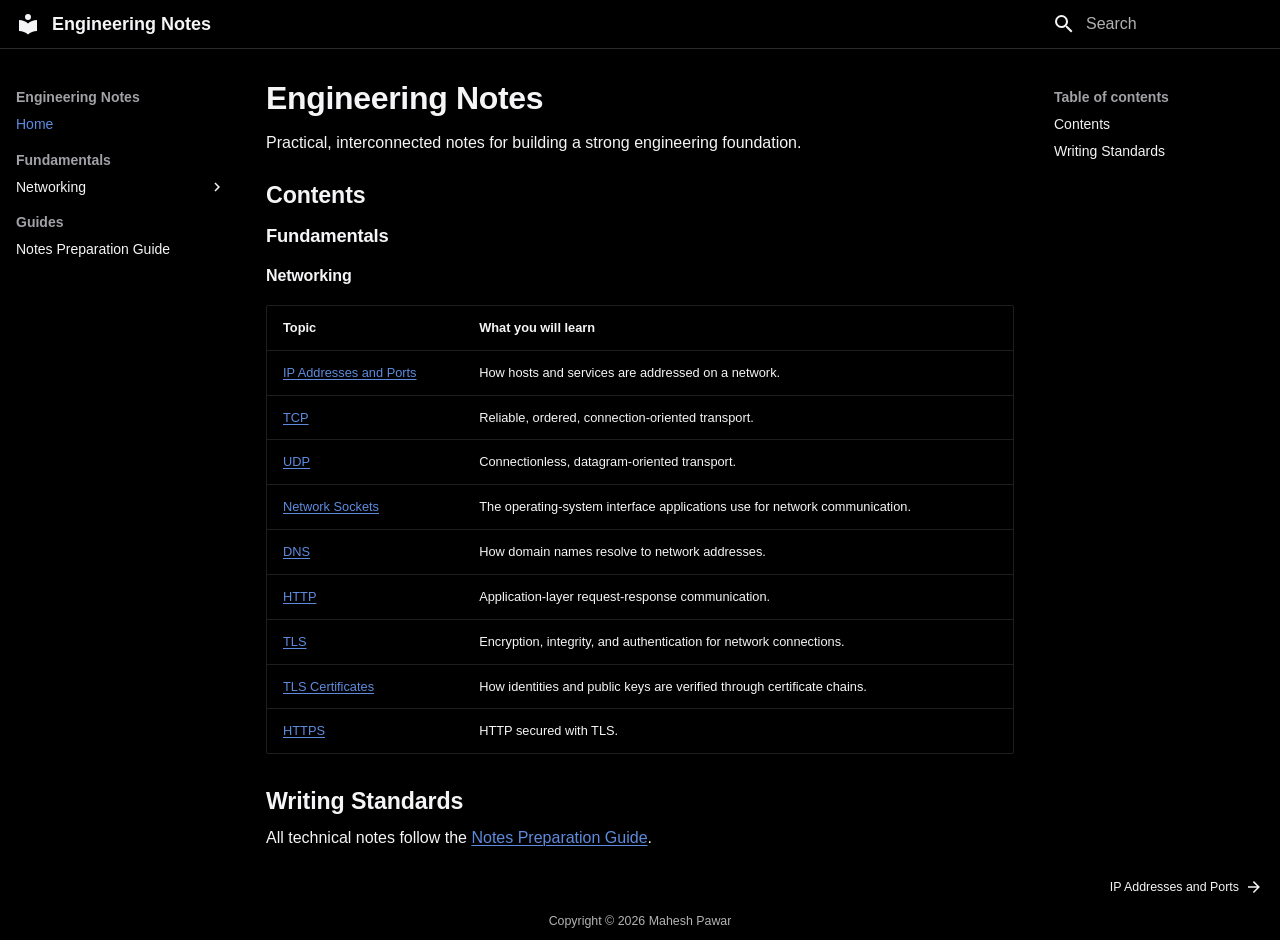
<file: index.html>
<!doctype html>
<html lang="en" class="no-js">
  <head>
    
      <meta charset="utf-8">
      <meta name="viewport" content="width=device-width,initial-scale=1">
      
        <meta name="description" content="Practical, interconnected notes for engineering foundations.">
      
      
        <meta name="author" content="Mahesh Pawar">
      
      
        <link rel="canonical" href="https://pawar-mahesh.github.io/engineering-notes/">
      
      
      
        <link rel="next" href="fundamentals/networking/ip-addresses-and-ports/">
      
      
        
      
      
      <link rel="icon" href="assets/images/favicon.png">
      <meta name="generator" content="mkdocs-1.6.1, mkdocs-material-9.8.0">
    
    
      
        <title>Engineering Notes</title>
      
    
    
      <link rel="stylesheet" href="assets/stylesheets/main.57a0d79d.min.css">
      
        
        <link rel="stylesheet" href="assets/stylesheets/palette.fb2fffe2.min.css">
      
      


    
    
      
    
    
      
    
    
      <link rel="stylesheet" href="assets/stylesheets/extra.css">
    
    <script>__md_scope=new URL(".",location),__md_hash=e=>[...e].reduce(((e,_)=>(e<<5)-e+_.charCodeAt(0)),0),__md_get=(e,_=localStorage,t=__md_scope)=>JSON.parse(_.getItem(t.pathname+"."+e)),__md_set=(e,_,t=localStorage,a=__md_scope)=>{try{t.setItem(a.pathname+"."+e,JSON.stringify(_))}catch(e){}}</script>
    
      

    
    
  </head>
  
  
    
    
    
    
    
    <body dir="ltr" data-md-color-scheme="slate" data-md-color-primary="black" data-md-color-accent="blue">
  
    
    <input class="md-toggle" data-md-toggle="drawer" type="checkbox" id="__drawer" autocomplete="off">
    <input class="md-toggle" data-md-toggle="search" type="checkbox" id="__search" autocomplete="off">
    <label class="md-overlay" for="__drawer"></label>
    <div data-md-component="skip">
      
        
        <a href="#engineering-notes" class="md-skip">
          Skip to content
        </a>
      
    </div>
    <div data-md-component="announce">
      
    </div>
    
    
      

  

<header class="md-header md-header--shadow" data-md-component="header">
  <nav class="md-header__inner md-grid" aria-label="Header">
    <a href="." title="Engineering Notes" class="md-header__button md-logo" aria-label="Engineering Notes" data-md-component="logo">
      
  
  <svg xmlns="http://www.w3.org/2000/svg" viewBox="0 0 24 24"><path d="M12 8a3 3 0 0 0 3-3 3 3 0 0 0-3-3 3 3 0 0 0-3 3 3 3 0 0 0 3 3m0 3.54C9.64 9.35 6.5 8 3 8v11c3.5 0 6.64 1.35 9 3.54 2.36-2.19 5.5-3.54 9-3.54V8c-3.5 0-6.64 1.35-9 3.54"/></svg>

    </a>
    <label class="md-header__button md-icon" for="__drawer">
      
      <svg xmlns="http://www.w3.org/2000/svg" viewBox="0 0 24 24"><path d="M3 6h18v2H3zm0 5h18v2H3zm0 5h18v2H3z"/></svg>
    </label>
    <div class="md-header__title" data-md-component="header-title">
      <div class="md-header__ellipsis">
        <div class="md-header__topic">
          <span class="md-ellipsis">
            Engineering Notes
          </span>
        </div>
        <div class="md-header__topic" data-md-component="header-topic">
          <span class="md-ellipsis">
            
              Home
            
          </span>
        </div>
      </div>
    </div>
    
      
    
    
    
    
      
      
        <label class="md-header__button md-icon" for="__search">
          
          <svg xmlns="http://www.w3.org/2000/svg" viewBox="0 0 24 24"><path d="M9.5 3A6.5 6.5 0 0 1 16 9.5c0 1.61-.59 3.09-1.56 4.23l.27.27h.79l5 5-1.5 1.5-5-5v-.79l-.27-.27A6.52 6.52 0 0 1 9.5 16 6.5 6.5 0 0 1 3 9.5 6.5 6.5 0 0 1 9.5 3m0 2C7 5 5 7 5 9.5S7 14 9.5 14 14 12 14 9.5 12 5 9.5 5"/></svg>
        </label>
        
<div class="md-search" data-md-component="search" role="dialog" aria-label="Search">
  <label class="md-search__overlay" for="__search"></label>
  <div class="md-search__inner" role="search">
    <form class="md-search__form" name="search">
      <input type="text" class="md-search__input" name="query" aria-label="Search" placeholder="Search" autocapitalize="off" autocorrect="off" autocomplete="off" spellcheck="false" data-md-component="search-query" required>
      <label class="md-search__icon md-icon" for="__search">
        
        <svg xmlns="http://www.w3.org/2000/svg" viewBox="0 0 24 24"><path d="M9.5 3A6.5 6.5 0 0 1 16 9.5c0 1.61-.59 3.09-1.56 4.23l.27.27h.79l5 5-1.5 1.5-5-5v-.79l-.27-.27A6.52 6.52 0 0 1 9.5 16 6.5 6.5 0 0 1 3 9.5 6.5 6.5 0 0 1 9.5 3m0 2C7 5 5 7 5 9.5S7 14 9.5 14 14 12 14 9.5 12 5 9.5 5"/></svg>
        
        <svg xmlns="http://www.w3.org/2000/svg" viewBox="0 0 24 24"><path d="M20 11v2H8l5.5 5.5-1.42 1.42L4.16 12l7.92-7.92L13.5 5.5 8 11z"/></svg>
      </label>
      <nav class="md-search__options" aria-label="Search">
        <button type="reset" class="md-search__icon md-icon" title="Clear" aria-label="Clear" tabindex="-1">
          
          <svg xmlns="http://www.w3.org/2000/svg" viewBox="0 0 24 24"><path d="M19 6.41 17.59 5 12 10.59 6.41 5 5 6.41 10.59 12 5 17.59 6.41 19 12 13.41 17.59 19 19 17.59 13.41 12z"/></svg>
        </button>
      </nav>
      
        <div class="md-search__suggest" data-md-component="search-suggest"></div>
      
    </form>
    <div class="md-search__output">
      <div class="md-search__scrollwrap" tabindex="0" data-md-scrollfix>
        <div class="md-search-result" data-md-component="search-result">
          <div class="md-search-result__meta">
            Initializing search
          </div>
          <ol class="md-search-result__list" role="presentation"></ol>
        </div>
      </div>
    </div>
  </div>
</div>
      
    
    
  </nav>
  
</header>
    
    <div class="md-container" data-md-component="container">
      
      
        
          
        
      
      <main class="md-main" data-md-component="main">
        <div class="md-main__inner md-grid">
          
            
              
              <div class="md-sidebar md-sidebar--primary" data-md-component="sidebar" data-md-type="navigation" >
                <div class="md-sidebar__scrollwrap">
                  <div class="md-sidebar__inner">
                    



<nav class="md-nav md-nav--primary" aria-label="Navigation" data-md-level="0">
  <label class="md-nav__title" for="__drawer">
    <a href="." title="Engineering Notes" class="md-nav__button md-logo" aria-label="Engineering Notes" data-md-component="logo">
      
  
  <svg xmlns="http://www.w3.org/2000/svg" viewBox="0 0 24 24"><path d="M12 8a3 3 0 0 0 3-3 3 3 0 0 0-3-3 3 3 0 0 0-3 3 3 3 0 0 0 3 3m0 3.54C9.64 9.35 6.5 8 3 8v11c3.5 0 6.64 1.35 9 3.54 2.36-2.19 5.5-3.54 9-3.54V8c-3.5 0-6.64 1.35-9 3.54"/></svg>

    </a>
    Engineering Notes
  </label>
  
  <ul class="md-nav__list" data-md-scrollfix>
    
      
      
  
  
    
  
  
  
    <li class="md-nav__item md-nav__item--active">
      
      <input class="md-nav__toggle md-toggle" type="checkbox" id="__toc">
      
      
        
      
      
        <label class="md-nav__link md-nav__link--active" for="__toc">
          
  
  
  <span class="md-ellipsis">
    
  
    Home
  

    
  </span>
  
  

          <span class="md-nav__icon md-icon"></span>
        </label>
      
      <a href="." class="md-nav__link md-nav__link--active">
        
  
  
  <span class="md-ellipsis">
    
  
    Home
  

    
  </span>
  
  

      </a>
      
        

<nav class="md-nav md-nav--secondary" aria-label="Table of contents">
  
  
  
    
  
  
    <label class="md-nav__title" for="__toc">
      <span class="md-nav__icon md-icon"></span>
      Table of contents
    </label>
    <ul class="md-nav__list" data-md-component="toc" data-md-scrollfix>
      
        <li class="md-nav__item">
  <a href="#contents" class="md-nav__link">
    <span class="md-ellipsis">
      
        Contents
      
    </span>
  </a>
  
</li>
      
        <li class="md-nav__item">
  <a href="#writing-standards" class="md-nav__link">
    <span class="md-ellipsis">
      
        Writing Standards
      
    </span>
  </a>
  
</li>
      
    </ul>
  
</nav>
      
    </li>
  

    
      
      
  
  
  
  
    
    
    
    
      
        
        
      
    
    
    <li class="md-nav__item md-nav__item--section md-nav__item--nested">
      
        
        
        <input class="md-nav__toggle md-toggle " type="checkbox" id="__nav_2" >
        
          
          <label class="md-nav__link" for="__nav_2" id="__nav_2_label" tabindex="">
            
  
  
  <span class="md-ellipsis">
    
  
    Fundamentals
  

    
  </span>
  
  

            <span class="md-nav__icon md-icon"></span>
          </label>
        
        <nav class="md-nav" data-md-level="1" aria-labelledby="__nav_2_label" aria-expanded="false">
          <label class="md-nav__title" for="__nav_2">
            <span class="md-nav__icon md-icon"></span>
            
  
    Fundamentals
  

          </label>
          <ul class="md-nav__list" data-md-scrollfix>
            
              
                
  
  
  
  
    
    
    
    
      
    
    
    <li class="md-nav__item md-nav__item--nested">
      
        
        
        <input class="md-nav__toggle md-toggle " type="checkbox" id="__nav_2_1" >
        
          
          <label class="md-nav__link" for="__nav_2_1" id="__nav_2_1_label" tabindex="0">
            
  
  
  <span class="md-ellipsis">
    
  
    Networking
  

    
  </span>
  
  

            <span class="md-nav__icon md-icon"></span>
          </label>
        
        <nav class="md-nav" data-md-level="2" aria-labelledby="__nav_2_1_label" aria-expanded="false">
          <label class="md-nav__title" for="__nav_2_1">
            <span class="md-nav__icon md-icon"></span>
            
  
    Networking
  

          </label>
          <ul class="md-nav__list" data-md-scrollfix>
            
              
                
  
  
  
  
    <li class="md-nav__item">
      <a href="fundamentals/networking/ip-addresses-and-ports/" class="md-nav__link">
        
  
  
  <span class="md-ellipsis">
    
  
    IP Addresses and Ports
  

    
  </span>
  
  

      </a>
    </li>
  

              
            
              
                
  
  
  
  
    <li class="md-nav__item">
      <a href="fundamentals/networking/tcp/" class="md-nav__link">
        
  
  
  <span class="md-ellipsis">
    
  
    TCP
  

    
  </span>
  
  

      </a>
    </li>
  

              
            
              
                
  
  
  
  
    <li class="md-nav__item">
      <a href="fundamentals/networking/udp/" class="md-nav__link">
        
  
  
  <span class="md-ellipsis">
    
  
    UDP
  

    
  </span>
  
  

      </a>
    </li>
  

              
            
              
                
  
  
  
  
    <li class="md-nav__item">
      <a href="fundamentals/networking/sockets/" class="md-nav__link">
        
  
  
  <span class="md-ellipsis">
    
  
    Network Sockets
  

    
  </span>
  
  

      </a>
    </li>
  

              
            
              
                
  
  
  
  
    <li class="md-nav__item">
      <a href="fundamentals/networking/dns/" class="md-nav__link">
        
  
  
  <span class="md-ellipsis">
    
  
    DNS
  

    
  </span>
  
  

      </a>
    </li>
  

              
            
              
                
  
  
  
  
    <li class="md-nav__item">
      <a href="fundamentals/networking/http/" class="md-nav__link">
        
  
  
  <span class="md-ellipsis">
    
  
    HTTP
  

    
  </span>
  
  

      </a>
    </li>
  

              
            
              
                
  
  
  
  
    <li class="md-nav__item">
      <a href="fundamentals/networking/tls/" class="md-nav__link">
        
  
  
  <span class="md-ellipsis">
    
  
    TLS
  

    
  </span>
  
  

      </a>
    </li>
  

              
            
              
                
  
  
  
  
    <li class="md-nav__item">
      <a href="fundamentals/networking/certificates/" class="md-nav__link">
        
  
  
  <span class="md-ellipsis">
    
  
    TLS Certificates
  

    
  </span>
  
  

      </a>
    </li>
  

              
            
              
                
  
  
  
  
    <li class="md-nav__item">
      <a href="fundamentals/networking/https/" class="md-nav__link">
        
  
  
  <span class="md-ellipsis">
    
  
    HTTPS
  

    
  </span>
  
  

      </a>
    </li>
  

              
            
          </ul>
        </nav>
      
    </li>
  

              
            
          </ul>
        </nav>
      
    </li>
  

    
      
      
  
  
  
  
    
    
    
    
      
        
        
      
    
    
    <li class="md-nav__item md-nav__item--section md-nav__item--nested">
      
        
        
        <input class="md-nav__toggle md-toggle " type="checkbox" id="__nav_3" >
        
          
          <label class="md-nav__link" for="__nav_3" id="__nav_3_label" tabindex="">
            
  
  
  <span class="md-ellipsis">
    
  
    Guides
  

    
  </span>
  
  

            <span class="md-nav__icon md-icon"></span>
          </label>
        
        <nav class="md-nav" data-md-level="1" aria-labelledby="__nav_3_label" aria-expanded="false">
          <label class="md-nav__title" for="__nav_3">
            <span class="md-nav__icon md-icon"></span>
            
  
    Guides
  

          </label>
          <ul class="md-nav__list" data-md-scrollfix>
            
              
                
  
  
  
  
    <li class="md-nav__item">
      <a href="guides/notes-guide/" class="md-nav__link">
        
  
  
  <span class="md-ellipsis">
    
  
    Notes Preparation Guide
  

    
  </span>
  
  

      </a>
    </li>
  

              
            
          </ul>
        </nav>
      
    </li>
  

    
  </ul>
</nav>
                  </div>
                </div>
              </div>
            
            
              
              <div class="md-sidebar md-sidebar--secondary" data-md-component="sidebar" data-md-type="toc" >
                <div class="md-sidebar__scrollwrap">
                  <div class="md-sidebar__inner">
                    

<nav class="md-nav md-nav--secondary" aria-label="Table of contents">
  
  
  
    
  
  
    <label class="md-nav__title" for="__toc">
      <span class="md-nav__icon md-icon"></span>
      Table of contents
    </label>
    <ul class="md-nav__list" data-md-component="toc" data-md-scrollfix>
      
        <li class="md-nav__item">
  <a href="#contents" class="md-nav__link">
    <span class="md-ellipsis">
      
        Contents
      
    </span>
  </a>
  
</li>
      
        <li class="md-nav__item">
  <a href="#writing-standards" class="md-nav__link">
    <span class="md-ellipsis">
      
        Writing Standards
      
    </span>
  </a>
  
</li>
      
    </ul>
  
</nav>
                  </div>
                </div>
              </div>
            
          
          
            <div class="md-content" data-md-component="content">
              
              <article class="md-content__inner md-typeset">
                
                  



<h1 id="engineering-notes">Engineering Notes</h1>
<p>Practical, interconnected notes for building a strong engineering foundation.</p>
<h2 id="contents">Contents</h2>
<h3 id="fundamentals">Fundamentals</h3>
<h4 id="networking">Networking</h4>
<table>
<thead>
<tr>
<th>Topic</th>
<th>What you will learn</th>
</tr>
</thead>
<tbody>
<tr>
<td><a href="fundamentals/networking/ip-addresses-and-ports/">IP Addresses and Ports</a></td>
<td>How hosts and services are addressed on a network.</td>
</tr>
<tr>
<td><a href="fundamentals/networking/tcp/">TCP</a></td>
<td>Reliable, ordered, connection-oriented transport.</td>
</tr>
<tr>
<td><a href="fundamentals/networking/udp/">UDP</a></td>
<td>Connectionless, datagram-oriented transport.</td>
</tr>
<tr>
<td><a href="fundamentals/networking/sockets/">Network Sockets</a></td>
<td>The operating-system interface applications use for network communication.</td>
</tr>
<tr>
<td><a href="fundamentals/networking/dns/">DNS</a></td>
<td>How domain names resolve to network addresses.</td>
</tr>
<tr>
<td><a href="fundamentals/networking/http/">HTTP</a></td>
<td>Application-layer request-response communication.</td>
</tr>
<tr>
<td><a href="fundamentals/networking/tls/">TLS</a></td>
<td>Encryption, integrity, and authentication for network connections.</td>
</tr>
<tr>
<td><a href="fundamentals/networking/certificates/">TLS Certificates</a></td>
<td>How identities and public keys are verified through certificate chains.</td>
</tr>
<tr>
<td><a href="fundamentals/networking/https/">HTTPS</a></td>
<td>HTTP secured with TLS.</td>
</tr>
</tbody>
</table>
<h2 id="writing-standards">Writing Standards</h2>
<p>All technical notes follow the <a href="guides/notes-guide/">Notes Preparation Guide</a>.</p>












                
              </article>
            </div>
          
          
<script>var target=document.getElementById(location.hash.slice(1));target&&target.name&&(target.checked=target.name.startsWith("__tabbed_"))</script>
        </div>
        
          <button type="button" class="md-top md-icon" data-md-component="top" hidden>
  
  <svg xmlns="http://www.w3.org/2000/svg" viewBox="0 0 24 24"><path d="M13 20h-2V8l-5.5 5.5-1.42-1.42L12 4.16l7.92 7.92-1.42 1.42L13 8z"/></svg>
  Back to top
</button>
        
      </main>
      
        <footer class="md-footer">
  
    
      
      <nav class="md-footer__inner md-grid" aria-label="Footer" >
        
        
          
          <a href="fundamentals/networking/ip-addresses-and-ports/" class="md-footer__link md-footer__link--next" aria-label="Next: IP Addresses and Ports">
            <div class="md-footer__title">
              <span class="md-footer__direction">
                Next
              </span>
              <div class="md-ellipsis">
                IP Addresses and Ports
              </div>
            </div>
            <div class="md-footer__button md-icon">
              
              <svg xmlns="http://www.w3.org/2000/svg" viewBox="0 0 24 24"><path d="M4 11v2h12l-5.5 5.5 1.42 1.42L19.84 12l-7.92-7.92L10.5 5.5 16 11z"/></svg>
            </div>
          </a>
        
      </nav>
    
  
  <div class="md-footer-meta md-typeset">
    <div class="md-footer-meta__inner md-grid">
      <div class="md-copyright">
  
    <div class="md-copyright__highlight">
      Copyright &copy; <span data-current-year></span> Mahesh Pawar
    </div>
  
  
</div>
      
    </div>
  </div>
</footer>
      
    </div>
    <div class="md-dialog" data-md-component="dialog">
      <div class="md-dialog__inner md-typeset"></div>
    </div>
    
    
    
      
      
      <script id="__config" type="application/json">{"annotate": null, "base": ".", "features": ["navigation.sections", "navigation.top", "navigation.footer", "toc.follow", "search.highlight", "search.suggest", "content.code.copy"], "search": "assets/javascripts/workers/search.a7633da7.min.js", "tags": null, "translations": {"clipboard.copied": "Copied to clipboard", "clipboard.copy": "Copy to clipboard", "search.result.more.one": "1 more on this page", "search.result.more.other": "# more on this page", "search.result.none": "No matching documents", "search.result.one": "1 matching document", "search.result.other": "# matching documents", "search.result.placeholder": "Type to start searching", "search.result.term.missing": "Missing", "select.version": "Select version"}, "version": null}</script>
    
    
      <script src="assets/javascripts/bundle.c21346df.min.js"></script>
      
        <script src="assets/javascripts/site.js"></script>
      
    
  </body>
</html>
</file>
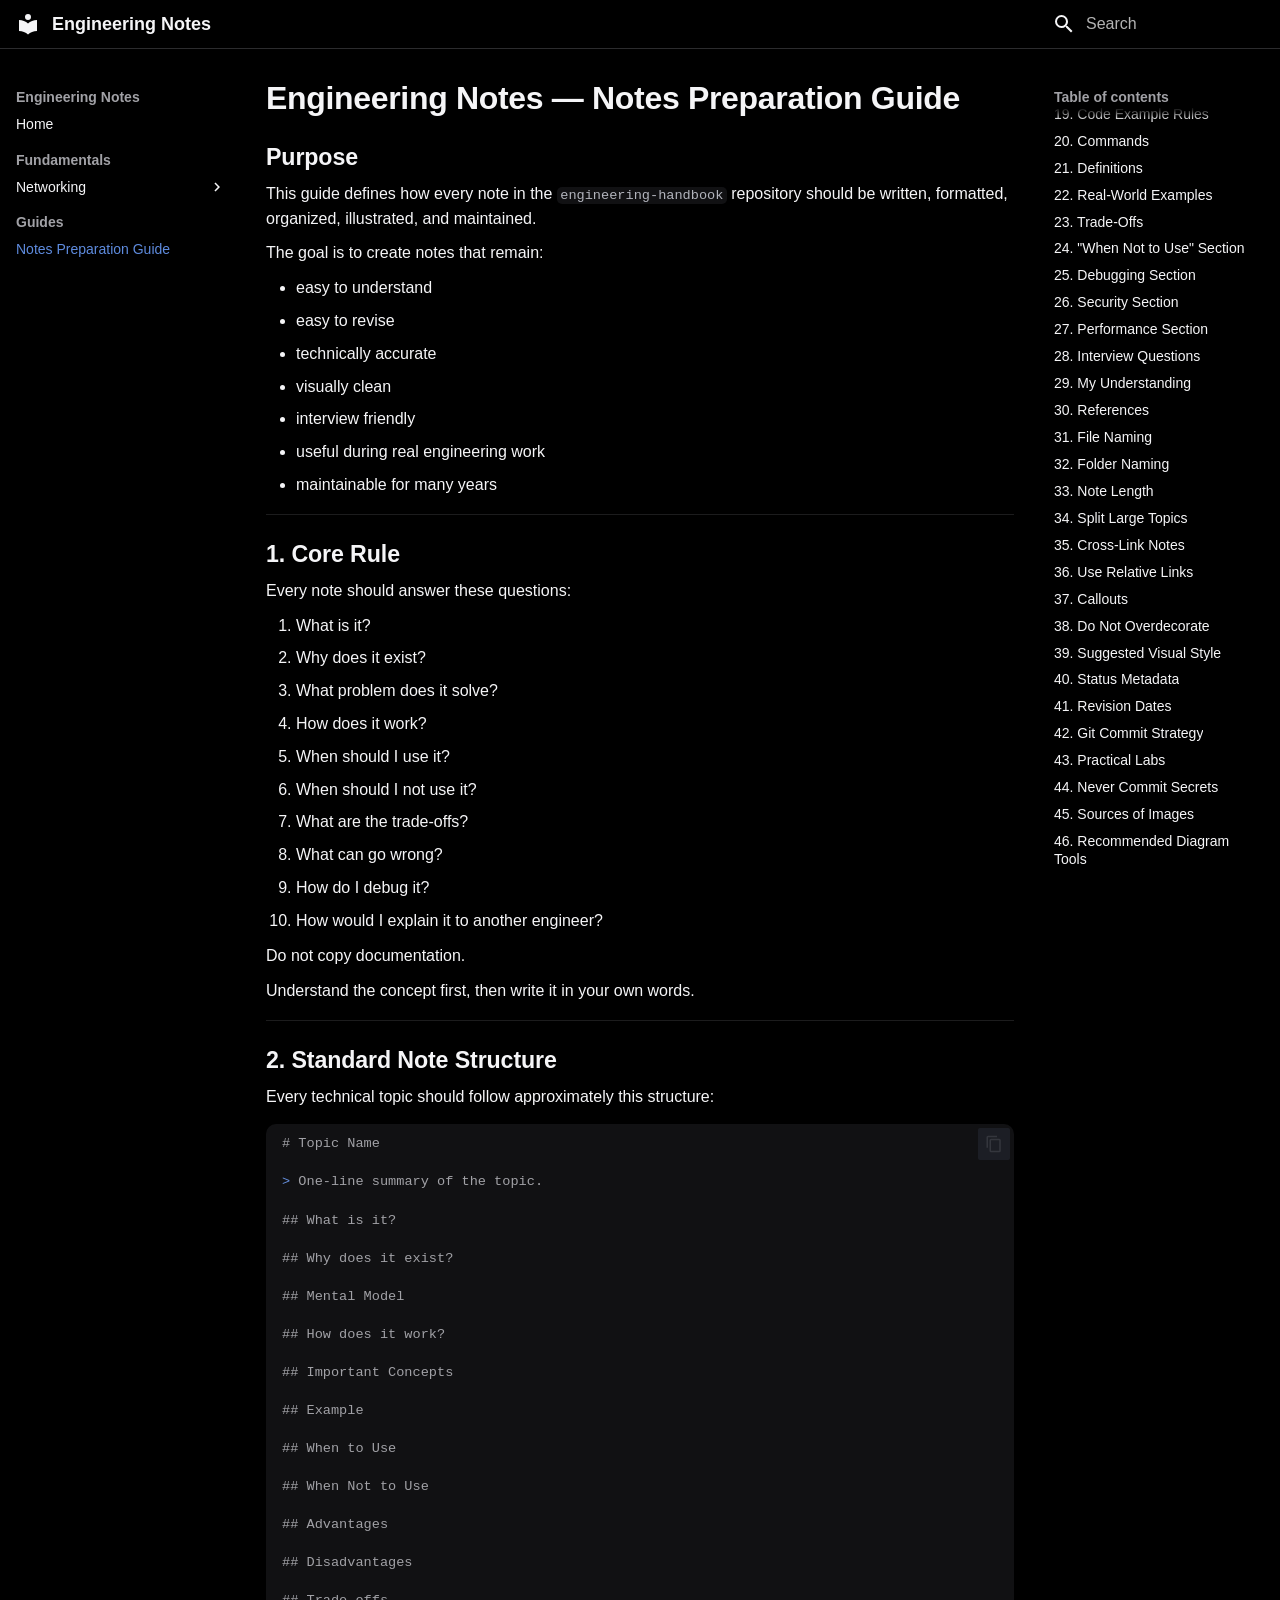
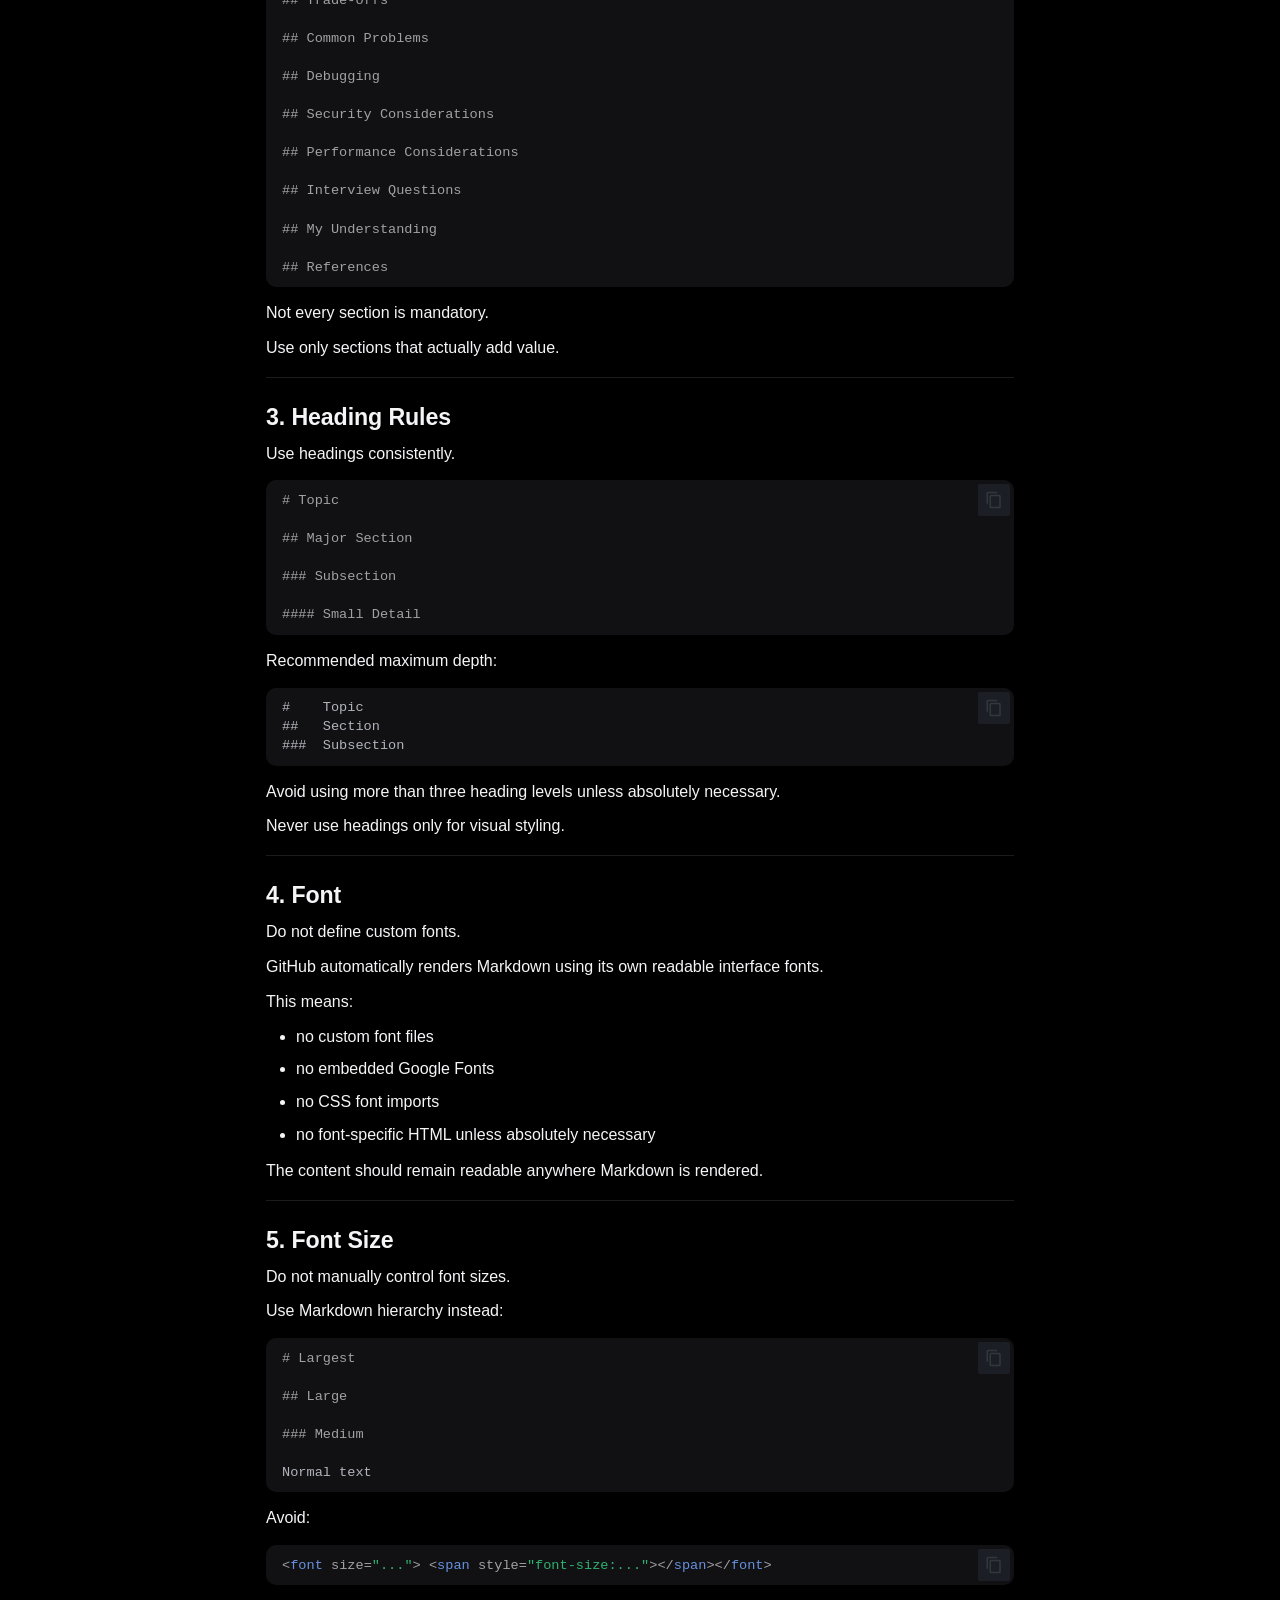
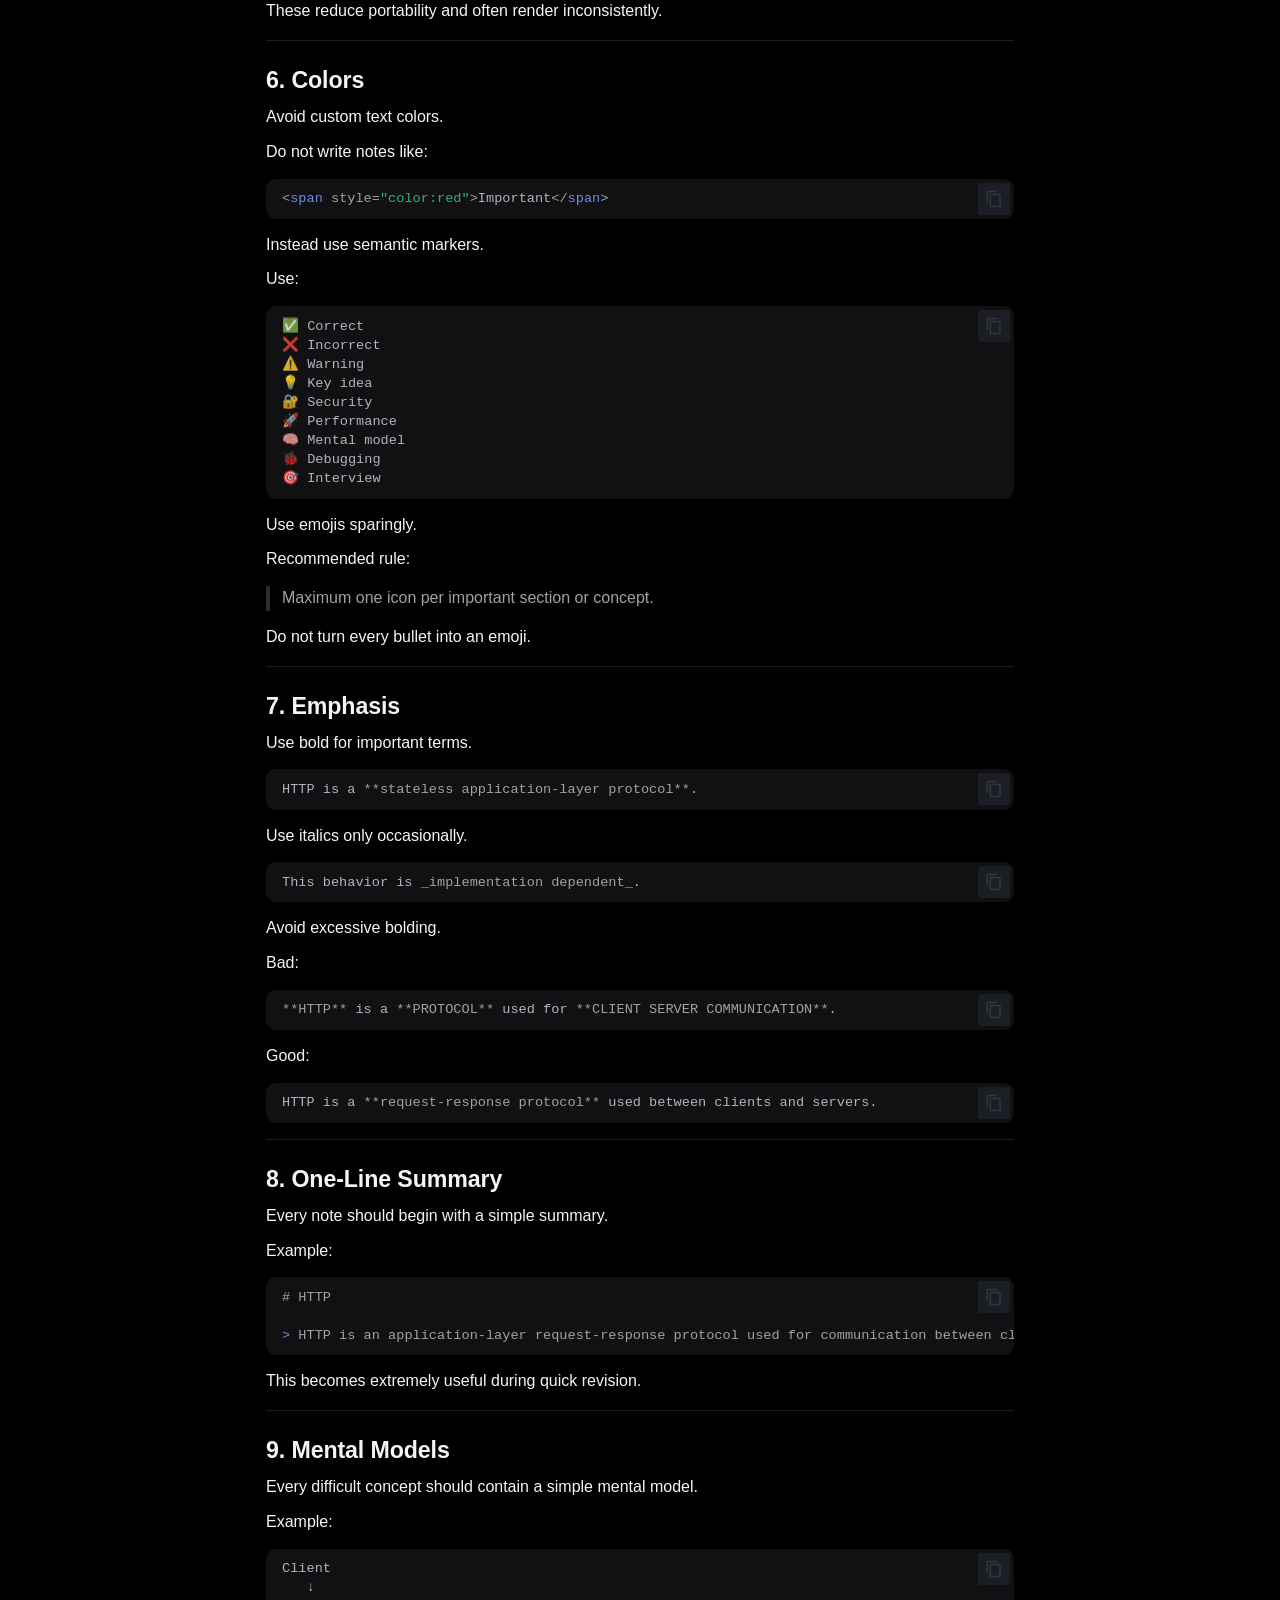
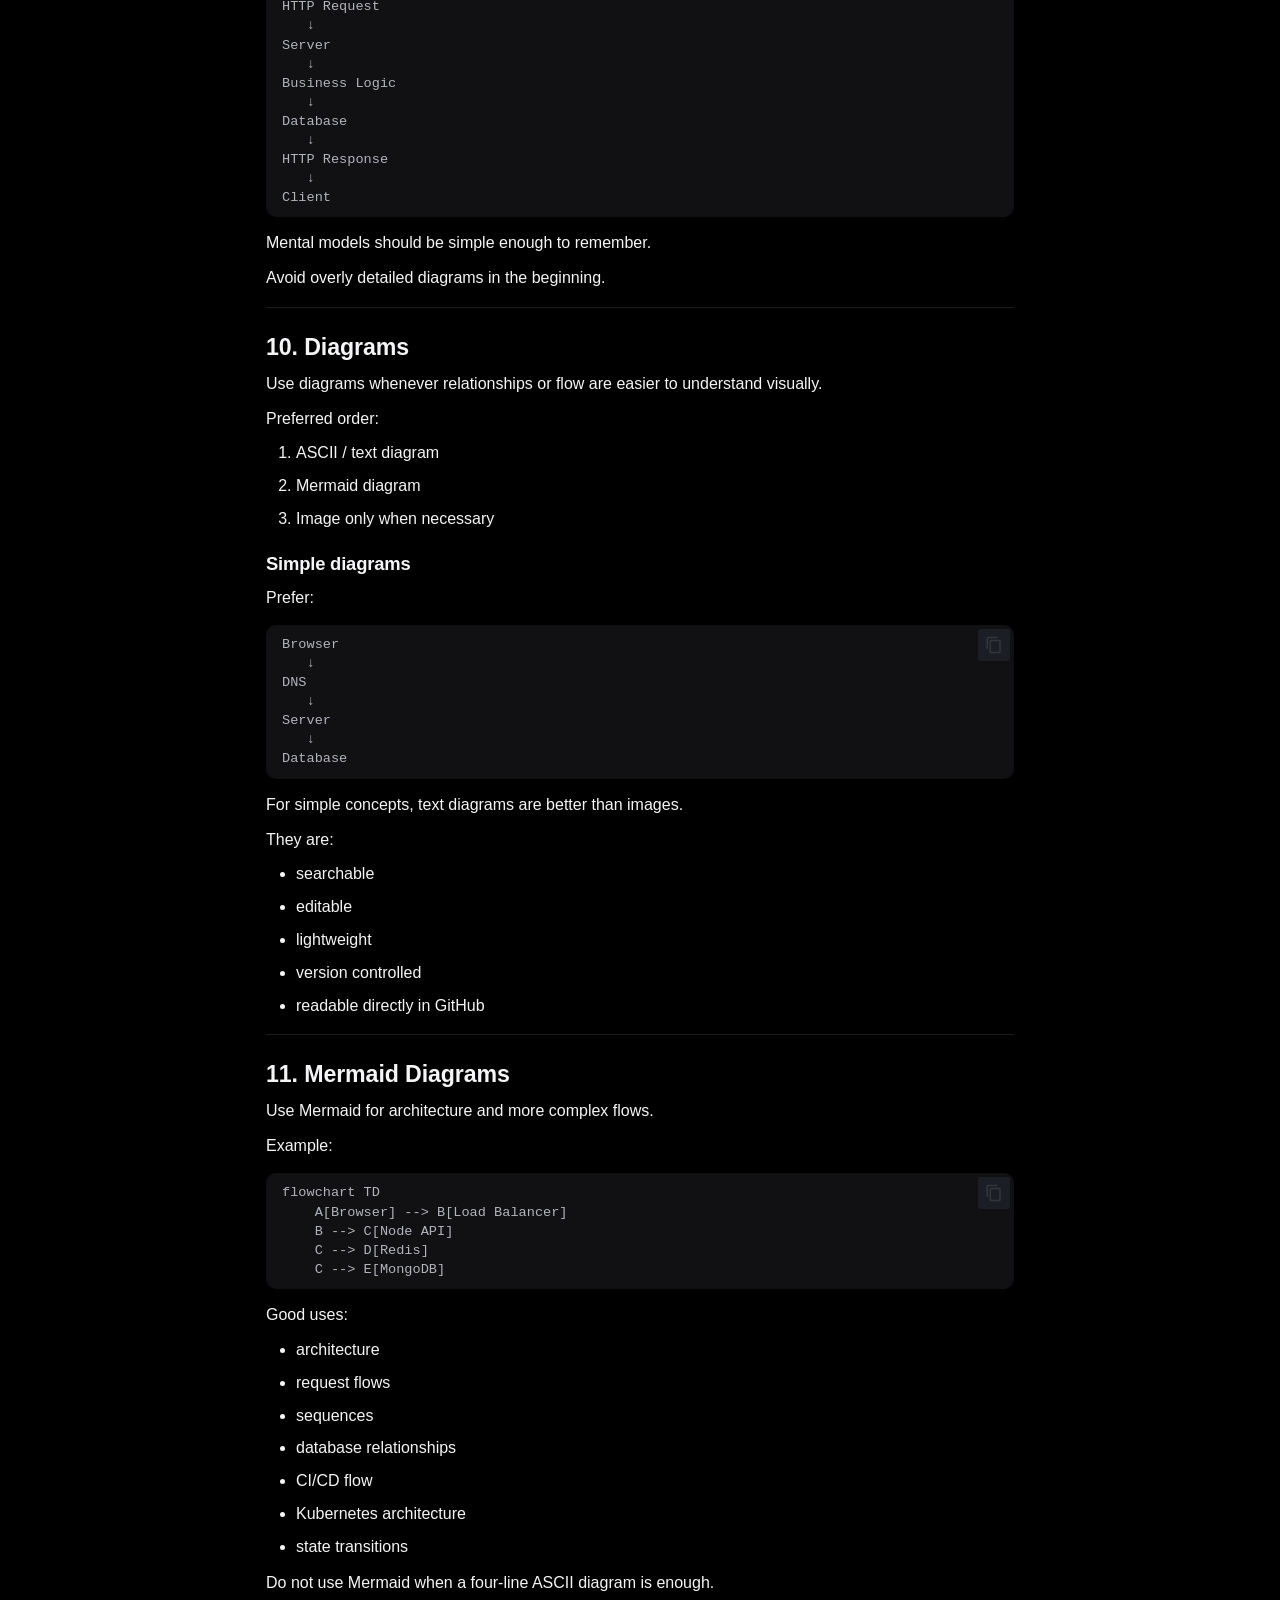
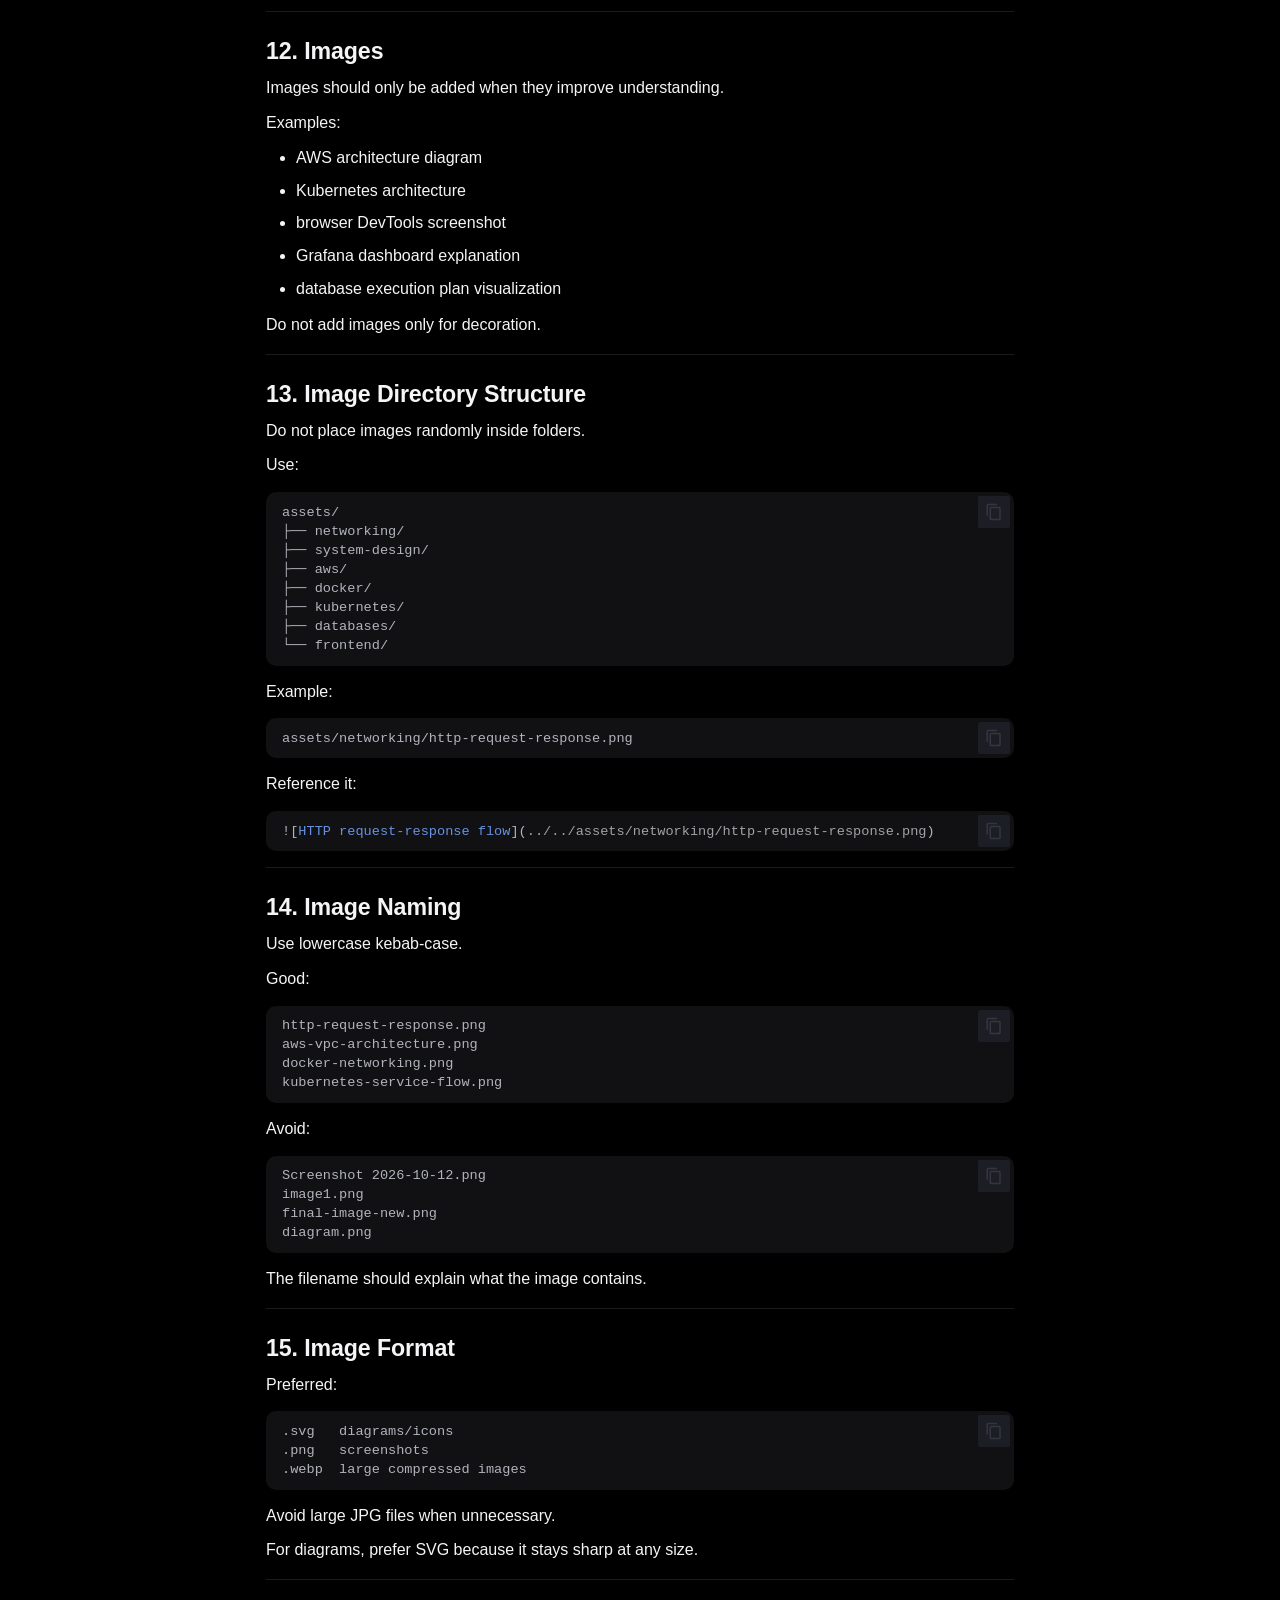
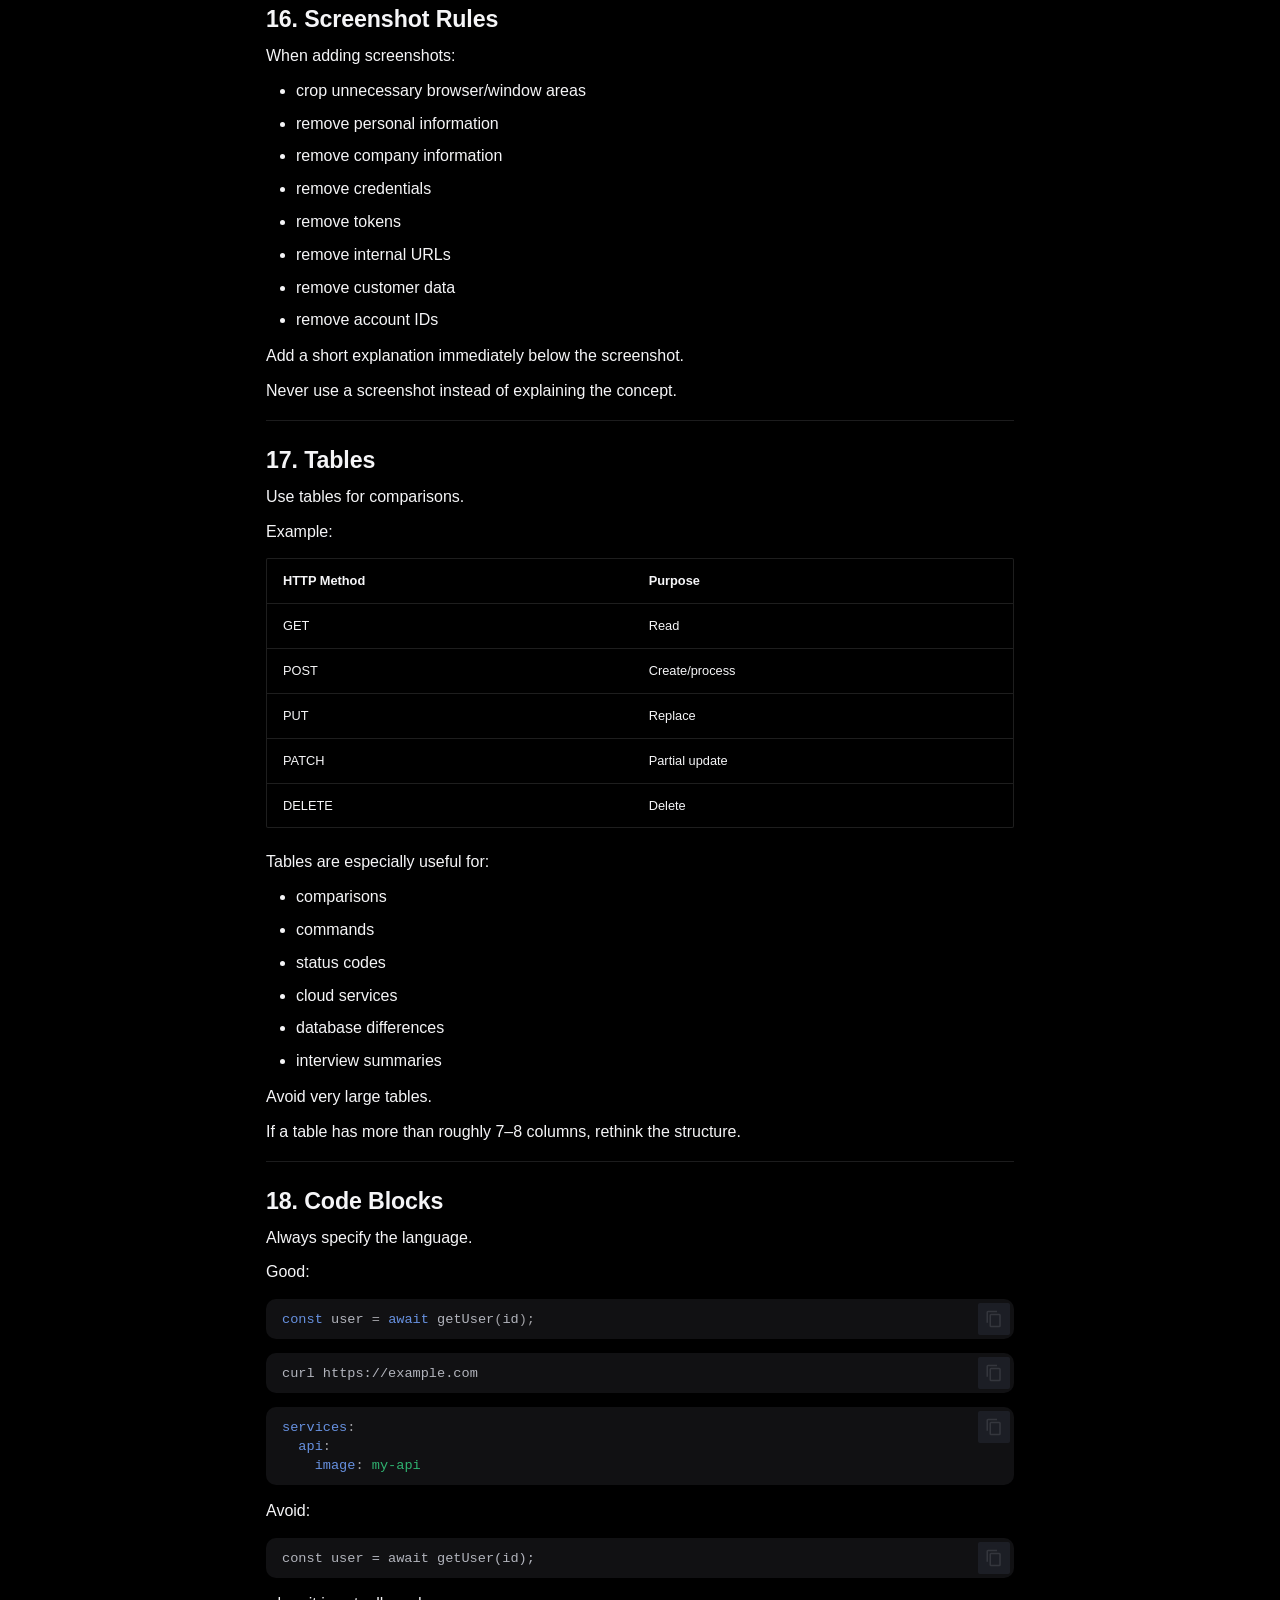
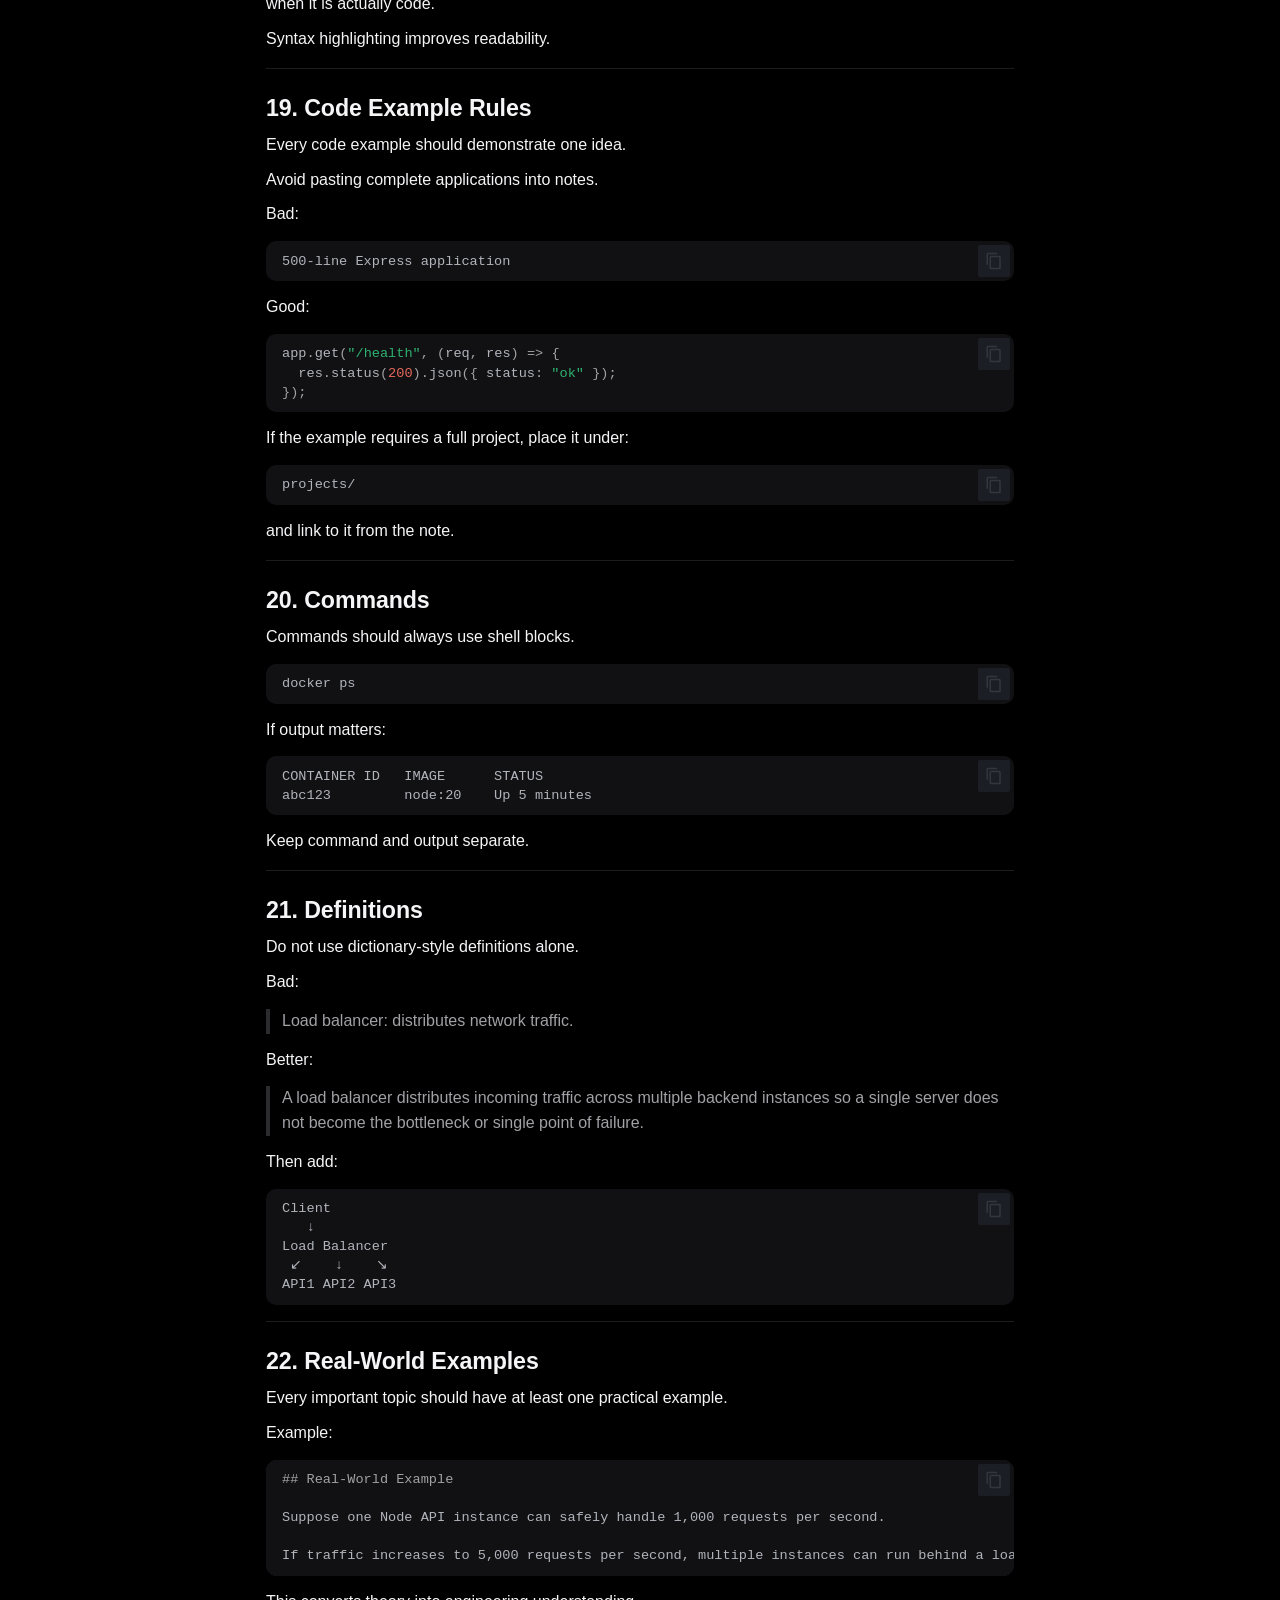
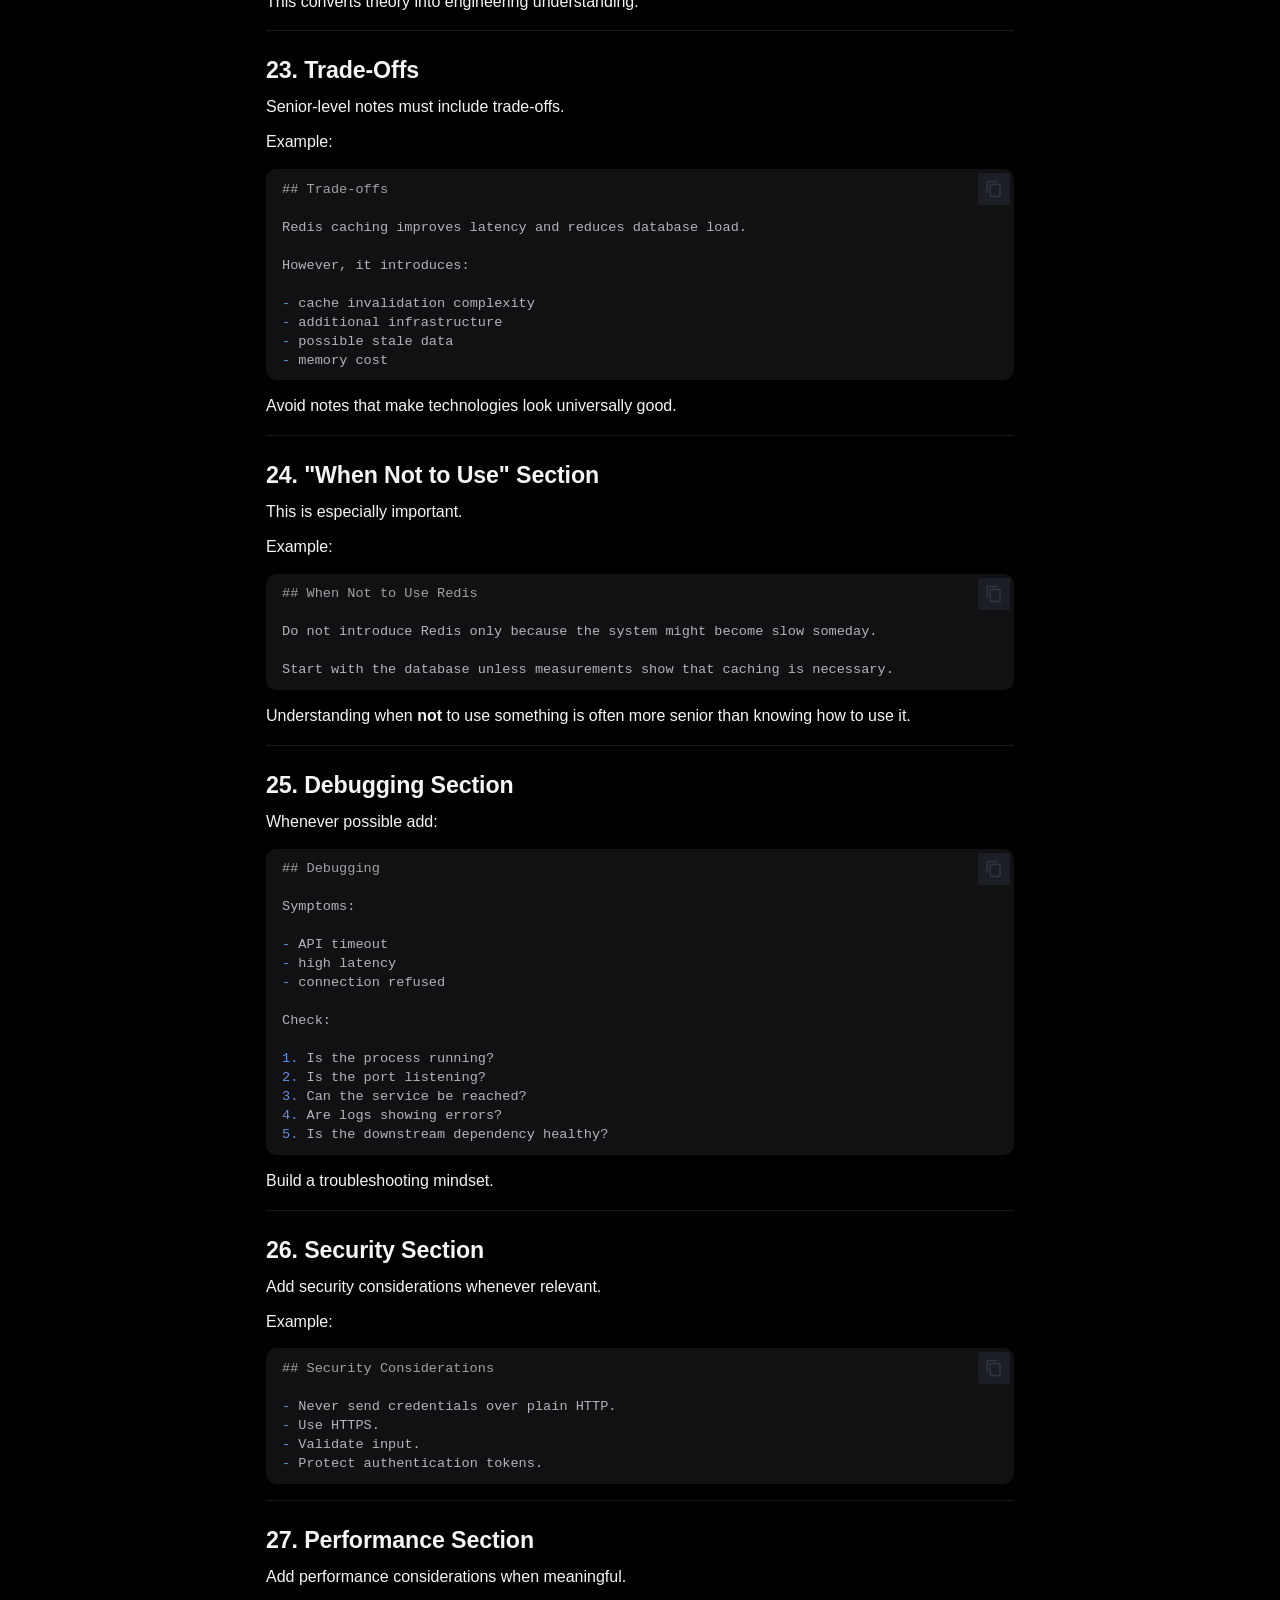
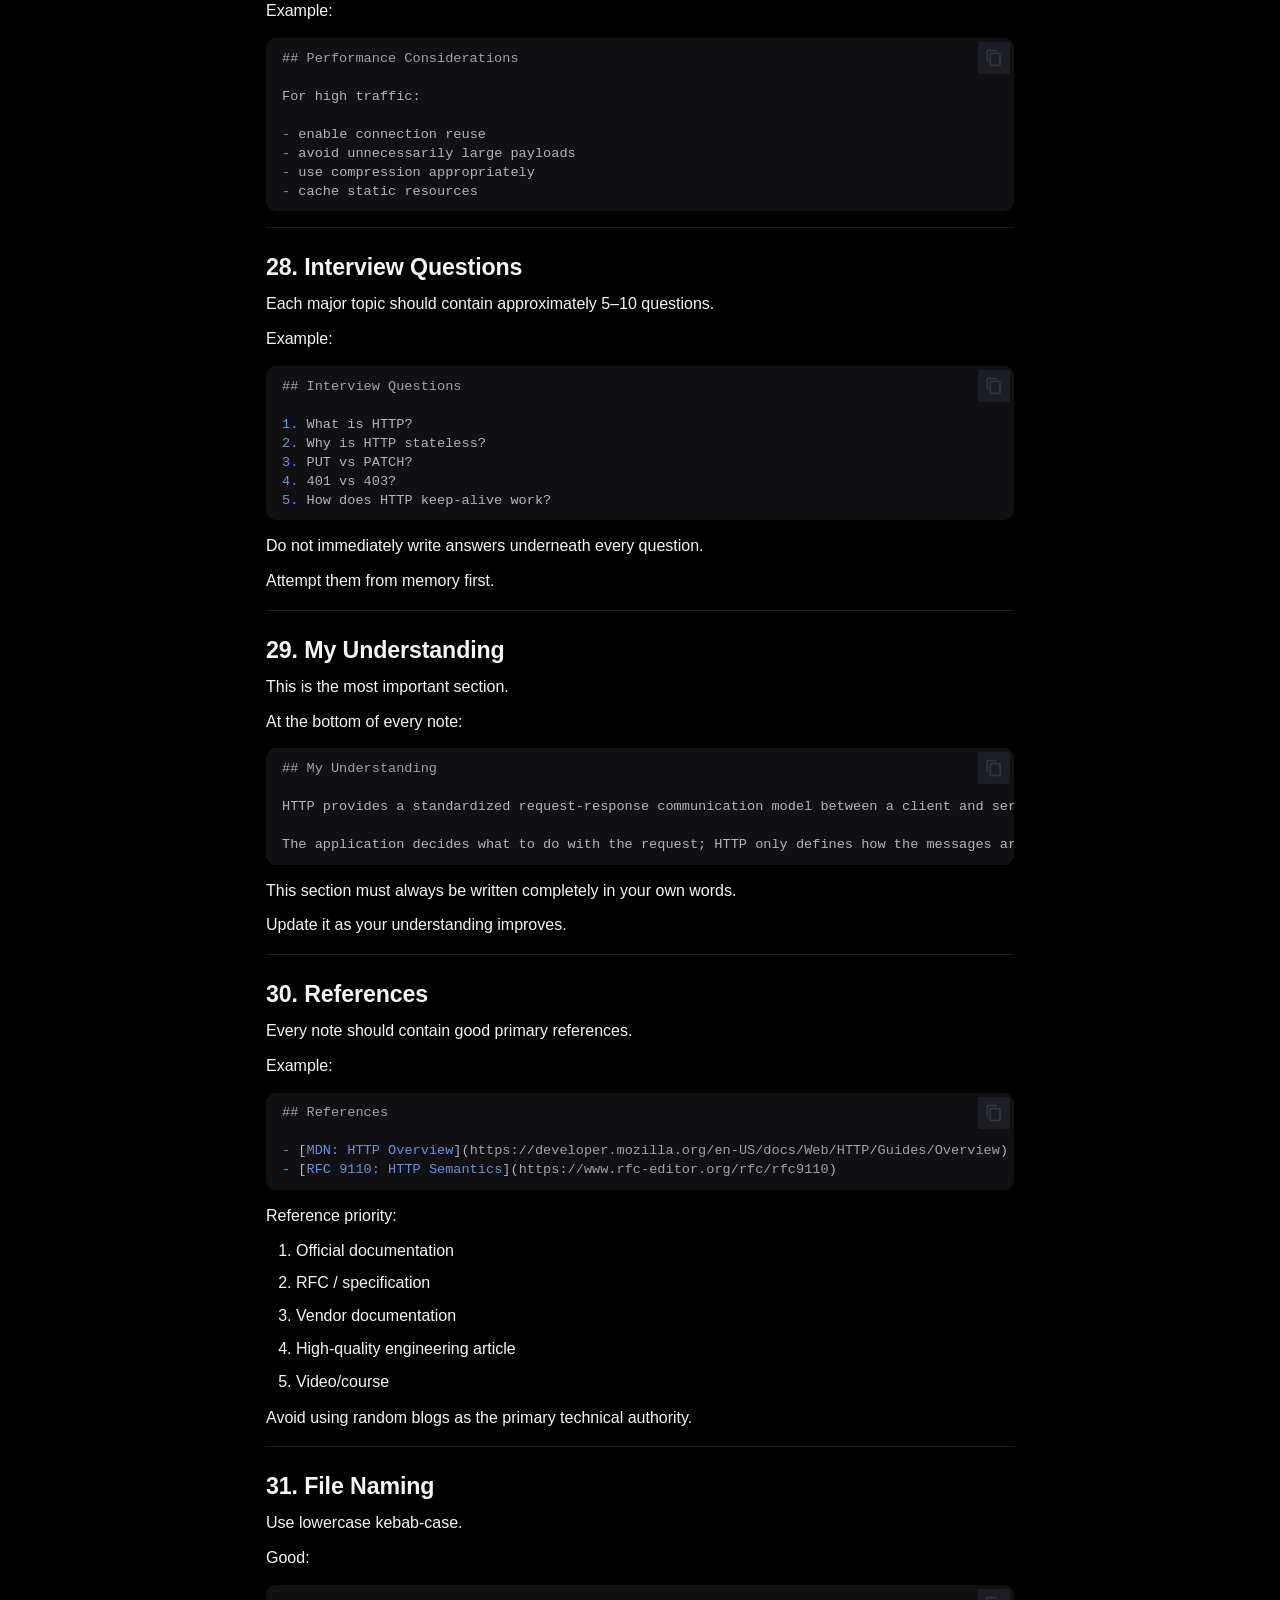
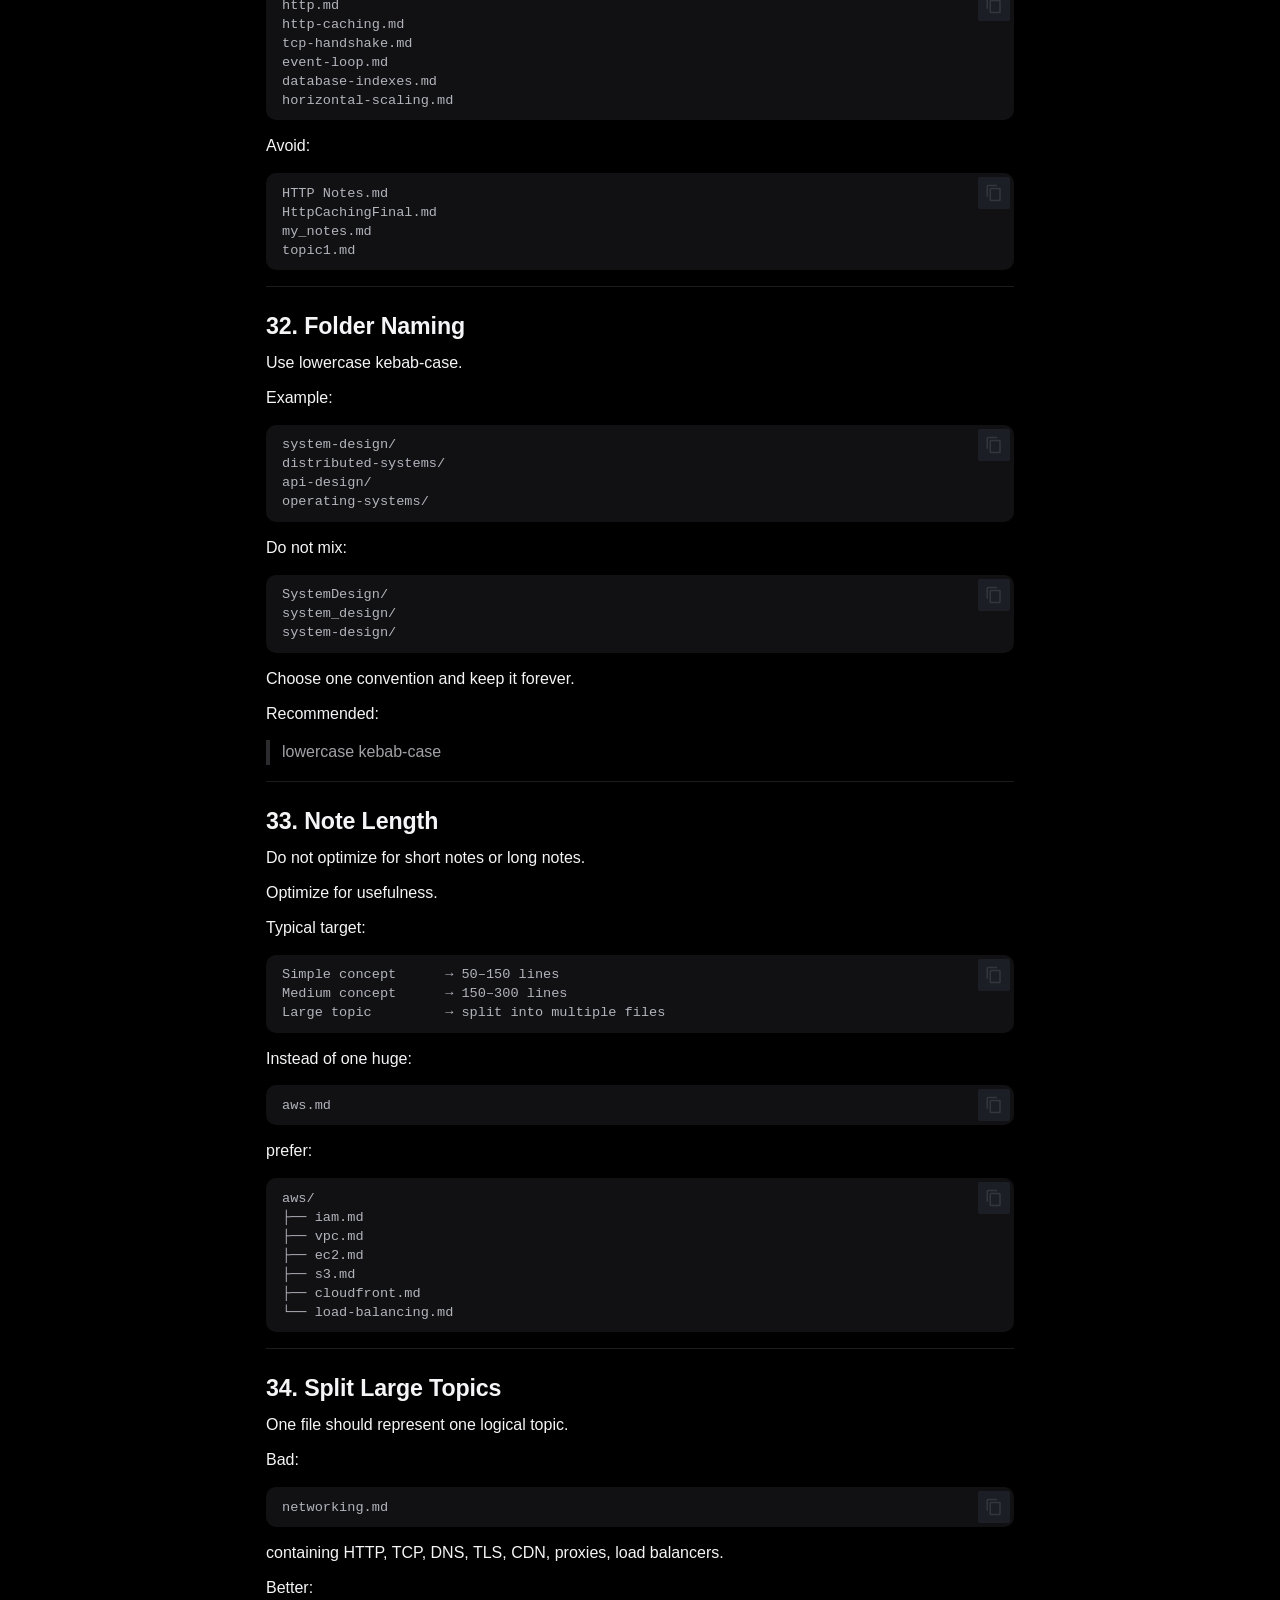
<file: guides/notes-guide/index.html>
<!doctype html>
<html lang="en" class="no-js">
  <head>
    
      <meta charset="utf-8">
      <meta name="viewport" content="width=device-width,initial-scale=1">
      
        <meta name="description" content="Practical, interconnected notes for engineering foundations.">
      
      
        <meta name="author" content="Mahesh Pawar">
      
      
        <link rel="canonical" href="https://pawar-mahesh.github.io/engineering-notes/guides/notes-guide/">
      
      
        <link rel="prev" href="../../fundamentals/networking/https/">
      
      
      
        
      
      
      <link rel="icon" href="../../assets/images/favicon.png">
      <meta name="generator" content="mkdocs-1.6.1, mkdocs-material-9.8.0">
    
    
      
        <title>Notes Preparation Guide - Engineering Notes</title>
      
    
    
      <link rel="stylesheet" href="../../assets/stylesheets/main.57a0d79d.min.css">
      
        
        <link rel="stylesheet" href="../../assets/stylesheets/palette.fb2fffe2.min.css">
      
      


    
    
      
    
    
      
    
    
      <link rel="stylesheet" href="../../assets/stylesheets/extra.css">
    
    <script>__md_scope=new URL("../..",location),__md_hash=e=>[...e].reduce(((e,_)=>(e<<5)-e+_.charCodeAt(0)),0),__md_get=(e,_=localStorage,t=__md_scope)=>JSON.parse(_.getItem(t.pathname+"."+e)),__md_set=(e,_,t=localStorage,a=__md_scope)=>{try{t.setItem(a.pathname+"."+e,JSON.stringify(_))}catch(e){}}</script>
    
      

    
    
  </head>
  
  
    
    
    
    
    
    <body dir="ltr" data-md-color-scheme="slate" data-md-color-primary="black" data-md-color-accent="blue">
  
    
    <input class="md-toggle" data-md-toggle="drawer" type="checkbox" id="__drawer" autocomplete="off">
    <input class="md-toggle" data-md-toggle="search" type="checkbox" id="__search" autocomplete="off">
    <label class="md-overlay" for="__drawer"></label>
    <div data-md-component="skip">
      
        
        <a href="#engineering-notes-notes-preparation-guide" class="md-skip">
          Skip to content
        </a>
      
    </div>
    <div data-md-component="announce">
      
    </div>
    
    
      

  

<header class="md-header md-header--shadow" data-md-component="header">
  <nav class="md-header__inner md-grid" aria-label="Header">
    <a href="../.." title="Engineering Notes" class="md-header__button md-logo" aria-label="Engineering Notes" data-md-component="logo">
      
  
  <svg xmlns="http://www.w3.org/2000/svg" viewBox="0 0 24 24"><path d="M12 8a3 3 0 0 0 3-3 3 3 0 0 0-3-3 3 3 0 0 0-3 3 3 3 0 0 0 3 3m0 3.54C9.64 9.35 6.5 8 3 8v11c3.5 0 6.64 1.35 9 3.54 2.36-2.19 5.5-3.54 9-3.54V8c-3.5 0-6.64 1.35-9 3.54"/></svg>

    </a>
    <label class="md-header__button md-icon" for="__drawer">
      
      <svg xmlns="http://www.w3.org/2000/svg" viewBox="0 0 24 24"><path d="M3 6h18v2H3zm0 5h18v2H3zm0 5h18v2H3z"/></svg>
    </label>
    <div class="md-header__title" data-md-component="header-title">
      <div class="md-header__ellipsis">
        <div class="md-header__topic">
          <span class="md-ellipsis">
            Engineering Notes
          </span>
        </div>
        <div class="md-header__topic" data-md-component="header-topic">
          <span class="md-ellipsis">
            
              Notes Preparation Guide
            
          </span>
        </div>
      </div>
    </div>
    
      
    
    
    
    
      
      
        <label class="md-header__button md-icon" for="__search">
          
          <svg xmlns="http://www.w3.org/2000/svg" viewBox="0 0 24 24"><path d="M9.5 3A6.5 6.5 0 0 1 16 9.5c0 1.61-.59 3.09-1.56 4.23l.27.27h.79l5 5-1.5 1.5-5-5v-.79l-.27-.27A6.52 6.52 0 0 1 9.5 16 6.5 6.5 0 0 1 3 9.5 6.5 6.5 0 0 1 9.5 3m0 2C7 5 5 7 5 9.5S7 14 9.5 14 14 12 14 9.5 12 5 9.5 5"/></svg>
        </label>
        
<div class="md-search" data-md-component="search" role="dialog" aria-label="Search">
  <label class="md-search__overlay" for="__search"></label>
  <div class="md-search__inner" role="search">
    <form class="md-search__form" name="search">
      <input type="text" class="md-search__input" name="query" aria-label="Search" placeholder="Search" autocapitalize="off" autocorrect="off" autocomplete="off" spellcheck="false" data-md-component="search-query" required>
      <label class="md-search__icon md-icon" for="__search">
        
        <svg xmlns="http://www.w3.org/2000/svg" viewBox="0 0 24 24"><path d="M9.5 3A6.5 6.5 0 0 1 16 9.5c0 1.61-.59 3.09-1.56 4.23l.27.27h.79l5 5-1.5 1.5-5-5v-.79l-.27-.27A6.52 6.52 0 0 1 9.5 16 6.5 6.5 0 0 1 3 9.5 6.5 6.5 0 0 1 9.5 3m0 2C7 5 5 7 5 9.5S7 14 9.5 14 14 12 14 9.5 12 5 9.5 5"/></svg>
        
        <svg xmlns="http://www.w3.org/2000/svg" viewBox="0 0 24 24"><path d="M20 11v2H8l5.5 5.5-1.42 1.42L4.16 12l7.92-7.92L13.5 5.5 8 11z"/></svg>
      </label>
      <nav class="md-search__options" aria-label="Search">
        <button type="reset" class="md-search__icon md-icon" title="Clear" aria-label="Clear" tabindex="-1">
          
          <svg xmlns="http://www.w3.org/2000/svg" viewBox="0 0 24 24"><path d="M19 6.41 17.59 5 12 10.59 6.41 5 5 6.41 10.59 12 5 17.59 6.41 19 12 13.41 17.59 19 19 17.59 13.41 12z"/></svg>
        </button>
      </nav>
      
        <div class="md-search__suggest" data-md-component="search-suggest"></div>
      
    </form>
    <div class="md-search__output">
      <div class="md-search__scrollwrap" tabindex="0" data-md-scrollfix>
        <div class="md-search-result" data-md-component="search-result">
          <div class="md-search-result__meta">
            Initializing search
          </div>
          <ol class="md-search-result__list" role="presentation"></ol>
        </div>
      </div>
    </div>
  </div>
</div>
      
    
    
  </nav>
  
</header>
    
    <div class="md-container" data-md-component="container">
      
      
        
          
        
      
      <main class="md-main" data-md-component="main">
        <div class="md-main__inner md-grid">
          
            
              
              <div class="md-sidebar md-sidebar--primary" data-md-component="sidebar" data-md-type="navigation" >
                <div class="md-sidebar__scrollwrap">
                  <div class="md-sidebar__inner">
                    



<nav class="md-nav md-nav--primary" aria-label="Navigation" data-md-level="0">
  <label class="md-nav__title" for="__drawer">
    <a href="../.." title="Engineering Notes" class="md-nav__button md-logo" aria-label="Engineering Notes" data-md-component="logo">
      
  
  <svg xmlns="http://www.w3.org/2000/svg" viewBox="0 0 24 24"><path d="M12 8a3 3 0 0 0 3-3 3 3 0 0 0-3-3 3 3 0 0 0-3 3 3 3 0 0 0 3 3m0 3.54C9.64 9.35 6.5 8 3 8v11c3.5 0 6.64 1.35 9 3.54 2.36-2.19 5.5-3.54 9-3.54V8c-3.5 0-6.64 1.35-9 3.54"/></svg>

    </a>
    Engineering Notes
  </label>
  
  <ul class="md-nav__list" data-md-scrollfix>
    
      
      
  
  
  
  
    <li class="md-nav__item">
      <a href="../.." class="md-nav__link">
        
  
  
  <span class="md-ellipsis">
    
  
    Home
  

    
  </span>
  
  

      </a>
    </li>
  

    
      
      
  
  
  
  
    
    
    
    
      
        
        
      
    
    
    <li class="md-nav__item md-nav__item--section md-nav__item--nested">
      
        
        
        <input class="md-nav__toggle md-toggle " type="checkbox" id="__nav_2" >
        
          
          <label class="md-nav__link" for="__nav_2" id="__nav_2_label" tabindex="">
            
  
  
  <span class="md-ellipsis">
    
  
    Fundamentals
  

    
  </span>
  
  

            <span class="md-nav__icon md-icon"></span>
          </label>
        
        <nav class="md-nav" data-md-level="1" aria-labelledby="__nav_2_label" aria-expanded="false">
          <label class="md-nav__title" for="__nav_2">
            <span class="md-nav__icon md-icon"></span>
            
  
    Fundamentals
  

          </label>
          <ul class="md-nav__list" data-md-scrollfix>
            
              
                
  
  
  
  
    
    
    
    
      
    
    
    <li class="md-nav__item md-nav__item--nested">
      
        
        
        <input class="md-nav__toggle md-toggle " type="checkbox" id="__nav_2_1" >
        
          
          <label class="md-nav__link" for="__nav_2_1" id="__nav_2_1_label" tabindex="0">
            
  
  
  <span class="md-ellipsis">
    
  
    Networking
  

    
  </span>
  
  

            <span class="md-nav__icon md-icon"></span>
          </label>
        
        <nav class="md-nav" data-md-level="2" aria-labelledby="__nav_2_1_label" aria-expanded="false">
          <label class="md-nav__title" for="__nav_2_1">
            <span class="md-nav__icon md-icon"></span>
            
  
    Networking
  

          </label>
          <ul class="md-nav__list" data-md-scrollfix>
            
              
                
  
  
  
  
    <li class="md-nav__item">
      <a href="../../fundamentals/networking/ip-addresses-and-ports/" class="md-nav__link">
        
  
  
  <span class="md-ellipsis">
    
  
    IP Addresses and Ports
  

    
  </span>
  
  

      </a>
    </li>
  

              
            
              
                
  
  
  
  
    <li class="md-nav__item">
      <a href="../../fundamentals/networking/tcp/" class="md-nav__link">
        
  
  
  <span class="md-ellipsis">
    
  
    TCP
  

    
  </span>
  
  

      </a>
    </li>
  

              
            
              
                
  
  
  
  
    <li class="md-nav__item">
      <a href="../../fundamentals/networking/udp/" class="md-nav__link">
        
  
  
  <span class="md-ellipsis">
    
  
    UDP
  

    
  </span>
  
  

      </a>
    </li>
  

              
            
              
                
  
  
  
  
    <li class="md-nav__item">
      <a href="../../fundamentals/networking/sockets/" class="md-nav__link">
        
  
  
  <span class="md-ellipsis">
    
  
    Network Sockets
  

    
  </span>
  
  

      </a>
    </li>
  

              
            
              
                
  
  
  
  
    <li class="md-nav__item">
      <a href="../../fundamentals/networking/dns/" class="md-nav__link">
        
  
  
  <span class="md-ellipsis">
    
  
    DNS
  

    
  </span>
  
  

      </a>
    </li>
  

              
            
              
                
  
  
  
  
    <li class="md-nav__item">
      <a href="../../fundamentals/networking/http/" class="md-nav__link">
        
  
  
  <span class="md-ellipsis">
    
  
    HTTP
  

    
  </span>
  
  

      </a>
    </li>
  

              
            
              
                
  
  
  
  
    <li class="md-nav__item">
      <a href="../../fundamentals/networking/tls/" class="md-nav__link">
        
  
  
  <span class="md-ellipsis">
    
  
    TLS
  

    
  </span>
  
  

      </a>
    </li>
  

              
            
              
                
  
  
  
  
    <li class="md-nav__item">
      <a href="../../fundamentals/networking/certificates/" class="md-nav__link">
        
  
  
  <span class="md-ellipsis">
    
  
    TLS Certificates
  

    
  </span>
  
  

      </a>
    </li>
  

              
            
              
                
  
  
  
  
    <li class="md-nav__item">
      <a href="../../fundamentals/networking/https/" class="md-nav__link">
        
  
  
  <span class="md-ellipsis">
    
  
    HTTPS
  

    
  </span>
  
  

      </a>
    </li>
  

              
            
          </ul>
        </nav>
      
    </li>
  

              
            
          </ul>
        </nav>
      
    </li>
  

    
      
      
  
  
    
  
  
  
    
    
    
    
      
        
        
      
    
    
    <li class="md-nav__item md-nav__item--active md-nav__item--section md-nav__item--nested">
      
        
        
        <input class="md-nav__toggle md-toggle " type="checkbox" id="__nav_3" checked>
        
          
          <label class="md-nav__link" for="__nav_3" id="__nav_3_label" tabindex="">
            
  
  
  <span class="md-ellipsis">
    
  
    Guides
  

    
  </span>
  
  

            <span class="md-nav__icon md-icon"></span>
          </label>
        
        <nav class="md-nav" data-md-level="1" aria-labelledby="__nav_3_label" aria-expanded="true">
          <label class="md-nav__title" for="__nav_3">
            <span class="md-nav__icon md-icon"></span>
            
  
    Guides
  

          </label>
          <ul class="md-nav__list" data-md-scrollfix>
            
              
                
  
  
    
  
  
  
    <li class="md-nav__item md-nav__item--active">
      
      <input class="md-nav__toggle md-toggle" type="checkbox" id="__toc">
      
      
        
      
      
        <label class="md-nav__link md-nav__link--active" for="__toc">
          
  
  
  <span class="md-ellipsis">
    
  
    Notes Preparation Guide
  

    
  </span>
  
  

          <span class="md-nav__icon md-icon"></span>
        </label>
      
      <a href="./" class="md-nav__link md-nav__link--active">
        
  
  
  <span class="md-ellipsis">
    
  
    Notes Preparation Guide
  

    
  </span>
  
  

      </a>
      
        

<nav class="md-nav md-nav--secondary" aria-label="Table of contents">
  
  
  
    
  
  
    <label class="md-nav__title" for="__toc">
      <span class="md-nav__icon md-icon"></span>
      Table of contents
    </label>
    <ul class="md-nav__list" data-md-component="toc" data-md-scrollfix>
      
        <li class="md-nav__item">
  <a href="#purpose" class="md-nav__link">
    <span class="md-ellipsis">
      
        Purpose
      
    </span>
  </a>
  
</li>
      
        <li class="md-nav__item">
  <a href="#1-core-rule" class="md-nav__link">
    <span class="md-ellipsis">
      
        1. Core Rule
      
    </span>
  </a>
  
</li>
      
        <li class="md-nav__item">
  <a href="#2-standard-note-structure" class="md-nav__link">
    <span class="md-ellipsis">
      
        2. Standard Note Structure
      
    </span>
  </a>
  
</li>
      
        <li class="md-nav__item">
  <a href="#3-heading-rules" class="md-nav__link">
    <span class="md-ellipsis">
      
        3. Heading Rules
      
    </span>
  </a>
  
</li>
      
        <li class="md-nav__item">
  <a href="#4-font" class="md-nav__link">
    <span class="md-ellipsis">
      
        4. Font
      
    </span>
  </a>
  
</li>
      
        <li class="md-nav__item">
  <a href="#5-font-size" class="md-nav__link">
    <span class="md-ellipsis">
      
        5. Font Size
      
    </span>
  </a>
  
</li>
      
        <li class="md-nav__item">
  <a href="#6-colors" class="md-nav__link">
    <span class="md-ellipsis">
      
        6. Colors
      
    </span>
  </a>
  
</li>
      
        <li class="md-nav__item">
  <a href="#7-emphasis" class="md-nav__link">
    <span class="md-ellipsis">
      
        7. Emphasis
      
    </span>
  </a>
  
</li>
      
        <li class="md-nav__item">
  <a href="#8-one-line-summary" class="md-nav__link">
    <span class="md-ellipsis">
      
        8. One-Line Summary
      
    </span>
  </a>
  
</li>
      
        <li class="md-nav__item">
  <a href="#9-mental-models" class="md-nav__link">
    <span class="md-ellipsis">
      
        9. Mental Models
      
    </span>
  </a>
  
</li>
      
        <li class="md-nav__item">
  <a href="#10-diagrams" class="md-nav__link">
    <span class="md-ellipsis">
      
        10. Diagrams
      
    </span>
  </a>
  
</li>
      
        <li class="md-nav__item">
  <a href="#11-mermaid-diagrams" class="md-nav__link">
    <span class="md-ellipsis">
      
        11. Mermaid Diagrams
      
    </span>
  </a>
  
</li>
      
        <li class="md-nav__item">
  <a href="#12-images" class="md-nav__link">
    <span class="md-ellipsis">
      
        12. Images
      
    </span>
  </a>
  
</li>
      
        <li class="md-nav__item">
  <a href="#13-image-directory-structure" class="md-nav__link">
    <span class="md-ellipsis">
      
        13. Image Directory Structure
      
    </span>
  </a>
  
</li>
      
        <li class="md-nav__item">
  <a href="#14-image-naming" class="md-nav__link">
    <span class="md-ellipsis">
      
        14. Image Naming
      
    </span>
  </a>
  
</li>
      
        <li class="md-nav__item">
  <a href="#15-image-format" class="md-nav__link">
    <span class="md-ellipsis">
      
        15. Image Format
      
    </span>
  </a>
  
</li>
      
        <li class="md-nav__item">
  <a href="#16-screenshot-rules" class="md-nav__link">
    <span class="md-ellipsis">
      
        16. Screenshot Rules
      
    </span>
  </a>
  
</li>
      
        <li class="md-nav__item">
  <a href="#17-tables" class="md-nav__link">
    <span class="md-ellipsis">
      
        17. Tables
      
    </span>
  </a>
  
</li>
      
        <li class="md-nav__item">
  <a href="#18-code-blocks" class="md-nav__link">
    <span class="md-ellipsis">
      
        18. Code Blocks
      
    </span>
  </a>
  
</li>
      
        <li class="md-nav__item">
  <a href="#19-code-example-rules" class="md-nav__link">
    <span class="md-ellipsis">
      
        19. Code Example Rules
      
    </span>
  </a>
  
</li>
      
        <li class="md-nav__item">
  <a href="#20-commands" class="md-nav__link">
    <span class="md-ellipsis">
      
        20. Commands
      
    </span>
  </a>
  
</li>
      
        <li class="md-nav__item">
  <a href="#21-definitions" class="md-nav__link">
    <span class="md-ellipsis">
      
        21. Definitions
      
    </span>
  </a>
  
</li>
      
        <li class="md-nav__item">
  <a href="#22-real-world-examples" class="md-nav__link">
    <span class="md-ellipsis">
      
        22. Real-World Examples
      
    </span>
  </a>
  
</li>
      
        <li class="md-nav__item">
  <a href="#23-trade-offs" class="md-nav__link">
    <span class="md-ellipsis">
      
        23. Trade-Offs
      
    </span>
  </a>
  
</li>
      
        <li class="md-nav__item">
  <a href="#24-when-not-to-use-section" class="md-nav__link">
    <span class="md-ellipsis">
      
        24. "When Not to Use" Section
      
    </span>
  </a>
  
</li>
      
        <li class="md-nav__item">
  <a href="#25-debugging-section" class="md-nav__link">
    <span class="md-ellipsis">
      
        25. Debugging Section
      
    </span>
  </a>
  
</li>
      
        <li class="md-nav__item">
  <a href="#26-security-section" class="md-nav__link">
    <span class="md-ellipsis">
      
        26. Security Section
      
    </span>
  </a>
  
</li>
      
        <li class="md-nav__item">
  <a href="#27-performance-section" class="md-nav__link">
    <span class="md-ellipsis">
      
        27. Performance Section
      
    </span>
  </a>
  
</li>
      
        <li class="md-nav__item">
  <a href="#28-interview-questions" class="md-nav__link">
    <span class="md-ellipsis">
      
        28. Interview Questions
      
    </span>
  </a>
  
</li>
      
        <li class="md-nav__item">
  <a href="#29-my-understanding" class="md-nav__link">
    <span class="md-ellipsis">
      
        29. My Understanding
      
    </span>
  </a>
  
</li>
      
        <li class="md-nav__item">
  <a href="#30-references" class="md-nav__link">
    <span class="md-ellipsis">
      
        30. References
      
    </span>
  </a>
  
</li>
      
        <li class="md-nav__item">
  <a href="#31-file-naming" class="md-nav__link">
    <span class="md-ellipsis">
      
        31. File Naming
      
    </span>
  </a>
  
</li>
      
        <li class="md-nav__item">
  <a href="#32-folder-naming" class="md-nav__link">
    <span class="md-ellipsis">
      
        32. Folder Naming
      
    </span>
  </a>
  
</li>
      
        <li class="md-nav__item">
  <a href="#33-note-length" class="md-nav__link">
    <span class="md-ellipsis">
      
        33. Note Length
      
    </span>
  </a>
  
</li>
      
        <li class="md-nav__item">
  <a href="#34-split-large-topics" class="md-nav__link">
    <span class="md-ellipsis">
      
        34. Split Large Topics
      
    </span>
  </a>
  
</li>
      
        <li class="md-nav__item">
  <a href="#35-cross-link-notes" class="md-nav__link">
    <span class="md-ellipsis">
      
        35. Cross-Link Notes
      
    </span>
  </a>
  
</li>
      
        <li class="md-nav__item">
  <a href="#36-use-relative-links" class="md-nav__link">
    <span class="md-ellipsis">
      
        36. Use Relative Links
      
    </span>
  </a>
  
</li>
      
        <li class="md-nav__item">
  <a href="#37-callouts" class="md-nav__link">
    <span class="md-ellipsis">
      
        37. Callouts
      
    </span>
  </a>
  
</li>
      
        <li class="md-nav__item">
  <a href="#38-do-not-overdecorate" class="md-nav__link">
    <span class="md-ellipsis">
      
        38. Do Not Overdecorate
      
    </span>
  </a>
  
</li>
      
        <li class="md-nav__item">
  <a href="#39-suggested-visual-style" class="md-nav__link">
    <span class="md-ellipsis">
      
        39. Suggested Visual Style
      
    </span>
  </a>
  
</li>
      
        <li class="md-nav__item">
  <a href="#40-status-metadata" class="md-nav__link">
    <span class="md-ellipsis">
      
        40. Status Metadata
      
    </span>
  </a>
  
</li>
      
        <li class="md-nav__item">
  <a href="#41-revision-dates" class="md-nav__link">
    <span class="md-ellipsis">
      
        41. Revision Dates
      
    </span>
  </a>
  
</li>
      
        <li class="md-nav__item">
  <a href="#42-git-commit-strategy" class="md-nav__link">
    <span class="md-ellipsis">
      
        42. Git Commit Strategy
      
    </span>
  </a>
  
</li>
      
        <li class="md-nav__item">
  <a href="#43-practical-labs" class="md-nav__link">
    <span class="md-ellipsis">
      
        43. Practical Labs
      
    </span>
  </a>
  
</li>
      
        <li class="md-nav__item">
  <a href="#44-never-commit-secrets" class="md-nav__link">
    <span class="md-ellipsis">
      
        44. Never Commit Secrets
      
    </span>
  </a>
  
</li>
      
        <li class="md-nav__item">
  <a href="#45-sources-of-images" class="md-nav__link">
    <span class="md-ellipsis">
      
        45. Sources of Images
      
    </span>
  </a>
  
</li>
      
        <li class="md-nav__item">
  <a href="#46-recommended-diagram-tools" class="md-nav__link">
    <span class="md-ellipsis">
      
        46. Recommended Diagram Tools
      
    </span>
  </a>
  
</li>
      
        <li class="md-nav__item">
  <a href="#47-diagram-naming-example" class="md-nav__link">
    <span class="md-ellipsis">
      
        47. Diagram Naming Example
      
    </span>
  </a>
  
</li>
      
        <li class="md-nav__item">
  <a href="#48-your-note-writing-workflow" class="md-nav__link">
    <span class="md-ellipsis">
      
        48. Your Note-Writing Workflow
      
    </span>
  </a>
  
</li>
      
        <li class="md-nav__item">
  <a href="#49-8020-rule-for-notes" class="md-nav__link">
    <span class="md-ellipsis">
      
        49. 80/20 Rule for Notes
      
    </span>
  </a>
  
</li>
      
        <li class="md-nav__item">
  <a href="#50-definition-of-a-finished-note" class="md-nav__link">
    <span class="md-ellipsis">
      
        50. Definition of a Finished Note
      
    </span>
  </a>
  
</li>
      
        <li class="md-nav__item">
  <a href="#final-standard" class="md-nav__link">
    <span class="md-ellipsis">
      
        Final Standard
      
    </span>
  </a>
  
</li>
      
    </ul>
  
</nav>
      
    </li>
  

              
            
          </ul>
        </nav>
      
    </li>
  

    
  </ul>
</nav>
                  </div>
                </div>
              </div>
            
            
              
              <div class="md-sidebar md-sidebar--secondary" data-md-component="sidebar" data-md-type="toc" >
                <div class="md-sidebar__scrollwrap">
                  <div class="md-sidebar__inner">
                    

<nav class="md-nav md-nav--secondary" aria-label="Table of contents">
  
  
  
    
  
  
    <label class="md-nav__title" for="__toc">
      <span class="md-nav__icon md-icon"></span>
      Table of contents
    </label>
    <ul class="md-nav__list" data-md-component="toc" data-md-scrollfix>
      
        <li class="md-nav__item">
  <a href="#purpose" class="md-nav__link">
    <span class="md-ellipsis">
      
        Purpose
      
    </span>
  </a>
  
</li>
      
        <li class="md-nav__item">
  <a href="#1-core-rule" class="md-nav__link">
    <span class="md-ellipsis">
      
        1. Core Rule
      
    </span>
  </a>
  
</li>
      
        <li class="md-nav__item">
  <a href="#2-standard-note-structure" class="md-nav__link">
    <span class="md-ellipsis">
      
        2. Standard Note Structure
      
    </span>
  </a>
  
</li>
      
        <li class="md-nav__item">
  <a href="#3-heading-rules" class="md-nav__link">
    <span class="md-ellipsis">
      
        3. Heading Rules
      
    </span>
  </a>
  
</li>
      
        <li class="md-nav__item">
  <a href="#4-font" class="md-nav__link">
    <span class="md-ellipsis">
      
        4. Font
      
    </span>
  </a>
  
</li>
      
        <li class="md-nav__item">
  <a href="#5-font-size" class="md-nav__link">
    <span class="md-ellipsis">
      
        5. Font Size
      
    </span>
  </a>
  
</li>
      
        <li class="md-nav__item">
  <a href="#6-colors" class="md-nav__link">
    <span class="md-ellipsis">
      
        6. Colors
      
    </span>
  </a>
  
</li>
      
        <li class="md-nav__item">
  <a href="#7-emphasis" class="md-nav__link">
    <span class="md-ellipsis">
      
        7. Emphasis
      
    </span>
  </a>
  
</li>
      
        <li class="md-nav__item">
  <a href="#8-one-line-summary" class="md-nav__link">
    <span class="md-ellipsis">
      
        8. One-Line Summary
      
    </span>
  </a>
  
</li>
      
        <li class="md-nav__item">
  <a href="#9-mental-models" class="md-nav__link">
    <span class="md-ellipsis">
      
        9. Mental Models
      
    </span>
  </a>
  
</li>
      
        <li class="md-nav__item">
  <a href="#10-diagrams" class="md-nav__link">
    <span class="md-ellipsis">
      
        10. Diagrams
      
    </span>
  </a>
  
</li>
      
        <li class="md-nav__item">
  <a href="#11-mermaid-diagrams" class="md-nav__link">
    <span class="md-ellipsis">
      
        11. Mermaid Diagrams
      
    </span>
  </a>
  
</li>
      
        <li class="md-nav__item">
  <a href="#12-images" class="md-nav__link">
    <span class="md-ellipsis">
      
        12. Images
      
    </span>
  </a>
  
</li>
      
        <li class="md-nav__item">
  <a href="#13-image-directory-structure" class="md-nav__link">
    <span class="md-ellipsis">
      
        13. Image Directory Structure
      
    </span>
  </a>
  
</li>
      
        <li class="md-nav__item">
  <a href="#14-image-naming" class="md-nav__link">
    <span class="md-ellipsis">
      
        14. Image Naming
      
    </span>
  </a>
  
</li>
      
        <li class="md-nav__item">
  <a href="#15-image-format" class="md-nav__link">
    <span class="md-ellipsis">
      
        15. Image Format
      
    </span>
  </a>
  
</li>
      
        <li class="md-nav__item">
  <a href="#16-screenshot-rules" class="md-nav__link">
    <span class="md-ellipsis">
      
        16. Screenshot Rules
      
    </span>
  </a>
  
</li>
      
        <li class="md-nav__item">
  <a href="#17-tables" class="md-nav__link">
    <span class="md-ellipsis">
      
        17. Tables
      
    </span>
  </a>
  
</li>
      
        <li class="md-nav__item">
  <a href="#18-code-blocks" class="md-nav__link">
    <span class="md-ellipsis">
      
        18. Code Blocks
      
    </span>
  </a>
  
</li>
      
        <li class="md-nav__item">
  <a href="#19-code-example-rules" class="md-nav__link">
    <span class="md-ellipsis">
      
        19. Code Example Rules
      
    </span>
  </a>
  
</li>
      
        <li class="md-nav__item">
  <a href="#20-commands" class="md-nav__link">
    <span class="md-ellipsis">
      
        20. Commands
      
    </span>
  </a>
  
</li>
      
        <li class="md-nav__item">
  <a href="#21-definitions" class="md-nav__link">
    <span class="md-ellipsis">
      
        21. Definitions
      
    </span>
  </a>
  
</li>
      
        <li class="md-nav__item">
  <a href="#22-real-world-examples" class="md-nav__link">
    <span class="md-ellipsis">
      
        22. Real-World Examples
      
    </span>
  </a>
  
</li>
      
        <li class="md-nav__item">
  <a href="#23-trade-offs" class="md-nav__link">
    <span class="md-ellipsis">
      
        23. Trade-Offs
      
    </span>
  </a>
  
</li>
      
        <li class="md-nav__item">
  <a href="#24-when-not-to-use-section" class="md-nav__link">
    <span class="md-ellipsis">
      
        24. "When Not to Use" Section
      
    </span>
  </a>
  
</li>
      
        <li class="md-nav__item">
  <a href="#25-debugging-section" class="md-nav__link">
    <span class="md-ellipsis">
      
        25. Debugging Section
      
    </span>
  </a>
  
</li>
      
        <li class="md-nav__item">
  <a href="#26-security-section" class="md-nav__link">
    <span class="md-ellipsis">
      
        26. Security Section
      
    </span>
  </a>
  
</li>
      
        <li class="md-nav__item">
  <a href="#27-performance-section" class="md-nav__link">
    <span class="md-ellipsis">
      
        27. Performance Section
      
    </span>
  </a>
  
</li>
      
        <li class="md-nav__item">
  <a href="#28-interview-questions" class="md-nav__link">
    <span class="md-ellipsis">
      
        28. Interview Questions
      
    </span>
  </a>
  
</li>
      
        <li class="md-nav__item">
  <a href="#29-my-understanding" class="md-nav__link">
    <span class="md-ellipsis">
      
        29. My Understanding
      
    </span>
  </a>
  
</li>
      
        <li class="md-nav__item">
  <a href="#30-references" class="md-nav__link">
    <span class="md-ellipsis">
      
        30. References
      
    </span>
  </a>
  
</li>
      
        <li class="md-nav__item">
  <a href="#31-file-naming" class="md-nav__link">
    <span class="md-ellipsis">
      
        31. File Naming
      
    </span>
  </a>
  
</li>
      
        <li class="md-nav__item">
  <a href="#32-folder-naming" class="md-nav__link">
    <span class="md-ellipsis">
      
        32. Folder Naming
      
    </span>
  </a>
  
</li>
      
        <li class="md-nav__item">
  <a href="#33-note-length" class="md-nav__link">
    <span class="md-ellipsis">
      
        33. Note Length
      
    </span>
  </a>
  
</li>
      
        <li class="md-nav__item">
  <a href="#34-split-large-topics" class="md-nav__link">
    <span class="md-ellipsis">
      
        34. Split Large Topics
      
    </span>
  </a>
  
</li>
      
        <li class="md-nav__item">
  <a href="#35-cross-link-notes" class="md-nav__link">
    <span class="md-ellipsis">
      
        35. Cross-Link Notes
      
    </span>
  </a>
  
</li>
      
        <li class="md-nav__item">
  <a href="#36-use-relative-links" class="md-nav__link">
    <span class="md-ellipsis">
      
        36. Use Relative Links
      
    </span>
  </a>
  
</li>
      
        <li class="md-nav__item">
  <a href="#37-callouts" class="md-nav__link">
    <span class="md-ellipsis">
      
        37. Callouts
      
    </span>
  </a>
  
</li>
      
        <li class="md-nav__item">
  <a href="#38-do-not-overdecorate" class="md-nav__link">
    <span class="md-ellipsis">
      
        38. Do Not Overdecorate
      
    </span>
  </a>
  
</li>
      
        <li class="md-nav__item">
  <a href="#39-suggested-visual-style" class="md-nav__link">
    <span class="md-ellipsis">
      
        39. Suggested Visual Style
      
    </span>
  </a>
  
</li>
      
        <li class="md-nav__item">
  <a href="#40-status-metadata" class="md-nav__link">
    <span class="md-ellipsis">
      
        40. Status Metadata
      
    </span>
  </a>
  
</li>
      
        <li class="md-nav__item">
  <a href="#41-revision-dates" class="md-nav__link">
    <span class="md-ellipsis">
      
        41. Revision Dates
      
    </span>
  </a>
  
</li>
      
        <li class="md-nav__item">
  <a href="#42-git-commit-strategy" class="md-nav__link">
    <span class="md-ellipsis">
      
        42. Git Commit Strategy
      
    </span>
  </a>
  
</li>
      
        <li class="md-nav__item">
  <a href="#43-practical-labs" class="md-nav__link">
    <span class="md-ellipsis">
      
        43. Practical Labs
      
    </span>
  </a>
  
</li>
      
        <li class="md-nav__item">
  <a href="#44-never-commit-secrets" class="md-nav__link">
    <span class="md-ellipsis">
      
        44. Never Commit Secrets
      
    </span>
  </a>
  
</li>
      
        <li class="md-nav__item">
  <a href="#45-sources-of-images" class="md-nav__link">
    <span class="md-ellipsis">
      
        45. Sources of Images
      
    </span>
  </a>
  
</li>
      
        <li class="md-nav__item">
  <a href="#46-recommended-diagram-tools" class="md-nav__link">
    <span class="md-ellipsis">
      
        46. Recommended Diagram Tools
      
    </span>
  </a>
  
</li>
      
        <li class="md-nav__item">
  <a href="#47-diagram-naming-example" class="md-nav__link">
    <span class="md-ellipsis">
      
        47. Diagram Naming Example
      
    </span>
  </a>
  
</li>
      
        <li class="md-nav__item">
  <a href="#48-your-note-writing-workflow" class="md-nav__link">
    <span class="md-ellipsis">
      
        48. Your Note-Writing Workflow
      
    </span>
  </a>
  
</li>
      
        <li class="md-nav__item">
  <a href="#49-8020-rule-for-notes" class="md-nav__link">
    <span class="md-ellipsis">
      
        49. 80/20 Rule for Notes
      
    </span>
  </a>
  
</li>
      
        <li class="md-nav__item">
  <a href="#50-definition-of-a-finished-note" class="md-nav__link">
    <span class="md-ellipsis">
      
        50. Definition of a Finished Note
      
    </span>
  </a>
  
</li>
      
        <li class="md-nav__item">
  <a href="#final-standard" class="md-nav__link">
    <span class="md-ellipsis">
      
        Final Standard
      
    </span>
  </a>
  
</li>
      
    </ul>
  
</nav>
                  </div>
                </div>
              </div>
            
          
          
            <div class="md-content" data-md-component="content">
              
              <article class="md-content__inner md-typeset">
                
                  



<h1 id="engineering-notes-notes-preparation-guide">Engineering Notes — Notes Preparation Guide</h1>
<h2 id="purpose">Purpose</h2>
<p>This guide defines how every note in the <code>engineering-handbook</code> repository should be written, formatted, organized, illustrated, and maintained.</p>
<p>The goal is to create notes that remain:</p>
<ul>
<li>easy to understand</li>
<li>easy to revise</li>
<li>technically accurate</li>
<li>visually clean</li>
<li>interview friendly</li>
<li>useful during real engineering work</li>
<li>maintainable for many years</li>
</ul>
<hr />
<h2 id="1-core-rule">1. Core Rule</h2>
<p>Every note should answer these questions:</p>
<ol>
<li>What is it?</li>
<li>Why does it exist?</li>
<li>What problem does it solve?</li>
<li>How does it work?</li>
<li>When should I use it?</li>
<li>When should I not use it?</li>
<li>What are the trade-offs?</li>
<li>What can go wrong?</li>
<li>How do I debug it?</li>
<li>How would I explain it to another engineer?</li>
</ol>
<p>Do not copy documentation.</p>
<p>Understand the concept first, then write it in your own words.</p>
<hr />
<h2 id="2-standard-note-structure">2. Standard Note Structure</h2>
<p>Every technical topic should follow approximately this structure:</p>
<div class="highlight"><pre><span></span><code><a id="__codelineno-0-1" name="__codelineno-0-1" href="#__codelineno-0-1"></a><span class="gh"># Topic Name</span>
<a id="__codelineno-0-2" name="__codelineno-0-2" href="#__codelineno-0-2"></a>
<a id="__codelineno-0-3" name="__codelineno-0-3" href="#__codelineno-0-3"></a><span class="k">&gt; </span><span class="ge">One-line summary of the topic.</span>
<a id="__codelineno-0-4" name="__codelineno-0-4" href="#__codelineno-0-4"></a>
<a id="__codelineno-0-5" name="__codelineno-0-5" href="#__codelineno-0-5"></a><span class="gu">## What is it?</span>
<a id="__codelineno-0-6" name="__codelineno-0-6" href="#__codelineno-0-6"></a>
<a id="__codelineno-0-7" name="__codelineno-0-7" href="#__codelineno-0-7"></a><span class="gu">## Why does it exist?</span>
<a id="__codelineno-0-8" name="__codelineno-0-8" href="#__codelineno-0-8"></a>
<a id="__codelineno-0-9" name="__codelineno-0-9" href="#__codelineno-0-9"></a><span class="gu">## Mental Model</span>
<a id="__codelineno-0-10" name="__codelineno-0-10" href="#__codelineno-0-10"></a>
<a id="__codelineno-0-11" name="__codelineno-0-11" href="#__codelineno-0-11"></a><span class="gu">## How does it work?</span>
<a id="__codelineno-0-12" name="__codelineno-0-12" href="#__codelineno-0-12"></a>
<a id="__codelineno-0-13" name="__codelineno-0-13" href="#__codelineno-0-13"></a><span class="gu">## Important Concepts</span>
<a id="__codelineno-0-14" name="__codelineno-0-14" href="#__codelineno-0-14"></a>
<a id="__codelineno-0-15" name="__codelineno-0-15" href="#__codelineno-0-15"></a><span class="gu">## Example</span>
<a id="__codelineno-0-16" name="__codelineno-0-16" href="#__codelineno-0-16"></a>
<a id="__codelineno-0-17" name="__codelineno-0-17" href="#__codelineno-0-17"></a><span class="gu">## When to Use</span>
<a id="__codelineno-0-18" name="__codelineno-0-18" href="#__codelineno-0-18"></a>
<a id="__codelineno-0-19" name="__codelineno-0-19" href="#__codelineno-0-19"></a><span class="gu">## When Not to Use</span>
<a id="__codelineno-0-20" name="__codelineno-0-20" href="#__codelineno-0-20"></a>
<a id="__codelineno-0-21" name="__codelineno-0-21" href="#__codelineno-0-21"></a><span class="gu">## Advantages</span>
<a id="__codelineno-0-22" name="__codelineno-0-22" href="#__codelineno-0-22"></a>
<a id="__codelineno-0-23" name="__codelineno-0-23" href="#__codelineno-0-23"></a><span class="gu">## Disadvantages</span>
<a id="__codelineno-0-24" name="__codelineno-0-24" href="#__codelineno-0-24"></a>
<a id="__codelineno-0-25" name="__codelineno-0-25" href="#__codelineno-0-25"></a><span class="gu">## Trade-offs</span>
<a id="__codelineno-0-26" name="__codelineno-0-26" href="#__codelineno-0-26"></a>
<a id="__codelineno-0-27" name="__codelineno-0-27" href="#__codelineno-0-27"></a><span class="gu">## Common Problems</span>
<a id="__codelineno-0-28" name="__codelineno-0-28" href="#__codelineno-0-28"></a>
<a id="__codelineno-0-29" name="__codelineno-0-29" href="#__codelineno-0-29"></a><span class="gu">## Debugging</span>
<a id="__codelineno-0-30" name="__codelineno-0-30" href="#__codelineno-0-30"></a>
<a id="__codelineno-0-31" name="__codelineno-0-31" href="#__codelineno-0-31"></a><span class="gu">## Security Considerations</span>
<a id="__codelineno-0-32" name="__codelineno-0-32" href="#__codelineno-0-32"></a>
<a id="__codelineno-0-33" name="__codelineno-0-33" href="#__codelineno-0-33"></a><span class="gu">## Performance Considerations</span>
<a id="__codelineno-0-34" name="__codelineno-0-34" href="#__codelineno-0-34"></a>
<a id="__codelineno-0-35" name="__codelineno-0-35" href="#__codelineno-0-35"></a><span class="gu">## Interview Questions</span>
<a id="__codelineno-0-36" name="__codelineno-0-36" href="#__codelineno-0-36"></a>
<a id="__codelineno-0-37" name="__codelineno-0-37" href="#__codelineno-0-37"></a><span class="gu">## My Understanding</span>
<a id="__codelineno-0-38" name="__codelineno-0-38" href="#__codelineno-0-38"></a>
<a id="__codelineno-0-39" name="__codelineno-0-39" href="#__codelineno-0-39"></a><span class="gu">## References</span>
</code></pre></div>
<p>Not every section is mandatory.</p>
<p>Use only sections that actually add value.</p>
<hr />
<h2 id="3-heading-rules">3. Heading Rules</h2>
<p>Use headings consistently.</p>
<div class="highlight"><pre><span></span><code><a id="__codelineno-1-1" name="__codelineno-1-1" href="#__codelineno-1-1"></a><span class="gh"># Topic</span>
<a id="__codelineno-1-2" name="__codelineno-1-2" href="#__codelineno-1-2"></a>
<a id="__codelineno-1-3" name="__codelineno-1-3" href="#__codelineno-1-3"></a><span class="gu">## Major Section</span>
<a id="__codelineno-1-4" name="__codelineno-1-4" href="#__codelineno-1-4"></a>
<a id="__codelineno-1-5" name="__codelineno-1-5" href="#__codelineno-1-5"></a><span class="gu">### Subsection</span>
<a id="__codelineno-1-6" name="__codelineno-1-6" href="#__codelineno-1-6"></a>
<a id="__codelineno-1-7" name="__codelineno-1-7" href="#__codelineno-1-7"></a><span class="gu">#### Small Detail</span>
</code></pre></div>
<p>Recommended maximum depth:</p>
<div class="highlight"><pre><span></span><code><a id="__codelineno-2-1" name="__codelineno-2-1" href="#__codelineno-2-1"></a>#    Topic
<a id="__codelineno-2-2" name="__codelineno-2-2" href="#__codelineno-2-2"></a>##   Section
<a id="__codelineno-2-3" name="__codelineno-2-3" href="#__codelineno-2-3"></a>###  Subsection
</code></pre></div>
<p>Avoid using more than three heading levels unless absolutely necessary.</p>
<p>Never use headings only for visual styling.</p>
<hr />
<h2 id="4-font">4. Font</h2>
<p>Do not define custom fonts.</p>
<p>GitHub automatically renders Markdown using its own readable interface fonts.</p>
<p>This means:</p>
<ul>
<li>no custom font files</li>
<li>no embedded Google Fonts</li>
<li>no CSS font imports</li>
<li>no font-specific HTML unless absolutely necessary</li>
</ul>
<p>The content should remain readable anywhere Markdown is rendered.</p>
<hr />
<h2 id="5-font-size">5. Font Size</h2>
<p>Do not manually control font sizes.</p>
<p>Use Markdown hierarchy instead:</p>
<div class="highlight"><pre><span></span><code><a id="__codelineno-3-1" name="__codelineno-3-1" href="#__codelineno-3-1"></a><span class="gh"># Largest</span>
<a id="__codelineno-3-2" name="__codelineno-3-2" href="#__codelineno-3-2"></a>
<a id="__codelineno-3-3" name="__codelineno-3-3" href="#__codelineno-3-3"></a><span class="gu">## Large</span>
<a id="__codelineno-3-4" name="__codelineno-3-4" href="#__codelineno-3-4"></a>
<a id="__codelineno-3-5" name="__codelineno-3-5" href="#__codelineno-3-5"></a><span class="gu">### Medium</span>
<a id="__codelineno-3-6" name="__codelineno-3-6" href="#__codelineno-3-6"></a>
<a id="__codelineno-3-7" name="__codelineno-3-7" href="#__codelineno-3-7"></a>Normal text
</code></pre></div>
<p>Avoid:</p>
<div class="highlight"><pre><span></span><code><a id="__codelineno-4-1" name="__codelineno-4-1" href="#__codelineno-4-1"></a><span class="p">&lt;</span><span class="nt">font</span> <span class="na">size</span><span class="o">=</span><span class="s">"..."</span><span class="p">&gt;</span> <span class="p">&lt;</span><span class="nt">span</span> <span class="na">style</span><span class="o">=</span><span class="s">"font-size:..."</span><span class="p">&gt;&lt;/</span><span class="nt">span</span><span class="p">&gt;&lt;/</span><span class="nt">font</span><span class="p">&gt;</span>
</code></pre></div>
<p>These reduce portability and often render inconsistently.</p>
<hr />
<h2 id="6-colors">6. Colors</h2>
<p>Avoid custom text colors.</p>
<p>Do not write notes like:</p>
<div class="highlight"><pre><span></span><code><a id="__codelineno-5-1" name="__codelineno-5-1" href="#__codelineno-5-1"></a><span class="p">&lt;</span><span class="nt">span</span> <span class="na">style</span><span class="o">=</span><span class="s">"color:red"</span><span class="p">&gt;</span>Important<span class="p">&lt;/</span><span class="nt">span</span><span class="p">&gt;</span>
</code></pre></div>
<p>Instead use semantic markers.</p>
<p>Use:</p>
<div class="highlight"><pre><span></span><code><a id="__codelineno-6-1" name="__codelineno-6-1" href="#__codelineno-6-1"></a>✅ Correct
<a id="__codelineno-6-2" name="__codelineno-6-2" href="#__codelineno-6-2"></a>❌ Incorrect
<a id="__codelineno-6-3" name="__codelineno-6-3" href="#__codelineno-6-3"></a>⚠️ Warning
<a id="__codelineno-6-4" name="__codelineno-6-4" href="#__codelineno-6-4"></a>💡 Key idea
<a id="__codelineno-6-5" name="__codelineno-6-5" href="#__codelineno-6-5"></a>🔐 Security
<a id="__codelineno-6-6" name="__codelineno-6-6" href="#__codelineno-6-6"></a>🚀 Performance
<a id="__codelineno-6-7" name="__codelineno-6-7" href="#__codelineno-6-7"></a>🧠 Mental model
<a id="__codelineno-6-8" name="__codelineno-6-8" href="#__codelineno-6-8"></a>🐞 Debugging
<a id="__codelineno-6-9" name="__codelineno-6-9" href="#__codelineno-6-9"></a>🎯 Interview
</code></pre></div>
<p>Use emojis sparingly.</p>
<p>Recommended rule:</p>
<blockquote>
<p>Maximum one icon per important section or concept.</p>
</blockquote>
<p>Do not turn every bullet into an emoji.</p>
<hr />
<h2 id="7-emphasis">7. Emphasis</h2>
<p>Use bold for important terms.</p>
<div class="highlight"><pre><span></span><code><a id="__codelineno-7-1" name="__codelineno-7-1" href="#__codelineno-7-1"></a>HTTP is a <span class="gs">**stateless application-layer protocol**</span>.
</code></pre></div>
<p>Use italics only occasionally.</p>
<div class="highlight"><pre><span></span><code><a id="__codelineno-8-1" name="__codelineno-8-1" href="#__codelineno-8-1"></a>This behavior is <span class="ge">_implementation dependent_</span>.
</code></pre></div>
<p>Avoid excessive bolding.</p>
<p>Bad:</p>
<div class="highlight"><pre><span></span><code><a id="__codelineno-9-1" name="__codelineno-9-1" href="#__codelineno-9-1"></a><span class="gs">**HTTP**</span> is a <span class="gs">**PROTOCOL**</span> used for <span class="gs">**CLIENT SERVER COMMUNICATION**</span>.
</code></pre></div>
<p>Good:</p>
<div class="highlight"><pre><span></span><code><a id="__codelineno-10-1" name="__codelineno-10-1" href="#__codelineno-10-1"></a>HTTP is a <span class="gs">**request-response protocol**</span> used between clients and servers.
</code></pre></div>
<hr />
<h2 id="8-one-line-summary">8. One-Line Summary</h2>
<p>Every note should begin with a simple summary.</p>
<p>Example:</p>
<div class="highlight"><pre><span></span><code><a id="__codelineno-11-1" name="__codelineno-11-1" href="#__codelineno-11-1"></a><span class="gh"># HTTP</span>
<a id="__codelineno-11-2" name="__codelineno-11-2" href="#__codelineno-11-2"></a>
<a id="__codelineno-11-3" name="__codelineno-11-3" href="#__codelineno-11-3"></a><span class="k">&gt; </span><span class="ge">HTTP is an application-layer request-response protocol used for communication between clients and servers.</span>
</code></pre></div>
<p>This becomes extremely useful during quick revision.</p>
<hr />
<h2 id="9-mental-models">9. Mental Models</h2>
<p>Every difficult concept should contain a simple mental model.</p>
<p>Example:</p>
<div class="highlight"><pre><span></span><code><a id="__codelineno-12-1" name="__codelineno-12-1" href="#__codelineno-12-1"></a>Client
<a id="__codelineno-12-2" name="__codelineno-12-2" href="#__codelineno-12-2"></a>   ↓
<a id="__codelineno-12-3" name="__codelineno-12-3" href="#__codelineno-12-3"></a>HTTP Request
<a id="__codelineno-12-4" name="__codelineno-12-4" href="#__codelineno-12-4"></a>   ↓
<a id="__codelineno-12-5" name="__codelineno-12-5" href="#__codelineno-12-5"></a>Server
<a id="__codelineno-12-6" name="__codelineno-12-6" href="#__codelineno-12-6"></a>   ↓
<a id="__codelineno-12-7" name="__codelineno-12-7" href="#__codelineno-12-7"></a>Business Logic
<a id="__codelineno-12-8" name="__codelineno-12-8" href="#__codelineno-12-8"></a>   ↓
<a id="__codelineno-12-9" name="__codelineno-12-9" href="#__codelineno-12-9"></a>Database
<a id="__codelineno-12-10" name="__codelineno-12-10" href="#__codelineno-12-10"></a>   ↓
<a id="__codelineno-12-11" name="__codelineno-12-11" href="#__codelineno-12-11"></a>HTTP Response
<a id="__codelineno-12-12" name="__codelineno-12-12" href="#__codelineno-12-12"></a>   ↓
<a id="__codelineno-12-13" name="__codelineno-12-13" href="#__codelineno-12-13"></a>Client
</code></pre></div>
<p>Mental models should be simple enough to remember.</p>
<p>Avoid overly detailed diagrams in the beginning.</p>
<hr />
<h2 id="10-diagrams">10. Diagrams</h2>
<p>Use diagrams whenever relationships or flow are easier to understand visually.</p>
<p>Preferred order:</p>
<ol>
<li>ASCII / text diagram</li>
<li>Mermaid diagram</li>
<li>Image only when necessary</li>
</ol>
<h3 id="simple-diagrams">Simple diagrams</h3>
<p>Prefer:</p>
<div class="highlight"><pre><span></span><code><a id="__codelineno-13-1" name="__codelineno-13-1" href="#__codelineno-13-1"></a>Browser
<a id="__codelineno-13-2" name="__codelineno-13-2" href="#__codelineno-13-2"></a>   ↓
<a id="__codelineno-13-3" name="__codelineno-13-3" href="#__codelineno-13-3"></a>DNS
<a id="__codelineno-13-4" name="__codelineno-13-4" href="#__codelineno-13-4"></a>   ↓
<a id="__codelineno-13-5" name="__codelineno-13-5" href="#__codelineno-13-5"></a>Server
<a id="__codelineno-13-6" name="__codelineno-13-6" href="#__codelineno-13-6"></a>   ↓
<a id="__codelineno-13-7" name="__codelineno-13-7" href="#__codelineno-13-7"></a>Database
</code></pre></div>
<p>For simple concepts, text diagrams are better than images.</p>
<p>They are:</p>
<ul>
<li>searchable</li>
<li>editable</li>
<li>lightweight</li>
<li>version controlled</li>
<li>readable directly in GitHub</li>
</ul>
<hr />
<h2 id="11-mermaid-diagrams">11. Mermaid Diagrams</h2>
<p>Use Mermaid for architecture and more complex flows.</p>
<p>Example:</p>
<div class="highlight"><pre><span></span><code><a id="__codelineno-14-1" name="__codelineno-14-1" href="#__codelineno-14-1"></a>flowchart TD
<a id="__codelineno-14-2" name="__codelineno-14-2" href="#__codelineno-14-2"></a>    A[Browser] --&gt; B[Load Balancer]
<a id="__codelineno-14-3" name="__codelineno-14-3" href="#__codelineno-14-3"></a>    B --&gt; C[Node API]
<a id="__codelineno-14-4" name="__codelineno-14-4" href="#__codelineno-14-4"></a>    C --&gt; D[Redis]
<a id="__codelineno-14-5" name="__codelineno-14-5" href="#__codelineno-14-5"></a>    C --&gt; E[MongoDB]
</code></pre></div>
<p>Good uses:</p>
<ul>
<li>architecture</li>
<li>request flows</li>
<li>sequences</li>
<li>database relationships</li>
<li>CI/CD flow</li>
<li>Kubernetes architecture</li>
<li>state transitions</li>
</ul>
<p>Do not use Mermaid when a four-line ASCII diagram is enough.</p>
<hr />
<h2 id="12-images">12. Images</h2>
<p>Images should only be added when they improve understanding.</p>
<p>Examples:</p>
<ul>
<li>AWS architecture diagram</li>
<li>Kubernetes architecture</li>
<li>browser DevTools screenshot</li>
<li>Grafana dashboard explanation</li>
<li>database execution plan visualization</li>
</ul>
<p>Do not add images only for decoration.</p>
<hr />
<h2 id="13-image-directory-structure">13. Image Directory Structure</h2>
<p>Do not place images randomly inside folders.</p>
<p>Use:</p>
<div class="highlight"><pre><span></span><code><a id="__codelineno-15-1" name="__codelineno-15-1" href="#__codelineno-15-1"></a>assets/
<a id="__codelineno-15-2" name="__codelineno-15-2" href="#__codelineno-15-2"></a>├── networking/
<a id="__codelineno-15-3" name="__codelineno-15-3" href="#__codelineno-15-3"></a>├── system-design/
<a id="__codelineno-15-4" name="__codelineno-15-4" href="#__codelineno-15-4"></a>├── aws/
<a id="__codelineno-15-5" name="__codelineno-15-5" href="#__codelineno-15-5"></a>├── docker/
<a id="__codelineno-15-6" name="__codelineno-15-6" href="#__codelineno-15-6"></a>├── kubernetes/
<a id="__codelineno-15-7" name="__codelineno-15-7" href="#__codelineno-15-7"></a>├── databases/
<a id="__codelineno-15-8" name="__codelineno-15-8" href="#__codelineno-15-8"></a>└── frontend/
</code></pre></div>
<p>Example:</p>
<div class="highlight"><pre><span></span><code><a id="__codelineno-16-1" name="__codelineno-16-1" href="#__codelineno-16-1"></a>assets/networking/http-request-response.png
</code></pre></div>
<p>Reference it:</p>
<div class="highlight"><pre><span></span><code><a id="__codelineno-17-1" name="__codelineno-17-1" href="#__codelineno-17-1"></a>![<span class="nt">HTTP request-response flow</span>](<span class="na">../../assets/networking/http-request-response.png</span>)
</code></pre></div>
<hr />
<h2 id="14-image-naming">14. Image Naming</h2>
<p>Use lowercase kebab-case.</p>
<p>Good:</p>
<div class="highlight"><pre><span></span><code><a id="__codelineno-18-1" name="__codelineno-18-1" href="#__codelineno-18-1"></a>http-request-response.png
<a id="__codelineno-18-2" name="__codelineno-18-2" href="#__codelineno-18-2"></a>aws-vpc-architecture.png
<a id="__codelineno-18-3" name="__codelineno-18-3" href="#__codelineno-18-3"></a>docker-networking.png
<a id="__codelineno-18-4" name="__codelineno-18-4" href="#__codelineno-18-4"></a>kubernetes-service-flow.png
</code></pre></div>
<p>Avoid:</p>
<div class="highlight"><pre><span></span><code><a id="__codelineno-19-1" name="__codelineno-19-1" href="#__codelineno-19-1"></a>Screenshot 2026-10-12.png
<a id="__codelineno-19-2" name="__codelineno-19-2" href="#__codelineno-19-2"></a>image1.png
<a id="__codelineno-19-3" name="__codelineno-19-3" href="#__codelineno-19-3"></a>final-image-new.png
<a id="__codelineno-19-4" name="__codelineno-19-4" href="#__codelineno-19-4"></a>diagram.png
</code></pre></div>
<p>The filename should explain what the image contains.</p>
<hr />
<h2 id="15-image-format">15. Image Format</h2>
<p>Preferred:</p>
<div class="highlight"><pre><span></span><code><a id="__codelineno-20-1" name="__codelineno-20-1" href="#__codelineno-20-1"></a>.svg   diagrams/icons
<a id="__codelineno-20-2" name="__codelineno-20-2" href="#__codelineno-20-2"></a>.png   screenshots
<a id="__codelineno-20-3" name="__codelineno-20-3" href="#__codelineno-20-3"></a>.webp  large compressed images
</code></pre></div>
<p>Avoid large JPG files when unnecessary.</p>
<p>For diagrams, prefer SVG because it stays sharp at any size.</p>
<hr />
<h2 id="16-screenshot-rules">16. Screenshot Rules</h2>
<p>When adding screenshots:</p>
<ul>
<li>crop unnecessary browser/window areas</li>
<li>remove personal information</li>
<li>remove company information</li>
<li>remove credentials</li>
<li>remove tokens</li>
<li>remove internal URLs</li>
<li>remove customer data</li>
<li>remove account IDs</li>
</ul>
<p>Add a short explanation immediately below the screenshot.</p>
<p>Never use a screenshot instead of explaining the concept.</p>
<hr />
<h2 id="17-tables">17. Tables</h2>
<p>Use tables for comparisons.</p>
<p>Example:</p>
<table>
<thead>
<tr>
<th>HTTP Method</th>
<th>Purpose</th>
</tr>
</thead>
<tbody>
<tr>
<td>GET</td>
<td>Read</td>
</tr>
<tr>
<td>POST</td>
<td>Create/process</td>
</tr>
<tr>
<td>PUT</td>
<td>Replace</td>
</tr>
<tr>
<td>PATCH</td>
<td>Partial update</td>
</tr>
<tr>
<td>DELETE</td>
<td>Delete</td>
</tr>
</tbody>
</table>
<p>Tables are especially useful for:</p>
<ul>
<li>comparisons</li>
<li>commands</li>
<li>status codes</li>
<li>cloud services</li>
<li>database differences</li>
<li>interview summaries</li>
</ul>
<p>Avoid very large tables.</p>
<p>If a table has more than roughly 7–8 columns, rethink the structure.</p>
<hr />
<h2 id="18-code-blocks">18. Code Blocks</h2>
<p>Always specify the language.</p>
<p>Good:</p>
<div class="highlight"><pre><span></span><code><a id="__codelineno-21-1" name="__codelineno-21-1" href="#__codelineno-21-1"></a><span class="kd">const</span><span class="w"> </span><span class="nx">user</span><span class="w"> </span><span class="o">=</span><span class="w"> </span><span class="k">await</span><span class="w"> </span><span class="nx">getUser</span><span class="p">(</span><span class="nx">id</span><span class="p">);</span>
</code></pre></div>
<div class="highlight"><pre><span></span><code><a id="__codelineno-22-1" name="__codelineno-22-1" href="#__codelineno-22-1"></a>curl<span class="w"> </span>https://example.com
</code></pre></div>
<div class="highlight"><pre><span></span><code><a id="__codelineno-23-1" name="__codelineno-23-1" href="#__codelineno-23-1"></a><span class="nt">services</span><span class="p">:</span>
<a id="__codelineno-23-2" name="__codelineno-23-2" href="#__codelineno-23-2"></a><span class="w">  </span><span class="nt">api</span><span class="p">:</span>
<a id="__codelineno-23-3" name="__codelineno-23-3" href="#__codelineno-23-3"></a><span class="w">    </span><span class="nt">image</span><span class="p">:</span><span class="w"> </span><span class="l l-Scalar l-Scalar-Plain">my-api</span>
</code></pre></div>
<p>Avoid:</p>
<div class="highlight"><pre><span></span><code><a id="__codelineno-24-1" name="__codelineno-24-1" href="#__codelineno-24-1"></a>const user = await getUser(id);
</code></pre></div>
<p>when it is actually code.</p>
<p>Syntax highlighting improves readability.</p>
<hr />
<h2 id="19-code-example-rules">19. Code Example Rules</h2>
<p>Every code example should demonstrate one idea.</p>
<p>Avoid pasting complete applications into notes.</p>
<p>Bad:</p>
<div class="highlight"><pre><span></span><code><a id="__codelineno-25-1" name="__codelineno-25-1" href="#__codelineno-25-1"></a>500-line Express application
</code></pre></div>
<p>Good:</p>
<div class="highlight"><pre><span></span><code><a id="__codelineno-26-1" name="__codelineno-26-1" href="#__codelineno-26-1"></a><span class="nx">app</span><span class="p">.</span><span class="nx">get</span><span class="p">(</span><span class="s2">"/health"</span><span class="p">,</span><span class="w"> </span><span class="p">(</span><span class="nx">req</span><span class="p">,</span><span class="w"> </span><span class="nx">res</span><span class="p">)</span><span class="w"> </span><span class="p">=&gt;</span><span class="w"> </span><span class="p">{</span>
<a id="__codelineno-26-2" name="__codelineno-26-2" href="#__codelineno-26-2"></a><span class="w">  </span><span class="nx">res</span><span class="p">.</span><span class="nx">status</span><span class="p">(</span><span class="mf">200</span><span class="p">).</span><span class="nx">json</span><span class="p">({</span><span class="w"> </span><span class="nx">status</span><span class="o">:</span><span class="w"> </span><span class="s2">"ok"</span><span class="w"> </span><span class="p">});</span>
<a id="__codelineno-26-3" name="__codelineno-26-3" href="#__codelineno-26-3"></a><span class="p">});</span>
</code></pre></div>
<p>If the example requires a full project, place it under:</p>
<div class="highlight"><pre><span></span><code><a id="__codelineno-27-1" name="__codelineno-27-1" href="#__codelineno-27-1"></a>projects/
</code></pre></div>
<p>and link to it from the note.</p>
<hr />
<h2 id="20-commands">20. Commands</h2>
<p>Commands should always use shell blocks.</p>
<div class="highlight"><pre><span></span><code><a id="__codelineno-28-1" name="__codelineno-28-1" href="#__codelineno-28-1"></a>docker<span class="w"> </span>ps
</code></pre></div>
<p>If output matters:</p>
<div class="highlight"><pre><span></span><code><a id="__codelineno-29-1" name="__codelineno-29-1" href="#__codelineno-29-1"></a>CONTAINER ID   IMAGE      STATUS
<a id="__codelineno-29-2" name="__codelineno-29-2" href="#__codelineno-29-2"></a>abc123         node:20    Up 5 minutes
</code></pre></div>
<p>Keep command and output separate.</p>
<hr />
<h2 id="21-definitions">21. Definitions</h2>
<p>Do not use dictionary-style definitions alone.</p>
<p>Bad:</p>
<blockquote>
<p>Load balancer: distributes network traffic.</p>
</blockquote>
<p>Better:</p>
<blockquote>
<p>A load balancer distributes incoming traffic across multiple backend instances so a single server does not become the bottleneck or single point of failure.</p>
</blockquote>
<p>Then add:</p>
<div class="highlight"><pre><span></span><code><a id="__codelineno-30-1" name="__codelineno-30-1" href="#__codelineno-30-1"></a>Client
<a id="__codelineno-30-2" name="__codelineno-30-2" href="#__codelineno-30-2"></a>   ↓
<a id="__codelineno-30-3" name="__codelineno-30-3" href="#__codelineno-30-3"></a>Load Balancer
<a id="__codelineno-30-4" name="__codelineno-30-4" href="#__codelineno-30-4"></a> ↙    ↓    ↘
<a id="__codelineno-30-5" name="__codelineno-30-5" href="#__codelineno-30-5"></a>API1 API2 API3
</code></pre></div>
<hr />
<h2 id="22-real-world-examples">22. Real-World Examples</h2>
<p>Every important topic should have at least one practical example.</p>
<p>Example:</p>
<div class="highlight"><pre><span></span><code><a id="__codelineno-31-1" name="__codelineno-31-1" href="#__codelineno-31-1"></a><span class="gu">## Real-World Example</span>
<a id="__codelineno-31-2" name="__codelineno-31-2" href="#__codelineno-31-2"></a>
<a id="__codelineno-31-3" name="__codelineno-31-3" href="#__codelineno-31-3"></a>Suppose one Node API instance can safely handle 1,000 requests per second.
<a id="__codelineno-31-4" name="__codelineno-31-4" href="#__codelineno-31-4"></a>
<a id="__codelineno-31-5" name="__codelineno-31-5" href="#__codelineno-31-5"></a>If traffic increases to 5,000 requests per second, multiple instances can run behind a load balancer.
</code></pre></div>
<p>This converts theory into engineering understanding.</p>
<hr />
<h2 id="23-trade-offs">23. Trade-Offs</h2>
<p>Senior-level notes must include trade-offs.</p>
<p>Example:</p>
<div class="highlight"><pre><span></span><code><a id="__codelineno-32-1" name="__codelineno-32-1" href="#__codelineno-32-1"></a><span class="gu">## Trade-offs</span>
<a id="__codelineno-32-2" name="__codelineno-32-2" href="#__codelineno-32-2"></a>
<a id="__codelineno-32-3" name="__codelineno-32-3" href="#__codelineno-32-3"></a>Redis caching improves latency and reduces database load.
<a id="__codelineno-32-4" name="__codelineno-32-4" href="#__codelineno-32-4"></a>
<a id="__codelineno-32-5" name="__codelineno-32-5" href="#__codelineno-32-5"></a>However, it introduces:
<a id="__codelineno-32-6" name="__codelineno-32-6" href="#__codelineno-32-6"></a>
<a id="__codelineno-32-7" name="__codelineno-32-7" href="#__codelineno-32-7"></a><span class="k">-</span><span class="w"> </span>cache invalidation complexity
<a id="__codelineno-32-8" name="__codelineno-32-8" href="#__codelineno-32-8"></a><span class="k">-</span><span class="w"> </span>additional infrastructure
<a id="__codelineno-32-9" name="__codelineno-32-9" href="#__codelineno-32-9"></a><span class="k">-</span><span class="w"> </span>possible stale data
<a id="__codelineno-32-10" name="__codelineno-32-10" href="#__codelineno-32-10"></a><span class="k">-</span><span class="w"> </span>memory cost
</code></pre></div>
<p>Avoid notes that make technologies look universally good.</p>
<hr />
<h2 id="24-when-not-to-use-section">24. "When Not to Use" Section</h2>
<p>This is especially important.</p>
<p>Example:</p>
<div class="highlight"><pre><span></span><code><a id="__codelineno-33-1" name="__codelineno-33-1" href="#__codelineno-33-1"></a><span class="gu">## When Not to Use Redis</span>
<a id="__codelineno-33-2" name="__codelineno-33-2" href="#__codelineno-33-2"></a>
<a id="__codelineno-33-3" name="__codelineno-33-3" href="#__codelineno-33-3"></a>Do not introduce Redis only because the system might become slow someday.
<a id="__codelineno-33-4" name="__codelineno-33-4" href="#__codelineno-33-4"></a>
<a id="__codelineno-33-5" name="__codelineno-33-5" href="#__codelineno-33-5"></a>Start with the database unless measurements show that caching is necessary.
</code></pre></div>
<p>Understanding when <strong>not</strong> to use something is often more senior than knowing how to use it.</p>
<hr />
<h2 id="25-debugging-section">25. Debugging Section</h2>
<p>Whenever possible add:</p>
<div class="highlight"><pre><span></span><code><a id="__codelineno-34-1" name="__codelineno-34-1" href="#__codelineno-34-1"></a><span class="gu">## Debugging</span>
<a id="__codelineno-34-2" name="__codelineno-34-2" href="#__codelineno-34-2"></a>
<a id="__codelineno-34-3" name="__codelineno-34-3" href="#__codelineno-34-3"></a>Symptoms:
<a id="__codelineno-34-4" name="__codelineno-34-4" href="#__codelineno-34-4"></a>
<a id="__codelineno-34-5" name="__codelineno-34-5" href="#__codelineno-34-5"></a><span class="k">-</span><span class="w"> </span>API timeout
<a id="__codelineno-34-6" name="__codelineno-34-6" href="#__codelineno-34-6"></a><span class="k">-</span><span class="w"> </span>high latency
<a id="__codelineno-34-7" name="__codelineno-34-7" href="#__codelineno-34-7"></a><span class="k">-</span><span class="w"> </span>connection refused
<a id="__codelineno-34-8" name="__codelineno-34-8" href="#__codelineno-34-8"></a>
<a id="__codelineno-34-9" name="__codelineno-34-9" href="#__codelineno-34-9"></a>Check:
<a id="__codelineno-34-10" name="__codelineno-34-10" href="#__codelineno-34-10"></a>
<a id="__codelineno-34-11" name="__codelineno-34-11" href="#__codelineno-34-11"></a><span class="k">1.</span> Is the process running?
<a id="__codelineno-34-12" name="__codelineno-34-12" href="#__codelineno-34-12"></a><span class="k">2.</span> Is the port listening?
<a id="__codelineno-34-13" name="__codelineno-34-13" href="#__codelineno-34-13"></a><span class="k">3.</span> Can the service be reached?
<a id="__codelineno-34-14" name="__codelineno-34-14" href="#__codelineno-34-14"></a><span class="k">4.</span> Are logs showing errors?
<a id="__codelineno-34-15" name="__codelineno-34-15" href="#__codelineno-34-15"></a><span class="k">5.</span> Is the downstream dependency healthy?
</code></pre></div>
<p>Build a troubleshooting mindset.</p>
<hr />
<h2 id="26-security-section">26. Security Section</h2>
<p>Add security considerations whenever relevant.</p>
<p>Example:</p>
<div class="highlight"><pre><span></span><code><a id="__codelineno-35-1" name="__codelineno-35-1" href="#__codelineno-35-1"></a><span class="gu">## Security Considerations</span>
<a id="__codelineno-35-2" name="__codelineno-35-2" href="#__codelineno-35-2"></a>
<a id="__codelineno-35-3" name="__codelineno-35-3" href="#__codelineno-35-3"></a><span class="k">-</span><span class="w"> </span>Never send credentials over plain HTTP.
<a id="__codelineno-35-4" name="__codelineno-35-4" href="#__codelineno-35-4"></a><span class="k">-</span><span class="w"> </span>Use HTTPS.
<a id="__codelineno-35-5" name="__codelineno-35-5" href="#__codelineno-35-5"></a><span class="k">-</span><span class="w"> </span>Validate input.
<a id="__codelineno-35-6" name="__codelineno-35-6" href="#__codelineno-35-6"></a><span class="k">-</span><span class="w"> </span>Protect authentication tokens.
</code></pre></div>
<hr />
<h2 id="27-performance-section">27. Performance Section</h2>
<p>Add performance considerations when meaningful.</p>
<p>Example:</p>
<div class="highlight"><pre><span></span><code><a id="__codelineno-36-1" name="__codelineno-36-1" href="#__codelineno-36-1"></a><span class="gu">## Performance Considerations</span>
<a id="__codelineno-36-2" name="__codelineno-36-2" href="#__codelineno-36-2"></a>
<a id="__codelineno-36-3" name="__codelineno-36-3" href="#__codelineno-36-3"></a>For high traffic:
<a id="__codelineno-36-4" name="__codelineno-36-4" href="#__codelineno-36-4"></a>
<a id="__codelineno-36-5" name="__codelineno-36-5" href="#__codelineno-36-5"></a><span class="k">-</span><span class="w"> </span>enable connection reuse
<a id="__codelineno-36-6" name="__codelineno-36-6" href="#__codelineno-36-6"></a><span class="k">-</span><span class="w"> </span>avoid unnecessarily large payloads
<a id="__codelineno-36-7" name="__codelineno-36-7" href="#__codelineno-36-7"></a><span class="k">-</span><span class="w"> </span>use compression appropriately
<a id="__codelineno-36-8" name="__codelineno-36-8" href="#__codelineno-36-8"></a><span class="k">-</span><span class="w"> </span>cache static resources
</code></pre></div>
<hr />
<h2 id="28-interview-questions">28. Interview Questions</h2>
<p>Each major topic should contain approximately 5–10 questions.</p>
<p>Example:</p>
<div class="highlight"><pre><span></span><code><a id="__codelineno-37-1" name="__codelineno-37-1" href="#__codelineno-37-1"></a><span class="gu">## Interview Questions</span>
<a id="__codelineno-37-2" name="__codelineno-37-2" href="#__codelineno-37-2"></a>
<a id="__codelineno-37-3" name="__codelineno-37-3" href="#__codelineno-37-3"></a><span class="k">1.</span> What is HTTP?
<a id="__codelineno-37-4" name="__codelineno-37-4" href="#__codelineno-37-4"></a><span class="k">2.</span> Why is HTTP stateless?
<a id="__codelineno-37-5" name="__codelineno-37-5" href="#__codelineno-37-5"></a><span class="k">3.</span> PUT vs PATCH?
<a id="__codelineno-37-6" name="__codelineno-37-6" href="#__codelineno-37-6"></a><span class="k">4.</span> 401 vs 403?
<a id="__codelineno-37-7" name="__codelineno-37-7" href="#__codelineno-37-7"></a><span class="k">5.</span> How does HTTP keep-alive work?
</code></pre></div>
<p>Do not immediately write answers underneath every question.</p>
<p>Attempt them from memory first.</p>
<hr />
<h2 id="29-my-understanding">29. My Understanding</h2>
<p>This is the most important section.</p>
<p>At the bottom of every note:</p>
<div class="highlight"><pre><span></span><code><a id="__codelineno-38-1" name="__codelineno-38-1" href="#__codelineno-38-1"></a><span class="gu">## My Understanding</span>
<a id="__codelineno-38-2" name="__codelineno-38-2" href="#__codelineno-38-2"></a>
<a id="__codelineno-38-3" name="__codelineno-38-3" href="#__codelineno-38-3"></a>HTTP provides a standardized request-response communication model between a client and server.
<a id="__codelineno-38-4" name="__codelineno-38-4" href="#__codelineno-38-4"></a>
<a id="__codelineno-38-5" name="__codelineno-38-5" href="#__codelineno-38-5"></a>The application decides what to do with the request; HTTP only defines how the messages are exchanged.
</code></pre></div>
<p>This section must always be written completely in your own words.</p>
<p>Update it as your understanding improves.</p>
<hr />
<h2 id="30-references">30. References</h2>
<p>Every note should contain good primary references.</p>
<p>Example:</p>
<div class="highlight"><pre><span></span><code><a id="__codelineno-39-1" name="__codelineno-39-1" href="#__codelineno-39-1"></a><span class="gu">## References</span>
<a id="__codelineno-39-2" name="__codelineno-39-2" href="#__codelineno-39-2"></a>
<a id="__codelineno-39-3" name="__codelineno-39-3" href="#__codelineno-39-3"></a><span class="k">-</span><span class="w"> </span>[<span class="nt">MDN: HTTP Overview</span>](<span class="na">https://developer.mozilla.org/en-US/docs/Web/HTTP/Guides/Overview</span>)
<a id="__codelineno-39-4" name="__codelineno-39-4" href="#__codelineno-39-4"></a><span class="k">-</span><span class="w"> </span>[<span class="nt">RFC 9110: HTTP Semantics</span>](<span class="na">https://www.rfc-editor.org/rfc/rfc9110</span>)
</code></pre></div>
<p>Reference priority:</p>
<ol>
<li>Official documentation</li>
<li>RFC / specification</li>
<li>Vendor documentation</li>
<li>High-quality engineering article</li>
<li>Video/course</li>
</ol>
<p>Avoid using random blogs as the primary technical authority.</p>
<hr />
<h2 id="31-file-naming">31. File Naming</h2>
<p>Use lowercase kebab-case.</p>
<p>Good:</p>
<div class="highlight"><pre><span></span><code><a id="__codelineno-40-1" name="__codelineno-40-1" href="#__codelineno-40-1"></a>http.md
<a id="__codelineno-40-2" name="__codelineno-40-2" href="#__codelineno-40-2"></a>http-caching.md
<a id="__codelineno-40-3" name="__codelineno-40-3" href="#__codelineno-40-3"></a>tcp-handshake.md
<a id="__codelineno-40-4" name="__codelineno-40-4" href="#__codelineno-40-4"></a>event-loop.md
<a id="__codelineno-40-5" name="__codelineno-40-5" href="#__codelineno-40-5"></a>database-indexes.md
<a id="__codelineno-40-6" name="__codelineno-40-6" href="#__codelineno-40-6"></a>horizontal-scaling.md
</code></pre></div>
<p>Avoid:</p>
<div class="highlight"><pre><span></span><code><a id="__codelineno-41-1" name="__codelineno-41-1" href="#__codelineno-41-1"></a>HTTP Notes.md
<a id="__codelineno-41-2" name="__codelineno-41-2" href="#__codelineno-41-2"></a>HttpCachingFinal.md
<a id="__codelineno-41-3" name="__codelineno-41-3" href="#__codelineno-41-3"></a>my_notes.md
<a id="__codelineno-41-4" name="__codelineno-41-4" href="#__codelineno-41-4"></a>topic1.md
</code></pre></div>
<hr />
<h2 id="32-folder-naming">32. Folder Naming</h2>
<p>Use lowercase kebab-case.</p>
<p>Example:</p>
<div class="highlight"><pre><span></span><code><a id="__codelineno-42-1" name="__codelineno-42-1" href="#__codelineno-42-1"></a>system-design/
<a id="__codelineno-42-2" name="__codelineno-42-2" href="#__codelineno-42-2"></a>distributed-systems/
<a id="__codelineno-42-3" name="__codelineno-42-3" href="#__codelineno-42-3"></a>api-design/
<a id="__codelineno-42-4" name="__codelineno-42-4" href="#__codelineno-42-4"></a>operating-systems/
</code></pre></div>
<p>Do not mix:</p>
<div class="highlight"><pre><span></span><code><a id="__codelineno-43-1" name="__codelineno-43-1" href="#__codelineno-43-1"></a>SystemDesign/
<a id="__codelineno-43-2" name="__codelineno-43-2" href="#__codelineno-43-2"></a>system_design/
<a id="__codelineno-43-3" name="__codelineno-43-3" href="#__codelineno-43-3"></a>system-design/
</code></pre></div>
<p>Choose one convention and keep it forever.</p>
<p>Recommended:</p>
<blockquote>
<p>lowercase kebab-case</p>
</blockquote>
<hr />
<h2 id="33-note-length">33. Note Length</h2>
<p>Do not optimize for short notes or long notes.</p>
<p>Optimize for usefulness.</p>
<p>Typical target:</p>
<div class="highlight"><pre><span></span><code><a id="__codelineno-44-1" name="__codelineno-44-1" href="#__codelineno-44-1"></a>Simple concept      → 50–150 lines
<a id="__codelineno-44-2" name="__codelineno-44-2" href="#__codelineno-44-2"></a>Medium concept      → 150–300 lines
<a id="__codelineno-44-3" name="__codelineno-44-3" href="#__codelineno-44-3"></a>Large topic         → split into multiple files
</code></pre></div>
<p>Instead of one huge:</p>
<div class="highlight"><pre><span></span><code><a id="__codelineno-45-1" name="__codelineno-45-1" href="#__codelineno-45-1"></a>aws.md
</code></pre></div>
<p>prefer:</p>
<div class="highlight"><pre><span></span><code><a id="__codelineno-46-1" name="__codelineno-46-1" href="#__codelineno-46-1"></a>aws/
<a id="__codelineno-46-2" name="__codelineno-46-2" href="#__codelineno-46-2"></a>├── iam.md
<a id="__codelineno-46-3" name="__codelineno-46-3" href="#__codelineno-46-3"></a>├── vpc.md
<a id="__codelineno-46-4" name="__codelineno-46-4" href="#__codelineno-46-4"></a>├── ec2.md
<a id="__codelineno-46-5" name="__codelineno-46-5" href="#__codelineno-46-5"></a>├── s3.md
<a id="__codelineno-46-6" name="__codelineno-46-6" href="#__codelineno-46-6"></a>├── cloudfront.md
<a id="__codelineno-46-7" name="__codelineno-46-7" href="#__codelineno-46-7"></a>└── load-balancing.md
</code></pre></div>
<hr />
<h2 id="34-split-large-topics">34. Split Large Topics</h2>
<p>One file should represent one logical topic.</p>
<p>Bad:</p>
<div class="highlight"><pre><span></span><code><a id="__codelineno-47-1" name="__codelineno-47-1" href="#__codelineno-47-1"></a>networking.md
</code></pre></div>
<p>containing HTTP, TCP, DNS, TLS, CDN, proxies, load balancers.</p>
<p>Better:</p>
<div class="highlight"><pre><span></span><code><a id="__codelineno-48-1" name="__codelineno-48-1" href="#__codelineno-48-1"></a>networking/
<a id="__codelineno-48-2" name="__codelineno-48-2" href="#__codelineno-48-2"></a>├── http.md
<a id="__codelineno-48-3" name="__codelineno-48-3" href="#__codelineno-48-3"></a>├── dns.md
<a id="__codelineno-48-4" name="__codelineno-48-4" href="#__codelineno-48-4"></a>├── tcp.md
<a id="__codelineno-48-5" name="__codelineno-48-5" href="#__codelineno-48-5"></a>├── tls.md
<a id="__codelineno-48-6" name="__codelineno-48-6" href="#__codelineno-48-6"></a>├── proxy.md
<a id="__codelineno-48-7" name="__codelineno-48-7" href="#__codelineno-48-7"></a>├── load-balancer.md
<a id="__codelineno-48-8" name="__codelineno-48-8" href="#__codelineno-48-8"></a>└── cdn.md
</code></pre></div>
<p>This improves search and revision.</p>
<hr />
<h2 id="35-cross-link-notes">35. Cross-Link Notes</h2>
<p>Your handbook should become interconnected.</p>
<p>Example:</p>
<div class="highlight"><pre><span></span><code><a id="__codelineno-49-1" name="__codelineno-49-1" href="#__codelineno-49-1"></a>HTTP typically relies on TCP for HTTP/1.1 and HTTP/2.
<a id="__codelineno-49-2" name="__codelineno-49-2" href="#__codelineno-49-2"></a>
<a id="__codelineno-49-3" name="__codelineno-49-3" href="#__codelineno-49-3"></a>See: [<span class="nt">TCP</span>](<span class="na">./tcp.md</span>)
</code></pre></div>
<p>Later:</p>
<div class="highlight"><pre><span></span><code><a id="__codelineno-50-1" name="__codelineno-50-1" href="#__codelineno-50-1"></a>For caching strategies, see:
<a id="__codelineno-50-2" name="__codelineno-50-2" href="#__codelineno-50-2"></a>[<span class="nt">Cache Aside</span>](<span class="na">../../system-design/patterns/cache-aside.md</span>)
</code></pre></div>
<p>Over time, the repository becomes your personal engineering wiki.</p>
<hr />
<h2 id="36-use-relative-links">36. Use Relative Links</h2>
<p>Prefer:</p>
<div class="highlight"><pre><span></span><code><a id="__codelineno-51-1" name="__codelineno-51-1" href="#__codelineno-51-1"></a>[<span class="nt">DNS</span>](<span class="na">./dns.md</span>)
</code></pre></div>
<p>instead of links tied to GitHub URLs.</p>
<p>Relative links continue to work:</p>
<ul>
<li>locally</li>
<li>on GitHub</li>
<li>if repository name changes</li>
<li>if repository becomes public/private</li>
</ul>
<hr />
<h2 id="37-callouts">37. Callouts</h2>
<p>GitHub supports useful blockquotes.</p>
<p>Use:</p>
<div class="highlight"><pre><span></span><code><a id="__codelineno-52-1" name="__codelineno-52-1" href="#__codelineno-52-1"></a><span class="k">&gt; </span><span class="ge">[!NOTE]</span>
<a id="__codelineno-52-2" name="__codelineno-52-2" href="#__codelineno-52-2"></a><span class="k">&gt; </span><span class="ge">HTTP itself is stateless.</span>
</code></pre></div>
<div class="highlight"><pre><span></span><code><a id="__codelineno-53-1" name="__codelineno-53-1" href="#__codelineno-53-1"></a><span class="k">&gt; </span><span class="ge">[!IMPORTANT]</span>
<a id="__codelineno-53-2" name="__codelineno-53-2" href="#__codelineno-53-2"></a><span class="k">&gt; </span><span class="ge">Never store passwords in plaintext.</span>
</code></pre></div>
<div class="highlight"><pre><span></span><code><a id="__codelineno-54-1" name="__codelineno-54-1" href="#__codelineno-54-1"></a><span class="k">&gt; </span><span class="ge">[!WARNING]</span>
<a id="__codelineno-54-2" name="__codelineno-54-2" href="#__codelineno-54-2"></a><span class="k">&gt; </span><span class="ge">Never commit AWS access keys.</span>
</code></pre></div>
<div class="highlight"><pre><span></span><code><a id="__codelineno-55-1" name="__codelineno-55-1" href="#__codelineno-55-1"></a><span class="k">&gt; </span><span class="ge">[!TIP]</span>
<a id="__codelineno-55-2" name="__codelineno-55-2" href="#__codelineno-55-2"></a><span class="k">&gt; </span><span class="ge">Use `curl -v` to inspect request and connection details.</span>
</code></pre></div>
<p>Use callouts only for genuinely important information.</p>
<hr />
<h2 id="38-do-not-overdecorate">38. Do Not Overdecorate</h2>
<p>Avoid:</p>
<ul>
<li>excessive emojis</li>
<li>giant banners</li>
<li>GIFs</li>
<li>decorative screenshots</li>
<li>unnecessary badges</li>
<li>multiple text colors</li>
<li>huge ASCII art</li>
<li>unnecessary HTML</li>
<li>complicated CSS</li>
</ul>
<p>The handbook should look like professional engineering documentation.</p>
<hr />
<h2 id="39-suggested-visual-style">39. Suggested Visual Style</h2>
<p>Use this visual hierarchy:</p>
<div class="highlight"><pre><span></span><code><a id="__codelineno-56-1" name="__codelineno-56-1" href="#__codelineno-56-1"></a># Topic
<a id="__codelineno-56-2" name="__codelineno-56-2" href="#__codelineno-56-2"></a>
<a id="__codelineno-56-3" name="__codelineno-56-3" href="#__codelineno-56-3"></a>&gt; One-line summary.
<a id="__codelineno-56-4" name="__codelineno-56-4" href="#__codelineno-56-4"></a>
<a id="__codelineno-56-5" name="__codelineno-56-5" href="#__codelineno-56-5"></a>Short introduction.
<a id="__codelineno-56-6" name="__codelineno-56-6" href="#__codelineno-56-6"></a>
<a id="__codelineno-56-7" name="__codelineno-56-7" href="#__codelineno-56-7"></a>## Core Concept
<a id="__codelineno-56-8" name="__codelineno-56-8" href="#__codelineno-56-8"></a>
<a id="__codelineno-56-9" name="__codelineno-56-9" href="#__codelineno-56-9"></a>Explanation.
<a id="__codelineno-56-10" name="__codelineno-56-10" href="#__codelineno-56-10"></a>
<a id="__codelineno-56-11" name="__codelineno-56-11" href="#__codelineno-56-11"></a>### Example
<a id="__codelineno-56-12" name="__codelineno-56-12" href="#__codelineno-56-12"></a>
<a id="__codelineno-56-13" name="__codelineno-56-13" href="#__codelineno-56-13"></a>Code/diagram.
<a id="__codelineno-56-14" name="__codelineno-56-14" href="#__codelineno-56-14"></a>
<a id="__codelineno-56-15" name="__codelineno-56-15" href="#__codelineno-56-15"></a>## How It Works
<a id="__codelineno-56-16" name="__codelineno-56-16" href="#__codelineno-56-16"></a>
<a id="__codelineno-56-17" name="__codelineno-56-17" href="#__codelineno-56-17"></a>Flow.
<a id="__codelineno-56-18" name="__codelineno-56-18" href="#__codelineno-56-18"></a>
<a id="__codelineno-56-19" name="__codelineno-56-19" href="#__codelineno-56-19"></a>## Trade-offs
<a id="__codelineno-56-20" name="__codelineno-56-20" href="#__codelineno-56-20"></a>
<a id="__codelineno-56-21" name="__codelineno-56-21" href="#__codelineno-56-21"></a>Table/list.
<a id="__codelineno-56-22" name="__codelineno-56-22" href="#__codelineno-56-22"></a>
<a id="__codelineno-56-23" name="__codelineno-56-23" href="#__codelineno-56-23"></a>&gt; [!IMPORTANT]
<a id="__codelineno-56-24" name="__codelineno-56-24" href="#__codelineno-56-24"></a>&gt; Important point.
<a id="__codelineno-56-25" name="__codelineno-56-25" href="#__codelineno-56-25"></a>
<a id="__codelineno-56-26" name="__codelineno-56-26" href="#__codelineno-56-26"></a>## Interview Questions
<a id="__codelineno-56-27" name="__codelineno-56-27" href="#__codelineno-56-27"></a>
<a id="__codelineno-56-28" name="__codelineno-56-28" href="#__codelineno-56-28"></a>Questions.
<a id="__codelineno-56-29" name="__codelineno-56-29" href="#__codelineno-56-29"></a>
<a id="__codelineno-56-30" name="__codelineno-56-30" href="#__codelineno-56-30"></a>## My Understanding
<a id="__codelineno-56-31" name="__codelineno-56-31" href="#__codelineno-56-31"></a>
<a id="__codelineno-56-32" name="__codelineno-56-32" href="#__codelineno-56-32"></a>Short final explanation.
<a id="__codelineno-56-33" name="__codelineno-56-33" href="#__codelineno-56-33"></a>
<a id="__codelineno-56-34" name="__codelineno-56-34" href="#__codelineno-56-34"></a>## References
<a id="__codelineno-56-35" name="__codelineno-56-35" href="#__codelineno-56-35"></a>
<a id="__codelineno-56-36" name="__codelineno-56-36" href="#__codelineno-56-36"></a>Sources.
</code></pre></div>
<p>This creates a predictable reading experience.</p>
<hr />
<h2 id="40-status-metadata">40. Status Metadata</h2>
<p>Optionally place this near the top:</p>
<div class="highlight"><pre><span></span><code><a id="__codelineno-57-1" name="__codelineno-57-1" href="#__codelineno-57-1"></a><span class="gs">**Status:**</span> 🟡 Learning  
<a id="__codelineno-57-2" name="__codelineno-57-2" href="#__codelineno-57-2"></a><span class="gs">**Last reviewed:**</span> 2026-10-12  
<a id="__codelineno-57-3" name="__codelineno-57-3" href="#__codelineno-57-3"></a><span class="gs">**Confidence:**</span> Beginner
</code></pre></div>
<p>Recommended confidence values:</p>
<div class="highlight"><pre><span></span><code><a id="__codelineno-58-1" name="__codelineno-58-1" href="#__codelineno-58-1"></a>Beginner
<a id="__codelineno-58-2" name="__codelineno-58-2" href="#__codelineno-58-2"></a>Comfortable
<a id="__codelineno-58-3" name="__codelineno-58-3" href="#__codelineno-58-3"></a>Strong
<a id="__codelineno-58-4" name="__codelineno-58-4" href="#__codelineno-58-4"></a>Needs Revision
</code></pre></div>
<p>Avoid percentages like:</p>
<div class="highlight"><pre><span></span><code><a id="__codelineno-59-1" name="__codelineno-59-1" href="#__codelineno-59-1"></a>HTTP — 63%
</code></pre></div>
<p>They are difficult to measure meaningfully.</p>
<hr />
<h2 id="41-revision-dates">41. Revision Dates</h2>
<p>Use:</p>
<div class="highlight"><pre><span></span><code><a id="__codelineno-60-1" name="__codelineno-60-1" href="#__codelineno-60-1"></a><span class="gs">**Last reviewed:**</span> 2026-10-12
</code></pre></div>
<p>Update it when you genuinely revise the topic.</p>
<p>This tells you which knowledge may have become stale.</p>
<p>This is especially useful for:</p>
<ul>
<li>React</li>
<li>AWS</li>
<li>Kubernetes</li>
<li>Node.js</li>
<li>security</li>
<li>AI</li>
<li>cloud services</li>
</ul>
<hr />
<h2 id="42-git-commit-strategy">42. Git Commit Strategy</h2>
<p>Commit notes based on meaningful learning.</p>
<p>Examples:</p>
<div class="highlight"><pre><span></span><code><a id="__codelineno-61-1" name="__codelineno-61-1" href="#__codelineno-61-1"></a>learn(networking): add HTTP request-response fundamentals
<a id="__codelineno-61-2" name="__codelineno-61-2" href="#__codelineno-61-2"></a>
<a id="__codelineno-61-3" name="__codelineno-61-3" href="#__codelineno-61-3"></a>learn(networking): add DNS resolution notes
<a id="__codelineno-61-4" name="__codelineno-61-4" href="#__codelineno-61-4"></a>
<a id="__codelineno-61-5" name="__codelineno-61-5" href="#__codelineno-61-5"></a>learn(docker): document container networking
<a id="__codelineno-61-6" name="__codelineno-61-6" href="#__codelineno-61-6"></a>
<a id="__codelineno-61-7" name="__codelineno-61-7" href="#__codelineno-61-7"></a>lab(aws): add VPC experiment
<a id="__codelineno-61-8" name="__codelineno-61-8" href="#__codelineno-61-8"></a>
<a id="__codelineno-61-9" name="__codelineno-61-9" href="#__codelineno-61-9"></a>revise(node): improve event loop explanation
<a id="__codelineno-61-10" name="__codelineno-61-10" href="#__codelineno-61-10"></a>
<a id="__codelineno-61-11" name="__codelineno-61-11" href="#__codelineno-61-11"></a>fix(kubernetes): correct service networking notes
</code></pre></div>
<p>Avoid:</p>
<div class="highlight"><pre><span></span><code><a id="__codelineno-62-1" name="__codelineno-62-1" href="#__codelineno-62-1"></a>update notes
<a id="__codelineno-62-2" name="__codelineno-62-2" href="#__codelineno-62-2"></a>changes
<a id="__codelineno-62-3" name="__codelineno-62-3" href="#__codelineno-62-3"></a>new
<a id="__codelineno-62-4" name="__codelineno-62-4" href="#__codelineno-62-4"></a>final
<a id="__codelineno-62-5" name="__codelineno-62-5" href="#__codelineno-62-5"></a>final2
</code></pre></div>
<p>The Git history should tell the story of your learning.</p>
<hr />
<h2 id="43-practical-labs">43. Practical Labs</h2>
<p>Theory files should live with practical experimentation.</p>
<p>Example:</p>
<div class="highlight"><pre><span></span><code><a id="__codelineno-63-1" name="__codelineno-63-1" href="#__codelineno-63-1"></a>fundamentals/networking/
<a id="__codelineno-63-2" name="__codelineno-63-2" href="#__codelineno-63-2"></a>├── http.md
<a id="__codelineno-63-3" name="__codelineno-63-3" href="#__codelineno-63-3"></a>├── dns.md
<a id="__codelineno-63-4" name="__codelineno-63-4" href="#__codelineno-63-4"></a>└── labs/
<a id="__codelineno-63-5" name="__codelineno-63-5" href="#__codelineno-63-5"></a>    ├── curl/
<a id="__codelineno-63-6" name="__codelineno-63-6" href="#__codelineno-63-6"></a>    └── node-http-server/
</code></pre></div>
<p>Or larger labs can live under:</p>
<div class="highlight"><pre><span></span><code><a id="__codelineno-64-1" name="__codelineno-64-1" href="#__codelineno-64-1"></a>projects/
</code></pre></div>
<p>Choose based on size.</p>
<hr />
<h2 id="44-never-commit-secrets">44. Never Commit Secrets</h2>
<p>Never include:</p>
<div class="highlight"><pre><span></span><code><a id="__codelineno-65-1" name="__codelineno-65-1" href="#__codelineno-65-1"></a>AWS keys
<a id="__codelineno-65-2" name="__codelineno-65-2" href="#__codelineno-65-2"></a>API tokens
<a id="__codelineno-65-3" name="__codelineno-65-3" href="#__codelineno-65-3"></a>JWT signing secrets
<a id="__codelineno-65-4" name="__codelineno-65-4" href="#__codelineno-65-4"></a>passwords
<a id="__codelineno-65-5" name="__codelineno-65-5" href="#__codelineno-65-5"></a>database credentials
<a id="__codelineno-65-6" name="__codelineno-65-6" href="#__codelineno-65-6"></a>company URLs
<a id="__codelineno-65-7" name="__codelineno-65-7" href="#__codelineno-65-7"></a>internal code
<a id="__codelineno-65-8" name="__codelineno-65-8" href="#__codelineno-65-8"></a>customer information
<a id="__codelineno-65-9" name="__codelineno-65-9" href="#__codelineno-65-9"></a>private certificates
</code></pre></div>
<p>Use:</p>
<div class="highlight"><pre><span></span><code><a id="__codelineno-66-1" name="__codelineno-66-1" href="#__codelineno-66-1"></a>YOUR_API_KEY
<a id="__codelineno-66-2" name="__codelineno-66-2" href="#__codelineno-66-2"></a>example.com
<a id="__codelineno-66-3" name="__codelineno-66-3" href="#__codelineno-66-3"></a>user@example.com
</code></pre></div>
<p>instead.</p>
<hr />
<h2 id="45-sources-of-images">45. Sources of Images</h2>
<p>When possible, create diagrams yourself.</p>
<p>If using external diagrams:</p>
<ul>
<li>verify license</li>
<li>link to the original source</li>
<li>prefer official documentation</li>
<li>avoid copying copyrighted diagrams unnecessarily</li>
</ul>
<p>For architecture diagrams, recreating the concept yourself is usually better because it proves understanding.</p>
<hr />
<h2 id="46-recommended-diagram-tools">46. Recommended Diagram Tools</h2>
<p>Preferred:</p>
<h3 id="mermaid">Mermaid</h3>
<p>Best for diagrams directly stored as text in Git.</p>
<h3 id="excalidraw">Excalidraw</h3>
<p>Best for hand-drawn architecture explanations.</p>
<p>Store source files if useful:</p>
<div class="highlight"><pre><span></span><code><a id="__codelineno-67-1" name="__codelineno-67-1" href="#__codelineno-67-1"></a>diagrams/source/
</code></pre></div>
<p>and exported SVGs:</p>
<div class="highlight"><pre><span></span><code><a id="__codelineno-68-1" name="__codelineno-68-1" href="#__codelineno-68-1"></a>assets/system-design/
</code></pre></div>
<h3 id="drawio">draw.io</h3>
<p>Useful for larger architecture diagrams.</p>
<p>Again, keep both source and exported version when worthwhile.</p>
<hr />
<h2 id="47-diagram-naming-example">47. Diagram Naming Example</h2>
<div class="highlight"><pre><span></span><code><a id="__codelineno-69-1" name="__codelineno-69-1" href="#__codelineno-69-1"></a>diagrams/
<a id="__codelineno-69-2" name="__codelineno-69-2" href="#__codelineno-69-2"></a>├── source/
<a id="__codelineno-69-3" name="__codelineno-69-3" href="#__codelineno-69-3"></a>│   └── url-shortener.drawio
<a id="__codelineno-69-4" name="__codelineno-69-4" href="#__codelineno-69-4"></a>│
<a id="__codelineno-69-5" name="__codelineno-69-5" href="#__codelineno-69-5"></a>└── exported/
<a id="__codelineno-69-6" name="__codelineno-69-6" href="#__codelineno-69-6"></a>    └── url-shortener.svg
</code></pre></div>
<p>Or:</p>
<div class="highlight"><pre><span></span><code><a id="__codelineno-70-1" name="__codelineno-70-1" href="#__codelineno-70-1"></a>assets/system-design/url-shortener.svg
</code></pre></div>
<hr />
<h2 id="48-your-note-writing-workflow">48. Your Note-Writing Workflow</h2>
<p>For every topic:</p>
<div class="highlight"><pre><span></span><code><a id="__codelineno-71-1" name="__codelineno-71-1" href="#__codelineno-71-1"></a>1. Read official material
<a id="__codelineno-71-2" name="__codelineno-71-2" href="#__codelineno-71-2"></a>
<a id="__codelineno-71-3" name="__codelineno-71-3" href="#__codelineno-71-3"></a>        ↓
<a id="__codelineno-71-4" name="__codelineno-71-4" href="#__codelineno-71-4"></a>
<a id="__codelineno-71-5" name="__codelineno-71-5" href="#__codelineno-71-5"></a>2. Understand concept
<a id="__codelineno-71-6" name="__codelineno-71-6" href="#__codelineno-71-6"></a>
<a id="__codelineno-71-7" name="__codelineno-71-7" href="#__codelineno-71-7"></a>        ↓
<a id="__codelineno-71-8" name="__codelineno-71-8" href="#__codelineno-71-8"></a>
<a id="__codelineno-71-9" name="__codelineno-71-9" href="#__codelineno-71-9"></a>3. Close documentation
<a id="__codelineno-71-10" name="__codelineno-71-10" href="#__codelineno-71-10"></a>
<a id="__codelineno-71-11" name="__codelineno-71-11" href="#__codelineno-71-11"></a>        ↓
<a id="__codelineno-71-12" name="__codelineno-71-12" href="#__codelineno-71-12"></a>
<a id="__codelineno-71-13" name="__codelineno-71-13" href="#__codelineno-71-13"></a>4. Write from memory
<a id="__codelineno-71-14" name="__codelineno-71-14" href="#__codelineno-71-14"></a>
<a id="__codelineno-71-15" name="__codelineno-71-15" href="#__codelineno-71-15"></a>        ↓
<a id="__codelineno-71-16" name="__codelineno-71-16" href="#__codelineno-71-16"></a>
<a id="__codelineno-71-17" name="__codelineno-71-17" href="#__codelineno-71-17"></a>5. Reopen reference
<a id="__codelineno-71-18" name="__codelineno-71-18" href="#__codelineno-71-18"></a>
<a id="__codelineno-71-19" name="__codelineno-71-19" href="#__codelineno-71-19"></a>        ↓
<a id="__codelineno-71-20" name="__codelineno-71-20" href="#__codelineno-71-20"></a>
<a id="__codelineno-71-21" name="__codelineno-71-21" href="#__codelineno-71-21"></a>6. Correct gaps
<a id="__codelineno-71-22" name="__codelineno-71-22" href="#__codelineno-71-22"></a>
<a id="__codelineno-71-23" name="__codelineno-71-23" href="#__codelineno-71-23"></a>        ↓
<a id="__codelineno-71-24" name="__codelineno-71-24" href="#__codelineno-71-24"></a>
<a id="__codelineno-71-25" name="__codelineno-71-25" href="#__codelineno-71-25"></a>7. Add example
<a id="__codelineno-71-26" name="__codelineno-71-26" href="#__codelineno-71-26"></a>
<a id="__codelineno-71-27" name="__codelineno-71-27" href="#__codelineno-71-27"></a>        ↓
<a id="__codelineno-71-28" name="__codelineno-71-28" href="#__codelineno-71-28"></a>
<a id="__codelineno-71-29" name="__codelineno-71-29" href="#__codelineno-71-29"></a>8. Add diagram
<a id="__codelineno-71-30" name="__codelineno-71-30" href="#__codelineno-71-30"></a>
<a id="__codelineno-71-31" name="__codelineno-71-31" href="#__codelineno-71-31"></a>        ↓
<a id="__codelineno-71-32" name="__codelineno-71-32" href="#__codelineno-71-32"></a>
<a id="__codelineno-71-33" name="__codelineno-71-33" href="#__codelineno-71-33"></a>9. Add trade-offs
<a id="__codelineno-71-34" name="__codelineno-71-34" href="#__codelineno-71-34"></a>
<a id="__codelineno-71-35" name="__codelineno-71-35" href="#__codelineno-71-35"></a>        ↓
<a id="__codelineno-71-36" name="__codelineno-71-36" href="#__codelineno-71-36"></a>
<a id="__codelineno-71-37" name="__codelineno-71-37" href="#__codelineno-71-37"></a>10. Add interview questions
<a id="__codelineno-71-38" name="__codelineno-71-38" href="#__codelineno-71-38"></a>
<a id="__codelineno-71-39" name="__codelineno-71-39" href="#__codelineno-71-39"></a>        ↓
<a id="__codelineno-71-40" name="__codelineno-71-40" href="#__codelineno-71-40"></a>
<a id="__codelineno-71-41" name="__codelineno-71-41" href="#__codelineno-71-41"></a>11. Write "My Understanding"
<a id="__codelineno-71-42" name="__codelineno-71-42" href="#__codelineno-71-42"></a>
<a id="__codelineno-71-43" name="__codelineno-71-43" href="#__codelineno-71-43"></a>        ↓
<a id="__codelineno-71-44" name="__codelineno-71-44" href="#__codelineno-71-44"></a>
<a id="__codelineno-71-45" name="__codelineno-71-45" href="#__codelineno-71-45"></a>12. Commit
</code></pre></div>
<p>The critical step is:</p>
<blockquote>
<p>Close documentation before initially writing your explanation.</p>
</blockquote>
<p>That prevents your notes from becoming copied documentation.</p>
<hr />
<h2 id="49-8020-rule-for-notes">49. 80/20 Rule for Notes</h2>
<p>Spend roughly:</p>
<div class="highlight"><pre><span></span><code><a id="__codelineno-72-1" name="__codelineno-72-1" href="#__codelineno-72-1"></a>70% learning / experimenting
<a id="__codelineno-72-2" name="__codelineno-72-2" href="#__codelineno-72-2"></a>
<a id="__codelineno-72-3" name="__codelineno-72-3" href="#__codelineno-72-3"></a>30% documenting
</code></pre></div>
<p>Do not spend more time making the note beautiful than learning the concept.</p>
<p>Your handbook is a tool for engineering growth, not a design portfolio.</p>
<hr />
<h2 id="50-definition-of-a-finished-note">50. Definition of a Finished Note</h2>
<p>A note is sufficiently complete when you can:</p>
<ul>
<li>explain the concept without reading it</li>
<li>give a practical example</li>
<li>identify key trade-offs</li>
<li>identify common problems</li>
<li>answer its main interview questions</li>
<li>find additional detail quickly from references</li>
</ul>
<p>A note does not need to contain everything known about the topic.</p>
<hr />
<h2 id="final-standard">Final Standard</h2>
<p>Every good engineering note should make it possible to answer:</p>
<div class="highlight"><pre><span></span><code><a id="__codelineno-73-1" name="__codelineno-73-1" href="#__codelineno-73-1"></a>WHAT?
<a id="__codelineno-73-2" name="__codelineno-73-2" href="#__codelineno-73-2"></a>WHY?
<a id="__codelineno-73-3" name="__codelineno-73-3" href="#__codelineno-73-3"></a>HOW?
<a id="__codelineno-73-4" name="__codelineno-73-4" href="#__codelineno-73-4"></a>WHEN?
<a id="__codelineno-73-5" name="__codelineno-73-5" href="#__codelineno-73-5"></a>WHEN NOT?
<a id="__codelineno-73-6" name="__codelineno-73-6" href="#__codelineno-73-6"></a>TRADE-OFF?
<a id="__codelineno-73-7" name="__codelineno-73-7" href="#__codelineno-73-7"></a>FAILURE?
<a id="__codelineno-73-8" name="__codelineno-73-8" href="#__codelineno-73-8"></a>DEBUG?
<a id="__codelineno-73-9" name="__codelineno-73-9" href="#__codelineno-73-9"></a>EXAMPLE?
<a id="__codelineno-73-10" name="__codelineno-73-10" href="#__codelineno-73-10"></a>INTERVIEW?
</code></pre></div>
<p>If the note answers those clearly, it is useful.</p>
<p>If it only contains definitions copied from documentation, it is not.</p>












                
              </article>
            </div>
          
          
<script>var target=document.getElementById(location.hash.slice(1));target&&target.name&&(target.checked=target.name.startsWith("__tabbed_"))</script>
        </div>
        
          <button type="button" class="md-top md-icon" data-md-component="top" hidden>
  
  <svg xmlns="http://www.w3.org/2000/svg" viewBox="0 0 24 24"><path d="M13 20h-2V8l-5.5 5.5-1.42-1.42L12 4.16l7.92 7.92-1.42 1.42L13 8z"/></svg>
  Back to top
</button>
        
      </main>
      
        <footer class="md-footer">
  
    
      
      <nav class="md-footer__inner md-grid" aria-label="Footer" >
        
          
          <a href="../../fundamentals/networking/https/" class="md-footer__link md-footer__link--prev" aria-label="Previous: HTTPS">
            <div class="md-footer__button md-icon">
              
              <svg xmlns="http://www.w3.org/2000/svg" viewBox="0 0 24 24"><path d="M20 11v2H8l5.5 5.5-1.42 1.42L4.16 12l7.92-7.92L13.5 5.5 8 11z"/></svg>
            </div>
            <div class="md-footer__title">
              <span class="md-footer__direction">
                Previous
              </span>
              <div class="md-ellipsis">
                HTTPS
              </div>
            </div>
          </a>
        
        
      </nav>
    
  
  <div class="md-footer-meta md-typeset">
    <div class="md-footer-meta__inner md-grid">
      <div class="md-copyright">
  
    <div class="md-copyright__highlight">
      Copyright &copy; <span data-current-year></span> Mahesh Pawar
    </div>
  
  
</div>
      
    </div>
  </div>
</footer>
      
    </div>
    <div class="md-dialog" data-md-component="dialog">
      <div class="md-dialog__inner md-typeset"></div>
    </div>
    
    
    
      
      
      <script id="__config" type="application/json">{"annotate": null, "base": "../..", "features": ["navigation.sections", "navigation.top", "navigation.footer", "toc.follow", "search.highlight", "search.suggest", "content.code.copy"], "search": "../../assets/javascripts/workers/search.a7633da7.min.js", "tags": null, "translations": {"clipboard.copied": "Copied to clipboard", "clipboard.copy": "Copy to clipboard", "search.result.more.one": "1 more on this page", "search.result.more.other": "# more on this page", "search.result.none": "No matching documents", "search.result.one": "1 matching document", "search.result.other": "# matching documents", "search.result.placeholder": "Type to start searching", "search.result.term.missing": "Missing", "select.version": "Select version"}, "version": null}</script>
    
    
      <script src="../../assets/javascripts/bundle.c21346df.min.js"></script>
      
        <script src="../../assets/javascripts/site.js"></script>
      
    
  </body>
</html>
</file>
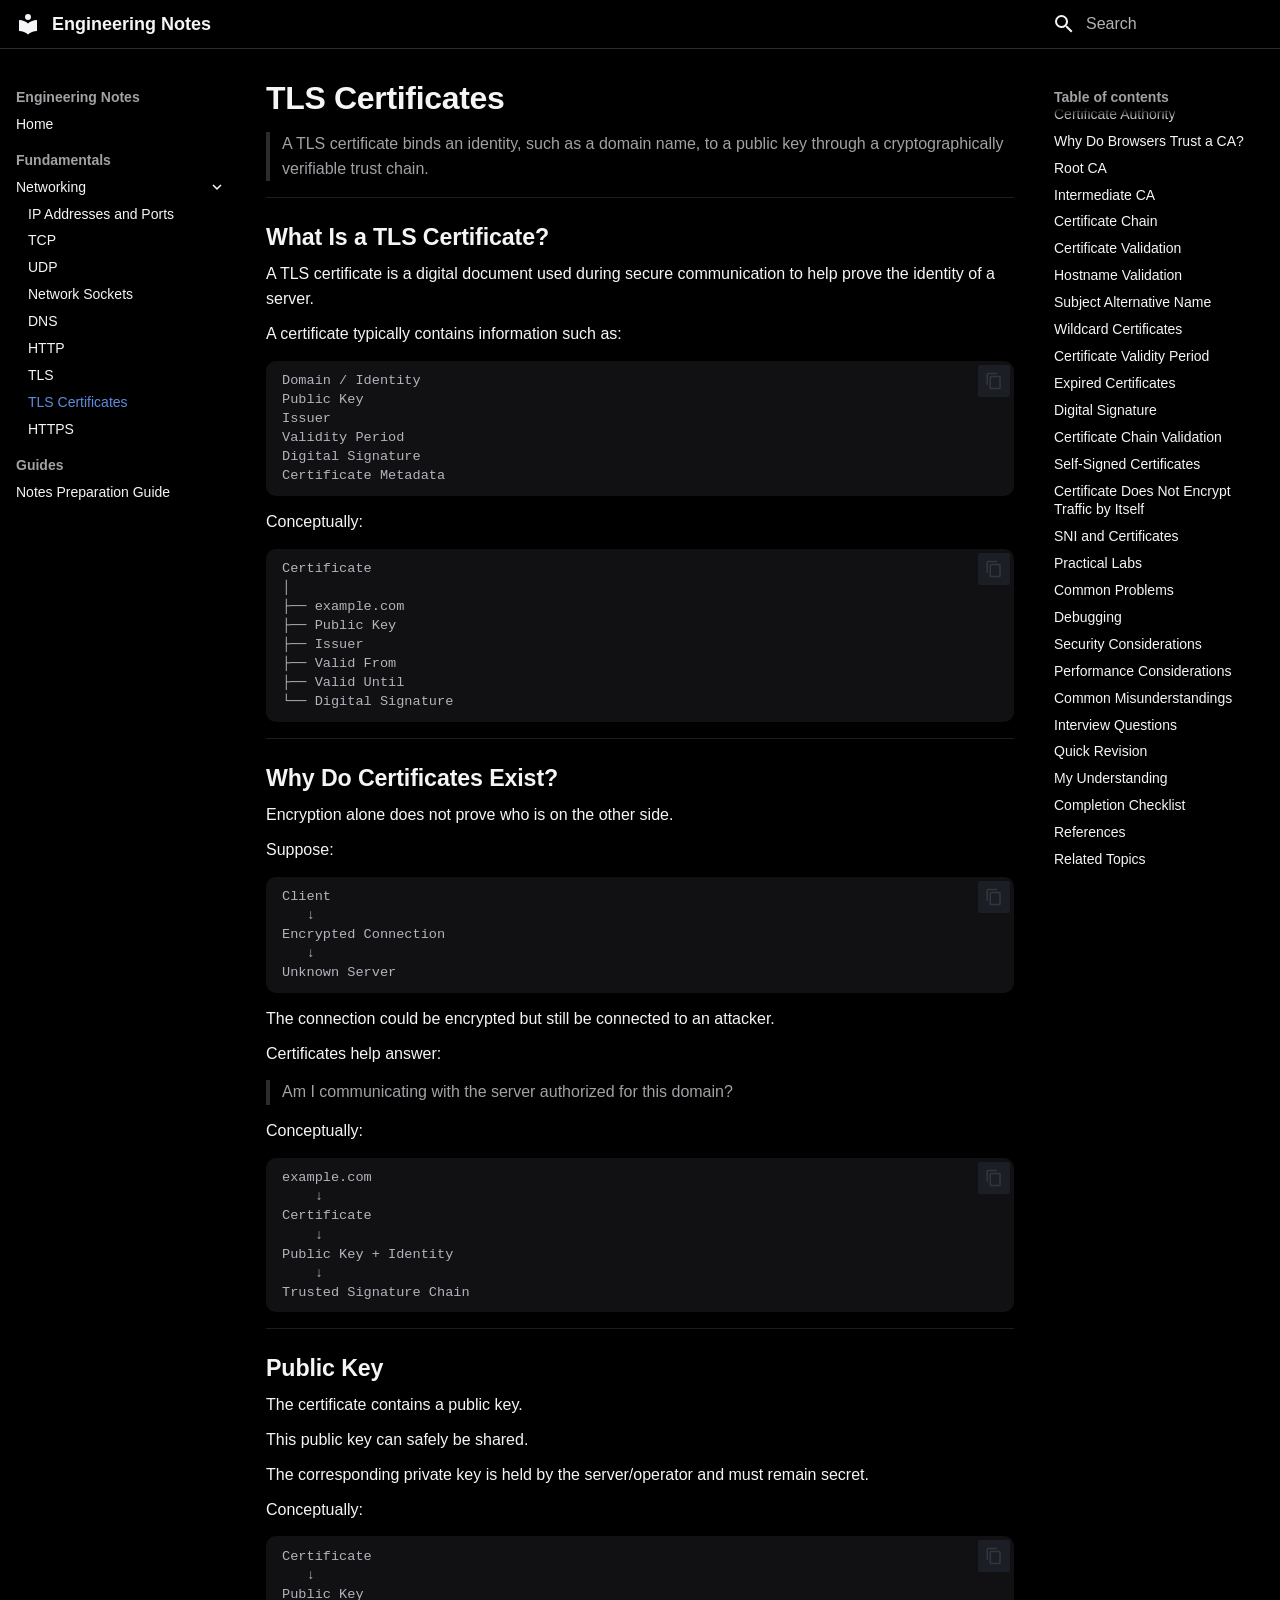
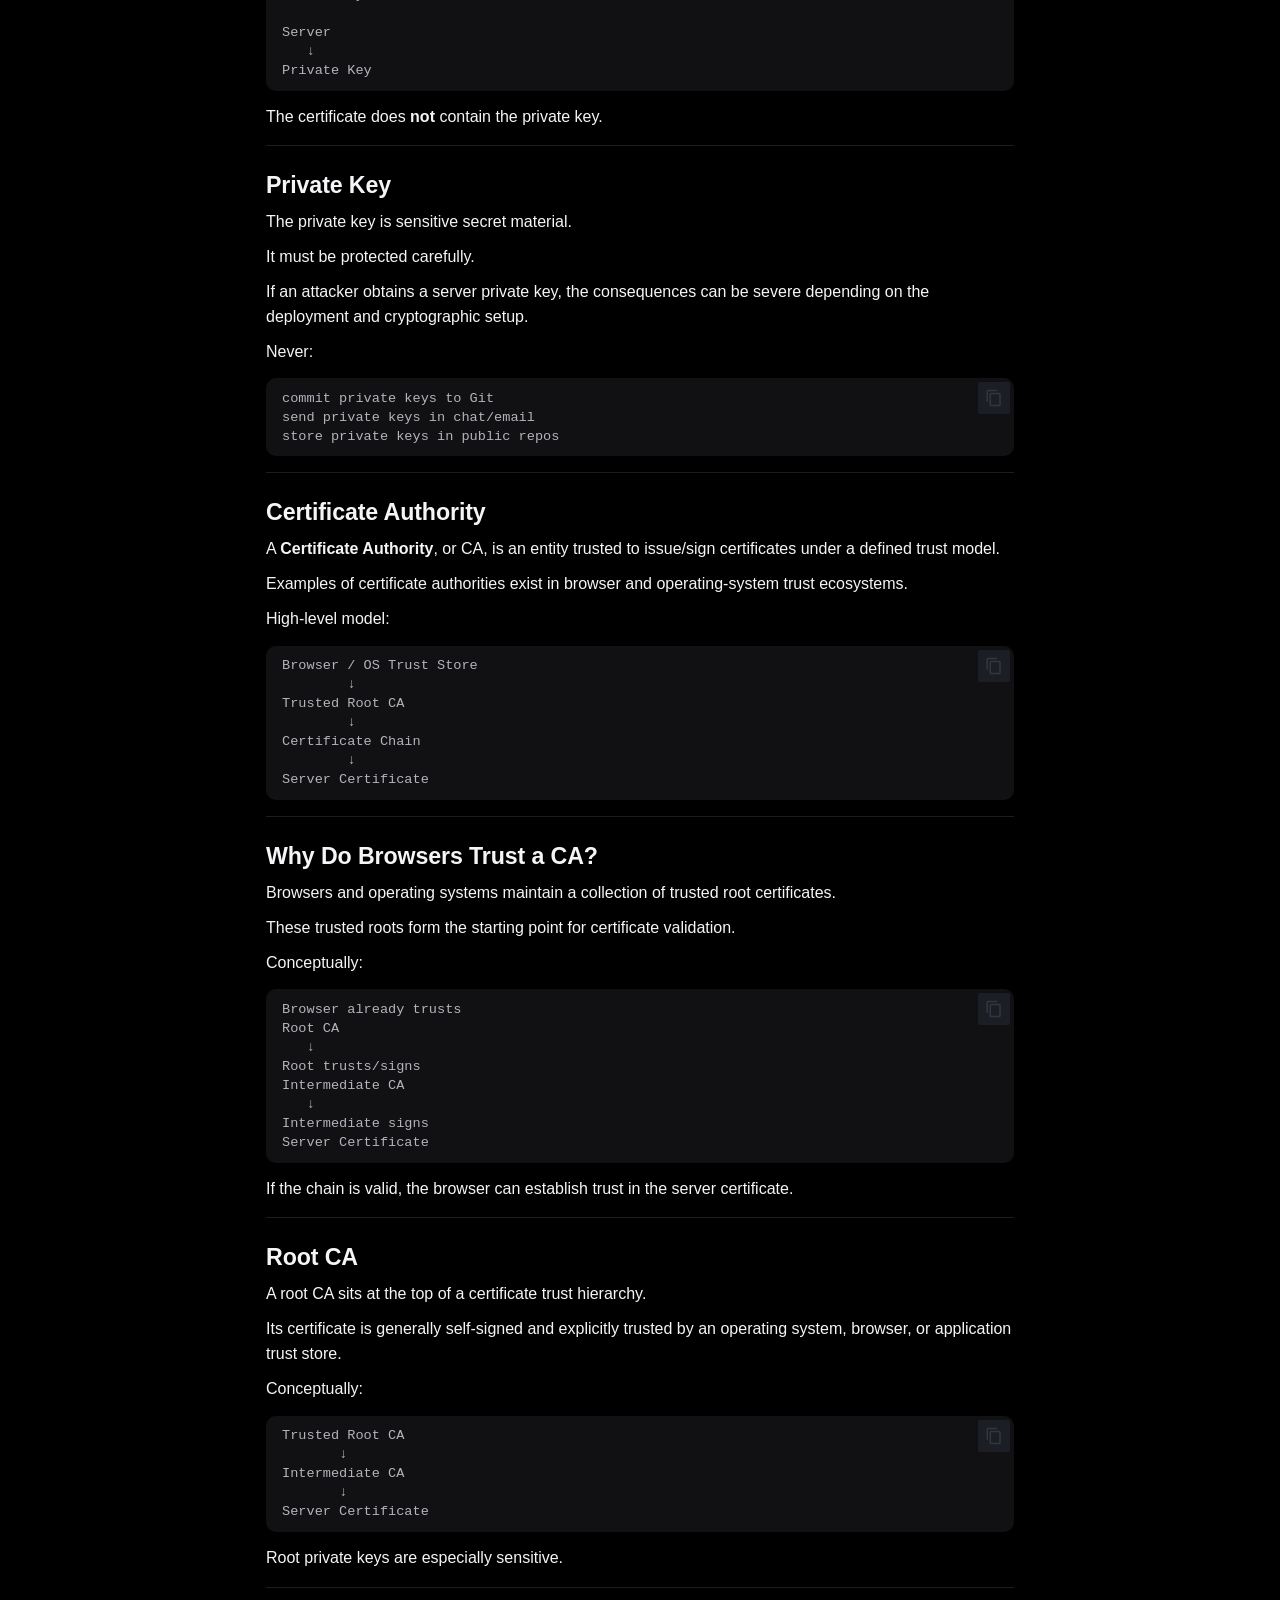
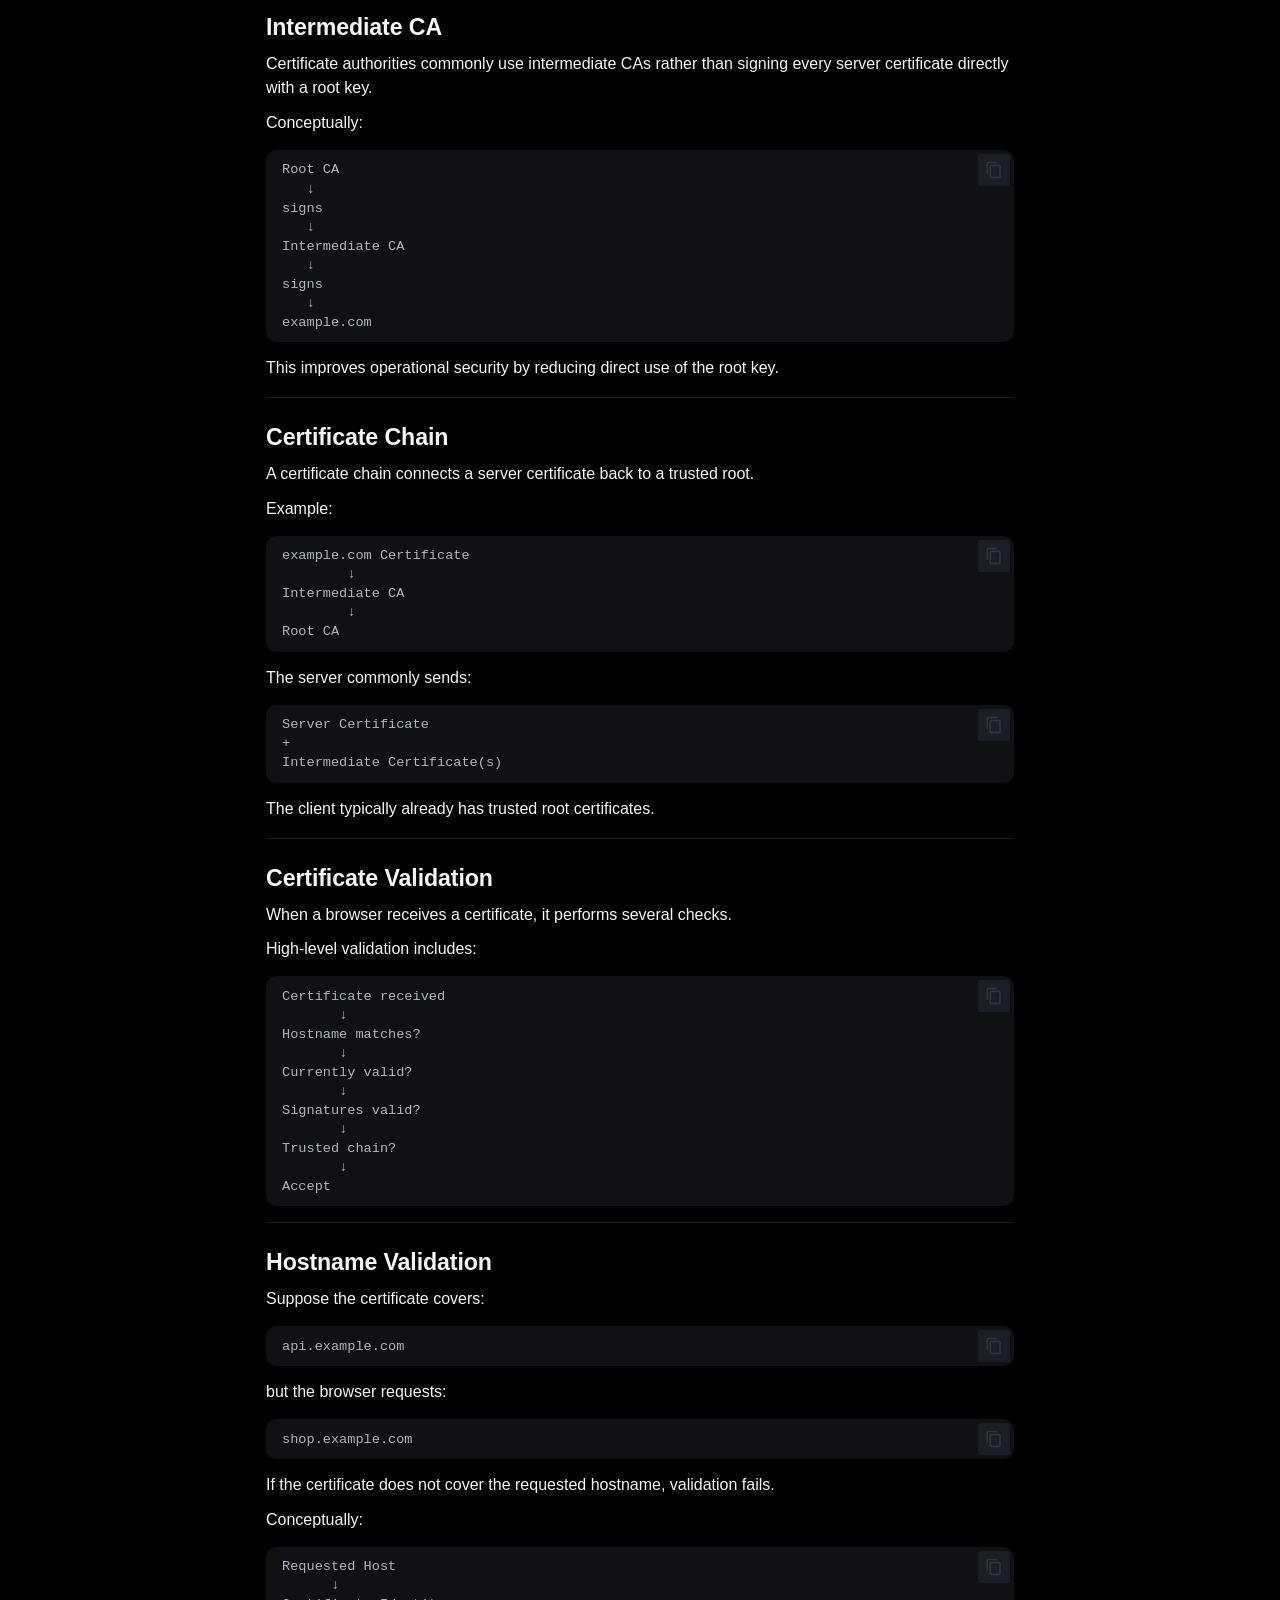
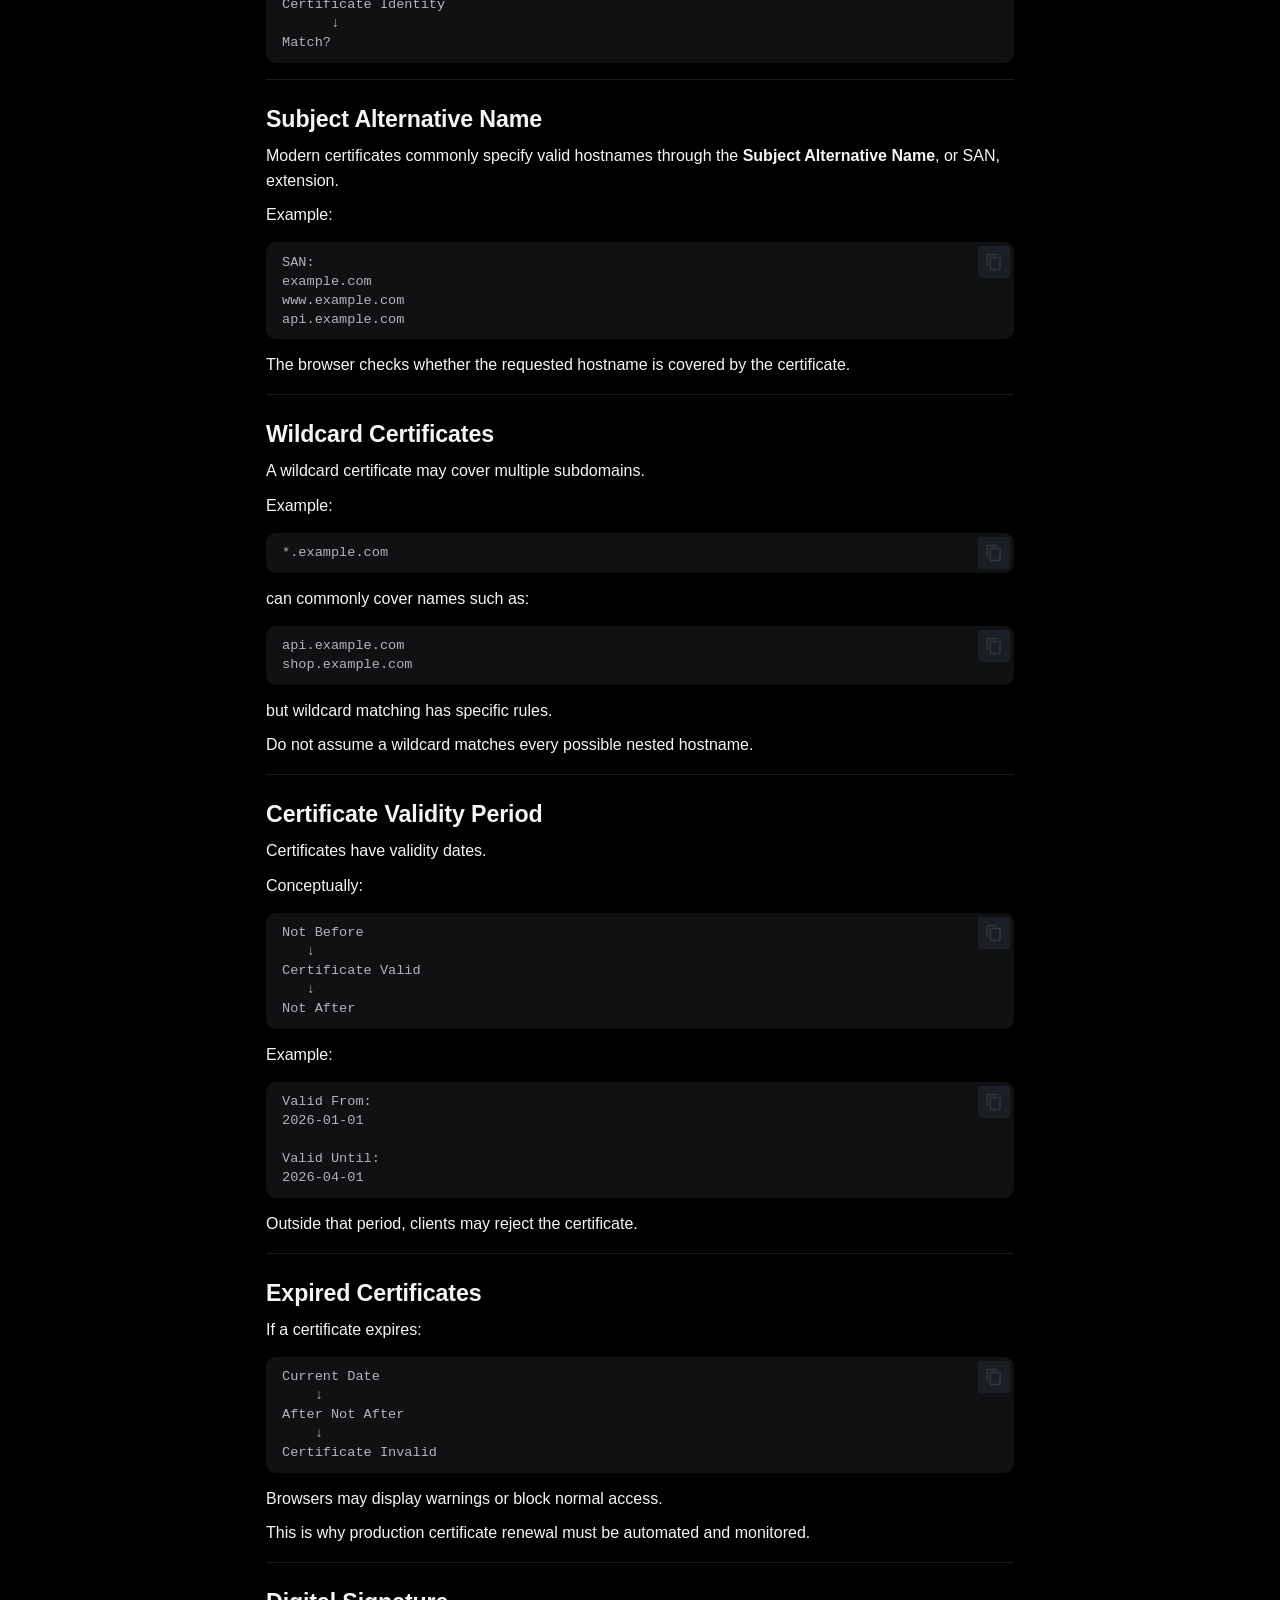
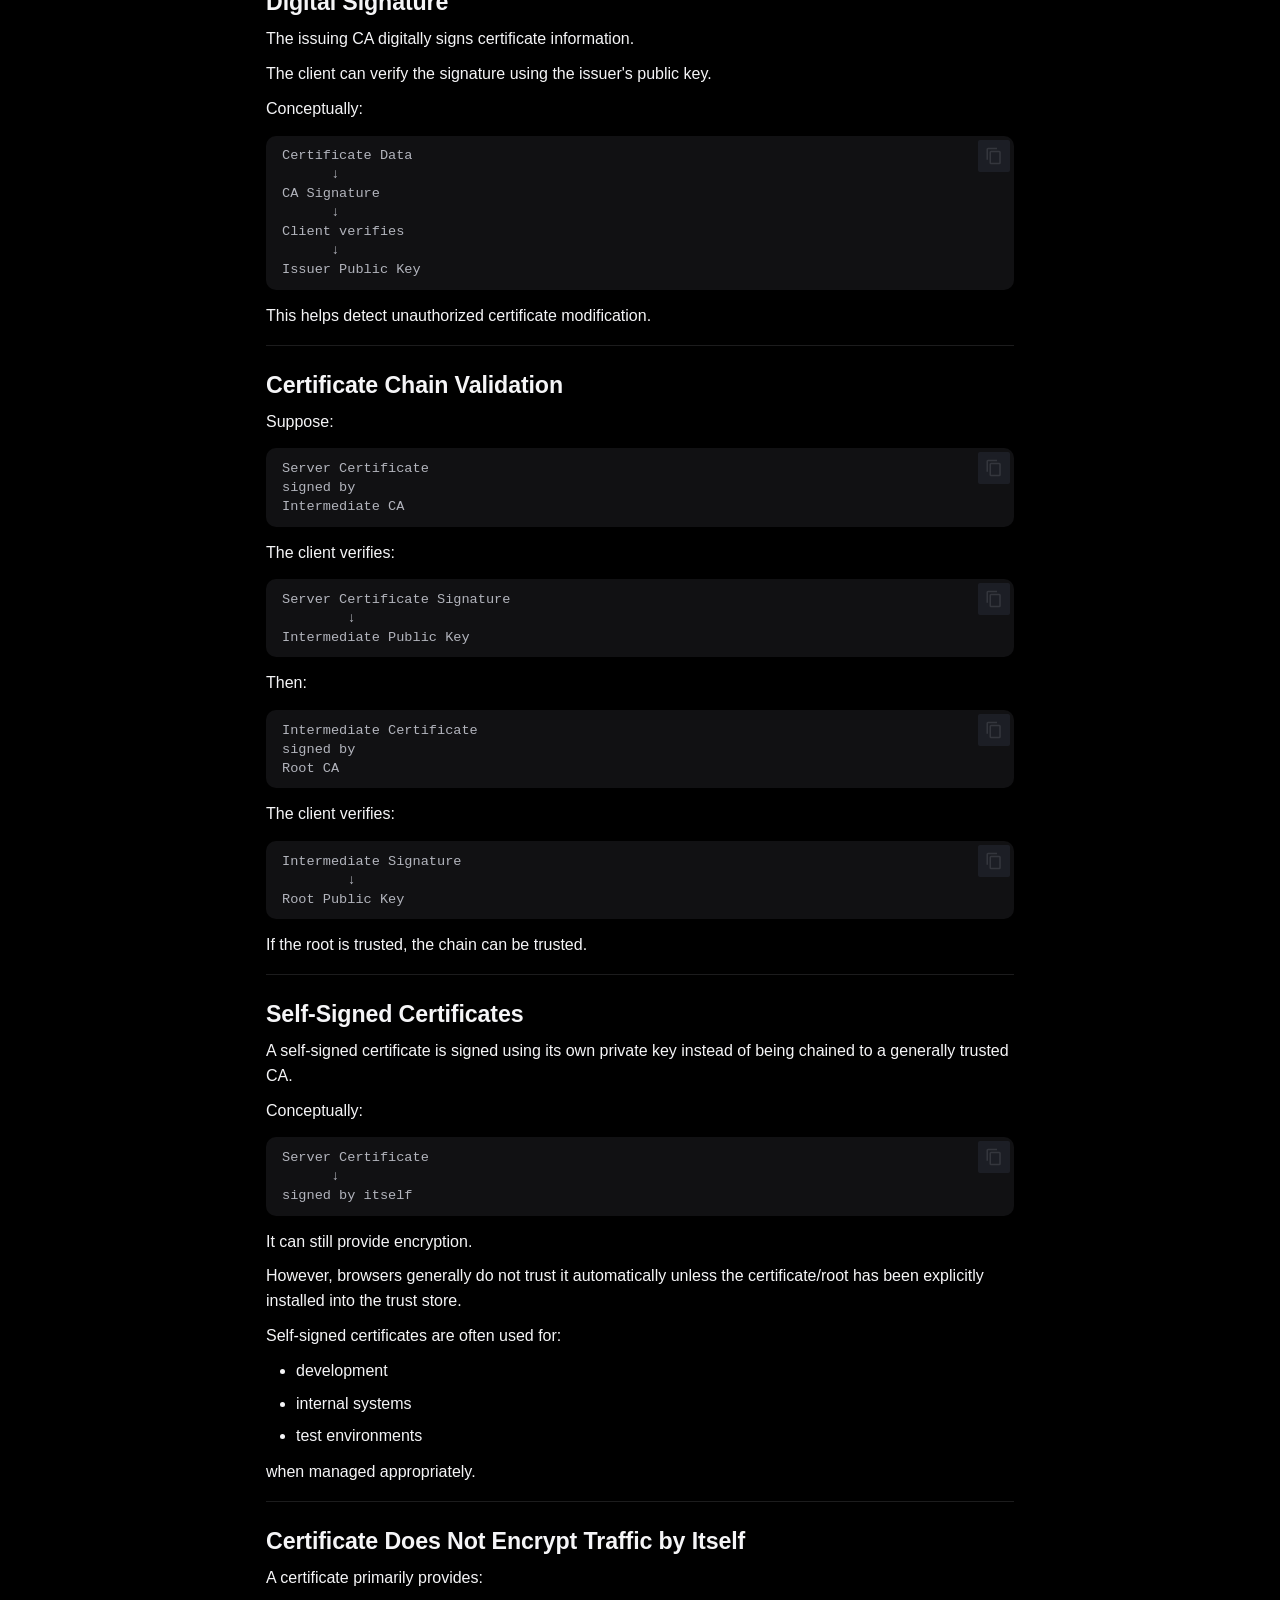
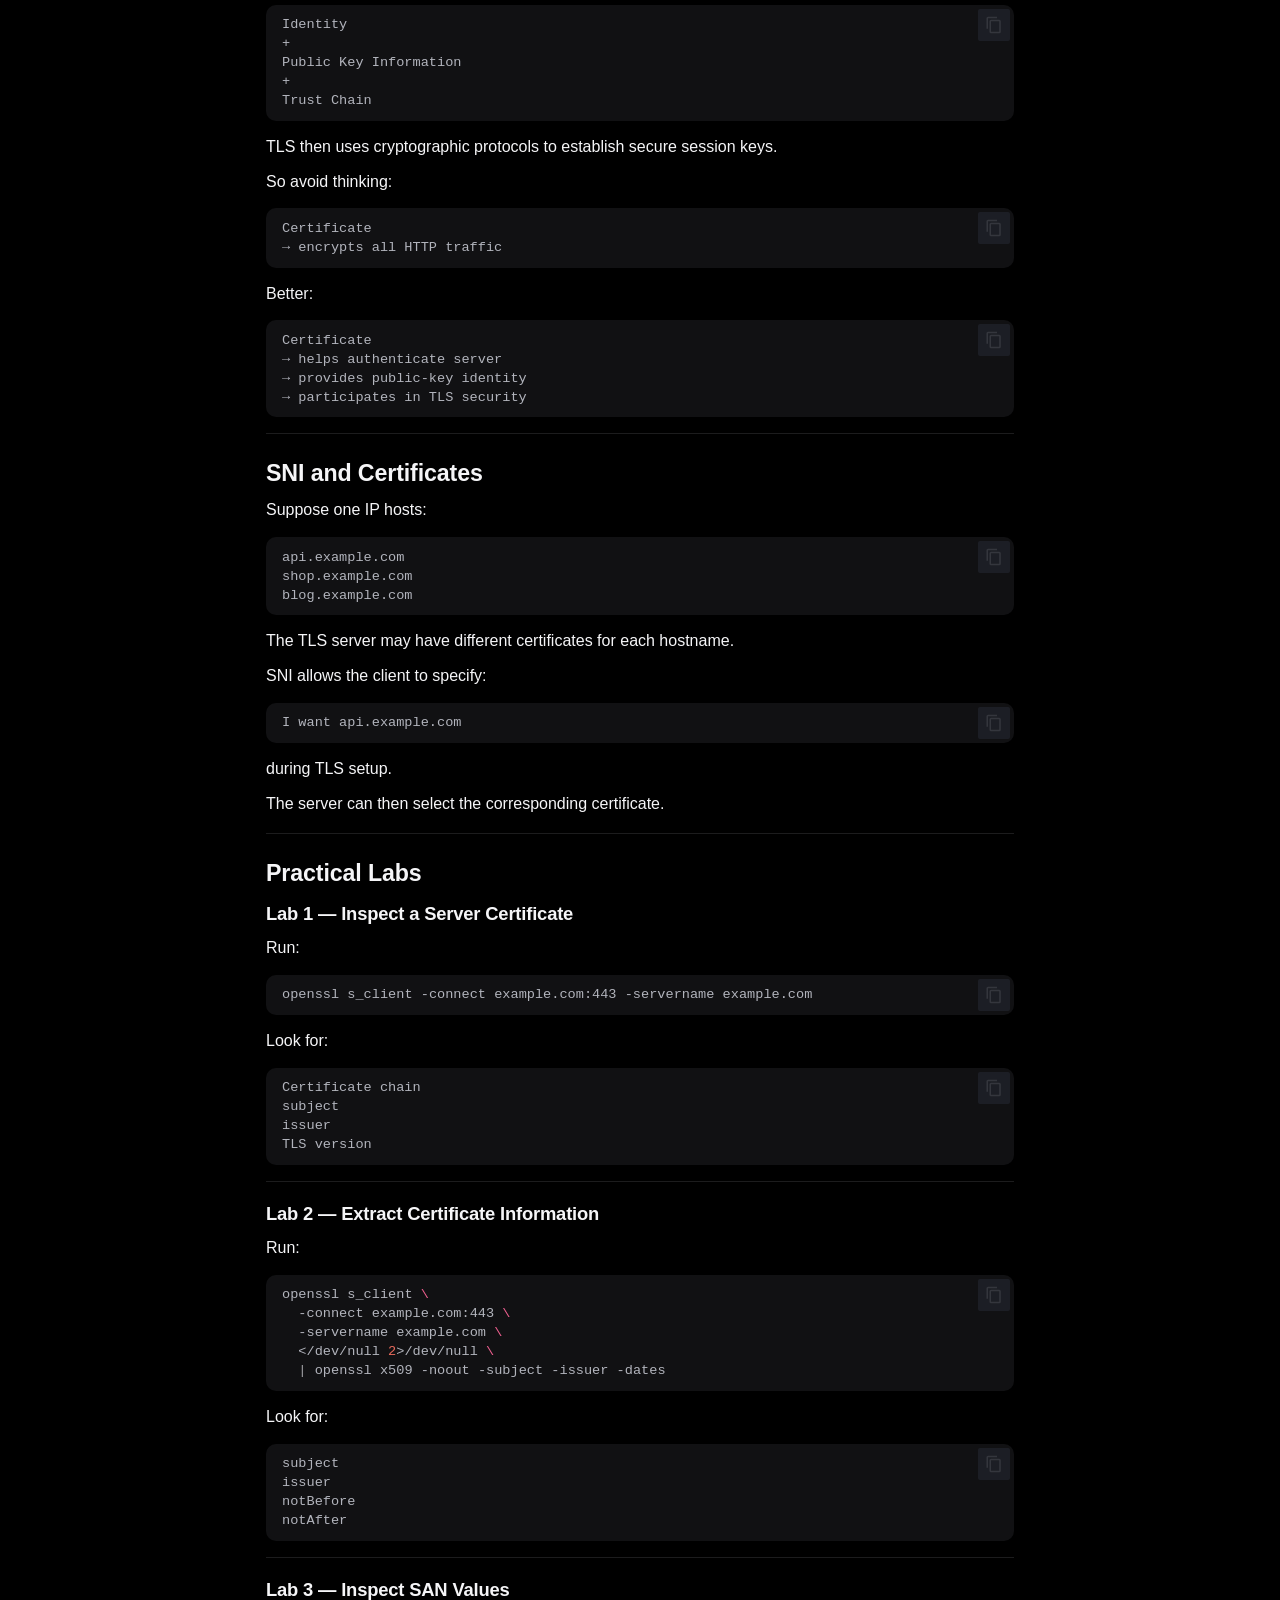
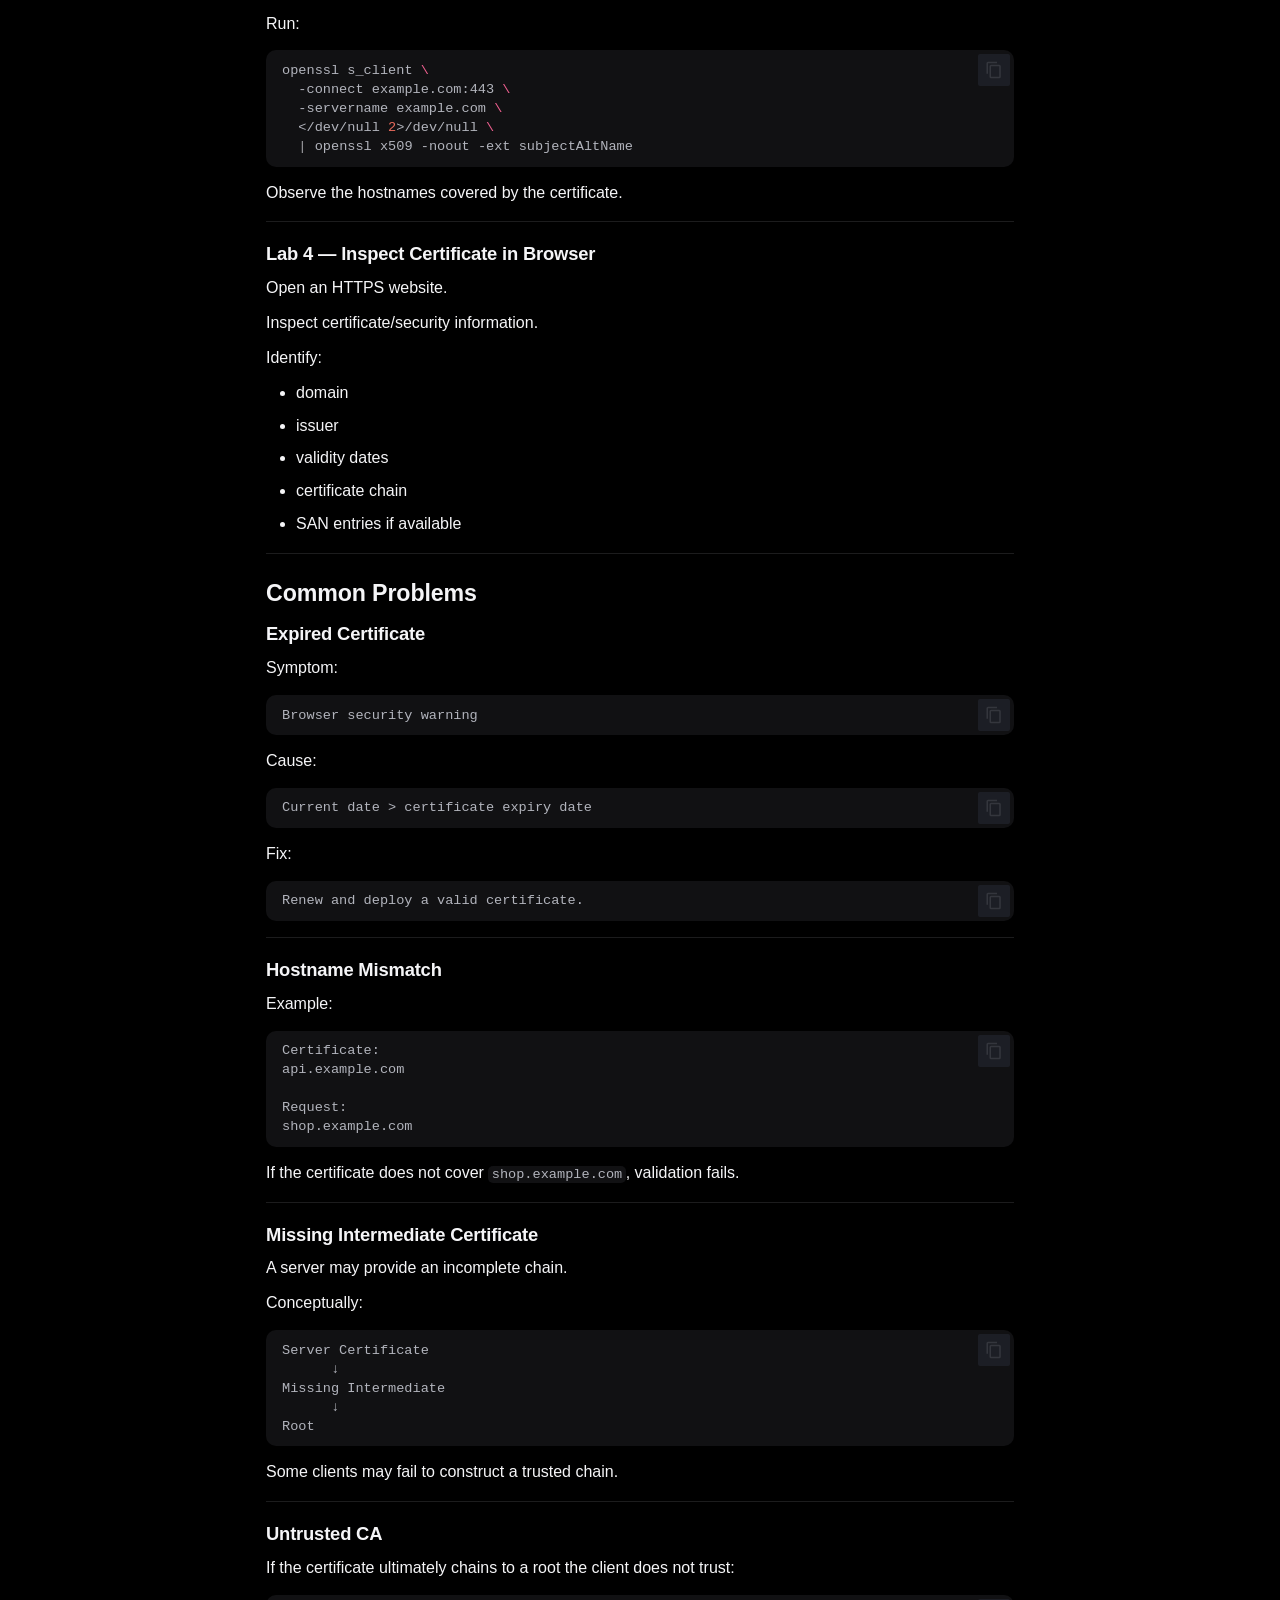
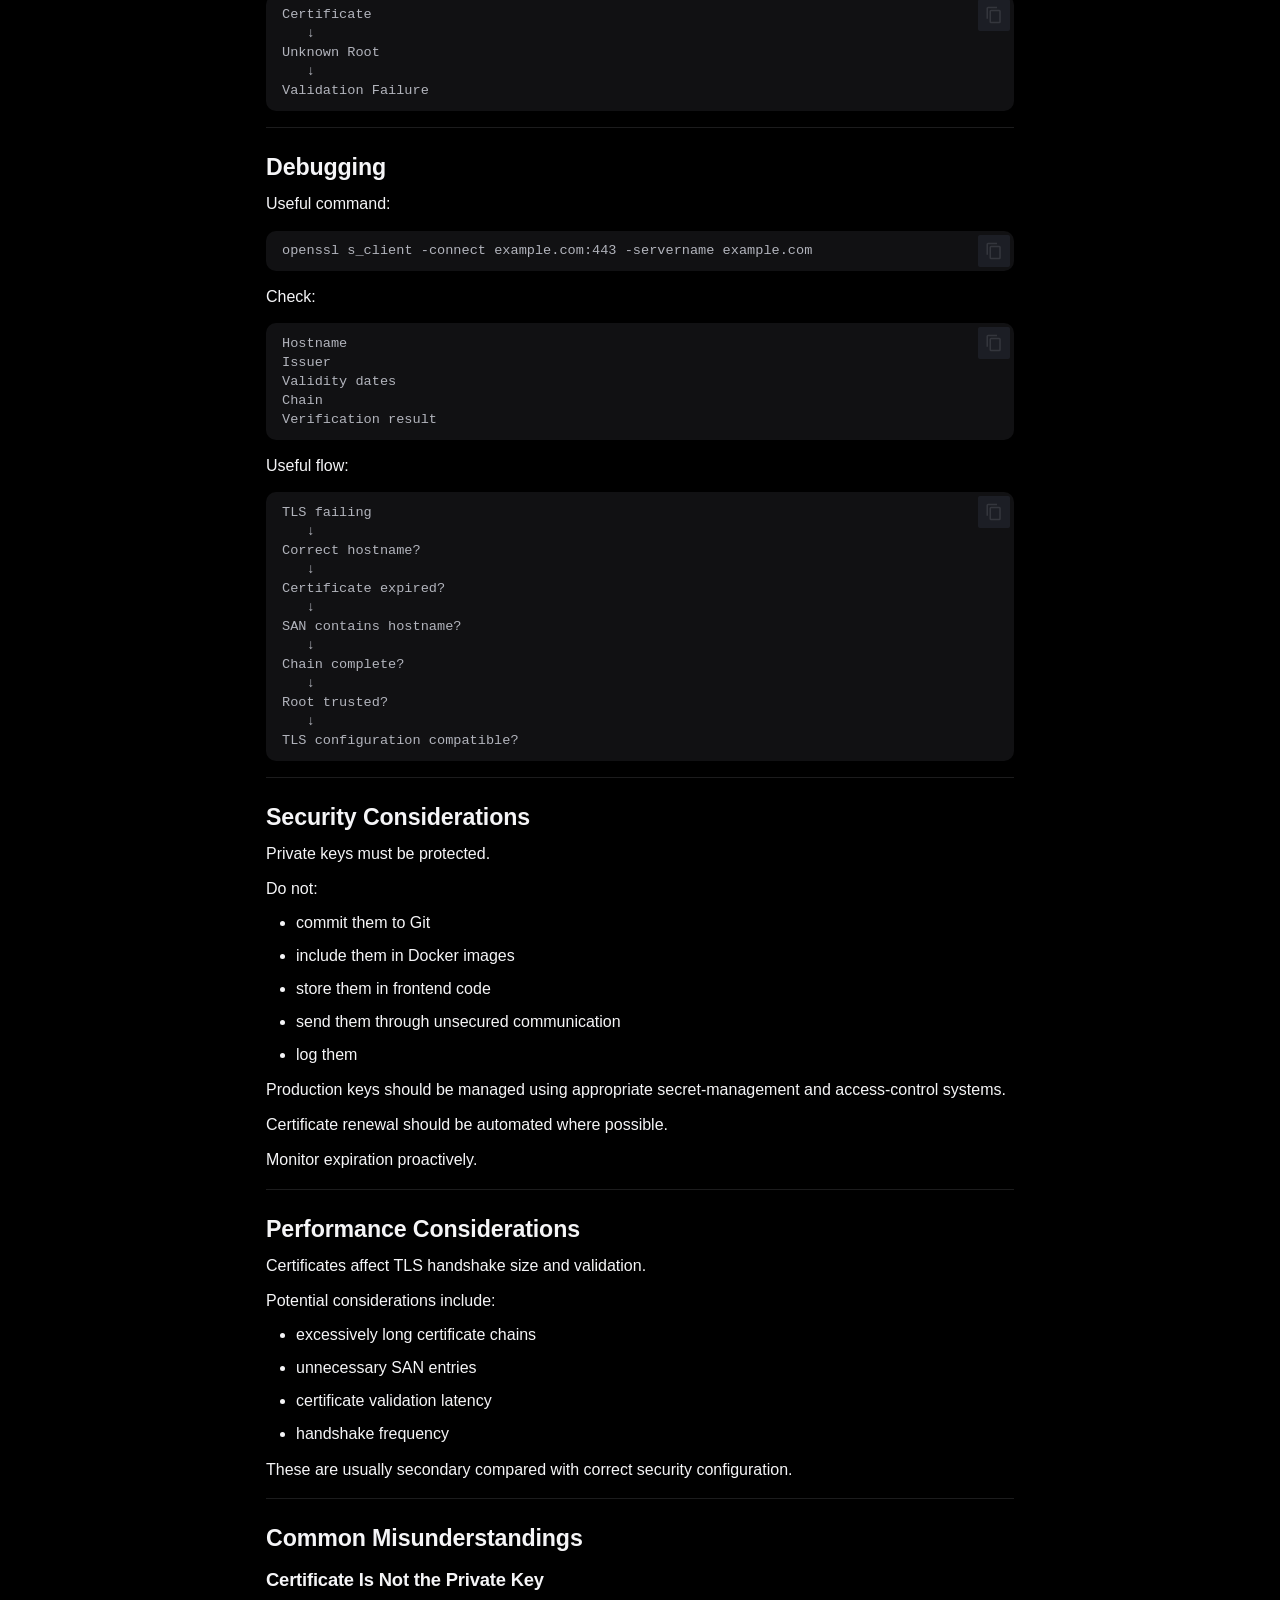
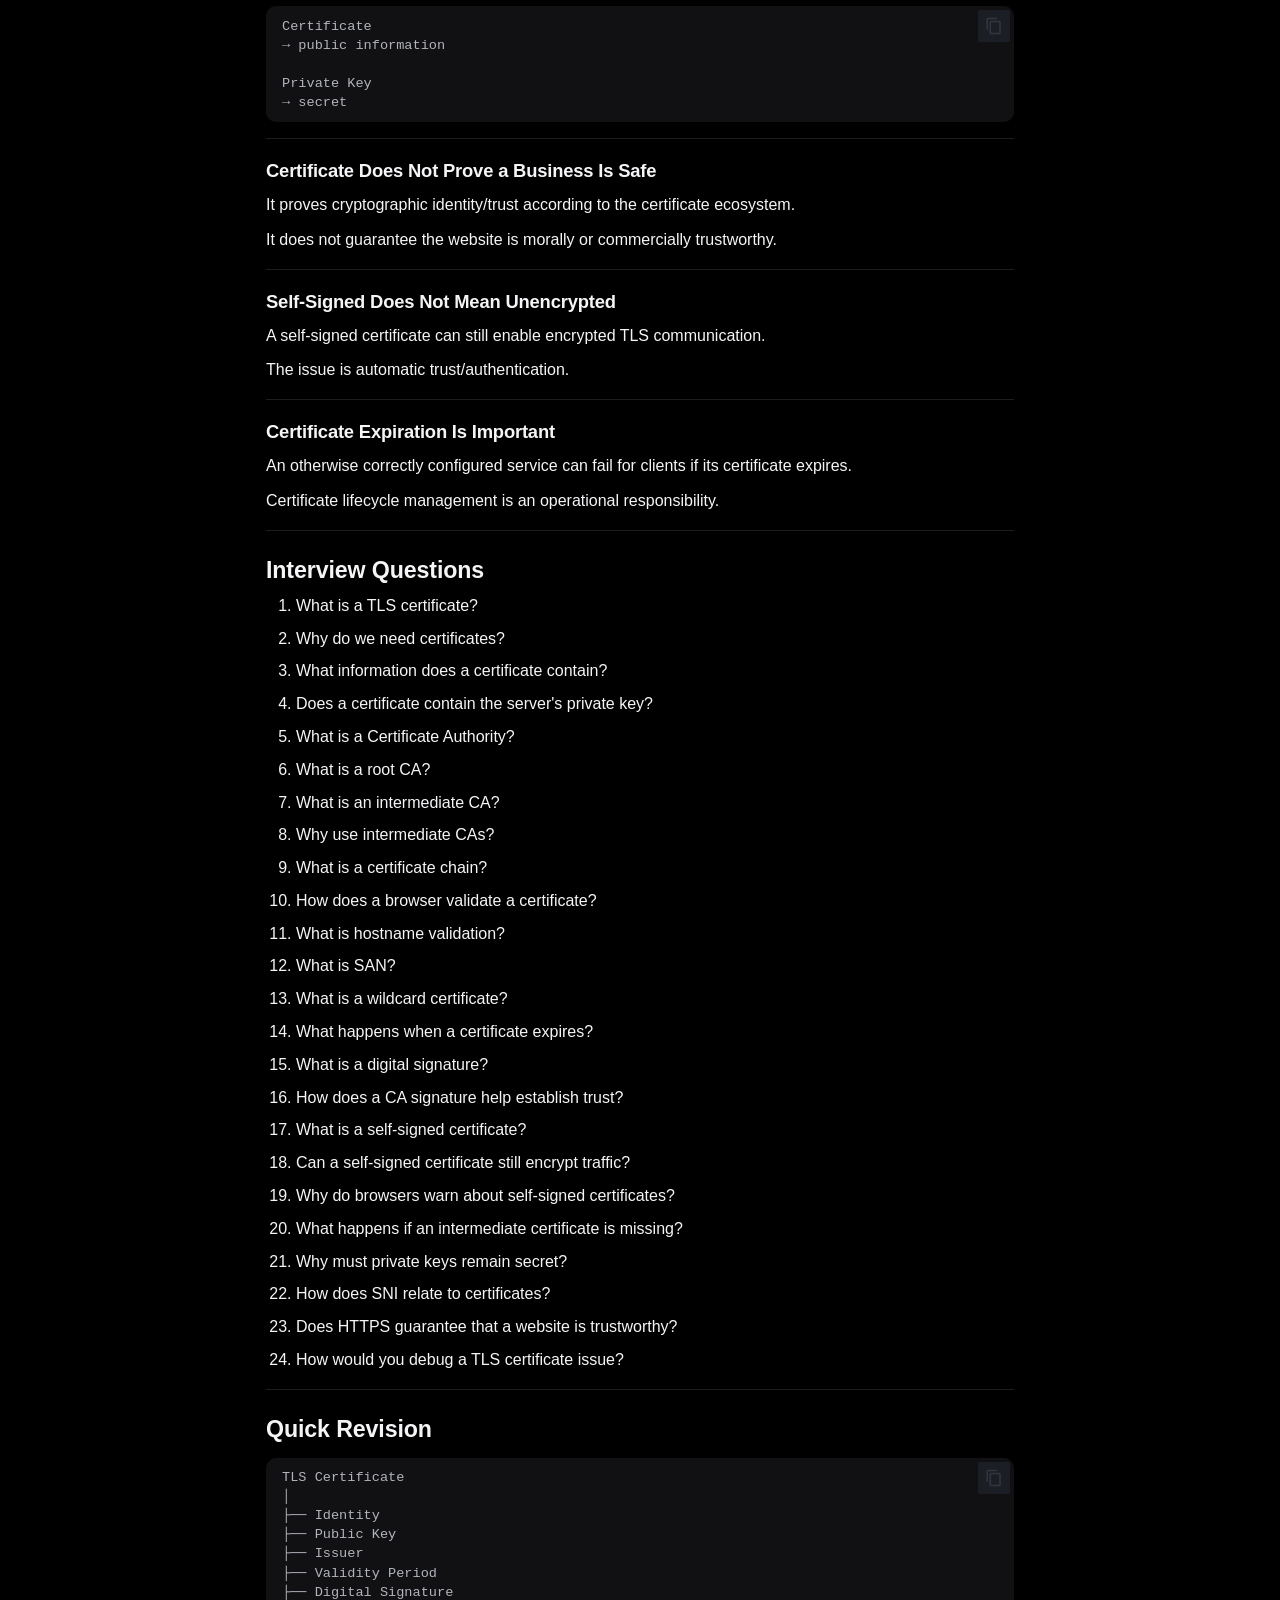
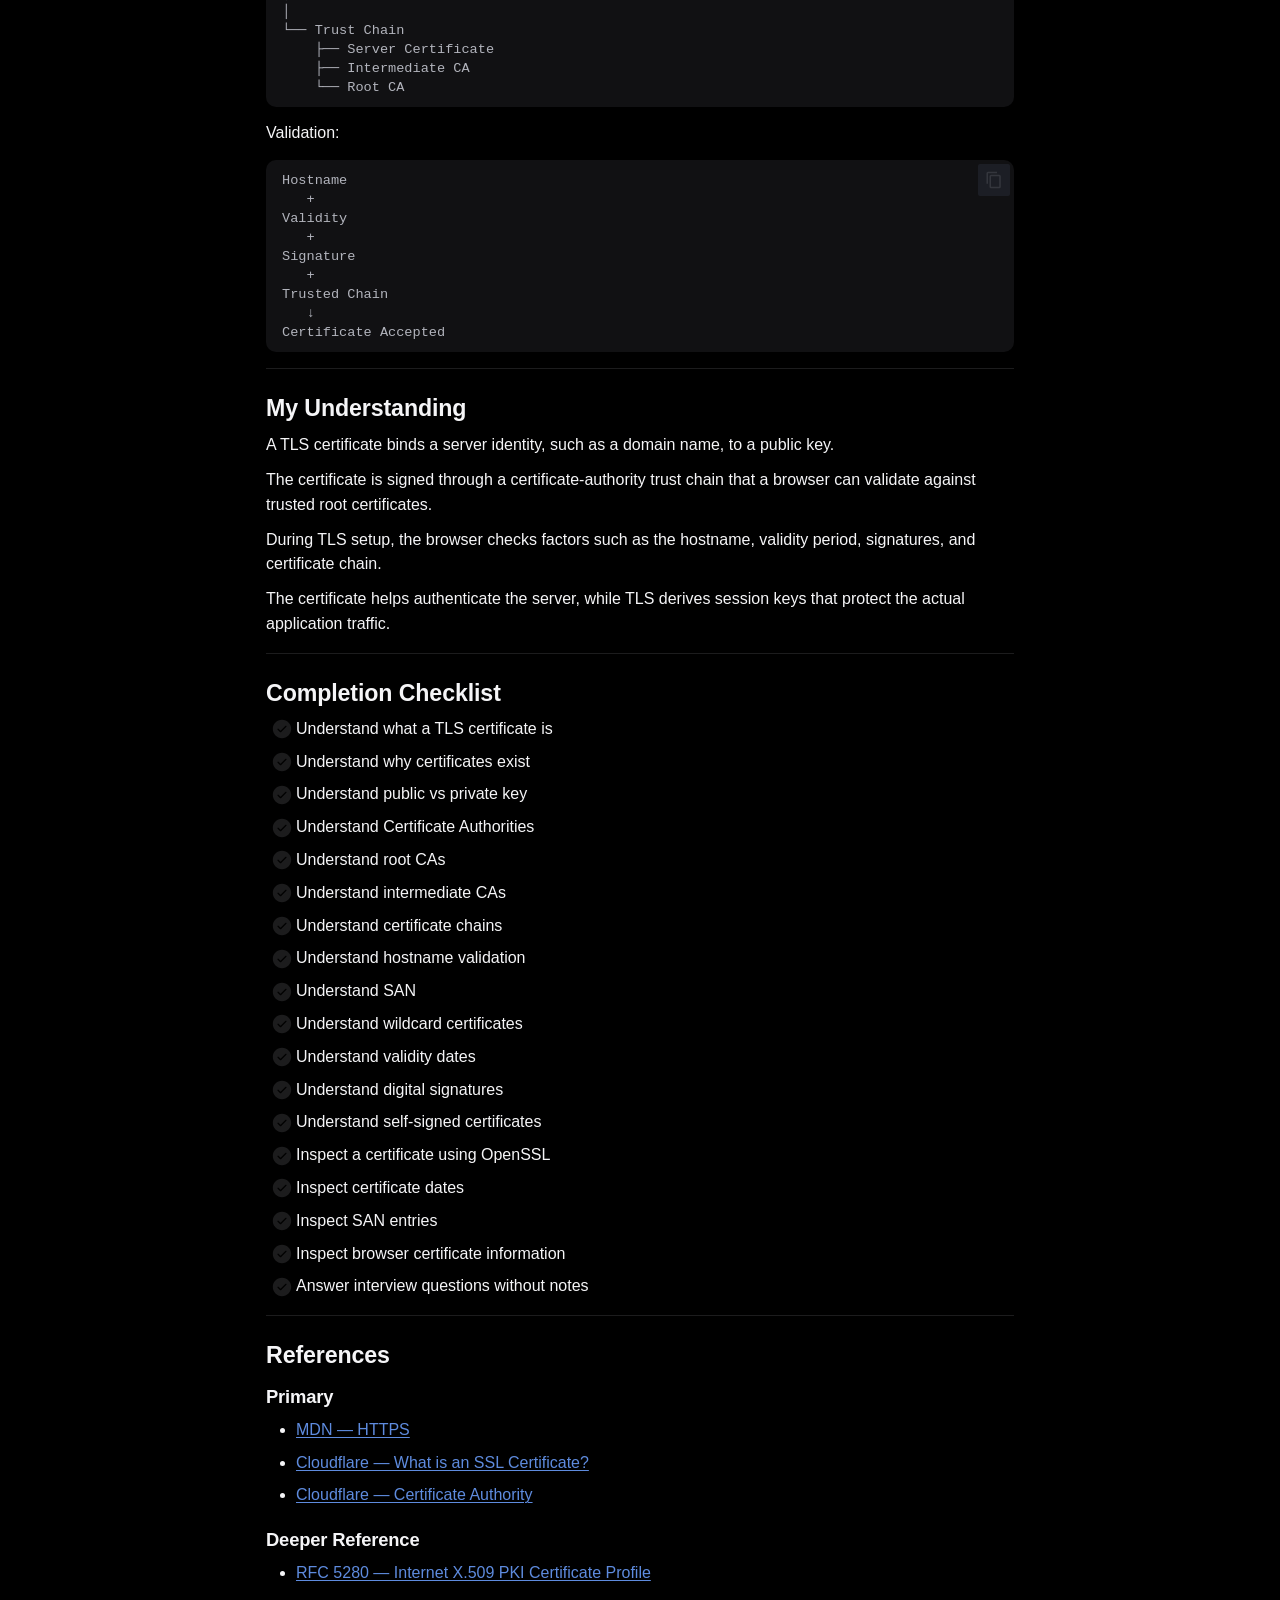
<file: fundamentals/networking/certificates/index.html>
<!doctype html>
<html lang="en" class="no-js">
  <head>
    
      <meta charset="utf-8">
      <meta name="viewport" content="width=device-width,initial-scale=1">
      
        <meta name="description" content="Practical, interconnected notes for engineering foundations.">
      
      
        <meta name="author" content="Mahesh Pawar">
      
      
        <link rel="canonical" href="https://pawar-mahesh.github.io/engineering-notes/fundamentals/networking/certificates/">
      
      
        <link rel="prev" href="../tls/">
      
      
        <link rel="next" href="../https/">
      
      
        
      
      
      <link rel="icon" href="../../../assets/images/favicon.png">
      <meta name="generator" content="mkdocs-1.6.1, mkdocs-material-9.8.0">
    
    
      
        <title>TLS Certificates - Engineering Notes</title>
      
    
    
      <link rel="stylesheet" href="../../../assets/stylesheets/main.57a0d79d.min.css">
      
        
        <link rel="stylesheet" href="../../../assets/stylesheets/palette.fb2fffe2.min.css">
      
      


    
    
      
    
    
      
    
    
      <link rel="stylesheet" href="../../../assets/stylesheets/extra.css">
    
    <script>__md_scope=new URL("../../..",location),__md_hash=e=>[...e].reduce(((e,_)=>(e<<5)-e+_.charCodeAt(0)),0),__md_get=(e,_=localStorage,t=__md_scope)=>JSON.parse(_.getItem(t.pathname+"."+e)),__md_set=(e,_,t=localStorage,a=__md_scope)=>{try{t.setItem(a.pathname+"."+e,JSON.stringify(_))}catch(e){}}</script>
    
      

    
    
  </head>
  
  
    
    
    
    
    
    <body dir="ltr" data-md-color-scheme="slate" data-md-color-primary="black" data-md-color-accent="blue">
  
    
    <input class="md-toggle" data-md-toggle="drawer" type="checkbox" id="__drawer" autocomplete="off">
    <input class="md-toggle" data-md-toggle="search" type="checkbox" id="__search" autocomplete="off">
    <label class="md-overlay" for="__drawer"></label>
    <div data-md-component="skip">
      
        
        <a href="#tls-certificates" class="md-skip">
          Skip to content
        </a>
      
    </div>
    <div data-md-component="announce">
      
    </div>
    
    
      

  

<header class="md-header md-header--shadow" data-md-component="header">
  <nav class="md-header__inner md-grid" aria-label="Header">
    <a href="../../.." title="Engineering Notes" class="md-header__button md-logo" aria-label="Engineering Notes" data-md-component="logo">
      
  
  <svg xmlns="http://www.w3.org/2000/svg" viewBox="0 0 24 24"><path d="M12 8a3 3 0 0 0 3-3 3 3 0 0 0-3-3 3 3 0 0 0-3 3 3 3 0 0 0 3 3m0 3.54C9.64 9.35 6.5 8 3 8v11c3.5 0 6.64 1.35 9 3.54 2.36-2.19 5.5-3.54 9-3.54V8c-3.5 0-6.64 1.35-9 3.54"/></svg>

    </a>
    <label class="md-header__button md-icon" for="__drawer">
      
      <svg xmlns="http://www.w3.org/2000/svg" viewBox="0 0 24 24"><path d="M3 6h18v2H3zm0 5h18v2H3zm0 5h18v2H3z"/></svg>
    </label>
    <div class="md-header__title" data-md-component="header-title">
      <div class="md-header__ellipsis">
        <div class="md-header__topic">
          <span class="md-ellipsis">
            Engineering Notes
          </span>
        </div>
        <div class="md-header__topic" data-md-component="header-topic">
          <span class="md-ellipsis">
            
              TLS Certificates
            
          </span>
        </div>
      </div>
    </div>
    
      
    
    
    
    
      
      
        <label class="md-header__button md-icon" for="__search">
          
          <svg xmlns="http://www.w3.org/2000/svg" viewBox="0 0 24 24"><path d="M9.5 3A6.5 6.5 0 0 1 16 9.5c0 1.61-.59 3.09-1.56 4.23l.27.27h.79l5 5-1.5 1.5-5-5v-.79l-.27-.27A6.52 6.52 0 0 1 9.5 16 6.5 6.5 0 0 1 3 9.5 6.5 6.5 0 0 1 9.5 3m0 2C7 5 5 7 5 9.5S7 14 9.5 14 14 12 14 9.5 12 5 9.5 5"/></svg>
        </label>
        
<div class="md-search" data-md-component="search" role="dialog" aria-label="Search">
  <label class="md-search__overlay" for="__search"></label>
  <div class="md-search__inner" role="search">
    <form class="md-search__form" name="search">
      <input type="text" class="md-search__input" name="query" aria-label="Search" placeholder="Search" autocapitalize="off" autocorrect="off" autocomplete="off" spellcheck="false" data-md-component="search-query" required>
      <label class="md-search__icon md-icon" for="__search">
        
        <svg xmlns="http://www.w3.org/2000/svg" viewBox="0 0 24 24"><path d="M9.5 3A6.5 6.5 0 0 1 16 9.5c0 1.61-.59 3.09-1.56 4.23l.27.27h.79l5 5-1.5 1.5-5-5v-.79l-.27-.27A6.52 6.52 0 0 1 9.5 16 6.5 6.5 0 0 1 3 9.5 6.5 6.5 0 0 1 9.5 3m0 2C7 5 5 7 5 9.5S7 14 9.5 14 14 12 14 9.5 12 5 9.5 5"/></svg>
        
        <svg xmlns="http://www.w3.org/2000/svg" viewBox="0 0 24 24"><path d="M20 11v2H8l5.5 5.5-1.42 1.42L4.16 12l7.92-7.92L13.5 5.5 8 11z"/></svg>
      </label>
      <nav class="md-search__options" aria-label="Search">
        <button type="reset" class="md-search__icon md-icon" title="Clear" aria-label="Clear" tabindex="-1">
          
          <svg xmlns="http://www.w3.org/2000/svg" viewBox="0 0 24 24"><path d="M19 6.41 17.59 5 12 10.59 6.41 5 5 6.41 10.59 12 5 17.59 6.41 19 12 13.41 17.59 19 19 17.59 13.41 12z"/></svg>
        </button>
      </nav>
      
        <div class="md-search__suggest" data-md-component="search-suggest"></div>
      
    </form>
    <div class="md-search__output">
      <div class="md-search__scrollwrap" tabindex="0" data-md-scrollfix>
        <div class="md-search-result" data-md-component="search-result">
          <div class="md-search-result__meta">
            Initializing search
          </div>
          <ol class="md-search-result__list" role="presentation"></ol>
        </div>
      </div>
    </div>
  </div>
</div>
      
    
    
  </nav>
  
</header>
    
    <div class="md-container" data-md-component="container">
      
      
        
          
        
      
      <main class="md-main" data-md-component="main">
        <div class="md-main__inner md-grid">
          
            
              
              <div class="md-sidebar md-sidebar--primary" data-md-component="sidebar" data-md-type="navigation" >
                <div class="md-sidebar__scrollwrap">
                  <div class="md-sidebar__inner">
                    



<nav class="md-nav md-nav--primary" aria-label="Navigation" data-md-level="0">
  <label class="md-nav__title" for="__drawer">
    <a href="../../.." title="Engineering Notes" class="md-nav__button md-logo" aria-label="Engineering Notes" data-md-component="logo">
      
  
  <svg xmlns="http://www.w3.org/2000/svg" viewBox="0 0 24 24"><path d="M12 8a3 3 0 0 0 3-3 3 3 0 0 0-3-3 3 3 0 0 0-3 3 3 3 0 0 0 3 3m0 3.54C9.64 9.35 6.5 8 3 8v11c3.5 0 6.64 1.35 9 3.54 2.36-2.19 5.5-3.54 9-3.54V8c-3.5 0-6.64 1.35-9 3.54"/></svg>

    </a>
    Engineering Notes
  </label>
  
  <ul class="md-nav__list" data-md-scrollfix>
    
      
      
  
  
  
  
    <li class="md-nav__item">
      <a href="../../.." class="md-nav__link">
        
  
  
  <span class="md-ellipsis">
    
  
    Home
  

    
  </span>
  
  

      </a>
    </li>
  

    
      
      
  
  
    
  
  
  
    
    
    
    
      
        
        
      
    
    
    <li class="md-nav__item md-nav__item--active md-nav__item--section md-nav__item--nested">
      
        
        
        <input class="md-nav__toggle md-toggle " type="checkbox" id="__nav_2" checked>
        
          
          <label class="md-nav__link" for="__nav_2" id="__nav_2_label" tabindex="">
            
  
  
  <span class="md-ellipsis">
    
  
    Fundamentals
  

    
  </span>
  
  

            <span class="md-nav__icon md-icon"></span>
          </label>
        
        <nav class="md-nav" data-md-level="1" aria-labelledby="__nav_2_label" aria-expanded="true">
          <label class="md-nav__title" for="__nav_2">
            <span class="md-nav__icon md-icon"></span>
            
  
    Fundamentals
  

          </label>
          <ul class="md-nav__list" data-md-scrollfix>
            
              
                
  
  
    
  
  
  
    
    
    
    
      
    
    
    <li class="md-nav__item md-nav__item--active md-nav__item--nested">
      
        
        
        <input class="md-nav__toggle md-toggle " type="checkbox" id="__nav_2_1" checked>
        
          
          <label class="md-nav__link" for="__nav_2_1" id="__nav_2_1_label" tabindex="0">
            
  
  
  <span class="md-ellipsis">
    
  
    Networking
  

    
  </span>
  
  

            <span class="md-nav__icon md-icon"></span>
          </label>
        
        <nav class="md-nav" data-md-level="2" aria-labelledby="__nav_2_1_label" aria-expanded="true">
          <label class="md-nav__title" for="__nav_2_1">
            <span class="md-nav__icon md-icon"></span>
            
  
    Networking
  

          </label>
          <ul class="md-nav__list" data-md-scrollfix>
            
              
                
  
  
  
  
    <li class="md-nav__item">
      <a href="../ip-addresses-and-ports/" class="md-nav__link">
        
  
  
  <span class="md-ellipsis">
    
  
    IP Addresses and Ports
  

    
  </span>
  
  

      </a>
    </li>
  

              
            
              
                
  
  
  
  
    <li class="md-nav__item">
      <a href="../tcp/" class="md-nav__link">
        
  
  
  <span class="md-ellipsis">
    
  
    TCP
  

    
  </span>
  
  

      </a>
    </li>
  

              
            
              
                
  
  
  
  
    <li class="md-nav__item">
      <a href="../udp/" class="md-nav__link">
        
  
  
  <span class="md-ellipsis">
    
  
    UDP
  

    
  </span>
  
  

      </a>
    </li>
  

              
            
              
                
  
  
  
  
    <li class="md-nav__item">
      <a href="../sockets/" class="md-nav__link">
        
  
  
  <span class="md-ellipsis">
    
  
    Network Sockets
  

    
  </span>
  
  

      </a>
    </li>
  

              
            
              
                
  
  
  
  
    <li class="md-nav__item">
      <a href="../dns/" class="md-nav__link">
        
  
  
  <span class="md-ellipsis">
    
  
    DNS
  

    
  </span>
  
  

      </a>
    </li>
  

              
            
              
                
  
  
  
  
    <li class="md-nav__item">
      <a href="../http/" class="md-nav__link">
        
  
  
  <span class="md-ellipsis">
    
  
    HTTP
  

    
  </span>
  
  

      </a>
    </li>
  

              
            
              
                
  
  
  
  
    <li class="md-nav__item">
      <a href="../tls/" class="md-nav__link">
        
  
  
  <span class="md-ellipsis">
    
  
    TLS
  

    
  </span>
  
  

      </a>
    </li>
  

              
            
              
                
  
  
    
  
  
  
    <li class="md-nav__item md-nav__item--active">
      
      <input class="md-nav__toggle md-toggle" type="checkbox" id="__toc">
      
      
        
      
      
        <label class="md-nav__link md-nav__link--active" for="__toc">
          
  
  
  <span class="md-ellipsis">
    
  
    TLS Certificates
  

    
  </span>
  
  

          <span class="md-nav__icon md-icon"></span>
        </label>
      
      <a href="./" class="md-nav__link md-nav__link--active">
        
  
  
  <span class="md-ellipsis">
    
  
    TLS Certificates
  

    
  </span>
  
  

      </a>
      
        

<nav class="md-nav md-nav--secondary" aria-label="Table of contents">
  
  
  
    
  
  
    <label class="md-nav__title" for="__toc">
      <span class="md-nav__icon md-icon"></span>
      Table of contents
    </label>
    <ul class="md-nav__list" data-md-component="toc" data-md-scrollfix>
      
        <li class="md-nav__item">
  <a href="#what-is-a-tls-certificate" class="md-nav__link">
    <span class="md-ellipsis">
      
        What Is a TLS Certificate?
      
    </span>
  </a>
  
</li>
      
        <li class="md-nav__item">
  <a href="#why-do-certificates-exist" class="md-nav__link">
    <span class="md-ellipsis">
      
        Why Do Certificates Exist?
      
    </span>
  </a>
  
</li>
      
        <li class="md-nav__item">
  <a href="#public-key" class="md-nav__link">
    <span class="md-ellipsis">
      
        Public Key
      
    </span>
  </a>
  
</li>
      
        <li class="md-nav__item">
  <a href="#private-key" class="md-nav__link">
    <span class="md-ellipsis">
      
        Private Key
      
    </span>
  </a>
  
</li>
      
        <li class="md-nav__item">
  <a href="#certificate-authority" class="md-nav__link">
    <span class="md-ellipsis">
      
        Certificate Authority
      
    </span>
  </a>
  
</li>
      
        <li class="md-nav__item">
  <a href="#why-do-browsers-trust-a-ca" class="md-nav__link">
    <span class="md-ellipsis">
      
        Why Do Browsers Trust a CA?
      
    </span>
  </a>
  
</li>
      
        <li class="md-nav__item">
  <a href="#root-ca" class="md-nav__link">
    <span class="md-ellipsis">
      
        Root CA
      
    </span>
  </a>
  
</li>
      
        <li class="md-nav__item">
  <a href="#intermediate-ca" class="md-nav__link">
    <span class="md-ellipsis">
      
        Intermediate CA
      
    </span>
  </a>
  
</li>
      
        <li class="md-nav__item">
  <a href="#certificate-chain" class="md-nav__link">
    <span class="md-ellipsis">
      
        Certificate Chain
      
    </span>
  </a>
  
</li>
      
        <li class="md-nav__item">
  <a href="#certificate-validation" class="md-nav__link">
    <span class="md-ellipsis">
      
        Certificate Validation
      
    </span>
  </a>
  
</li>
      
        <li class="md-nav__item">
  <a href="#hostname-validation" class="md-nav__link">
    <span class="md-ellipsis">
      
        Hostname Validation
      
    </span>
  </a>
  
</li>
      
        <li class="md-nav__item">
  <a href="#subject-alternative-name" class="md-nav__link">
    <span class="md-ellipsis">
      
        Subject Alternative Name
      
    </span>
  </a>
  
</li>
      
        <li class="md-nav__item">
  <a href="#wildcard-certificates" class="md-nav__link">
    <span class="md-ellipsis">
      
        Wildcard Certificates
      
    </span>
  </a>
  
</li>
      
        <li class="md-nav__item">
  <a href="#certificate-validity-period" class="md-nav__link">
    <span class="md-ellipsis">
      
        Certificate Validity Period
      
    </span>
  </a>
  
</li>
      
        <li class="md-nav__item">
  <a href="#expired-certificates" class="md-nav__link">
    <span class="md-ellipsis">
      
        Expired Certificates
      
    </span>
  </a>
  
</li>
      
        <li class="md-nav__item">
  <a href="#digital-signature" class="md-nav__link">
    <span class="md-ellipsis">
      
        Digital Signature
      
    </span>
  </a>
  
</li>
      
        <li class="md-nav__item">
  <a href="#certificate-chain-validation" class="md-nav__link">
    <span class="md-ellipsis">
      
        Certificate Chain Validation
      
    </span>
  </a>
  
</li>
      
        <li class="md-nav__item">
  <a href="#self-signed-certificates" class="md-nav__link">
    <span class="md-ellipsis">
      
        Self-Signed Certificates
      
    </span>
  </a>
  
</li>
      
        <li class="md-nav__item">
  <a href="#certificate-does-not-encrypt-traffic-by-itself" class="md-nav__link">
    <span class="md-ellipsis">
      
        Certificate Does Not Encrypt Traffic by Itself
      
    </span>
  </a>
  
</li>
      
        <li class="md-nav__item">
  <a href="#sni-and-certificates" class="md-nav__link">
    <span class="md-ellipsis">
      
        SNI and Certificates
      
    </span>
  </a>
  
</li>
      
        <li class="md-nav__item">
  <a href="#practical-labs" class="md-nav__link">
    <span class="md-ellipsis">
      
        Practical Labs
      
    </span>
  </a>
  
</li>
      
        <li class="md-nav__item">
  <a href="#common-problems" class="md-nav__link">
    <span class="md-ellipsis">
      
        Common Problems
      
    </span>
  </a>
  
</li>
      
        <li class="md-nav__item">
  <a href="#debugging" class="md-nav__link">
    <span class="md-ellipsis">
      
        Debugging
      
    </span>
  </a>
  
</li>
      
        <li class="md-nav__item">
  <a href="#security-considerations" class="md-nav__link">
    <span class="md-ellipsis">
      
        Security Considerations
      
    </span>
  </a>
  
</li>
      
        <li class="md-nav__item">
  <a href="#performance-considerations" class="md-nav__link">
    <span class="md-ellipsis">
      
        Performance Considerations
      
    </span>
  </a>
  
</li>
      
        <li class="md-nav__item">
  <a href="#common-misunderstandings" class="md-nav__link">
    <span class="md-ellipsis">
      
        Common Misunderstandings
      
    </span>
  </a>
  
</li>
      
        <li class="md-nav__item">
  <a href="#interview-questions" class="md-nav__link">
    <span class="md-ellipsis">
      
        Interview Questions
      
    </span>
  </a>
  
</li>
      
        <li class="md-nav__item">
  <a href="#quick-revision" class="md-nav__link">
    <span class="md-ellipsis">
      
        Quick Revision
      
    </span>
  </a>
  
</li>
      
        <li class="md-nav__item">
  <a href="#my-understanding" class="md-nav__link">
    <span class="md-ellipsis">
      
        My Understanding
      
    </span>
  </a>
  
</li>
      
        <li class="md-nav__item">
  <a href="#completion-checklist" class="md-nav__link">
    <span class="md-ellipsis">
      
        Completion Checklist
      
    </span>
  </a>
  
</li>
      
        <li class="md-nav__item">
  <a href="#references" class="md-nav__link">
    <span class="md-ellipsis">
      
        References
      
    </span>
  </a>
  
</li>
      
        <li class="md-nav__item">
  <a href="#related-topics" class="md-nav__link">
    <span class="md-ellipsis">
      
        Related Topics
      
    </span>
  </a>
  
</li>
      
    </ul>
  
</nav>
      
    </li>
  

              
            
              
                
  
  
  
  
    <li class="md-nav__item">
      <a href="../https/" class="md-nav__link">
        
  
  
  <span class="md-ellipsis">
    
  
    HTTPS
  

    
  </span>
  
  

      </a>
    </li>
  

              
            
          </ul>
        </nav>
      
    </li>
  

              
            
          </ul>
        </nav>
      
    </li>
  

    
      
      
  
  
  
  
    
    
    
    
      
        
        
      
    
    
    <li class="md-nav__item md-nav__item--section md-nav__item--nested">
      
        
        
        <input class="md-nav__toggle md-toggle " type="checkbox" id="__nav_3" >
        
          
          <label class="md-nav__link" for="__nav_3" id="__nav_3_label" tabindex="">
            
  
  
  <span class="md-ellipsis">
    
  
    Guides
  

    
  </span>
  
  

            <span class="md-nav__icon md-icon"></span>
          </label>
        
        <nav class="md-nav" data-md-level="1" aria-labelledby="__nav_3_label" aria-expanded="false">
          <label class="md-nav__title" for="__nav_3">
            <span class="md-nav__icon md-icon"></span>
            
  
    Guides
  

          </label>
          <ul class="md-nav__list" data-md-scrollfix>
            
              
                
  
  
  
  
    <li class="md-nav__item">
      <a href="../../../guides/notes-guide/" class="md-nav__link">
        
  
  
  <span class="md-ellipsis">
    
  
    Notes Preparation Guide
  

    
  </span>
  
  

      </a>
    </li>
  

              
            
          </ul>
        </nav>
      
    </li>
  

    
  </ul>
</nav>
                  </div>
                </div>
              </div>
            
            
              
              <div class="md-sidebar md-sidebar--secondary" data-md-component="sidebar" data-md-type="toc" >
                <div class="md-sidebar__scrollwrap">
                  <div class="md-sidebar__inner">
                    

<nav class="md-nav md-nav--secondary" aria-label="Table of contents">
  
  
  
    
  
  
    <label class="md-nav__title" for="__toc">
      <span class="md-nav__icon md-icon"></span>
      Table of contents
    </label>
    <ul class="md-nav__list" data-md-component="toc" data-md-scrollfix>
      
        <li class="md-nav__item">
  <a href="#what-is-a-tls-certificate" class="md-nav__link">
    <span class="md-ellipsis">
      
        What Is a TLS Certificate?
      
    </span>
  </a>
  
</li>
      
        <li class="md-nav__item">
  <a href="#why-do-certificates-exist" class="md-nav__link">
    <span class="md-ellipsis">
      
        Why Do Certificates Exist?
      
    </span>
  </a>
  
</li>
      
        <li class="md-nav__item">
  <a href="#public-key" class="md-nav__link">
    <span class="md-ellipsis">
      
        Public Key
      
    </span>
  </a>
  
</li>
      
        <li class="md-nav__item">
  <a href="#private-key" class="md-nav__link">
    <span class="md-ellipsis">
      
        Private Key
      
    </span>
  </a>
  
</li>
      
        <li class="md-nav__item">
  <a href="#certificate-authority" class="md-nav__link">
    <span class="md-ellipsis">
      
        Certificate Authority
      
    </span>
  </a>
  
</li>
      
        <li class="md-nav__item">
  <a href="#why-do-browsers-trust-a-ca" class="md-nav__link">
    <span class="md-ellipsis">
      
        Why Do Browsers Trust a CA?
      
    </span>
  </a>
  
</li>
      
        <li class="md-nav__item">
  <a href="#root-ca" class="md-nav__link">
    <span class="md-ellipsis">
      
        Root CA
      
    </span>
  </a>
  
</li>
      
        <li class="md-nav__item">
  <a href="#intermediate-ca" class="md-nav__link">
    <span class="md-ellipsis">
      
        Intermediate CA
      
    </span>
  </a>
  
</li>
      
        <li class="md-nav__item">
  <a href="#certificate-chain" class="md-nav__link">
    <span class="md-ellipsis">
      
        Certificate Chain
      
    </span>
  </a>
  
</li>
      
        <li class="md-nav__item">
  <a href="#certificate-validation" class="md-nav__link">
    <span class="md-ellipsis">
      
        Certificate Validation
      
    </span>
  </a>
  
</li>
      
        <li class="md-nav__item">
  <a href="#hostname-validation" class="md-nav__link">
    <span class="md-ellipsis">
      
        Hostname Validation
      
    </span>
  </a>
  
</li>
      
        <li class="md-nav__item">
  <a href="#subject-alternative-name" class="md-nav__link">
    <span class="md-ellipsis">
      
        Subject Alternative Name
      
    </span>
  </a>
  
</li>
      
        <li class="md-nav__item">
  <a href="#wildcard-certificates" class="md-nav__link">
    <span class="md-ellipsis">
      
        Wildcard Certificates
      
    </span>
  </a>
  
</li>
      
        <li class="md-nav__item">
  <a href="#certificate-validity-period" class="md-nav__link">
    <span class="md-ellipsis">
      
        Certificate Validity Period
      
    </span>
  </a>
  
</li>
      
        <li class="md-nav__item">
  <a href="#expired-certificates" class="md-nav__link">
    <span class="md-ellipsis">
      
        Expired Certificates
      
    </span>
  </a>
  
</li>
      
        <li class="md-nav__item">
  <a href="#digital-signature" class="md-nav__link">
    <span class="md-ellipsis">
      
        Digital Signature
      
    </span>
  </a>
  
</li>
      
        <li class="md-nav__item">
  <a href="#certificate-chain-validation" class="md-nav__link">
    <span class="md-ellipsis">
      
        Certificate Chain Validation
      
    </span>
  </a>
  
</li>
      
        <li class="md-nav__item">
  <a href="#self-signed-certificates" class="md-nav__link">
    <span class="md-ellipsis">
      
        Self-Signed Certificates
      
    </span>
  </a>
  
</li>
      
        <li class="md-nav__item">
  <a href="#certificate-does-not-encrypt-traffic-by-itself" class="md-nav__link">
    <span class="md-ellipsis">
      
        Certificate Does Not Encrypt Traffic by Itself
      
    </span>
  </a>
  
</li>
      
        <li class="md-nav__item">
  <a href="#sni-and-certificates" class="md-nav__link">
    <span class="md-ellipsis">
      
        SNI and Certificates
      
    </span>
  </a>
  
</li>
      
        <li class="md-nav__item">
  <a href="#practical-labs" class="md-nav__link">
    <span class="md-ellipsis">
      
        Practical Labs
      
    </span>
  </a>
  
</li>
      
        <li class="md-nav__item">
  <a href="#common-problems" class="md-nav__link">
    <span class="md-ellipsis">
      
        Common Problems
      
    </span>
  </a>
  
</li>
      
        <li class="md-nav__item">
  <a href="#debugging" class="md-nav__link">
    <span class="md-ellipsis">
      
        Debugging
      
    </span>
  </a>
  
</li>
      
        <li class="md-nav__item">
  <a href="#security-considerations" class="md-nav__link">
    <span class="md-ellipsis">
      
        Security Considerations
      
    </span>
  </a>
  
</li>
      
        <li class="md-nav__item">
  <a href="#performance-considerations" class="md-nav__link">
    <span class="md-ellipsis">
      
        Performance Considerations
      
    </span>
  </a>
  
</li>
      
        <li class="md-nav__item">
  <a href="#common-misunderstandings" class="md-nav__link">
    <span class="md-ellipsis">
      
        Common Misunderstandings
      
    </span>
  </a>
  
</li>
      
        <li class="md-nav__item">
  <a href="#interview-questions" class="md-nav__link">
    <span class="md-ellipsis">
      
        Interview Questions
      
    </span>
  </a>
  
</li>
      
        <li class="md-nav__item">
  <a href="#quick-revision" class="md-nav__link">
    <span class="md-ellipsis">
      
        Quick Revision
      
    </span>
  </a>
  
</li>
      
        <li class="md-nav__item">
  <a href="#my-understanding" class="md-nav__link">
    <span class="md-ellipsis">
      
        My Understanding
      
    </span>
  </a>
  
</li>
      
        <li class="md-nav__item">
  <a href="#completion-checklist" class="md-nav__link">
    <span class="md-ellipsis">
      
        Completion Checklist
      
    </span>
  </a>
  
</li>
      
        <li class="md-nav__item">
  <a href="#references" class="md-nav__link">
    <span class="md-ellipsis">
      
        References
      
    </span>
  </a>
  
</li>
      
        <li class="md-nav__item">
  <a href="#related-topics" class="md-nav__link">
    <span class="md-ellipsis">
      
        Related Topics
      
    </span>
  </a>
  
</li>
      
    </ul>
  
</nav>
                  </div>
                </div>
              </div>
            
          
          
            <div class="md-content" data-md-component="content">
              
              <article class="md-content__inner md-typeset">
                
                  



<h1 id="tls-certificates">TLS Certificates</h1>
<blockquote>
<p>A TLS certificate binds an identity, such as a domain name, to a public key through a cryptographically verifiable trust chain.</p>
</blockquote>
<hr />
<h2 id="what-is-a-tls-certificate">What Is a TLS Certificate?</h2>
<p>A TLS certificate is a digital document used during secure communication to help prove the identity of a server.</p>
<p>A certificate typically contains information such as:</p>
<div class="highlight"><pre><span></span><code><a id="__codelineno-0-1" name="__codelineno-0-1" href="#__codelineno-0-1"></a>Domain / Identity
<a id="__codelineno-0-2" name="__codelineno-0-2" href="#__codelineno-0-2"></a>Public Key
<a id="__codelineno-0-3" name="__codelineno-0-3" href="#__codelineno-0-3"></a>Issuer
<a id="__codelineno-0-4" name="__codelineno-0-4" href="#__codelineno-0-4"></a>Validity Period
<a id="__codelineno-0-5" name="__codelineno-0-5" href="#__codelineno-0-5"></a>Digital Signature
<a id="__codelineno-0-6" name="__codelineno-0-6" href="#__codelineno-0-6"></a>Certificate Metadata
</code></pre></div>
<p>Conceptually:</p>
<div class="highlight"><pre><span></span><code><a id="__codelineno-1-1" name="__codelineno-1-1" href="#__codelineno-1-1"></a>Certificate
<a id="__codelineno-1-2" name="__codelineno-1-2" href="#__codelineno-1-2"></a>│
<a id="__codelineno-1-3" name="__codelineno-1-3" href="#__codelineno-1-3"></a>├── example.com
<a id="__codelineno-1-4" name="__codelineno-1-4" href="#__codelineno-1-4"></a>├── Public Key
<a id="__codelineno-1-5" name="__codelineno-1-5" href="#__codelineno-1-5"></a>├── Issuer
<a id="__codelineno-1-6" name="__codelineno-1-6" href="#__codelineno-1-6"></a>├── Valid From
<a id="__codelineno-1-7" name="__codelineno-1-7" href="#__codelineno-1-7"></a>├── Valid Until
<a id="__codelineno-1-8" name="__codelineno-1-8" href="#__codelineno-1-8"></a>└── Digital Signature
</code></pre></div>
<hr />
<h2 id="why-do-certificates-exist">Why Do Certificates Exist?</h2>
<p>Encryption alone does not prove who is on the other side.</p>
<p>Suppose:</p>
<div class="highlight"><pre><span></span><code><a id="__codelineno-2-1" name="__codelineno-2-1" href="#__codelineno-2-1"></a>Client
<a id="__codelineno-2-2" name="__codelineno-2-2" href="#__codelineno-2-2"></a>   ↓
<a id="__codelineno-2-3" name="__codelineno-2-3" href="#__codelineno-2-3"></a>Encrypted Connection
<a id="__codelineno-2-4" name="__codelineno-2-4" href="#__codelineno-2-4"></a>   ↓
<a id="__codelineno-2-5" name="__codelineno-2-5" href="#__codelineno-2-5"></a>Unknown Server
</code></pre></div>
<p>The connection could be encrypted but still be connected to an attacker.</p>
<p>Certificates help answer:</p>
<blockquote>
<p>Am I communicating with the server authorized for this domain?</p>
</blockquote>
<p>Conceptually:</p>
<div class="highlight"><pre><span></span><code><a id="__codelineno-3-1" name="__codelineno-3-1" href="#__codelineno-3-1"></a>example.com
<a id="__codelineno-3-2" name="__codelineno-3-2" href="#__codelineno-3-2"></a>    ↓
<a id="__codelineno-3-3" name="__codelineno-3-3" href="#__codelineno-3-3"></a>Certificate
<a id="__codelineno-3-4" name="__codelineno-3-4" href="#__codelineno-3-4"></a>    ↓
<a id="__codelineno-3-5" name="__codelineno-3-5" href="#__codelineno-3-5"></a>Public Key + Identity
<a id="__codelineno-3-6" name="__codelineno-3-6" href="#__codelineno-3-6"></a>    ↓
<a id="__codelineno-3-7" name="__codelineno-3-7" href="#__codelineno-3-7"></a>Trusted Signature Chain
</code></pre></div>
<hr />
<h2 id="public-key">Public Key</h2>
<p>The certificate contains a public key.</p>
<p>This public key can safely be shared.</p>
<p>The corresponding private key is held by the server/operator and must remain secret.</p>
<p>Conceptually:</p>
<div class="highlight"><pre><span></span><code><a id="__codelineno-4-1" name="__codelineno-4-1" href="#__codelineno-4-1"></a>Certificate
<a id="__codelineno-4-2" name="__codelineno-4-2" href="#__codelineno-4-2"></a>   ↓
<a id="__codelineno-4-3" name="__codelineno-4-3" href="#__codelineno-4-3"></a>Public Key
<a id="__codelineno-4-4" name="__codelineno-4-4" href="#__codelineno-4-4"></a>
<a id="__codelineno-4-5" name="__codelineno-4-5" href="#__codelineno-4-5"></a>Server
<a id="__codelineno-4-6" name="__codelineno-4-6" href="#__codelineno-4-6"></a>   ↓
<a id="__codelineno-4-7" name="__codelineno-4-7" href="#__codelineno-4-7"></a>Private Key
</code></pre></div>
<p>The certificate does <strong>not</strong> contain the private key.</p>
<hr />
<h2 id="private-key">Private Key</h2>
<p>The private key is sensitive secret material.</p>
<p>It must be protected carefully.</p>
<p>If an attacker obtains a server private key, the consequences can be severe depending on the deployment and cryptographic setup.</p>
<p>Never:</p>
<div class="highlight"><pre><span></span><code><a id="__codelineno-5-1" name="__codelineno-5-1" href="#__codelineno-5-1"></a>commit private keys to Git
<a id="__codelineno-5-2" name="__codelineno-5-2" href="#__codelineno-5-2"></a>send private keys in chat/email
<a id="__codelineno-5-3" name="__codelineno-5-3" href="#__codelineno-5-3"></a>store private keys in public repos
</code></pre></div>
<hr />
<h2 id="certificate-authority">Certificate Authority</h2>
<p>A <strong>Certificate Authority</strong>, or CA, is an entity trusted to issue/sign certificates under a defined trust model.</p>
<p>Examples of certificate authorities exist in browser and operating-system trust ecosystems.</p>
<p>High-level model:</p>
<div class="highlight"><pre><span></span><code><a id="__codelineno-6-1" name="__codelineno-6-1" href="#__codelineno-6-1"></a>Browser / OS Trust Store
<a id="__codelineno-6-2" name="__codelineno-6-2" href="#__codelineno-6-2"></a>        ↓
<a id="__codelineno-6-3" name="__codelineno-6-3" href="#__codelineno-6-3"></a>Trusted Root CA
<a id="__codelineno-6-4" name="__codelineno-6-4" href="#__codelineno-6-4"></a>        ↓
<a id="__codelineno-6-5" name="__codelineno-6-5" href="#__codelineno-6-5"></a>Certificate Chain
<a id="__codelineno-6-6" name="__codelineno-6-6" href="#__codelineno-6-6"></a>        ↓
<a id="__codelineno-6-7" name="__codelineno-6-7" href="#__codelineno-6-7"></a>Server Certificate
</code></pre></div>
<hr />
<h2 id="why-do-browsers-trust-a-ca">Why Do Browsers Trust a CA?</h2>
<p>Browsers and operating systems maintain a collection of trusted root certificates.</p>
<p>These trusted roots form the starting point for certificate validation.</p>
<p>Conceptually:</p>
<div class="highlight"><pre><span></span><code><a id="__codelineno-7-1" name="__codelineno-7-1" href="#__codelineno-7-1"></a>Browser already trusts
<a id="__codelineno-7-2" name="__codelineno-7-2" href="#__codelineno-7-2"></a>Root CA
<a id="__codelineno-7-3" name="__codelineno-7-3" href="#__codelineno-7-3"></a>   ↓
<a id="__codelineno-7-4" name="__codelineno-7-4" href="#__codelineno-7-4"></a>Root trusts/signs
<a id="__codelineno-7-5" name="__codelineno-7-5" href="#__codelineno-7-5"></a>Intermediate CA
<a id="__codelineno-7-6" name="__codelineno-7-6" href="#__codelineno-7-6"></a>   ↓
<a id="__codelineno-7-7" name="__codelineno-7-7" href="#__codelineno-7-7"></a>Intermediate signs
<a id="__codelineno-7-8" name="__codelineno-7-8" href="#__codelineno-7-8"></a>Server Certificate
</code></pre></div>
<p>If the chain is valid, the browser can establish trust in the server certificate.</p>
<hr />
<h2 id="root-ca">Root CA</h2>
<p>A root CA sits at the top of a certificate trust hierarchy.</p>
<p>Its certificate is generally self-signed and explicitly trusted by an operating system, browser, or application trust store.</p>
<p>Conceptually:</p>
<div class="highlight"><pre><span></span><code><a id="__codelineno-8-1" name="__codelineno-8-1" href="#__codelineno-8-1"></a>Trusted Root CA
<a id="__codelineno-8-2" name="__codelineno-8-2" href="#__codelineno-8-2"></a>       ↓
<a id="__codelineno-8-3" name="__codelineno-8-3" href="#__codelineno-8-3"></a>Intermediate CA
<a id="__codelineno-8-4" name="__codelineno-8-4" href="#__codelineno-8-4"></a>       ↓
<a id="__codelineno-8-5" name="__codelineno-8-5" href="#__codelineno-8-5"></a>Server Certificate
</code></pre></div>
<p>Root private keys are especially sensitive.</p>
<hr />
<h2 id="intermediate-ca">Intermediate CA</h2>
<p>Certificate authorities commonly use intermediate CAs rather than signing every server certificate directly with a root key.</p>
<p>Conceptually:</p>
<div class="highlight"><pre><span></span><code><a id="__codelineno-9-1" name="__codelineno-9-1" href="#__codelineno-9-1"></a>Root CA
<a id="__codelineno-9-2" name="__codelineno-9-2" href="#__codelineno-9-2"></a>   ↓
<a id="__codelineno-9-3" name="__codelineno-9-3" href="#__codelineno-9-3"></a>signs
<a id="__codelineno-9-4" name="__codelineno-9-4" href="#__codelineno-9-4"></a>   ↓
<a id="__codelineno-9-5" name="__codelineno-9-5" href="#__codelineno-9-5"></a>Intermediate CA
<a id="__codelineno-9-6" name="__codelineno-9-6" href="#__codelineno-9-6"></a>   ↓
<a id="__codelineno-9-7" name="__codelineno-9-7" href="#__codelineno-9-7"></a>signs
<a id="__codelineno-9-8" name="__codelineno-9-8" href="#__codelineno-9-8"></a>   ↓
<a id="__codelineno-9-9" name="__codelineno-9-9" href="#__codelineno-9-9"></a>example.com
</code></pre></div>
<p>This improves operational security by reducing direct use of the root key.</p>
<hr />
<h2 id="certificate-chain">Certificate Chain</h2>
<p>A certificate chain connects a server certificate back to a trusted root.</p>
<p>Example:</p>
<div class="highlight"><pre><span></span><code><a id="__codelineno-10-1" name="__codelineno-10-1" href="#__codelineno-10-1"></a>example.com Certificate
<a id="__codelineno-10-2" name="__codelineno-10-2" href="#__codelineno-10-2"></a>        ↓
<a id="__codelineno-10-3" name="__codelineno-10-3" href="#__codelineno-10-3"></a>Intermediate CA
<a id="__codelineno-10-4" name="__codelineno-10-4" href="#__codelineno-10-4"></a>        ↓
<a id="__codelineno-10-5" name="__codelineno-10-5" href="#__codelineno-10-5"></a>Root CA
</code></pre></div>
<p>The server commonly sends:</p>
<div class="highlight"><pre><span></span><code><a id="__codelineno-11-1" name="__codelineno-11-1" href="#__codelineno-11-1"></a>Server Certificate
<a id="__codelineno-11-2" name="__codelineno-11-2" href="#__codelineno-11-2"></a>+
<a id="__codelineno-11-3" name="__codelineno-11-3" href="#__codelineno-11-3"></a>Intermediate Certificate(s)
</code></pre></div>
<p>The client typically already has trusted root certificates.</p>
<hr />
<h2 id="certificate-validation">Certificate Validation</h2>
<p>When a browser receives a certificate, it performs several checks.</p>
<p>High-level validation includes:</p>
<div class="highlight"><pre><span></span><code><a id="__codelineno-12-1" name="__codelineno-12-1" href="#__codelineno-12-1"></a>Certificate received
<a id="__codelineno-12-2" name="__codelineno-12-2" href="#__codelineno-12-2"></a>       ↓
<a id="__codelineno-12-3" name="__codelineno-12-3" href="#__codelineno-12-3"></a>Hostname matches?
<a id="__codelineno-12-4" name="__codelineno-12-4" href="#__codelineno-12-4"></a>       ↓
<a id="__codelineno-12-5" name="__codelineno-12-5" href="#__codelineno-12-5"></a>Currently valid?
<a id="__codelineno-12-6" name="__codelineno-12-6" href="#__codelineno-12-6"></a>       ↓
<a id="__codelineno-12-7" name="__codelineno-12-7" href="#__codelineno-12-7"></a>Signatures valid?
<a id="__codelineno-12-8" name="__codelineno-12-8" href="#__codelineno-12-8"></a>       ↓
<a id="__codelineno-12-9" name="__codelineno-12-9" href="#__codelineno-12-9"></a>Trusted chain?
<a id="__codelineno-12-10" name="__codelineno-12-10" href="#__codelineno-12-10"></a>       ↓
<a id="__codelineno-12-11" name="__codelineno-12-11" href="#__codelineno-12-11"></a>Accept
</code></pre></div>
<hr />
<h2 id="hostname-validation">Hostname Validation</h2>
<p>Suppose the certificate covers:</p>
<div class="highlight"><pre><span></span><code><a id="__codelineno-13-1" name="__codelineno-13-1" href="#__codelineno-13-1"></a>api.example.com
</code></pre></div>
<p>but the browser requests:</p>
<div class="highlight"><pre><span></span><code><a id="__codelineno-14-1" name="__codelineno-14-1" href="#__codelineno-14-1"></a>shop.example.com
</code></pre></div>
<p>If the certificate does not cover the requested hostname, validation fails.</p>
<p>Conceptually:</p>
<div class="highlight"><pre><span></span><code><a id="__codelineno-15-1" name="__codelineno-15-1" href="#__codelineno-15-1"></a>Requested Host
<a id="__codelineno-15-2" name="__codelineno-15-2" href="#__codelineno-15-2"></a>      ↓
<a id="__codelineno-15-3" name="__codelineno-15-3" href="#__codelineno-15-3"></a>Certificate Identity
<a id="__codelineno-15-4" name="__codelineno-15-4" href="#__codelineno-15-4"></a>      ↓
<a id="__codelineno-15-5" name="__codelineno-15-5" href="#__codelineno-15-5"></a>Match?
</code></pre></div>
<hr />
<h2 id="subject-alternative-name">Subject Alternative Name</h2>
<p>Modern certificates commonly specify valid hostnames through the <strong>Subject Alternative Name</strong>, or SAN, extension.</p>
<p>Example:</p>
<div class="highlight"><pre><span></span><code><a id="__codelineno-16-1" name="__codelineno-16-1" href="#__codelineno-16-1"></a>SAN:
<a id="__codelineno-16-2" name="__codelineno-16-2" href="#__codelineno-16-2"></a>example.com
<a id="__codelineno-16-3" name="__codelineno-16-3" href="#__codelineno-16-3"></a>www.example.com
<a id="__codelineno-16-4" name="__codelineno-16-4" href="#__codelineno-16-4"></a>api.example.com
</code></pre></div>
<p>The browser checks whether the requested hostname is covered by the certificate.</p>
<hr />
<h2 id="wildcard-certificates">Wildcard Certificates</h2>
<p>A wildcard certificate may cover multiple subdomains.</p>
<p>Example:</p>
<div class="highlight"><pre><span></span><code><a id="__codelineno-17-1" name="__codelineno-17-1" href="#__codelineno-17-1"></a>*.example.com
</code></pre></div>
<p>can commonly cover names such as:</p>
<div class="highlight"><pre><span></span><code><a id="__codelineno-18-1" name="__codelineno-18-1" href="#__codelineno-18-1"></a>api.example.com
<a id="__codelineno-18-2" name="__codelineno-18-2" href="#__codelineno-18-2"></a>shop.example.com
</code></pre></div>
<p>but wildcard matching has specific rules.</p>
<p>Do not assume a wildcard matches every possible nested hostname.</p>
<hr />
<h2 id="certificate-validity-period">Certificate Validity Period</h2>
<p>Certificates have validity dates.</p>
<p>Conceptually:</p>
<div class="highlight"><pre><span></span><code><a id="__codelineno-19-1" name="__codelineno-19-1" href="#__codelineno-19-1"></a>Not Before
<a id="__codelineno-19-2" name="__codelineno-19-2" href="#__codelineno-19-2"></a>   ↓
<a id="__codelineno-19-3" name="__codelineno-19-3" href="#__codelineno-19-3"></a>Certificate Valid
<a id="__codelineno-19-4" name="__codelineno-19-4" href="#__codelineno-19-4"></a>   ↓
<a id="__codelineno-19-5" name="__codelineno-19-5" href="#__codelineno-19-5"></a>Not After
</code></pre></div>
<p>Example:</p>
<div class="highlight"><pre><span></span><code><a id="__codelineno-20-1" name="__codelineno-20-1" href="#__codelineno-20-1"></a>Valid From:
<a id="__codelineno-20-2" name="__codelineno-20-2" href="#__codelineno-20-2"></a>2026-01-01
<a id="__codelineno-20-3" name="__codelineno-20-3" href="#__codelineno-20-3"></a>
<a id="__codelineno-20-4" name="__codelineno-20-4" href="#__codelineno-20-4"></a>Valid Until:
<a id="__codelineno-20-5" name="__codelineno-20-5" href="#__codelineno-20-5"></a>2026-04-01
</code></pre></div>
<p>Outside that period, clients may reject the certificate.</p>
<hr />
<h2 id="expired-certificates">Expired Certificates</h2>
<p>If a certificate expires:</p>
<div class="highlight"><pre><span></span><code><a id="__codelineno-21-1" name="__codelineno-21-1" href="#__codelineno-21-1"></a>Current Date
<a id="__codelineno-21-2" name="__codelineno-21-2" href="#__codelineno-21-2"></a>    ↓
<a id="__codelineno-21-3" name="__codelineno-21-3" href="#__codelineno-21-3"></a>After Not After
<a id="__codelineno-21-4" name="__codelineno-21-4" href="#__codelineno-21-4"></a>    ↓
<a id="__codelineno-21-5" name="__codelineno-21-5" href="#__codelineno-21-5"></a>Certificate Invalid
</code></pre></div>
<p>Browsers may display warnings or block normal access.</p>
<p>This is why production certificate renewal must be automated and monitored.</p>
<hr />
<h2 id="digital-signature">Digital Signature</h2>
<p>The issuing CA digitally signs certificate information.</p>
<p>The client can verify the signature using the issuer's public key.</p>
<p>Conceptually:</p>
<div class="highlight"><pre><span></span><code><a id="__codelineno-22-1" name="__codelineno-22-1" href="#__codelineno-22-1"></a>Certificate Data
<a id="__codelineno-22-2" name="__codelineno-22-2" href="#__codelineno-22-2"></a>      ↓
<a id="__codelineno-22-3" name="__codelineno-22-3" href="#__codelineno-22-3"></a>CA Signature
<a id="__codelineno-22-4" name="__codelineno-22-4" href="#__codelineno-22-4"></a>      ↓
<a id="__codelineno-22-5" name="__codelineno-22-5" href="#__codelineno-22-5"></a>Client verifies
<a id="__codelineno-22-6" name="__codelineno-22-6" href="#__codelineno-22-6"></a>      ↓
<a id="__codelineno-22-7" name="__codelineno-22-7" href="#__codelineno-22-7"></a>Issuer Public Key
</code></pre></div>
<p>This helps detect unauthorized certificate modification.</p>
<hr />
<h2 id="certificate-chain-validation">Certificate Chain Validation</h2>
<p>Suppose:</p>
<div class="highlight"><pre><span></span><code><a id="__codelineno-23-1" name="__codelineno-23-1" href="#__codelineno-23-1"></a>Server Certificate
<a id="__codelineno-23-2" name="__codelineno-23-2" href="#__codelineno-23-2"></a>signed by
<a id="__codelineno-23-3" name="__codelineno-23-3" href="#__codelineno-23-3"></a>Intermediate CA
</code></pre></div>
<p>The client verifies:</p>
<div class="highlight"><pre><span></span><code><a id="__codelineno-24-1" name="__codelineno-24-1" href="#__codelineno-24-1"></a>Server Certificate Signature
<a id="__codelineno-24-2" name="__codelineno-24-2" href="#__codelineno-24-2"></a>        ↓
<a id="__codelineno-24-3" name="__codelineno-24-3" href="#__codelineno-24-3"></a>Intermediate Public Key
</code></pre></div>
<p>Then:</p>
<div class="highlight"><pre><span></span><code><a id="__codelineno-25-1" name="__codelineno-25-1" href="#__codelineno-25-1"></a>Intermediate Certificate
<a id="__codelineno-25-2" name="__codelineno-25-2" href="#__codelineno-25-2"></a>signed by
<a id="__codelineno-25-3" name="__codelineno-25-3" href="#__codelineno-25-3"></a>Root CA
</code></pre></div>
<p>The client verifies:</p>
<div class="highlight"><pre><span></span><code><a id="__codelineno-26-1" name="__codelineno-26-1" href="#__codelineno-26-1"></a>Intermediate Signature
<a id="__codelineno-26-2" name="__codelineno-26-2" href="#__codelineno-26-2"></a>        ↓
<a id="__codelineno-26-3" name="__codelineno-26-3" href="#__codelineno-26-3"></a>Root Public Key
</code></pre></div>
<p>If the root is trusted, the chain can be trusted.</p>
<hr />
<h2 id="self-signed-certificates">Self-Signed Certificates</h2>
<p>A self-signed certificate is signed using its own private key instead of being chained to a generally trusted CA.</p>
<p>Conceptually:</p>
<div class="highlight"><pre><span></span><code><a id="__codelineno-27-1" name="__codelineno-27-1" href="#__codelineno-27-1"></a>Server Certificate
<a id="__codelineno-27-2" name="__codelineno-27-2" href="#__codelineno-27-2"></a>      ↓
<a id="__codelineno-27-3" name="__codelineno-27-3" href="#__codelineno-27-3"></a>signed by itself
</code></pre></div>
<p>It can still provide encryption.</p>
<p>However, browsers generally do not trust it automatically unless the certificate/root has been explicitly installed into the trust store.</p>
<p>Self-signed certificates are often used for:</p>
<ul>
<li>development</li>
<li>internal systems</li>
<li>test environments</li>
</ul>
<p>when managed appropriately.</p>
<hr />
<h2 id="certificate-does-not-encrypt-traffic-by-itself">Certificate Does Not Encrypt Traffic by Itself</h2>
<p>A certificate primarily provides:</p>
<div class="highlight"><pre><span></span><code><a id="__codelineno-28-1" name="__codelineno-28-1" href="#__codelineno-28-1"></a>Identity
<a id="__codelineno-28-2" name="__codelineno-28-2" href="#__codelineno-28-2"></a>+
<a id="__codelineno-28-3" name="__codelineno-28-3" href="#__codelineno-28-3"></a>Public Key Information
<a id="__codelineno-28-4" name="__codelineno-28-4" href="#__codelineno-28-4"></a>+
<a id="__codelineno-28-5" name="__codelineno-28-5" href="#__codelineno-28-5"></a>Trust Chain
</code></pre></div>
<p>TLS then uses cryptographic protocols to establish secure session keys.</p>
<p>So avoid thinking:</p>
<div class="highlight"><pre><span></span><code><a id="__codelineno-29-1" name="__codelineno-29-1" href="#__codelineno-29-1"></a>Certificate
<a id="__codelineno-29-2" name="__codelineno-29-2" href="#__codelineno-29-2"></a>→ encrypts all HTTP traffic
</code></pre></div>
<p>Better:</p>
<div class="highlight"><pre><span></span><code><a id="__codelineno-30-1" name="__codelineno-30-1" href="#__codelineno-30-1"></a>Certificate
<a id="__codelineno-30-2" name="__codelineno-30-2" href="#__codelineno-30-2"></a>→ helps authenticate server
<a id="__codelineno-30-3" name="__codelineno-30-3" href="#__codelineno-30-3"></a>→ provides public-key identity
<a id="__codelineno-30-4" name="__codelineno-30-4" href="#__codelineno-30-4"></a>→ participates in TLS security
</code></pre></div>
<hr />
<h2 id="sni-and-certificates">SNI and Certificates</h2>
<p>Suppose one IP hosts:</p>
<div class="highlight"><pre><span></span><code><a id="__codelineno-31-1" name="__codelineno-31-1" href="#__codelineno-31-1"></a>api.example.com
<a id="__codelineno-31-2" name="__codelineno-31-2" href="#__codelineno-31-2"></a>shop.example.com
<a id="__codelineno-31-3" name="__codelineno-31-3" href="#__codelineno-31-3"></a>blog.example.com
</code></pre></div>
<p>The TLS server may have different certificates for each hostname.</p>
<p>SNI allows the client to specify:</p>
<div class="highlight"><pre><span></span><code><a id="__codelineno-32-1" name="__codelineno-32-1" href="#__codelineno-32-1"></a>I want api.example.com
</code></pre></div>
<p>during TLS setup.</p>
<p>The server can then select the corresponding certificate.</p>
<hr />
<h2 id="practical-labs">Practical Labs</h2>
<h3 id="lab-1-inspect-a-server-certificate">Lab 1 — Inspect a Server Certificate</h3>
<p>Run:</p>
<div class="highlight"><pre><span></span><code><a id="__codelineno-33-1" name="__codelineno-33-1" href="#__codelineno-33-1"></a>openssl<span class="w"> </span>s_client<span class="w"> </span>-connect<span class="w"> </span>example.com:443<span class="w"> </span>-servername<span class="w"> </span>example.com
</code></pre></div>
<p>Look for:</p>
<div class="highlight"><pre><span></span><code><a id="__codelineno-34-1" name="__codelineno-34-1" href="#__codelineno-34-1"></a>Certificate chain
<a id="__codelineno-34-2" name="__codelineno-34-2" href="#__codelineno-34-2"></a>subject
<a id="__codelineno-34-3" name="__codelineno-34-3" href="#__codelineno-34-3"></a>issuer
<a id="__codelineno-34-4" name="__codelineno-34-4" href="#__codelineno-34-4"></a>TLS version
</code></pre></div>
<hr />
<h3 id="lab-2-extract-certificate-information">Lab 2 — Extract Certificate Information</h3>
<p>Run:</p>
<div class="highlight"><pre><span></span><code><a id="__codelineno-35-1" name="__codelineno-35-1" href="#__codelineno-35-1"></a>openssl<span class="w"> </span>s_client<span class="w"> </span><span class="se">\</span>
<a id="__codelineno-35-2" name="__codelineno-35-2" href="#__codelineno-35-2"></a><span class="w">  </span>-connect<span class="w"> </span>example.com:443<span class="w"> </span><span class="se">\</span>
<a id="__codelineno-35-3" name="__codelineno-35-3" href="#__codelineno-35-3"></a><span class="w">  </span>-servername<span class="w"> </span>example.com<span class="w"> </span><span class="se">\</span>
<a id="__codelineno-35-4" name="__codelineno-35-4" href="#__codelineno-35-4"></a><span class="w">  </span>&lt;/dev/null<span class="w"> </span><span class="m">2</span>&gt;/dev/null<span class="w"> </span><span class="se">\</span>
<a id="__codelineno-35-5" name="__codelineno-35-5" href="#__codelineno-35-5"></a><span class="w">  </span><span class="p">|</span><span class="w"> </span>openssl<span class="w"> </span>x509<span class="w"> </span>-noout<span class="w"> </span>-subject<span class="w"> </span>-issuer<span class="w"> </span>-dates
</code></pre></div>
<p>Look for:</p>
<div class="highlight"><pre><span></span><code><a id="__codelineno-36-1" name="__codelineno-36-1" href="#__codelineno-36-1"></a>subject
<a id="__codelineno-36-2" name="__codelineno-36-2" href="#__codelineno-36-2"></a>issuer
<a id="__codelineno-36-3" name="__codelineno-36-3" href="#__codelineno-36-3"></a>notBefore
<a id="__codelineno-36-4" name="__codelineno-36-4" href="#__codelineno-36-4"></a>notAfter
</code></pre></div>
<hr />
<h3 id="lab-3-inspect-san-values">Lab 3 — Inspect SAN Values</h3>
<p>Run:</p>
<div class="highlight"><pre><span></span><code><a id="__codelineno-37-1" name="__codelineno-37-1" href="#__codelineno-37-1"></a>openssl<span class="w"> </span>s_client<span class="w"> </span><span class="se">\</span>
<a id="__codelineno-37-2" name="__codelineno-37-2" href="#__codelineno-37-2"></a><span class="w">  </span>-connect<span class="w"> </span>example.com:443<span class="w"> </span><span class="se">\</span>
<a id="__codelineno-37-3" name="__codelineno-37-3" href="#__codelineno-37-3"></a><span class="w">  </span>-servername<span class="w"> </span>example.com<span class="w"> </span><span class="se">\</span>
<a id="__codelineno-37-4" name="__codelineno-37-4" href="#__codelineno-37-4"></a><span class="w">  </span>&lt;/dev/null<span class="w"> </span><span class="m">2</span>&gt;/dev/null<span class="w"> </span><span class="se">\</span>
<a id="__codelineno-37-5" name="__codelineno-37-5" href="#__codelineno-37-5"></a><span class="w">  </span><span class="p">|</span><span class="w"> </span>openssl<span class="w"> </span>x509<span class="w"> </span>-noout<span class="w"> </span>-ext<span class="w"> </span>subjectAltName
</code></pre></div>
<p>Observe the hostnames covered by the certificate.</p>
<hr />
<h3 id="lab-4-inspect-certificate-in-browser">Lab 4 — Inspect Certificate in Browser</h3>
<p>Open an HTTPS website.</p>
<p>Inspect certificate/security information.</p>
<p>Identify:</p>
<ul>
<li>domain</li>
<li>issuer</li>
<li>validity dates</li>
<li>certificate chain</li>
<li>SAN entries if available</li>
</ul>
<hr />
<h2 id="common-problems">Common Problems</h2>
<h3 id="expired-certificate">Expired Certificate</h3>
<p>Symptom:</p>
<div class="highlight"><pre><span></span><code><a id="__codelineno-38-1" name="__codelineno-38-1" href="#__codelineno-38-1"></a>Browser security warning
</code></pre></div>
<p>Cause:</p>
<div class="highlight"><pre><span></span><code><a id="__codelineno-39-1" name="__codelineno-39-1" href="#__codelineno-39-1"></a>Current date &gt; certificate expiry date
</code></pre></div>
<p>Fix:</p>
<div class="highlight"><pre><span></span><code><a id="__codelineno-40-1" name="__codelineno-40-1" href="#__codelineno-40-1"></a>Renew and deploy a valid certificate.
</code></pre></div>
<hr />
<h3 id="hostname-mismatch">Hostname Mismatch</h3>
<p>Example:</p>
<div class="highlight"><pre><span></span><code><a id="__codelineno-41-1" name="__codelineno-41-1" href="#__codelineno-41-1"></a>Certificate:
<a id="__codelineno-41-2" name="__codelineno-41-2" href="#__codelineno-41-2"></a>api.example.com
<a id="__codelineno-41-3" name="__codelineno-41-3" href="#__codelineno-41-3"></a>
<a id="__codelineno-41-4" name="__codelineno-41-4" href="#__codelineno-41-4"></a>Request:
<a id="__codelineno-41-5" name="__codelineno-41-5" href="#__codelineno-41-5"></a>shop.example.com
</code></pre></div>
<p>If the certificate does not cover <code>shop.example.com</code>, validation fails.</p>
<hr />
<h3 id="missing-intermediate-certificate">Missing Intermediate Certificate</h3>
<p>A server may provide an incomplete chain.</p>
<p>Conceptually:</p>
<div class="highlight"><pre><span></span><code><a id="__codelineno-42-1" name="__codelineno-42-1" href="#__codelineno-42-1"></a>Server Certificate
<a id="__codelineno-42-2" name="__codelineno-42-2" href="#__codelineno-42-2"></a>      ↓
<a id="__codelineno-42-3" name="__codelineno-42-3" href="#__codelineno-42-3"></a>Missing Intermediate
<a id="__codelineno-42-4" name="__codelineno-42-4" href="#__codelineno-42-4"></a>      ↓
<a id="__codelineno-42-5" name="__codelineno-42-5" href="#__codelineno-42-5"></a>Root
</code></pre></div>
<p>Some clients may fail to construct a trusted chain.</p>
<hr />
<h3 id="untrusted-ca">Untrusted CA</h3>
<p>If the certificate ultimately chains to a root the client does not trust:</p>
<div class="highlight"><pre><span></span><code><a id="__codelineno-43-1" name="__codelineno-43-1" href="#__codelineno-43-1"></a>Certificate
<a id="__codelineno-43-2" name="__codelineno-43-2" href="#__codelineno-43-2"></a>   ↓
<a id="__codelineno-43-3" name="__codelineno-43-3" href="#__codelineno-43-3"></a>Unknown Root
<a id="__codelineno-43-4" name="__codelineno-43-4" href="#__codelineno-43-4"></a>   ↓
<a id="__codelineno-43-5" name="__codelineno-43-5" href="#__codelineno-43-5"></a>Validation Failure
</code></pre></div>
<hr />
<h2 id="debugging">Debugging</h2>
<p>Useful command:</p>
<div class="highlight"><pre><span></span><code><a id="__codelineno-44-1" name="__codelineno-44-1" href="#__codelineno-44-1"></a>openssl<span class="w"> </span>s_client<span class="w"> </span>-connect<span class="w"> </span>example.com:443<span class="w"> </span>-servername<span class="w"> </span>example.com
</code></pre></div>
<p>Check:</p>
<div class="highlight"><pre><span></span><code><a id="__codelineno-45-1" name="__codelineno-45-1" href="#__codelineno-45-1"></a>Hostname
<a id="__codelineno-45-2" name="__codelineno-45-2" href="#__codelineno-45-2"></a>Issuer
<a id="__codelineno-45-3" name="__codelineno-45-3" href="#__codelineno-45-3"></a>Validity dates
<a id="__codelineno-45-4" name="__codelineno-45-4" href="#__codelineno-45-4"></a>Chain
<a id="__codelineno-45-5" name="__codelineno-45-5" href="#__codelineno-45-5"></a>Verification result
</code></pre></div>
<p>Useful flow:</p>
<div class="highlight"><pre><span></span><code><a id="__codelineno-46-1" name="__codelineno-46-1" href="#__codelineno-46-1"></a>TLS failing
<a id="__codelineno-46-2" name="__codelineno-46-2" href="#__codelineno-46-2"></a>   ↓
<a id="__codelineno-46-3" name="__codelineno-46-3" href="#__codelineno-46-3"></a>Correct hostname?
<a id="__codelineno-46-4" name="__codelineno-46-4" href="#__codelineno-46-4"></a>   ↓
<a id="__codelineno-46-5" name="__codelineno-46-5" href="#__codelineno-46-5"></a>Certificate expired?
<a id="__codelineno-46-6" name="__codelineno-46-6" href="#__codelineno-46-6"></a>   ↓
<a id="__codelineno-46-7" name="__codelineno-46-7" href="#__codelineno-46-7"></a>SAN contains hostname?
<a id="__codelineno-46-8" name="__codelineno-46-8" href="#__codelineno-46-8"></a>   ↓
<a id="__codelineno-46-9" name="__codelineno-46-9" href="#__codelineno-46-9"></a>Chain complete?
<a id="__codelineno-46-10" name="__codelineno-46-10" href="#__codelineno-46-10"></a>   ↓
<a id="__codelineno-46-11" name="__codelineno-46-11" href="#__codelineno-46-11"></a>Root trusted?
<a id="__codelineno-46-12" name="__codelineno-46-12" href="#__codelineno-46-12"></a>   ↓
<a id="__codelineno-46-13" name="__codelineno-46-13" href="#__codelineno-46-13"></a>TLS configuration compatible?
</code></pre></div>
<hr />
<h2 id="security-considerations">Security Considerations</h2>
<p>Private keys must be protected.</p>
<p>Do not:</p>
<ul>
<li>commit them to Git</li>
<li>include them in Docker images</li>
<li>store them in frontend code</li>
<li>send them through unsecured communication</li>
<li>log them</li>
</ul>
<p>Production keys should be managed using appropriate secret-management and access-control systems.</p>
<p>Certificate renewal should be automated where possible.</p>
<p>Monitor expiration proactively.</p>
<hr />
<h2 id="performance-considerations">Performance Considerations</h2>
<p>Certificates affect TLS handshake size and validation.</p>
<p>Potential considerations include:</p>
<ul>
<li>excessively long certificate chains</li>
<li>unnecessary SAN entries</li>
<li>certificate validation latency</li>
<li>handshake frequency</li>
</ul>
<p>These are usually secondary compared with correct security configuration.</p>
<hr />
<h2 id="common-misunderstandings">Common Misunderstandings</h2>
<h3 id="certificate-is-not-the-private-key">Certificate Is Not the Private Key</h3>
<div class="highlight"><pre><span></span><code><a id="__codelineno-47-1" name="__codelineno-47-1" href="#__codelineno-47-1"></a>Certificate
<a id="__codelineno-47-2" name="__codelineno-47-2" href="#__codelineno-47-2"></a>→ public information
<a id="__codelineno-47-3" name="__codelineno-47-3" href="#__codelineno-47-3"></a>
<a id="__codelineno-47-4" name="__codelineno-47-4" href="#__codelineno-47-4"></a>Private Key
<a id="__codelineno-47-5" name="__codelineno-47-5" href="#__codelineno-47-5"></a>→ secret
</code></pre></div>
<hr />
<h3 id="certificate-does-not-prove-a-business-is-safe">Certificate Does Not Prove a Business Is Safe</h3>
<p>It proves cryptographic identity/trust according to the certificate ecosystem.</p>
<p>It does not guarantee the website is morally or commercially trustworthy.</p>
<hr />
<h3 id="self-signed-does-not-mean-unencrypted">Self-Signed Does Not Mean Unencrypted</h3>
<p>A self-signed certificate can still enable encrypted TLS communication.</p>
<p>The issue is automatic trust/authentication.</p>
<hr />
<h3 id="certificate-expiration-is-important">Certificate Expiration Is Important</h3>
<p>An otherwise correctly configured service can fail for clients if its certificate expires.</p>
<p>Certificate lifecycle management is an operational responsibility.</p>
<hr />
<h2 id="interview-questions">Interview Questions</h2>
<ol>
<li>What is a TLS certificate?</li>
<li>Why do we need certificates?</li>
<li>What information does a certificate contain?</li>
<li>Does a certificate contain the server's private key?</li>
<li>What is a Certificate Authority?</li>
<li>What is a root CA?</li>
<li>What is an intermediate CA?</li>
<li>Why use intermediate CAs?</li>
<li>What is a certificate chain?</li>
<li>How does a browser validate a certificate?</li>
<li>What is hostname validation?</li>
<li>What is SAN?</li>
<li>What is a wildcard certificate?</li>
<li>What happens when a certificate expires?</li>
<li>What is a digital signature?</li>
<li>How does a CA signature help establish trust?</li>
<li>What is a self-signed certificate?</li>
<li>Can a self-signed certificate still encrypt traffic?</li>
<li>Why do browsers warn about self-signed certificates?</li>
<li>What happens if an intermediate certificate is missing?</li>
<li>Why must private keys remain secret?</li>
<li>How does SNI relate to certificates?</li>
<li>Does HTTPS guarantee that a website is trustworthy?</li>
<li>How would you debug a TLS certificate issue?</li>
</ol>
<hr />
<h2 id="quick-revision">Quick Revision</h2>
<div class="highlight"><pre><span></span><code><a id="__codelineno-48-1" name="__codelineno-48-1" href="#__codelineno-48-1"></a>TLS Certificate
<a id="__codelineno-48-2" name="__codelineno-48-2" href="#__codelineno-48-2"></a>│
<a id="__codelineno-48-3" name="__codelineno-48-3" href="#__codelineno-48-3"></a>├── Identity
<a id="__codelineno-48-4" name="__codelineno-48-4" href="#__codelineno-48-4"></a>├── Public Key
<a id="__codelineno-48-5" name="__codelineno-48-5" href="#__codelineno-48-5"></a>├── Issuer
<a id="__codelineno-48-6" name="__codelineno-48-6" href="#__codelineno-48-6"></a>├── Validity Period
<a id="__codelineno-48-7" name="__codelineno-48-7" href="#__codelineno-48-7"></a>├── Digital Signature
<a id="__codelineno-48-8" name="__codelineno-48-8" href="#__codelineno-48-8"></a>│
<a id="__codelineno-48-9" name="__codelineno-48-9" href="#__codelineno-48-9"></a>└── Trust Chain
<a id="__codelineno-48-10" name="__codelineno-48-10" href="#__codelineno-48-10"></a>    ├── Server Certificate
<a id="__codelineno-48-11" name="__codelineno-48-11" href="#__codelineno-48-11"></a>    ├── Intermediate CA
<a id="__codelineno-48-12" name="__codelineno-48-12" href="#__codelineno-48-12"></a>    └── Root CA
</code></pre></div>
<p>Validation:</p>
<div class="highlight"><pre><span></span><code><a id="__codelineno-49-1" name="__codelineno-49-1" href="#__codelineno-49-1"></a>Hostname
<a id="__codelineno-49-2" name="__codelineno-49-2" href="#__codelineno-49-2"></a>   +
<a id="__codelineno-49-3" name="__codelineno-49-3" href="#__codelineno-49-3"></a>Validity
<a id="__codelineno-49-4" name="__codelineno-49-4" href="#__codelineno-49-4"></a>   +
<a id="__codelineno-49-5" name="__codelineno-49-5" href="#__codelineno-49-5"></a>Signature
<a id="__codelineno-49-6" name="__codelineno-49-6" href="#__codelineno-49-6"></a>   +
<a id="__codelineno-49-7" name="__codelineno-49-7" href="#__codelineno-49-7"></a>Trusted Chain
<a id="__codelineno-49-8" name="__codelineno-49-8" href="#__codelineno-49-8"></a>   ↓
<a id="__codelineno-49-9" name="__codelineno-49-9" href="#__codelineno-49-9"></a>Certificate Accepted
</code></pre></div>
<hr />
<h2 id="my-understanding">My Understanding</h2>
<p>A TLS certificate binds a server identity, such as a domain name, to a public key.</p>
<p>The certificate is signed through a certificate-authority trust chain that a browser can validate against trusted root certificates.</p>
<p>During TLS setup, the browser checks factors such as the hostname, validity period, signatures, and certificate chain.</p>
<p>The certificate helps authenticate the server, while TLS derives session keys that protect the actual application traffic.</p>
<hr />
<h2 id="completion-checklist">Completion Checklist</h2>
<ul class="task-list">
<li class="task-list-item"><label class="task-list-control" aria-hidden="true"><input type="checkbox" disabled/><span class="task-list-indicator"></span></label><span class="md-sr-only">Not completed: </span> Understand what a TLS certificate is</li>
<li class="task-list-item"><label class="task-list-control" aria-hidden="true"><input type="checkbox" disabled/><span class="task-list-indicator"></span></label><span class="md-sr-only">Not completed: </span> Understand why certificates exist</li>
<li class="task-list-item"><label class="task-list-control" aria-hidden="true"><input type="checkbox" disabled/><span class="task-list-indicator"></span></label><span class="md-sr-only">Not completed: </span> Understand public vs private key</li>
<li class="task-list-item"><label class="task-list-control" aria-hidden="true"><input type="checkbox" disabled/><span class="task-list-indicator"></span></label><span class="md-sr-only">Not completed: </span> Understand Certificate Authorities</li>
<li class="task-list-item"><label class="task-list-control" aria-hidden="true"><input type="checkbox" disabled/><span class="task-list-indicator"></span></label><span class="md-sr-only">Not completed: </span> Understand root CAs</li>
<li class="task-list-item"><label class="task-list-control" aria-hidden="true"><input type="checkbox" disabled/><span class="task-list-indicator"></span></label><span class="md-sr-only">Not completed: </span> Understand intermediate CAs</li>
<li class="task-list-item"><label class="task-list-control" aria-hidden="true"><input type="checkbox" disabled/><span class="task-list-indicator"></span></label><span class="md-sr-only">Not completed: </span> Understand certificate chains</li>
<li class="task-list-item"><label class="task-list-control" aria-hidden="true"><input type="checkbox" disabled/><span class="task-list-indicator"></span></label><span class="md-sr-only">Not completed: </span> Understand hostname validation</li>
<li class="task-list-item"><label class="task-list-control" aria-hidden="true"><input type="checkbox" disabled/><span class="task-list-indicator"></span></label><span class="md-sr-only">Not completed: </span> Understand SAN</li>
<li class="task-list-item"><label class="task-list-control" aria-hidden="true"><input type="checkbox" disabled/><span class="task-list-indicator"></span></label><span class="md-sr-only">Not completed: </span> Understand wildcard certificates</li>
<li class="task-list-item"><label class="task-list-control" aria-hidden="true"><input type="checkbox" disabled/><span class="task-list-indicator"></span></label><span class="md-sr-only">Not completed: </span> Understand validity dates</li>
<li class="task-list-item"><label class="task-list-control" aria-hidden="true"><input type="checkbox" disabled/><span class="task-list-indicator"></span></label><span class="md-sr-only">Not completed: </span> Understand digital signatures</li>
<li class="task-list-item"><label class="task-list-control" aria-hidden="true"><input type="checkbox" disabled/><span class="task-list-indicator"></span></label><span class="md-sr-only">Not completed: </span> Understand self-signed certificates</li>
<li class="task-list-item"><label class="task-list-control" aria-hidden="true"><input type="checkbox" disabled/><span class="task-list-indicator"></span></label><span class="md-sr-only">Not completed: </span> Inspect a certificate using OpenSSL</li>
<li class="task-list-item"><label class="task-list-control" aria-hidden="true"><input type="checkbox" disabled/><span class="task-list-indicator"></span></label><span class="md-sr-only">Not completed: </span> Inspect certificate dates</li>
<li class="task-list-item"><label class="task-list-control" aria-hidden="true"><input type="checkbox" disabled/><span class="task-list-indicator"></span></label><span class="md-sr-only">Not completed: </span> Inspect SAN entries</li>
<li class="task-list-item"><label class="task-list-control" aria-hidden="true"><input type="checkbox" disabled/><span class="task-list-indicator"></span></label><span class="md-sr-only">Not completed: </span> Inspect browser certificate information</li>
<li class="task-list-item"><label class="task-list-control" aria-hidden="true"><input type="checkbox" disabled/><span class="task-list-indicator"></span></label><span class="md-sr-only">Not completed: </span> Answer interview questions without notes</li>
</ul>
<hr />
<h2 id="references">References</h2>
<h3 id="primary">Primary</h3>
<ul>
<li><a href="https://developer.mozilla.org/en-US/docs/Glossary/HTTPS">MDN — HTTPS</a></li>
<li><a href="https://www.cloudflare.com/learning/ssl/what-is-an-ssl-certificate/">Cloudflare — What is an SSL Certificate?</a></li>
<li><a href="https://www.cloudflare.com/learning/ssl/what-is-a-certificate-authority/">Cloudflare — Certificate Authority</a></li>
</ul>
<h3 id="deeper-reference">Deeper Reference</h3>
<ul>
<li><a href="https://www.rfc-editor.org/rfc/rfc5280">RFC 5280 — Internet X.509 PKI Certificate Profile</a></li>
</ul>
<hr />
<h2 id="related-topics">Related Topics</h2>
<ul>
<li><a href="../tls/">TLS</a></li>
<li><a href="../https/">HTTPS</a></li>
<li>Public-Key Cryptography</li>
<li>Certificate Authority</li>
<li>SNI</li>
<li>Reverse Proxy</li>
<li>TLS Termination</li>
<li>AWS Certificate Manager</li>
</ul>












                
              </article>
            </div>
          
          
<script>var target=document.getElementById(location.hash.slice(1));target&&target.name&&(target.checked=target.name.startsWith("__tabbed_"))</script>
        </div>
        
          <button type="button" class="md-top md-icon" data-md-component="top" hidden>
  
  <svg xmlns="http://www.w3.org/2000/svg" viewBox="0 0 24 24"><path d="M13 20h-2V8l-5.5 5.5-1.42-1.42L12 4.16l7.92 7.92-1.42 1.42L13 8z"/></svg>
  Back to top
</button>
        
      </main>
      
        <footer class="md-footer">
  
    
      
      <nav class="md-footer__inner md-grid" aria-label="Footer" >
        
          
          <a href="../tls/" class="md-footer__link md-footer__link--prev" aria-label="Previous: TLS">
            <div class="md-footer__button md-icon">
              
              <svg xmlns="http://www.w3.org/2000/svg" viewBox="0 0 24 24"><path d="M20 11v2H8l5.5 5.5-1.42 1.42L4.16 12l7.92-7.92L13.5 5.5 8 11z"/></svg>
            </div>
            <div class="md-footer__title">
              <span class="md-footer__direction">
                Previous
              </span>
              <div class="md-ellipsis">
                TLS
              </div>
            </div>
          </a>
        
        
          
          <a href="../https/" class="md-footer__link md-footer__link--next" aria-label="Next: HTTPS">
            <div class="md-footer__title">
              <span class="md-footer__direction">
                Next
              </span>
              <div class="md-ellipsis">
                HTTPS
              </div>
            </div>
            <div class="md-footer__button md-icon">
              
              <svg xmlns="http://www.w3.org/2000/svg" viewBox="0 0 24 24"><path d="M4 11v2h12l-5.5 5.5 1.42 1.42L19.84 12l-7.92-7.92L10.5 5.5 16 11z"/></svg>
            </div>
          </a>
        
      </nav>
    
  
  <div class="md-footer-meta md-typeset">
    <div class="md-footer-meta__inner md-grid">
      <div class="md-copyright">
  
    <div class="md-copyright__highlight">
      Copyright &copy; <span data-current-year></span> Mahesh Pawar
    </div>
  
  
</div>
      
    </div>
  </div>
</footer>
      
    </div>
    <div class="md-dialog" data-md-component="dialog">
      <div class="md-dialog__inner md-typeset"></div>
    </div>
    
    
    
      
      
      <script id="__config" type="application/json">{"annotate": null, "base": "../../..", "features": ["navigation.sections", "navigation.top", "navigation.footer", "toc.follow", "search.highlight", "search.suggest", "content.code.copy"], "search": "../../../assets/javascripts/workers/search.a7633da7.min.js", "tags": null, "translations": {"clipboard.copied": "Copied to clipboard", "clipboard.copy": "Copy to clipboard", "search.result.more.one": "1 more on this page", "search.result.more.other": "# more on this page", "search.result.none": "No matching documents", "search.result.one": "1 matching document", "search.result.other": "# matching documents", "search.result.placeholder": "Type to start searching", "search.result.term.missing": "Missing", "select.version": "Select version"}, "version": null}</script>
    
    
      <script src="../../../assets/javascripts/bundle.c21346df.min.js"></script>
      
        <script src="../../../assets/javascripts/site.js"></script>
      
    
  </body>
</html>
</file>
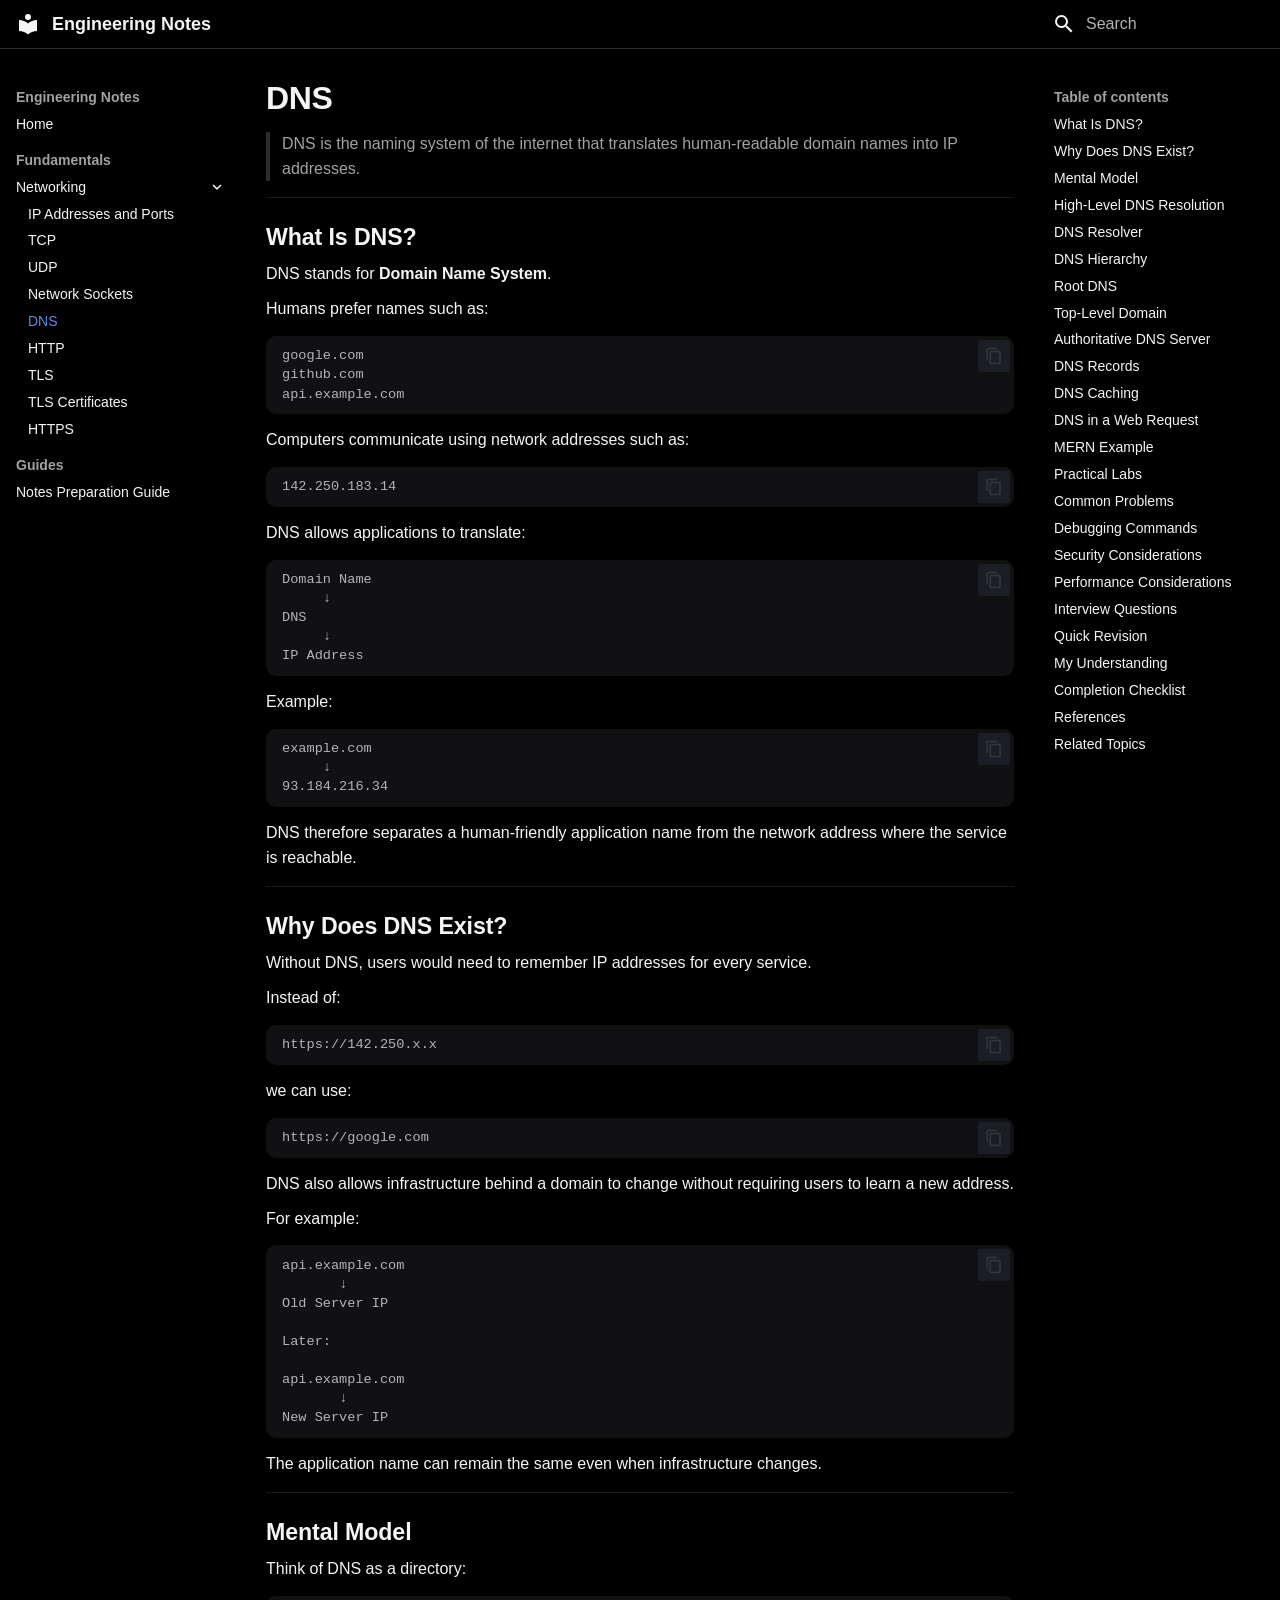
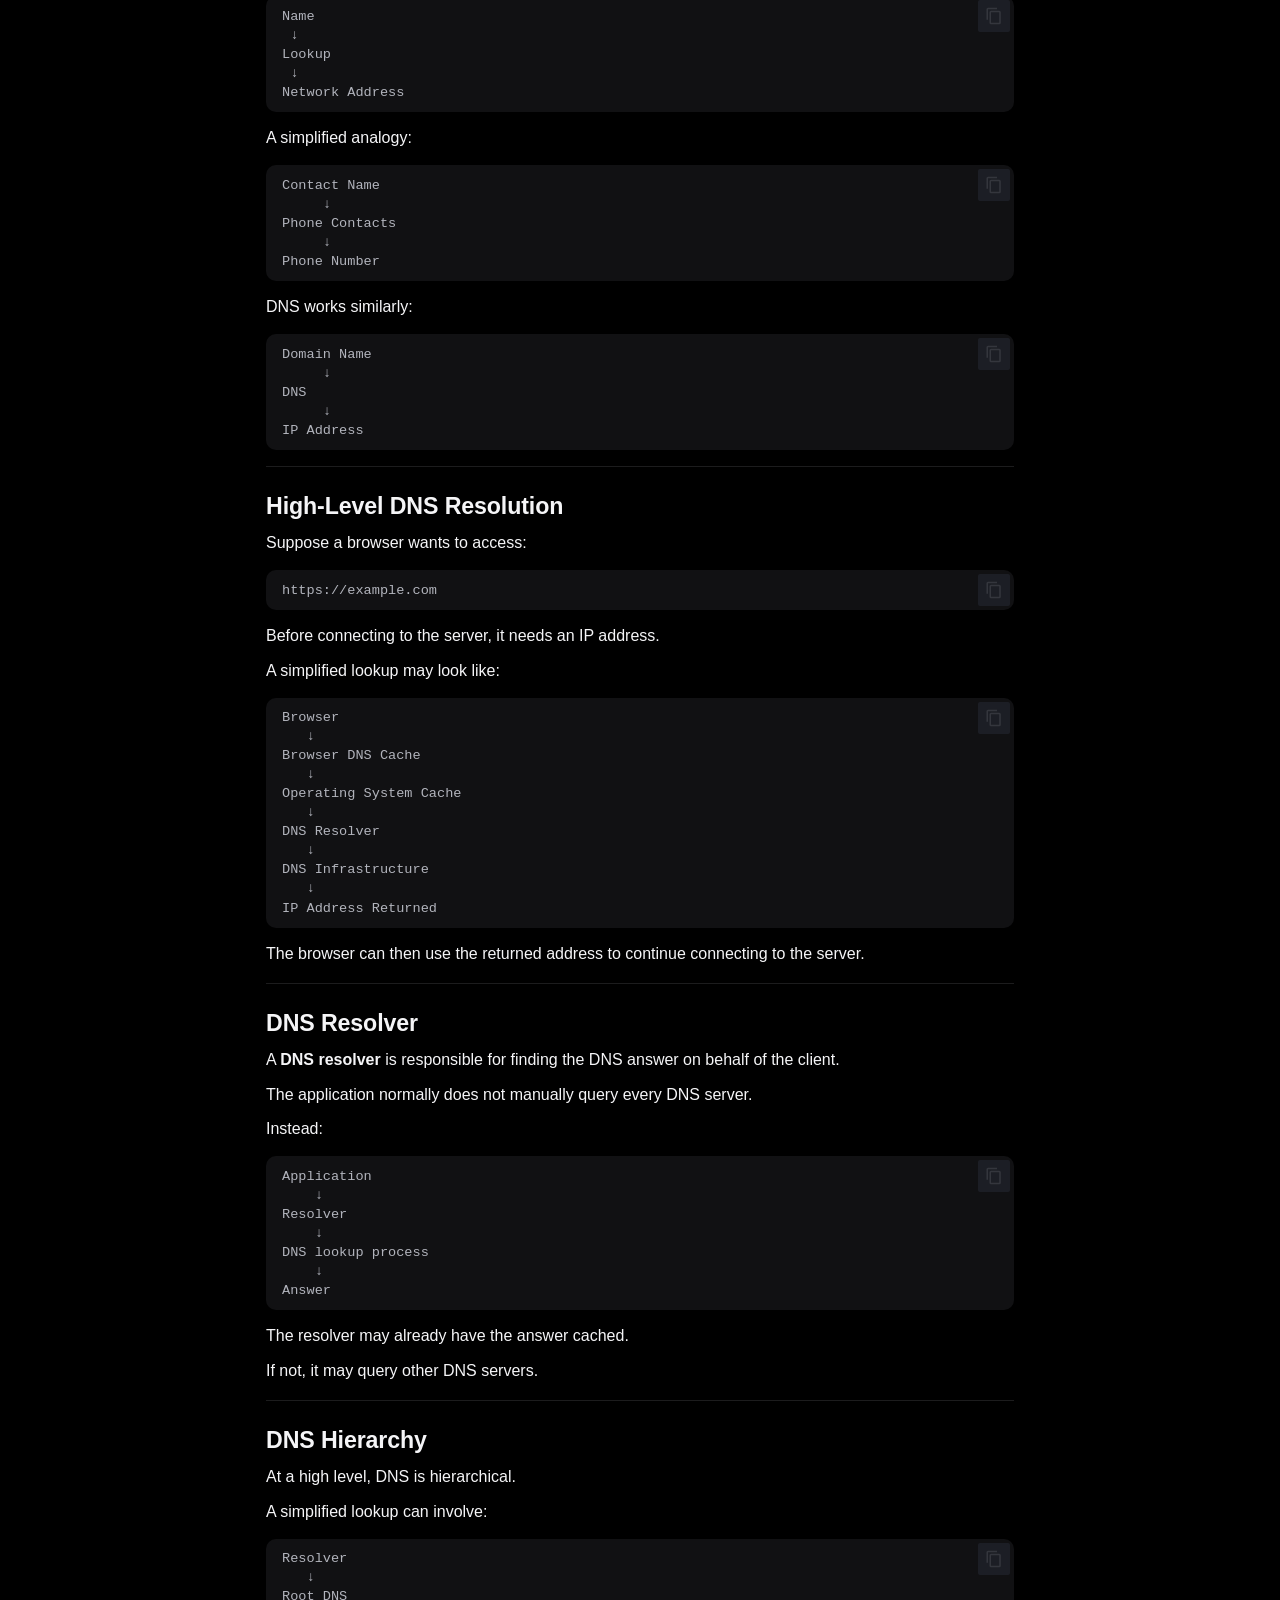
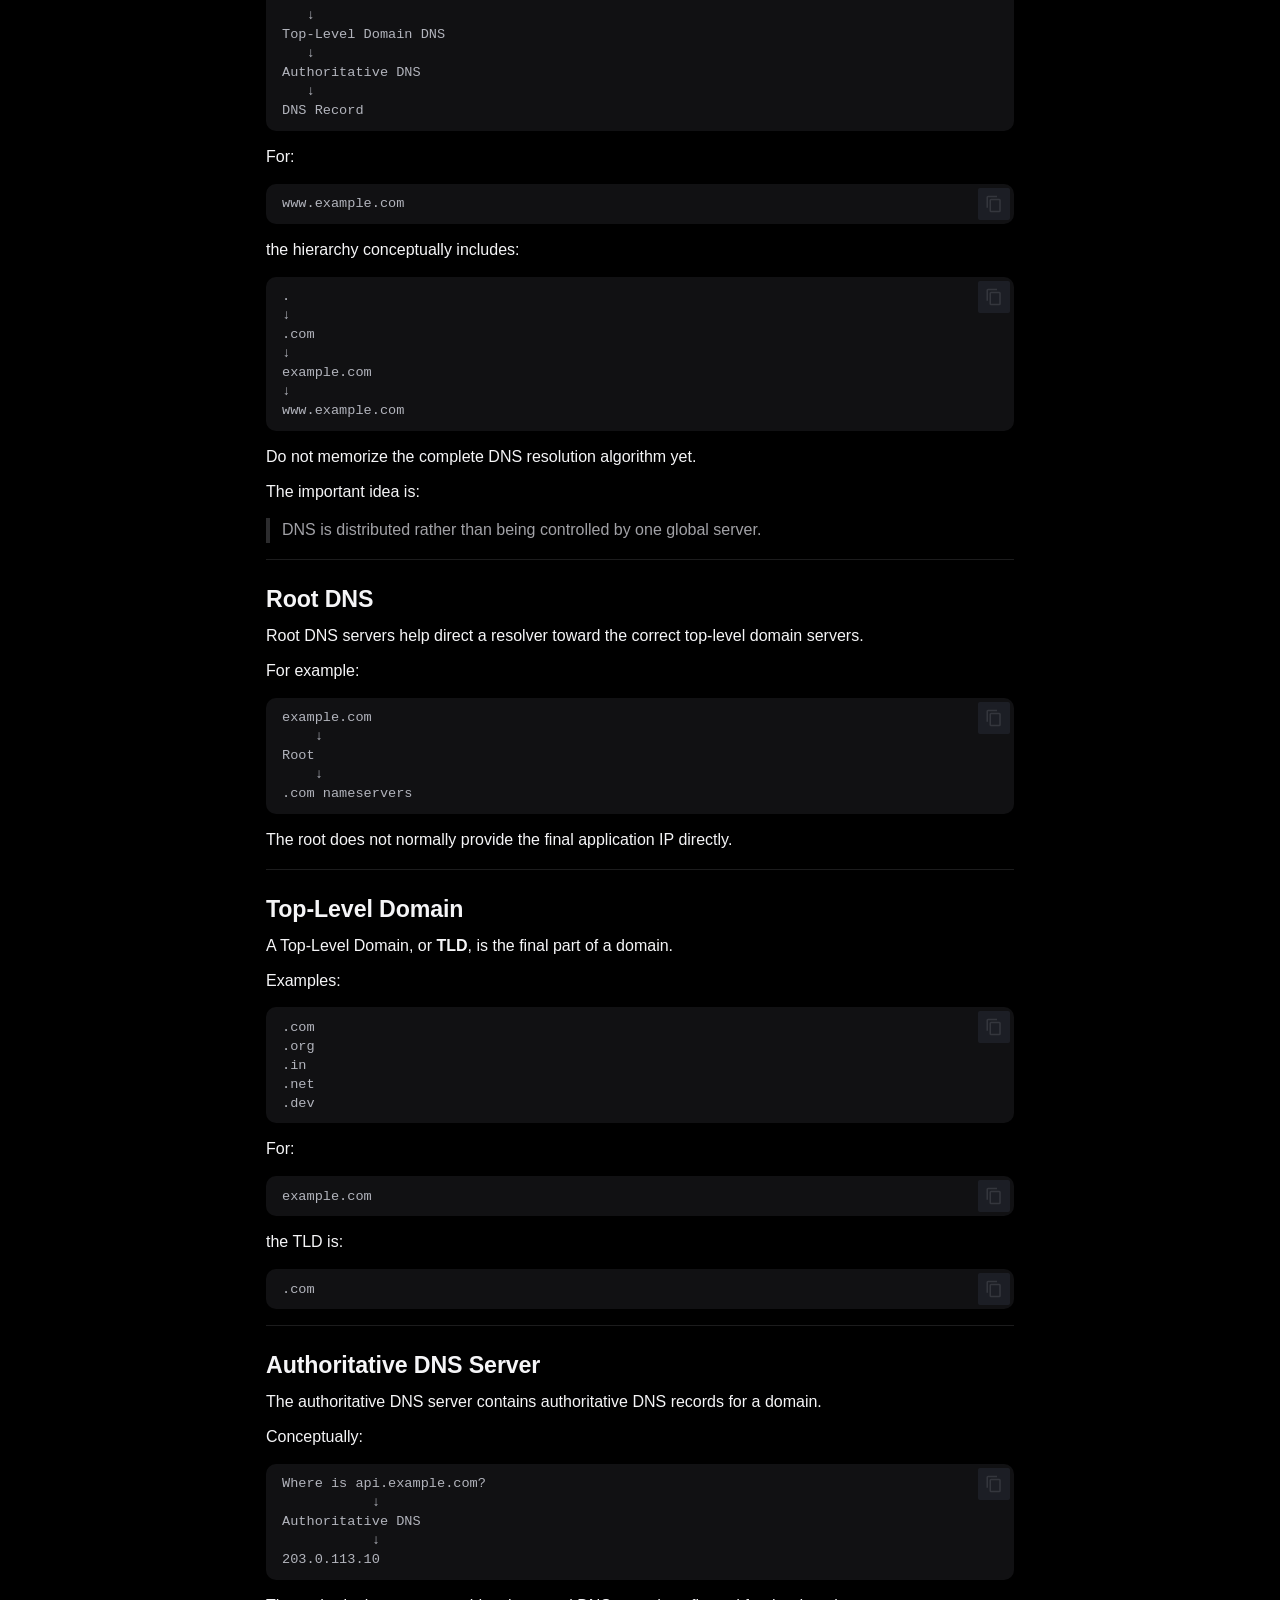
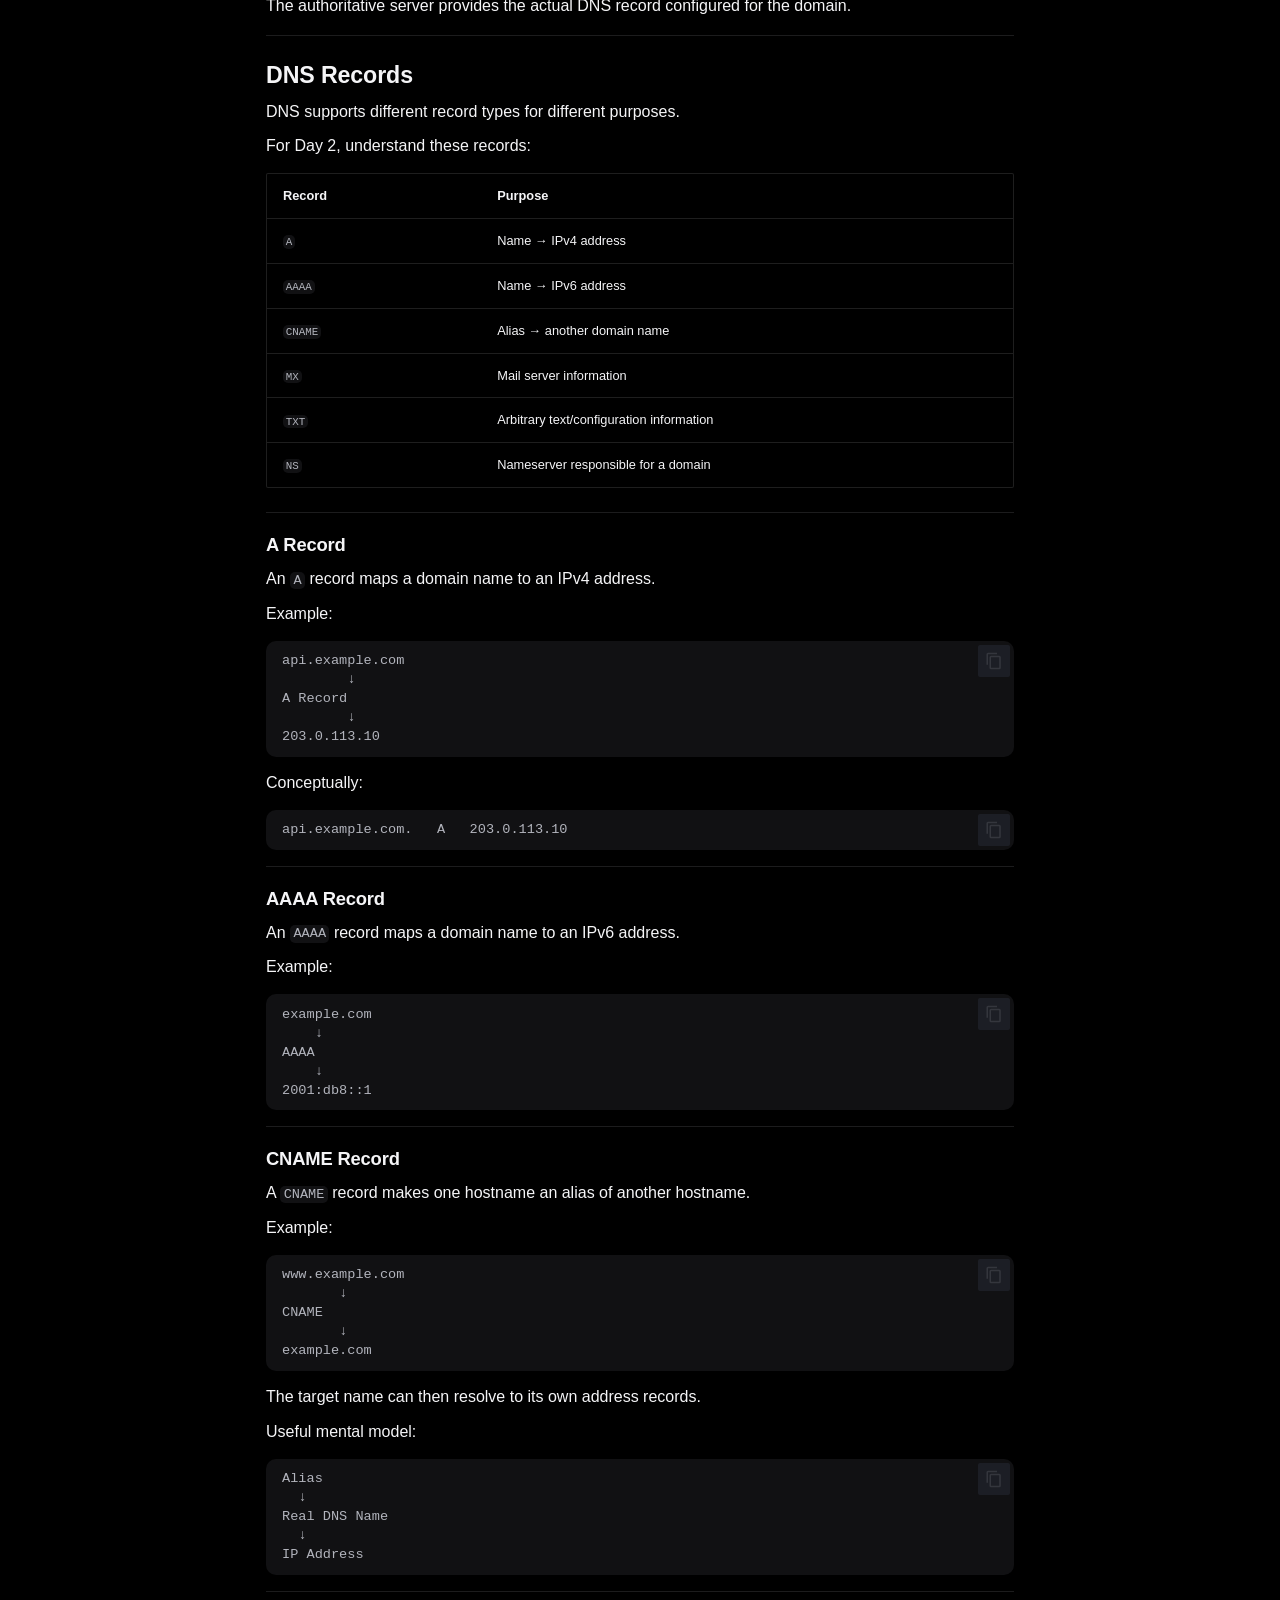
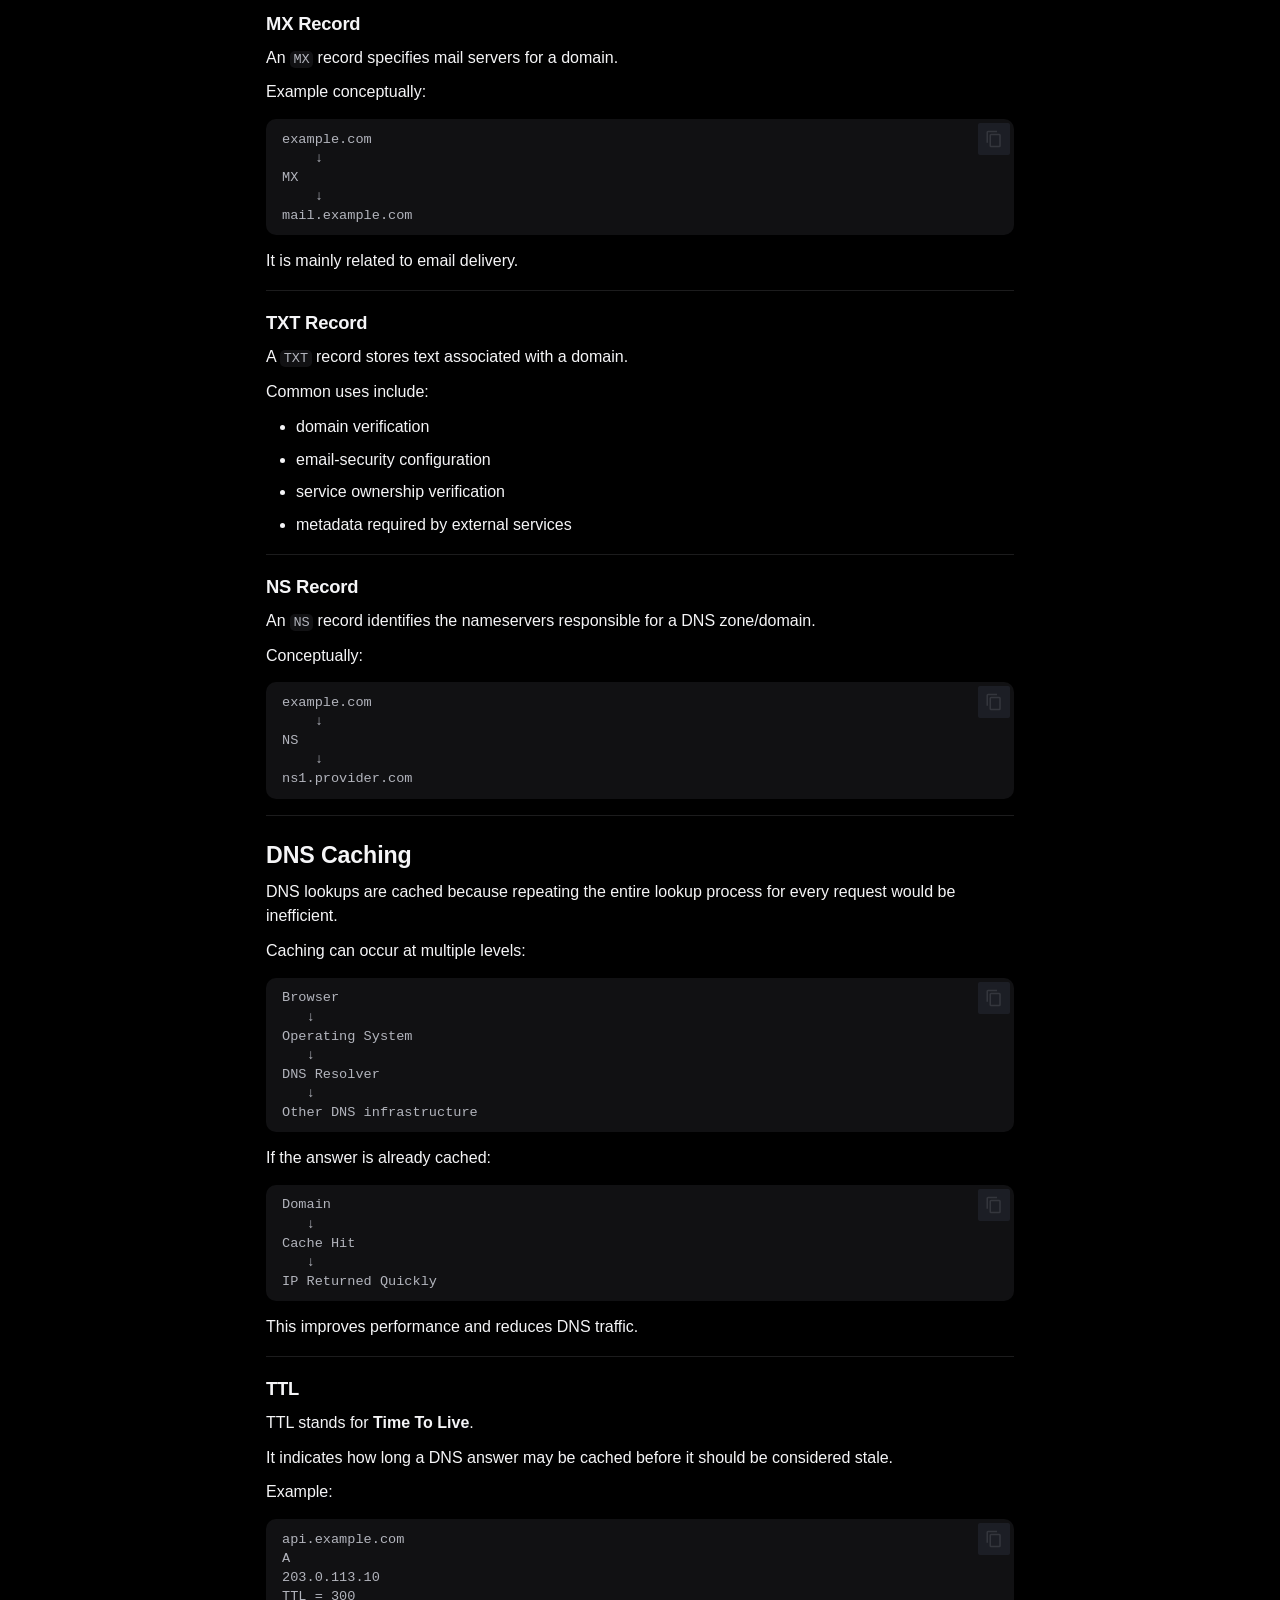
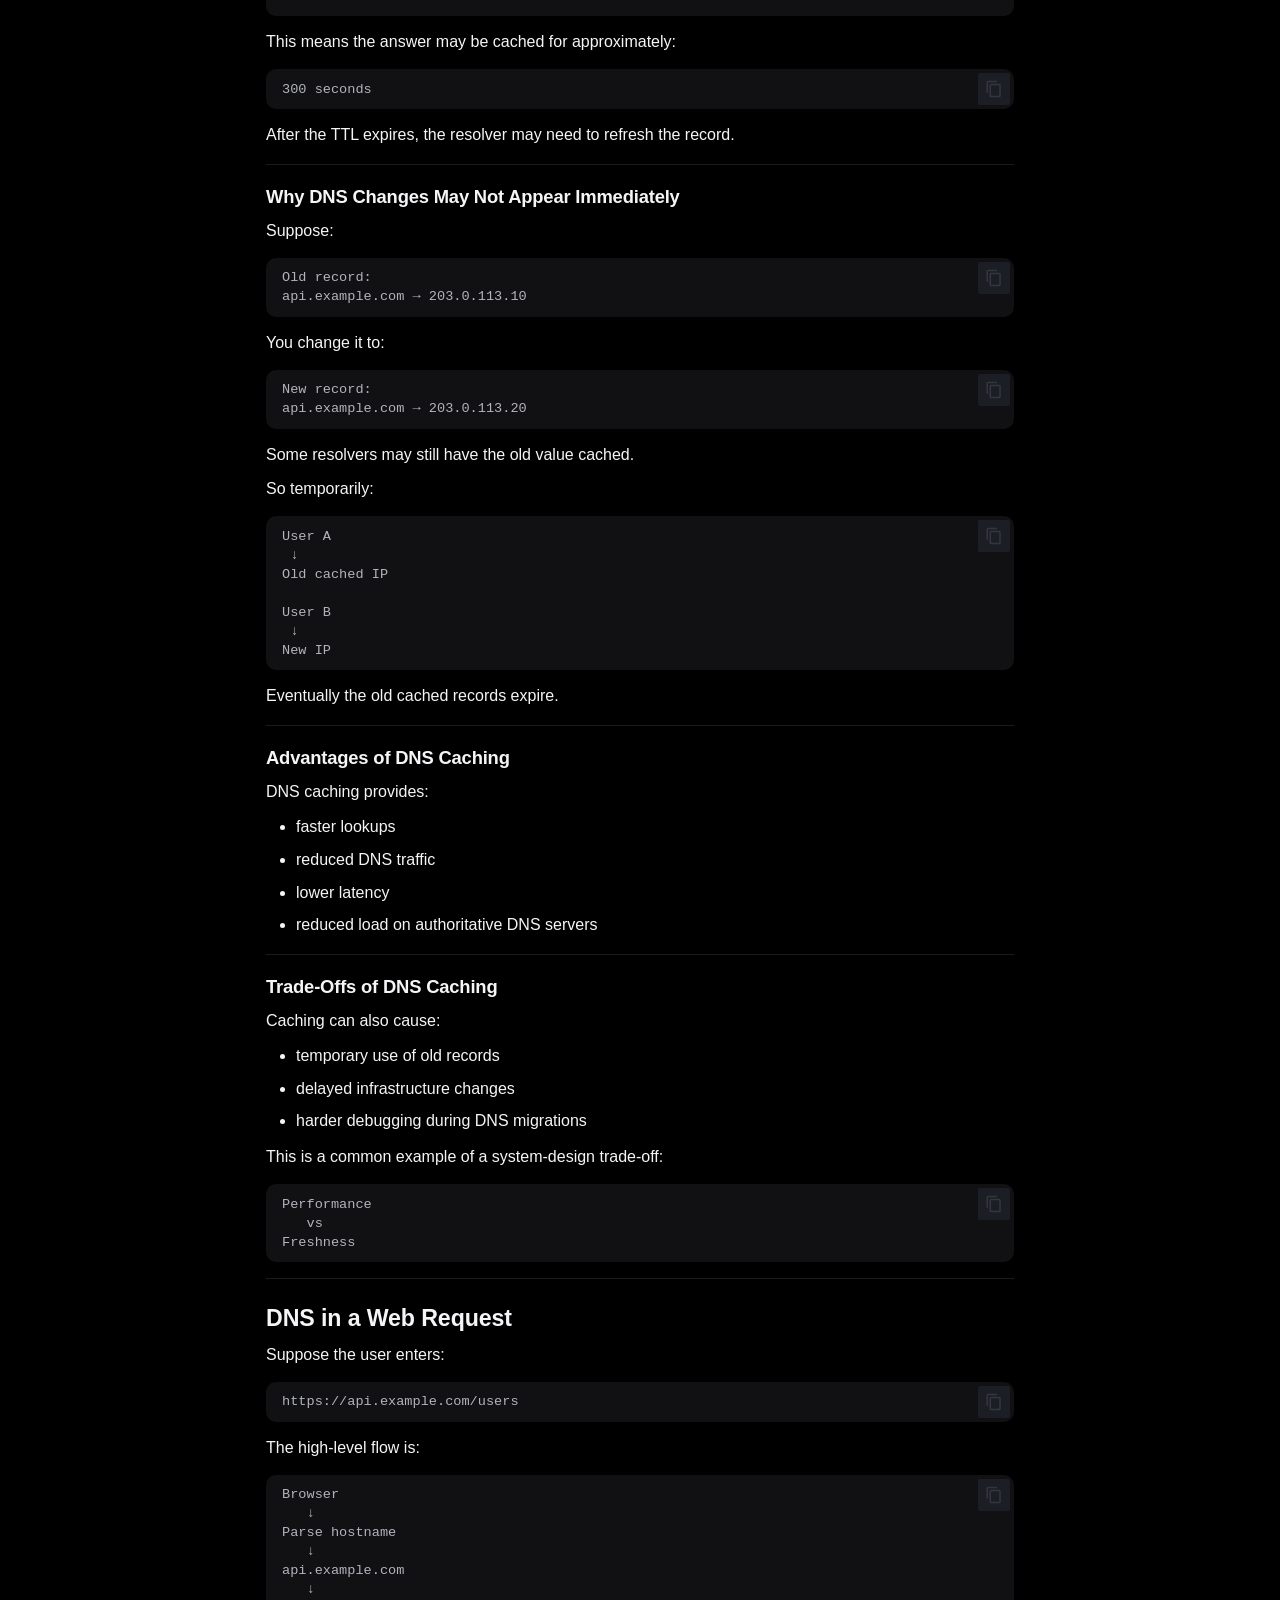
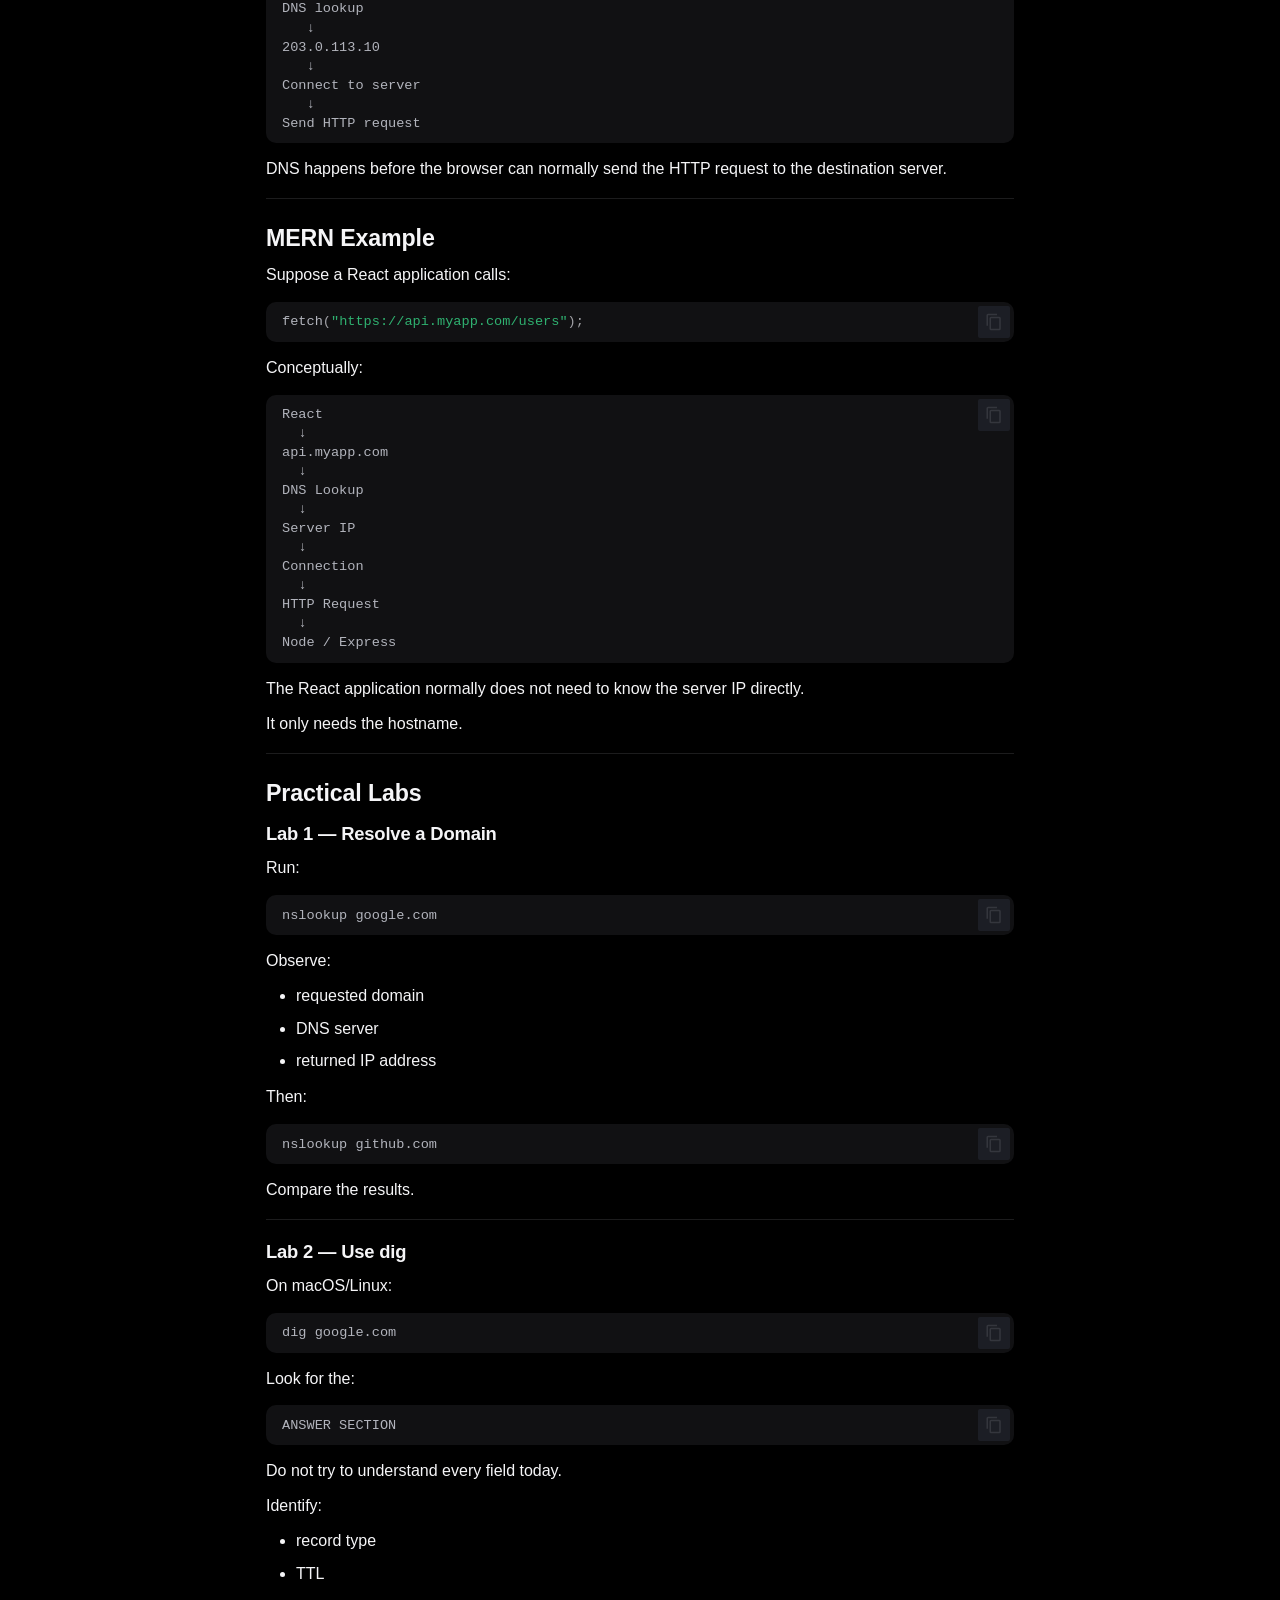
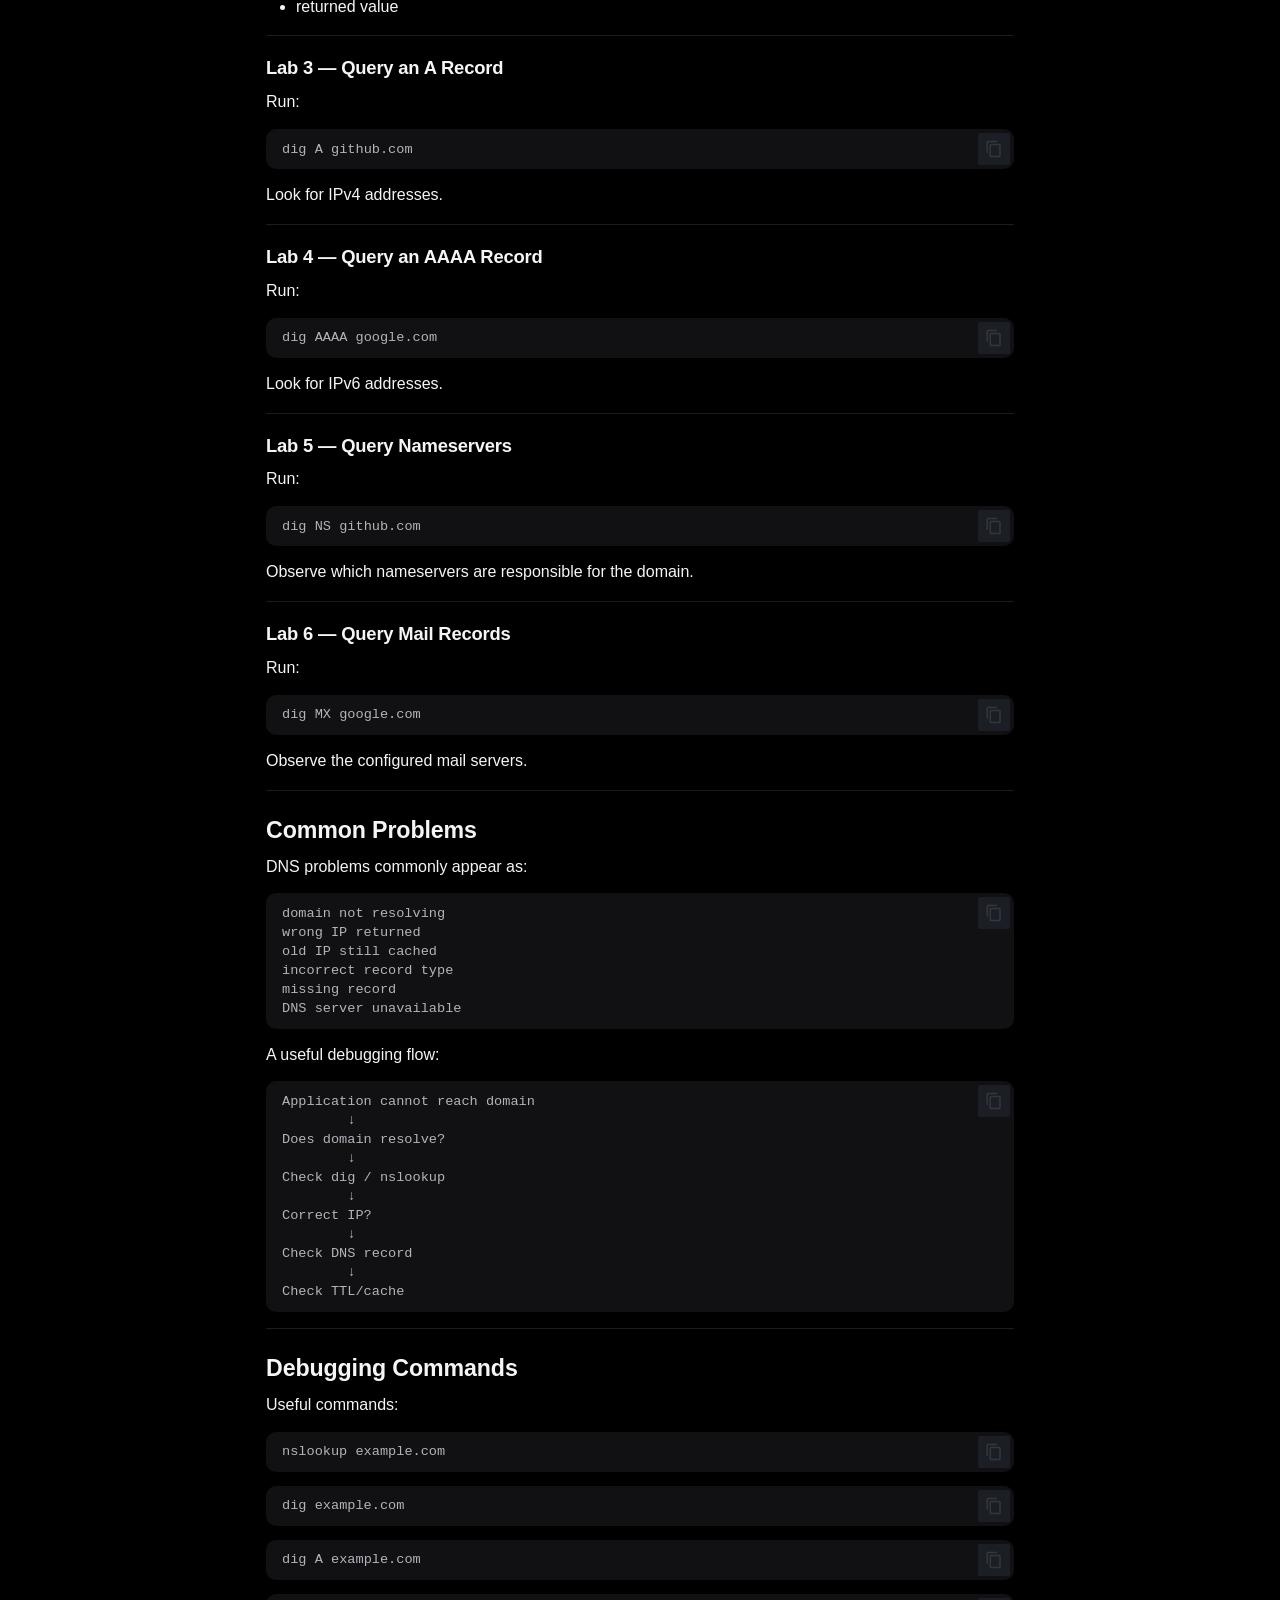
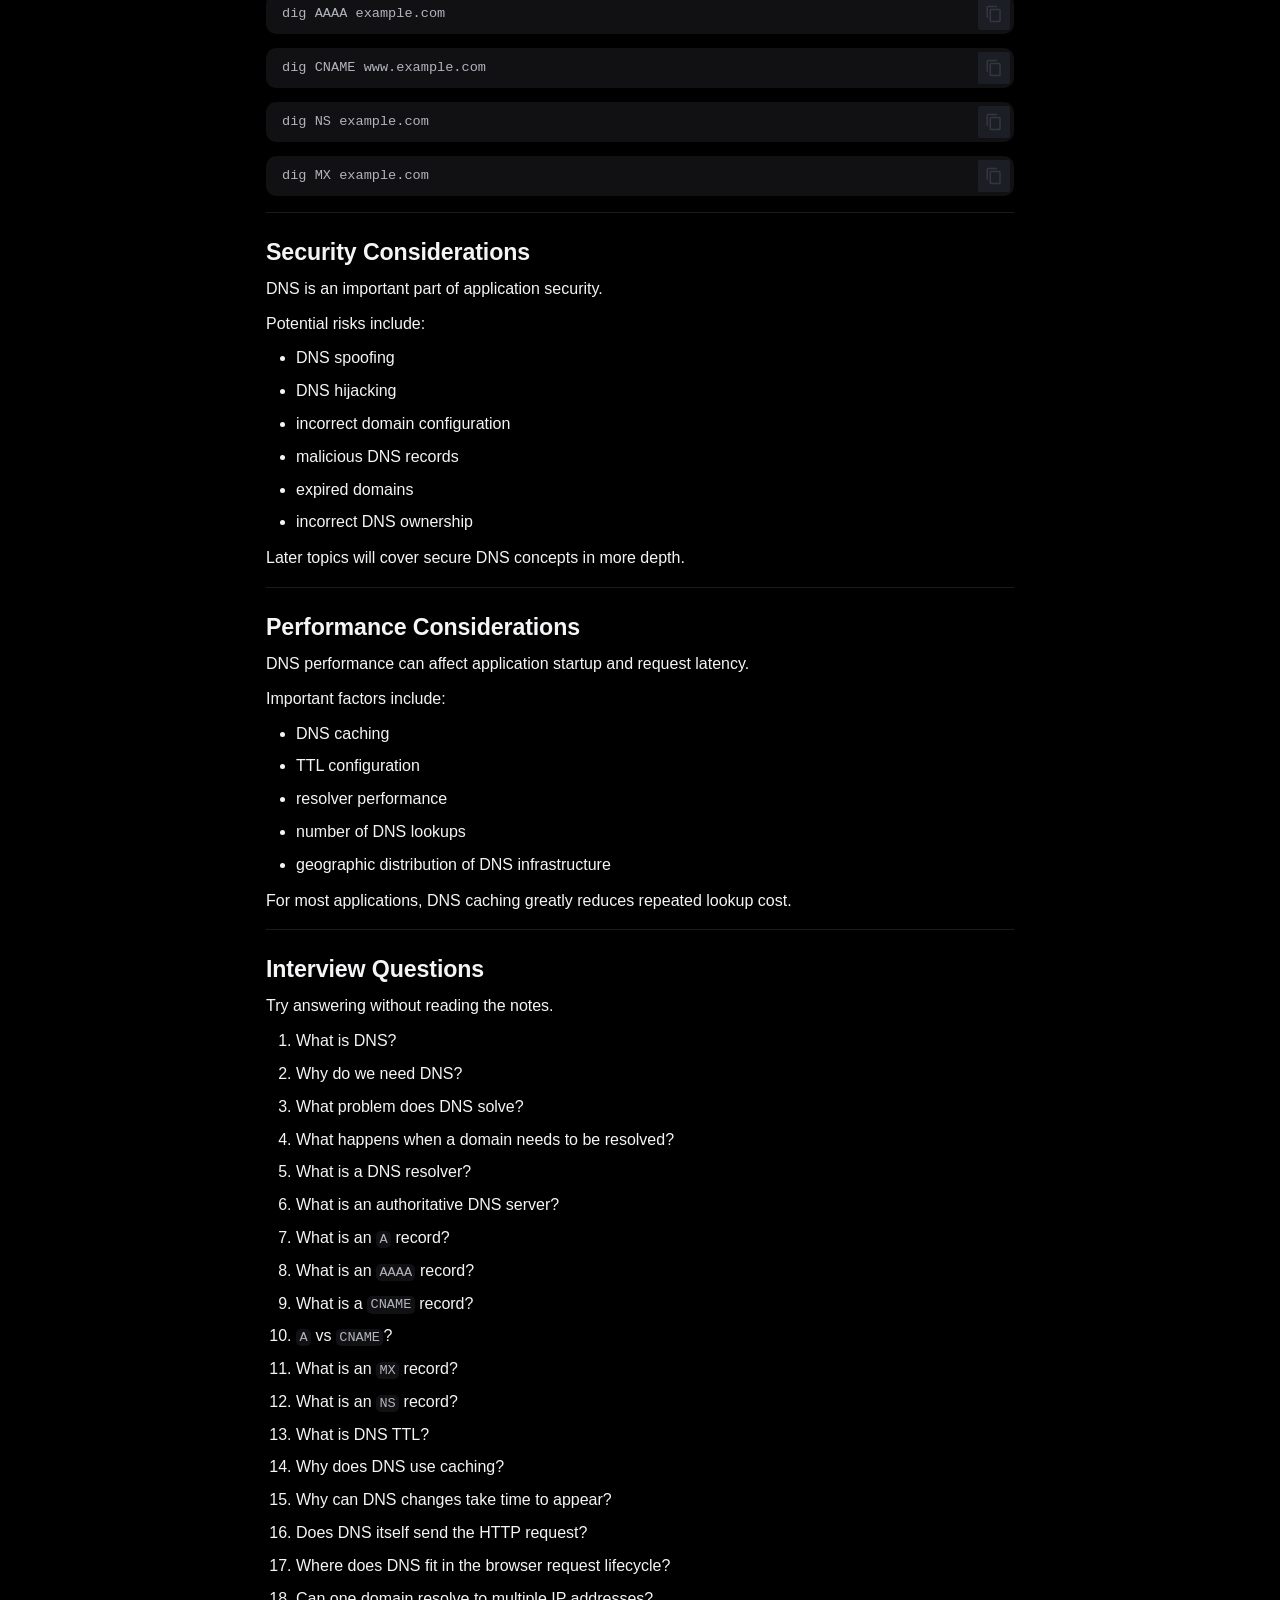
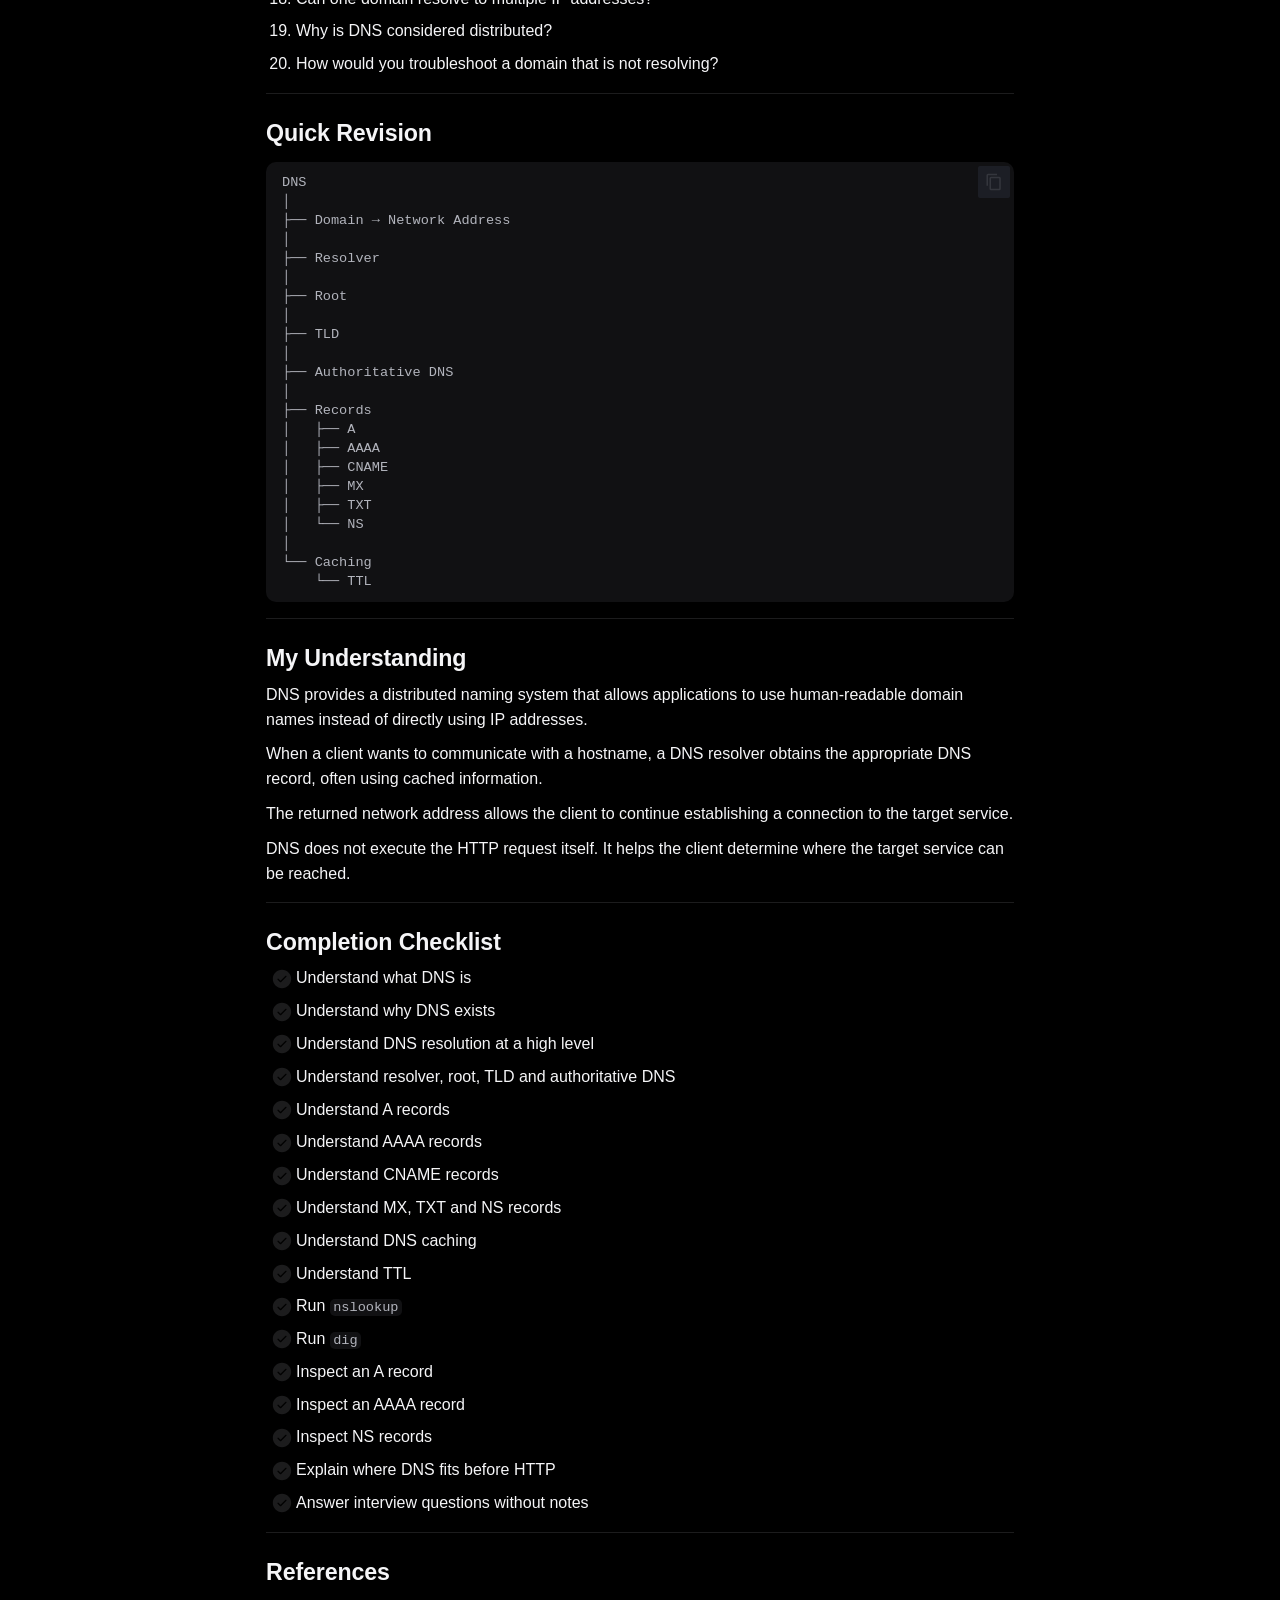
<file: fundamentals/networking/dns/index.html>
<!doctype html>
<html lang="en" class="no-js">
  <head>
    
      <meta charset="utf-8">
      <meta name="viewport" content="width=device-width,initial-scale=1">
      
        <meta name="description" content="Practical, interconnected notes for engineering foundations.">
      
      
        <meta name="author" content="Mahesh Pawar">
      
      
        <link rel="canonical" href="https://pawar-mahesh.github.io/engineering-notes/fundamentals/networking/dns/">
      
      
        <link rel="prev" href="../sockets/">
      
      
        <link rel="next" href="../http/">
      
      
        
      
      
      <link rel="icon" href="../../../assets/images/favicon.png">
      <meta name="generator" content="mkdocs-1.6.1, mkdocs-material-9.8.0">
    
    
      
        <title>DNS - Engineering Notes</title>
      
    
    
      <link rel="stylesheet" href="../../../assets/stylesheets/main.57a0d79d.min.css">
      
        
        <link rel="stylesheet" href="../../../assets/stylesheets/palette.fb2fffe2.min.css">
      
      


    
    
      
    
    
      
    
    
      <link rel="stylesheet" href="../../../assets/stylesheets/extra.css">
    
    <script>__md_scope=new URL("../../..",location),__md_hash=e=>[...e].reduce(((e,_)=>(e<<5)-e+_.charCodeAt(0)),0),__md_get=(e,_=localStorage,t=__md_scope)=>JSON.parse(_.getItem(t.pathname+"."+e)),__md_set=(e,_,t=localStorage,a=__md_scope)=>{try{t.setItem(a.pathname+"."+e,JSON.stringify(_))}catch(e){}}</script>
    
      

    
    
  </head>
  
  
    
    
    
    
    
    <body dir="ltr" data-md-color-scheme="slate" data-md-color-primary="black" data-md-color-accent="blue">
  
    
    <input class="md-toggle" data-md-toggle="drawer" type="checkbox" id="__drawer" autocomplete="off">
    <input class="md-toggle" data-md-toggle="search" type="checkbox" id="__search" autocomplete="off">
    <label class="md-overlay" for="__drawer"></label>
    <div data-md-component="skip">
      
        
        <a href="#dns" class="md-skip">
          Skip to content
        </a>
      
    </div>
    <div data-md-component="announce">
      
    </div>
    
    
      

  

<header class="md-header md-header--shadow" data-md-component="header">
  <nav class="md-header__inner md-grid" aria-label="Header">
    <a href="../../.." title="Engineering Notes" class="md-header__button md-logo" aria-label="Engineering Notes" data-md-component="logo">
      
  
  <svg xmlns="http://www.w3.org/2000/svg" viewBox="0 0 24 24"><path d="M12 8a3 3 0 0 0 3-3 3 3 0 0 0-3-3 3 3 0 0 0-3 3 3 3 0 0 0 3 3m0 3.54C9.64 9.35 6.5 8 3 8v11c3.5 0 6.64 1.35 9 3.54 2.36-2.19 5.5-3.54 9-3.54V8c-3.5 0-6.64 1.35-9 3.54"/></svg>

    </a>
    <label class="md-header__button md-icon" for="__drawer">
      
      <svg xmlns="http://www.w3.org/2000/svg" viewBox="0 0 24 24"><path d="M3 6h18v2H3zm0 5h18v2H3zm0 5h18v2H3z"/></svg>
    </label>
    <div class="md-header__title" data-md-component="header-title">
      <div class="md-header__ellipsis">
        <div class="md-header__topic">
          <span class="md-ellipsis">
            Engineering Notes
          </span>
        </div>
        <div class="md-header__topic" data-md-component="header-topic">
          <span class="md-ellipsis">
            
              DNS
            
          </span>
        </div>
      </div>
    </div>
    
      
    
    
    
    
      
      
        <label class="md-header__button md-icon" for="__search">
          
          <svg xmlns="http://www.w3.org/2000/svg" viewBox="0 0 24 24"><path d="M9.5 3A6.5 6.5 0 0 1 16 9.5c0 1.61-.59 3.09-1.56 4.23l.27.27h.79l5 5-1.5 1.5-5-5v-.79l-.27-.27A6.52 6.52 0 0 1 9.5 16 6.5 6.5 0 0 1 3 9.5 6.5 6.5 0 0 1 9.5 3m0 2C7 5 5 7 5 9.5S7 14 9.5 14 14 12 14 9.5 12 5 9.5 5"/></svg>
        </label>
        
<div class="md-search" data-md-component="search" role="dialog" aria-label="Search">
  <label class="md-search__overlay" for="__search"></label>
  <div class="md-search__inner" role="search">
    <form class="md-search__form" name="search">
      <input type="text" class="md-search__input" name="query" aria-label="Search" placeholder="Search" autocapitalize="off" autocorrect="off" autocomplete="off" spellcheck="false" data-md-component="search-query" required>
      <label class="md-search__icon md-icon" for="__search">
        
        <svg xmlns="http://www.w3.org/2000/svg" viewBox="0 0 24 24"><path d="M9.5 3A6.5 6.5 0 0 1 16 9.5c0 1.61-.59 3.09-1.56 4.23l.27.27h.79l5 5-1.5 1.5-5-5v-.79l-.27-.27A6.52 6.52 0 0 1 9.5 16 6.5 6.5 0 0 1 3 9.5 6.5 6.5 0 0 1 9.5 3m0 2C7 5 5 7 5 9.5S7 14 9.5 14 14 12 14 9.5 12 5 9.5 5"/></svg>
        
        <svg xmlns="http://www.w3.org/2000/svg" viewBox="0 0 24 24"><path d="M20 11v2H8l5.5 5.5-1.42 1.42L4.16 12l7.92-7.92L13.5 5.5 8 11z"/></svg>
      </label>
      <nav class="md-search__options" aria-label="Search">
        <button type="reset" class="md-search__icon md-icon" title="Clear" aria-label="Clear" tabindex="-1">
          
          <svg xmlns="http://www.w3.org/2000/svg" viewBox="0 0 24 24"><path d="M19 6.41 17.59 5 12 10.59 6.41 5 5 6.41 10.59 12 5 17.59 6.41 19 12 13.41 17.59 19 19 17.59 13.41 12z"/></svg>
        </button>
      </nav>
      
        <div class="md-search__suggest" data-md-component="search-suggest"></div>
      
    </form>
    <div class="md-search__output">
      <div class="md-search__scrollwrap" tabindex="0" data-md-scrollfix>
        <div class="md-search-result" data-md-component="search-result">
          <div class="md-search-result__meta">
            Initializing search
          </div>
          <ol class="md-search-result__list" role="presentation"></ol>
        </div>
      </div>
    </div>
  </div>
</div>
      
    
    
  </nav>
  
</header>
    
    <div class="md-container" data-md-component="container">
      
      
        
          
        
      
      <main class="md-main" data-md-component="main">
        <div class="md-main__inner md-grid">
          
            
              
              <div class="md-sidebar md-sidebar--primary" data-md-component="sidebar" data-md-type="navigation" >
                <div class="md-sidebar__scrollwrap">
                  <div class="md-sidebar__inner">
                    



<nav class="md-nav md-nav--primary" aria-label="Navigation" data-md-level="0">
  <label class="md-nav__title" for="__drawer">
    <a href="../../.." title="Engineering Notes" class="md-nav__button md-logo" aria-label="Engineering Notes" data-md-component="logo">
      
  
  <svg xmlns="http://www.w3.org/2000/svg" viewBox="0 0 24 24"><path d="M12 8a3 3 0 0 0 3-3 3 3 0 0 0-3-3 3 3 0 0 0-3 3 3 3 0 0 0 3 3m0 3.54C9.64 9.35 6.5 8 3 8v11c3.5 0 6.64 1.35 9 3.54 2.36-2.19 5.5-3.54 9-3.54V8c-3.5 0-6.64 1.35-9 3.54"/></svg>

    </a>
    Engineering Notes
  </label>
  
  <ul class="md-nav__list" data-md-scrollfix>
    
      
      
  
  
  
  
    <li class="md-nav__item">
      <a href="../../.." class="md-nav__link">
        
  
  
  <span class="md-ellipsis">
    
  
    Home
  

    
  </span>
  
  

      </a>
    </li>
  

    
      
      
  
  
    
  
  
  
    
    
    
    
      
        
        
      
    
    
    <li class="md-nav__item md-nav__item--active md-nav__item--section md-nav__item--nested">
      
        
        
        <input class="md-nav__toggle md-toggle " type="checkbox" id="__nav_2" checked>
        
          
          <label class="md-nav__link" for="__nav_2" id="__nav_2_label" tabindex="">
            
  
  
  <span class="md-ellipsis">
    
  
    Fundamentals
  

    
  </span>
  
  

            <span class="md-nav__icon md-icon"></span>
          </label>
        
        <nav class="md-nav" data-md-level="1" aria-labelledby="__nav_2_label" aria-expanded="true">
          <label class="md-nav__title" for="__nav_2">
            <span class="md-nav__icon md-icon"></span>
            
  
    Fundamentals
  

          </label>
          <ul class="md-nav__list" data-md-scrollfix>
            
              
                
  
  
    
  
  
  
    
    
    
    
      
    
    
    <li class="md-nav__item md-nav__item--active md-nav__item--nested">
      
        
        
        <input class="md-nav__toggle md-toggle " type="checkbox" id="__nav_2_1" checked>
        
          
          <label class="md-nav__link" for="__nav_2_1" id="__nav_2_1_label" tabindex="0">
            
  
  
  <span class="md-ellipsis">
    
  
    Networking
  

    
  </span>
  
  

            <span class="md-nav__icon md-icon"></span>
          </label>
        
        <nav class="md-nav" data-md-level="2" aria-labelledby="__nav_2_1_label" aria-expanded="true">
          <label class="md-nav__title" for="__nav_2_1">
            <span class="md-nav__icon md-icon"></span>
            
  
    Networking
  

          </label>
          <ul class="md-nav__list" data-md-scrollfix>
            
              
                
  
  
  
  
    <li class="md-nav__item">
      <a href="../ip-addresses-and-ports/" class="md-nav__link">
        
  
  
  <span class="md-ellipsis">
    
  
    IP Addresses and Ports
  

    
  </span>
  
  

      </a>
    </li>
  

              
            
              
                
  
  
  
  
    <li class="md-nav__item">
      <a href="../tcp/" class="md-nav__link">
        
  
  
  <span class="md-ellipsis">
    
  
    TCP
  

    
  </span>
  
  

      </a>
    </li>
  

              
            
              
                
  
  
  
  
    <li class="md-nav__item">
      <a href="../udp/" class="md-nav__link">
        
  
  
  <span class="md-ellipsis">
    
  
    UDP
  

    
  </span>
  
  

      </a>
    </li>
  

              
            
              
                
  
  
  
  
    <li class="md-nav__item">
      <a href="../sockets/" class="md-nav__link">
        
  
  
  <span class="md-ellipsis">
    
  
    Network Sockets
  

    
  </span>
  
  

      </a>
    </li>
  

              
            
              
                
  
  
    
  
  
  
    <li class="md-nav__item md-nav__item--active">
      
      <input class="md-nav__toggle md-toggle" type="checkbox" id="__toc">
      
      
        
      
      
        <label class="md-nav__link md-nav__link--active" for="__toc">
          
  
  
  <span class="md-ellipsis">
    
  
    DNS
  

    
  </span>
  
  

          <span class="md-nav__icon md-icon"></span>
        </label>
      
      <a href="./" class="md-nav__link md-nav__link--active">
        
  
  
  <span class="md-ellipsis">
    
  
    DNS
  

    
  </span>
  
  

      </a>
      
        

<nav class="md-nav md-nav--secondary" aria-label="Table of contents">
  
  
  
    
  
  
    <label class="md-nav__title" for="__toc">
      <span class="md-nav__icon md-icon"></span>
      Table of contents
    </label>
    <ul class="md-nav__list" data-md-component="toc" data-md-scrollfix>
      
        <li class="md-nav__item">
  <a href="#what-is-dns" class="md-nav__link">
    <span class="md-ellipsis">
      
        What Is DNS?
      
    </span>
  </a>
  
</li>
      
        <li class="md-nav__item">
  <a href="#why-does-dns-exist" class="md-nav__link">
    <span class="md-ellipsis">
      
        Why Does DNS Exist?
      
    </span>
  </a>
  
</li>
      
        <li class="md-nav__item">
  <a href="#mental-model" class="md-nav__link">
    <span class="md-ellipsis">
      
        Mental Model
      
    </span>
  </a>
  
</li>
      
        <li class="md-nav__item">
  <a href="#high-level-dns-resolution" class="md-nav__link">
    <span class="md-ellipsis">
      
        High-Level DNS Resolution
      
    </span>
  </a>
  
</li>
      
        <li class="md-nav__item">
  <a href="#dns-resolver" class="md-nav__link">
    <span class="md-ellipsis">
      
        DNS Resolver
      
    </span>
  </a>
  
</li>
      
        <li class="md-nav__item">
  <a href="#dns-hierarchy" class="md-nav__link">
    <span class="md-ellipsis">
      
        DNS Hierarchy
      
    </span>
  </a>
  
</li>
      
        <li class="md-nav__item">
  <a href="#root-dns" class="md-nav__link">
    <span class="md-ellipsis">
      
        Root DNS
      
    </span>
  </a>
  
</li>
      
        <li class="md-nav__item">
  <a href="#top-level-domain" class="md-nav__link">
    <span class="md-ellipsis">
      
        Top-Level Domain
      
    </span>
  </a>
  
</li>
      
        <li class="md-nav__item">
  <a href="#authoritative-dns-server" class="md-nav__link">
    <span class="md-ellipsis">
      
        Authoritative DNS Server
      
    </span>
  </a>
  
</li>
      
        <li class="md-nav__item">
  <a href="#dns-records" class="md-nav__link">
    <span class="md-ellipsis">
      
        DNS Records
      
    </span>
  </a>
  
</li>
      
        <li class="md-nav__item">
  <a href="#dns-caching" class="md-nav__link">
    <span class="md-ellipsis">
      
        DNS Caching
      
    </span>
  </a>
  
</li>
      
        <li class="md-nav__item">
  <a href="#dns-in-a-web-request" class="md-nav__link">
    <span class="md-ellipsis">
      
        DNS in a Web Request
      
    </span>
  </a>
  
</li>
      
        <li class="md-nav__item">
  <a href="#mern-example" class="md-nav__link">
    <span class="md-ellipsis">
      
        MERN Example
      
    </span>
  </a>
  
</li>
      
        <li class="md-nav__item">
  <a href="#practical-labs" class="md-nav__link">
    <span class="md-ellipsis">
      
        Practical Labs
      
    </span>
  </a>
  
</li>
      
        <li class="md-nav__item">
  <a href="#common-problems" class="md-nav__link">
    <span class="md-ellipsis">
      
        Common Problems
      
    </span>
  </a>
  
</li>
      
        <li class="md-nav__item">
  <a href="#debugging-commands" class="md-nav__link">
    <span class="md-ellipsis">
      
        Debugging Commands
      
    </span>
  </a>
  
</li>
      
        <li class="md-nav__item">
  <a href="#security-considerations" class="md-nav__link">
    <span class="md-ellipsis">
      
        Security Considerations
      
    </span>
  </a>
  
</li>
      
        <li class="md-nav__item">
  <a href="#performance-considerations" class="md-nav__link">
    <span class="md-ellipsis">
      
        Performance Considerations
      
    </span>
  </a>
  
</li>
      
        <li class="md-nav__item">
  <a href="#interview-questions" class="md-nav__link">
    <span class="md-ellipsis">
      
        Interview Questions
      
    </span>
  </a>
  
</li>
      
        <li class="md-nav__item">
  <a href="#quick-revision" class="md-nav__link">
    <span class="md-ellipsis">
      
        Quick Revision
      
    </span>
  </a>
  
</li>
      
        <li class="md-nav__item">
  <a href="#my-understanding" class="md-nav__link">
    <span class="md-ellipsis">
      
        My Understanding
      
    </span>
  </a>
  
</li>
      
        <li class="md-nav__item">
  <a href="#completion-checklist" class="md-nav__link">
    <span class="md-ellipsis">
      
        Completion Checklist
      
    </span>
  </a>
  
</li>
      
        <li class="md-nav__item">
  <a href="#references" class="md-nav__link">
    <span class="md-ellipsis">
      
        References
      
    </span>
  </a>
  
</li>
      
        <li class="md-nav__item">
  <a href="#related-topics" class="md-nav__link">
    <span class="md-ellipsis">
      
        Related Topics
      
    </span>
  </a>
  
</li>
      
    </ul>
  
</nav>
      
    </li>
  

              
            
              
                
  
  
  
  
    <li class="md-nav__item">
      <a href="../http/" class="md-nav__link">
        
  
  
  <span class="md-ellipsis">
    
  
    HTTP
  

    
  </span>
  
  

      </a>
    </li>
  

              
            
              
                
  
  
  
  
    <li class="md-nav__item">
      <a href="../tls/" class="md-nav__link">
        
  
  
  <span class="md-ellipsis">
    
  
    TLS
  

    
  </span>
  
  

      </a>
    </li>
  

              
            
              
                
  
  
  
  
    <li class="md-nav__item">
      <a href="../certificates/" class="md-nav__link">
        
  
  
  <span class="md-ellipsis">
    
  
    TLS Certificates
  

    
  </span>
  
  

      </a>
    </li>
  

              
            
              
                
  
  
  
  
    <li class="md-nav__item">
      <a href="../https/" class="md-nav__link">
        
  
  
  <span class="md-ellipsis">
    
  
    HTTPS
  

    
  </span>
  
  

      </a>
    </li>
  

              
            
          </ul>
        </nav>
      
    </li>
  

              
            
          </ul>
        </nav>
      
    </li>
  

    
      
      
  
  
  
  
    
    
    
    
      
        
        
      
    
    
    <li class="md-nav__item md-nav__item--section md-nav__item--nested">
      
        
        
        <input class="md-nav__toggle md-toggle " type="checkbox" id="__nav_3" >
        
          
          <label class="md-nav__link" for="__nav_3" id="__nav_3_label" tabindex="">
            
  
  
  <span class="md-ellipsis">
    
  
    Guides
  

    
  </span>
  
  

            <span class="md-nav__icon md-icon"></span>
          </label>
        
        <nav class="md-nav" data-md-level="1" aria-labelledby="__nav_3_label" aria-expanded="false">
          <label class="md-nav__title" for="__nav_3">
            <span class="md-nav__icon md-icon"></span>
            
  
    Guides
  

          </label>
          <ul class="md-nav__list" data-md-scrollfix>
            
              
                
  
  
  
  
    <li class="md-nav__item">
      <a href="../../../guides/notes-guide/" class="md-nav__link">
        
  
  
  <span class="md-ellipsis">
    
  
    Notes Preparation Guide
  

    
  </span>
  
  

      </a>
    </li>
  

              
            
          </ul>
        </nav>
      
    </li>
  

    
  </ul>
</nav>
                  </div>
                </div>
              </div>
            
            
              
              <div class="md-sidebar md-sidebar--secondary" data-md-component="sidebar" data-md-type="toc" >
                <div class="md-sidebar__scrollwrap">
                  <div class="md-sidebar__inner">
                    

<nav class="md-nav md-nav--secondary" aria-label="Table of contents">
  
  
  
    
  
  
    <label class="md-nav__title" for="__toc">
      <span class="md-nav__icon md-icon"></span>
      Table of contents
    </label>
    <ul class="md-nav__list" data-md-component="toc" data-md-scrollfix>
      
        <li class="md-nav__item">
  <a href="#what-is-dns" class="md-nav__link">
    <span class="md-ellipsis">
      
        What Is DNS?
      
    </span>
  </a>
  
</li>
      
        <li class="md-nav__item">
  <a href="#why-does-dns-exist" class="md-nav__link">
    <span class="md-ellipsis">
      
        Why Does DNS Exist?
      
    </span>
  </a>
  
</li>
      
        <li class="md-nav__item">
  <a href="#mental-model" class="md-nav__link">
    <span class="md-ellipsis">
      
        Mental Model
      
    </span>
  </a>
  
</li>
      
        <li class="md-nav__item">
  <a href="#high-level-dns-resolution" class="md-nav__link">
    <span class="md-ellipsis">
      
        High-Level DNS Resolution
      
    </span>
  </a>
  
</li>
      
        <li class="md-nav__item">
  <a href="#dns-resolver" class="md-nav__link">
    <span class="md-ellipsis">
      
        DNS Resolver
      
    </span>
  </a>
  
</li>
      
        <li class="md-nav__item">
  <a href="#dns-hierarchy" class="md-nav__link">
    <span class="md-ellipsis">
      
        DNS Hierarchy
      
    </span>
  </a>
  
</li>
      
        <li class="md-nav__item">
  <a href="#root-dns" class="md-nav__link">
    <span class="md-ellipsis">
      
        Root DNS
      
    </span>
  </a>
  
</li>
      
        <li class="md-nav__item">
  <a href="#top-level-domain" class="md-nav__link">
    <span class="md-ellipsis">
      
        Top-Level Domain
      
    </span>
  </a>
  
</li>
      
        <li class="md-nav__item">
  <a href="#authoritative-dns-server" class="md-nav__link">
    <span class="md-ellipsis">
      
        Authoritative DNS Server
      
    </span>
  </a>
  
</li>
      
        <li class="md-nav__item">
  <a href="#dns-records" class="md-nav__link">
    <span class="md-ellipsis">
      
        DNS Records
      
    </span>
  </a>
  
</li>
      
        <li class="md-nav__item">
  <a href="#dns-caching" class="md-nav__link">
    <span class="md-ellipsis">
      
        DNS Caching
      
    </span>
  </a>
  
</li>
      
        <li class="md-nav__item">
  <a href="#dns-in-a-web-request" class="md-nav__link">
    <span class="md-ellipsis">
      
        DNS in a Web Request
      
    </span>
  </a>
  
</li>
      
        <li class="md-nav__item">
  <a href="#mern-example" class="md-nav__link">
    <span class="md-ellipsis">
      
        MERN Example
      
    </span>
  </a>
  
</li>
      
        <li class="md-nav__item">
  <a href="#practical-labs" class="md-nav__link">
    <span class="md-ellipsis">
      
        Practical Labs
      
    </span>
  </a>
  
</li>
      
        <li class="md-nav__item">
  <a href="#common-problems" class="md-nav__link">
    <span class="md-ellipsis">
      
        Common Problems
      
    </span>
  </a>
  
</li>
      
        <li class="md-nav__item">
  <a href="#debugging-commands" class="md-nav__link">
    <span class="md-ellipsis">
      
        Debugging Commands
      
    </span>
  </a>
  
</li>
      
        <li class="md-nav__item">
  <a href="#security-considerations" class="md-nav__link">
    <span class="md-ellipsis">
      
        Security Considerations
      
    </span>
  </a>
  
</li>
      
        <li class="md-nav__item">
  <a href="#performance-considerations" class="md-nav__link">
    <span class="md-ellipsis">
      
        Performance Considerations
      
    </span>
  </a>
  
</li>
      
        <li class="md-nav__item">
  <a href="#interview-questions" class="md-nav__link">
    <span class="md-ellipsis">
      
        Interview Questions
      
    </span>
  </a>
  
</li>
      
        <li class="md-nav__item">
  <a href="#quick-revision" class="md-nav__link">
    <span class="md-ellipsis">
      
        Quick Revision
      
    </span>
  </a>
  
</li>
      
        <li class="md-nav__item">
  <a href="#my-understanding" class="md-nav__link">
    <span class="md-ellipsis">
      
        My Understanding
      
    </span>
  </a>
  
</li>
      
        <li class="md-nav__item">
  <a href="#completion-checklist" class="md-nav__link">
    <span class="md-ellipsis">
      
        Completion Checklist
      
    </span>
  </a>
  
</li>
      
        <li class="md-nav__item">
  <a href="#references" class="md-nav__link">
    <span class="md-ellipsis">
      
        References
      
    </span>
  </a>
  
</li>
      
        <li class="md-nav__item">
  <a href="#related-topics" class="md-nav__link">
    <span class="md-ellipsis">
      
        Related Topics
      
    </span>
  </a>
  
</li>
      
    </ul>
  
</nav>
                  </div>
                </div>
              </div>
            
          
          
            <div class="md-content" data-md-component="content">
              
              <article class="md-content__inner md-typeset">
                
                  



<h1 id="dns">DNS</h1>
<blockquote>
<p>DNS is the naming system of the internet that translates human-readable domain names into IP addresses.</p>
</blockquote>
<hr />
<h2 id="what-is-dns">What Is DNS?</h2>
<p>DNS stands for <strong>Domain Name System</strong>.</p>
<p>Humans prefer names such as:</p>
<div class="highlight"><pre><span></span><code><a id="__codelineno-0-1" name="__codelineno-0-1" href="#__codelineno-0-1"></a>google.com
<a id="__codelineno-0-2" name="__codelineno-0-2" href="#__codelineno-0-2"></a>github.com
<a id="__codelineno-0-3" name="__codelineno-0-3" href="#__codelineno-0-3"></a>api.example.com
</code></pre></div>
<p>Computers communicate using network addresses such as:</p>
<div class="highlight"><pre><span></span><code><a id="__codelineno-1-1" name="__codelineno-1-1" href="#__codelineno-1-1"></a>142.250.183.14
</code></pre></div>
<p>DNS allows applications to translate:</p>
<div class="highlight"><pre><span></span><code><a id="__codelineno-2-1" name="__codelineno-2-1" href="#__codelineno-2-1"></a>Domain Name
<a id="__codelineno-2-2" name="__codelineno-2-2" href="#__codelineno-2-2"></a>     ↓
<a id="__codelineno-2-3" name="__codelineno-2-3" href="#__codelineno-2-3"></a>DNS
<a id="__codelineno-2-4" name="__codelineno-2-4" href="#__codelineno-2-4"></a>     ↓
<a id="__codelineno-2-5" name="__codelineno-2-5" href="#__codelineno-2-5"></a>IP Address
</code></pre></div>
<p>Example:</p>
<div class="highlight"><pre><span></span><code><a id="__codelineno-3-1" name="__codelineno-3-1" href="#__codelineno-3-1"></a>example.com
<a id="__codelineno-3-2" name="__codelineno-3-2" href="#__codelineno-3-2"></a>     ↓
<a id="__codelineno-3-3" name="__codelineno-3-3" href="#__codelineno-3-3"></a>93.184.216.34
</code></pre></div>
<p>DNS therefore separates a human-friendly application name from the network address where the service is reachable.</p>
<hr />
<h2 id="why-does-dns-exist">Why Does DNS Exist?</h2>
<p>Without DNS, users would need to remember IP addresses for every service.</p>
<p>Instead of:</p>
<div class="highlight"><pre><span></span><code><a id="__codelineno-4-1" name="__codelineno-4-1" href="#__codelineno-4-1"></a>https://142.250.x.x
</code></pre></div>
<p>we can use:</p>
<div class="highlight"><pre><span></span><code><a id="__codelineno-5-1" name="__codelineno-5-1" href="#__codelineno-5-1"></a>https://google.com
</code></pre></div>
<p>DNS also allows infrastructure behind a domain to change without requiring users to learn a new address.</p>
<p>For example:</p>
<div class="highlight"><pre><span></span><code><a id="__codelineno-6-1" name="__codelineno-6-1" href="#__codelineno-6-1"></a>api.example.com
<a id="__codelineno-6-2" name="__codelineno-6-2" href="#__codelineno-6-2"></a>       ↓
<a id="__codelineno-6-3" name="__codelineno-6-3" href="#__codelineno-6-3"></a>Old Server IP
<a id="__codelineno-6-4" name="__codelineno-6-4" href="#__codelineno-6-4"></a>
<a id="__codelineno-6-5" name="__codelineno-6-5" href="#__codelineno-6-5"></a>Later:
<a id="__codelineno-6-6" name="__codelineno-6-6" href="#__codelineno-6-6"></a>
<a id="__codelineno-6-7" name="__codelineno-6-7" href="#__codelineno-6-7"></a>api.example.com
<a id="__codelineno-6-8" name="__codelineno-6-8" href="#__codelineno-6-8"></a>       ↓
<a id="__codelineno-6-9" name="__codelineno-6-9" href="#__codelineno-6-9"></a>New Server IP
</code></pre></div>
<p>The application name can remain the same even when infrastructure changes.</p>
<hr />
<h2 id="mental-model">Mental Model</h2>
<p>Think of DNS as a directory:</p>
<div class="highlight"><pre><span></span><code><a id="__codelineno-7-1" name="__codelineno-7-1" href="#__codelineno-7-1"></a>Name
<a id="__codelineno-7-2" name="__codelineno-7-2" href="#__codelineno-7-2"></a> ↓
<a id="__codelineno-7-3" name="__codelineno-7-3" href="#__codelineno-7-3"></a>Lookup
<a id="__codelineno-7-4" name="__codelineno-7-4" href="#__codelineno-7-4"></a> ↓
<a id="__codelineno-7-5" name="__codelineno-7-5" href="#__codelineno-7-5"></a>Network Address
</code></pre></div>
<p>A simplified analogy:</p>
<div class="highlight"><pre><span></span><code><a id="__codelineno-8-1" name="__codelineno-8-1" href="#__codelineno-8-1"></a>Contact Name
<a id="__codelineno-8-2" name="__codelineno-8-2" href="#__codelineno-8-2"></a>     ↓
<a id="__codelineno-8-3" name="__codelineno-8-3" href="#__codelineno-8-3"></a>Phone Contacts
<a id="__codelineno-8-4" name="__codelineno-8-4" href="#__codelineno-8-4"></a>     ↓
<a id="__codelineno-8-5" name="__codelineno-8-5" href="#__codelineno-8-5"></a>Phone Number
</code></pre></div>
<p>DNS works similarly:</p>
<div class="highlight"><pre><span></span><code><a id="__codelineno-9-1" name="__codelineno-9-1" href="#__codelineno-9-1"></a>Domain Name
<a id="__codelineno-9-2" name="__codelineno-9-2" href="#__codelineno-9-2"></a>     ↓
<a id="__codelineno-9-3" name="__codelineno-9-3" href="#__codelineno-9-3"></a>DNS
<a id="__codelineno-9-4" name="__codelineno-9-4" href="#__codelineno-9-4"></a>     ↓
<a id="__codelineno-9-5" name="__codelineno-9-5" href="#__codelineno-9-5"></a>IP Address
</code></pre></div>
<hr />
<h2 id="high-level-dns-resolution">High-Level DNS Resolution</h2>
<p>Suppose a browser wants to access:</p>
<div class="highlight"><pre><span></span><code><a id="__codelineno-10-1" name="__codelineno-10-1" href="#__codelineno-10-1"></a>https://example.com
</code></pre></div>
<p>Before connecting to the server, it needs an IP address.</p>
<p>A simplified lookup may look like:</p>
<div class="highlight"><pre><span></span><code><a id="__codelineno-11-1" name="__codelineno-11-1" href="#__codelineno-11-1"></a>Browser
<a id="__codelineno-11-2" name="__codelineno-11-2" href="#__codelineno-11-2"></a>   ↓
<a id="__codelineno-11-3" name="__codelineno-11-3" href="#__codelineno-11-3"></a>Browser DNS Cache
<a id="__codelineno-11-4" name="__codelineno-11-4" href="#__codelineno-11-4"></a>   ↓
<a id="__codelineno-11-5" name="__codelineno-11-5" href="#__codelineno-11-5"></a>Operating System Cache
<a id="__codelineno-11-6" name="__codelineno-11-6" href="#__codelineno-11-6"></a>   ↓
<a id="__codelineno-11-7" name="__codelineno-11-7" href="#__codelineno-11-7"></a>DNS Resolver
<a id="__codelineno-11-8" name="__codelineno-11-8" href="#__codelineno-11-8"></a>   ↓
<a id="__codelineno-11-9" name="__codelineno-11-9" href="#__codelineno-11-9"></a>DNS Infrastructure
<a id="__codelineno-11-10" name="__codelineno-11-10" href="#__codelineno-11-10"></a>   ↓
<a id="__codelineno-11-11" name="__codelineno-11-11" href="#__codelineno-11-11"></a>IP Address Returned
</code></pre></div>
<p>The browser can then use the returned address to continue connecting to the server.</p>
<hr />
<h2 id="dns-resolver">DNS Resolver</h2>
<p>A <strong>DNS resolver</strong> is responsible for finding the DNS answer on behalf of the client.</p>
<p>The application normally does not manually query every DNS server.</p>
<p>Instead:</p>
<div class="highlight"><pre><span></span><code><a id="__codelineno-12-1" name="__codelineno-12-1" href="#__codelineno-12-1"></a>Application
<a id="__codelineno-12-2" name="__codelineno-12-2" href="#__codelineno-12-2"></a>    ↓
<a id="__codelineno-12-3" name="__codelineno-12-3" href="#__codelineno-12-3"></a>Resolver
<a id="__codelineno-12-4" name="__codelineno-12-4" href="#__codelineno-12-4"></a>    ↓
<a id="__codelineno-12-5" name="__codelineno-12-5" href="#__codelineno-12-5"></a>DNS lookup process
<a id="__codelineno-12-6" name="__codelineno-12-6" href="#__codelineno-12-6"></a>    ↓
<a id="__codelineno-12-7" name="__codelineno-12-7" href="#__codelineno-12-7"></a>Answer
</code></pre></div>
<p>The resolver may already have the answer cached.</p>
<p>If not, it may query other DNS servers.</p>
<hr />
<h2 id="dns-hierarchy">DNS Hierarchy</h2>
<p>At a high level, DNS is hierarchical.</p>
<p>A simplified lookup can involve:</p>
<div class="highlight"><pre><span></span><code><a id="__codelineno-13-1" name="__codelineno-13-1" href="#__codelineno-13-1"></a>Resolver
<a id="__codelineno-13-2" name="__codelineno-13-2" href="#__codelineno-13-2"></a>   ↓
<a id="__codelineno-13-3" name="__codelineno-13-3" href="#__codelineno-13-3"></a>Root DNS
<a id="__codelineno-13-4" name="__codelineno-13-4" href="#__codelineno-13-4"></a>   ↓
<a id="__codelineno-13-5" name="__codelineno-13-5" href="#__codelineno-13-5"></a>Top-Level Domain DNS
<a id="__codelineno-13-6" name="__codelineno-13-6" href="#__codelineno-13-6"></a>   ↓
<a id="__codelineno-13-7" name="__codelineno-13-7" href="#__codelineno-13-7"></a>Authoritative DNS
<a id="__codelineno-13-8" name="__codelineno-13-8" href="#__codelineno-13-8"></a>   ↓
<a id="__codelineno-13-9" name="__codelineno-13-9" href="#__codelineno-13-9"></a>DNS Record
</code></pre></div>
<p>For:</p>
<div class="highlight"><pre><span></span><code><a id="__codelineno-14-1" name="__codelineno-14-1" href="#__codelineno-14-1"></a>www.example.com
</code></pre></div>
<p>the hierarchy conceptually includes:</p>
<div class="highlight"><pre><span></span><code><a id="__codelineno-15-1" name="__codelineno-15-1" href="#__codelineno-15-1"></a>.
<a id="__codelineno-15-2" name="__codelineno-15-2" href="#__codelineno-15-2"></a>↓
<a id="__codelineno-15-3" name="__codelineno-15-3" href="#__codelineno-15-3"></a>.com
<a id="__codelineno-15-4" name="__codelineno-15-4" href="#__codelineno-15-4"></a>↓
<a id="__codelineno-15-5" name="__codelineno-15-5" href="#__codelineno-15-5"></a>example.com
<a id="__codelineno-15-6" name="__codelineno-15-6" href="#__codelineno-15-6"></a>↓
<a id="__codelineno-15-7" name="__codelineno-15-7" href="#__codelineno-15-7"></a>www.example.com
</code></pre></div>
<p>Do not memorize the complete DNS resolution algorithm yet.</p>
<p>The important idea is:</p>
<blockquote>
<p>DNS is distributed rather than being controlled by one global server.</p>
</blockquote>
<hr />
<h2 id="root-dns">Root DNS</h2>
<p>Root DNS servers help direct a resolver toward the correct top-level domain servers.</p>
<p>For example:</p>
<div class="highlight"><pre><span></span><code><a id="__codelineno-16-1" name="__codelineno-16-1" href="#__codelineno-16-1"></a>example.com
<a id="__codelineno-16-2" name="__codelineno-16-2" href="#__codelineno-16-2"></a>    ↓
<a id="__codelineno-16-3" name="__codelineno-16-3" href="#__codelineno-16-3"></a>Root
<a id="__codelineno-16-4" name="__codelineno-16-4" href="#__codelineno-16-4"></a>    ↓
<a id="__codelineno-16-5" name="__codelineno-16-5" href="#__codelineno-16-5"></a>.com nameservers
</code></pre></div>
<p>The root does not normally provide the final application IP directly.</p>
<hr />
<h2 id="top-level-domain">Top-Level Domain</h2>
<p>A Top-Level Domain, or <strong>TLD</strong>, is the final part of a domain.</p>
<p>Examples:</p>
<div class="highlight"><pre><span></span><code><a id="__codelineno-17-1" name="__codelineno-17-1" href="#__codelineno-17-1"></a>.com
<a id="__codelineno-17-2" name="__codelineno-17-2" href="#__codelineno-17-2"></a>.org
<a id="__codelineno-17-3" name="__codelineno-17-3" href="#__codelineno-17-3"></a>.in
<a id="__codelineno-17-4" name="__codelineno-17-4" href="#__codelineno-17-4"></a>.net
<a id="__codelineno-17-5" name="__codelineno-17-5" href="#__codelineno-17-5"></a>.dev
</code></pre></div>
<p>For:</p>
<div class="highlight"><pre><span></span><code><a id="__codelineno-18-1" name="__codelineno-18-1" href="#__codelineno-18-1"></a>example.com
</code></pre></div>
<p>the TLD is:</p>
<div class="highlight"><pre><span></span><code><a id="__codelineno-19-1" name="__codelineno-19-1" href="#__codelineno-19-1"></a>.com
</code></pre></div>
<hr />
<h2 id="authoritative-dns-server">Authoritative DNS Server</h2>
<p>The authoritative DNS server contains authoritative DNS records for a domain.</p>
<p>Conceptually:</p>
<div class="highlight"><pre><span></span><code><a id="__codelineno-20-1" name="__codelineno-20-1" href="#__codelineno-20-1"></a>Where is api.example.com?
<a id="__codelineno-20-2" name="__codelineno-20-2" href="#__codelineno-20-2"></a>           ↓
<a id="__codelineno-20-3" name="__codelineno-20-3" href="#__codelineno-20-3"></a>Authoritative DNS
<a id="__codelineno-20-4" name="__codelineno-20-4" href="#__codelineno-20-4"></a>           ↓
<a id="__codelineno-20-5" name="__codelineno-20-5" href="#__codelineno-20-5"></a>203.0.113.10
</code></pre></div>
<p>The authoritative server provides the actual DNS record configured for the domain.</p>
<hr />
<h2 id="dns-records">DNS Records</h2>
<p>DNS supports different record types for different purposes.</p>
<p>For Day 2, understand these records:</p>
<table>
<thead>
<tr>
<th>Record</th>
<th>Purpose</th>
</tr>
</thead>
<tbody>
<tr>
<td><code>A</code></td>
<td>Name → IPv4 address</td>
</tr>
<tr>
<td><code>AAAA</code></td>
<td>Name → IPv6 address</td>
</tr>
<tr>
<td><code>CNAME</code></td>
<td>Alias → another domain name</td>
</tr>
<tr>
<td><code>MX</code></td>
<td>Mail server information</td>
</tr>
<tr>
<td><code>TXT</code></td>
<td>Arbitrary text/configuration information</td>
</tr>
<tr>
<td><code>NS</code></td>
<td>Nameserver responsible for a domain</td>
</tr>
</tbody>
</table>
<hr />
<h3 id="a-record">A Record</h3>
<p>An <code>A</code> record maps a domain name to an IPv4 address.</p>
<p>Example:</p>
<div class="highlight"><pre><span></span><code><a id="__codelineno-21-1" name="__codelineno-21-1" href="#__codelineno-21-1"></a>api.example.com
<a id="__codelineno-21-2" name="__codelineno-21-2" href="#__codelineno-21-2"></a>        ↓
<a id="__codelineno-21-3" name="__codelineno-21-3" href="#__codelineno-21-3"></a>A Record
<a id="__codelineno-21-4" name="__codelineno-21-4" href="#__codelineno-21-4"></a>        ↓
<a id="__codelineno-21-5" name="__codelineno-21-5" href="#__codelineno-21-5"></a>203.0.113.10
</code></pre></div>
<p>Conceptually:</p>
<div class="highlight"><pre><span></span><code><a id="__codelineno-22-1" name="__codelineno-22-1" href="#__codelineno-22-1"></a>api.example.com.   A   203.0.113.10
</code></pre></div>
<hr />
<h3 id="aaaa-record">AAAA Record</h3>
<p>An <code>AAAA</code> record maps a domain name to an IPv6 address.</p>
<p>Example:</p>
<div class="highlight"><pre><span></span><code><a id="__codelineno-23-1" name="__codelineno-23-1" href="#__codelineno-23-1"></a>example.com
<a id="__codelineno-23-2" name="__codelineno-23-2" href="#__codelineno-23-2"></a>    ↓
<a id="__codelineno-23-3" name="__codelineno-23-3" href="#__codelineno-23-3"></a>AAAA
<a id="__codelineno-23-4" name="__codelineno-23-4" href="#__codelineno-23-4"></a>    ↓
<a id="__codelineno-23-5" name="__codelineno-23-5" href="#__codelineno-23-5"></a>2001:db8::1
</code></pre></div>
<hr />
<h3 id="cname-record">CNAME Record</h3>
<p>A <code>CNAME</code> record makes one hostname an alias of another hostname.</p>
<p>Example:</p>
<div class="highlight"><pre><span></span><code><a id="__codelineno-24-1" name="__codelineno-24-1" href="#__codelineno-24-1"></a>www.example.com
<a id="__codelineno-24-2" name="__codelineno-24-2" href="#__codelineno-24-2"></a>       ↓
<a id="__codelineno-24-3" name="__codelineno-24-3" href="#__codelineno-24-3"></a>CNAME
<a id="__codelineno-24-4" name="__codelineno-24-4" href="#__codelineno-24-4"></a>       ↓
<a id="__codelineno-24-5" name="__codelineno-24-5" href="#__codelineno-24-5"></a>example.com
</code></pre></div>
<p>The target name can then resolve to its own address records.</p>
<p>Useful mental model:</p>
<div class="highlight"><pre><span></span><code><a id="__codelineno-25-1" name="__codelineno-25-1" href="#__codelineno-25-1"></a>Alias
<a id="__codelineno-25-2" name="__codelineno-25-2" href="#__codelineno-25-2"></a>  ↓
<a id="__codelineno-25-3" name="__codelineno-25-3" href="#__codelineno-25-3"></a>Real DNS Name
<a id="__codelineno-25-4" name="__codelineno-25-4" href="#__codelineno-25-4"></a>  ↓
<a id="__codelineno-25-5" name="__codelineno-25-5" href="#__codelineno-25-5"></a>IP Address
</code></pre></div>
<hr />
<h3 id="mx-record">MX Record</h3>
<p>An <code>MX</code> record specifies mail servers for a domain.</p>
<p>Example conceptually:</p>
<div class="highlight"><pre><span></span><code><a id="__codelineno-26-1" name="__codelineno-26-1" href="#__codelineno-26-1"></a>example.com
<a id="__codelineno-26-2" name="__codelineno-26-2" href="#__codelineno-26-2"></a>    ↓
<a id="__codelineno-26-3" name="__codelineno-26-3" href="#__codelineno-26-3"></a>MX
<a id="__codelineno-26-4" name="__codelineno-26-4" href="#__codelineno-26-4"></a>    ↓
<a id="__codelineno-26-5" name="__codelineno-26-5" href="#__codelineno-26-5"></a>mail.example.com
</code></pre></div>
<p>It is mainly related to email delivery.</p>
<hr />
<h3 id="txt-record">TXT Record</h3>
<p>A <code>TXT</code> record stores text associated with a domain.</p>
<p>Common uses include:</p>
<ul>
<li>domain verification</li>
<li>email-security configuration</li>
<li>service ownership verification</li>
<li>metadata required by external services</li>
</ul>
<hr />
<h3 id="ns-record">NS Record</h3>
<p>An <code>NS</code> record identifies the nameservers responsible for a DNS zone/domain.</p>
<p>Conceptually:</p>
<div class="highlight"><pre><span></span><code><a id="__codelineno-27-1" name="__codelineno-27-1" href="#__codelineno-27-1"></a>example.com
<a id="__codelineno-27-2" name="__codelineno-27-2" href="#__codelineno-27-2"></a>    ↓
<a id="__codelineno-27-3" name="__codelineno-27-3" href="#__codelineno-27-3"></a>NS
<a id="__codelineno-27-4" name="__codelineno-27-4" href="#__codelineno-27-4"></a>    ↓
<a id="__codelineno-27-5" name="__codelineno-27-5" href="#__codelineno-27-5"></a>ns1.provider.com
</code></pre></div>
<hr />
<h2 id="dns-caching">DNS Caching</h2>
<p>DNS lookups are cached because repeating the entire lookup process for every request would be inefficient.</p>
<p>Caching can occur at multiple levels:</p>
<div class="highlight"><pre><span></span><code><a id="__codelineno-28-1" name="__codelineno-28-1" href="#__codelineno-28-1"></a>Browser
<a id="__codelineno-28-2" name="__codelineno-28-2" href="#__codelineno-28-2"></a>   ↓
<a id="__codelineno-28-3" name="__codelineno-28-3" href="#__codelineno-28-3"></a>Operating System
<a id="__codelineno-28-4" name="__codelineno-28-4" href="#__codelineno-28-4"></a>   ↓
<a id="__codelineno-28-5" name="__codelineno-28-5" href="#__codelineno-28-5"></a>DNS Resolver
<a id="__codelineno-28-6" name="__codelineno-28-6" href="#__codelineno-28-6"></a>   ↓
<a id="__codelineno-28-7" name="__codelineno-28-7" href="#__codelineno-28-7"></a>Other DNS infrastructure
</code></pre></div>
<p>If the answer is already cached:</p>
<div class="highlight"><pre><span></span><code><a id="__codelineno-29-1" name="__codelineno-29-1" href="#__codelineno-29-1"></a>Domain
<a id="__codelineno-29-2" name="__codelineno-29-2" href="#__codelineno-29-2"></a>   ↓
<a id="__codelineno-29-3" name="__codelineno-29-3" href="#__codelineno-29-3"></a>Cache Hit
<a id="__codelineno-29-4" name="__codelineno-29-4" href="#__codelineno-29-4"></a>   ↓
<a id="__codelineno-29-5" name="__codelineno-29-5" href="#__codelineno-29-5"></a>IP Returned Quickly
</code></pre></div>
<p>This improves performance and reduces DNS traffic.</p>
<hr />
<h3 id="ttl">TTL</h3>
<p>TTL stands for <strong>Time To Live</strong>.</p>
<p>It indicates how long a DNS answer may be cached before it should be considered stale.</p>
<p>Example:</p>
<div class="highlight"><pre><span></span><code><a id="__codelineno-30-1" name="__codelineno-30-1" href="#__codelineno-30-1"></a>api.example.com
<a id="__codelineno-30-2" name="__codelineno-30-2" href="#__codelineno-30-2"></a>A
<a id="__codelineno-30-3" name="__codelineno-30-3" href="#__codelineno-30-3"></a>203.0.113.10
<a id="__codelineno-30-4" name="__codelineno-30-4" href="#__codelineno-30-4"></a>TTL = 300
</code></pre></div>
<p>This means the answer may be cached for approximately:</p>
<div class="highlight"><pre><span></span><code><a id="__codelineno-31-1" name="__codelineno-31-1" href="#__codelineno-31-1"></a>300 seconds
</code></pre></div>
<p>After the TTL expires, the resolver may need to refresh the record.</p>
<hr />
<h3 id="why-dns-changes-may-not-appear-immediately">Why DNS Changes May Not Appear Immediately</h3>
<p>Suppose:</p>
<div class="highlight"><pre><span></span><code><a id="__codelineno-32-1" name="__codelineno-32-1" href="#__codelineno-32-1"></a>Old record:
<a id="__codelineno-32-2" name="__codelineno-32-2" href="#__codelineno-32-2"></a>api.example.com → 203.0.113.10
</code></pre></div>
<p>You change it to:</p>
<div class="highlight"><pre><span></span><code><a id="__codelineno-33-1" name="__codelineno-33-1" href="#__codelineno-33-1"></a>New record:
<a id="__codelineno-33-2" name="__codelineno-33-2" href="#__codelineno-33-2"></a>api.example.com → 203.0.113.20
</code></pre></div>
<p>Some resolvers may still have the old value cached.</p>
<p>So temporarily:</p>
<div class="highlight"><pre><span></span><code><a id="__codelineno-34-1" name="__codelineno-34-1" href="#__codelineno-34-1"></a>User A
<a id="__codelineno-34-2" name="__codelineno-34-2" href="#__codelineno-34-2"></a> ↓
<a id="__codelineno-34-3" name="__codelineno-34-3" href="#__codelineno-34-3"></a>Old cached IP
<a id="__codelineno-34-4" name="__codelineno-34-4" href="#__codelineno-34-4"></a>
<a id="__codelineno-34-5" name="__codelineno-34-5" href="#__codelineno-34-5"></a>User B
<a id="__codelineno-34-6" name="__codelineno-34-6" href="#__codelineno-34-6"></a> ↓
<a id="__codelineno-34-7" name="__codelineno-34-7" href="#__codelineno-34-7"></a>New IP
</code></pre></div>
<p>Eventually the old cached records expire.</p>
<hr />
<h3 id="advantages-of-dns-caching">Advantages of DNS Caching</h3>
<p>DNS caching provides:</p>
<ul>
<li>faster lookups</li>
<li>reduced DNS traffic</li>
<li>lower latency</li>
<li>reduced load on authoritative DNS servers</li>
</ul>
<hr />
<h3 id="trade-offs-of-dns-caching">Trade-Offs of DNS Caching</h3>
<p>Caching can also cause:</p>
<ul>
<li>temporary use of old records</li>
<li>delayed infrastructure changes</li>
<li>harder debugging during DNS migrations</li>
</ul>
<p>This is a common example of a system-design trade-off:</p>
<div class="highlight"><pre><span></span><code><a id="__codelineno-35-1" name="__codelineno-35-1" href="#__codelineno-35-1"></a>Performance
<a id="__codelineno-35-2" name="__codelineno-35-2" href="#__codelineno-35-2"></a>   vs
<a id="__codelineno-35-3" name="__codelineno-35-3" href="#__codelineno-35-3"></a>Freshness
</code></pre></div>
<hr />
<h2 id="dns-in-a-web-request">DNS in a Web Request</h2>
<p>Suppose the user enters:</p>
<div class="highlight"><pre><span></span><code><a id="__codelineno-36-1" name="__codelineno-36-1" href="#__codelineno-36-1"></a>https://api.example.com/users
</code></pre></div>
<p>The high-level flow is:</p>
<div class="highlight"><pre><span></span><code><a id="__codelineno-37-1" name="__codelineno-37-1" href="#__codelineno-37-1"></a>Browser
<a id="__codelineno-37-2" name="__codelineno-37-2" href="#__codelineno-37-2"></a>   ↓
<a id="__codelineno-37-3" name="__codelineno-37-3" href="#__codelineno-37-3"></a>Parse hostname
<a id="__codelineno-37-4" name="__codelineno-37-4" href="#__codelineno-37-4"></a>   ↓
<a id="__codelineno-37-5" name="__codelineno-37-5" href="#__codelineno-37-5"></a>api.example.com
<a id="__codelineno-37-6" name="__codelineno-37-6" href="#__codelineno-37-6"></a>   ↓
<a id="__codelineno-37-7" name="__codelineno-37-7" href="#__codelineno-37-7"></a>DNS lookup
<a id="__codelineno-37-8" name="__codelineno-37-8" href="#__codelineno-37-8"></a>   ↓
<a id="__codelineno-37-9" name="__codelineno-37-9" href="#__codelineno-37-9"></a>203.0.113.10
<a id="__codelineno-37-10" name="__codelineno-37-10" href="#__codelineno-37-10"></a>   ↓
<a id="__codelineno-37-11" name="__codelineno-37-11" href="#__codelineno-37-11"></a>Connect to server
<a id="__codelineno-37-12" name="__codelineno-37-12" href="#__codelineno-37-12"></a>   ↓
<a id="__codelineno-37-13" name="__codelineno-37-13" href="#__codelineno-37-13"></a>Send HTTP request
</code></pre></div>
<p>DNS happens before the browser can normally send the HTTP request to the destination server.</p>
<hr />
<h2 id="mern-example">MERN Example</h2>
<p>Suppose a React application calls:</p>
<div class="highlight"><pre><span></span><code><a id="__codelineno-38-1" name="__codelineno-38-1" href="#__codelineno-38-1"></a><span class="nx">fetch</span><span class="p">(</span><span class="s2">"https://api.myapp.com/users"</span><span class="p">);</span>
</code></pre></div>
<p>Conceptually:</p>
<div class="highlight"><pre><span></span><code><a id="__codelineno-39-1" name="__codelineno-39-1" href="#__codelineno-39-1"></a>React
<a id="__codelineno-39-2" name="__codelineno-39-2" href="#__codelineno-39-2"></a>  ↓
<a id="__codelineno-39-3" name="__codelineno-39-3" href="#__codelineno-39-3"></a>api.myapp.com
<a id="__codelineno-39-4" name="__codelineno-39-4" href="#__codelineno-39-4"></a>  ↓
<a id="__codelineno-39-5" name="__codelineno-39-5" href="#__codelineno-39-5"></a>DNS Lookup
<a id="__codelineno-39-6" name="__codelineno-39-6" href="#__codelineno-39-6"></a>  ↓
<a id="__codelineno-39-7" name="__codelineno-39-7" href="#__codelineno-39-7"></a>Server IP
<a id="__codelineno-39-8" name="__codelineno-39-8" href="#__codelineno-39-8"></a>  ↓
<a id="__codelineno-39-9" name="__codelineno-39-9" href="#__codelineno-39-9"></a>Connection
<a id="__codelineno-39-10" name="__codelineno-39-10" href="#__codelineno-39-10"></a>  ↓
<a id="__codelineno-39-11" name="__codelineno-39-11" href="#__codelineno-39-11"></a>HTTP Request
<a id="__codelineno-39-12" name="__codelineno-39-12" href="#__codelineno-39-12"></a>  ↓
<a id="__codelineno-39-13" name="__codelineno-39-13" href="#__codelineno-39-13"></a>Node / Express
</code></pre></div>
<p>The React application normally does not need to know the server IP directly.</p>
<p>It only needs the hostname.</p>
<hr />
<h2 id="practical-labs">Practical Labs</h2>
<h3 id="lab-1-resolve-a-domain">Lab 1 — Resolve a Domain</h3>
<p>Run:</p>
<div class="highlight"><pre><span></span><code><a id="__codelineno-40-1" name="__codelineno-40-1" href="#__codelineno-40-1"></a>nslookup<span class="w"> </span>google.com
</code></pre></div>
<p>Observe:</p>
<ul>
<li>requested domain</li>
<li>DNS server</li>
<li>returned IP address</li>
</ul>
<p>Then:</p>
<div class="highlight"><pre><span></span><code><a id="__codelineno-41-1" name="__codelineno-41-1" href="#__codelineno-41-1"></a>nslookup<span class="w"> </span>github.com
</code></pre></div>
<p>Compare the results.</p>
<hr />
<h3 id="lab-2-use-dig">Lab 2 — Use dig</h3>
<p>On macOS/Linux:</p>
<div class="highlight"><pre><span></span><code><a id="__codelineno-42-1" name="__codelineno-42-1" href="#__codelineno-42-1"></a>dig<span class="w"> </span>google.com
</code></pre></div>
<p>Look for the:</p>
<div class="highlight"><pre><span></span><code><a id="__codelineno-43-1" name="__codelineno-43-1" href="#__codelineno-43-1"></a>ANSWER SECTION
</code></pre></div>
<p>Do not try to understand every field today.</p>
<p>Identify:</p>
<ul>
<li>record type</li>
<li>TTL</li>
<li>returned value</li>
</ul>
<hr />
<h3 id="lab-3-query-an-a-record">Lab 3 — Query an A Record</h3>
<p>Run:</p>
<div class="highlight"><pre><span></span><code><a id="__codelineno-44-1" name="__codelineno-44-1" href="#__codelineno-44-1"></a>dig<span class="w"> </span>A<span class="w"> </span>github.com
</code></pre></div>
<p>Look for IPv4 addresses.</p>
<hr />
<h3 id="lab-4-query-an-aaaa-record">Lab 4 — Query an AAAA Record</h3>
<p>Run:</p>
<div class="highlight"><pre><span></span><code><a id="__codelineno-45-1" name="__codelineno-45-1" href="#__codelineno-45-1"></a>dig<span class="w"> </span>AAAA<span class="w"> </span>google.com
</code></pre></div>
<p>Look for IPv6 addresses.</p>
<hr />
<h3 id="lab-5-query-nameservers">Lab 5 — Query Nameservers</h3>
<p>Run:</p>
<div class="highlight"><pre><span></span><code><a id="__codelineno-46-1" name="__codelineno-46-1" href="#__codelineno-46-1"></a>dig<span class="w"> </span>NS<span class="w"> </span>github.com
</code></pre></div>
<p>Observe which nameservers are responsible for the domain.</p>
<hr />
<h3 id="lab-6-query-mail-records">Lab 6 — Query Mail Records</h3>
<p>Run:</p>
<div class="highlight"><pre><span></span><code><a id="__codelineno-47-1" name="__codelineno-47-1" href="#__codelineno-47-1"></a>dig<span class="w"> </span>MX<span class="w"> </span>google.com
</code></pre></div>
<p>Observe the configured mail servers.</p>
<hr />
<h2 id="common-problems">Common Problems</h2>
<p>DNS problems commonly appear as:</p>
<div class="highlight"><pre><span></span><code><a id="__codelineno-48-1" name="__codelineno-48-1" href="#__codelineno-48-1"></a>domain not resolving
<a id="__codelineno-48-2" name="__codelineno-48-2" href="#__codelineno-48-2"></a>wrong IP returned
<a id="__codelineno-48-3" name="__codelineno-48-3" href="#__codelineno-48-3"></a>old IP still cached
<a id="__codelineno-48-4" name="__codelineno-48-4" href="#__codelineno-48-4"></a>incorrect record type
<a id="__codelineno-48-5" name="__codelineno-48-5" href="#__codelineno-48-5"></a>missing record
<a id="__codelineno-48-6" name="__codelineno-48-6" href="#__codelineno-48-6"></a>DNS server unavailable
</code></pre></div>
<p>A useful debugging flow:</p>
<div class="highlight"><pre><span></span><code><a id="__codelineno-49-1" name="__codelineno-49-1" href="#__codelineno-49-1"></a>Application cannot reach domain
<a id="__codelineno-49-2" name="__codelineno-49-2" href="#__codelineno-49-2"></a>        ↓
<a id="__codelineno-49-3" name="__codelineno-49-3" href="#__codelineno-49-3"></a>Does domain resolve?
<a id="__codelineno-49-4" name="__codelineno-49-4" href="#__codelineno-49-4"></a>        ↓
<a id="__codelineno-49-5" name="__codelineno-49-5" href="#__codelineno-49-5"></a>Check dig / nslookup
<a id="__codelineno-49-6" name="__codelineno-49-6" href="#__codelineno-49-6"></a>        ↓
<a id="__codelineno-49-7" name="__codelineno-49-7" href="#__codelineno-49-7"></a>Correct IP?
<a id="__codelineno-49-8" name="__codelineno-49-8" href="#__codelineno-49-8"></a>        ↓
<a id="__codelineno-49-9" name="__codelineno-49-9" href="#__codelineno-49-9"></a>Check DNS record
<a id="__codelineno-49-10" name="__codelineno-49-10" href="#__codelineno-49-10"></a>        ↓
<a id="__codelineno-49-11" name="__codelineno-49-11" href="#__codelineno-49-11"></a>Check TTL/cache
</code></pre></div>
<hr />
<h2 id="debugging-commands">Debugging Commands</h2>
<p>Useful commands:</p>
<div class="highlight"><pre><span></span><code><a id="__codelineno-50-1" name="__codelineno-50-1" href="#__codelineno-50-1"></a>nslookup<span class="w"> </span>example.com
</code></pre></div>
<div class="highlight"><pre><span></span><code><a id="__codelineno-51-1" name="__codelineno-51-1" href="#__codelineno-51-1"></a>dig<span class="w"> </span>example.com
</code></pre></div>
<div class="highlight"><pre><span></span><code><a id="__codelineno-52-1" name="__codelineno-52-1" href="#__codelineno-52-1"></a>dig<span class="w"> </span>A<span class="w"> </span>example.com
</code></pre></div>
<div class="highlight"><pre><span></span><code><a id="__codelineno-53-1" name="__codelineno-53-1" href="#__codelineno-53-1"></a>dig<span class="w"> </span>AAAA<span class="w"> </span>example.com
</code></pre></div>
<div class="highlight"><pre><span></span><code><a id="__codelineno-54-1" name="__codelineno-54-1" href="#__codelineno-54-1"></a>dig<span class="w"> </span>CNAME<span class="w"> </span>www.example.com
</code></pre></div>
<div class="highlight"><pre><span></span><code><a id="__codelineno-55-1" name="__codelineno-55-1" href="#__codelineno-55-1"></a>dig<span class="w"> </span>NS<span class="w"> </span>example.com
</code></pre></div>
<div class="highlight"><pre><span></span><code><a id="__codelineno-56-1" name="__codelineno-56-1" href="#__codelineno-56-1"></a>dig<span class="w"> </span>MX<span class="w"> </span>example.com
</code></pre></div>
<hr />
<h2 id="security-considerations">Security Considerations</h2>
<p>DNS is an important part of application security.</p>
<p>Potential risks include:</p>
<ul>
<li>DNS spoofing</li>
<li>DNS hijacking</li>
<li>incorrect domain configuration</li>
<li>malicious DNS records</li>
<li>expired domains</li>
<li>incorrect DNS ownership</li>
</ul>
<p>Later topics will cover secure DNS concepts in more depth.</p>
<hr />
<h2 id="performance-considerations">Performance Considerations</h2>
<p>DNS performance can affect application startup and request latency.</p>
<p>Important factors include:</p>
<ul>
<li>DNS caching</li>
<li>TTL configuration</li>
<li>resolver performance</li>
<li>number of DNS lookups</li>
<li>geographic distribution of DNS infrastructure</li>
</ul>
<p>For most applications, DNS caching greatly reduces repeated lookup cost.</p>
<hr />
<h2 id="interview-questions">Interview Questions</h2>
<p>Try answering without reading the notes.</p>
<ol>
<li>What is DNS?</li>
<li>Why do we need DNS?</li>
<li>What problem does DNS solve?</li>
<li>What happens when a domain needs to be resolved?</li>
<li>What is a DNS resolver?</li>
<li>What is an authoritative DNS server?</li>
<li>What is an <code>A</code> record?</li>
<li>What is an <code>AAAA</code> record?</li>
<li>What is a <code>CNAME</code> record?</li>
<li><code>A</code> vs <code>CNAME</code>?</li>
<li>What is an <code>MX</code> record?</li>
<li>What is an <code>NS</code> record?</li>
<li>What is DNS TTL?</li>
<li>Why does DNS use caching?</li>
<li>Why can DNS changes take time to appear?</li>
<li>Does DNS itself send the HTTP request?</li>
<li>Where does DNS fit in the browser request lifecycle?</li>
<li>Can one domain resolve to multiple IP addresses?</li>
<li>Why is DNS considered distributed?</li>
<li>How would you troubleshoot a domain that is not resolving?</li>
</ol>
<hr />
<h2 id="quick-revision">Quick Revision</h2>
<div class="highlight"><pre><span></span><code><a id="__codelineno-57-1" name="__codelineno-57-1" href="#__codelineno-57-1"></a>DNS
<a id="__codelineno-57-2" name="__codelineno-57-2" href="#__codelineno-57-2"></a>│
<a id="__codelineno-57-3" name="__codelineno-57-3" href="#__codelineno-57-3"></a>├── Domain → Network Address
<a id="__codelineno-57-4" name="__codelineno-57-4" href="#__codelineno-57-4"></a>│
<a id="__codelineno-57-5" name="__codelineno-57-5" href="#__codelineno-57-5"></a>├── Resolver
<a id="__codelineno-57-6" name="__codelineno-57-6" href="#__codelineno-57-6"></a>│
<a id="__codelineno-57-7" name="__codelineno-57-7" href="#__codelineno-57-7"></a>├── Root
<a id="__codelineno-57-8" name="__codelineno-57-8" href="#__codelineno-57-8"></a>│
<a id="__codelineno-57-9" name="__codelineno-57-9" href="#__codelineno-57-9"></a>├── TLD
<a id="__codelineno-57-10" name="__codelineno-57-10" href="#__codelineno-57-10"></a>│
<a id="__codelineno-57-11" name="__codelineno-57-11" href="#__codelineno-57-11"></a>├── Authoritative DNS
<a id="__codelineno-57-12" name="__codelineno-57-12" href="#__codelineno-57-12"></a>│
<a id="__codelineno-57-13" name="__codelineno-57-13" href="#__codelineno-57-13"></a>├── Records
<a id="__codelineno-57-14" name="__codelineno-57-14" href="#__codelineno-57-14"></a>│   ├── A
<a id="__codelineno-57-15" name="__codelineno-57-15" href="#__codelineno-57-15"></a>│   ├── AAAA
<a id="__codelineno-57-16" name="__codelineno-57-16" href="#__codelineno-57-16"></a>│   ├── CNAME
<a id="__codelineno-57-17" name="__codelineno-57-17" href="#__codelineno-57-17"></a>│   ├── MX
<a id="__codelineno-57-18" name="__codelineno-57-18" href="#__codelineno-57-18"></a>│   ├── TXT
<a id="__codelineno-57-19" name="__codelineno-57-19" href="#__codelineno-57-19"></a>│   └── NS
<a id="__codelineno-57-20" name="__codelineno-57-20" href="#__codelineno-57-20"></a>│
<a id="__codelineno-57-21" name="__codelineno-57-21" href="#__codelineno-57-21"></a>└── Caching
<a id="__codelineno-57-22" name="__codelineno-57-22" href="#__codelineno-57-22"></a>    └── TTL
</code></pre></div>
<hr />
<h2 id="my-understanding">My Understanding</h2>
<p>DNS provides a distributed naming system that allows applications to use human-readable domain names instead of directly using IP addresses.</p>
<p>When a client wants to communicate with a hostname, a DNS resolver obtains the appropriate DNS record, often using cached information.</p>
<p>The returned network address allows the client to continue establishing a connection to the target service.</p>
<p>DNS does not execute the HTTP request itself. It helps the client determine where the target service can be reached.</p>
<hr />
<h2 id="completion-checklist">Completion Checklist</h2>
<ul class="task-list">
<li class="task-list-item"><label class="task-list-control" aria-hidden="true"><input type="checkbox" disabled/><span class="task-list-indicator"></span></label><span class="md-sr-only">Not completed: </span> Understand what DNS is</li>
<li class="task-list-item"><label class="task-list-control" aria-hidden="true"><input type="checkbox" disabled/><span class="task-list-indicator"></span></label><span class="md-sr-only">Not completed: </span> Understand why DNS exists</li>
<li class="task-list-item"><label class="task-list-control" aria-hidden="true"><input type="checkbox" disabled/><span class="task-list-indicator"></span></label><span class="md-sr-only">Not completed: </span> Understand DNS resolution at a high level</li>
<li class="task-list-item"><label class="task-list-control" aria-hidden="true"><input type="checkbox" disabled/><span class="task-list-indicator"></span></label><span class="md-sr-only">Not completed: </span> Understand resolver, root, TLD and authoritative DNS</li>
<li class="task-list-item"><label class="task-list-control" aria-hidden="true"><input type="checkbox" disabled/><span class="task-list-indicator"></span></label><span class="md-sr-only">Not completed: </span> Understand A records</li>
<li class="task-list-item"><label class="task-list-control" aria-hidden="true"><input type="checkbox" disabled/><span class="task-list-indicator"></span></label><span class="md-sr-only">Not completed: </span> Understand AAAA records</li>
<li class="task-list-item"><label class="task-list-control" aria-hidden="true"><input type="checkbox" disabled/><span class="task-list-indicator"></span></label><span class="md-sr-only">Not completed: </span> Understand CNAME records</li>
<li class="task-list-item"><label class="task-list-control" aria-hidden="true"><input type="checkbox" disabled/><span class="task-list-indicator"></span></label><span class="md-sr-only">Not completed: </span> Understand MX, TXT and NS records</li>
<li class="task-list-item"><label class="task-list-control" aria-hidden="true"><input type="checkbox" disabled/><span class="task-list-indicator"></span></label><span class="md-sr-only">Not completed: </span> Understand DNS caching</li>
<li class="task-list-item"><label class="task-list-control" aria-hidden="true"><input type="checkbox" disabled/><span class="task-list-indicator"></span></label><span class="md-sr-only">Not completed: </span> Understand TTL</li>
<li class="task-list-item"><label class="task-list-control" aria-hidden="true"><input type="checkbox" disabled/><span class="task-list-indicator"></span></label><span class="md-sr-only">Not completed: </span> Run <code>nslookup</code></li>
<li class="task-list-item"><label class="task-list-control" aria-hidden="true"><input type="checkbox" disabled/><span class="task-list-indicator"></span></label><span class="md-sr-only">Not completed: </span> Run <code>dig</code></li>
<li class="task-list-item"><label class="task-list-control" aria-hidden="true"><input type="checkbox" disabled/><span class="task-list-indicator"></span></label><span class="md-sr-only">Not completed: </span> Inspect an A record</li>
<li class="task-list-item"><label class="task-list-control" aria-hidden="true"><input type="checkbox" disabled/><span class="task-list-indicator"></span></label><span class="md-sr-only">Not completed: </span> Inspect an AAAA record</li>
<li class="task-list-item"><label class="task-list-control" aria-hidden="true"><input type="checkbox" disabled/><span class="task-list-indicator"></span></label><span class="md-sr-only">Not completed: </span> Inspect NS records</li>
<li class="task-list-item"><label class="task-list-control" aria-hidden="true"><input type="checkbox" disabled/><span class="task-list-indicator"></span></label><span class="md-sr-only">Not completed: </span> Explain where DNS fits before HTTP</li>
<li class="task-list-item"><label class="task-list-control" aria-hidden="true"><input type="checkbox" disabled/><span class="task-list-indicator"></span></label><span class="md-sr-only">Not completed: </span> Answer interview questions without notes</li>
</ul>
<hr />
<h2 id="references">References</h2>
<h3 id="primary">Primary</h3>
<ul>
<li><a href="https://www.cloudflare.com/learning/dns/what-is-dns/">Cloudflare Learning Center — What is DNS?</a></li>
<li><a href="https://www.cloudflare.com/learning/dns/dns-records/">Cloudflare Learning Center — DNS Records</a></li>
<li><a href="https://developer.mozilla.org/en-US/docs/Learn_web_development/Getting_started/Web_standards/How_the_web_works">MDN — How the Web Works</a></li>
</ul>
<h3 id="deeper-reference">Deeper Reference</h3>
<ul>
<li><a href="https://www.icann.org/resources/pages/dns-2012-02-25-en">ICANN — DNS</a></li>
</ul>
<hr />
<h2 id="related-topics">Related Topics</h2>
<ul>
<li><a href="../ip-addresses-and-ports/">IP Addresses and Ports</a></li>
<li><a href="../tcp/">TCP</a></li>
<li><a href="../udp/">UDP</a></li>
<li><a href="../http/">HTTP</a></li>
<li>TLS</li>
<li>CDN</li>
<li>Load Balancing</li>
<li>AWS Route 53</li>
</ul>












                
              </article>
            </div>
          
          
<script>var target=document.getElementById(location.hash.slice(1));target&&target.name&&(target.checked=target.name.startsWith("__tabbed_"))</script>
        </div>
        
          <button type="button" class="md-top md-icon" data-md-component="top" hidden>
  
  <svg xmlns="http://www.w3.org/2000/svg" viewBox="0 0 24 24"><path d="M13 20h-2V8l-5.5 5.5-1.42-1.42L12 4.16l7.92 7.92-1.42 1.42L13 8z"/></svg>
  Back to top
</button>
        
      </main>
      
        <footer class="md-footer">
  
    
      
      <nav class="md-footer__inner md-grid" aria-label="Footer" >
        
          
          <a href="../sockets/" class="md-footer__link md-footer__link--prev" aria-label="Previous: Network Sockets">
            <div class="md-footer__button md-icon">
              
              <svg xmlns="http://www.w3.org/2000/svg" viewBox="0 0 24 24"><path d="M20 11v2H8l5.5 5.5-1.42 1.42L4.16 12l7.92-7.92L13.5 5.5 8 11z"/></svg>
            </div>
            <div class="md-footer__title">
              <span class="md-footer__direction">
                Previous
              </span>
              <div class="md-ellipsis">
                Network Sockets
              </div>
            </div>
          </a>
        
        
          
          <a href="../http/" class="md-footer__link md-footer__link--next" aria-label="Next: HTTP">
            <div class="md-footer__title">
              <span class="md-footer__direction">
                Next
              </span>
              <div class="md-ellipsis">
                HTTP
              </div>
            </div>
            <div class="md-footer__button md-icon">
              
              <svg xmlns="http://www.w3.org/2000/svg" viewBox="0 0 24 24"><path d="M4 11v2h12l-5.5 5.5 1.42 1.42L19.84 12l-7.92-7.92L10.5 5.5 16 11z"/></svg>
            </div>
          </a>
        
      </nav>
    
  
  <div class="md-footer-meta md-typeset">
    <div class="md-footer-meta__inner md-grid">
      <div class="md-copyright">
  
    <div class="md-copyright__highlight">
      Copyright &copy; <span data-current-year></span> Mahesh Pawar
    </div>
  
  
</div>
      
    </div>
  </div>
</footer>
      
    </div>
    <div class="md-dialog" data-md-component="dialog">
      <div class="md-dialog__inner md-typeset"></div>
    </div>
    
    
    
      
      
      <script id="__config" type="application/json">{"annotate": null, "base": "../../..", "features": ["navigation.sections", "navigation.top", "navigation.footer", "toc.follow", "search.highlight", "search.suggest", "content.code.copy"], "search": "../../../assets/javascripts/workers/search.a7633da7.min.js", "tags": null, "translations": {"clipboard.copied": "Copied to clipboard", "clipboard.copy": "Copy to clipboard", "search.result.more.one": "1 more on this page", "search.result.more.other": "# more on this page", "search.result.none": "No matching documents", "search.result.one": "1 matching document", "search.result.other": "# matching documents", "search.result.placeholder": "Type to start searching", "search.result.term.missing": "Missing", "select.version": "Select version"}, "version": null}</script>
    
    
      <script src="../../../assets/javascripts/bundle.c21346df.min.js"></script>
      
        <script src="../../../assets/javascripts/site.js"></script>
      
    
  </body>
</html>
</file>
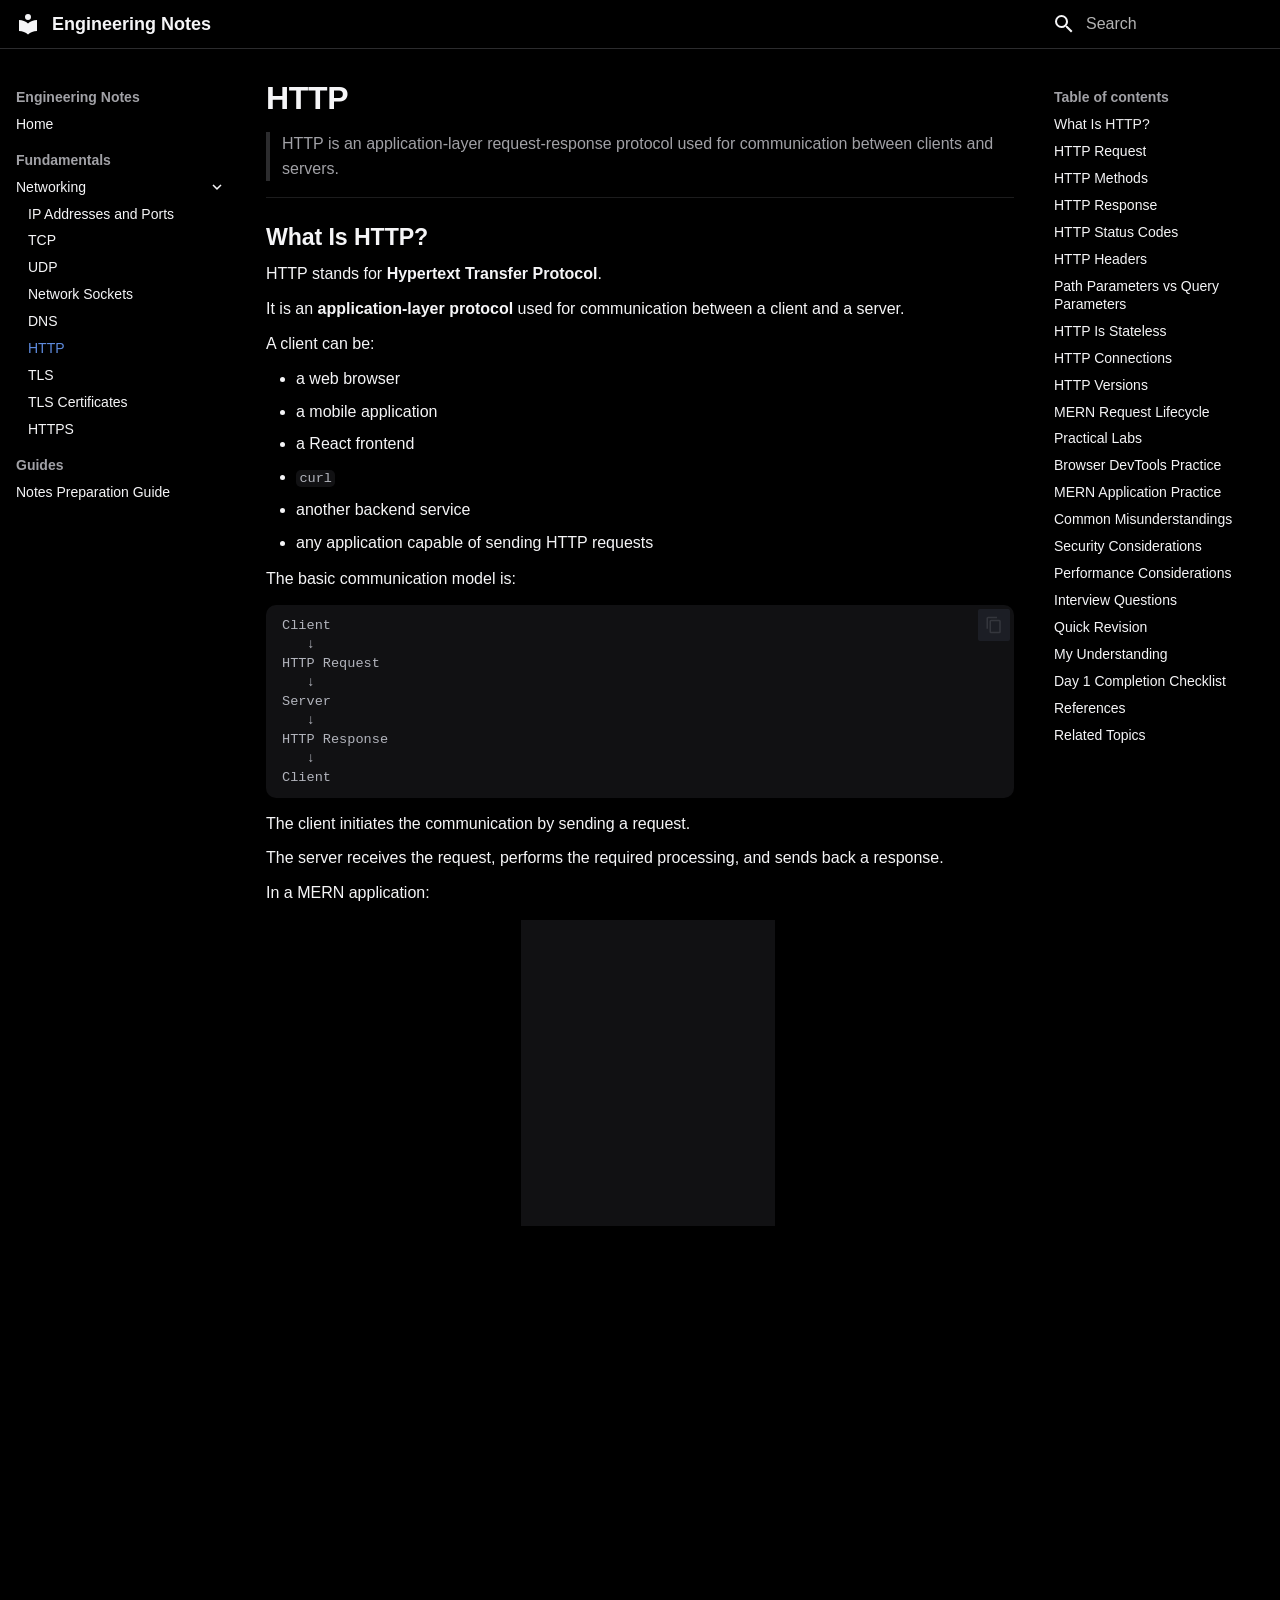
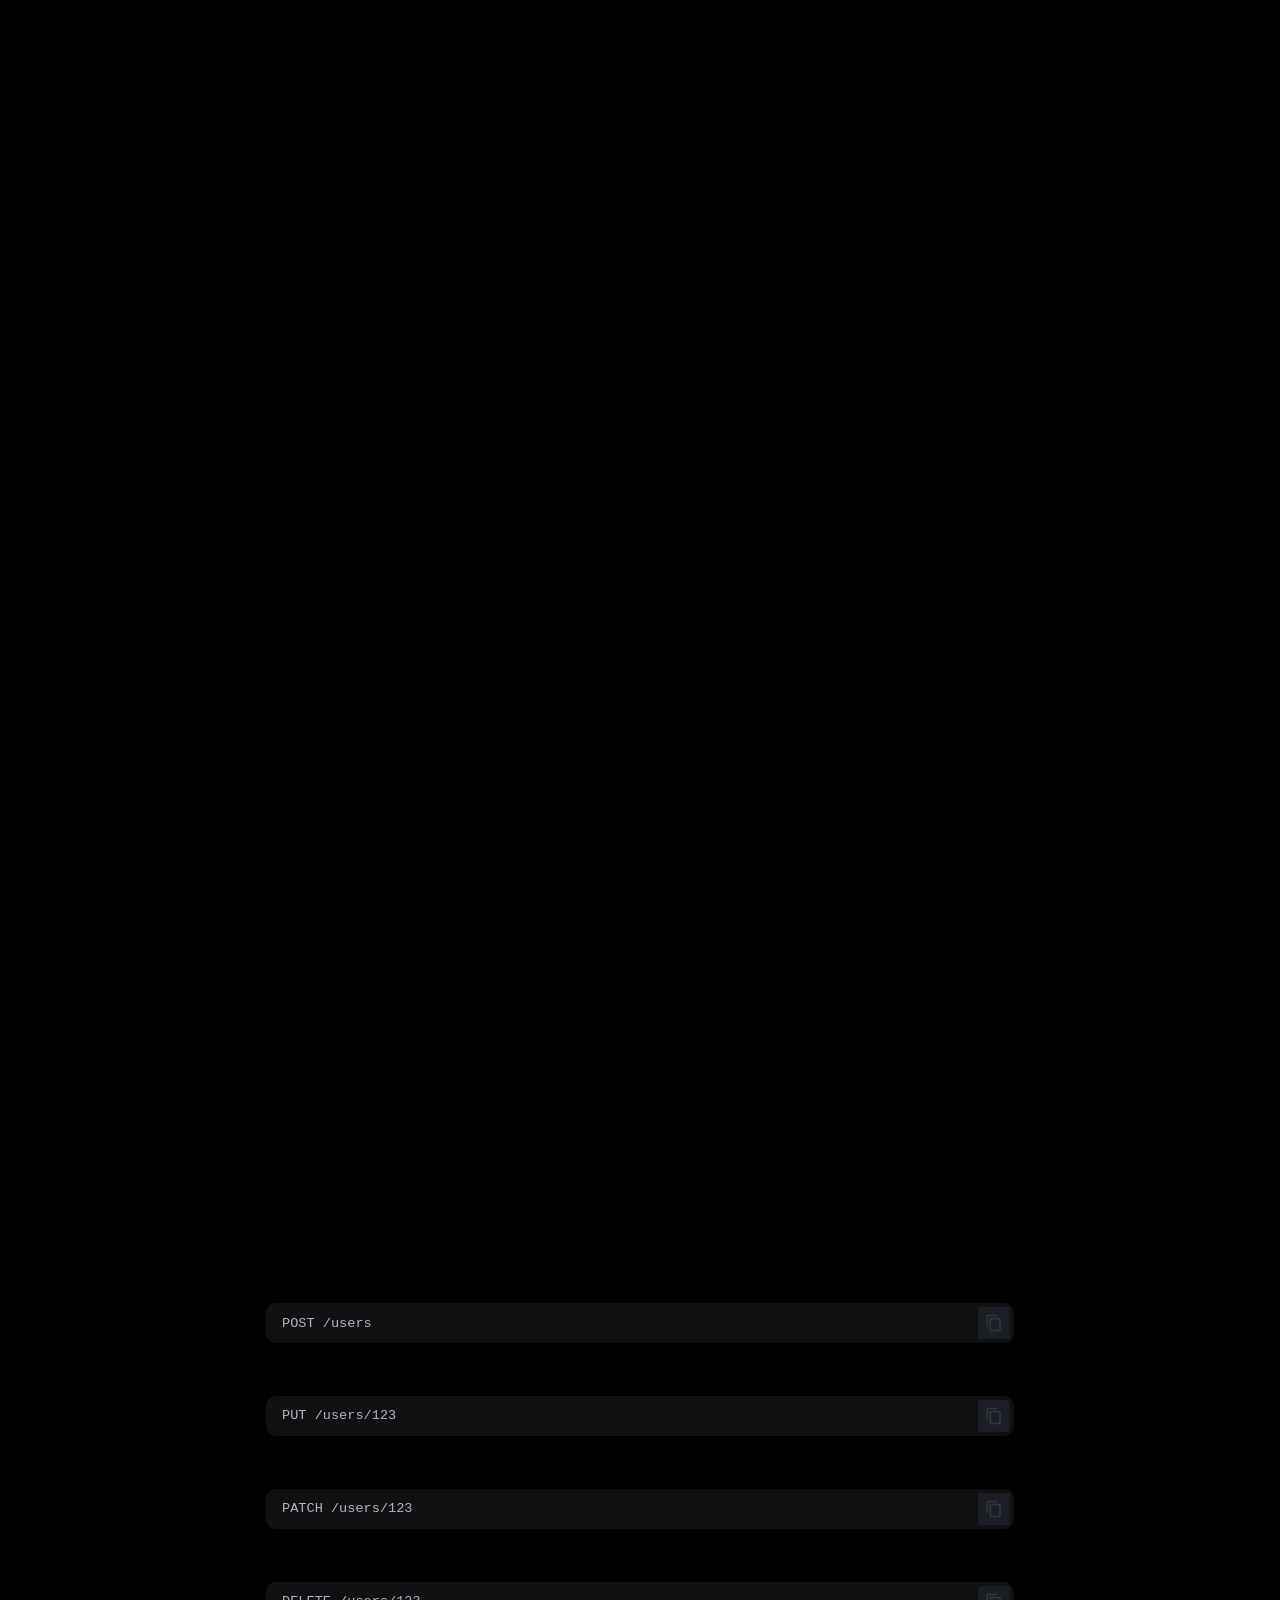
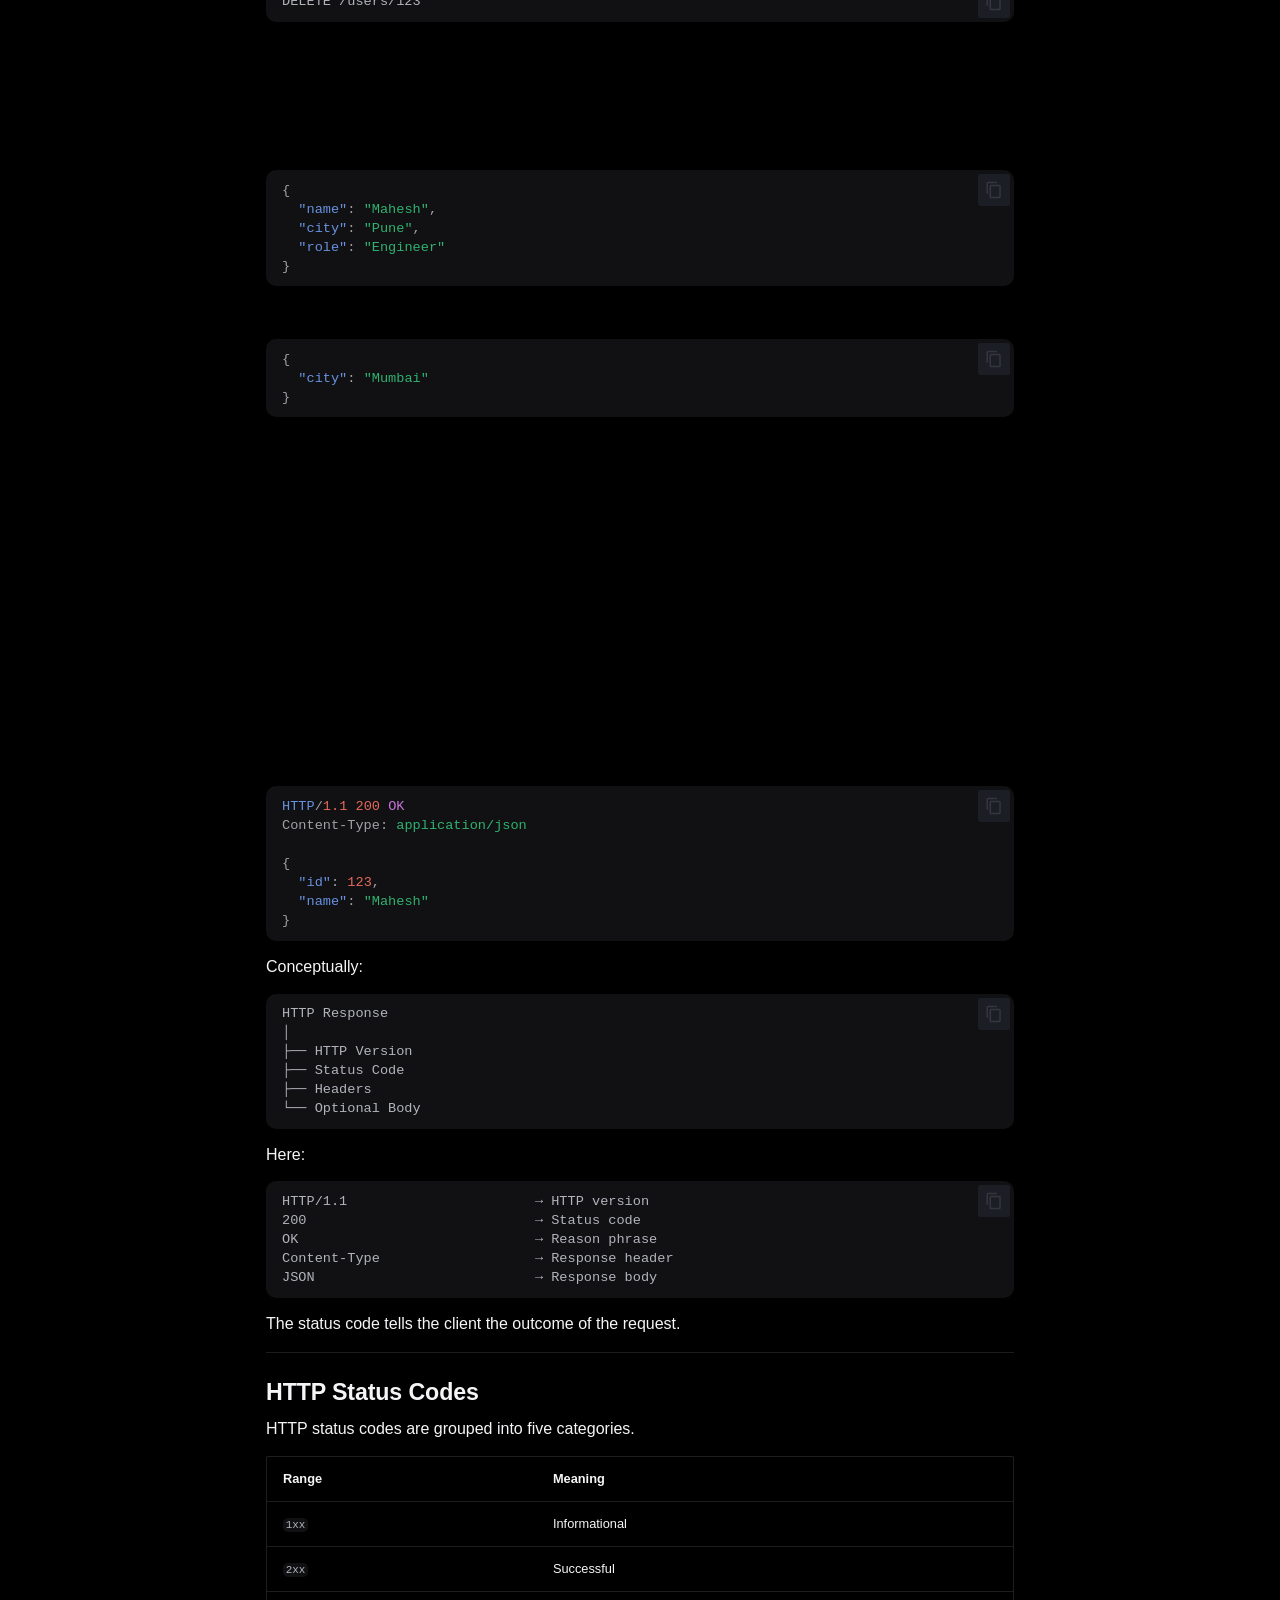
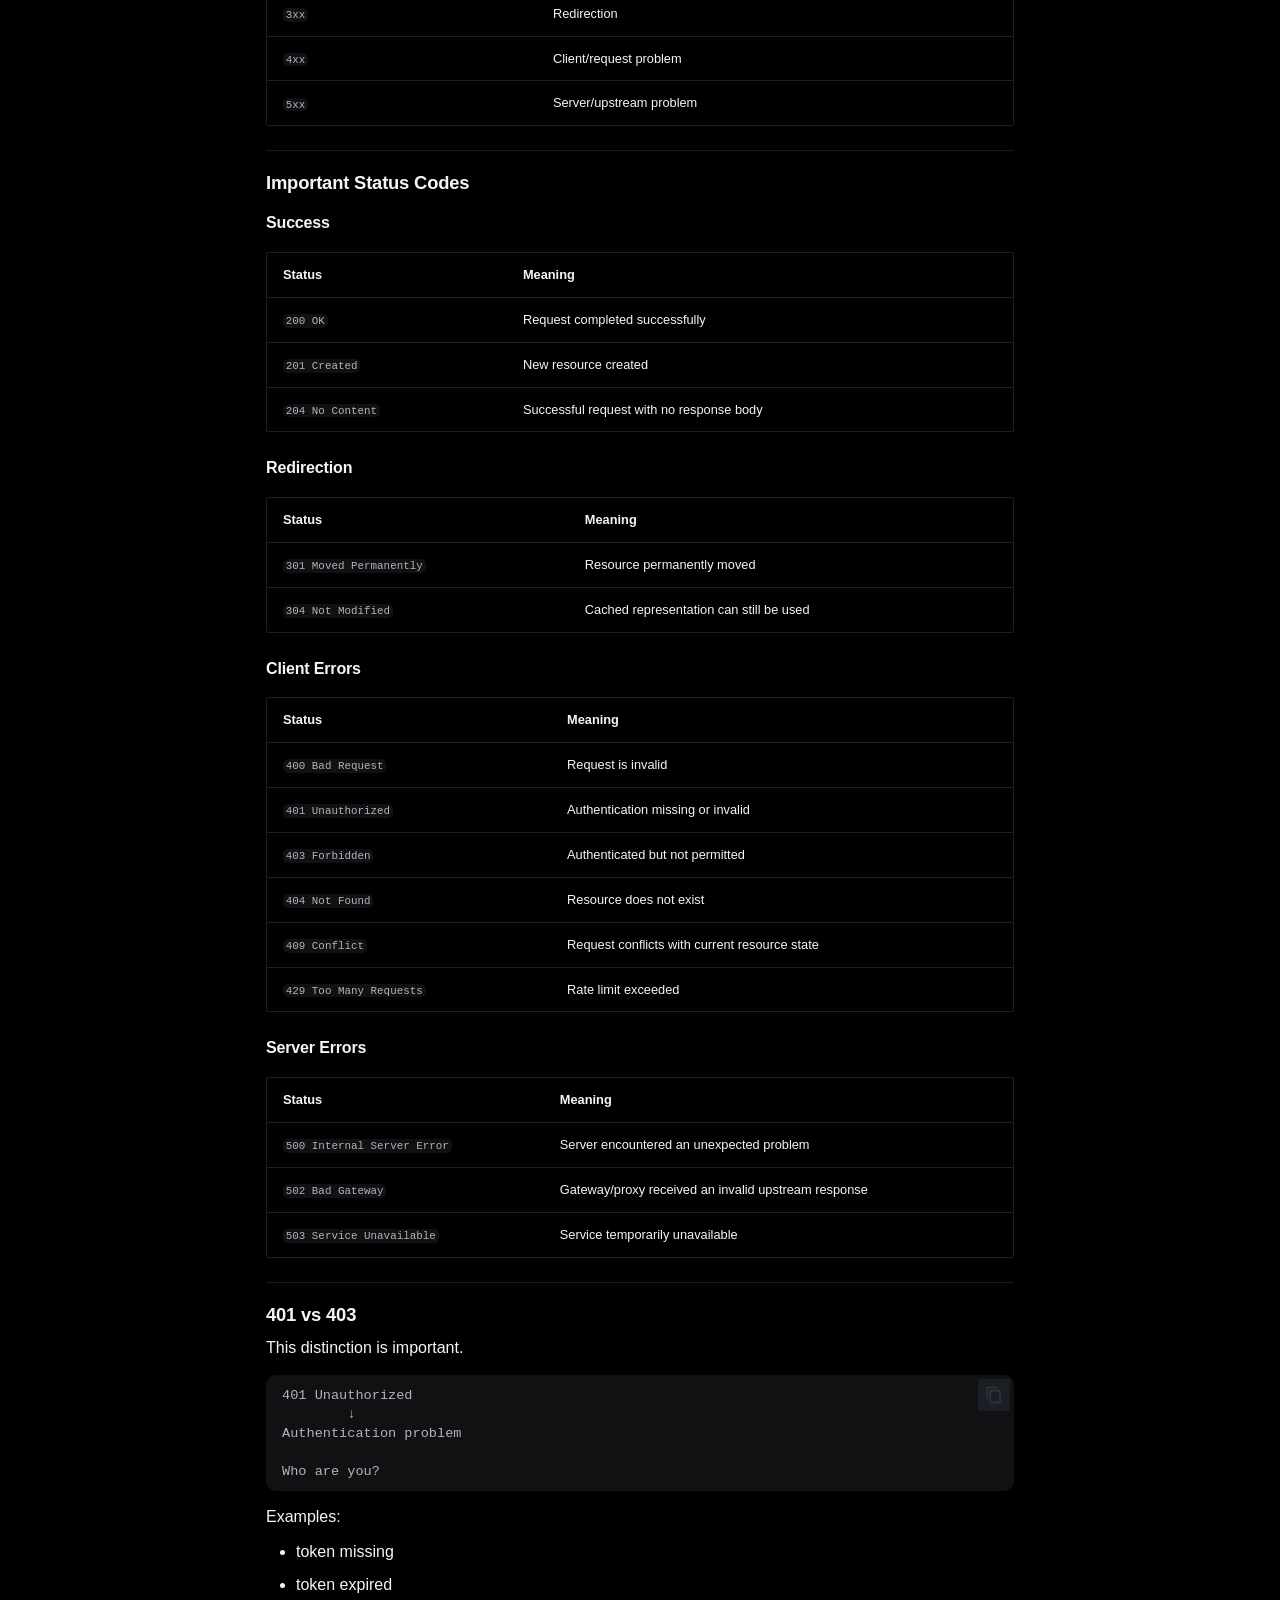
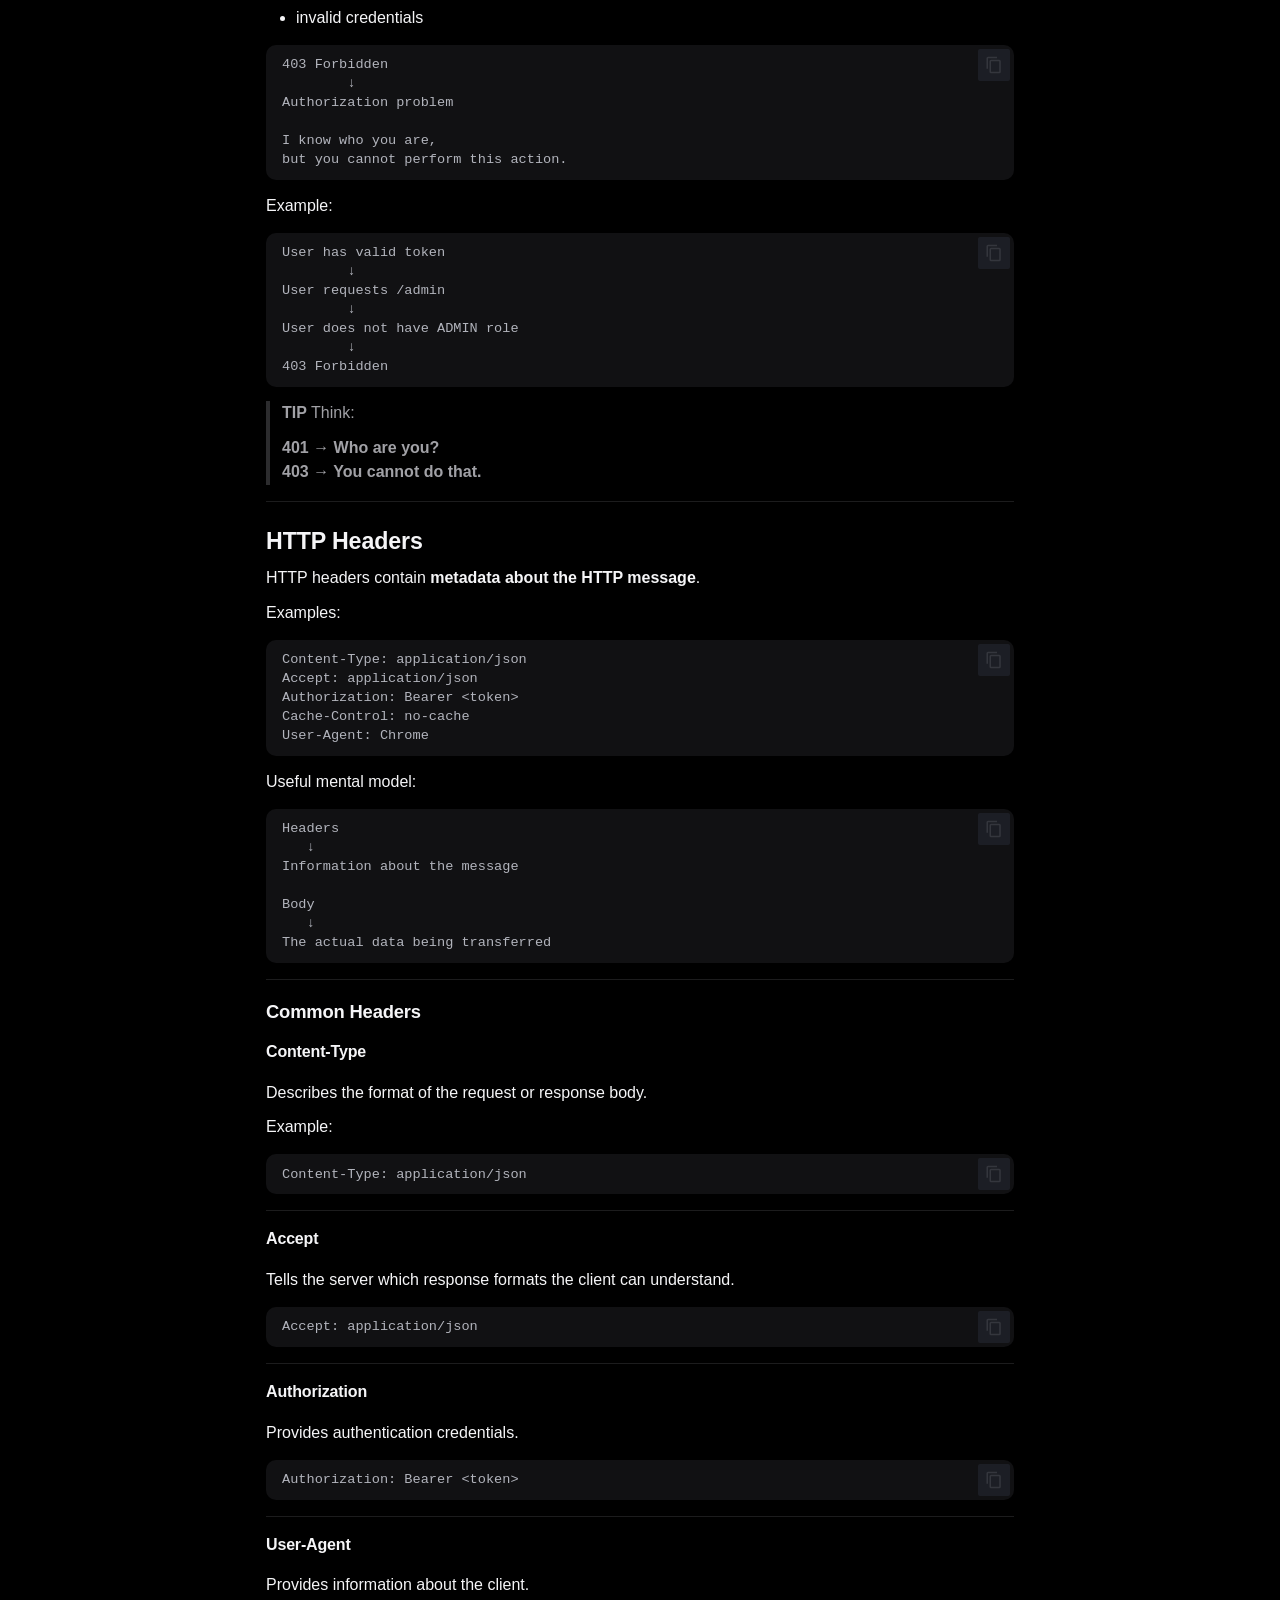
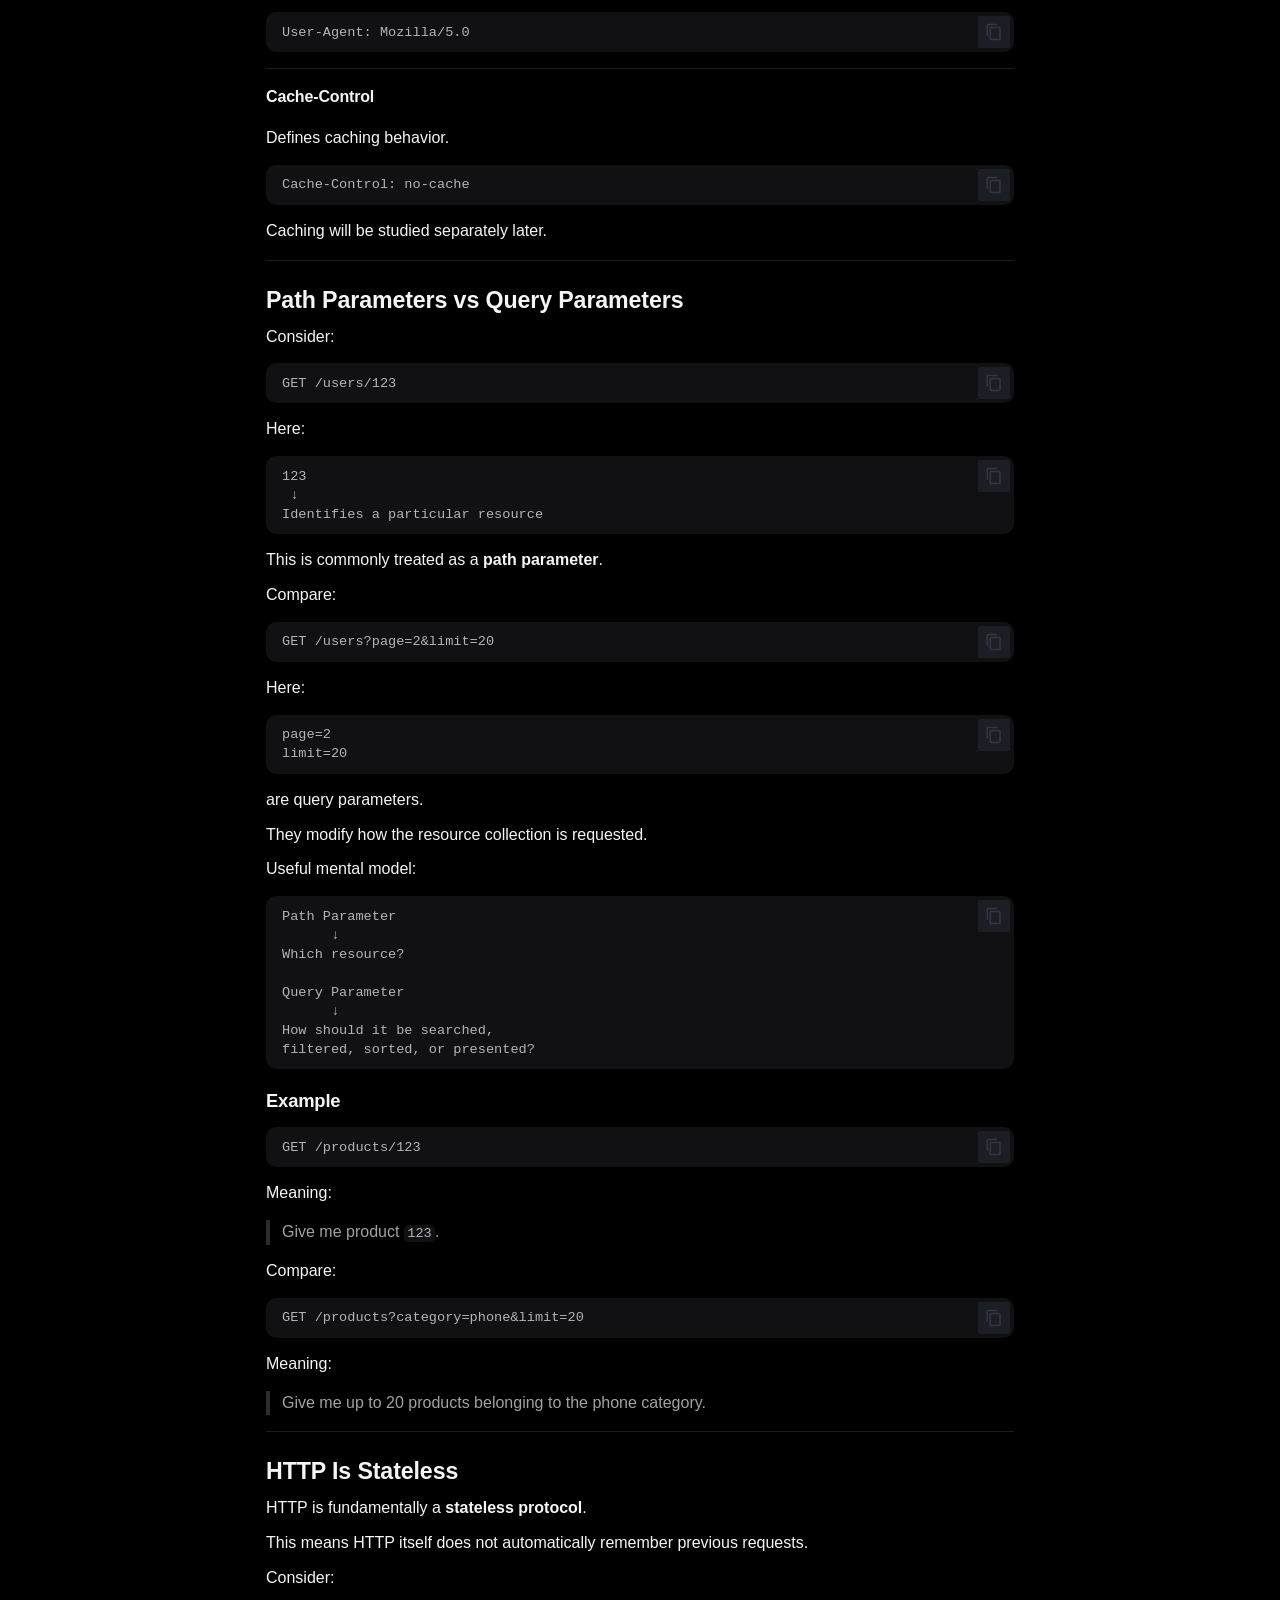
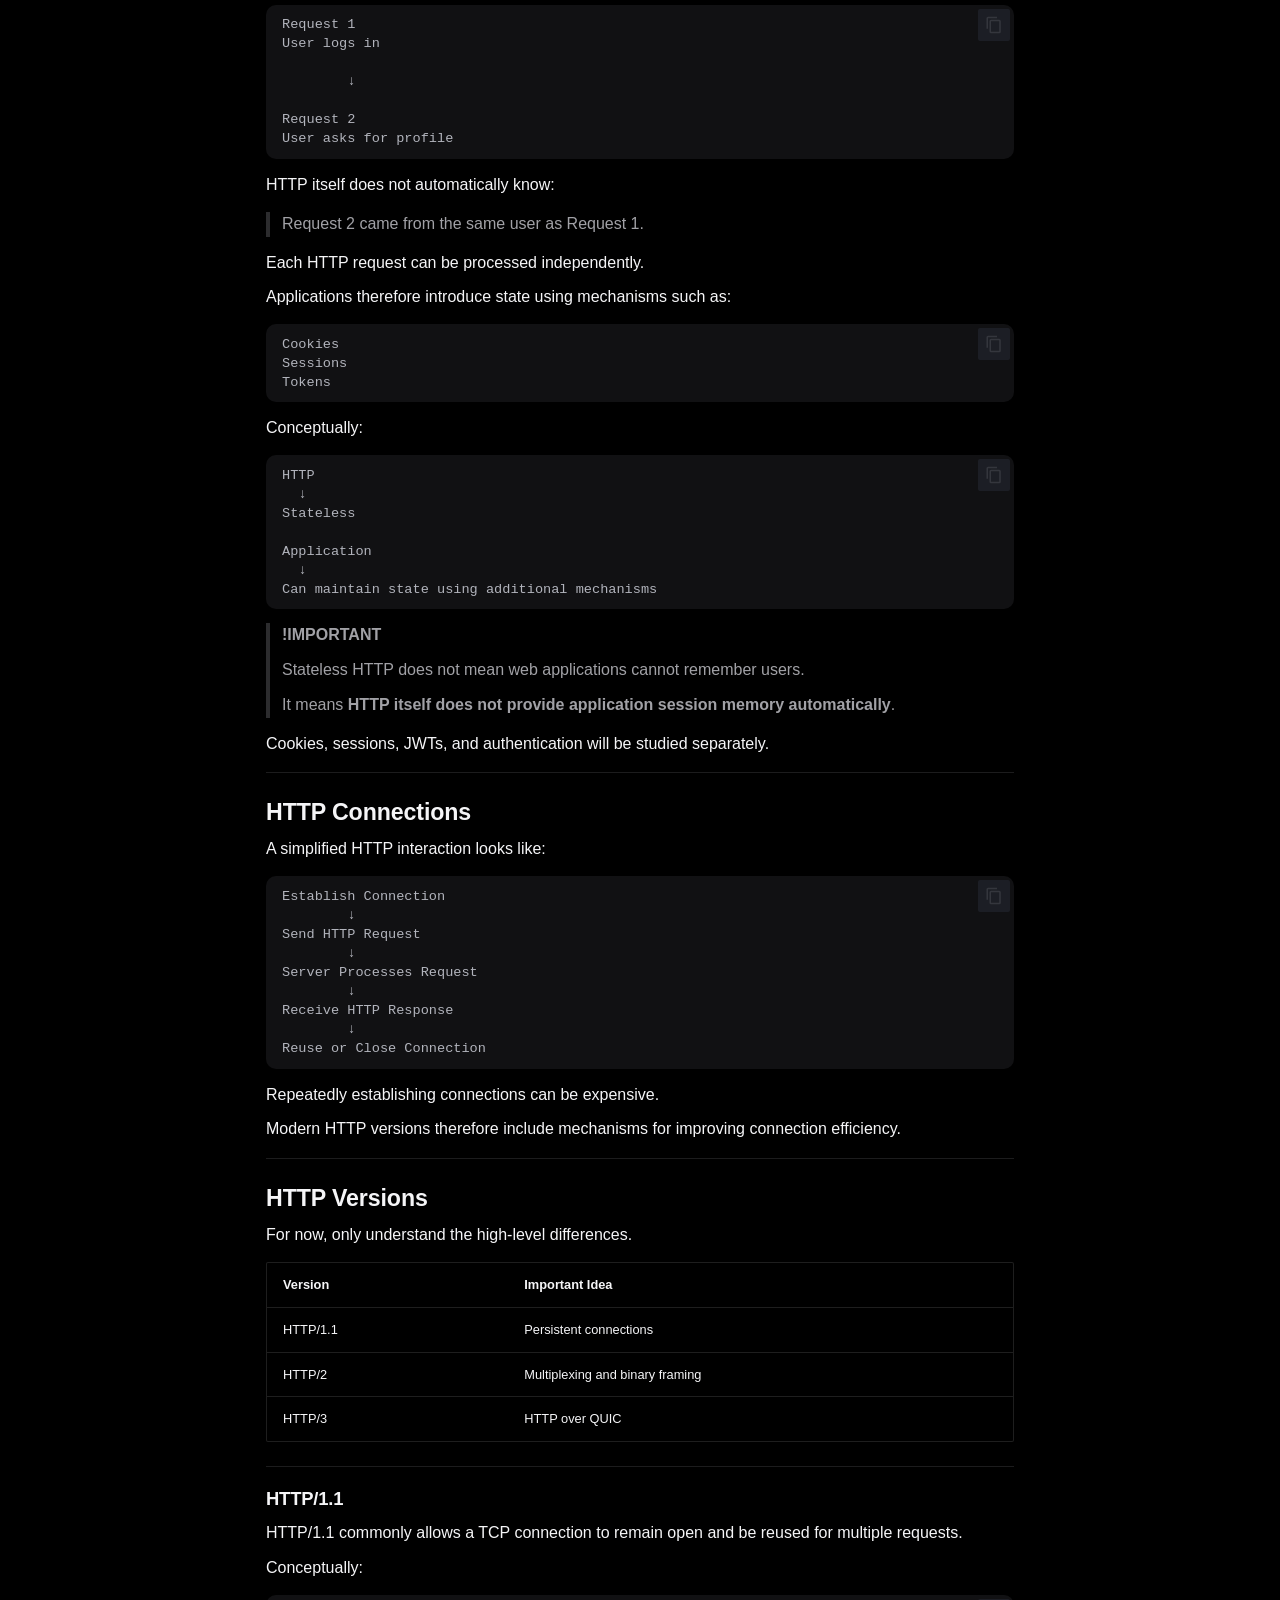
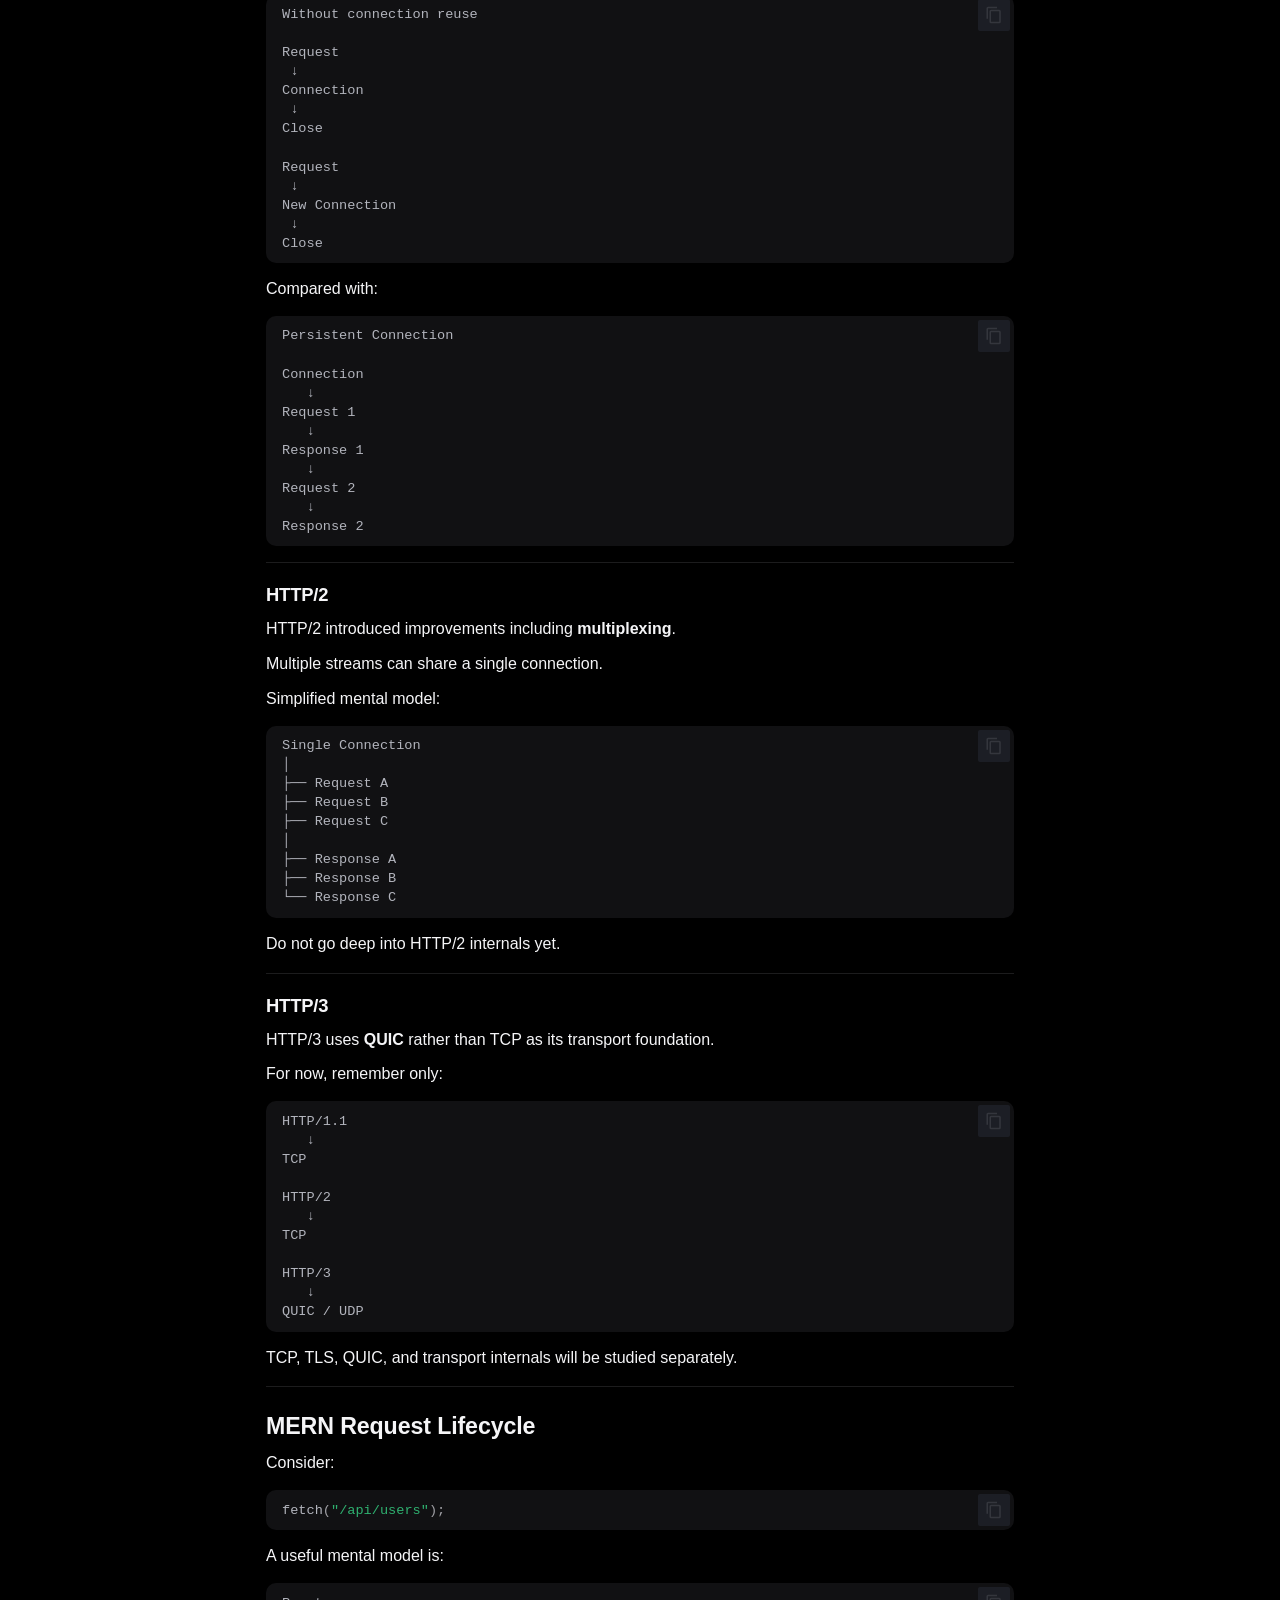
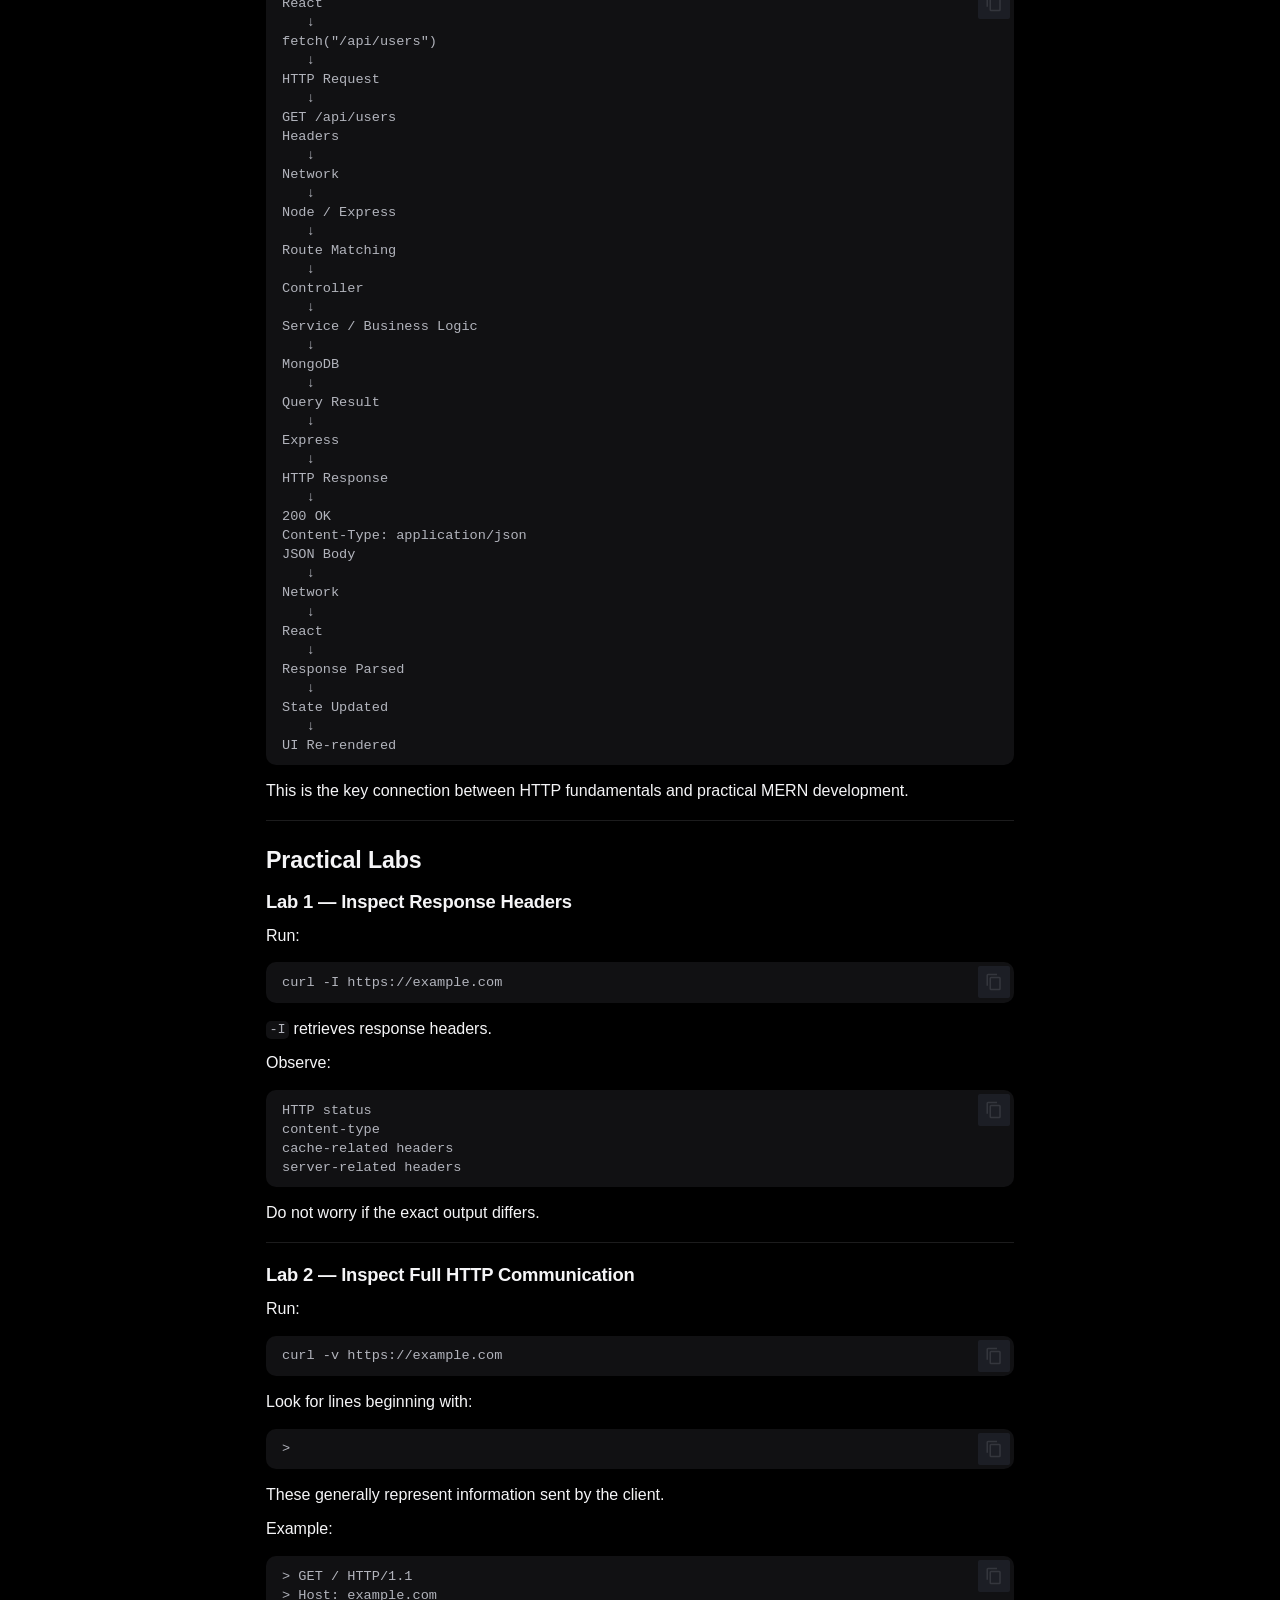
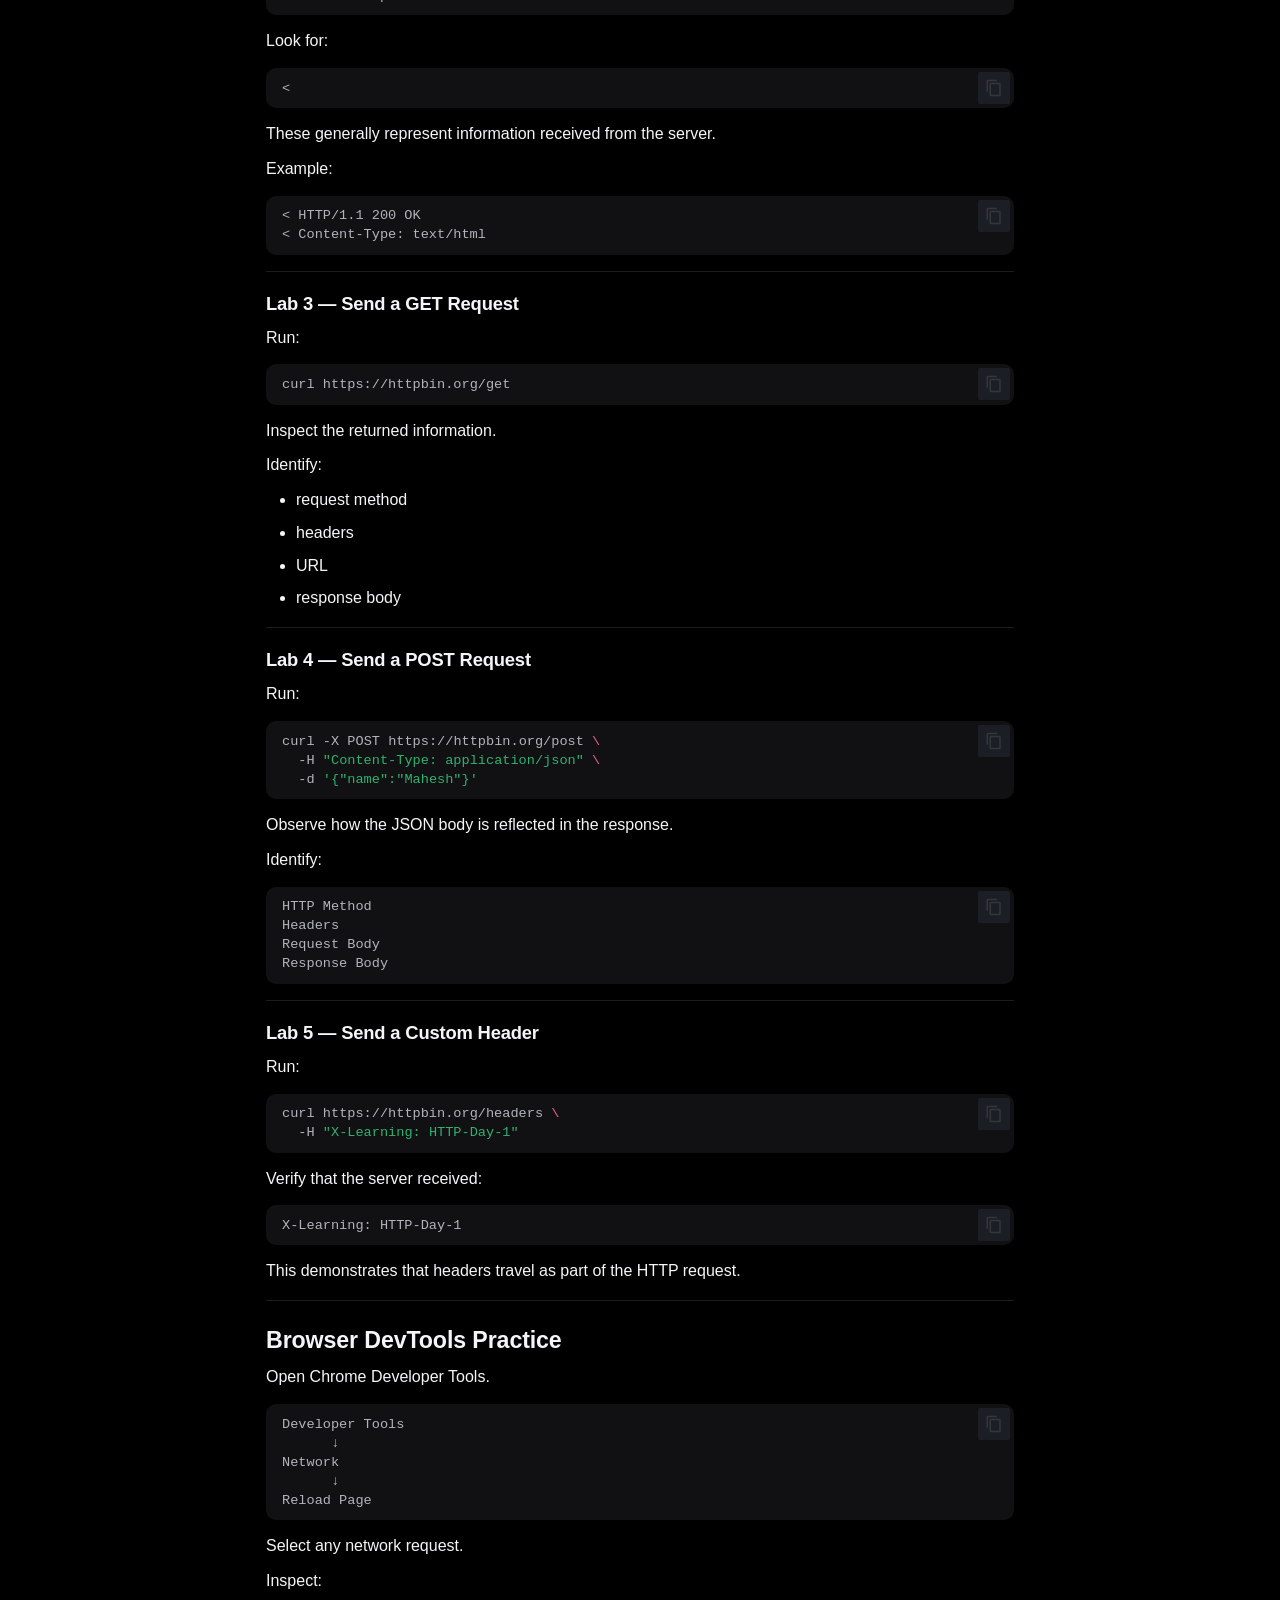
<file: fundamentals/networking/http/index.html>
<!doctype html>
<html lang="en" class="no-js">
  <head>
    
      <meta charset="utf-8">
      <meta name="viewport" content="width=device-width,initial-scale=1">
      
        <meta name="description" content="Practical, interconnected notes for engineering foundations.">
      
      
        <meta name="author" content="Mahesh Pawar">
      
      
        <link rel="canonical" href="https://pawar-mahesh.github.io/engineering-notes/fundamentals/networking/http/">
      
      
        <link rel="prev" href="../dns/">
      
      
        <link rel="next" href="../tls/">
      
      
        
      
      
      <link rel="icon" href="../../../assets/images/favicon.png">
      <meta name="generator" content="mkdocs-1.6.1, mkdocs-material-9.8.0">
    
    
      
        <title>HTTP - Engineering Notes</title>
      
    
    
      <link rel="stylesheet" href="../../../assets/stylesheets/main.57a0d79d.min.css">
      
        
        <link rel="stylesheet" href="../../../assets/stylesheets/palette.fb2fffe2.min.css">
      
      


    
    
      
    
    
      
    
    
      <link rel="stylesheet" href="../../../assets/stylesheets/extra.css">
    
    <script>__md_scope=new URL("../../..",location),__md_hash=e=>[...e].reduce(((e,_)=>(e<<5)-e+_.charCodeAt(0)),0),__md_get=(e,_=localStorage,t=__md_scope)=>JSON.parse(_.getItem(t.pathname+"."+e)),__md_set=(e,_,t=localStorage,a=__md_scope)=>{try{t.setItem(a.pathname+"."+e,JSON.stringify(_))}catch(e){}}</script>
    
      

    
    
  </head>
  
  
    
    
    
    
    
    <body dir="ltr" data-md-color-scheme="slate" data-md-color-primary="black" data-md-color-accent="blue">
  
    
    <input class="md-toggle" data-md-toggle="drawer" type="checkbox" id="__drawer" autocomplete="off">
    <input class="md-toggle" data-md-toggle="search" type="checkbox" id="__search" autocomplete="off">
    <label class="md-overlay" for="__drawer"></label>
    <div data-md-component="skip">
      
        
        <a href="#http" class="md-skip">
          Skip to content
        </a>
      
    </div>
    <div data-md-component="announce">
      
    </div>
    
    
      

  

<header class="md-header md-header--shadow" data-md-component="header">
  <nav class="md-header__inner md-grid" aria-label="Header">
    <a href="../../.." title="Engineering Notes" class="md-header__button md-logo" aria-label="Engineering Notes" data-md-component="logo">
      
  
  <svg xmlns="http://www.w3.org/2000/svg" viewBox="0 0 24 24"><path d="M12 8a3 3 0 0 0 3-3 3 3 0 0 0-3-3 3 3 0 0 0-3 3 3 3 0 0 0 3 3m0 3.54C9.64 9.35 6.5 8 3 8v11c3.5 0 6.64 1.35 9 3.54 2.36-2.19 5.5-3.54 9-3.54V8c-3.5 0-6.64 1.35-9 3.54"/></svg>

    </a>
    <label class="md-header__button md-icon" for="__drawer">
      
      <svg xmlns="http://www.w3.org/2000/svg" viewBox="0 0 24 24"><path d="M3 6h18v2H3zm0 5h18v2H3zm0 5h18v2H3z"/></svg>
    </label>
    <div class="md-header__title" data-md-component="header-title">
      <div class="md-header__ellipsis">
        <div class="md-header__topic">
          <span class="md-ellipsis">
            Engineering Notes
          </span>
        </div>
        <div class="md-header__topic" data-md-component="header-topic">
          <span class="md-ellipsis">
            
              HTTP
            
          </span>
        </div>
      </div>
    </div>
    
      
    
    
    
    
      
      
        <label class="md-header__button md-icon" for="__search">
          
          <svg xmlns="http://www.w3.org/2000/svg" viewBox="0 0 24 24"><path d="M9.5 3A6.5 6.5 0 0 1 16 9.5c0 1.61-.59 3.09-1.56 4.23l.27.27h.79l5 5-1.5 1.5-5-5v-.79l-.27-.27A6.52 6.52 0 0 1 9.5 16 6.5 6.5 0 0 1 3 9.5 6.5 6.5 0 0 1 9.5 3m0 2C7 5 5 7 5 9.5S7 14 9.5 14 14 12 14 9.5 12 5 9.5 5"/></svg>
        </label>
        
<div class="md-search" data-md-component="search" role="dialog" aria-label="Search">
  <label class="md-search__overlay" for="__search"></label>
  <div class="md-search__inner" role="search">
    <form class="md-search__form" name="search">
      <input type="text" class="md-search__input" name="query" aria-label="Search" placeholder="Search" autocapitalize="off" autocorrect="off" autocomplete="off" spellcheck="false" data-md-component="search-query" required>
      <label class="md-search__icon md-icon" for="__search">
        
        <svg xmlns="http://www.w3.org/2000/svg" viewBox="0 0 24 24"><path d="M9.5 3A6.5 6.5 0 0 1 16 9.5c0 1.61-.59 3.09-1.56 4.23l.27.27h.79l5 5-1.5 1.5-5-5v-.79l-.27-.27A6.52 6.52 0 0 1 9.5 16 6.5 6.5 0 0 1 3 9.5 6.5 6.5 0 0 1 9.5 3m0 2C7 5 5 7 5 9.5S7 14 9.5 14 14 12 14 9.5 12 5 9.5 5"/></svg>
        
        <svg xmlns="http://www.w3.org/2000/svg" viewBox="0 0 24 24"><path d="M20 11v2H8l5.5 5.5-1.42 1.42L4.16 12l7.92-7.92L13.5 5.5 8 11z"/></svg>
      </label>
      <nav class="md-search__options" aria-label="Search">
        <button type="reset" class="md-search__icon md-icon" title="Clear" aria-label="Clear" tabindex="-1">
          
          <svg xmlns="http://www.w3.org/2000/svg" viewBox="0 0 24 24"><path d="M19 6.41 17.59 5 12 10.59 6.41 5 5 6.41 10.59 12 5 17.59 6.41 19 12 13.41 17.59 19 19 17.59 13.41 12z"/></svg>
        </button>
      </nav>
      
        <div class="md-search__suggest" data-md-component="search-suggest"></div>
      
    </form>
    <div class="md-search__output">
      <div class="md-search__scrollwrap" tabindex="0" data-md-scrollfix>
        <div class="md-search-result" data-md-component="search-result">
          <div class="md-search-result__meta">
            Initializing search
          </div>
          <ol class="md-search-result__list" role="presentation"></ol>
        </div>
      </div>
    </div>
  </div>
</div>
      
    
    
  </nav>
  
</header>
    
    <div class="md-container" data-md-component="container">
      
      
        
          
        
      
      <main class="md-main" data-md-component="main">
        <div class="md-main__inner md-grid">
          
            
              
              <div class="md-sidebar md-sidebar--primary" data-md-component="sidebar" data-md-type="navigation" >
                <div class="md-sidebar__scrollwrap">
                  <div class="md-sidebar__inner">
                    



<nav class="md-nav md-nav--primary" aria-label="Navigation" data-md-level="0">
  <label class="md-nav__title" for="__drawer">
    <a href="../../.." title="Engineering Notes" class="md-nav__button md-logo" aria-label="Engineering Notes" data-md-component="logo">
      
  
  <svg xmlns="http://www.w3.org/2000/svg" viewBox="0 0 24 24"><path d="M12 8a3 3 0 0 0 3-3 3 3 0 0 0-3-3 3 3 0 0 0-3 3 3 3 0 0 0 3 3m0 3.54C9.64 9.35 6.5 8 3 8v11c3.5 0 6.64 1.35 9 3.54 2.36-2.19 5.5-3.54 9-3.54V8c-3.5 0-6.64 1.35-9 3.54"/></svg>

    </a>
    Engineering Notes
  </label>
  
  <ul class="md-nav__list" data-md-scrollfix>
    
      
      
  
  
  
  
    <li class="md-nav__item">
      <a href="../../.." class="md-nav__link">
        
  
  
  <span class="md-ellipsis">
    
  
    Home
  

    
  </span>
  
  

      </a>
    </li>
  

    
      
      
  
  
    
  
  
  
    
    
    
    
      
        
        
      
    
    
    <li class="md-nav__item md-nav__item--active md-nav__item--section md-nav__item--nested">
      
        
        
        <input class="md-nav__toggle md-toggle " type="checkbox" id="__nav_2" checked>
        
          
          <label class="md-nav__link" for="__nav_2" id="__nav_2_label" tabindex="">
            
  
  
  <span class="md-ellipsis">
    
  
    Fundamentals
  

    
  </span>
  
  

            <span class="md-nav__icon md-icon"></span>
          </label>
        
        <nav class="md-nav" data-md-level="1" aria-labelledby="__nav_2_label" aria-expanded="true">
          <label class="md-nav__title" for="__nav_2">
            <span class="md-nav__icon md-icon"></span>
            
  
    Fundamentals
  

          </label>
          <ul class="md-nav__list" data-md-scrollfix>
            
              
                
  
  
    
  
  
  
    
    
    
    
      
    
    
    <li class="md-nav__item md-nav__item--active md-nav__item--nested">
      
        
        
        <input class="md-nav__toggle md-toggle " type="checkbox" id="__nav_2_1" checked>
        
          
          <label class="md-nav__link" for="__nav_2_1" id="__nav_2_1_label" tabindex="0">
            
  
  
  <span class="md-ellipsis">
    
  
    Networking
  

    
  </span>
  
  

            <span class="md-nav__icon md-icon"></span>
          </label>
        
        <nav class="md-nav" data-md-level="2" aria-labelledby="__nav_2_1_label" aria-expanded="true">
          <label class="md-nav__title" for="__nav_2_1">
            <span class="md-nav__icon md-icon"></span>
            
  
    Networking
  

          </label>
          <ul class="md-nav__list" data-md-scrollfix>
            
              
                
  
  
  
  
    <li class="md-nav__item">
      <a href="../ip-addresses-and-ports/" class="md-nav__link">
        
  
  
  <span class="md-ellipsis">
    
  
    IP Addresses and Ports
  

    
  </span>
  
  

      </a>
    </li>
  

              
            
              
                
  
  
  
  
    <li class="md-nav__item">
      <a href="../tcp/" class="md-nav__link">
        
  
  
  <span class="md-ellipsis">
    
  
    TCP
  

    
  </span>
  
  

      </a>
    </li>
  

              
            
              
                
  
  
  
  
    <li class="md-nav__item">
      <a href="../udp/" class="md-nav__link">
        
  
  
  <span class="md-ellipsis">
    
  
    UDP
  

    
  </span>
  
  

      </a>
    </li>
  

              
            
              
                
  
  
  
  
    <li class="md-nav__item">
      <a href="../sockets/" class="md-nav__link">
        
  
  
  <span class="md-ellipsis">
    
  
    Network Sockets
  

    
  </span>
  
  

      </a>
    </li>
  

              
            
              
                
  
  
  
  
    <li class="md-nav__item">
      <a href="../dns/" class="md-nav__link">
        
  
  
  <span class="md-ellipsis">
    
  
    DNS
  

    
  </span>
  
  

      </a>
    </li>
  

              
            
              
                
  
  
    
  
  
  
    <li class="md-nav__item md-nav__item--active">
      
      <input class="md-nav__toggle md-toggle" type="checkbox" id="__toc">
      
      
        
      
      
        <label class="md-nav__link md-nav__link--active" for="__toc">
          
  
  
  <span class="md-ellipsis">
    
  
    HTTP
  

    
  </span>
  
  

          <span class="md-nav__icon md-icon"></span>
        </label>
      
      <a href="./" class="md-nav__link md-nav__link--active">
        
  
  
  <span class="md-ellipsis">
    
  
    HTTP
  

    
  </span>
  
  

      </a>
      
        

<nav class="md-nav md-nav--secondary" aria-label="Table of contents">
  
  
  
    
  
  
    <label class="md-nav__title" for="__toc">
      <span class="md-nav__icon md-icon"></span>
      Table of contents
    </label>
    <ul class="md-nav__list" data-md-component="toc" data-md-scrollfix>
      
        <li class="md-nav__item">
  <a href="#what-is-http" class="md-nav__link">
    <span class="md-ellipsis">
      
        What Is HTTP?
      
    </span>
  </a>
  
</li>
      
        <li class="md-nav__item">
  <a href="#http-request" class="md-nav__link">
    <span class="md-ellipsis">
      
        HTTP Request
      
    </span>
  </a>
  
</li>
      
        <li class="md-nav__item">
  <a href="#http-methods" class="md-nav__link">
    <span class="md-ellipsis">
      
        HTTP Methods
      
    </span>
  </a>
  
</li>
      
        <li class="md-nav__item">
  <a href="#http-response" class="md-nav__link">
    <span class="md-ellipsis">
      
        HTTP Response
      
    </span>
  </a>
  
</li>
      
        <li class="md-nav__item">
  <a href="#http-status-codes" class="md-nav__link">
    <span class="md-ellipsis">
      
        HTTP Status Codes
      
    </span>
  </a>
  
</li>
      
        <li class="md-nav__item">
  <a href="#http-headers" class="md-nav__link">
    <span class="md-ellipsis">
      
        HTTP Headers
      
    </span>
  </a>
  
</li>
      
        <li class="md-nav__item">
  <a href="#path-parameters-vs-query-parameters" class="md-nav__link">
    <span class="md-ellipsis">
      
        Path Parameters vs Query Parameters
      
    </span>
  </a>
  
</li>
      
        <li class="md-nav__item">
  <a href="#http-is-stateless" class="md-nav__link">
    <span class="md-ellipsis">
      
        HTTP Is Stateless
      
    </span>
  </a>
  
</li>
      
        <li class="md-nav__item">
  <a href="#http-connections" class="md-nav__link">
    <span class="md-ellipsis">
      
        HTTP Connections
      
    </span>
  </a>
  
</li>
      
        <li class="md-nav__item">
  <a href="#http-versions" class="md-nav__link">
    <span class="md-ellipsis">
      
        HTTP Versions
      
    </span>
  </a>
  
</li>
      
        <li class="md-nav__item">
  <a href="#mern-request-lifecycle" class="md-nav__link">
    <span class="md-ellipsis">
      
        MERN Request Lifecycle
      
    </span>
  </a>
  
</li>
      
        <li class="md-nav__item">
  <a href="#practical-labs" class="md-nav__link">
    <span class="md-ellipsis">
      
        Practical Labs
      
    </span>
  </a>
  
</li>
      
        <li class="md-nav__item">
  <a href="#browser-devtools-practice" class="md-nav__link">
    <span class="md-ellipsis">
      
        Browser DevTools Practice
      
    </span>
  </a>
  
</li>
      
        <li class="md-nav__item">
  <a href="#mern-application-practice" class="md-nav__link">
    <span class="md-ellipsis">
      
        MERN Application Practice
      
    </span>
  </a>
  
</li>
      
        <li class="md-nav__item">
  <a href="#common-misunderstandings" class="md-nav__link">
    <span class="md-ellipsis">
      
        Common Misunderstandings
      
    </span>
  </a>
  
</li>
      
        <li class="md-nav__item">
  <a href="#security-considerations" class="md-nav__link">
    <span class="md-ellipsis">
      
        Security Considerations
      
    </span>
  </a>
  
</li>
      
        <li class="md-nav__item">
  <a href="#performance-considerations" class="md-nav__link">
    <span class="md-ellipsis">
      
        Performance Considerations
      
    </span>
  </a>
  
</li>
      
        <li class="md-nav__item">
  <a href="#interview-questions" class="md-nav__link">
    <span class="md-ellipsis">
      
        Interview Questions
      
    </span>
  </a>
  
</li>
      
        <li class="md-nav__item">
  <a href="#quick-revision" class="md-nav__link">
    <span class="md-ellipsis">
      
        Quick Revision
      
    </span>
  </a>
  
</li>
      
        <li class="md-nav__item">
  <a href="#my-understanding" class="md-nav__link">
    <span class="md-ellipsis">
      
        My Understanding
      
    </span>
  </a>
  
</li>
      
        <li class="md-nav__item">
  <a href="#day-1-completion-checklist" class="md-nav__link">
    <span class="md-ellipsis">
      
        Day 1 Completion Checklist
      
    </span>
  </a>
  
</li>
      
        <li class="md-nav__item">
  <a href="#references" class="md-nav__link">
    <span class="md-ellipsis">
      
        References
      
    </span>
  </a>
  
</li>
      
        <li class="md-nav__item">
  <a href="#related-topics" class="md-nav__link">
    <span class="md-ellipsis">
      
        Related Topics
      
    </span>
  </a>
  
</li>
      
    </ul>
  
</nav>
      
    </li>
  

              
            
              
                
  
  
  
  
    <li class="md-nav__item">
      <a href="../tls/" class="md-nav__link">
        
  
  
  <span class="md-ellipsis">
    
  
    TLS
  

    
  </span>
  
  

      </a>
    </li>
  

              
            
              
                
  
  
  
  
    <li class="md-nav__item">
      <a href="../certificates/" class="md-nav__link">
        
  
  
  <span class="md-ellipsis">
    
  
    TLS Certificates
  

    
  </span>
  
  

      </a>
    </li>
  

              
            
              
                
  
  
  
  
    <li class="md-nav__item">
      <a href="../https/" class="md-nav__link">
        
  
  
  <span class="md-ellipsis">
    
  
    HTTPS
  

    
  </span>
  
  

      </a>
    </li>
  

              
            
          </ul>
        </nav>
      
    </li>
  

              
            
          </ul>
        </nav>
      
    </li>
  

    
      
      
  
  
  
  
    
    
    
    
      
        
        
      
    
    
    <li class="md-nav__item md-nav__item--section md-nav__item--nested">
      
        
        
        <input class="md-nav__toggle md-toggle " type="checkbox" id="__nav_3" >
        
          
          <label class="md-nav__link" for="__nav_3" id="__nav_3_label" tabindex="">
            
  
  
  <span class="md-ellipsis">
    
  
    Guides
  

    
  </span>
  
  

            <span class="md-nav__icon md-icon"></span>
          </label>
        
        <nav class="md-nav" data-md-level="1" aria-labelledby="__nav_3_label" aria-expanded="false">
          <label class="md-nav__title" for="__nav_3">
            <span class="md-nav__icon md-icon"></span>
            
  
    Guides
  

          </label>
          <ul class="md-nav__list" data-md-scrollfix>
            
              
                
  
  
  
  
    <li class="md-nav__item">
      <a href="../../../guides/notes-guide/" class="md-nav__link">
        
  
  
  <span class="md-ellipsis">
    
  
    Notes Preparation Guide
  

    
  </span>
  
  

      </a>
    </li>
  

              
            
          </ul>
        </nav>
      
    </li>
  

    
  </ul>
</nav>
                  </div>
                </div>
              </div>
            
            
              
              <div class="md-sidebar md-sidebar--secondary" data-md-component="sidebar" data-md-type="toc" >
                <div class="md-sidebar__scrollwrap">
                  <div class="md-sidebar__inner">
                    

<nav class="md-nav md-nav--secondary" aria-label="Table of contents">
  
  
  
    
  
  
    <label class="md-nav__title" for="__toc">
      <span class="md-nav__icon md-icon"></span>
      Table of contents
    </label>
    <ul class="md-nav__list" data-md-component="toc" data-md-scrollfix>
      
        <li class="md-nav__item">
  <a href="#what-is-http" class="md-nav__link">
    <span class="md-ellipsis">
      
        What Is HTTP?
      
    </span>
  </a>
  
</li>
      
        <li class="md-nav__item">
  <a href="#http-request" class="md-nav__link">
    <span class="md-ellipsis">
      
        HTTP Request
      
    </span>
  </a>
  
</li>
      
        <li class="md-nav__item">
  <a href="#http-methods" class="md-nav__link">
    <span class="md-ellipsis">
      
        HTTP Methods
      
    </span>
  </a>
  
</li>
      
        <li class="md-nav__item">
  <a href="#http-response" class="md-nav__link">
    <span class="md-ellipsis">
      
        HTTP Response
      
    </span>
  </a>
  
</li>
      
        <li class="md-nav__item">
  <a href="#http-status-codes" class="md-nav__link">
    <span class="md-ellipsis">
      
        HTTP Status Codes
      
    </span>
  </a>
  
</li>
      
        <li class="md-nav__item">
  <a href="#http-headers" class="md-nav__link">
    <span class="md-ellipsis">
      
        HTTP Headers
      
    </span>
  </a>
  
</li>
      
        <li class="md-nav__item">
  <a href="#path-parameters-vs-query-parameters" class="md-nav__link">
    <span class="md-ellipsis">
      
        Path Parameters vs Query Parameters
      
    </span>
  </a>
  
</li>
      
        <li class="md-nav__item">
  <a href="#http-is-stateless" class="md-nav__link">
    <span class="md-ellipsis">
      
        HTTP Is Stateless
      
    </span>
  </a>
  
</li>
      
        <li class="md-nav__item">
  <a href="#http-connections" class="md-nav__link">
    <span class="md-ellipsis">
      
        HTTP Connections
      
    </span>
  </a>
  
</li>
      
        <li class="md-nav__item">
  <a href="#http-versions" class="md-nav__link">
    <span class="md-ellipsis">
      
        HTTP Versions
      
    </span>
  </a>
  
</li>
      
        <li class="md-nav__item">
  <a href="#mern-request-lifecycle" class="md-nav__link">
    <span class="md-ellipsis">
      
        MERN Request Lifecycle
      
    </span>
  </a>
  
</li>
      
        <li class="md-nav__item">
  <a href="#practical-labs" class="md-nav__link">
    <span class="md-ellipsis">
      
        Practical Labs
      
    </span>
  </a>
  
</li>
      
        <li class="md-nav__item">
  <a href="#browser-devtools-practice" class="md-nav__link">
    <span class="md-ellipsis">
      
        Browser DevTools Practice
      
    </span>
  </a>
  
</li>
      
        <li class="md-nav__item">
  <a href="#mern-application-practice" class="md-nav__link">
    <span class="md-ellipsis">
      
        MERN Application Practice
      
    </span>
  </a>
  
</li>
      
        <li class="md-nav__item">
  <a href="#common-misunderstandings" class="md-nav__link">
    <span class="md-ellipsis">
      
        Common Misunderstandings
      
    </span>
  </a>
  
</li>
      
        <li class="md-nav__item">
  <a href="#security-considerations" class="md-nav__link">
    <span class="md-ellipsis">
      
        Security Considerations
      
    </span>
  </a>
  
</li>
      
        <li class="md-nav__item">
  <a href="#performance-considerations" class="md-nav__link">
    <span class="md-ellipsis">
      
        Performance Considerations
      
    </span>
  </a>
  
</li>
      
        <li class="md-nav__item">
  <a href="#interview-questions" class="md-nav__link">
    <span class="md-ellipsis">
      
        Interview Questions
      
    </span>
  </a>
  
</li>
      
        <li class="md-nav__item">
  <a href="#quick-revision" class="md-nav__link">
    <span class="md-ellipsis">
      
        Quick Revision
      
    </span>
  </a>
  
</li>
      
        <li class="md-nav__item">
  <a href="#my-understanding" class="md-nav__link">
    <span class="md-ellipsis">
      
        My Understanding
      
    </span>
  </a>
  
</li>
      
        <li class="md-nav__item">
  <a href="#day-1-completion-checklist" class="md-nav__link">
    <span class="md-ellipsis">
      
        Day 1 Completion Checklist
      
    </span>
  </a>
  
</li>
      
        <li class="md-nav__item">
  <a href="#references" class="md-nav__link">
    <span class="md-ellipsis">
      
        References
      
    </span>
  </a>
  
</li>
      
        <li class="md-nav__item">
  <a href="#related-topics" class="md-nav__link">
    <span class="md-ellipsis">
      
        Related Topics
      
    </span>
  </a>
  
</li>
      
    </ul>
  
</nav>
                  </div>
                </div>
              </div>
            
          
          
            <div class="md-content" data-md-component="content">
              
              <article class="md-content__inner md-typeset">
                
                  



<h1 id="http">HTTP</h1>
<blockquote>
<p>HTTP is an application-layer request-response protocol used for communication between clients and servers.</p>
</blockquote>
<hr />
<h2 id="what-is-http">What Is HTTP?</h2>
<p>HTTP stands for <strong>Hypertext Transfer Protocol</strong>.</p>
<p>It is an <strong>application-layer protocol</strong> used for communication between a client and a server.</p>
<p>A client can be:</p>
<ul>
<li>a web browser</li>
<li>a mobile application</li>
<li>a React frontend</li>
<li><code>curl</code></li>
<li>another backend service</li>
<li>any application capable of sending HTTP requests</li>
</ul>
<p>The basic communication model is:</p>
<div class="highlight"><pre><span></span><code><a id="__codelineno-0-1" name="__codelineno-0-1" href="#__codelineno-0-1"></a>Client
<a id="__codelineno-0-2" name="__codelineno-0-2" href="#__codelineno-0-2"></a>   ↓
<a id="__codelineno-0-3" name="__codelineno-0-3" href="#__codelineno-0-3"></a>HTTP Request
<a id="__codelineno-0-4" name="__codelineno-0-4" href="#__codelineno-0-4"></a>   ↓
<a id="__codelineno-0-5" name="__codelineno-0-5" href="#__codelineno-0-5"></a>Server
<a id="__codelineno-0-6" name="__codelineno-0-6" href="#__codelineno-0-6"></a>   ↓
<a id="__codelineno-0-7" name="__codelineno-0-7" href="#__codelineno-0-7"></a>HTTP Response
<a id="__codelineno-0-8" name="__codelineno-0-8" href="#__codelineno-0-8"></a>   ↓
<a id="__codelineno-0-9" name="__codelineno-0-9" href="#__codelineno-0-9"></a>Client
</code></pre></div>
<p>The client initiates the communication by sending a request.</p>
<p>The server receives the request, performs the required processing, and sends back a response.</p>
<p>In a MERN application:</p>
<div class="highlight"><pre><span></span><code><a id="__codelineno-1-1" name="__codelineno-1-1" href="#__codelineno-1-1"></a>React
<a id="__codelineno-1-2" name="__codelineno-1-2" href="#__codelineno-1-2"></a>   ↓
<a id="__codelineno-1-3" name="__codelineno-1-3" href="#__codelineno-1-3"></a>GET /api/users
<a id="__codelineno-1-4" name="__codelineno-1-4" href="#__codelineno-1-4"></a>   ↓
<a id="__codelineno-1-5" name="__codelineno-1-5" href="#__codelineno-1-5"></a>Node / Express
<a id="__codelineno-1-6" name="__codelineno-1-6" href="#__codelineno-1-6"></a>   ↓
<a id="__codelineno-1-7" name="__codelineno-1-7" href="#__codelineno-1-7"></a>Business Logic
<a id="__codelineno-1-8" name="__codelineno-1-8" href="#__codelineno-1-8"></a>   ↓
<a id="__codelineno-1-9" name="__codelineno-1-9" href="#__codelineno-1-9"></a>MongoDB
<a id="__codelineno-1-10" name="__codelineno-1-10" href="#__codelineno-1-10"></a>   ↓
<a id="__codelineno-1-11" name="__codelineno-1-11" href="#__codelineno-1-11"></a>Result
<a id="__codelineno-1-12" name="__codelineno-1-12" href="#__codelineno-1-12"></a>   ↓
<a id="__codelineno-1-13" name="__codelineno-1-13" href="#__codelineno-1-13"></a>200 OK + JSON
<a id="__codelineno-1-14" name="__codelineno-1-14" href="#__codelineno-1-14"></a>   ↓
<a id="__codelineno-1-15" name="__codelineno-1-15" href="#__codelineno-1-15"></a>React
</code></pre></div>
<blockquote>
<p><strong>Important</strong></p>
<p>HTTP does not contain your application business logic.</p>
<p>HTTP defines <strong>how messages are exchanged</strong> between systems.</p>
<p>Node/Express contains the application logic that decides what to do with the request.</p>
</blockquote>
<hr />
<h2 id="http-request">HTTP Request</h2>
<p>An HTTP request represents something that a client wants the server to do.</p>
<p>Example:</p>
<div class="highlight"><pre><span></span><code><a id="__codelineno-2-1" name="__codelineno-2-1" href="#__codelineno-2-1"></a><span class="nf">GET</span> <span class="nn">/api/users/123</span> <span class="kr">HTTP</span><span class="o">/</span><span class="m">1.1</span>
<a id="__codelineno-2-2" name="__codelineno-2-2" href="#__codelineno-2-2"></a><span class="na">Host</span><span class="o">:</span> <span class="l">api.example.com</span>
<a id="__codelineno-2-3" name="__codelineno-2-3" href="#__codelineno-2-3"></a><span class="na">Accept</span><span class="o">:</span> <span class="l">application/json</span>
<a id="__codelineno-2-4" name="__codelineno-2-4" href="#__codelineno-2-4"></a><span class="na">Authorization</span><span class="o">:</span> <span class="l">Bearer &lt;token&gt;</span>
</code></pre></div>
<p>Conceptually, an HTTP request can contain:</p>
<div class="highlight"><pre><span></span><code><a id="__codelineno-3-1" name="__codelineno-3-1" href="#__codelineno-3-1"></a>HTTP Request
<a id="__codelineno-3-2" name="__codelineno-3-2" href="#__codelineno-3-2"></a>│
<a id="__codelineno-3-3" name="__codelineno-3-3" href="#__codelineno-3-3"></a>├── Method
<a id="__codelineno-3-4" name="__codelineno-3-4" href="#__codelineno-3-4"></a>├── Path / URL
<a id="__codelineno-3-5" name="__codelineno-3-5" href="#__codelineno-3-5"></a>├── Headers
<a id="__codelineno-3-6" name="__codelineno-3-6" href="#__codelineno-3-6"></a>├── Query Parameters
<a id="__codelineno-3-7" name="__codelineno-3-7" href="#__codelineno-3-7"></a>└── Optional Body
</code></pre></div>
<p>A request generally consists of:</p>
<ol>
<li>Request method</li>
<li>Headers</li>
<li>Optional body</li>
</ol>
<p>Example:</p>
<div class="highlight"><pre><span></span><code><a id="__codelineno-4-1" name="__codelineno-4-1" href="#__codelineno-4-1"></a><span class="nf">POST</span> <span class="nn">/api/users</span> <span class="kr">HTTP</span><span class="o">/</span><span class="m">1.1</span>
<a id="__codelineno-4-2" name="__codelineno-4-2" href="#__codelineno-4-2"></a><span class="na">Host</span><span class="o">:</span> <span class="l">api.example.com</span>
<a id="__codelineno-4-3" name="__codelineno-4-3" href="#__codelineno-4-3"></a><span class="na">Content-Type</span><span class="o">:</span> <span class="l">application/json</span>
<a id="__codelineno-4-4" name="__codelineno-4-4" href="#__codelineno-4-4"></a>
<a id="__codelineno-4-5" name="__codelineno-4-5" href="#__codelineno-4-5"></a><span class="p">{</span>
<a id="__codelineno-4-6" name="__codelineno-4-6" href="#__codelineno-4-6"></a><span class="w">  </span><span class="nt">"name"</span><span class="p">:</span><span class="w"> </span><span class="s2">"Mahesh"</span>
<a id="__codelineno-4-7" name="__codelineno-4-7" href="#__codelineno-4-7"></a><span class="p">}</span>
</code></pre></div>
<p>Here:</p>
<div class="highlight"><pre><span></span><code><a id="__codelineno-5-1" name="__codelineno-5-1" href="#__codelineno-5-1"></a>POST                    → HTTP method
<a id="__codelineno-5-2" name="__codelineno-5-2" href="#__codelineno-5-2"></a>/api/users              → Resource path
<a id="__codelineno-5-3" name="__codelineno-5-3" href="#__codelineno-5-3"></a>HTTP/1.1                → HTTP version
<a id="__codelineno-5-4" name="__codelineno-5-4" href="#__codelineno-5-4"></a>Host                    → Request header
<a id="__codelineno-5-5" name="__codelineno-5-5" href="#__codelineno-5-5"></a>Content-Type            → Request header
<a id="__codelineno-5-6" name="__codelineno-5-6" href="#__codelineno-5-6"></a>JSON                    → Request body
</code></pre></div>
<hr />
<h2 id="http-methods">HTTP Methods</h2>
<p>HTTP methods communicate the <strong>intention of the request</strong>.</p>
<table>
<thead>
<tr>
<th>Method</th>
<th>Typical Purpose</th>
</tr>
</thead>
<tbody>
<tr>
<td><code>GET</code></td>
<td>Retrieve a resource</td>
</tr>
<tr>
<td><code>POST</code></td>
<td>Create or submit something</td>
</tr>
<tr>
<td><code>PUT</code></td>
<td>Replace a resource</td>
</tr>
<tr>
<td><code>PATCH</code></td>
<td>Partially update a resource</td>
</tr>
<tr>
<td><code>DELETE</code></td>
<td>Remove a resource</td>
</tr>
</tbody>
</table>
<p>Examples:</p>
<div class="highlight"><pre><span></span><code><a id="__codelineno-6-1" name="__codelineno-6-1" href="#__codelineno-6-1"></a><span class="err">GET /users/123</span>
</code></pre></div>
<p>Retrieve user <code>123</code>.</p>
<div class="highlight"><pre><span></span><code><a id="__codelineno-7-1" name="__codelineno-7-1" href="#__codelineno-7-1"></a><span class="err">POST /users</span>
</code></pre></div>
<p>Create a new user.</p>
<div class="highlight"><pre><span></span><code><a id="__codelineno-8-1" name="__codelineno-8-1" href="#__codelineno-8-1"></a><span class="err">PUT /users/123</span>
</code></pre></div>
<p>Replace the representation of user <code>123</code>.</p>
<div class="highlight"><pre><span></span><code><a id="__codelineno-9-1" name="__codelineno-9-1" href="#__codelineno-9-1"></a><span class="err">PATCH /users/123</span>
</code></pre></div>
<p>Modify part of user <code>123</code>.</p>
<div class="highlight"><pre><span></span><code><a id="__codelineno-10-1" name="__codelineno-10-1" href="#__codelineno-10-1"></a><span class="err">DELETE /users/123</span>
</code></pre></div>
<p>Delete user <code>123</code>.</p>
<hr />
<h3 id="put-vs-patch">PUT vs PATCH</h3>
<p>Consider this resource:</p>
<div class="highlight"><pre><span></span><code><a id="__codelineno-11-1" name="__codelineno-11-1" href="#__codelineno-11-1"></a><span class="p">{</span>
<a id="__codelineno-11-2" name="__codelineno-11-2" href="#__codelineno-11-2"></a><span class="w">  </span><span class="nt">"name"</span><span class="p">:</span><span class="w"> </span><span class="s2">"Mahesh"</span><span class="p">,</span>
<a id="__codelineno-11-3" name="__codelineno-11-3" href="#__codelineno-11-3"></a><span class="w">  </span><span class="nt">"city"</span><span class="p">:</span><span class="w"> </span><span class="s2">"Pune"</span><span class="p">,</span>
<a id="__codelineno-11-4" name="__codelineno-11-4" href="#__codelineno-11-4"></a><span class="w">  </span><span class="nt">"role"</span><span class="p">:</span><span class="w"> </span><span class="s2">"Engineer"</span>
<a id="__codelineno-11-5" name="__codelineno-11-5" href="#__codelineno-11-5"></a><span class="p">}</span>
</code></pre></div>
<p>A <code>PATCH</code> request may send:</p>
<div class="highlight"><pre><span></span><code><a id="__codelineno-12-1" name="__codelineno-12-1" href="#__codelineno-12-1"></a><span class="p">{</span>
<a id="__codelineno-12-2" name="__codelineno-12-2" href="#__codelineno-12-2"></a><span class="w">  </span><span class="nt">"city"</span><span class="p">:</span><span class="w"> </span><span class="s2">"Mumbai"</span>
<a id="__codelineno-12-3" name="__codelineno-12-3" href="#__codelineno-12-3"></a><span class="p">}</span>
</code></pre></div>
<p>Meaning:</p>
<blockquote>
<p>Update only the <code>city</code> field.</p>
</blockquote>
<p>A <code>PUT</code> request generally represents replacing the resource representation with the supplied representation.</p>
<blockquote>
<p><strong>NOTE</strong></p>
<p>Real-world APIs sometimes implement <code>PUT</code> differently, so always check the API contract.</p>
</blockquote>
<hr />
<h2 id="http-response">HTTP Response</h2>
<p>After processing a request, the server sends an HTTP response.</p>
<p>Example:</p>
<div class="highlight"><pre><span></span><code><a id="__codelineno-13-1" name="__codelineno-13-1" href="#__codelineno-13-1"></a><span class="kr">HTTP</span><span class="o">/</span><span class="m">1.1</span> <span class="m">200</span> <span class="ne">OK</span>
<a id="__codelineno-13-2" name="__codelineno-13-2" href="#__codelineno-13-2"></a><span class="na">Content-Type</span><span class="o">:</span> <span class="l">application/json</span>
<a id="__codelineno-13-3" name="__codelineno-13-3" href="#__codelineno-13-3"></a>
<a id="__codelineno-13-4" name="__codelineno-13-4" href="#__codelineno-13-4"></a><span class="p">{</span>
<a id="__codelineno-13-5" name="__codelineno-13-5" href="#__codelineno-13-5"></a><span class="w">  </span><span class="nt">"id"</span><span class="p">:</span><span class="w"> </span><span class="mi">123</span><span class="p">,</span>
<a id="__codelineno-13-6" name="__codelineno-13-6" href="#__codelineno-13-6"></a><span class="w">  </span><span class="nt">"name"</span><span class="p">:</span><span class="w"> </span><span class="s2">"Mahesh"</span>
<a id="__codelineno-13-7" name="__codelineno-13-7" href="#__codelineno-13-7"></a><span class="p">}</span>
</code></pre></div>
<p>Conceptually:</p>
<div class="highlight"><pre><span></span><code><a id="__codelineno-14-1" name="__codelineno-14-1" href="#__codelineno-14-1"></a>HTTP Response
<a id="__codelineno-14-2" name="__codelineno-14-2" href="#__codelineno-14-2"></a>│
<a id="__codelineno-14-3" name="__codelineno-14-3" href="#__codelineno-14-3"></a>├── HTTP Version
<a id="__codelineno-14-4" name="__codelineno-14-4" href="#__codelineno-14-4"></a>├── Status Code
<a id="__codelineno-14-5" name="__codelineno-14-5" href="#__codelineno-14-5"></a>├── Headers
<a id="__codelineno-14-6" name="__codelineno-14-6" href="#__codelineno-14-6"></a>└── Optional Body
</code></pre></div>
<p>Here:</p>
<div class="highlight"><pre><span></span><code><a id="__codelineno-15-1" name="__codelineno-15-1" href="#__codelineno-15-1"></a>HTTP/1.1                       → HTTP version
<a id="__codelineno-15-2" name="__codelineno-15-2" href="#__codelineno-15-2"></a>200                            → Status code
<a id="__codelineno-15-3" name="__codelineno-15-3" href="#__codelineno-15-3"></a>OK                             → Reason phrase
<a id="__codelineno-15-4" name="__codelineno-15-4" href="#__codelineno-15-4"></a>Content-Type                   → Response header
<a id="__codelineno-15-5" name="__codelineno-15-5" href="#__codelineno-15-5"></a>JSON                           → Response body
</code></pre></div>
<p>The status code tells the client the outcome of the request.</p>
<hr />
<h2 id="http-status-codes">HTTP Status Codes</h2>
<p>HTTP status codes are grouped into five categories.</p>
<table>
<thead>
<tr>
<th>Range</th>
<th>Meaning</th>
</tr>
</thead>
<tbody>
<tr>
<td><code>1xx</code></td>
<td>Informational</td>
</tr>
<tr>
<td><code>2xx</code></td>
<td>Successful</td>
</tr>
<tr>
<td><code>3xx</code></td>
<td>Redirection</td>
</tr>
<tr>
<td><code>4xx</code></td>
<td>Client/request problem</td>
</tr>
<tr>
<td><code>5xx</code></td>
<td>Server/upstream problem</td>
</tr>
</tbody>
</table>
<hr />
<h3 id="important-status-codes">Important Status Codes</h3>
<h4 id="success">Success</h4>
<table>
<thead>
<tr>
<th>Status</th>
<th>Meaning</th>
</tr>
</thead>
<tbody>
<tr>
<td><code>200 OK</code></td>
<td>Request completed successfully</td>
</tr>
<tr>
<td><code>201 Created</code></td>
<td>New resource created</td>
</tr>
<tr>
<td><code>204 No Content</code></td>
<td>Successful request with no response body</td>
</tr>
</tbody>
</table>
<h4 id="redirection">Redirection</h4>
<table>
<thead>
<tr>
<th>Status</th>
<th>Meaning</th>
</tr>
</thead>
<tbody>
<tr>
<td><code>301 Moved Permanently</code></td>
<td>Resource permanently moved</td>
</tr>
<tr>
<td><code>304 Not Modified</code></td>
<td>Cached representation can still be used</td>
</tr>
</tbody>
</table>
<h4 id="client-errors">Client Errors</h4>
<table>
<thead>
<tr>
<th>Status</th>
<th>Meaning</th>
</tr>
</thead>
<tbody>
<tr>
<td><code>400 Bad Request</code></td>
<td>Request is invalid</td>
</tr>
<tr>
<td><code>401 Unauthorized</code></td>
<td>Authentication missing or invalid</td>
</tr>
<tr>
<td><code>403 Forbidden</code></td>
<td>Authenticated but not permitted</td>
</tr>
<tr>
<td><code>404 Not Found</code></td>
<td>Resource does not exist</td>
</tr>
<tr>
<td><code>409 Conflict</code></td>
<td>Request conflicts with current resource state</td>
</tr>
<tr>
<td><code>429 Too Many Requests</code></td>
<td>Rate limit exceeded</td>
</tr>
</tbody>
</table>
<h4 id="server-errors">Server Errors</h4>
<table>
<thead>
<tr>
<th>Status</th>
<th>Meaning</th>
</tr>
</thead>
<tbody>
<tr>
<td><code>500 Internal Server Error</code></td>
<td>Server encountered an unexpected problem</td>
</tr>
<tr>
<td><code>502 Bad Gateway</code></td>
<td>Gateway/proxy received an invalid upstream response</td>
</tr>
<tr>
<td><code>503 Service Unavailable</code></td>
<td>Service temporarily unavailable</td>
</tr>
</tbody>
</table>
<hr />
<h3 id="401-vs-403">401 vs 403</h3>
<p>This distinction is important.</p>
<div class="highlight"><pre><span></span><code><a id="__codelineno-16-1" name="__codelineno-16-1" href="#__codelineno-16-1"></a>401 Unauthorized
<a id="__codelineno-16-2" name="__codelineno-16-2" href="#__codelineno-16-2"></a>        ↓
<a id="__codelineno-16-3" name="__codelineno-16-3" href="#__codelineno-16-3"></a>Authentication problem
<a id="__codelineno-16-4" name="__codelineno-16-4" href="#__codelineno-16-4"></a>
<a id="__codelineno-16-5" name="__codelineno-16-5" href="#__codelineno-16-5"></a>Who are you?
</code></pre></div>
<p>Examples:</p>
<ul>
<li>token missing</li>
<li>token expired</li>
<li>invalid credentials</li>
</ul>
<div class="highlight"><pre><span></span><code><a id="__codelineno-17-1" name="__codelineno-17-1" href="#__codelineno-17-1"></a>403 Forbidden
<a id="__codelineno-17-2" name="__codelineno-17-2" href="#__codelineno-17-2"></a>        ↓
<a id="__codelineno-17-3" name="__codelineno-17-3" href="#__codelineno-17-3"></a>Authorization problem
<a id="__codelineno-17-4" name="__codelineno-17-4" href="#__codelineno-17-4"></a>
<a id="__codelineno-17-5" name="__codelineno-17-5" href="#__codelineno-17-5"></a>I know who you are,
<a id="__codelineno-17-6" name="__codelineno-17-6" href="#__codelineno-17-6"></a>but you cannot perform this action.
</code></pre></div>
<p>Example:</p>
<div class="highlight"><pre><span></span><code><a id="__codelineno-18-1" name="__codelineno-18-1" href="#__codelineno-18-1"></a>User has valid token
<a id="__codelineno-18-2" name="__codelineno-18-2" href="#__codelineno-18-2"></a>        ↓
<a id="__codelineno-18-3" name="__codelineno-18-3" href="#__codelineno-18-3"></a>User requests /admin
<a id="__codelineno-18-4" name="__codelineno-18-4" href="#__codelineno-18-4"></a>        ↓
<a id="__codelineno-18-5" name="__codelineno-18-5" href="#__codelineno-18-5"></a>User does not have ADMIN role
<a id="__codelineno-18-6" name="__codelineno-18-6" href="#__codelineno-18-6"></a>        ↓
<a id="__codelineno-18-7" name="__codelineno-18-7" href="#__codelineno-18-7"></a>403 Forbidden
</code></pre></div>
<blockquote>
<p><strong>TIP</strong>
Think:</p>
<p><strong>401 → Who are you?</strong><br />
<strong>403 → You cannot do that.</strong></p>
</blockquote>
<hr />
<h2 id="http-headers">HTTP Headers</h2>
<p>HTTP headers contain <strong>metadata about the HTTP message</strong>.</p>
<p>Examples:</p>
<div class="highlight"><pre><span></span><code><a id="__codelineno-19-1" name="__codelineno-19-1" href="#__codelineno-19-1"></a><span class="err">Content-Type: application/json</span>
<a id="__codelineno-19-2" name="__codelineno-19-2" href="#__codelineno-19-2"></a><span class="err">Accept: application/json</span>
<a id="__codelineno-19-3" name="__codelineno-19-3" href="#__codelineno-19-3"></a><span class="err">Authorization: Bearer &lt;token&gt;</span>
<a id="__codelineno-19-4" name="__codelineno-19-4" href="#__codelineno-19-4"></a><span class="err">Cache-Control: no-cache</span>
<a id="__codelineno-19-5" name="__codelineno-19-5" href="#__codelineno-19-5"></a><span class="err">User-Agent: Chrome</span>
</code></pre></div>
<p>Useful mental model:</p>
<div class="highlight"><pre><span></span><code><a id="__codelineno-20-1" name="__codelineno-20-1" href="#__codelineno-20-1"></a>Headers
<a id="__codelineno-20-2" name="__codelineno-20-2" href="#__codelineno-20-2"></a>   ↓
<a id="__codelineno-20-3" name="__codelineno-20-3" href="#__codelineno-20-3"></a>Information about the message
<a id="__codelineno-20-4" name="__codelineno-20-4" href="#__codelineno-20-4"></a>
<a id="__codelineno-20-5" name="__codelineno-20-5" href="#__codelineno-20-5"></a>Body
<a id="__codelineno-20-6" name="__codelineno-20-6" href="#__codelineno-20-6"></a>   ↓
<a id="__codelineno-20-7" name="__codelineno-20-7" href="#__codelineno-20-7"></a>The actual data being transferred
</code></pre></div>
<hr />
<h3 id="common-headers">Common Headers</h3>
<h4 id="content-type">Content-Type</h4>
<p>Describes the format of the request or response body.</p>
<p>Example:</p>
<div class="highlight"><pre><span></span><code><a id="__codelineno-21-1" name="__codelineno-21-1" href="#__codelineno-21-1"></a><span class="err">Content-Type: application/json</span>
</code></pre></div>
<hr />
<h4 id="accept">Accept</h4>
<p>Tells the server which response formats the client can understand.</p>
<div class="highlight"><pre><span></span><code><a id="__codelineno-22-1" name="__codelineno-22-1" href="#__codelineno-22-1"></a><span class="err">Accept: application/json</span>
</code></pre></div>
<hr />
<h4 id="authorization">Authorization</h4>
<p>Provides authentication credentials.</p>
<div class="highlight"><pre><span></span><code><a id="__codelineno-23-1" name="__codelineno-23-1" href="#__codelineno-23-1"></a><span class="err">Authorization: Bearer &lt;token&gt;</span>
</code></pre></div>
<hr />
<h4 id="user-agent">User-Agent</h4>
<p>Provides information about the client.</p>
<div class="highlight"><pre><span></span><code><a id="__codelineno-24-1" name="__codelineno-24-1" href="#__codelineno-24-1"></a><span class="err">User-Agent: Mozilla/5.0</span>
</code></pre></div>
<hr />
<h4 id="cache-control">Cache-Control</h4>
<p>Defines caching behavior.</p>
<div class="highlight"><pre><span></span><code><a id="__codelineno-25-1" name="__codelineno-25-1" href="#__codelineno-25-1"></a><span class="err">Cache-Control: no-cache</span>
</code></pre></div>
<p>Caching will be studied separately later.</p>
<hr />
<h2 id="path-parameters-vs-query-parameters">Path Parameters vs Query Parameters</h2>
<p>Consider:</p>
<div class="highlight"><pre><span></span><code><a id="__codelineno-26-1" name="__codelineno-26-1" href="#__codelineno-26-1"></a><span class="err">GET /users/123</span>
</code></pre></div>
<p>Here:</p>
<div class="highlight"><pre><span></span><code><a id="__codelineno-27-1" name="__codelineno-27-1" href="#__codelineno-27-1"></a>123
<a id="__codelineno-27-2" name="__codelineno-27-2" href="#__codelineno-27-2"></a> ↓
<a id="__codelineno-27-3" name="__codelineno-27-3" href="#__codelineno-27-3"></a>Identifies a particular resource
</code></pre></div>
<p>This is commonly treated as a <strong>path parameter</strong>.</p>
<p>Compare:</p>
<div class="highlight"><pre><span></span><code><a id="__codelineno-28-1" name="__codelineno-28-1" href="#__codelineno-28-1"></a><span class="err">GET /users?page=2&amp;limit=20</span>
</code></pre></div>
<p>Here:</p>
<div class="highlight"><pre><span></span><code><a id="__codelineno-29-1" name="__codelineno-29-1" href="#__codelineno-29-1"></a>page=2
<a id="__codelineno-29-2" name="__codelineno-29-2" href="#__codelineno-29-2"></a>limit=20
</code></pre></div>
<p>are query parameters.</p>
<p>They modify how the resource collection is requested.</p>
<p>Useful mental model:</p>
<div class="highlight"><pre><span></span><code><a id="__codelineno-30-1" name="__codelineno-30-1" href="#__codelineno-30-1"></a>Path Parameter
<a id="__codelineno-30-2" name="__codelineno-30-2" href="#__codelineno-30-2"></a>      ↓
<a id="__codelineno-30-3" name="__codelineno-30-3" href="#__codelineno-30-3"></a>Which resource?
<a id="__codelineno-30-4" name="__codelineno-30-4" href="#__codelineno-30-4"></a>
<a id="__codelineno-30-5" name="__codelineno-30-5" href="#__codelineno-30-5"></a>Query Parameter
<a id="__codelineno-30-6" name="__codelineno-30-6" href="#__codelineno-30-6"></a>      ↓
<a id="__codelineno-30-7" name="__codelineno-30-7" href="#__codelineno-30-7"></a>How should it be searched,
<a id="__codelineno-30-8" name="__codelineno-30-8" href="#__codelineno-30-8"></a>filtered, sorted, or presented?
</code></pre></div>
<h3 id="example">Example</h3>
<div class="highlight"><pre><span></span><code><a id="__codelineno-31-1" name="__codelineno-31-1" href="#__codelineno-31-1"></a><span class="err">GET /products/123</span>
</code></pre></div>
<p>Meaning:</p>
<blockquote>
<p>Give me product <code>123</code>.</p>
</blockquote>
<p>Compare:</p>
<div class="highlight"><pre><span></span><code><a id="__codelineno-32-1" name="__codelineno-32-1" href="#__codelineno-32-1"></a><span class="err">GET /products?category=phone&amp;limit=20</span>
</code></pre></div>
<p>Meaning:</p>
<blockquote>
<p>Give me up to 20 products belonging to the phone category.</p>
</blockquote>
<hr />
<h2 id="http-is-stateless">HTTP Is Stateless</h2>
<p>HTTP is fundamentally a <strong>stateless protocol</strong>.</p>
<p>This means HTTP itself does not automatically remember previous requests.</p>
<p>Consider:</p>
<div class="highlight"><pre><span></span><code><a id="__codelineno-33-1" name="__codelineno-33-1" href="#__codelineno-33-1"></a>Request 1
<a id="__codelineno-33-2" name="__codelineno-33-2" href="#__codelineno-33-2"></a>User logs in
<a id="__codelineno-33-3" name="__codelineno-33-3" href="#__codelineno-33-3"></a>
<a id="__codelineno-33-4" name="__codelineno-33-4" href="#__codelineno-33-4"></a>        ↓
<a id="__codelineno-33-5" name="__codelineno-33-5" href="#__codelineno-33-5"></a>
<a id="__codelineno-33-6" name="__codelineno-33-6" href="#__codelineno-33-6"></a>Request 2
<a id="__codelineno-33-7" name="__codelineno-33-7" href="#__codelineno-33-7"></a>User asks for profile
</code></pre></div>
<p>HTTP itself does not automatically know:</p>
<blockquote>
<p>Request 2 came from the same user as Request 1.</p>
</blockquote>
<p>Each HTTP request can be processed independently.</p>
<p>Applications therefore introduce state using mechanisms such as:</p>
<div class="highlight"><pre><span></span><code><a id="__codelineno-34-1" name="__codelineno-34-1" href="#__codelineno-34-1"></a>Cookies
<a id="__codelineno-34-2" name="__codelineno-34-2" href="#__codelineno-34-2"></a>Sessions
<a id="__codelineno-34-3" name="__codelineno-34-3" href="#__codelineno-34-3"></a>Tokens
</code></pre></div>
<p>Conceptually:</p>
<div class="highlight"><pre><span></span><code><a id="__codelineno-35-1" name="__codelineno-35-1" href="#__codelineno-35-1"></a>HTTP
<a id="__codelineno-35-2" name="__codelineno-35-2" href="#__codelineno-35-2"></a>  ↓
<a id="__codelineno-35-3" name="__codelineno-35-3" href="#__codelineno-35-3"></a>Stateless
<a id="__codelineno-35-4" name="__codelineno-35-4" href="#__codelineno-35-4"></a>
<a id="__codelineno-35-5" name="__codelineno-35-5" href="#__codelineno-35-5"></a>Application
<a id="__codelineno-35-6" name="__codelineno-35-6" href="#__codelineno-35-6"></a>  ↓
<a id="__codelineno-35-7" name="__codelineno-35-7" href="#__codelineno-35-7"></a>Can maintain state using additional mechanisms
</code></pre></div>
<blockquote>
<p><strong>!IMPORTANT</strong></p>
<p>Stateless HTTP does not mean web applications cannot remember users.</p>
<p>It means <strong>HTTP itself does not provide application session memory automatically</strong>.</p>
</blockquote>
<p>Cookies, sessions, JWTs, and authentication will be studied separately.</p>
<hr />
<h2 id="http-connections">HTTP Connections</h2>
<p>A simplified HTTP interaction looks like:</p>
<div class="highlight"><pre><span></span><code><a id="__codelineno-36-1" name="__codelineno-36-1" href="#__codelineno-36-1"></a>Establish Connection
<a id="__codelineno-36-2" name="__codelineno-36-2" href="#__codelineno-36-2"></a>        ↓
<a id="__codelineno-36-3" name="__codelineno-36-3" href="#__codelineno-36-3"></a>Send HTTP Request
<a id="__codelineno-36-4" name="__codelineno-36-4" href="#__codelineno-36-4"></a>        ↓
<a id="__codelineno-36-5" name="__codelineno-36-5" href="#__codelineno-36-5"></a>Server Processes Request
<a id="__codelineno-36-6" name="__codelineno-36-6" href="#__codelineno-36-6"></a>        ↓
<a id="__codelineno-36-7" name="__codelineno-36-7" href="#__codelineno-36-7"></a>Receive HTTP Response
<a id="__codelineno-36-8" name="__codelineno-36-8" href="#__codelineno-36-8"></a>        ↓
<a id="__codelineno-36-9" name="__codelineno-36-9" href="#__codelineno-36-9"></a>Reuse or Close Connection
</code></pre></div>
<p>Repeatedly establishing connections can be expensive.</p>
<p>Modern HTTP versions therefore include mechanisms for improving connection efficiency.</p>
<hr />
<h2 id="http-versions">HTTP Versions</h2>
<p>For now, only understand the high-level differences.</p>
<table>
<thead>
<tr>
<th>Version</th>
<th>Important Idea</th>
</tr>
</thead>
<tbody>
<tr>
<td>HTTP/1.1</td>
<td>Persistent connections</td>
</tr>
<tr>
<td>HTTP/2</td>
<td>Multiplexing and binary framing</td>
</tr>
<tr>
<td>HTTP/3</td>
<td>HTTP over QUIC</td>
</tr>
</tbody>
</table>
<hr />
<h3 id="http11">HTTP/1.1</h3>
<p>HTTP/1.1 commonly allows a TCP connection to remain open and be reused for multiple requests.</p>
<p>Conceptually:</p>
<div class="highlight"><pre><span></span><code><a id="__codelineno-37-1" name="__codelineno-37-1" href="#__codelineno-37-1"></a>Without connection reuse
<a id="__codelineno-37-2" name="__codelineno-37-2" href="#__codelineno-37-2"></a>
<a id="__codelineno-37-3" name="__codelineno-37-3" href="#__codelineno-37-3"></a>Request
<a id="__codelineno-37-4" name="__codelineno-37-4" href="#__codelineno-37-4"></a> ↓
<a id="__codelineno-37-5" name="__codelineno-37-5" href="#__codelineno-37-5"></a>Connection
<a id="__codelineno-37-6" name="__codelineno-37-6" href="#__codelineno-37-6"></a> ↓
<a id="__codelineno-37-7" name="__codelineno-37-7" href="#__codelineno-37-7"></a>Close
<a id="__codelineno-37-8" name="__codelineno-37-8" href="#__codelineno-37-8"></a>
<a id="__codelineno-37-9" name="__codelineno-37-9" href="#__codelineno-37-9"></a>Request
<a id="__codelineno-37-10" name="__codelineno-37-10" href="#__codelineno-37-10"></a> ↓
<a id="__codelineno-37-11" name="__codelineno-37-11" href="#__codelineno-37-11"></a>New Connection
<a id="__codelineno-37-12" name="__codelineno-37-12" href="#__codelineno-37-12"></a> ↓
<a id="__codelineno-37-13" name="__codelineno-37-13" href="#__codelineno-37-13"></a>Close
</code></pre></div>
<p>Compared with:</p>
<div class="highlight"><pre><span></span><code><a id="__codelineno-38-1" name="__codelineno-38-1" href="#__codelineno-38-1"></a>Persistent Connection
<a id="__codelineno-38-2" name="__codelineno-38-2" href="#__codelineno-38-2"></a>
<a id="__codelineno-38-3" name="__codelineno-38-3" href="#__codelineno-38-3"></a>Connection
<a id="__codelineno-38-4" name="__codelineno-38-4" href="#__codelineno-38-4"></a>   ↓
<a id="__codelineno-38-5" name="__codelineno-38-5" href="#__codelineno-38-5"></a>Request 1
<a id="__codelineno-38-6" name="__codelineno-38-6" href="#__codelineno-38-6"></a>   ↓
<a id="__codelineno-38-7" name="__codelineno-38-7" href="#__codelineno-38-7"></a>Response 1
<a id="__codelineno-38-8" name="__codelineno-38-8" href="#__codelineno-38-8"></a>   ↓
<a id="__codelineno-38-9" name="__codelineno-38-9" href="#__codelineno-38-9"></a>Request 2
<a id="__codelineno-38-10" name="__codelineno-38-10" href="#__codelineno-38-10"></a>   ↓
<a id="__codelineno-38-11" name="__codelineno-38-11" href="#__codelineno-38-11"></a>Response 2
</code></pre></div>
<hr />
<h3 id="http2">HTTP/2</h3>
<p>HTTP/2 introduced improvements including <strong>multiplexing</strong>.</p>
<p>Multiple streams can share a single connection.</p>
<p>Simplified mental model:</p>
<div class="highlight"><pre><span></span><code><a id="__codelineno-39-1" name="__codelineno-39-1" href="#__codelineno-39-1"></a>Single Connection
<a id="__codelineno-39-2" name="__codelineno-39-2" href="#__codelineno-39-2"></a>│
<a id="__codelineno-39-3" name="__codelineno-39-3" href="#__codelineno-39-3"></a>├── Request A
<a id="__codelineno-39-4" name="__codelineno-39-4" href="#__codelineno-39-4"></a>├── Request B
<a id="__codelineno-39-5" name="__codelineno-39-5" href="#__codelineno-39-5"></a>├── Request C
<a id="__codelineno-39-6" name="__codelineno-39-6" href="#__codelineno-39-6"></a>│
<a id="__codelineno-39-7" name="__codelineno-39-7" href="#__codelineno-39-7"></a>├── Response A
<a id="__codelineno-39-8" name="__codelineno-39-8" href="#__codelineno-39-8"></a>├── Response B
<a id="__codelineno-39-9" name="__codelineno-39-9" href="#__codelineno-39-9"></a>└── Response C
</code></pre></div>
<p>Do not go deep into HTTP/2 internals yet.</p>
<hr />
<h3 id="http3">HTTP/3</h3>
<p>HTTP/3 uses <strong>QUIC</strong> rather than TCP as its transport foundation.</p>
<p>For now, remember only:</p>
<div class="highlight"><pre><span></span><code><a id="__codelineno-40-1" name="__codelineno-40-1" href="#__codelineno-40-1"></a>HTTP/1.1
<a id="__codelineno-40-2" name="__codelineno-40-2" href="#__codelineno-40-2"></a>   ↓
<a id="__codelineno-40-3" name="__codelineno-40-3" href="#__codelineno-40-3"></a>TCP
<a id="__codelineno-40-4" name="__codelineno-40-4" href="#__codelineno-40-4"></a>
<a id="__codelineno-40-5" name="__codelineno-40-5" href="#__codelineno-40-5"></a>HTTP/2
<a id="__codelineno-40-6" name="__codelineno-40-6" href="#__codelineno-40-6"></a>   ↓
<a id="__codelineno-40-7" name="__codelineno-40-7" href="#__codelineno-40-7"></a>TCP
<a id="__codelineno-40-8" name="__codelineno-40-8" href="#__codelineno-40-8"></a>
<a id="__codelineno-40-9" name="__codelineno-40-9" href="#__codelineno-40-9"></a>HTTP/3
<a id="__codelineno-40-10" name="__codelineno-40-10" href="#__codelineno-40-10"></a>   ↓
<a id="__codelineno-40-11" name="__codelineno-40-11" href="#__codelineno-40-11"></a>QUIC / UDP
</code></pre></div>
<p>TCP, TLS, QUIC, and transport internals will be studied separately.</p>
<hr />
<h2 id="mern-request-lifecycle">MERN Request Lifecycle</h2>
<p>Consider:</p>
<div class="highlight"><pre><span></span><code><a id="__codelineno-41-1" name="__codelineno-41-1" href="#__codelineno-41-1"></a><span class="nx">fetch</span><span class="p">(</span><span class="s2">"/api/users"</span><span class="p">);</span>
</code></pre></div>
<p>A useful mental model is:</p>
<div class="highlight"><pre><span></span><code><a id="__codelineno-42-1" name="__codelineno-42-1" href="#__codelineno-42-1"></a>React
<a id="__codelineno-42-2" name="__codelineno-42-2" href="#__codelineno-42-2"></a>   ↓
<a id="__codelineno-42-3" name="__codelineno-42-3" href="#__codelineno-42-3"></a>fetch("/api/users")
<a id="__codelineno-42-4" name="__codelineno-42-4" href="#__codelineno-42-4"></a>   ↓
<a id="__codelineno-42-5" name="__codelineno-42-5" href="#__codelineno-42-5"></a>HTTP Request
<a id="__codelineno-42-6" name="__codelineno-42-6" href="#__codelineno-42-6"></a>   ↓
<a id="__codelineno-42-7" name="__codelineno-42-7" href="#__codelineno-42-7"></a>GET /api/users
<a id="__codelineno-42-8" name="__codelineno-42-8" href="#__codelineno-42-8"></a>Headers
<a id="__codelineno-42-9" name="__codelineno-42-9" href="#__codelineno-42-9"></a>   ↓
<a id="__codelineno-42-10" name="__codelineno-42-10" href="#__codelineno-42-10"></a>Network
<a id="__codelineno-42-11" name="__codelineno-42-11" href="#__codelineno-42-11"></a>   ↓
<a id="__codelineno-42-12" name="__codelineno-42-12" href="#__codelineno-42-12"></a>Node / Express
<a id="__codelineno-42-13" name="__codelineno-42-13" href="#__codelineno-42-13"></a>   ↓
<a id="__codelineno-42-14" name="__codelineno-42-14" href="#__codelineno-42-14"></a>Route Matching
<a id="__codelineno-42-15" name="__codelineno-42-15" href="#__codelineno-42-15"></a>   ↓
<a id="__codelineno-42-16" name="__codelineno-42-16" href="#__codelineno-42-16"></a>Controller
<a id="__codelineno-42-17" name="__codelineno-42-17" href="#__codelineno-42-17"></a>   ↓
<a id="__codelineno-42-18" name="__codelineno-42-18" href="#__codelineno-42-18"></a>Service / Business Logic
<a id="__codelineno-42-19" name="__codelineno-42-19" href="#__codelineno-42-19"></a>   ↓
<a id="__codelineno-42-20" name="__codelineno-42-20" href="#__codelineno-42-20"></a>MongoDB
<a id="__codelineno-42-21" name="__codelineno-42-21" href="#__codelineno-42-21"></a>   ↓
<a id="__codelineno-42-22" name="__codelineno-42-22" href="#__codelineno-42-22"></a>Query Result
<a id="__codelineno-42-23" name="__codelineno-42-23" href="#__codelineno-42-23"></a>   ↓
<a id="__codelineno-42-24" name="__codelineno-42-24" href="#__codelineno-42-24"></a>Express
<a id="__codelineno-42-25" name="__codelineno-42-25" href="#__codelineno-42-25"></a>   ↓
<a id="__codelineno-42-26" name="__codelineno-42-26" href="#__codelineno-42-26"></a>HTTP Response
<a id="__codelineno-42-27" name="__codelineno-42-27" href="#__codelineno-42-27"></a>   ↓
<a id="__codelineno-42-28" name="__codelineno-42-28" href="#__codelineno-42-28"></a>200 OK
<a id="__codelineno-42-29" name="__codelineno-42-29" href="#__codelineno-42-29"></a>Content-Type: application/json
<a id="__codelineno-42-30" name="__codelineno-42-30" href="#__codelineno-42-30"></a>JSON Body
<a id="__codelineno-42-31" name="__codelineno-42-31" href="#__codelineno-42-31"></a>   ↓
<a id="__codelineno-42-32" name="__codelineno-42-32" href="#__codelineno-42-32"></a>Network
<a id="__codelineno-42-33" name="__codelineno-42-33" href="#__codelineno-42-33"></a>   ↓
<a id="__codelineno-42-34" name="__codelineno-42-34" href="#__codelineno-42-34"></a>React
<a id="__codelineno-42-35" name="__codelineno-42-35" href="#__codelineno-42-35"></a>   ↓
<a id="__codelineno-42-36" name="__codelineno-42-36" href="#__codelineno-42-36"></a>Response Parsed
<a id="__codelineno-42-37" name="__codelineno-42-37" href="#__codelineno-42-37"></a>   ↓
<a id="__codelineno-42-38" name="__codelineno-42-38" href="#__codelineno-42-38"></a>State Updated
<a id="__codelineno-42-39" name="__codelineno-42-39" href="#__codelineno-42-39"></a>   ↓
<a id="__codelineno-42-40" name="__codelineno-42-40" href="#__codelineno-42-40"></a>UI Re-rendered
</code></pre></div>
<p>This is the key connection between HTTP fundamentals and practical MERN development.</p>
<hr />
<h2 id="practical-labs">Practical Labs</h2>
<h3 id="lab-1-inspect-response-headers">Lab 1 — Inspect Response Headers</h3>
<p>Run:</p>
<div class="highlight"><pre><span></span><code><a id="__codelineno-43-1" name="__codelineno-43-1" href="#__codelineno-43-1"></a>curl<span class="w"> </span>-I<span class="w"> </span>https://example.com
</code></pre></div>
<p><code>-I</code> retrieves response headers.</p>
<p>Observe:</p>
<div class="highlight"><pre><span></span><code><a id="__codelineno-44-1" name="__codelineno-44-1" href="#__codelineno-44-1"></a>HTTP status
<a id="__codelineno-44-2" name="__codelineno-44-2" href="#__codelineno-44-2"></a>content-type
<a id="__codelineno-44-3" name="__codelineno-44-3" href="#__codelineno-44-3"></a>cache-related headers
<a id="__codelineno-44-4" name="__codelineno-44-4" href="#__codelineno-44-4"></a>server-related headers
</code></pre></div>
<p>Do not worry if the exact output differs.</p>
<hr />
<h3 id="lab-2-inspect-full-http-communication">Lab 2 — Inspect Full HTTP Communication</h3>
<p>Run:</p>
<div class="highlight"><pre><span></span><code><a id="__codelineno-45-1" name="__codelineno-45-1" href="#__codelineno-45-1"></a>curl<span class="w"> </span>-v<span class="w"> </span>https://example.com
</code></pre></div>
<p>Look for lines beginning with:</p>
<div class="highlight"><pre><span></span><code><a id="__codelineno-46-1" name="__codelineno-46-1" href="#__codelineno-46-1"></a>&gt;
</code></pre></div>
<p>These generally represent information sent by the client.</p>
<p>Example:</p>
<div class="highlight"><pre><span></span><code><a id="__codelineno-47-1" name="__codelineno-47-1" href="#__codelineno-47-1"></a>&gt; GET / HTTP/1.1
<a id="__codelineno-47-2" name="__codelineno-47-2" href="#__codelineno-47-2"></a>&gt; Host: example.com
</code></pre></div>
<p>Look for:</p>
<div class="highlight"><pre><span></span><code><a id="__codelineno-48-1" name="__codelineno-48-1" href="#__codelineno-48-1"></a>&lt;
</code></pre></div>
<p>These generally represent information received from the server.</p>
<p>Example:</p>
<div class="highlight"><pre><span></span><code><a id="__codelineno-49-1" name="__codelineno-49-1" href="#__codelineno-49-1"></a>&lt; HTTP/1.1 200 OK
<a id="__codelineno-49-2" name="__codelineno-49-2" href="#__codelineno-49-2"></a>&lt; Content-Type: text/html
</code></pre></div>
<hr />
<h3 id="lab-3-send-a-get-request">Lab 3 — Send a GET Request</h3>
<p>Run:</p>
<div class="highlight"><pre><span></span><code><a id="__codelineno-50-1" name="__codelineno-50-1" href="#__codelineno-50-1"></a>curl<span class="w"> </span>https://httpbin.org/get
</code></pre></div>
<p>Inspect the returned information.</p>
<p>Identify:</p>
<ul>
<li>request method</li>
<li>headers</li>
<li>URL</li>
<li>response body</li>
</ul>
<hr />
<h3 id="lab-4-send-a-post-request">Lab 4 — Send a POST Request</h3>
<p>Run:</p>
<div class="highlight"><pre><span></span><code><a id="__codelineno-51-1" name="__codelineno-51-1" href="#__codelineno-51-1"></a>curl<span class="w"> </span>-X<span class="w"> </span>POST<span class="w"> </span>https://httpbin.org/post<span class="w"> </span><span class="se">\</span>
<a id="__codelineno-51-2" name="__codelineno-51-2" href="#__codelineno-51-2"></a><span class="w">  </span>-H<span class="w"> </span><span class="s2">"Content-Type: application/json"</span><span class="w"> </span><span class="se">\</span>
<a id="__codelineno-51-3" name="__codelineno-51-3" href="#__codelineno-51-3"></a><span class="w">  </span>-d<span class="w"> </span><span class="s1">'{"name":"Mahesh"}'</span>
</code></pre></div>
<p>Observe how the JSON body is reflected in the response.</p>
<p>Identify:</p>
<div class="highlight"><pre><span></span><code><a id="__codelineno-52-1" name="__codelineno-52-1" href="#__codelineno-52-1"></a>HTTP Method
<a id="__codelineno-52-2" name="__codelineno-52-2" href="#__codelineno-52-2"></a>Headers
<a id="__codelineno-52-3" name="__codelineno-52-3" href="#__codelineno-52-3"></a>Request Body
<a id="__codelineno-52-4" name="__codelineno-52-4" href="#__codelineno-52-4"></a>Response Body
</code></pre></div>
<hr />
<h3 id="lab-5-send-a-custom-header">Lab 5 — Send a Custom Header</h3>
<p>Run:</p>
<div class="highlight"><pre><span></span><code><a id="__codelineno-53-1" name="__codelineno-53-1" href="#__codelineno-53-1"></a>curl<span class="w"> </span>https://httpbin.org/headers<span class="w"> </span><span class="se">\</span>
<a id="__codelineno-53-2" name="__codelineno-53-2" href="#__codelineno-53-2"></a><span class="w">  </span>-H<span class="w"> </span><span class="s2">"X-Learning: HTTP-Day-1"</span>
</code></pre></div>
<p>Verify that the server received:</p>
<div class="highlight"><pre><span></span><code><a id="__codelineno-54-1" name="__codelineno-54-1" href="#__codelineno-54-1"></a>X-Learning: HTTP-Day-1
</code></pre></div>
<p>This demonstrates that headers travel as part of the HTTP request.</p>
<hr />
<h2 id="browser-devtools-practice">Browser DevTools Practice</h2>
<p>Open Chrome Developer Tools.</p>
<div class="highlight"><pre><span></span><code><a id="__codelineno-55-1" name="__codelineno-55-1" href="#__codelineno-55-1"></a>Developer Tools
<a id="__codelineno-55-2" name="__codelineno-55-2" href="#__codelineno-55-2"></a>      ↓
<a id="__codelineno-55-3" name="__codelineno-55-3" href="#__codelineno-55-3"></a>Network
<a id="__codelineno-55-4" name="__codelineno-55-4" href="#__codelineno-55-4"></a>      ↓
<a id="__codelineno-55-5" name="__codelineno-55-5" href="#__codelineno-55-5"></a>Reload Page
</code></pre></div>
<p>Select any network request.</p>
<p>Inspect:</p>
<div class="highlight"><pre><span></span><code><a id="__codelineno-56-1" name="__codelineno-56-1" href="#__codelineno-56-1"></a>Headers
<a id="__codelineno-56-2" name="__codelineno-56-2" href="#__codelineno-56-2"></a>Payload
<a id="__codelineno-56-3" name="__codelineno-56-3" href="#__codelineno-56-3"></a>Response
<a id="__codelineno-56-4" name="__codelineno-56-4" href="#__codelineno-56-4"></a>Timing
</code></pre></div>
<p>Pay attention to:</p>
<div class="highlight"><pre><span></span><code><a id="__codelineno-57-1" name="__codelineno-57-1" href="#__codelineno-57-1"></a>Request URL
<a id="__codelineno-57-2" name="__codelineno-57-2" href="#__codelineno-57-2"></a>Request Method
<a id="__codelineno-57-3" name="__codelineno-57-3" href="#__codelineno-57-3"></a>Status Code
<a id="__codelineno-57-4" name="__codelineno-57-4" href="#__codelineno-57-4"></a>
<a id="__codelineno-57-5" name="__codelineno-57-5" href="#__codelineno-57-5"></a>Request Headers
<a id="__codelineno-57-6" name="__codelineno-57-6" href="#__codelineno-57-6"></a>Response Headers
<a id="__codelineno-57-7" name="__codelineno-57-7" href="#__codelineno-57-7"></a>
<a id="__codelineno-57-8" name="__codelineno-57-8" href="#__codelineno-57-8"></a>Query String Parameters
<a id="__codelineno-57-9" name="__codelineno-57-9" href="#__codelineno-57-9"></a>Request Payload
<a id="__codelineno-57-10" name="__codelineno-57-10" href="#__codelineno-57-10"></a>Response Body
</code></pre></div>
<p>Ask yourself:</p>
<div class="highlight"><pre><span></span><code><a id="__codelineno-58-1" name="__codelineno-58-1" href="#__codelineno-58-1"></a>Which information came from the browser?
<a id="__codelineno-58-2" name="__codelineno-58-2" href="#__codelineno-58-2"></a>
<a id="__codelineno-58-3" name="__codelineno-58-3" href="#__codelineno-58-3"></a>Which information was sent to the server?
<a id="__codelineno-58-4" name="__codelineno-58-4" href="#__codelineno-58-4"></a>
<a id="__codelineno-58-5" name="__codelineno-58-5" href="#__codelineno-58-5"></a>Which information came from the server?
<a id="__codelineno-58-6" name="__codelineno-58-6" href="#__codelineno-58-6"></a>
<a id="__codelineno-58-7" name="__codelineno-58-7" href="#__codelineno-58-7"></a>Where is the HTTP method?
<a id="__codelineno-58-8" name="__codelineno-58-8" href="#__codelineno-58-8"></a>
<a id="__codelineno-58-9" name="__codelineno-58-9" href="#__codelineno-58-9"></a>Where is the status code?
<a id="__codelineno-58-10" name="__codelineno-58-10" href="#__codelineno-58-10"></a>
<a id="__codelineno-58-11" name="__codelineno-58-11" href="#__codelineno-58-11"></a>Where are the headers?
<a id="__codelineno-58-12" name="__codelineno-58-12" href="#__codelineno-58-12"></a>
<a id="__codelineno-58-13" name="__codelineno-58-13" href="#__codelineno-58-13"></a>Where is the request body?
<a id="__codelineno-58-14" name="__codelineno-58-14" href="#__codelineno-58-14"></a>
<a id="__codelineno-58-15" name="__codelineno-58-15" href="#__codelineno-58-15"></a>Where is the response body?
</code></pre></div>
<hr />
<h2 id="mern-application-practice">MERN Application Practice</h2>
<p>Open any existing React + Node application.</p>
<p>Use:</p>
<div class="highlight"><pre><span></span><code><a id="__codelineno-59-1" name="__codelineno-59-1" href="#__codelineno-59-1"></a>Chrome DevTools
<a id="__codelineno-59-2" name="__codelineno-59-2" href="#__codelineno-59-2"></a>   ↓
<a id="__codelineno-59-3" name="__codelineno-59-3" href="#__codelineno-59-3"></a>Network
</code></pre></div>
<p>Trigger one API call.</p>
<p>For example:</p>
<div class="highlight"><pre><span></span><code><a id="__codelineno-60-1" name="__codelineno-60-1" href="#__codelineno-60-1"></a><span class="err">GET /api/music/123</span>
</code></pre></div>
<p>Identify:</p>
<ul>
<li>HTTP method</li>
<li>URL</li>
<li>path parameters</li>
<li>query parameters</li>
<li>request headers</li>
<li>request body, if any</li>
<li>response headers</li>
<li>status code</li>
<li>response body</li>
<li>request duration</li>
</ul>
<p>Then identify the corresponding backend route.</p>
<p>Example:</p>
<div class="highlight"><pre><span></span><code><a id="__codelineno-61-1" name="__codelineno-61-1" href="#__codelineno-61-1"></a><span class="nx">app</span><span class="p">.</span><span class="nx">get</span><span class="p">(</span><span class="s2">"/api/music/:id"</span><span class="p">,</span><span class="w"> </span><span class="nx">handler</span><span class="p">);</span>
</code></pre></div>
<p>Connect:</p>
<div class="highlight"><pre><span></span><code><a id="__codelineno-62-1" name="__codelineno-62-1" href="#__codelineno-62-1"></a>Browser Network Request
<a id="__codelineno-62-2" name="__codelineno-62-2" href="#__codelineno-62-2"></a>        ↕
<a id="__codelineno-62-3" name="__codelineno-62-3" href="#__codelineno-62-3"></a>Express Route
</code></pre></div>
<p>This is one of the best exercises for connecting theory with existing development experience.</p>
<hr />
<h2 id="common-misunderstandings">Common Misunderstandings</h2>
<h3 id="http-and-rest-are-not-the-same-thing">HTTP and REST Are Not the Same Thing</h3>
<p>HTTP is a communication protocol.</p>
<p>REST is an architectural style that commonly uses HTTP.</p>
<div class="highlight"><pre><span></span><code><a id="__codelineno-63-1" name="__codelineno-63-1" href="#__codelineno-63-1"></a>HTTP
<a id="__codelineno-63-2" name="__codelineno-63-2" href="#__codelineno-63-2"></a>    → protocol
<a id="__codelineno-63-3" name="__codelineno-63-3" href="#__codelineno-63-3"></a>
<a id="__codelineno-63-4" name="__codelineno-63-4" href="#__codelineno-63-4"></a>REST
<a id="__codelineno-63-5" name="__codelineno-63-5" href="#__codelineno-63-5"></a>    → architectural style
</code></pre></div>
<p>REST will be studied separately.</p>
<hr />
<h3 id="http-does-not-mean-json">HTTP Does Not Mean JSON</h3>
<p>HTTP can transport many types of content.</p>
<p>Examples:</p>
<div class="highlight"><pre><span></span><code><a id="__codelineno-64-1" name="__codelineno-64-1" href="#__codelineno-64-1"></a>JSON
<a id="__codelineno-64-2" name="__codelineno-64-2" href="#__codelineno-64-2"></a>HTML
<a id="__codelineno-64-3" name="__codelineno-64-3" href="#__codelineno-64-3"></a>XML
<a id="__codelineno-64-4" name="__codelineno-64-4" href="#__codelineno-64-4"></a>plain text
<a id="__codelineno-64-5" name="__codelineno-64-5" href="#__codelineno-64-5"></a>images
<a id="__codelineno-64-6" name="__codelineno-64-6" href="#__codelineno-64-6"></a>video
<a id="__codelineno-64-7" name="__codelineno-64-7" href="#__codelineno-64-7"></a>binary files
</code></pre></div>
<p>The format is usually communicated using headers such as:</p>
<div class="highlight"><pre><span></span><code><a id="__codelineno-65-1" name="__codelineno-65-1" href="#__codelineno-65-1"></a><span class="err">Content-Type: application/json</span>
</code></pre></div>
<hr />
<h3 id="http-does-not-execute-business-logic">HTTP Does Not Execute Business Logic</h3>
<p>HTTP transports messages.</p>
<p>Your application performs the actual processing.</p>
<div class="highlight"><pre><span></span><code><a id="__codelineno-66-1" name="__codelineno-66-1" href="#__codelineno-66-1"></a>HTTP Request
<a id="__codelineno-66-2" name="__codelineno-66-2" href="#__codelineno-66-2"></a>     ↓
<a id="__codelineno-66-3" name="__codelineno-66-3" href="#__codelineno-66-3"></a>Node / Express
<a id="__codelineno-66-4" name="__codelineno-66-4" href="#__codelineno-66-4"></a>     ↓
<a id="__codelineno-66-5" name="__codelineno-66-5" href="#__codelineno-66-5"></a>Business Logic
<a id="__codelineno-66-6" name="__codelineno-66-6" href="#__codelineno-66-6"></a>     ↓
<a id="__codelineno-66-7" name="__codelineno-66-7" href="#__codelineno-66-7"></a>Database
</code></pre></div>
<hr />
<h2 id="security-considerations">Security Considerations</h2>
<p>At this stage, remember:</p>
<ul>
<li>HTTP by itself does not encrypt traffic.</li>
<li>HTTPS adds TLS protection.</li>
<li>Authentication credentials should not be sent over insecure HTTP.</li>
<li>Sensitive tokens should be handled carefully.</li>
<li>Request input must never automatically be trusted.</li>
</ul>
<p>HTTPS and TLS will be studied separately.</p>
<hr />
<h2 id="performance-considerations">Performance Considerations</h2>
<p>HTTP performance can be influenced by:</p>
<ul>
<li>connection establishment</li>
<li>request/response size</li>
<li>network latency</li>
<li>server processing time</li>
<li>connection reuse</li>
<li>caching</li>
<li>compression</li>
<li>HTTP version</li>
</ul>
<p>These topics will be explored later.</p>
<hr />
<h2 id="interview-questions">Interview Questions</h2>
<p>Try answering these without referring to the notes.</p>
<h3 id="fundamentals">Fundamentals</h3>
<ol>
<li>What is HTTP?</li>
<li>Why do we need HTTP?</li>
<li>Is HTTP stateful or stateless?</li>
<li>What does an HTTP request contain?</li>
<li>What does an HTTP response contain?</li>
<li>What are HTTP headers?</li>
<li>Can HTTP transport something other than JSON?</li>
</ol>
<h3 id="methods">Methods</h3>
<ol>
<li>GET vs POST?</li>
<li>PUT vs PATCH?</li>
<li>When would you use DELETE?</li>
</ol>
<h3 id="status-codes">Status Codes</h3>
<ol>
<li>What do <code>2xx</code>, <code>4xx</code>, and <code>5xx</code> represent?</li>
<li><code>200</code> vs <code>201</code>?</li>
<li><code>401</code> vs <code>403</code>?</li>
<li><code>500</code> vs <code>502</code>?</li>
<li>What does <code>429</code> mean?</li>
</ol>
<h3 id="api-design">API Design</h3>
<ol>
<li>Path parameter vs query parameter?</li>
<li>What is the role of <code>Content-Type</code>?</li>
<li>What is the role of <code>Accept</code>?</li>
<li>Where does HTTP fit between React and Express?</li>
<li>Does HTTP execute application business logic?</li>
</ol>
<h3 id="connections">Connections</h3>
<ol>
<li>Why are persistent connections useful?</li>
<li>What is the high-level difference between HTTP/1.1 and HTTP/2?</li>
<li>What transport does HTTP/3 use?</li>
</ol>
<hr />
<h2 id="quick-revision">Quick Revision</h2>
<div class="highlight"><pre><span></span><code><a id="__codelineno-67-1" name="__codelineno-67-1" href="#__codelineno-67-1"></a>HTTP
<a id="__codelineno-67-2" name="__codelineno-67-2" href="#__codelineno-67-2"></a>│
<a id="__codelineno-67-3" name="__codelineno-67-3" href="#__codelineno-67-3"></a>├── Application-layer protocol
<a id="__codelineno-67-4" name="__codelineno-67-4" href="#__codelineno-67-4"></a>├── Client → Request
<a id="__codelineno-67-5" name="__codelineno-67-5" href="#__codelineno-67-5"></a>├── Server → Response
<a id="__codelineno-67-6" name="__codelineno-67-6" href="#__codelineno-67-6"></a>├── Stateless
<a id="__codelineno-67-7" name="__codelineno-67-7" href="#__codelineno-67-7"></a>│
<a id="__codelineno-67-8" name="__codelineno-67-8" href="#__codelineno-67-8"></a>├── Request
<a id="__codelineno-67-9" name="__codelineno-67-9" href="#__codelineno-67-9"></a>│   ├── Method
<a id="__codelineno-67-10" name="__codelineno-67-10" href="#__codelineno-67-10"></a>│   ├── URL
<a id="__codelineno-67-11" name="__codelineno-67-11" href="#__codelineno-67-11"></a>│   ├── Headers
<a id="__codelineno-67-12" name="__codelineno-67-12" href="#__codelineno-67-12"></a>│   └── Optional Body
<a id="__codelineno-67-13" name="__codelineno-67-13" href="#__codelineno-67-13"></a>│
<a id="__codelineno-67-14" name="__codelineno-67-14" href="#__codelineno-67-14"></a>├── Response
<a id="__codelineno-67-15" name="__codelineno-67-15" href="#__codelineno-67-15"></a>│   ├── Status Code
<a id="__codelineno-67-16" name="__codelineno-67-16" href="#__codelineno-67-16"></a>│   ├── Headers
<a id="__codelineno-67-17" name="__codelineno-67-17" href="#__codelineno-67-17"></a>│   └── Optional Body
<a id="__codelineno-67-18" name="__codelineno-67-18" href="#__codelineno-67-18"></a>│
<a id="__codelineno-67-19" name="__codelineno-67-19" href="#__codelineno-67-19"></a>├── Methods
<a id="__codelineno-67-20" name="__codelineno-67-20" href="#__codelineno-67-20"></a>│   ├── GET
<a id="__codelineno-67-21" name="__codelineno-67-21" href="#__codelineno-67-21"></a>│   ├── POST
<a id="__codelineno-67-22" name="__codelineno-67-22" href="#__codelineno-67-22"></a>│   ├── PUT
<a id="__codelineno-67-23" name="__codelineno-67-23" href="#__codelineno-67-23"></a>│   ├── PATCH
<a id="__codelineno-67-24" name="__codelineno-67-24" href="#__codelineno-67-24"></a>│   └── DELETE
<a id="__codelineno-67-25" name="__codelineno-67-25" href="#__codelineno-67-25"></a>│
<a id="__codelineno-67-26" name="__codelineno-67-26" href="#__codelineno-67-26"></a>├── Status
<a id="__codelineno-67-27" name="__codelineno-67-27" href="#__codelineno-67-27"></a>│   ├── 2xx Success
<a id="__codelineno-67-28" name="__codelineno-67-28" href="#__codelineno-67-28"></a>│   ├── 3xx Redirect
<a id="__codelineno-67-29" name="__codelineno-67-29" href="#__codelineno-67-29"></a>│   ├── 4xx Client Problem
<a id="__codelineno-67-30" name="__codelineno-67-30" href="#__codelineno-67-30"></a>│   └── 5xx Server Problem
<a id="__codelineno-67-31" name="__codelineno-67-31" href="#__codelineno-67-31"></a>│
<a id="__codelineno-67-32" name="__codelineno-67-32" href="#__codelineno-67-32"></a>└── Versions
<a id="__codelineno-67-33" name="__codelineno-67-33" href="#__codelineno-67-33"></a>    ├── HTTP/1.1
<a id="__codelineno-67-34" name="__codelineno-67-34" href="#__codelineno-67-34"></a>    ├── HTTP/2
<a id="__codelineno-67-35" name="__codelineno-67-35" href="#__codelineno-67-35"></a>    └── HTTP/3
</code></pre></div>
<hr />
<h2 id="my-understanding">My Understanding</h2>
<p>HTTP is an application-layer protocol that provides a standard request-response communication model between clients and servers.</p>
<p>A client sends an HTTP request containing information such as the method, URL, headers, and optionally a body.</p>
<p>The server processes the request using application logic and returns an HTTP response containing a status code, headers, and optionally a response body.</p>
<p>HTTP itself is stateless. Applications maintain user state through additional mechanisms such as cookies, sessions, and tokens.</p>
<p>In a MERN application, HTTP provides the communication layer between the React frontend and the Node/Express backend, while the application code and database perform the actual business processing.</p>
<hr />
<h2 id="day-1-completion-checklist">Day 1 Completion Checklist</h2>
<p>Before marking this topic complete:</p>
<ul class="task-list">
<li class="task-list-item"><label class="task-list-control" aria-hidden="true"><input type="checkbox" disabled/><span class="task-list-indicator"></span></label><span class="md-sr-only">Not completed: </span> Understand the client-server request-response model</li>
<li class="task-list-item"><label class="task-list-control" aria-hidden="true"><input type="checkbox" disabled/><span class="task-list-indicator"></span></label><span class="md-sr-only">Not completed: </span> Understand HTTP request structure</li>
<li class="task-list-item"><label class="task-list-control" aria-hidden="true"><input type="checkbox" disabled/><span class="task-list-indicator"></span></label><span class="md-sr-only">Not completed: </span> Understand HTTP response structure</li>
<li class="task-list-item"><label class="task-list-control" aria-hidden="true"><input type="checkbox" disabled/><span class="task-list-indicator"></span></label><span class="md-sr-only">Not completed: </span> Understand GET, POST, PUT, PATCH, DELETE</li>
<li class="task-list-item"><label class="task-list-control" aria-hidden="true"><input type="checkbox" disabled/><span class="task-list-indicator"></span></label><span class="md-sr-only">Not completed: </span> Understand status-code categories</li>
<li class="task-list-item"><label class="task-list-control" aria-hidden="true"><input type="checkbox" disabled/><span class="task-list-indicator"></span></label><span class="md-sr-only">Not completed: </span> Explain <code>401</code> vs <code>403</code></li>
<li class="task-list-item"><label class="task-list-control" aria-hidden="true"><input type="checkbox" disabled/><span class="task-list-indicator"></span></label><span class="md-sr-only">Not completed: </span> Understand headers vs body</li>
<li class="task-list-item"><label class="task-list-control" aria-hidden="true"><input type="checkbox" disabled/><span class="task-list-indicator"></span></label><span class="md-sr-only">Not completed: </span> Understand path vs query parameters</li>
<li class="task-list-item"><label class="task-list-control" aria-hidden="true"><input type="checkbox" disabled/><span class="task-list-indicator"></span></label><span class="md-sr-only">Not completed: </span> Explain why HTTP is stateless</li>
<li class="task-list-item"><label class="task-list-control" aria-hidden="true"><input type="checkbox" disabled/><span class="task-list-indicator"></span></label><span class="md-sr-only">Not completed: </span> Understand HTTP/1.1, HTTP/2, HTTP/3 at a high level</li>
<li class="task-list-item"><label class="task-list-control" aria-hidden="true"><input type="checkbox" disabled/><span class="task-list-indicator"></span></label><span class="md-sr-only">Not completed: </span> Run <code>curl -I</code></li>
<li class="task-list-item"><label class="task-list-control" aria-hidden="true"><input type="checkbox" disabled/><span class="task-list-indicator"></span></label><span class="md-sr-only">Not completed: </span> Run <code>curl -v</code></li>
<li class="task-list-item"><label class="task-list-control" aria-hidden="true"><input type="checkbox" disabled/><span class="task-list-indicator"></span></label><span class="md-sr-only">Not completed: </span> Perform GET and POST using <code>httpbin</code></li>
<li class="task-list-item"><label class="task-list-control" aria-hidden="true"><input type="checkbox" disabled/><span class="task-list-indicator"></span></label><span class="md-sr-only">Not completed: </span> Inspect an HTTP request using Chrome DevTools</li>
<li class="task-list-item"><label class="task-list-control" aria-hidden="true"><input type="checkbox" disabled/><span class="task-list-indicator"></span></label><span class="md-sr-only">Not completed: </span> Inspect one request in an existing MERN application</li>
<li class="task-list-item"><label class="task-list-control" aria-hidden="true"><input type="checkbox" disabled/><span class="task-list-indicator"></span></label><span class="md-sr-only">Not completed: </span> Answer the interview questions without notes</li>
</ul>
<hr />
<h2 id="references">References</h2>
<h3 id="primary-reading">Primary Reading</h3>
<ul>
<li><a href="https://developer.mozilla.org/en-US/docs/Web/HTTP/Guides/Overview">MDN — Overview of HTTP</a></li>
<li><a href="https://developer.mozilla.org/en-US/docs/Web/HTTP/Guides/Messages">MDN — HTTP Messages</a></li>
<li><a href="https://developer.mozilla.org/en-US/docs/Web/HTTP/Reference">MDN — HTTP Reference</a></li>
<li><a href="https://developer.mozilla.org/en-US/docs/Web/HTTP/Guides/Session">MDN — A Typical HTTP Session</a></li>
</ul>
<h3 id="deeper-reference">Deeper Reference</h3>
<ul>
<li><a href="https://www.rfc-editor.org/rfc/rfc9110">RFC 9110 — HTTP Semantics</a></li>
</ul>
<blockquote>
<p>[!NOTE]
The RFC is primarily a reference. It does not need to be read end-to-end while learning HTTP fundamentals.</p>
</blockquote>
<hr />
<h2 id="related-topics">Related Topics</h2>
<p>Study these separately after completing HTTP fundamentals:</p>
<ul class="task-list">
<li class="task-list-item"><label class="task-list-control" aria-hidden="true"><input type="checkbox" disabled/><span class="task-list-indicator"></span></label><span class="md-sr-only">Not completed: </span> <a href="../dns/">DNS</a></li>
<li class="task-list-item"><label class="task-list-control" aria-hidden="true"><input type="checkbox" disabled/><span class="task-list-indicator"></span></label><span class="md-sr-only">Not completed: </span> <a href="../ip-addresses-and-ports/">IP addresses and ports</a></li>
<li class="task-list-item"><label class="task-list-control" aria-hidden="true"><input type="checkbox" disabled/><span class="task-list-indicator"></span></label><span class="md-sr-only">Not completed: </span> <a href="../tcp/">TCP</a></li>
<li class="task-list-item"><label class="task-list-control" aria-hidden="true"><input type="checkbox" disabled/><span class="task-list-indicator"></span></label><span class="md-sr-only">Not completed: </span> <a href="../udp/">UDP</a></li>
<li class="task-list-item"><label class="task-list-control" aria-hidden="true"><input type="checkbox" disabled/><span class="task-list-indicator"></span></label><span class="md-sr-only">Not completed: </span> <a href="../sockets/">Network sockets</a></li>
<li class="task-list-item"><label class="task-list-control" aria-hidden="true"><input type="checkbox" disabled/><span class="task-list-indicator"></span></label><span class="md-sr-only">Not completed: </span> <a href="../tls/">TLS</a></li>
<li class="task-list-item"><label class="task-list-control" aria-hidden="true"><input type="checkbox" disabled/><span class="task-list-indicator"></span></label><span class="md-sr-only">Not completed: </span> <a href="../certificates/">TLS Certificates</a></li>
<li class="task-list-item"><label class="task-list-control" aria-hidden="true"><input type="checkbox" disabled/><span class="task-list-indicator"></span></label><span class="md-sr-only">Not completed: </span> <a href="../https/">HTTPS</a></li>
<li class="task-list-item"><label class="task-list-control" aria-hidden="true"><input type="checkbox" disabled/><span class="task-list-indicator"></span></label><span class="md-sr-only">Not completed: </span> Cookies</li>
<li class="task-list-item"><label class="task-list-control" aria-hidden="true"><input type="checkbox" disabled/><span class="task-list-indicator"></span></label><span class="md-sr-only">Not completed: </span> Sessions</li>
<li class="task-list-item"><label class="task-list-control" aria-hidden="true"><input type="checkbox" disabled/><span class="task-list-indicator"></span></label><span class="md-sr-only">Not completed: </span> Authentication</li>
<li class="task-list-item"><label class="task-list-control" aria-hidden="true"><input type="checkbox" disabled/><span class="task-list-indicator"></span></label><span class="md-sr-only">Not completed: </span> CORS</li>
<li class="task-list-item"><label class="task-list-control" aria-hidden="true"><input type="checkbox" disabled/><span class="task-list-indicator"></span></label><span class="md-sr-only">Not completed: </span> HTTP caching</li>
<li class="task-list-item"><label class="task-list-control" aria-hidden="true"><input type="checkbox" disabled/><span class="task-list-indicator"></span></label><span class="md-sr-only">Not completed: </span> Reverse proxies</li>
<li class="task-list-item"><label class="task-list-control" aria-hidden="true"><input type="checkbox" disabled/><span class="task-list-indicator"></span></label><span class="md-sr-only">Not completed: </span> Load balancing</li>
<li class="task-list-item"><label class="task-list-control" aria-hidden="true"><input type="checkbox" disabled/><span class="task-list-indicator"></span></label><span class="md-sr-only">Not completed: </span> CDN</li>
<li class="task-list-item"><label class="task-list-control" aria-hidden="true"><input type="checkbox" disabled/><span class="task-list-indicator"></span></label><span class="md-sr-only">Not completed: </span> WebSockets</li>
</ul>
<hr />
<h3 id="not-required-yet">Not Required Yet</h3>
<p>Do not go deep into these while completing this note:</p>
<ul>
<li>TCP internals</li>
<li>TLS cryptography</li>
<li>QUIC internals</li>
<li>HTTP/3 internals</li>
<li>DNS internals</li>
<li>OAuth</li>
<li>JWT</li>
<li>Nginx</li>
<li>advanced caching algorithms</li>
</ul>
<p>They will make much more sense after the networking foundations are complete.</p>












                
              </article>
            </div>
          
          
<script>var target=document.getElementById(location.hash.slice(1));target&&target.name&&(target.checked=target.name.startsWith("__tabbed_"))</script>
        </div>
        
          <button type="button" class="md-top md-icon" data-md-component="top" hidden>
  
  <svg xmlns="http://www.w3.org/2000/svg" viewBox="0 0 24 24"><path d="M13 20h-2V8l-5.5 5.5-1.42-1.42L12 4.16l7.92 7.92-1.42 1.42L13 8z"/></svg>
  Back to top
</button>
        
      </main>
      
        <footer class="md-footer">
  
    
      
      <nav class="md-footer__inner md-grid" aria-label="Footer" >
        
          
          <a href="../dns/" class="md-footer__link md-footer__link--prev" aria-label="Previous: DNS">
            <div class="md-footer__button md-icon">
              
              <svg xmlns="http://www.w3.org/2000/svg" viewBox="0 0 24 24"><path d="M20 11v2H8l5.5 5.5-1.42 1.42L4.16 12l7.92-7.92L13.5 5.5 8 11z"/></svg>
            </div>
            <div class="md-footer__title">
              <span class="md-footer__direction">
                Previous
              </span>
              <div class="md-ellipsis">
                DNS
              </div>
            </div>
          </a>
        
        
          
          <a href="../tls/" class="md-footer__link md-footer__link--next" aria-label="Next: TLS">
            <div class="md-footer__title">
              <span class="md-footer__direction">
                Next
              </span>
              <div class="md-ellipsis">
                TLS
              </div>
            </div>
            <div class="md-footer__button md-icon">
              
              <svg xmlns="http://www.w3.org/2000/svg" viewBox="0 0 24 24"><path d="M4 11v2h12l-5.5 5.5 1.42 1.42L19.84 12l-7.92-7.92L10.5 5.5 16 11z"/></svg>
            </div>
          </a>
        
      </nav>
    
  
  <div class="md-footer-meta md-typeset">
    <div class="md-footer-meta__inner md-grid">
      <div class="md-copyright">
  
    <div class="md-copyright__highlight">
      Copyright &copy; <span data-current-year></span> Mahesh Pawar
    </div>
  
  
</div>
      
    </div>
  </div>
</footer>
      
    </div>
    <div class="md-dialog" data-md-component="dialog">
      <div class="md-dialog__inner md-typeset"></div>
    </div>
    
    
    
      
      
      <script id="__config" type="application/json">{"annotate": null, "base": "../../..", "features": ["navigation.sections", "navigation.top", "navigation.footer", "toc.follow", "search.highlight", "search.suggest", "content.code.copy"], "search": "../../../assets/javascripts/workers/search.a7633da7.min.js", "tags": null, "translations": {"clipboard.copied": "Copied to clipboard", "clipboard.copy": "Copy to clipboard", "search.result.more.one": "1 more on this page", "search.result.more.other": "# more on this page", "search.result.none": "No matching documents", "search.result.one": "1 matching document", "search.result.other": "# matching documents", "search.result.placeholder": "Type to start searching", "search.result.term.missing": "Missing", "select.version": "Select version"}, "version": null}</script>
    
    
      <script src="../../../assets/javascripts/bundle.c21346df.min.js"></script>
      
        <script src="../../../assets/javascripts/site.js"></script>
      
    
  </body>
</html>
</file>
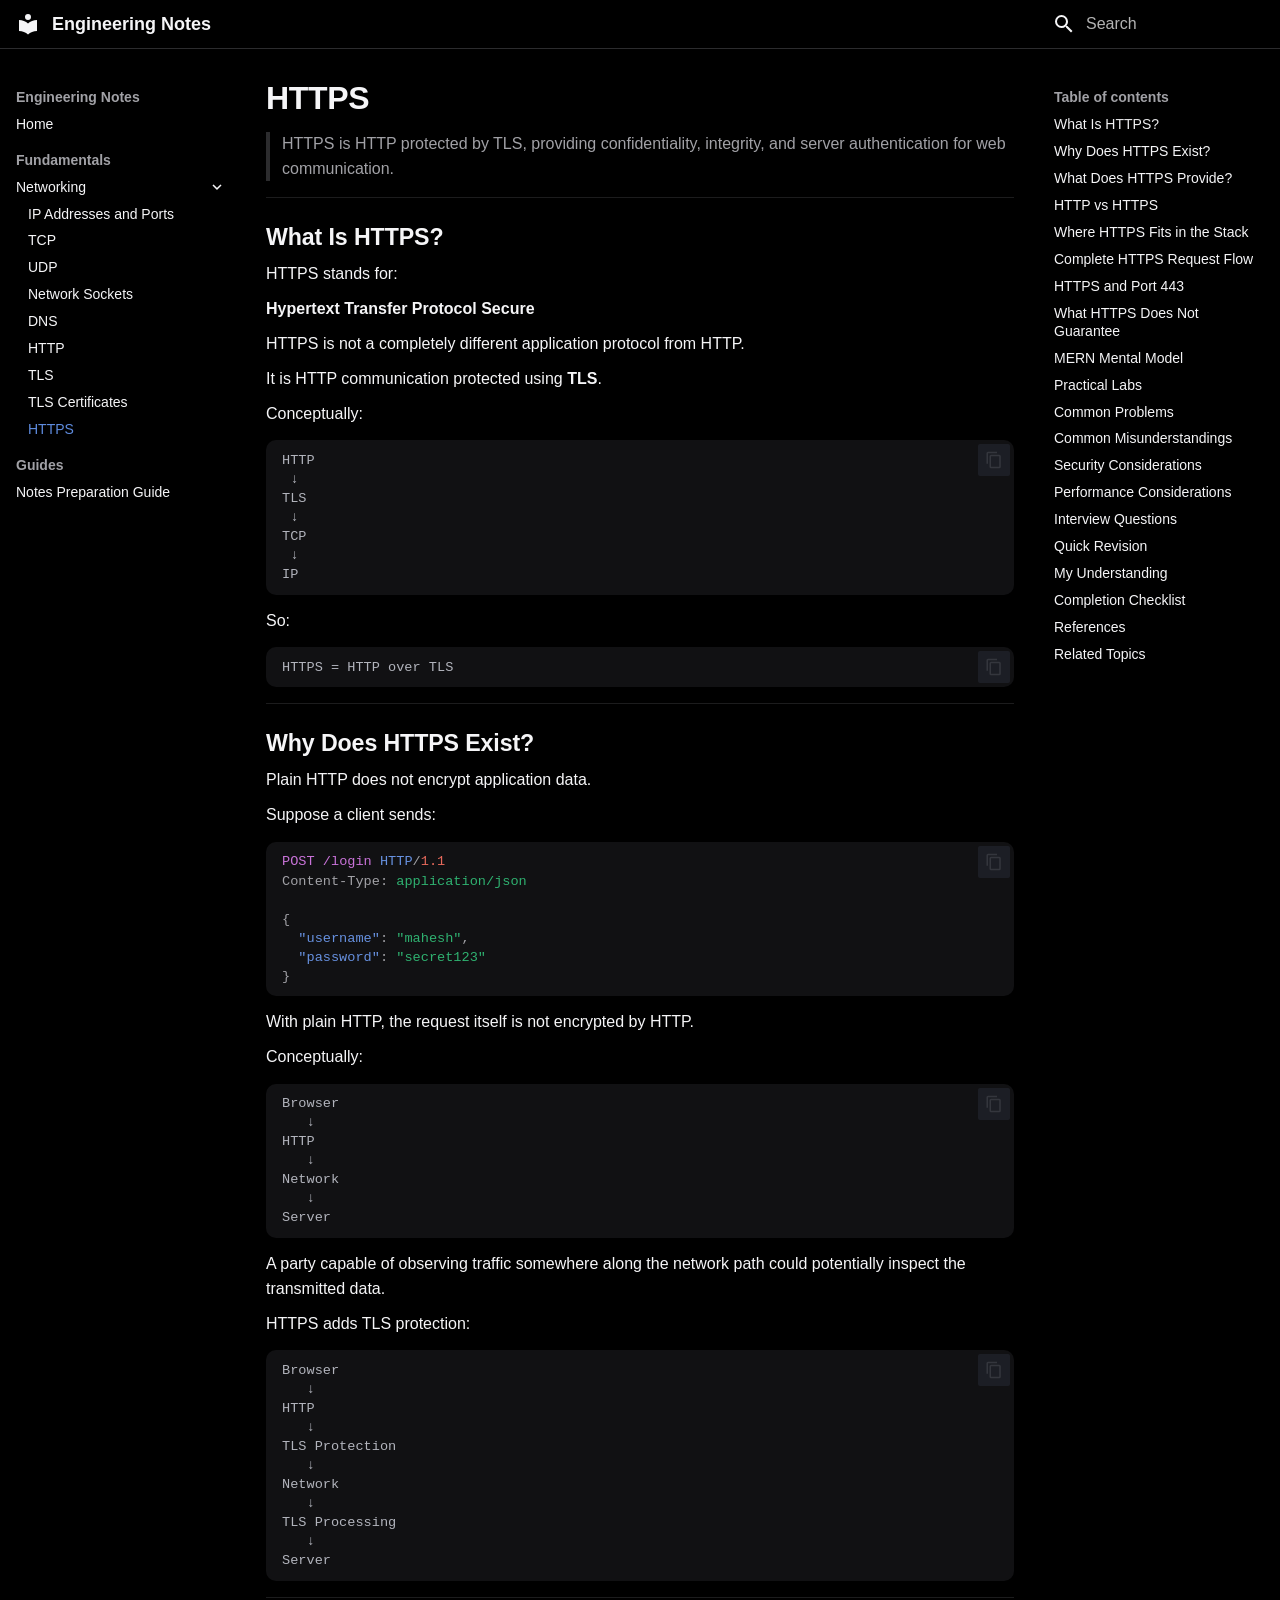
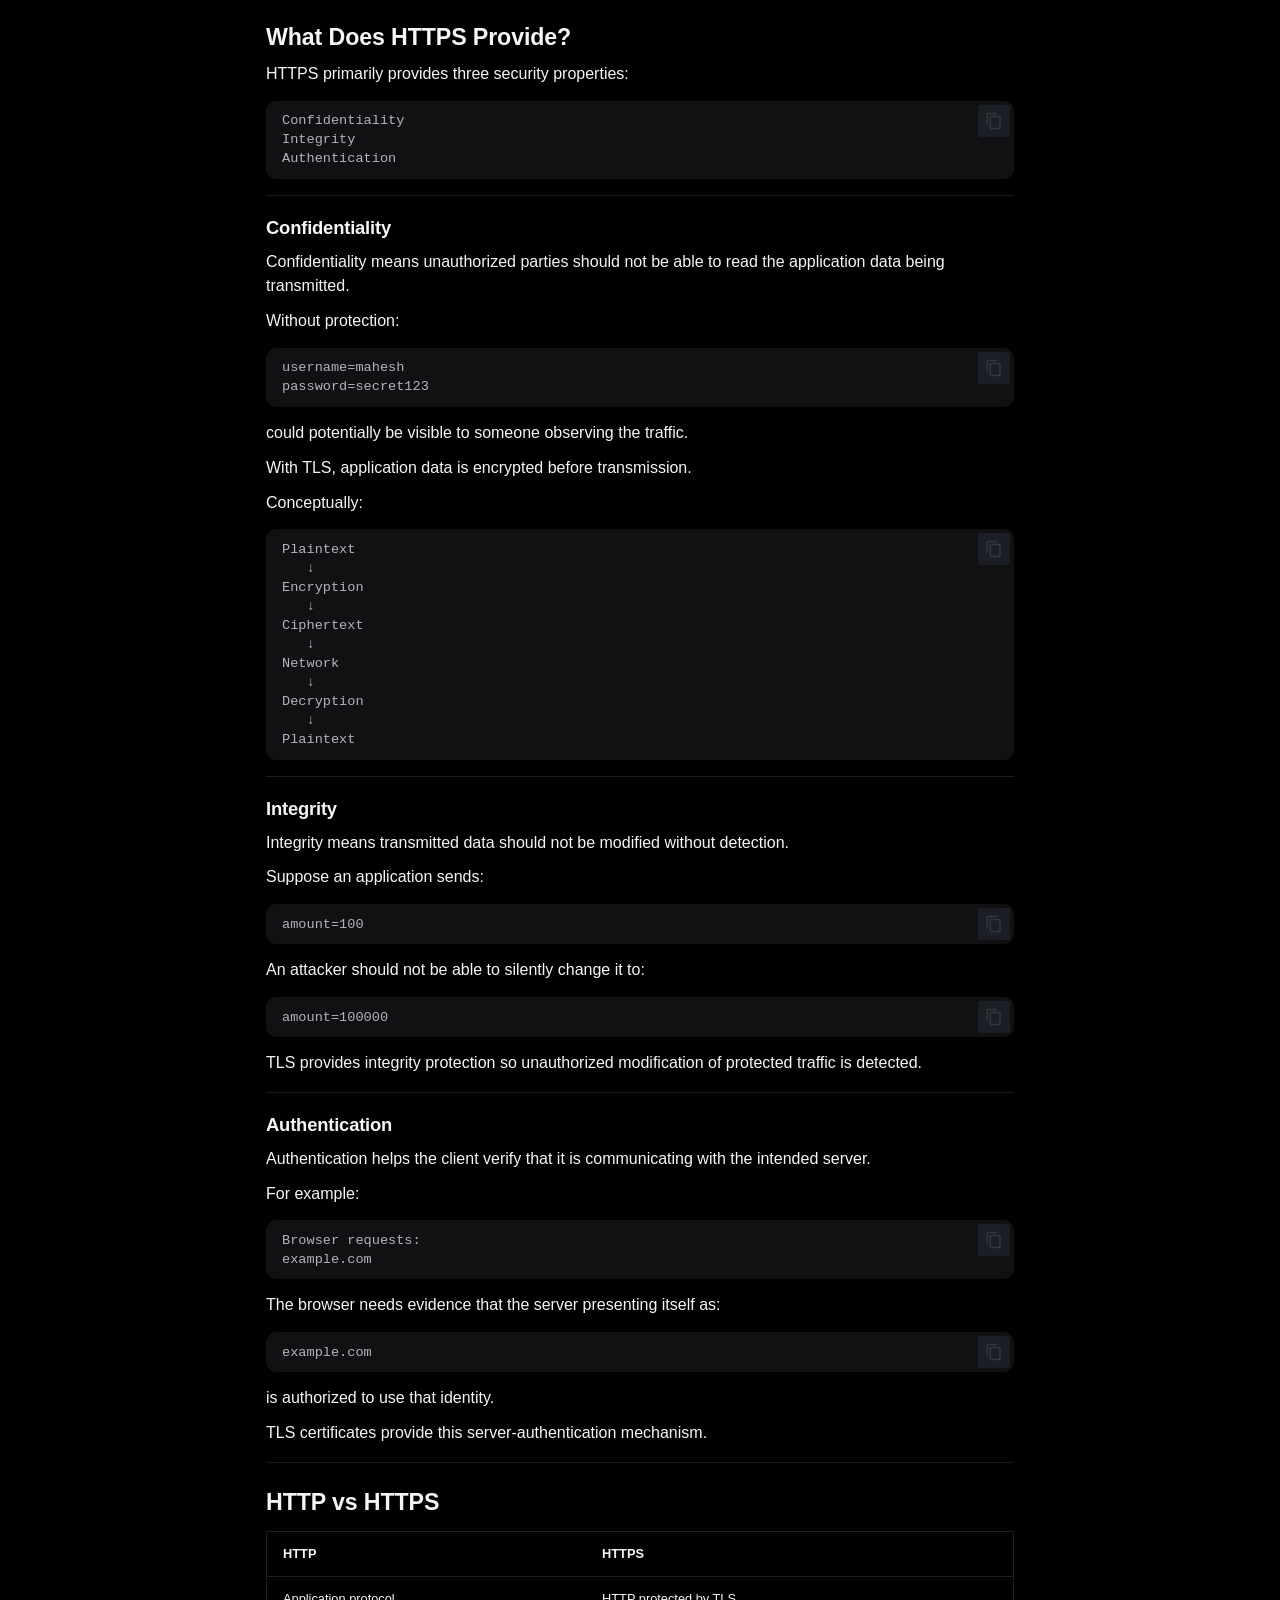
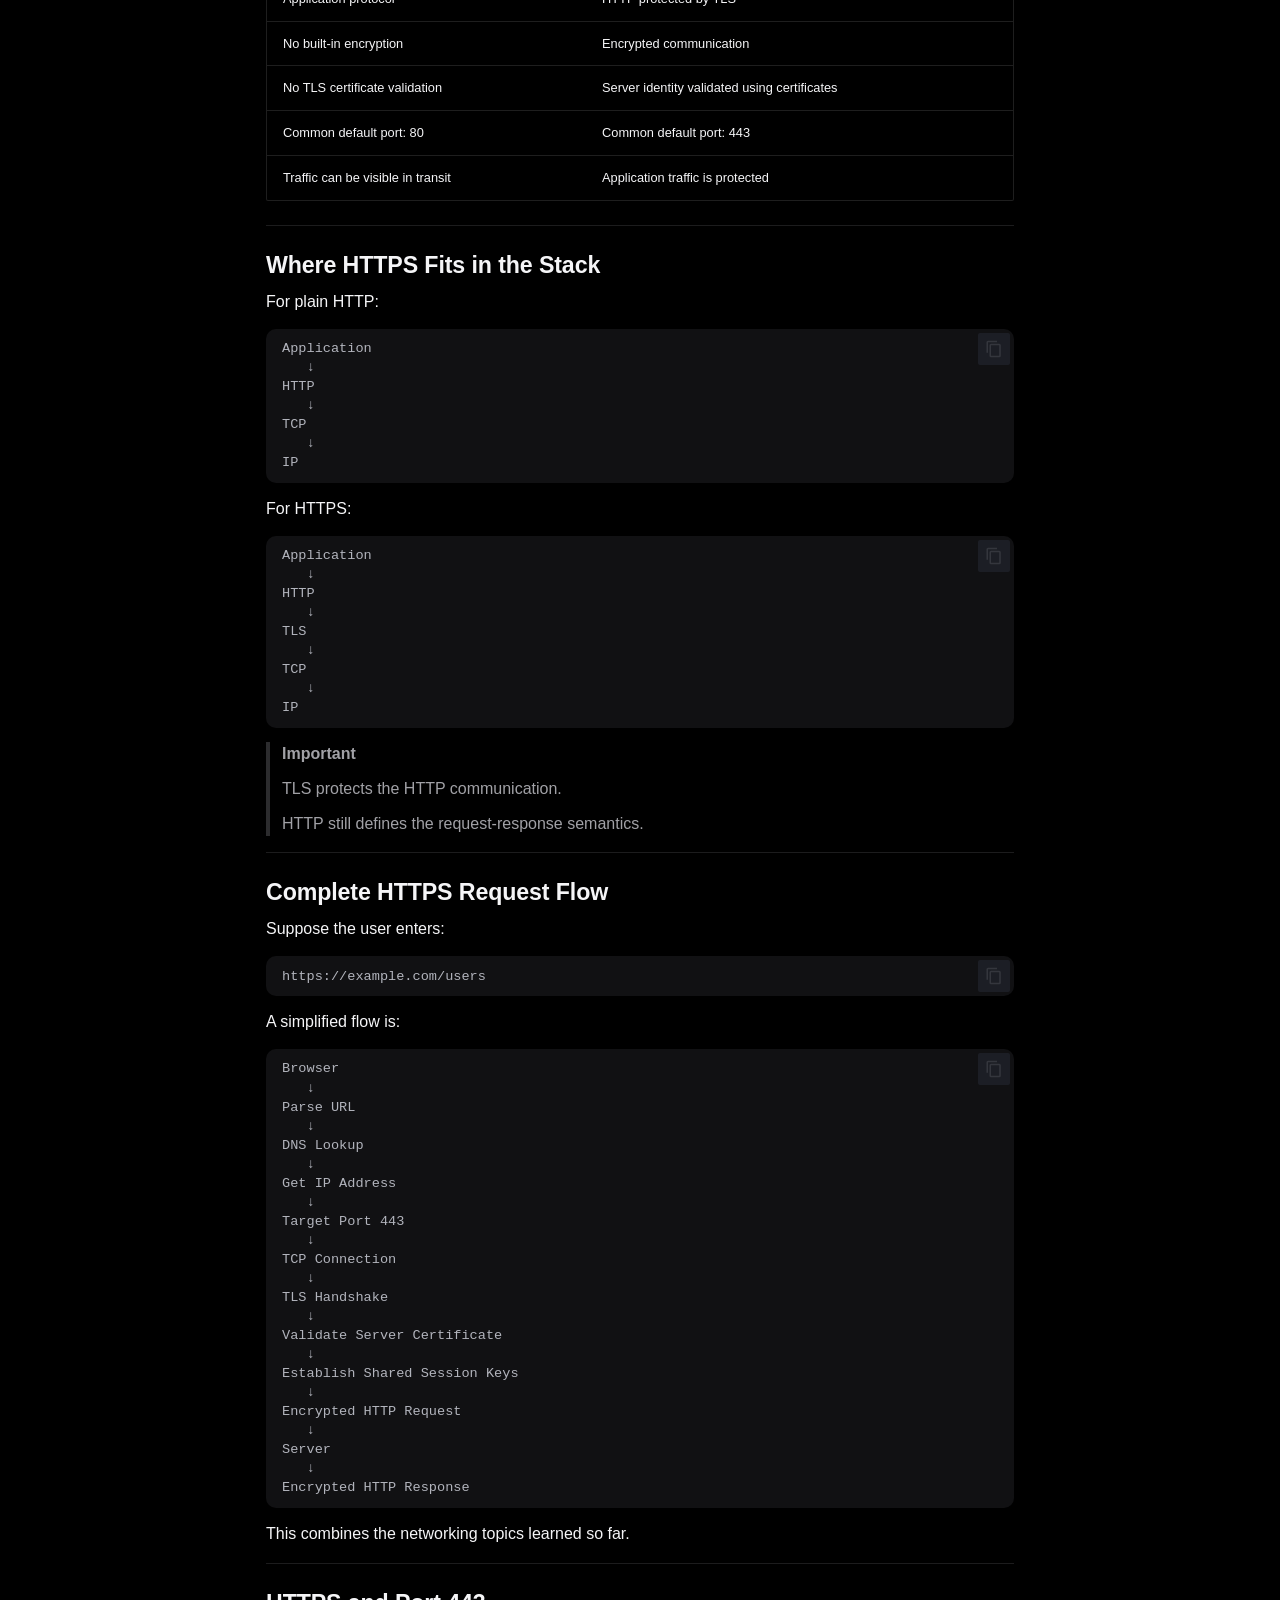
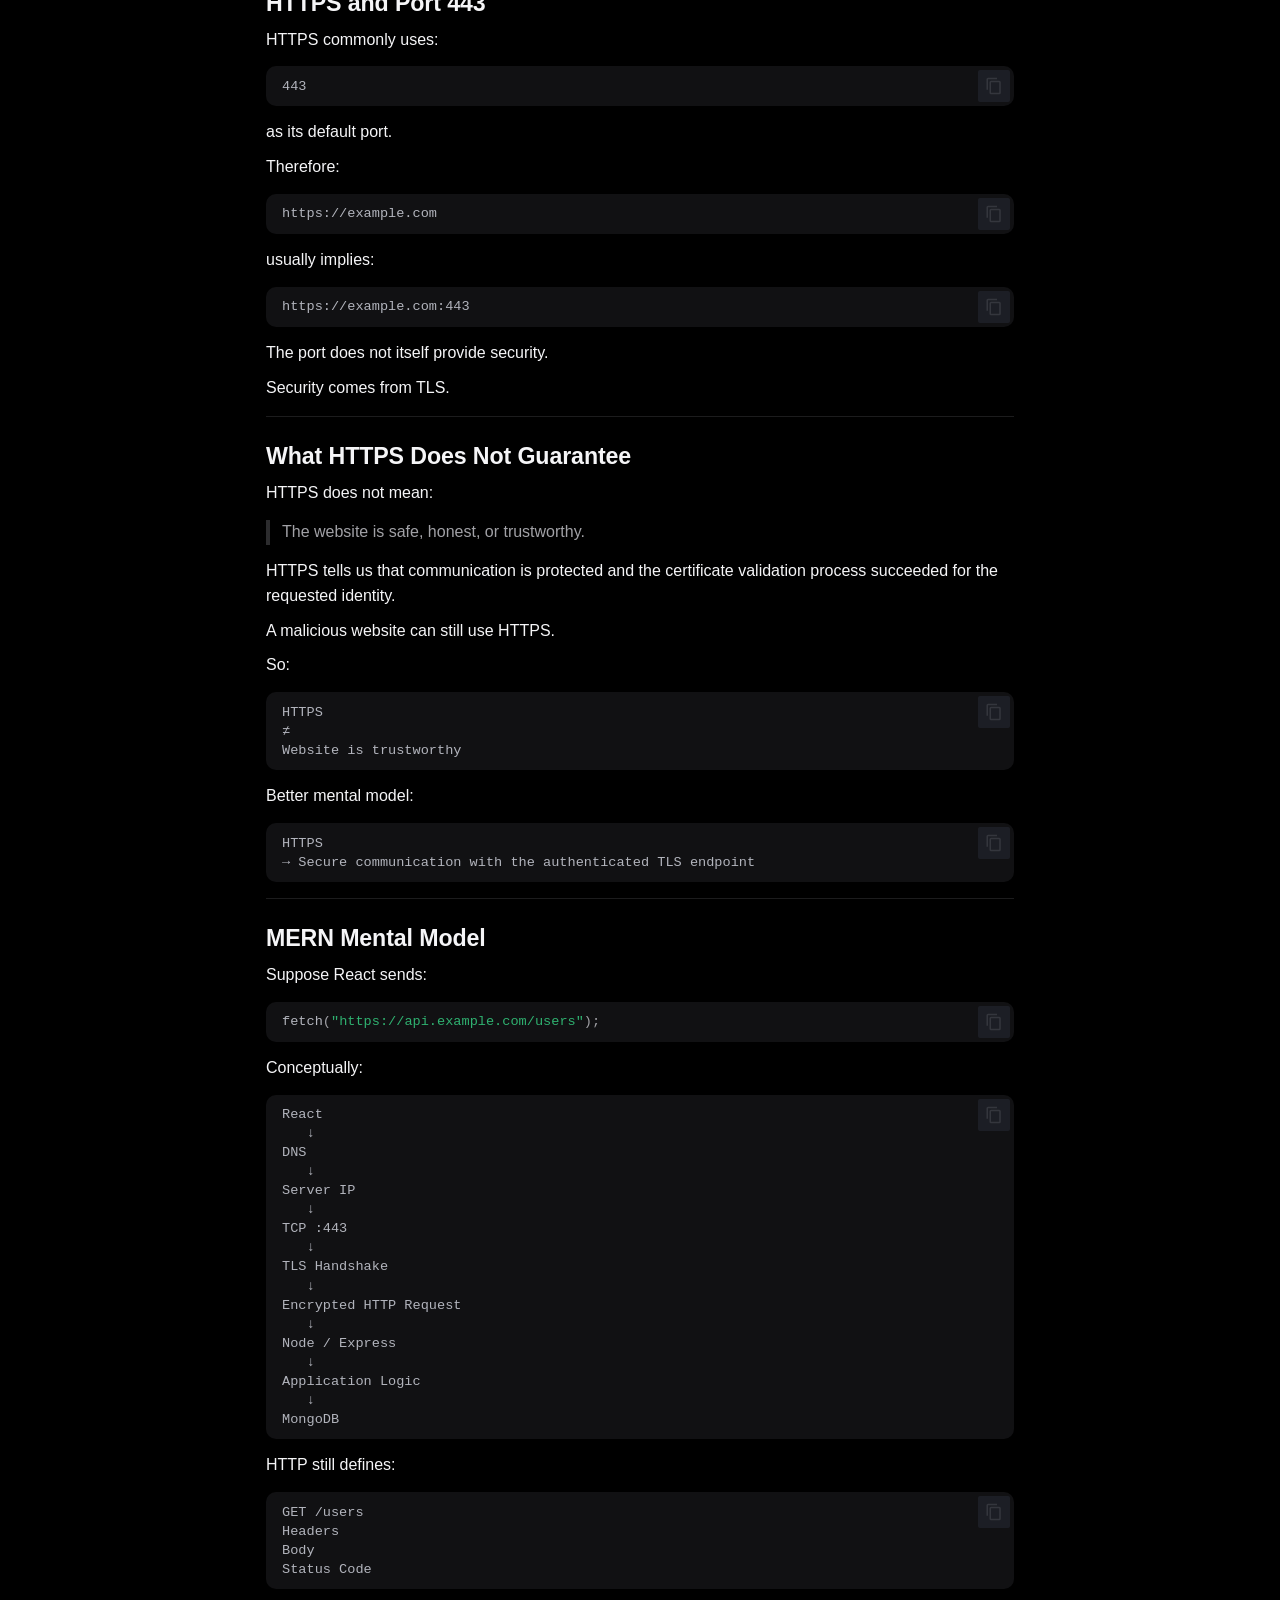
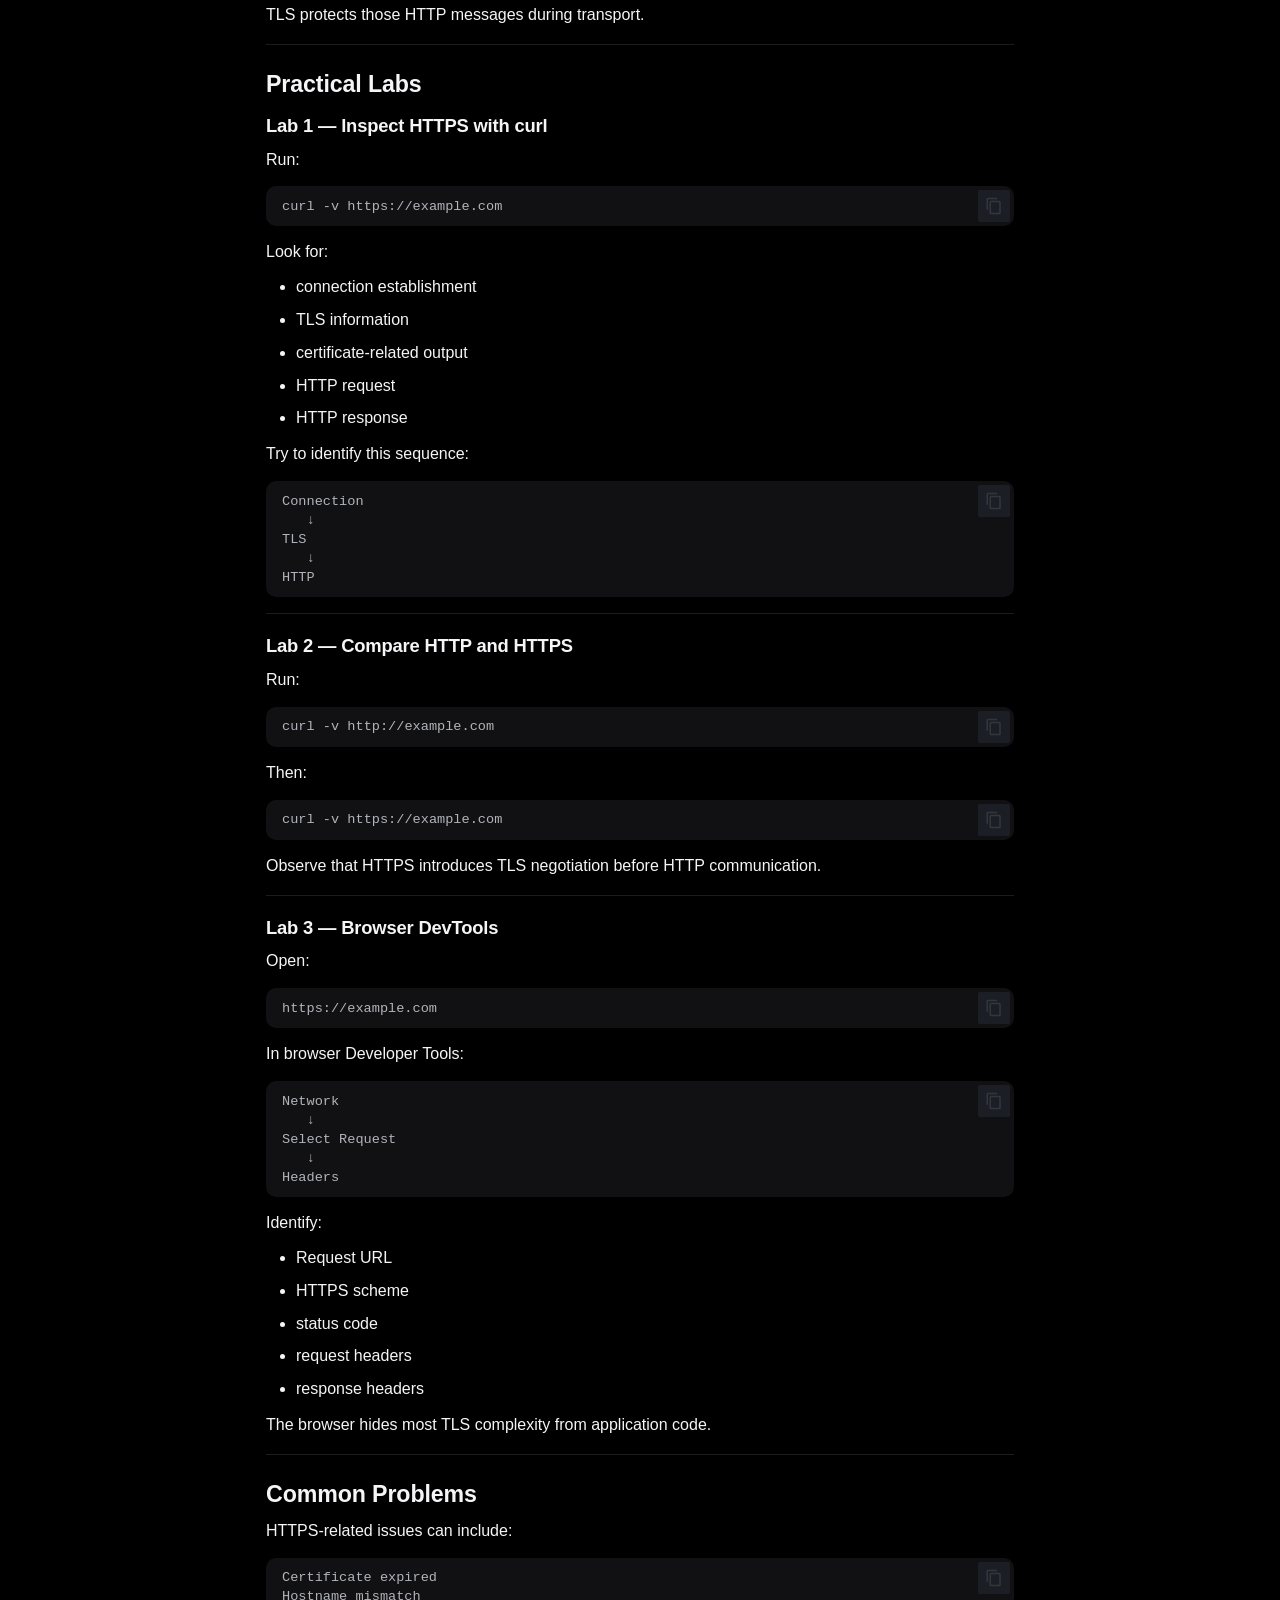
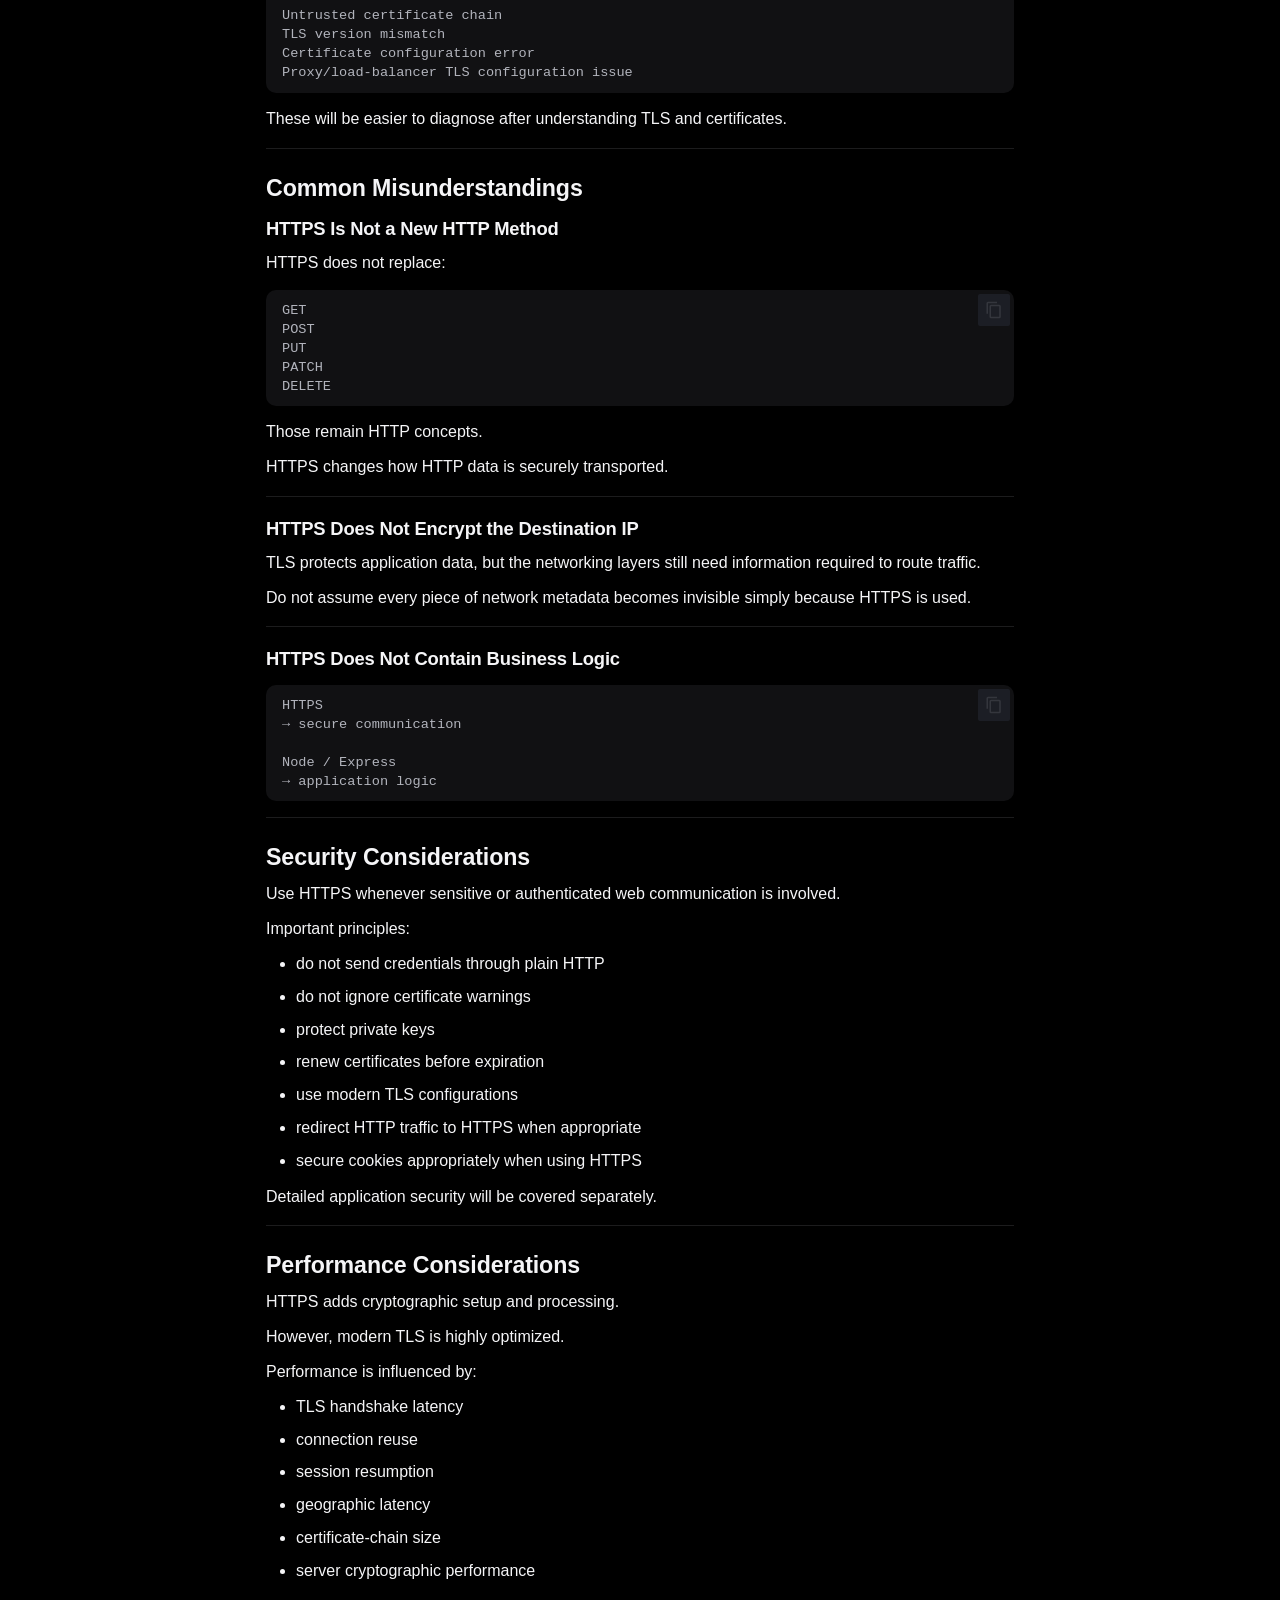
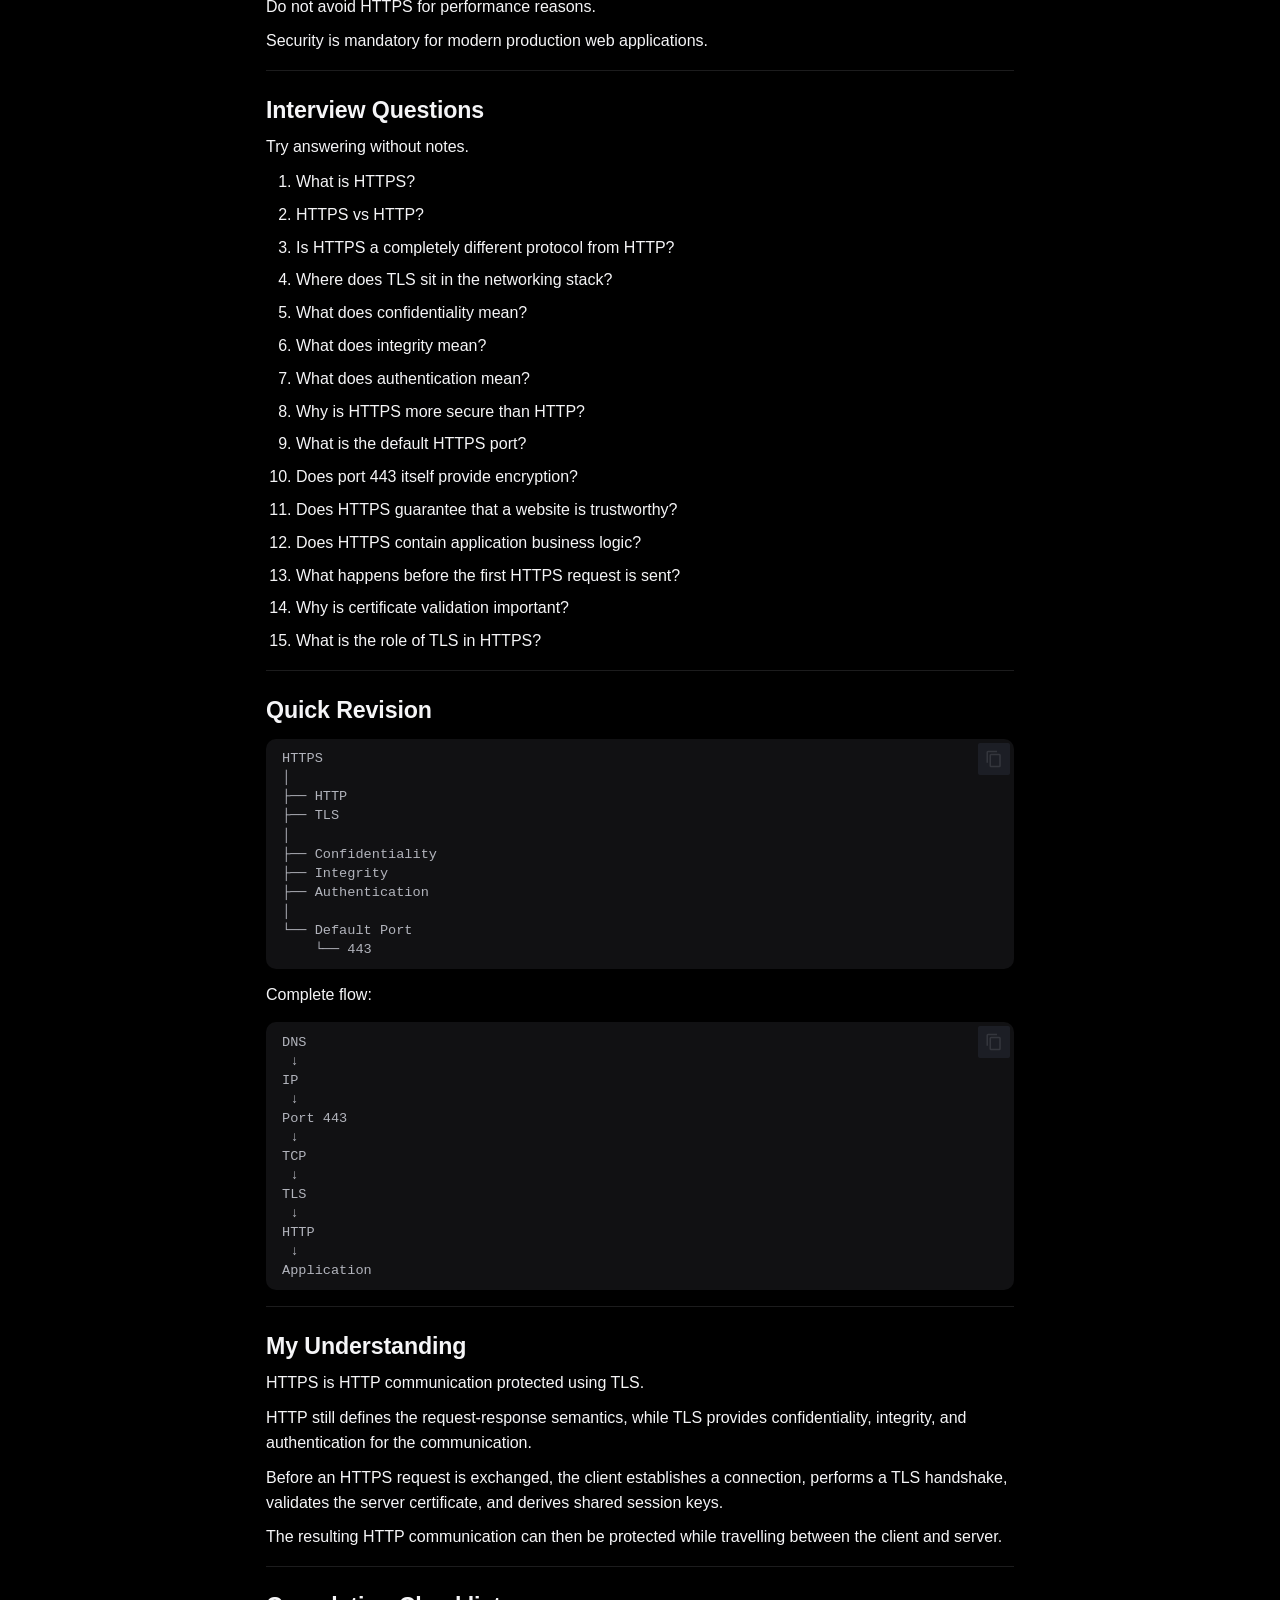
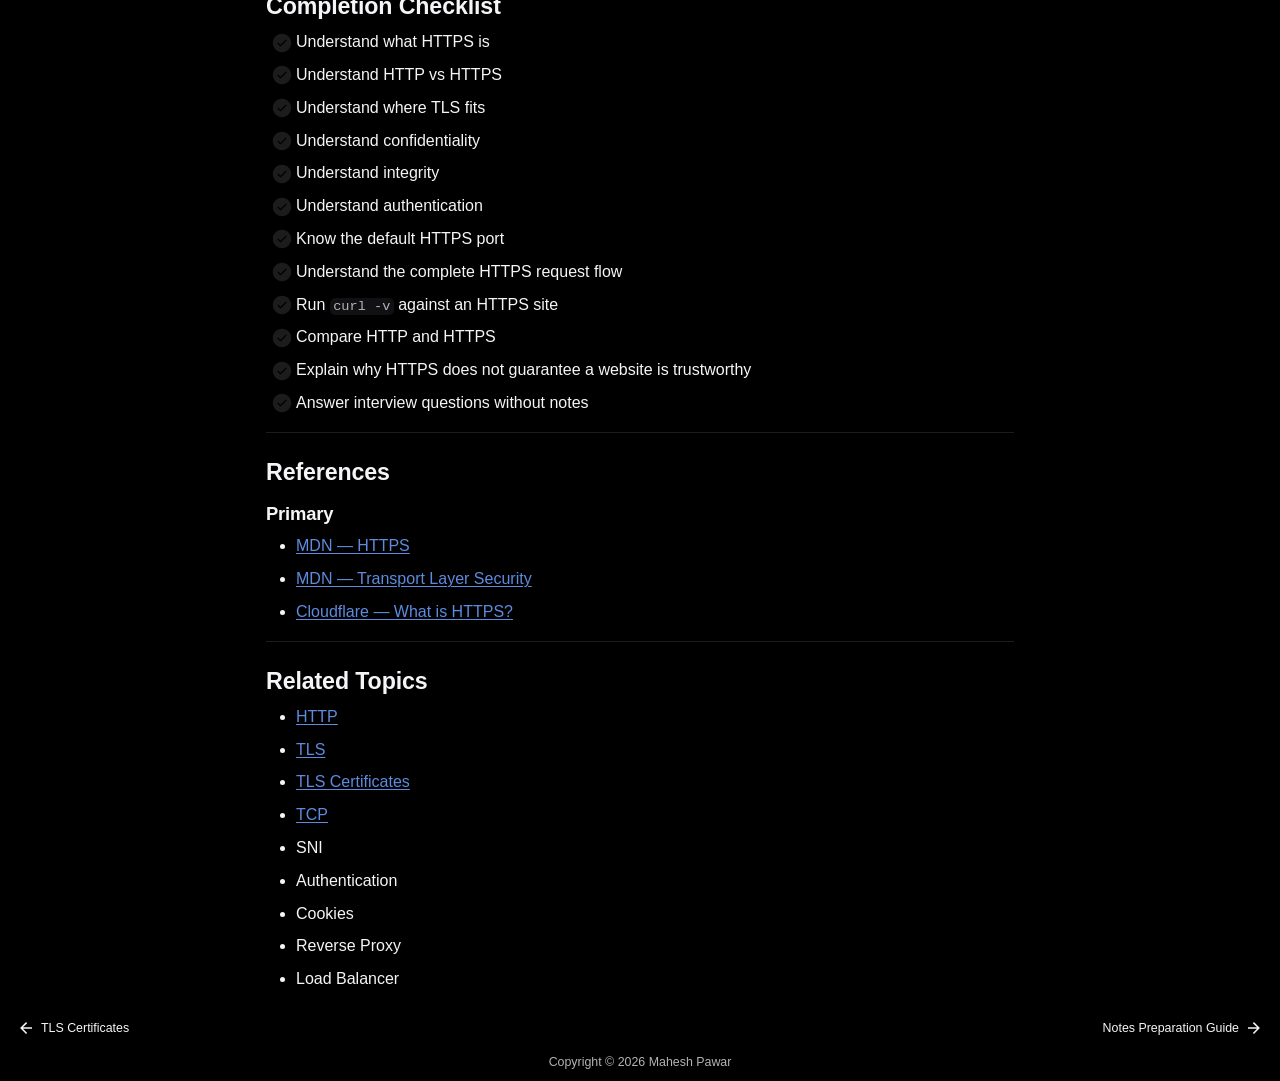
<file: fundamentals/networking/https/index.html>
<!doctype html>
<html lang="en" class="no-js">
  <head>
    
      <meta charset="utf-8">
      <meta name="viewport" content="width=device-width,initial-scale=1">
      
        <meta name="description" content="Practical, interconnected notes for engineering foundations.">
      
      
        <meta name="author" content="Mahesh Pawar">
      
      
        <link rel="canonical" href="https://pawar-mahesh.github.io/engineering-notes/fundamentals/networking/https/">
      
      
        <link rel="prev" href="../certificates/">
      
      
        <link rel="next" href="../../../guides/notes-guide/">
      
      
        
      
      
      <link rel="icon" href="../../../assets/images/favicon.png">
      <meta name="generator" content="mkdocs-1.6.1, mkdocs-material-9.8.0">
    
    
      
        <title>HTTPS - Engineering Notes</title>
      
    
    
      <link rel="stylesheet" href="../../../assets/stylesheets/main.57a0d79d.min.css">
      
        
        <link rel="stylesheet" href="../../../assets/stylesheets/palette.fb2fffe2.min.css">
      
      


    
    
      
    
    
      
    
    
      <link rel="stylesheet" href="../../../assets/stylesheets/extra.css">
    
    <script>__md_scope=new URL("../../..",location),__md_hash=e=>[...e].reduce(((e,_)=>(e<<5)-e+_.charCodeAt(0)),0),__md_get=(e,_=localStorage,t=__md_scope)=>JSON.parse(_.getItem(t.pathname+"."+e)),__md_set=(e,_,t=localStorage,a=__md_scope)=>{try{t.setItem(a.pathname+"."+e,JSON.stringify(_))}catch(e){}}</script>
    
      

    
    
  </head>
  
  
    
    
    
    
    
    <body dir="ltr" data-md-color-scheme="slate" data-md-color-primary="black" data-md-color-accent="blue">
  
    
    <input class="md-toggle" data-md-toggle="drawer" type="checkbox" id="__drawer" autocomplete="off">
    <input class="md-toggle" data-md-toggle="search" type="checkbox" id="__search" autocomplete="off">
    <label class="md-overlay" for="__drawer"></label>
    <div data-md-component="skip">
      
        
        <a href="#https" class="md-skip">
          Skip to content
        </a>
      
    </div>
    <div data-md-component="announce">
      
    </div>
    
    
      

  

<header class="md-header md-header--shadow" data-md-component="header">
  <nav class="md-header__inner md-grid" aria-label="Header">
    <a href="../../.." title="Engineering Notes" class="md-header__button md-logo" aria-label="Engineering Notes" data-md-component="logo">
      
  
  <svg xmlns="http://www.w3.org/2000/svg" viewBox="0 0 24 24"><path d="M12 8a3 3 0 0 0 3-3 3 3 0 0 0-3-3 3 3 0 0 0-3 3 3 3 0 0 0 3 3m0 3.54C9.64 9.35 6.5 8 3 8v11c3.5 0 6.64 1.35 9 3.54 2.36-2.19 5.5-3.54 9-3.54V8c-3.5 0-6.64 1.35-9 3.54"/></svg>

    </a>
    <label class="md-header__button md-icon" for="__drawer">
      
      <svg xmlns="http://www.w3.org/2000/svg" viewBox="0 0 24 24"><path d="M3 6h18v2H3zm0 5h18v2H3zm0 5h18v2H3z"/></svg>
    </label>
    <div class="md-header__title" data-md-component="header-title">
      <div class="md-header__ellipsis">
        <div class="md-header__topic">
          <span class="md-ellipsis">
            Engineering Notes
          </span>
        </div>
        <div class="md-header__topic" data-md-component="header-topic">
          <span class="md-ellipsis">
            
              HTTPS
            
          </span>
        </div>
      </div>
    </div>
    
      
    
    
    
    
      
      
        <label class="md-header__button md-icon" for="__search">
          
          <svg xmlns="http://www.w3.org/2000/svg" viewBox="0 0 24 24"><path d="M9.5 3A6.5 6.5 0 0 1 16 9.5c0 1.61-.59 3.09-1.56 4.23l.27.27h.79l5 5-1.5 1.5-5-5v-.79l-.27-.27A6.52 6.52 0 0 1 9.5 16 6.5 6.5 0 0 1 3 9.5 6.5 6.5 0 0 1 9.5 3m0 2C7 5 5 7 5 9.5S7 14 9.5 14 14 12 14 9.5 12 5 9.5 5"/></svg>
        </label>
        
<div class="md-search" data-md-component="search" role="dialog" aria-label="Search">
  <label class="md-search__overlay" for="__search"></label>
  <div class="md-search__inner" role="search">
    <form class="md-search__form" name="search">
      <input type="text" class="md-search__input" name="query" aria-label="Search" placeholder="Search" autocapitalize="off" autocorrect="off" autocomplete="off" spellcheck="false" data-md-component="search-query" required>
      <label class="md-search__icon md-icon" for="__search">
        
        <svg xmlns="http://www.w3.org/2000/svg" viewBox="0 0 24 24"><path d="M9.5 3A6.5 6.5 0 0 1 16 9.5c0 1.61-.59 3.09-1.56 4.23l.27.27h.79l5 5-1.5 1.5-5-5v-.79l-.27-.27A6.52 6.52 0 0 1 9.5 16 6.5 6.5 0 0 1 3 9.5 6.5 6.5 0 0 1 9.5 3m0 2C7 5 5 7 5 9.5S7 14 9.5 14 14 12 14 9.5 12 5 9.5 5"/></svg>
        
        <svg xmlns="http://www.w3.org/2000/svg" viewBox="0 0 24 24"><path d="M20 11v2H8l5.5 5.5-1.42 1.42L4.16 12l7.92-7.92L13.5 5.5 8 11z"/></svg>
      </label>
      <nav class="md-search__options" aria-label="Search">
        <button type="reset" class="md-search__icon md-icon" title="Clear" aria-label="Clear" tabindex="-1">
          
          <svg xmlns="http://www.w3.org/2000/svg" viewBox="0 0 24 24"><path d="M19 6.41 17.59 5 12 10.59 6.41 5 5 6.41 10.59 12 5 17.59 6.41 19 12 13.41 17.59 19 19 17.59 13.41 12z"/></svg>
        </button>
      </nav>
      
        <div class="md-search__suggest" data-md-component="search-suggest"></div>
      
    </form>
    <div class="md-search__output">
      <div class="md-search__scrollwrap" tabindex="0" data-md-scrollfix>
        <div class="md-search-result" data-md-component="search-result">
          <div class="md-search-result__meta">
            Initializing search
          </div>
          <ol class="md-search-result__list" role="presentation"></ol>
        </div>
      </div>
    </div>
  </div>
</div>
      
    
    
  </nav>
  
</header>
    
    <div class="md-container" data-md-component="container">
      
      
        
          
        
      
      <main class="md-main" data-md-component="main">
        <div class="md-main__inner md-grid">
          
            
              
              <div class="md-sidebar md-sidebar--primary" data-md-component="sidebar" data-md-type="navigation" >
                <div class="md-sidebar__scrollwrap">
                  <div class="md-sidebar__inner">
                    



<nav class="md-nav md-nav--primary" aria-label="Navigation" data-md-level="0">
  <label class="md-nav__title" for="__drawer">
    <a href="../../.." title="Engineering Notes" class="md-nav__button md-logo" aria-label="Engineering Notes" data-md-component="logo">
      
  
  <svg xmlns="http://www.w3.org/2000/svg" viewBox="0 0 24 24"><path d="M12 8a3 3 0 0 0 3-3 3 3 0 0 0-3-3 3 3 0 0 0-3 3 3 3 0 0 0 3 3m0 3.54C9.64 9.35 6.5 8 3 8v11c3.5 0 6.64 1.35 9 3.54 2.36-2.19 5.5-3.54 9-3.54V8c-3.5 0-6.64 1.35-9 3.54"/></svg>

    </a>
    Engineering Notes
  </label>
  
  <ul class="md-nav__list" data-md-scrollfix>
    
      
      
  
  
  
  
    <li class="md-nav__item">
      <a href="../../.." class="md-nav__link">
        
  
  
  <span class="md-ellipsis">
    
  
    Home
  

    
  </span>
  
  

      </a>
    </li>
  

    
      
      
  
  
    
  
  
  
    
    
    
    
      
        
        
      
    
    
    <li class="md-nav__item md-nav__item--active md-nav__item--section md-nav__item--nested">
      
        
        
        <input class="md-nav__toggle md-toggle " type="checkbox" id="__nav_2" checked>
        
          
          <label class="md-nav__link" for="__nav_2" id="__nav_2_label" tabindex="">
            
  
  
  <span class="md-ellipsis">
    
  
    Fundamentals
  

    
  </span>
  
  

            <span class="md-nav__icon md-icon"></span>
          </label>
        
        <nav class="md-nav" data-md-level="1" aria-labelledby="__nav_2_label" aria-expanded="true">
          <label class="md-nav__title" for="__nav_2">
            <span class="md-nav__icon md-icon"></span>
            
  
    Fundamentals
  

          </label>
          <ul class="md-nav__list" data-md-scrollfix>
            
              
                
  
  
    
  
  
  
    
    
    
    
      
    
    
    <li class="md-nav__item md-nav__item--active md-nav__item--nested">
      
        
        
        <input class="md-nav__toggle md-toggle " type="checkbox" id="__nav_2_1" checked>
        
          
          <label class="md-nav__link" for="__nav_2_1" id="__nav_2_1_label" tabindex="0">
            
  
  
  <span class="md-ellipsis">
    
  
    Networking
  

    
  </span>
  
  

            <span class="md-nav__icon md-icon"></span>
          </label>
        
        <nav class="md-nav" data-md-level="2" aria-labelledby="__nav_2_1_label" aria-expanded="true">
          <label class="md-nav__title" for="__nav_2_1">
            <span class="md-nav__icon md-icon"></span>
            
  
    Networking
  

          </label>
          <ul class="md-nav__list" data-md-scrollfix>
            
              
                
  
  
  
  
    <li class="md-nav__item">
      <a href="../ip-addresses-and-ports/" class="md-nav__link">
        
  
  
  <span class="md-ellipsis">
    
  
    IP Addresses and Ports
  

    
  </span>
  
  

      </a>
    </li>
  

              
            
              
                
  
  
  
  
    <li class="md-nav__item">
      <a href="../tcp/" class="md-nav__link">
        
  
  
  <span class="md-ellipsis">
    
  
    TCP
  

    
  </span>
  
  

      </a>
    </li>
  

              
            
              
                
  
  
  
  
    <li class="md-nav__item">
      <a href="../udp/" class="md-nav__link">
        
  
  
  <span class="md-ellipsis">
    
  
    UDP
  

    
  </span>
  
  

      </a>
    </li>
  

              
            
              
                
  
  
  
  
    <li class="md-nav__item">
      <a href="../sockets/" class="md-nav__link">
        
  
  
  <span class="md-ellipsis">
    
  
    Network Sockets
  

    
  </span>
  
  

      </a>
    </li>
  

              
            
              
                
  
  
  
  
    <li class="md-nav__item">
      <a href="../dns/" class="md-nav__link">
        
  
  
  <span class="md-ellipsis">
    
  
    DNS
  

    
  </span>
  
  

      </a>
    </li>
  

              
            
              
                
  
  
  
  
    <li class="md-nav__item">
      <a href="../http/" class="md-nav__link">
        
  
  
  <span class="md-ellipsis">
    
  
    HTTP
  

    
  </span>
  
  

      </a>
    </li>
  

              
            
              
                
  
  
  
  
    <li class="md-nav__item">
      <a href="../tls/" class="md-nav__link">
        
  
  
  <span class="md-ellipsis">
    
  
    TLS
  

    
  </span>
  
  

      </a>
    </li>
  

              
            
              
                
  
  
  
  
    <li class="md-nav__item">
      <a href="../certificates/" class="md-nav__link">
        
  
  
  <span class="md-ellipsis">
    
  
    TLS Certificates
  

    
  </span>
  
  

      </a>
    </li>
  

              
            
              
                
  
  
    
  
  
  
    <li class="md-nav__item md-nav__item--active">
      
      <input class="md-nav__toggle md-toggle" type="checkbox" id="__toc">
      
      
        
      
      
        <label class="md-nav__link md-nav__link--active" for="__toc">
          
  
  
  <span class="md-ellipsis">
    
  
    HTTPS
  

    
  </span>
  
  

          <span class="md-nav__icon md-icon"></span>
        </label>
      
      <a href="./" class="md-nav__link md-nav__link--active">
        
  
  
  <span class="md-ellipsis">
    
  
    HTTPS
  

    
  </span>
  
  

      </a>
      
        

<nav class="md-nav md-nav--secondary" aria-label="Table of contents">
  
  
  
    
  
  
    <label class="md-nav__title" for="__toc">
      <span class="md-nav__icon md-icon"></span>
      Table of contents
    </label>
    <ul class="md-nav__list" data-md-component="toc" data-md-scrollfix>
      
        <li class="md-nav__item">
  <a href="#what-is-https" class="md-nav__link">
    <span class="md-ellipsis">
      
        What Is HTTPS?
      
    </span>
  </a>
  
</li>
      
        <li class="md-nav__item">
  <a href="#why-does-https-exist" class="md-nav__link">
    <span class="md-ellipsis">
      
        Why Does HTTPS Exist?
      
    </span>
  </a>
  
</li>
      
        <li class="md-nav__item">
  <a href="#what-does-https-provide" class="md-nav__link">
    <span class="md-ellipsis">
      
        What Does HTTPS Provide?
      
    </span>
  </a>
  
</li>
      
        <li class="md-nav__item">
  <a href="#http-vs-https" class="md-nav__link">
    <span class="md-ellipsis">
      
        HTTP vs HTTPS
      
    </span>
  </a>
  
</li>
      
        <li class="md-nav__item">
  <a href="#where-https-fits-in-the-stack" class="md-nav__link">
    <span class="md-ellipsis">
      
        Where HTTPS Fits in the Stack
      
    </span>
  </a>
  
</li>
      
        <li class="md-nav__item">
  <a href="#complete-https-request-flow" class="md-nav__link">
    <span class="md-ellipsis">
      
        Complete HTTPS Request Flow
      
    </span>
  </a>
  
</li>
      
        <li class="md-nav__item">
  <a href="#https-and-port-443" class="md-nav__link">
    <span class="md-ellipsis">
      
        HTTPS and Port 443
      
    </span>
  </a>
  
</li>
      
        <li class="md-nav__item">
  <a href="#what-https-does-not-guarantee" class="md-nav__link">
    <span class="md-ellipsis">
      
        What HTTPS Does Not Guarantee
      
    </span>
  </a>
  
</li>
      
        <li class="md-nav__item">
  <a href="#mern-mental-model" class="md-nav__link">
    <span class="md-ellipsis">
      
        MERN Mental Model
      
    </span>
  </a>
  
</li>
      
        <li class="md-nav__item">
  <a href="#practical-labs" class="md-nav__link">
    <span class="md-ellipsis">
      
        Practical Labs
      
    </span>
  </a>
  
</li>
      
        <li class="md-nav__item">
  <a href="#common-problems" class="md-nav__link">
    <span class="md-ellipsis">
      
        Common Problems
      
    </span>
  </a>
  
</li>
      
        <li class="md-nav__item">
  <a href="#common-misunderstandings" class="md-nav__link">
    <span class="md-ellipsis">
      
        Common Misunderstandings
      
    </span>
  </a>
  
</li>
      
        <li class="md-nav__item">
  <a href="#security-considerations" class="md-nav__link">
    <span class="md-ellipsis">
      
        Security Considerations
      
    </span>
  </a>
  
</li>
      
        <li class="md-nav__item">
  <a href="#performance-considerations" class="md-nav__link">
    <span class="md-ellipsis">
      
        Performance Considerations
      
    </span>
  </a>
  
</li>
      
        <li class="md-nav__item">
  <a href="#interview-questions" class="md-nav__link">
    <span class="md-ellipsis">
      
        Interview Questions
      
    </span>
  </a>
  
</li>
      
        <li class="md-nav__item">
  <a href="#quick-revision" class="md-nav__link">
    <span class="md-ellipsis">
      
        Quick Revision
      
    </span>
  </a>
  
</li>
      
        <li class="md-nav__item">
  <a href="#my-understanding" class="md-nav__link">
    <span class="md-ellipsis">
      
        My Understanding
      
    </span>
  </a>
  
</li>
      
        <li class="md-nav__item">
  <a href="#completion-checklist" class="md-nav__link">
    <span class="md-ellipsis">
      
        Completion Checklist
      
    </span>
  </a>
  
</li>
      
        <li class="md-nav__item">
  <a href="#references" class="md-nav__link">
    <span class="md-ellipsis">
      
        References
      
    </span>
  </a>
  
</li>
      
        <li class="md-nav__item">
  <a href="#related-topics" class="md-nav__link">
    <span class="md-ellipsis">
      
        Related Topics
      
    </span>
  </a>
  
</li>
      
    </ul>
  
</nav>
      
    </li>
  

              
            
          </ul>
        </nav>
      
    </li>
  

              
            
          </ul>
        </nav>
      
    </li>
  

    
      
      
  
  
  
  
    
    
    
    
      
        
        
      
    
    
    <li class="md-nav__item md-nav__item--section md-nav__item--nested">
      
        
        
        <input class="md-nav__toggle md-toggle " type="checkbox" id="__nav_3" >
        
          
          <label class="md-nav__link" for="__nav_3" id="__nav_3_label" tabindex="">
            
  
  
  <span class="md-ellipsis">
    
  
    Guides
  

    
  </span>
  
  

            <span class="md-nav__icon md-icon"></span>
          </label>
        
        <nav class="md-nav" data-md-level="1" aria-labelledby="__nav_3_label" aria-expanded="false">
          <label class="md-nav__title" for="__nav_3">
            <span class="md-nav__icon md-icon"></span>
            
  
    Guides
  

          </label>
          <ul class="md-nav__list" data-md-scrollfix>
            
              
                
  
  
  
  
    <li class="md-nav__item">
      <a href="../../../guides/notes-guide/" class="md-nav__link">
        
  
  
  <span class="md-ellipsis">
    
  
    Notes Preparation Guide
  

    
  </span>
  
  

      </a>
    </li>
  

              
            
          </ul>
        </nav>
      
    </li>
  

    
  </ul>
</nav>
                  </div>
                </div>
              </div>
            
            
              
              <div class="md-sidebar md-sidebar--secondary" data-md-component="sidebar" data-md-type="toc" >
                <div class="md-sidebar__scrollwrap">
                  <div class="md-sidebar__inner">
                    

<nav class="md-nav md-nav--secondary" aria-label="Table of contents">
  
  
  
    
  
  
    <label class="md-nav__title" for="__toc">
      <span class="md-nav__icon md-icon"></span>
      Table of contents
    </label>
    <ul class="md-nav__list" data-md-component="toc" data-md-scrollfix>
      
        <li class="md-nav__item">
  <a href="#what-is-https" class="md-nav__link">
    <span class="md-ellipsis">
      
        What Is HTTPS?
      
    </span>
  </a>
  
</li>
      
        <li class="md-nav__item">
  <a href="#why-does-https-exist" class="md-nav__link">
    <span class="md-ellipsis">
      
        Why Does HTTPS Exist?
      
    </span>
  </a>
  
</li>
      
        <li class="md-nav__item">
  <a href="#what-does-https-provide" class="md-nav__link">
    <span class="md-ellipsis">
      
        What Does HTTPS Provide?
      
    </span>
  </a>
  
</li>
      
        <li class="md-nav__item">
  <a href="#http-vs-https" class="md-nav__link">
    <span class="md-ellipsis">
      
        HTTP vs HTTPS
      
    </span>
  </a>
  
</li>
      
        <li class="md-nav__item">
  <a href="#where-https-fits-in-the-stack" class="md-nav__link">
    <span class="md-ellipsis">
      
        Where HTTPS Fits in the Stack
      
    </span>
  </a>
  
</li>
      
        <li class="md-nav__item">
  <a href="#complete-https-request-flow" class="md-nav__link">
    <span class="md-ellipsis">
      
        Complete HTTPS Request Flow
      
    </span>
  </a>
  
</li>
      
        <li class="md-nav__item">
  <a href="#https-and-port-443" class="md-nav__link">
    <span class="md-ellipsis">
      
        HTTPS and Port 443
      
    </span>
  </a>
  
</li>
      
        <li class="md-nav__item">
  <a href="#what-https-does-not-guarantee" class="md-nav__link">
    <span class="md-ellipsis">
      
        What HTTPS Does Not Guarantee
      
    </span>
  </a>
  
</li>
      
        <li class="md-nav__item">
  <a href="#mern-mental-model" class="md-nav__link">
    <span class="md-ellipsis">
      
        MERN Mental Model
      
    </span>
  </a>
  
</li>
      
        <li class="md-nav__item">
  <a href="#practical-labs" class="md-nav__link">
    <span class="md-ellipsis">
      
        Practical Labs
      
    </span>
  </a>
  
</li>
      
        <li class="md-nav__item">
  <a href="#common-problems" class="md-nav__link">
    <span class="md-ellipsis">
      
        Common Problems
      
    </span>
  </a>
  
</li>
      
        <li class="md-nav__item">
  <a href="#common-misunderstandings" class="md-nav__link">
    <span class="md-ellipsis">
      
        Common Misunderstandings
      
    </span>
  </a>
  
</li>
      
        <li class="md-nav__item">
  <a href="#security-considerations" class="md-nav__link">
    <span class="md-ellipsis">
      
        Security Considerations
      
    </span>
  </a>
  
</li>
      
        <li class="md-nav__item">
  <a href="#performance-considerations" class="md-nav__link">
    <span class="md-ellipsis">
      
        Performance Considerations
      
    </span>
  </a>
  
</li>
      
        <li class="md-nav__item">
  <a href="#interview-questions" class="md-nav__link">
    <span class="md-ellipsis">
      
        Interview Questions
      
    </span>
  </a>
  
</li>
      
        <li class="md-nav__item">
  <a href="#quick-revision" class="md-nav__link">
    <span class="md-ellipsis">
      
        Quick Revision
      
    </span>
  </a>
  
</li>
      
        <li class="md-nav__item">
  <a href="#my-understanding" class="md-nav__link">
    <span class="md-ellipsis">
      
        My Understanding
      
    </span>
  </a>
  
</li>
      
        <li class="md-nav__item">
  <a href="#completion-checklist" class="md-nav__link">
    <span class="md-ellipsis">
      
        Completion Checklist
      
    </span>
  </a>
  
</li>
      
        <li class="md-nav__item">
  <a href="#references" class="md-nav__link">
    <span class="md-ellipsis">
      
        References
      
    </span>
  </a>
  
</li>
      
        <li class="md-nav__item">
  <a href="#related-topics" class="md-nav__link">
    <span class="md-ellipsis">
      
        Related Topics
      
    </span>
  </a>
  
</li>
      
    </ul>
  
</nav>
                  </div>
                </div>
              </div>
            
          
          
            <div class="md-content" data-md-component="content">
              
              <article class="md-content__inner md-typeset">
                
                  



<h1 id="https">HTTPS</h1>
<blockquote>
<p>HTTPS is HTTP protected by TLS, providing confidentiality, integrity, and server authentication for web communication.</p>
</blockquote>
<hr />
<h2 id="what-is-https">What Is HTTPS?</h2>
<p>HTTPS stands for:</p>
<p><strong>Hypertext Transfer Protocol Secure</strong></p>
<p>HTTPS is not a completely different application protocol from HTTP.</p>
<p>It is HTTP communication protected using <strong>TLS</strong>.</p>
<p>Conceptually:</p>
<div class="highlight"><pre><span></span><code><a id="__codelineno-0-1" name="__codelineno-0-1" href="#__codelineno-0-1"></a>HTTP
<a id="__codelineno-0-2" name="__codelineno-0-2" href="#__codelineno-0-2"></a> ↓
<a id="__codelineno-0-3" name="__codelineno-0-3" href="#__codelineno-0-3"></a>TLS
<a id="__codelineno-0-4" name="__codelineno-0-4" href="#__codelineno-0-4"></a> ↓
<a id="__codelineno-0-5" name="__codelineno-0-5" href="#__codelineno-0-5"></a>TCP
<a id="__codelineno-0-6" name="__codelineno-0-6" href="#__codelineno-0-6"></a> ↓
<a id="__codelineno-0-7" name="__codelineno-0-7" href="#__codelineno-0-7"></a>IP
</code></pre></div>
<p>So:</p>
<div class="highlight"><pre><span></span><code><a id="__codelineno-1-1" name="__codelineno-1-1" href="#__codelineno-1-1"></a>HTTPS = HTTP over TLS
</code></pre></div>
<hr />
<h2 id="why-does-https-exist">Why Does HTTPS Exist?</h2>
<p>Plain HTTP does not encrypt application data.</p>
<p>Suppose a client sends:</p>
<div class="highlight"><pre><span></span><code><a id="__codelineno-2-1" name="__codelineno-2-1" href="#__codelineno-2-1"></a><span class="nf">POST</span> <span class="nn">/login</span> <span class="kr">HTTP</span><span class="o">/</span><span class="m">1.1</span>
<a id="__codelineno-2-2" name="__codelineno-2-2" href="#__codelineno-2-2"></a><span class="na">Content-Type</span><span class="o">:</span> <span class="l">application/json</span>
<a id="__codelineno-2-3" name="__codelineno-2-3" href="#__codelineno-2-3"></a>
<a id="__codelineno-2-4" name="__codelineno-2-4" href="#__codelineno-2-4"></a><span class="p">{</span>
<a id="__codelineno-2-5" name="__codelineno-2-5" href="#__codelineno-2-5"></a><span class="w">  </span><span class="nt">"username"</span><span class="p">:</span><span class="w"> </span><span class="s2">"mahesh"</span><span class="p">,</span>
<a id="__codelineno-2-6" name="__codelineno-2-6" href="#__codelineno-2-6"></a><span class="w">  </span><span class="nt">"password"</span><span class="p">:</span><span class="w"> </span><span class="s2">"secret123"</span>
<a id="__codelineno-2-7" name="__codelineno-2-7" href="#__codelineno-2-7"></a><span class="p">}</span>
</code></pre></div>
<p>With plain HTTP, the request itself is not encrypted by HTTP.</p>
<p>Conceptually:</p>
<div class="highlight"><pre><span></span><code><a id="__codelineno-3-1" name="__codelineno-3-1" href="#__codelineno-3-1"></a>Browser
<a id="__codelineno-3-2" name="__codelineno-3-2" href="#__codelineno-3-2"></a>   ↓
<a id="__codelineno-3-3" name="__codelineno-3-3" href="#__codelineno-3-3"></a>HTTP
<a id="__codelineno-3-4" name="__codelineno-3-4" href="#__codelineno-3-4"></a>   ↓
<a id="__codelineno-3-5" name="__codelineno-3-5" href="#__codelineno-3-5"></a>Network
<a id="__codelineno-3-6" name="__codelineno-3-6" href="#__codelineno-3-6"></a>   ↓
<a id="__codelineno-3-7" name="__codelineno-3-7" href="#__codelineno-3-7"></a>Server
</code></pre></div>
<p>A party capable of observing traffic somewhere along the network path could potentially inspect the transmitted data.</p>
<p>HTTPS adds TLS protection:</p>
<div class="highlight"><pre><span></span><code><a id="__codelineno-4-1" name="__codelineno-4-1" href="#__codelineno-4-1"></a>Browser
<a id="__codelineno-4-2" name="__codelineno-4-2" href="#__codelineno-4-2"></a>   ↓
<a id="__codelineno-4-3" name="__codelineno-4-3" href="#__codelineno-4-3"></a>HTTP
<a id="__codelineno-4-4" name="__codelineno-4-4" href="#__codelineno-4-4"></a>   ↓
<a id="__codelineno-4-5" name="__codelineno-4-5" href="#__codelineno-4-5"></a>TLS Protection
<a id="__codelineno-4-6" name="__codelineno-4-6" href="#__codelineno-4-6"></a>   ↓
<a id="__codelineno-4-7" name="__codelineno-4-7" href="#__codelineno-4-7"></a>Network
<a id="__codelineno-4-8" name="__codelineno-4-8" href="#__codelineno-4-8"></a>   ↓
<a id="__codelineno-4-9" name="__codelineno-4-9" href="#__codelineno-4-9"></a>TLS Processing
<a id="__codelineno-4-10" name="__codelineno-4-10" href="#__codelineno-4-10"></a>   ↓
<a id="__codelineno-4-11" name="__codelineno-4-11" href="#__codelineno-4-11"></a>Server
</code></pre></div>
<hr />
<h2 id="what-does-https-provide">What Does HTTPS Provide?</h2>
<p>HTTPS primarily provides three security properties:</p>
<div class="highlight"><pre><span></span><code><a id="__codelineno-5-1" name="__codelineno-5-1" href="#__codelineno-5-1"></a>Confidentiality
<a id="__codelineno-5-2" name="__codelineno-5-2" href="#__codelineno-5-2"></a>Integrity
<a id="__codelineno-5-3" name="__codelineno-5-3" href="#__codelineno-5-3"></a>Authentication
</code></pre></div>
<hr />
<h3 id="confidentiality">Confidentiality</h3>
<p>Confidentiality means unauthorized parties should not be able to read the application data being transmitted.</p>
<p>Without protection:</p>
<div class="highlight"><pre><span></span><code><a id="__codelineno-6-1" name="__codelineno-6-1" href="#__codelineno-6-1"></a>username=mahesh
<a id="__codelineno-6-2" name="__codelineno-6-2" href="#__codelineno-6-2"></a>password=secret123
</code></pre></div>
<p>could potentially be visible to someone observing the traffic.</p>
<p>With TLS, application data is encrypted before transmission.</p>
<p>Conceptually:</p>
<div class="highlight"><pre><span></span><code><a id="__codelineno-7-1" name="__codelineno-7-1" href="#__codelineno-7-1"></a>Plaintext
<a id="__codelineno-7-2" name="__codelineno-7-2" href="#__codelineno-7-2"></a>   ↓
<a id="__codelineno-7-3" name="__codelineno-7-3" href="#__codelineno-7-3"></a>Encryption
<a id="__codelineno-7-4" name="__codelineno-7-4" href="#__codelineno-7-4"></a>   ↓
<a id="__codelineno-7-5" name="__codelineno-7-5" href="#__codelineno-7-5"></a>Ciphertext
<a id="__codelineno-7-6" name="__codelineno-7-6" href="#__codelineno-7-6"></a>   ↓
<a id="__codelineno-7-7" name="__codelineno-7-7" href="#__codelineno-7-7"></a>Network
<a id="__codelineno-7-8" name="__codelineno-7-8" href="#__codelineno-7-8"></a>   ↓
<a id="__codelineno-7-9" name="__codelineno-7-9" href="#__codelineno-7-9"></a>Decryption
<a id="__codelineno-7-10" name="__codelineno-7-10" href="#__codelineno-7-10"></a>   ↓
<a id="__codelineno-7-11" name="__codelineno-7-11" href="#__codelineno-7-11"></a>Plaintext
</code></pre></div>
<hr />
<h3 id="integrity">Integrity</h3>
<p>Integrity means transmitted data should not be modified without detection.</p>
<p>Suppose an application sends:</p>
<div class="highlight"><pre><span></span><code><a id="__codelineno-8-1" name="__codelineno-8-1" href="#__codelineno-8-1"></a>amount=100
</code></pre></div>
<p>An attacker should not be able to silently change it to:</p>
<div class="highlight"><pre><span></span><code><a id="__codelineno-9-1" name="__codelineno-9-1" href="#__codelineno-9-1"></a>amount=100000
</code></pre></div>
<p>TLS provides integrity protection so unauthorized modification of protected traffic is detected.</p>
<hr />
<h3 id="authentication">Authentication</h3>
<p>Authentication helps the client verify that it is communicating with the intended server.</p>
<p>For example:</p>
<div class="highlight"><pre><span></span><code><a id="__codelineno-10-1" name="__codelineno-10-1" href="#__codelineno-10-1"></a>Browser requests:
<a id="__codelineno-10-2" name="__codelineno-10-2" href="#__codelineno-10-2"></a>example.com
</code></pre></div>
<p>The browser needs evidence that the server presenting itself as:</p>
<div class="highlight"><pre><span></span><code><a id="__codelineno-11-1" name="__codelineno-11-1" href="#__codelineno-11-1"></a>example.com
</code></pre></div>
<p>is authorized to use that identity.</p>
<p>TLS certificates provide this server-authentication mechanism.</p>
<hr />
<h2 id="http-vs-https">HTTP vs HTTPS</h2>
<table>
<thead>
<tr>
<th>HTTP</th>
<th>HTTPS</th>
</tr>
</thead>
<tbody>
<tr>
<td>Application protocol</td>
<td>HTTP protected by TLS</td>
</tr>
<tr>
<td>No built-in encryption</td>
<td>Encrypted communication</td>
</tr>
<tr>
<td>No TLS certificate validation</td>
<td>Server identity validated using certificates</td>
</tr>
<tr>
<td>Common default port: 80</td>
<td>Common default port: 443</td>
</tr>
<tr>
<td>Traffic can be visible in transit</td>
<td>Application traffic is protected</td>
</tr>
</tbody>
</table>
<hr />
<h2 id="where-https-fits-in-the-stack">Where HTTPS Fits in the Stack</h2>
<p>For plain HTTP:</p>
<div class="highlight"><pre><span></span><code><a id="__codelineno-12-1" name="__codelineno-12-1" href="#__codelineno-12-1"></a>Application
<a id="__codelineno-12-2" name="__codelineno-12-2" href="#__codelineno-12-2"></a>   ↓
<a id="__codelineno-12-3" name="__codelineno-12-3" href="#__codelineno-12-3"></a>HTTP
<a id="__codelineno-12-4" name="__codelineno-12-4" href="#__codelineno-12-4"></a>   ↓
<a id="__codelineno-12-5" name="__codelineno-12-5" href="#__codelineno-12-5"></a>TCP
<a id="__codelineno-12-6" name="__codelineno-12-6" href="#__codelineno-12-6"></a>   ↓
<a id="__codelineno-12-7" name="__codelineno-12-7" href="#__codelineno-12-7"></a>IP
</code></pre></div>
<p>For HTTPS:</p>
<div class="highlight"><pre><span></span><code><a id="__codelineno-13-1" name="__codelineno-13-1" href="#__codelineno-13-1"></a>Application
<a id="__codelineno-13-2" name="__codelineno-13-2" href="#__codelineno-13-2"></a>   ↓
<a id="__codelineno-13-3" name="__codelineno-13-3" href="#__codelineno-13-3"></a>HTTP
<a id="__codelineno-13-4" name="__codelineno-13-4" href="#__codelineno-13-4"></a>   ↓
<a id="__codelineno-13-5" name="__codelineno-13-5" href="#__codelineno-13-5"></a>TLS
<a id="__codelineno-13-6" name="__codelineno-13-6" href="#__codelineno-13-6"></a>   ↓
<a id="__codelineno-13-7" name="__codelineno-13-7" href="#__codelineno-13-7"></a>TCP
<a id="__codelineno-13-8" name="__codelineno-13-8" href="#__codelineno-13-8"></a>   ↓
<a id="__codelineno-13-9" name="__codelineno-13-9" href="#__codelineno-13-9"></a>IP
</code></pre></div>
<blockquote>
<p><strong>Important</strong></p>
<p>TLS protects the HTTP communication.</p>
<p>HTTP still defines the request-response semantics.</p>
</blockquote>
<hr />
<h2 id="complete-https-request-flow">Complete HTTPS Request Flow</h2>
<p>Suppose the user enters:</p>
<div class="highlight"><pre><span></span><code><a id="__codelineno-14-1" name="__codelineno-14-1" href="#__codelineno-14-1"></a>https://example.com/users
</code></pre></div>
<p>A simplified flow is:</p>
<div class="highlight"><pre><span></span><code><a id="__codelineno-15-1" name="__codelineno-15-1" href="#__codelineno-15-1"></a>Browser
<a id="__codelineno-15-2" name="__codelineno-15-2" href="#__codelineno-15-2"></a>   ↓
<a id="__codelineno-15-3" name="__codelineno-15-3" href="#__codelineno-15-3"></a>Parse URL
<a id="__codelineno-15-4" name="__codelineno-15-4" href="#__codelineno-15-4"></a>   ↓
<a id="__codelineno-15-5" name="__codelineno-15-5" href="#__codelineno-15-5"></a>DNS Lookup
<a id="__codelineno-15-6" name="__codelineno-15-6" href="#__codelineno-15-6"></a>   ↓
<a id="__codelineno-15-7" name="__codelineno-15-7" href="#__codelineno-15-7"></a>Get IP Address
<a id="__codelineno-15-8" name="__codelineno-15-8" href="#__codelineno-15-8"></a>   ↓
<a id="__codelineno-15-9" name="__codelineno-15-9" href="#__codelineno-15-9"></a>Target Port 443
<a id="__codelineno-15-10" name="__codelineno-15-10" href="#__codelineno-15-10"></a>   ↓
<a id="__codelineno-15-11" name="__codelineno-15-11" href="#__codelineno-15-11"></a>TCP Connection
<a id="__codelineno-15-12" name="__codelineno-15-12" href="#__codelineno-15-12"></a>   ↓
<a id="__codelineno-15-13" name="__codelineno-15-13" href="#__codelineno-15-13"></a>TLS Handshake
<a id="__codelineno-15-14" name="__codelineno-15-14" href="#__codelineno-15-14"></a>   ↓
<a id="__codelineno-15-15" name="__codelineno-15-15" href="#__codelineno-15-15"></a>Validate Server Certificate
<a id="__codelineno-15-16" name="__codelineno-15-16" href="#__codelineno-15-16"></a>   ↓
<a id="__codelineno-15-17" name="__codelineno-15-17" href="#__codelineno-15-17"></a>Establish Shared Session Keys
<a id="__codelineno-15-18" name="__codelineno-15-18" href="#__codelineno-15-18"></a>   ↓
<a id="__codelineno-15-19" name="__codelineno-15-19" href="#__codelineno-15-19"></a>Encrypted HTTP Request
<a id="__codelineno-15-20" name="__codelineno-15-20" href="#__codelineno-15-20"></a>   ↓
<a id="__codelineno-15-21" name="__codelineno-15-21" href="#__codelineno-15-21"></a>Server
<a id="__codelineno-15-22" name="__codelineno-15-22" href="#__codelineno-15-22"></a>   ↓
<a id="__codelineno-15-23" name="__codelineno-15-23" href="#__codelineno-15-23"></a>Encrypted HTTP Response
</code></pre></div>
<p>This combines the networking topics learned so far.</p>
<hr />
<h2 id="https-and-port-443">HTTPS and Port 443</h2>
<p>HTTPS commonly uses:</p>
<div class="highlight"><pre><span></span><code><a id="__codelineno-16-1" name="__codelineno-16-1" href="#__codelineno-16-1"></a>443
</code></pre></div>
<p>as its default port.</p>
<p>Therefore:</p>
<div class="highlight"><pre><span></span><code><a id="__codelineno-17-1" name="__codelineno-17-1" href="#__codelineno-17-1"></a>https://example.com
</code></pre></div>
<p>usually implies:</p>
<div class="highlight"><pre><span></span><code><a id="__codelineno-18-1" name="__codelineno-18-1" href="#__codelineno-18-1"></a>https://example.com:443
</code></pre></div>
<p>The port does not itself provide security.</p>
<p>Security comes from TLS.</p>
<hr />
<h2 id="what-https-does-not-guarantee">What HTTPS Does Not Guarantee</h2>
<p>HTTPS does not mean:</p>
<blockquote>
<p>The website is safe, honest, or trustworthy.</p>
</blockquote>
<p>HTTPS tells us that communication is protected and the certificate validation process succeeded for the requested identity.</p>
<p>A malicious website can still use HTTPS.</p>
<p>So:</p>
<div class="highlight"><pre><span></span><code><a id="__codelineno-19-1" name="__codelineno-19-1" href="#__codelineno-19-1"></a>HTTPS
<a id="__codelineno-19-2" name="__codelineno-19-2" href="#__codelineno-19-2"></a>≠
<a id="__codelineno-19-3" name="__codelineno-19-3" href="#__codelineno-19-3"></a>Website is trustworthy
</code></pre></div>
<p>Better mental model:</p>
<div class="highlight"><pre><span></span><code><a id="__codelineno-20-1" name="__codelineno-20-1" href="#__codelineno-20-1"></a>HTTPS
<a id="__codelineno-20-2" name="__codelineno-20-2" href="#__codelineno-20-2"></a>→ Secure communication with the authenticated TLS endpoint
</code></pre></div>
<hr />
<h2 id="mern-mental-model">MERN Mental Model</h2>
<p>Suppose React sends:</p>
<div class="highlight"><pre><span></span><code><a id="__codelineno-21-1" name="__codelineno-21-1" href="#__codelineno-21-1"></a><span class="nx">fetch</span><span class="p">(</span><span class="s2">"https://api.example.com/users"</span><span class="p">);</span>
</code></pre></div>
<p>Conceptually:</p>
<div class="highlight"><pre><span></span><code><a id="__codelineno-22-1" name="__codelineno-22-1" href="#__codelineno-22-1"></a>React
<a id="__codelineno-22-2" name="__codelineno-22-2" href="#__codelineno-22-2"></a>   ↓
<a id="__codelineno-22-3" name="__codelineno-22-3" href="#__codelineno-22-3"></a>DNS
<a id="__codelineno-22-4" name="__codelineno-22-4" href="#__codelineno-22-4"></a>   ↓
<a id="__codelineno-22-5" name="__codelineno-22-5" href="#__codelineno-22-5"></a>Server IP
<a id="__codelineno-22-6" name="__codelineno-22-6" href="#__codelineno-22-6"></a>   ↓
<a id="__codelineno-22-7" name="__codelineno-22-7" href="#__codelineno-22-7"></a>TCP :443
<a id="__codelineno-22-8" name="__codelineno-22-8" href="#__codelineno-22-8"></a>   ↓
<a id="__codelineno-22-9" name="__codelineno-22-9" href="#__codelineno-22-9"></a>TLS Handshake
<a id="__codelineno-22-10" name="__codelineno-22-10" href="#__codelineno-22-10"></a>   ↓
<a id="__codelineno-22-11" name="__codelineno-22-11" href="#__codelineno-22-11"></a>Encrypted HTTP Request
<a id="__codelineno-22-12" name="__codelineno-22-12" href="#__codelineno-22-12"></a>   ↓
<a id="__codelineno-22-13" name="__codelineno-22-13" href="#__codelineno-22-13"></a>Node / Express
<a id="__codelineno-22-14" name="__codelineno-22-14" href="#__codelineno-22-14"></a>   ↓
<a id="__codelineno-22-15" name="__codelineno-22-15" href="#__codelineno-22-15"></a>Application Logic
<a id="__codelineno-22-16" name="__codelineno-22-16" href="#__codelineno-22-16"></a>   ↓
<a id="__codelineno-22-17" name="__codelineno-22-17" href="#__codelineno-22-17"></a>MongoDB
</code></pre></div>
<p>HTTP still defines:</p>
<div class="highlight"><pre><span></span><code><a id="__codelineno-23-1" name="__codelineno-23-1" href="#__codelineno-23-1"></a>GET /users
<a id="__codelineno-23-2" name="__codelineno-23-2" href="#__codelineno-23-2"></a>Headers
<a id="__codelineno-23-3" name="__codelineno-23-3" href="#__codelineno-23-3"></a>Body
<a id="__codelineno-23-4" name="__codelineno-23-4" href="#__codelineno-23-4"></a>Status Code
</code></pre></div>
<p>TLS protects those HTTP messages during transport.</p>
<hr />
<h2 id="practical-labs">Practical Labs</h2>
<h3 id="lab-1-inspect-https-with-curl">Lab 1 — Inspect HTTPS with curl</h3>
<p>Run:</p>
<div class="highlight"><pre><span></span><code><a id="__codelineno-24-1" name="__codelineno-24-1" href="#__codelineno-24-1"></a>curl<span class="w"> </span>-v<span class="w"> </span>https://example.com
</code></pre></div>
<p>Look for:</p>
<ul>
<li>connection establishment</li>
<li>TLS information</li>
<li>certificate-related output</li>
<li>HTTP request</li>
<li>HTTP response</li>
</ul>
<p>Try to identify this sequence:</p>
<div class="highlight"><pre><span></span><code><a id="__codelineno-25-1" name="__codelineno-25-1" href="#__codelineno-25-1"></a>Connection
<a id="__codelineno-25-2" name="__codelineno-25-2" href="#__codelineno-25-2"></a>   ↓
<a id="__codelineno-25-3" name="__codelineno-25-3" href="#__codelineno-25-3"></a>TLS
<a id="__codelineno-25-4" name="__codelineno-25-4" href="#__codelineno-25-4"></a>   ↓
<a id="__codelineno-25-5" name="__codelineno-25-5" href="#__codelineno-25-5"></a>HTTP
</code></pre></div>
<hr />
<h3 id="lab-2-compare-http-and-https">Lab 2 — Compare HTTP and HTTPS</h3>
<p>Run:</p>
<div class="highlight"><pre><span></span><code><a id="__codelineno-26-1" name="__codelineno-26-1" href="#__codelineno-26-1"></a>curl<span class="w"> </span>-v<span class="w"> </span>http://example.com
</code></pre></div>
<p>Then:</p>
<div class="highlight"><pre><span></span><code><a id="__codelineno-27-1" name="__codelineno-27-1" href="#__codelineno-27-1"></a>curl<span class="w"> </span>-v<span class="w"> </span>https://example.com
</code></pre></div>
<p>Observe that HTTPS introduces TLS negotiation before HTTP communication.</p>
<hr />
<h3 id="lab-3-browser-devtools">Lab 3 — Browser DevTools</h3>
<p>Open:</p>
<div class="highlight"><pre><span></span><code><a id="__codelineno-28-1" name="__codelineno-28-1" href="#__codelineno-28-1"></a>https://example.com
</code></pre></div>
<p>In browser Developer Tools:</p>
<div class="highlight"><pre><span></span><code><a id="__codelineno-29-1" name="__codelineno-29-1" href="#__codelineno-29-1"></a>Network
<a id="__codelineno-29-2" name="__codelineno-29-2" href="#__codelineno-29-2"></a>   ↓
<a id="__codelineno-29-3" name="__codelineno-29-3" href="#__codelineno-29-3"></a>Select Request
<a id="__codelineno-29-4" name="__codelineno-29-4" href="#__codelineno-29-4"></a>   ↓
<a id="__codelineno-29-5" name="__codelineno-29-5" href="#__codelineno-29-5"></a>Headers
</code></pre></div>
<p>Identify:</p>
<ul>
<li>Request URL</li>
<li>HTTPS scheme</li>
<li>status code</li>
<li>request headers</li>
<li>response headers</li>
</ul>
<p>The browser hides most TLS complexity from application code.</p>
<hr />
<h2 id="common-problems">Common Problems</h2>
<p>HTTPS-related issues can include:</p>
<div class="highlight"><pre><span></span><code><a id="__codelineno-30-1" name="__codelineno-30-1" href="#__codelineno-30-1"></a>Certificate expired
<a id="__codelineno-30-2" name="__codelineno-30-2" href="#__codelineno-30-2"></a>Hostname mismatch
<a id="__codelineno-30-3" name="__codelineno-30-3" href="#__codelineno-30-3"></a>Untrusted certificate chain
<a id="__codelineno-30-4" name="__codelineno-30-4" href="#__codelineno-30-4"></a>TLS version mismatch
<a id="__codelineno-30-5" name="__codelineno-30-5" href="#__codelineno-30-5"></a>Certificate configuration error
<a id="__codelineno-30-6" name="__codelineno-30-6" href="#__codelineno-30-6"></a>Proxy/load-balancer TLS configuration issue
</code></pre></div>
<p>These will be easier to diagnose after understanding TLS and certificates.</p>
<hr />
<h2 id="common-misunderstandings">Common Misunderstandings</h2>
<h3 id="https-is-not-a-new-http-method">HTTPS Is Not a New HTTP Method</h3>
<p>HTTPS does not replace:</p>
<div class="highlight"><pre><span></span><code><a id="__codelineno-31-1" name="__codelineno-31-1" href="#__codelineno-31-1"></a>GET
<a id="__codelineno-31-2" name="__codelineno-31-2" href="#__codelineno-31-2"></a>POST
<a id="__codelineno-31-3" name="__codelineno-31-3" href="#__codelineno-31-3"></a>PUT
<a id="__codelineno-31-4" name="__codelineno-31-4" href="#__codelineno-31-4"></a>PATCH
<a id="__codelineno-31-5" name="__codelineno-31-5" href="#__codelineno-31-5"></a>DELETE
</code></pre></div>
<p>Those remain HTTP concepts.</p>
<p>HTTPS changes how HTTP data is securely transported.</p>
<hr />
<h3 id="https-does-not-encrypt-the-destination-ip">HTTPS Does Not Encrypt the Destination IP</h3>
<p>TLS protects application data, but the networking layers still need information required to route traffic.</p>
<p>Do not assume every piece of network metadata becomes invisible simply because HTTPS is used.</p>
<hr />
<h3 id="https-does-not-contain-business-logic">HTTPS Does Not Contain Business Logic</h3>
<div class="highlight"><pre><span></span><code><a id="__codelineno-32-1" name="__codelineno-32-1" href="#__codelineno-32-1"></a>HTTPS
<a id="__codelineno-32-2" name="__codelineno-32-2" href="#__codelineno-32-2"></a>→ secure communication
<a id="__codelineno-32-3" name="__codelineno-32-3" href="#__codelineno-32-3"></a>
<a id="__codelineno-32-4" name="__codelineno-32-4" href="#__codelineno-32-4"></a>Node / Express
<a id="__codelineno-32-5" name="__codelineno-32-5" href="#__codelineno-32-5"></a>→ application logic
</code></pre></div>
<hr />
<h2 id="security-considerations">Security Considerations</h2>
<p>Use HTTPS whenever sensitive or authenticated web communication is involved.</p>
<p>Important principles:</p>
<ul>
<li>do not send credentials through plain HTTP</li>
<li>do not ignore certificate warnings</li>
<li>protect private keys</li>
<li>renew certificates before expiration</li>
<li>use modern TLS configurations</li>
<li>redirect HTTP traffic to HTTPS when appropriate</li>
<li>secure cookies appropriately when using HTTPS</li>
</ul>
<p>Detailed application security will be covered separately.</p>
<hr />
<h2 id="performance-considerations">Performance Considerations</h2>
<p>HTTPS adds cryptographic setup and processing.</p>
<p>However, modern TLS is highly optimized.</p>
<p>Performance is influenced by:</p>
<ul>
<li>TLS handshake latency</li>
<li>connection reuse</li>
<li>session resumption</li>
<li>geographic latency</li>
<li>certificate-chain size</li>
<li>server cryptographic performance</li>
</ul>
<p>Do not avoid HTTPS for performance reasons.</p>
<p>Security is mandatory for modern production web applications.</p>
<hr />
<h2 id="interview-questions">Interview Questions</h2>
<p>Try answering without notes.</p>
<ol>
<li>What is HTTPS?</li>
<li>HTTPS vs HTTP?</li>
<li>Is HTTPS a completely different protocol from HTTP?</li>
<li>Where does TLS sit in the networking stack?</li>
<li>What does confidentiality mean?</li>
<li>What does integrity mean?</li>
<li>What does authentication mean?</li>
<li>Why is HTTPS more secure than HTTP?</li>
<li>What is the default HTTPS port?</li>
<li>Does port 443 itself provide encryption?</li>
<li>Does HTTPS guarantee that a website is trustworthy?</li>
<li>Does HTTPS contain application business logic?</li>
<li>What happens before the first HTTPS request is sent?</li>
<li>Why is certificate validation important?</li>
<li>What is the role of TLS in HTTPS?</li>
</ol>
<hr />
<h2 id="quick-revision">Quick Revision</h2>
<div class="highlight"><pre><span></span><code><a id="__codelineno-33-1" name="__codelineno-33-1" href="#__codelineno-33-1"></a>HTTPS
<a id="__codelineno-33-2" name="__codelineno-33-2" href="#__codelineno-33-2"></a>│
<a id="__codelineno-33-3" name="__codelineno-33-3" href="#__codelineno-33-3"></a>├── HTTP
<a id="__codelineno-33-4" name="__codelineno-33-4" href="#__codelineno-33-4"></a>├── TLS
<a id="__codelineno-33-5" name="__codelineno-33-5" href="#__codelineno-33-5"></a>│
<a id="__codelineno-33-6" name="__codelineno-33-6" href="#__codelineno-33-6"></a>├── Confidentiality
<a id="__codelineno-33-7" name="__codelineno-33-7" href="#__codelineno-33-7"></a>├── Integrity
<a id="__codelineno-33-8" name="__codelineno-33-8" href="#__codelineno-33-8"></a>├── Authentication
<a id="__codelineno-33-9" name="__codelineno-33-9" href="#__codelineno-33-9"></a>│
<a id="__codelineno-33-10" name="__codelineno-33-10" href="#__codelineno-33-10"></a>└── Default Port
<a id="__codelineno-33-11" name="__codelineno-33-11" href="#__codelineno-33-11"></a>    └── 443
</code></pre></div>
<p>Complete flow:</p>
<div class="highlight"><pre><span></span><code><a id="__codelineno-34-1" name="__codelineno-34-1" href="#__codelineno-34-1"></a>DNS
<a id="__codelineno-34-2" name="__codelineno-34-2" href="#__codelineno-34-2"></a> ↓
<a id="__codelineno-34-3" name="__codelineno-34-3" href="#__codelineno-34-3"></a>IP
<a id="__codelineno-34-4" name="__codelineno-34-4" href="#__codelineno-34-4"></a> ↓
<a id="__codelineno-34-5" name="__codelineno-34-5" href="#__codelineno-34-5"></a>Port 443
<a id="__codelineno-34-6" name="__codelineno-34-6" href="#__codelineno-34-6"></a> ↓
<a id="__codelineno-34-7" name="__codelineno-34-7" href="#__codelineno-34-7"></a>TCP
<a id="__codelineno-34-8" name="__codelineno-34-8" href="#__codelineno-34-8"></a> ↓
<a id="__codelineno-34-9" name="__codelineno-34-9" href="#__codelineno-34-9"></a>TLS
<a id="__codelineno-34-10" name="__codelineno-34-10" href="#__codelineno-34-10"></a> ↓
<a id="__codelineno-34-11" name="__codelineno-34-11" href="#__codelineno-34-11"></a>HTTP
<a id="__codelineno-34-12" name="__codelineno-34-12" href="#__codelineno-34-12"></a> ↓
<a id="__codelineno-34-13" name="__codelineno-34-13" href="#__codelineno-34-13"></a>Application
</code></pre></div>
<hr />
<h2 id="my-understanding">My Understanding</h2>
<p>HTTPS is HTTP communication protected using TLS.</p>
<p>HTTP still defines the request-response semantics, while TLS provides confidentiality, integrity, and authentication for the communication.</p>
<p>Before an HTTPS request is exchanged, the client establishes a connection, performs a TLS handshake, validates the server certificate, and derives shared session keys.</p>
<p>The resulting HTTP communication can then be protected while travelling between the client and server.</p>
<hr />
<h2 id="completion-checklist">Completion Checklist</h2>
<ul class="task-list">
<li class="task-list-item"><label class="task-list-control" aria-hidden="true"><input type="checkbox" disabled/><span class="task-list-indicator"></span></label><span class="md-sr-only">Not completed: </span> Understand what HTTPS is</li>
<li class="task-list-item"><label class="task-list-control" aria-hidden="true"><input type="checkbox" disabled/><span class="task-list-indicator"></span></label><span class="md-sr-only">Not completed: </span> Understand HTTP vs HTTPS</li>
<li class="task-list-item"><label class="task-list-control" aria-hidden="true"><input type="checkbox" disabled/><span class="task-list-indicator"></span></label><span class="md-sr-only">Not completed: </span> Understand where TLS fits</li>
<li class="task-list-item"><label class="task-list-control" aria-hidden="true"><input type="checkbox" disabled/><span class="task-list-indicator"></span></label><span class="md-sr-only">Not completed: </span> Understand confidentiality</li>
<li class="task-list-item"><label class="task-list-control" aria-hidden="true"><input type="checkbox" disabled/><span class="task-list-indicator"></span></label><span class="md-sr-only">Not completed: </span> Understand integrity</li>
<li class="task-list-item"><label class="task-list-control" aria-hidden="true"><input type="checkbox" disabled/><span class="task-list-indicator"></span></label><span class="md-sr-only">Not completed: </span> Understand authentication</li>
<li class="task-list-item"><label class="task-list-control" aria-hidden="true"><input type="checkbox" disabled/><span class="task-list-indicator"></span></label><span class="md-sr-only">Not completed: </span> Know the default HTTPS port</li>
<li class="task-list-item"><label class="task-list-control" aria-hidden="true"><input type="checkbox" disabled/><span class="task-list-indicator"></span></label><span class="md-sr-only">Not completed: </span> Understand the complete HTTPS request flow</li>
<li class="task-list-item"><label class="task-list-control" aria-hidden="true"><input type="checkbox" disabled/><span class="task-list-indicator"></span></label><span class="md-sr-only">Not completed: </span> Run <code>curl -v</code> against an HTTPS site</li>
<li class="task-list-item"><label class="task-list-control" aria-hidden="true"><input type="checkbox" disabled/><span class="task-list-indicator"></span></label><span class="md-sr-only">Not completed: </span> Compare HTTP and HTTPS</li>
<li class="task-list-item"><label class="task-list-control" aria-hidden="true"><input type="checkbox" disabled/><span class="task-list-indicator"></span></label><span class="md-sr-only">Not completed: </span> Explain why HTTPS does not guarantee a website is trustworthy</li>
<li class="task-list-item"><label class="task-list-control" aria-hidden="true"><input type="checkbox" disabled/><span class="task-list-indicator"></span></label><span class="md-sr-only">Not completed: </span> Answer interview questions without notes</li>
</ul>
<hr />
<h2 id="references">References</h2>
<h3 id="primary">Primary</h3>
<ul>
<li><a href="https://developer.mozilla.org/en-US/docs/Glossary/HTTPS">MDN — HTTPS</a></li>
<li><a href="https://developer.mozilla.org/en-US/docs/Web/Security/Transport_Layer_Security">MDN — Transport Layer Security</a></li>
<li><a href="https://www.cloudflare.com/learning/ssl/what-is-https/">Cloudflare — What is HTTPS?</a></li>
</ul>
<hr />
<h2 id="related-topics">Related Topics</h2>
<ul>
<li><a href="../http/">HTTP</a></li>
<li><a href="../tls/">TLS</a></li>
<li><a href="../certificates/">TLS Certificates</a></li>
<li><a href="../tcp/">TCP</a></li>
<li>SNI</li>
<li>Authentication</li>
<li>Cookies</li>
<li>Reverse Proxy</li>
<li>Load Balancer</li>
</ul>












                
              </article>
            </div>
          
          
<script>var target=document.getElementById(location.hash.slice(1));target&&target.name&&(target.checked=target.name.startsWith("__tabbed_"))</script>
        </div>
        
          <button type="button" class="md-top md-icon" data-md-component="top" hidden>
  
  <svg xmlns="http://www.w3.org/2000/svg" viewBox="0 0 24 24"><path d="M13 20h-2V8l-5.5 5.5-1.42-1.42L12 4.16l7.92 7.92-1.42 1.42L13 8z"/></svg>
  Back to top
</button>
        
      </main>
      
        <footer class="md-footer">
  
    
      
      <nav class="md-footer__inner md-grid" aria-label="Footer" >
        
          
          <a href="../certificates/" class="md-footer__link md-footer__link--prev" aria-label="Previous: TLS Certificates">
            <div class="md-footer__button md-icon">
              
              <svg xmlns="http://www.w3.org/2000/svg" viewBox="0 0 24 24"><path d="M20 11v2H8l5.5 5.5-1.42 1.42L4.16 12l7.92-7.92L13.5 5.5 8 11z"/></svg>
            </div>
            <div class="md-footer__title">
              <span class="md-footer__direction">
                Previous
              </span>
              <div class="md-ellipsis">
                TLS Certificates
              </div>
            </div>
          </a>
        
        
          
          <a href="../../../guides/notes-guide/" class="md-footer__link md-footer__link--next" aria-label="Next: Notes Preparation Guide">
            <div class="md-footer__title">
              <span class="md-footer__direction">
                Next
              </span>
              <div class="md-ellipsis">
                Notes Preparation Guide
              </div>
            </div>
            <div class="md-footer__button md-icon">
              
              <svg xmlns="http://www.w3.org/2000/svg" viewBox="0 0 24 24"><path d="M4 11v2h12l-5.5 5.5 1.42 1.42L19.84 12l-7.92-7.92L10.5 5.5 16 11z"/></svg>
            </div>
          </a>
        
      </nav>
    
  
  <div class="md-footer-meta md-typeset">
    <div class="md-footer-meta__inner md-grid">
      <div class="md-copyright">
  
    <div class="md-copyright__highlight">
      Copyright &copy; <span data-current-year></span> Mahesh Pawar
    </div>
  
  
</div>
      
    </div>
  </div>
</footer>
      
    </div>
    <div class="md-dialog" data-md-component="dialog">
      <div class="md-dialog__inner md-typeset"></div>
    </div>
    
    
    
      
      
      <script id="__config" type="application/json">{"annotate": null, "base": "../../..", "features": ["navigation.sections", "navigation.top", "navigation.footer", "toc.follow", "search.highlight", "search.suggest", "content.code.copy"], "search": "../../../assets/javascripts/workers/search.a7633da7.min.js", "tags": null, "translations": {"clipboard.copied": "Copied to clipboard", "clipboard.copy": "Copy to clipboard", "search.result.more.one": "1 more on this page", "search.result.more.other": "# more on this page", "search.result.none": "No matching documents", "search.result.one": "1 matching document", "search.result.other": "# matching documents", "search.result.placeholder": "Type to start searching", "search.result.term.missing": "Missing", "select.version": "Select version"}, "version": null}</script>
    
    
      <script src="../../../assets/javascripts/bundle.c21346df.min.js"></script>
      
        <script src="../../../assets/javascripts/site.js"></script>
      
    
  </body>
</html>
</file>
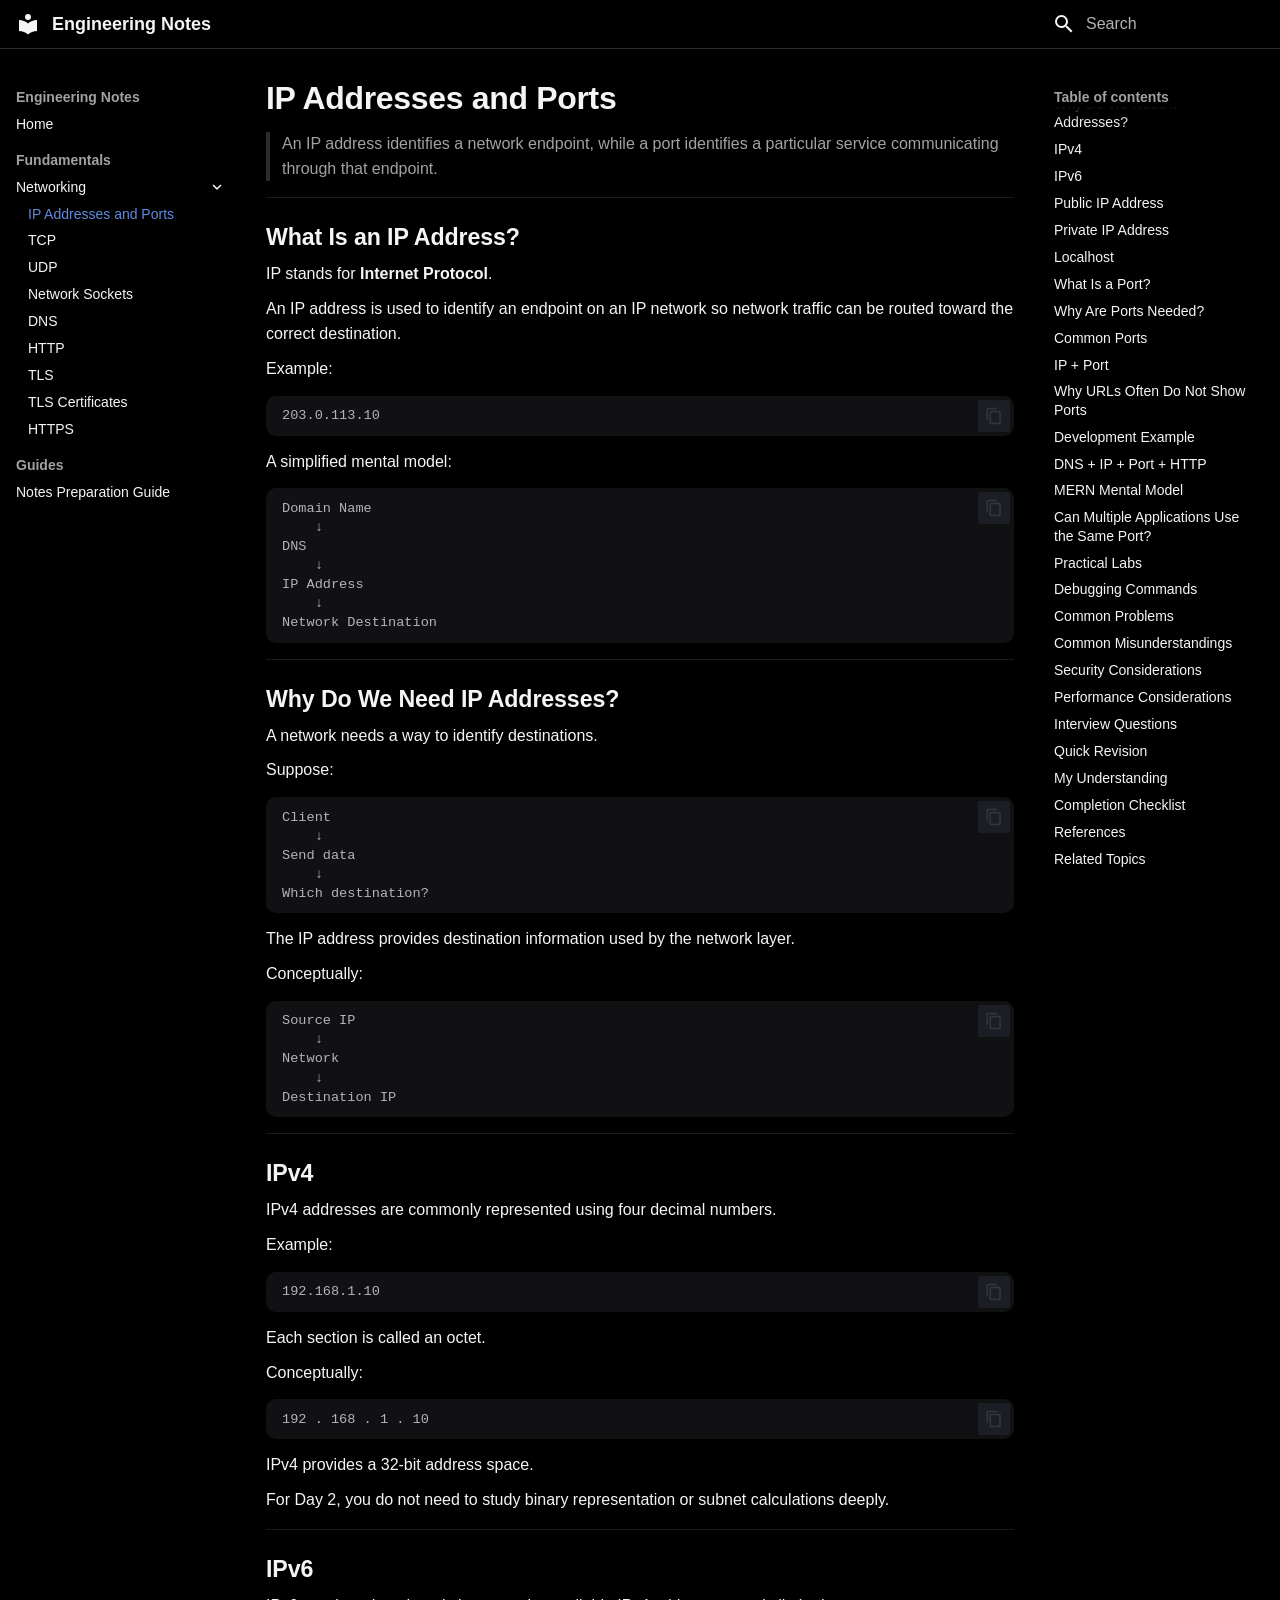
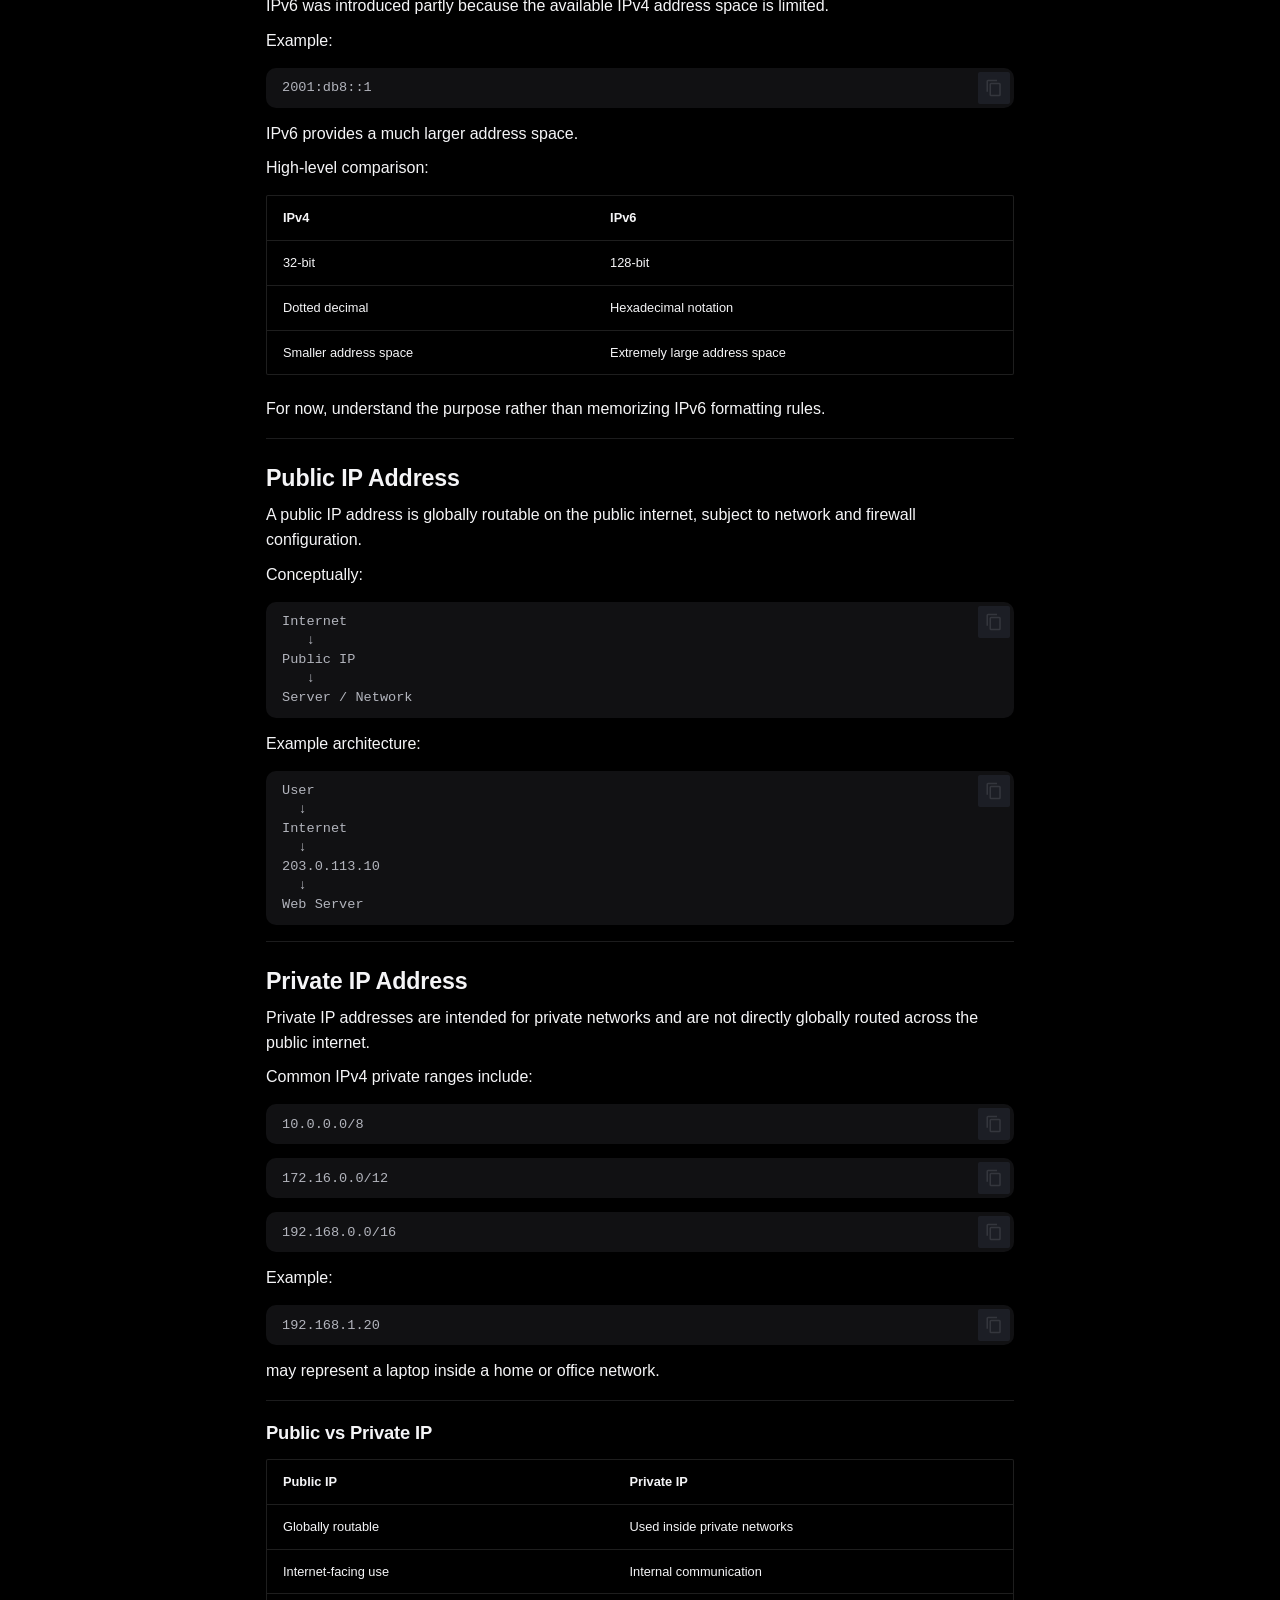
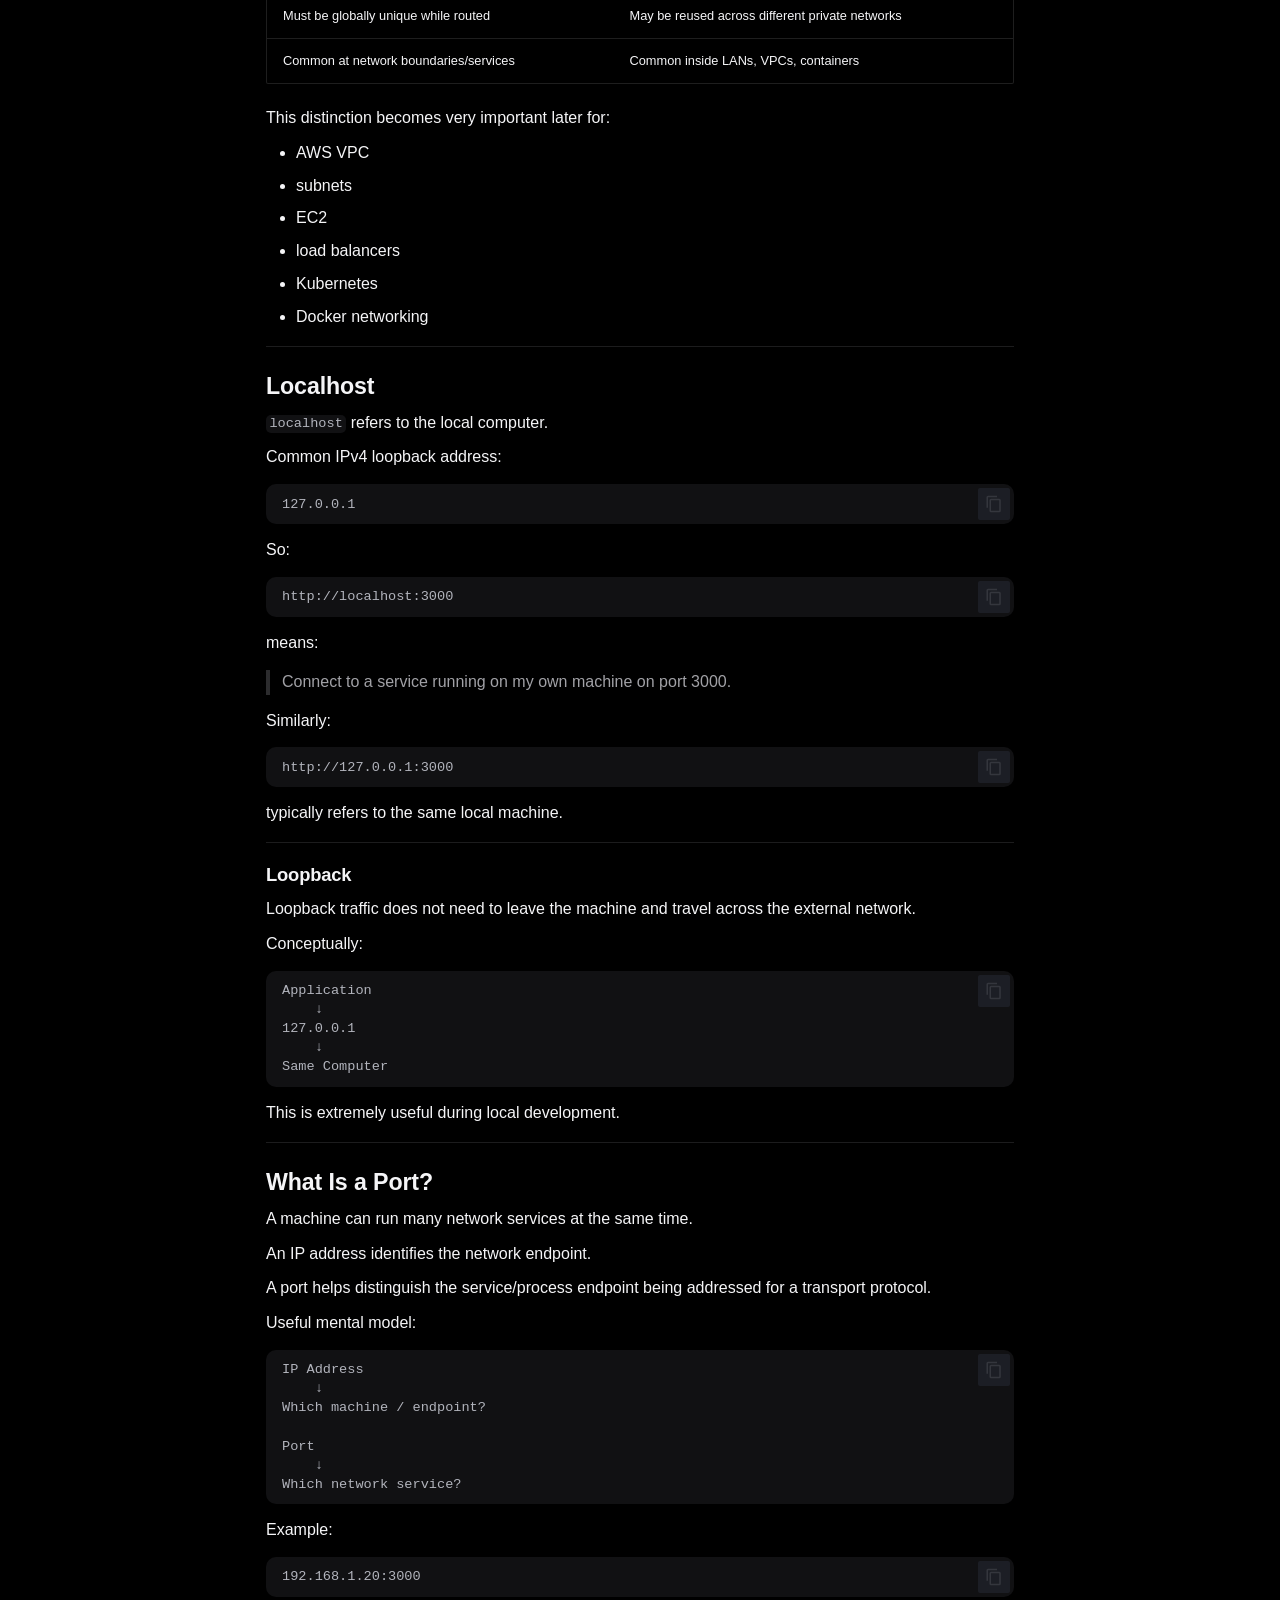
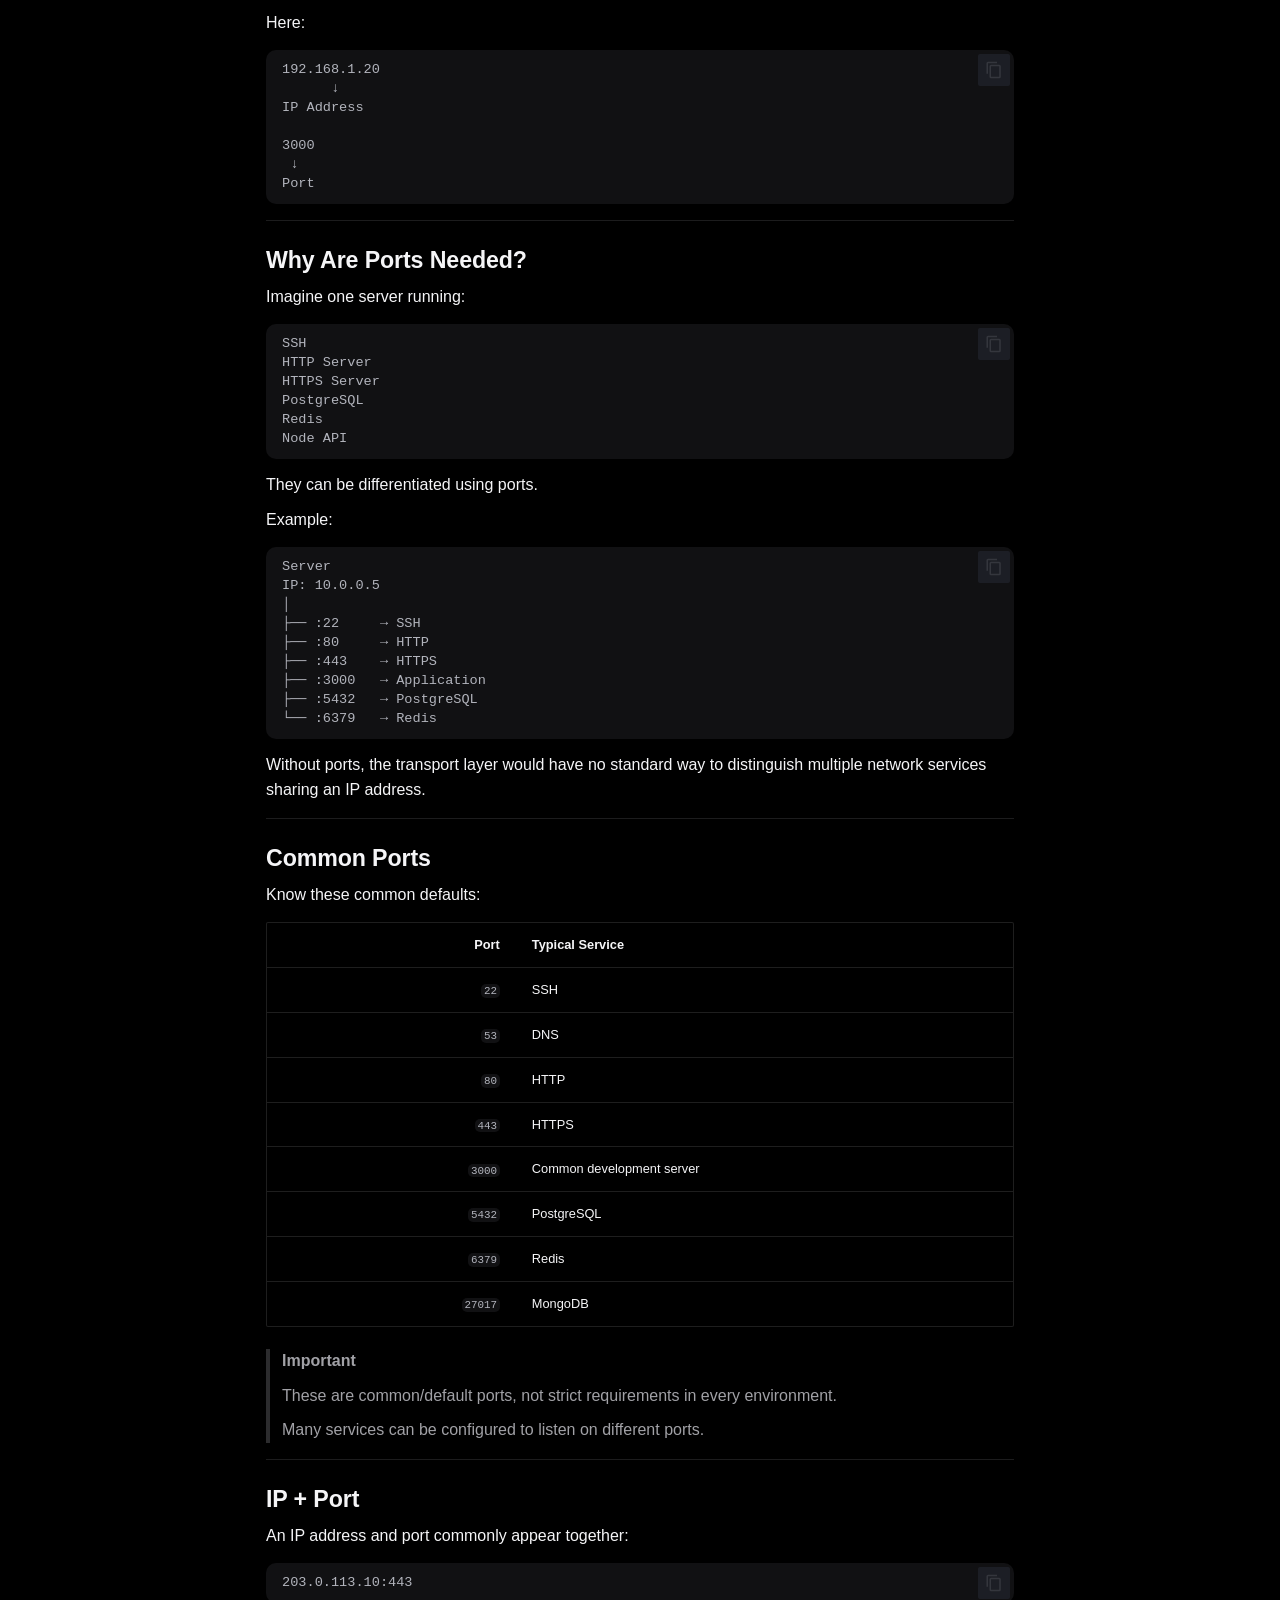
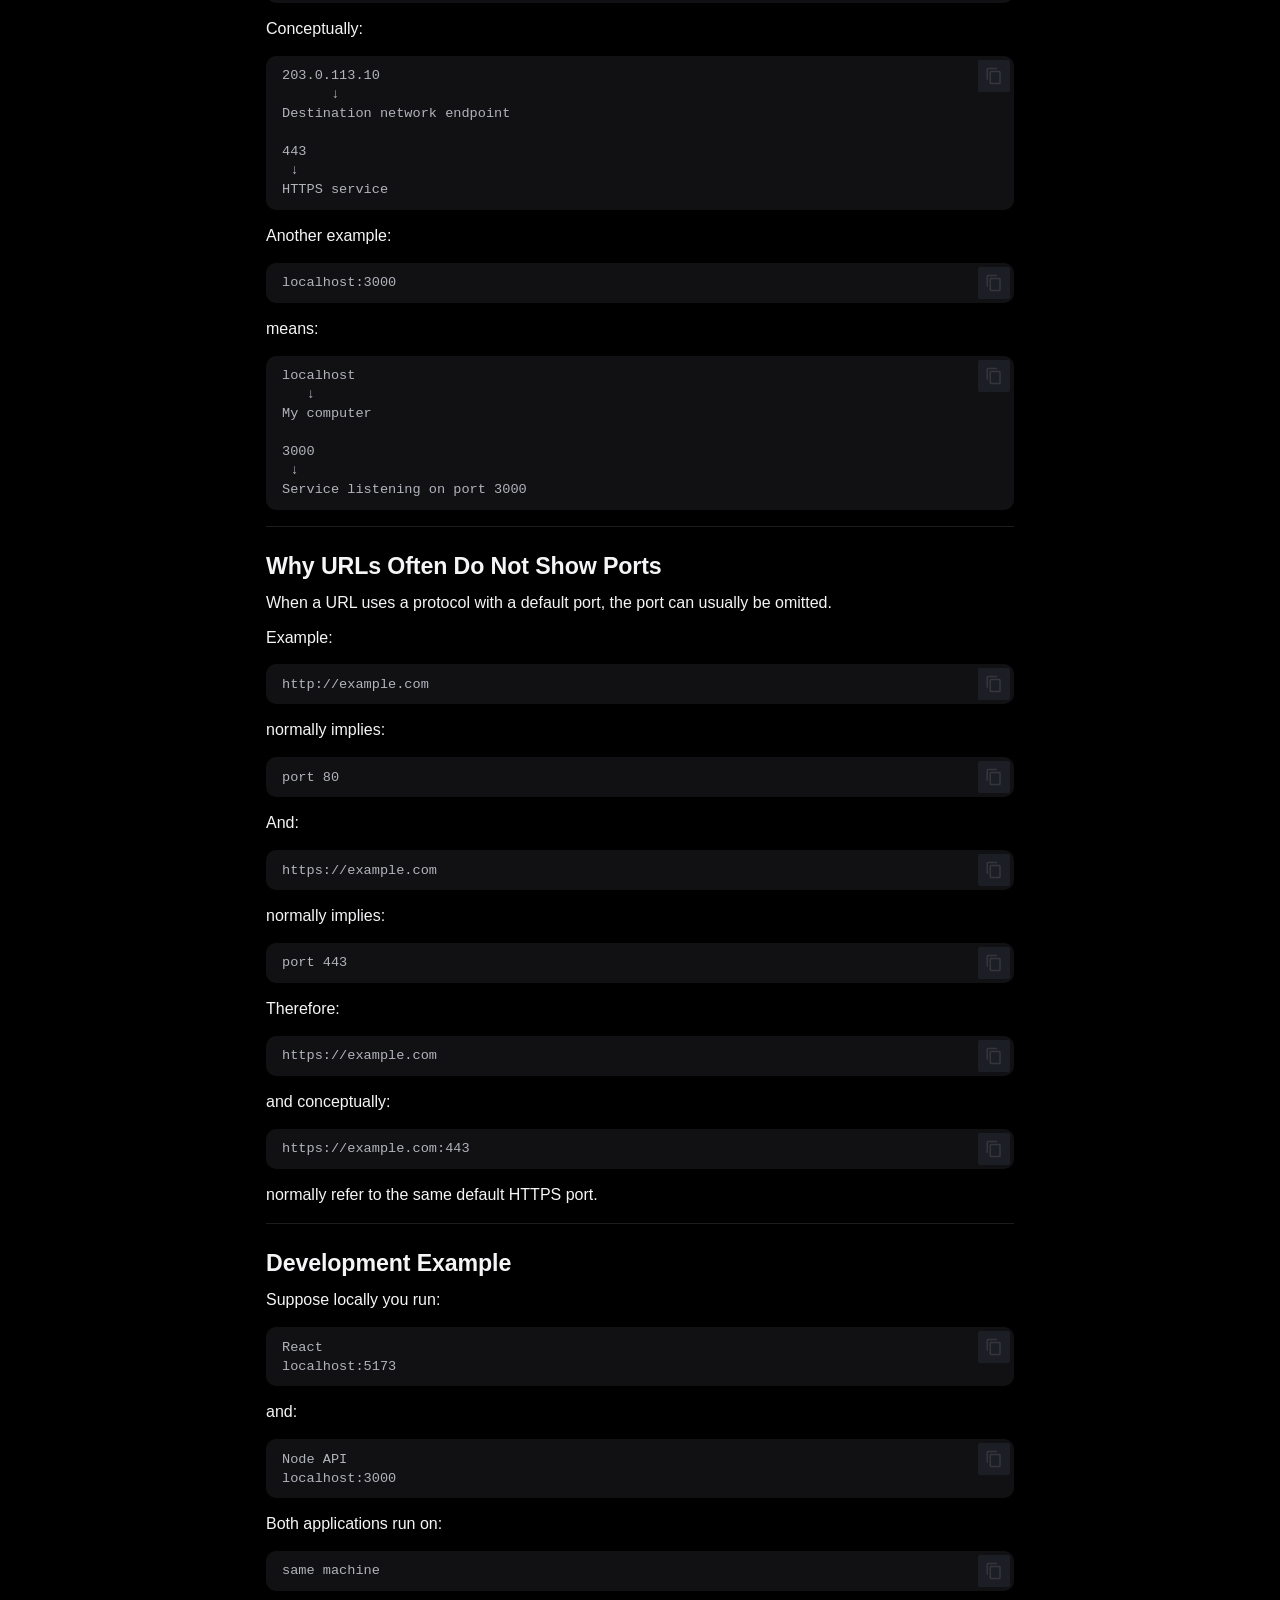
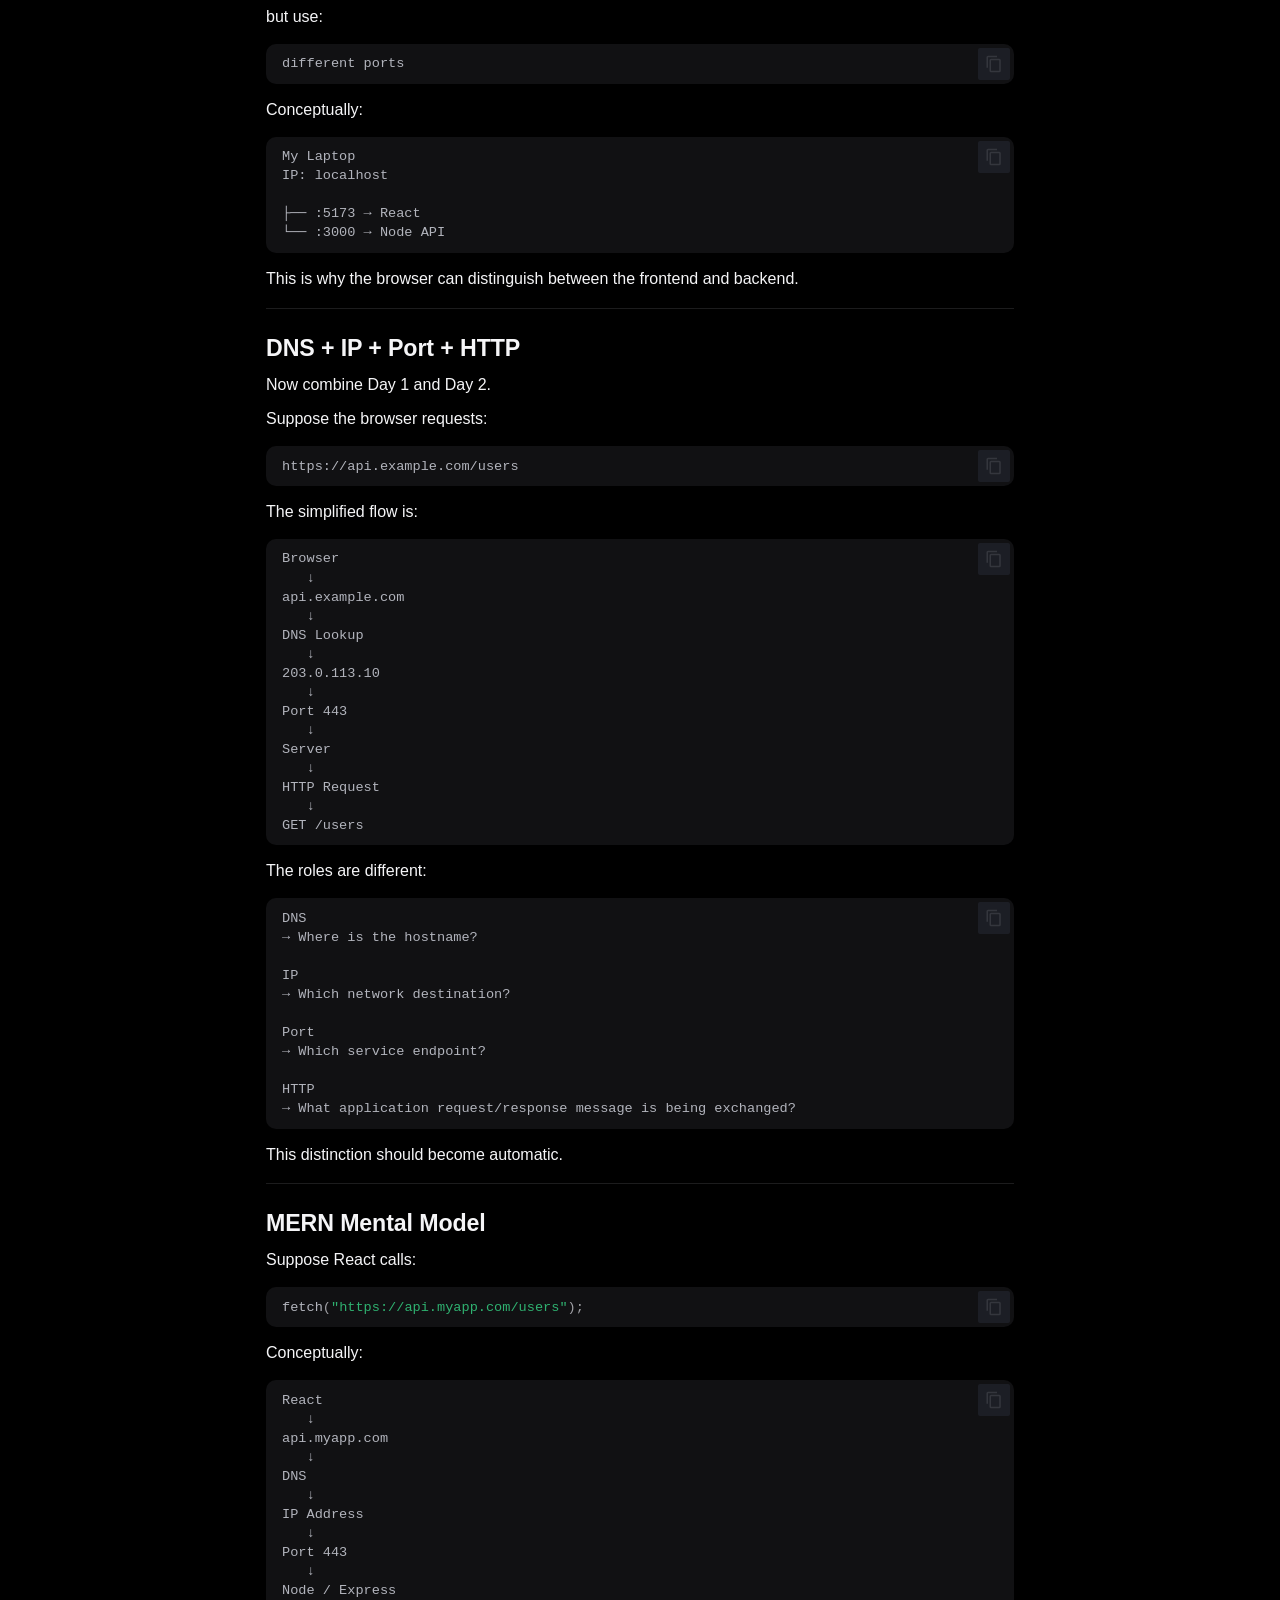
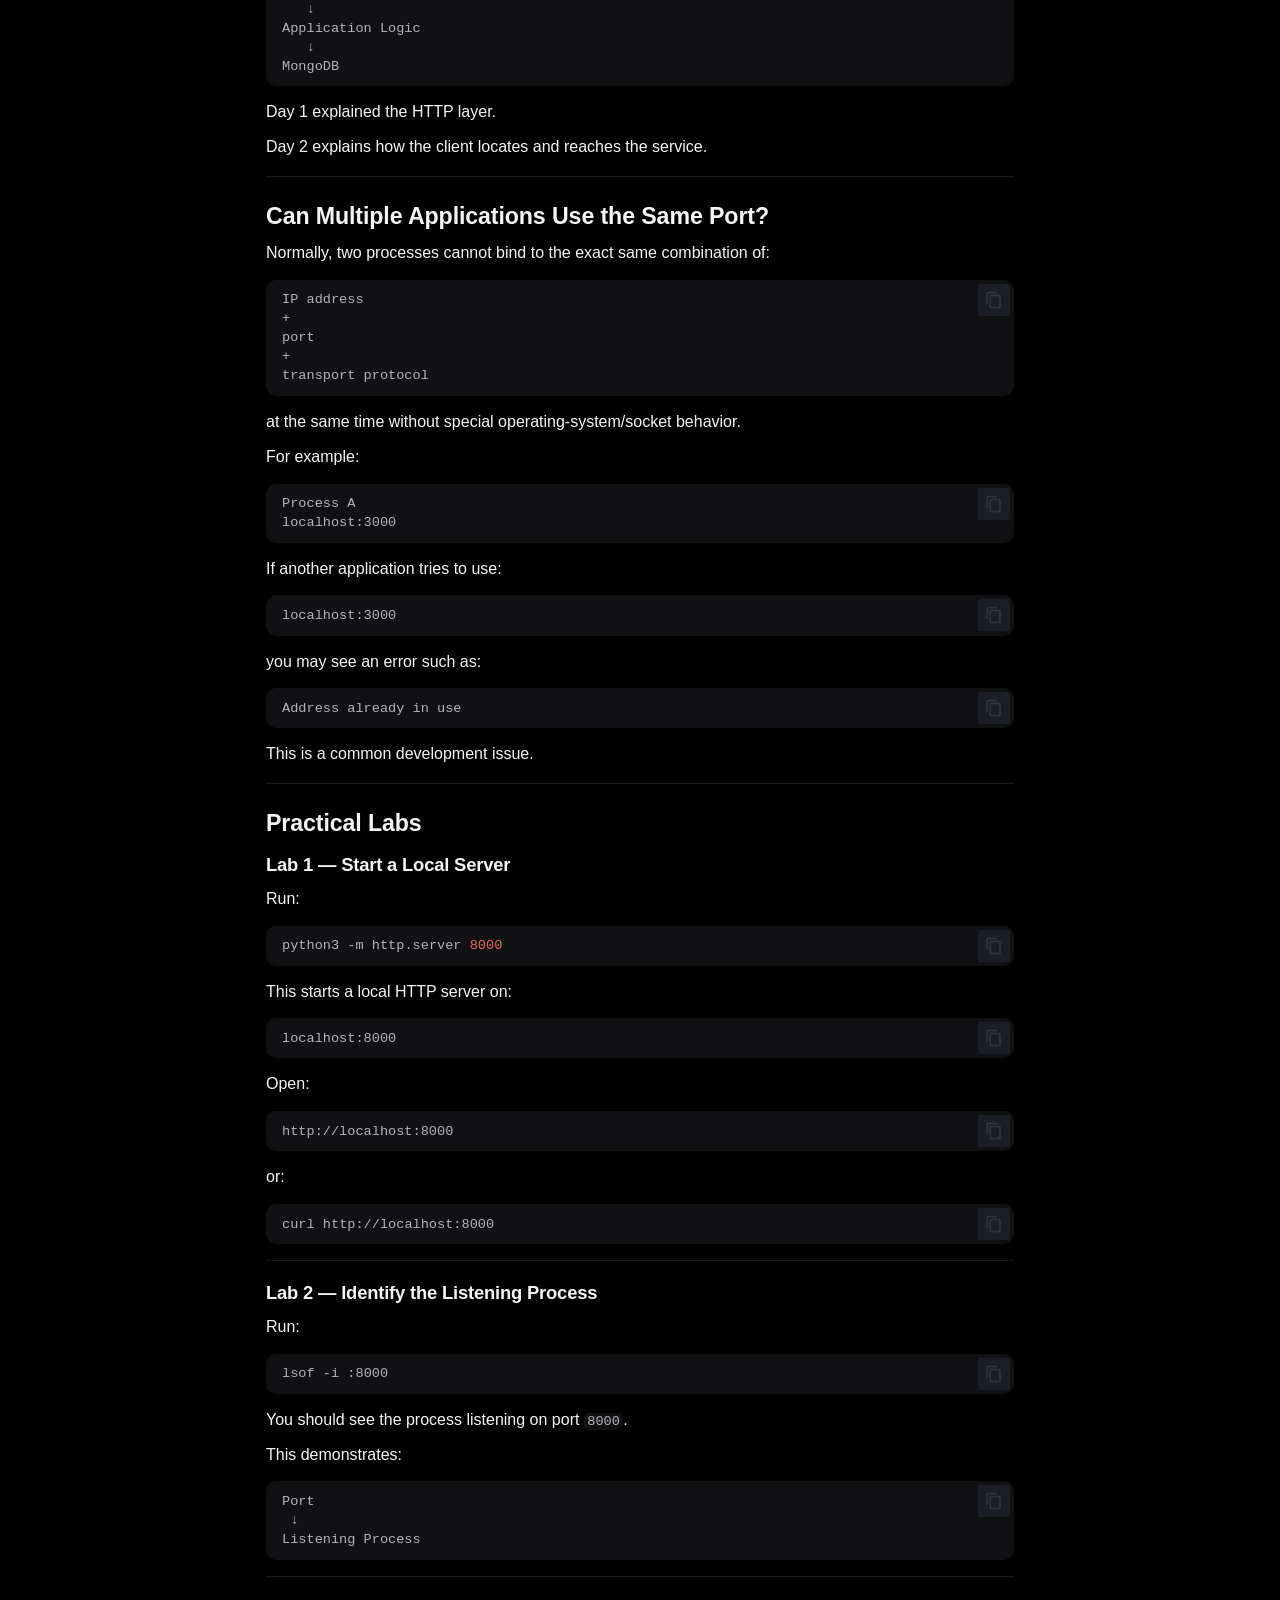
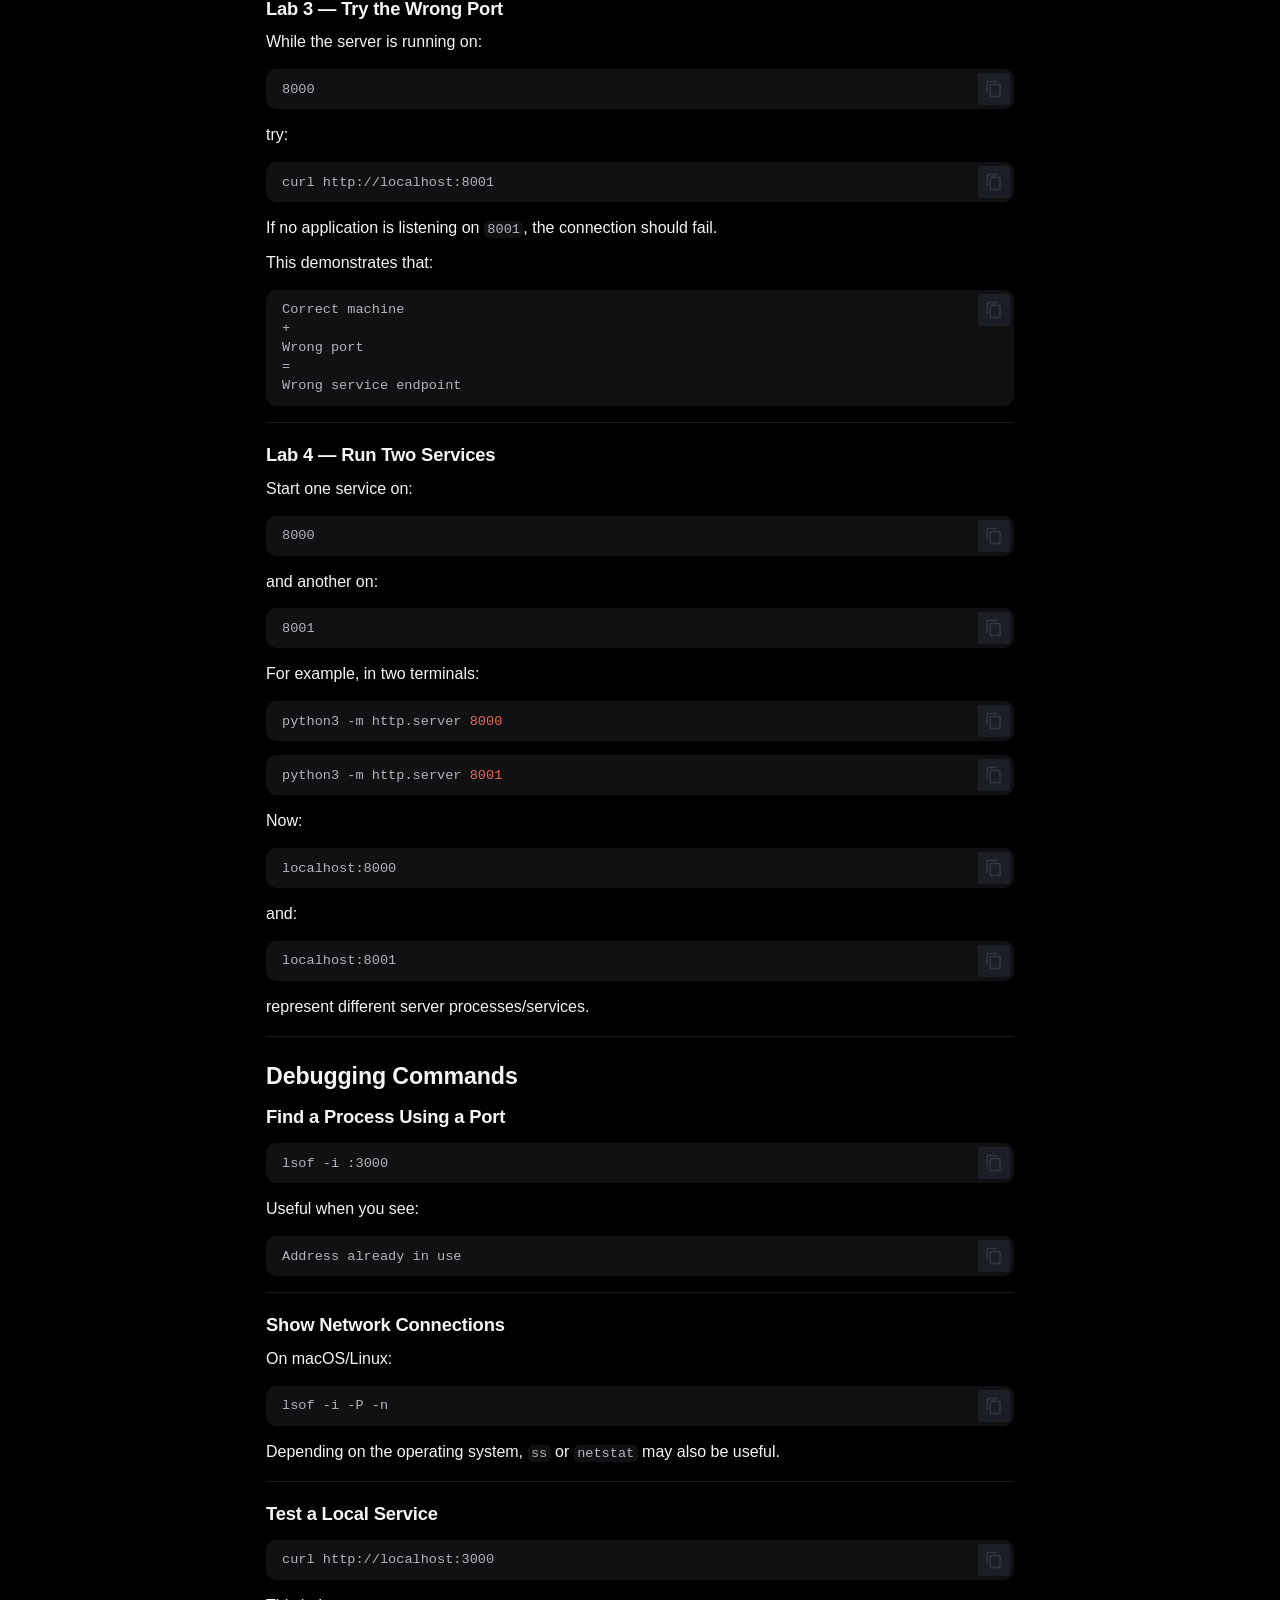
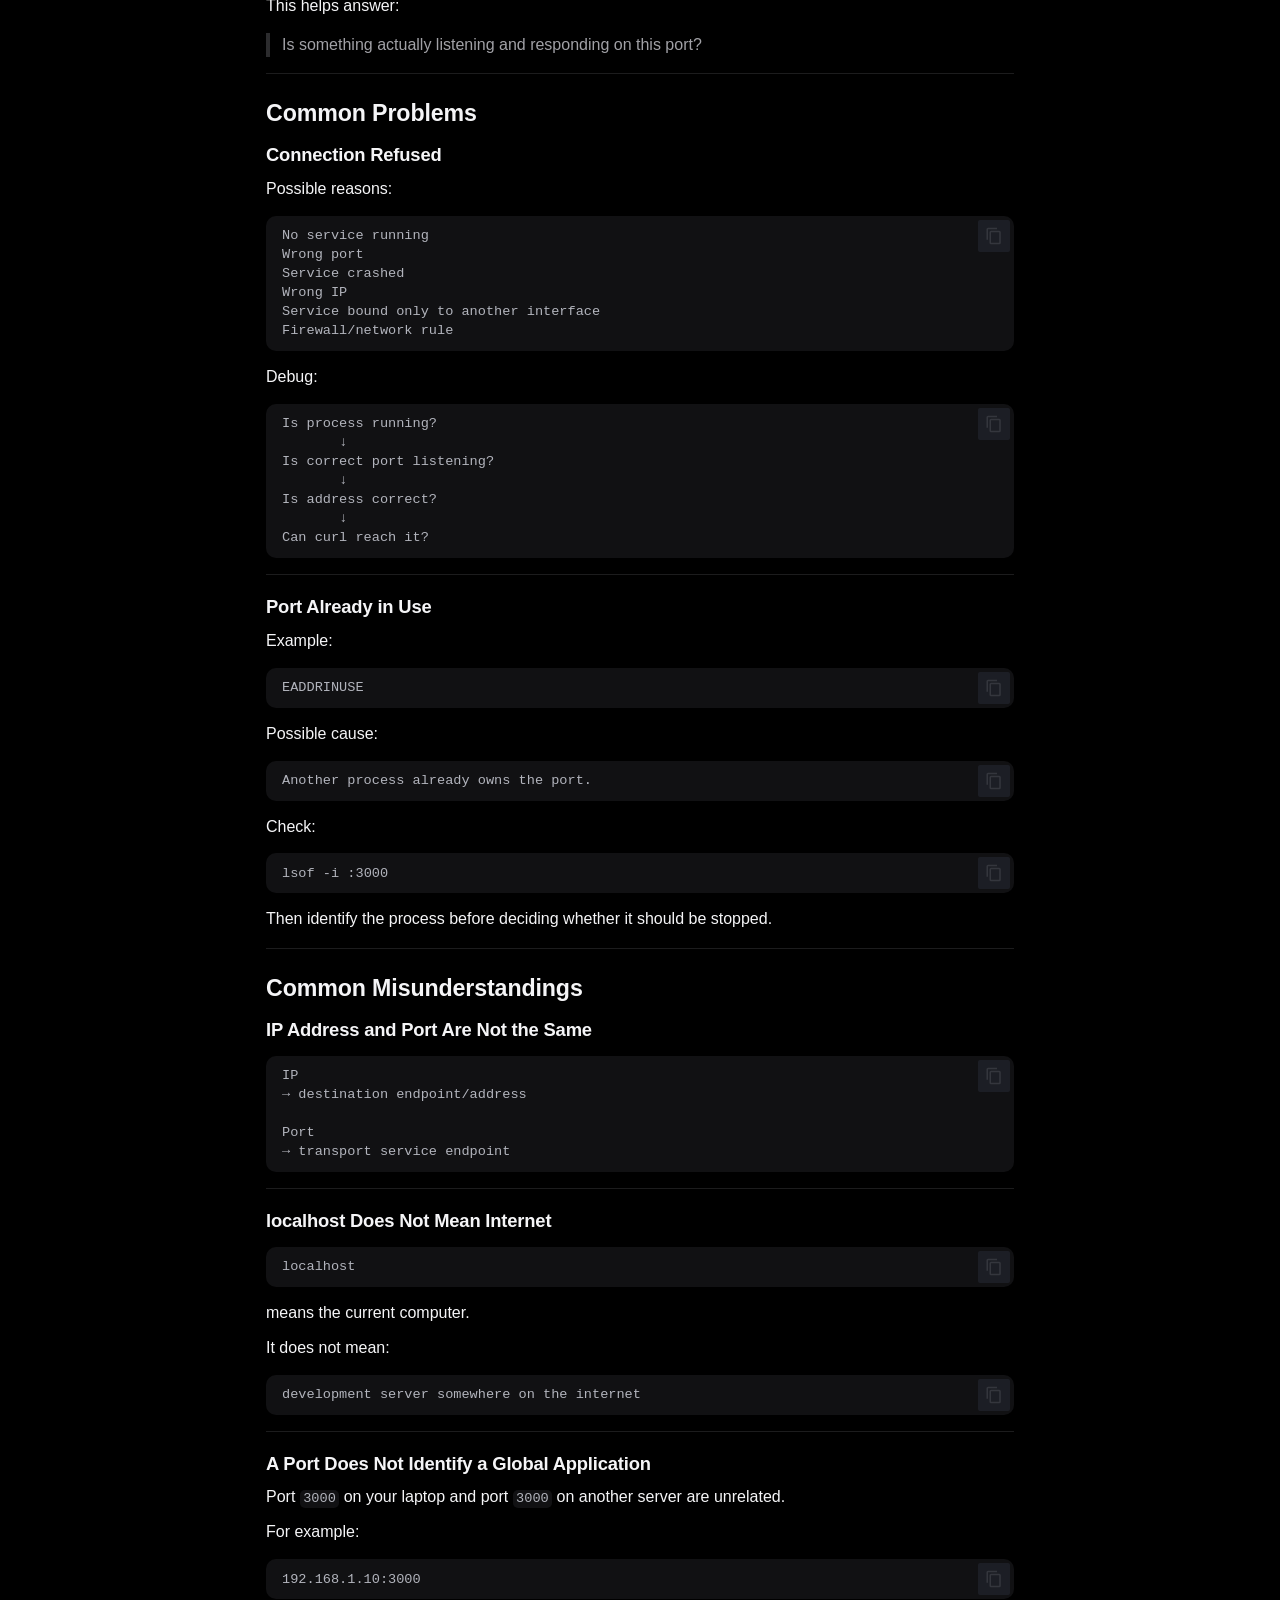
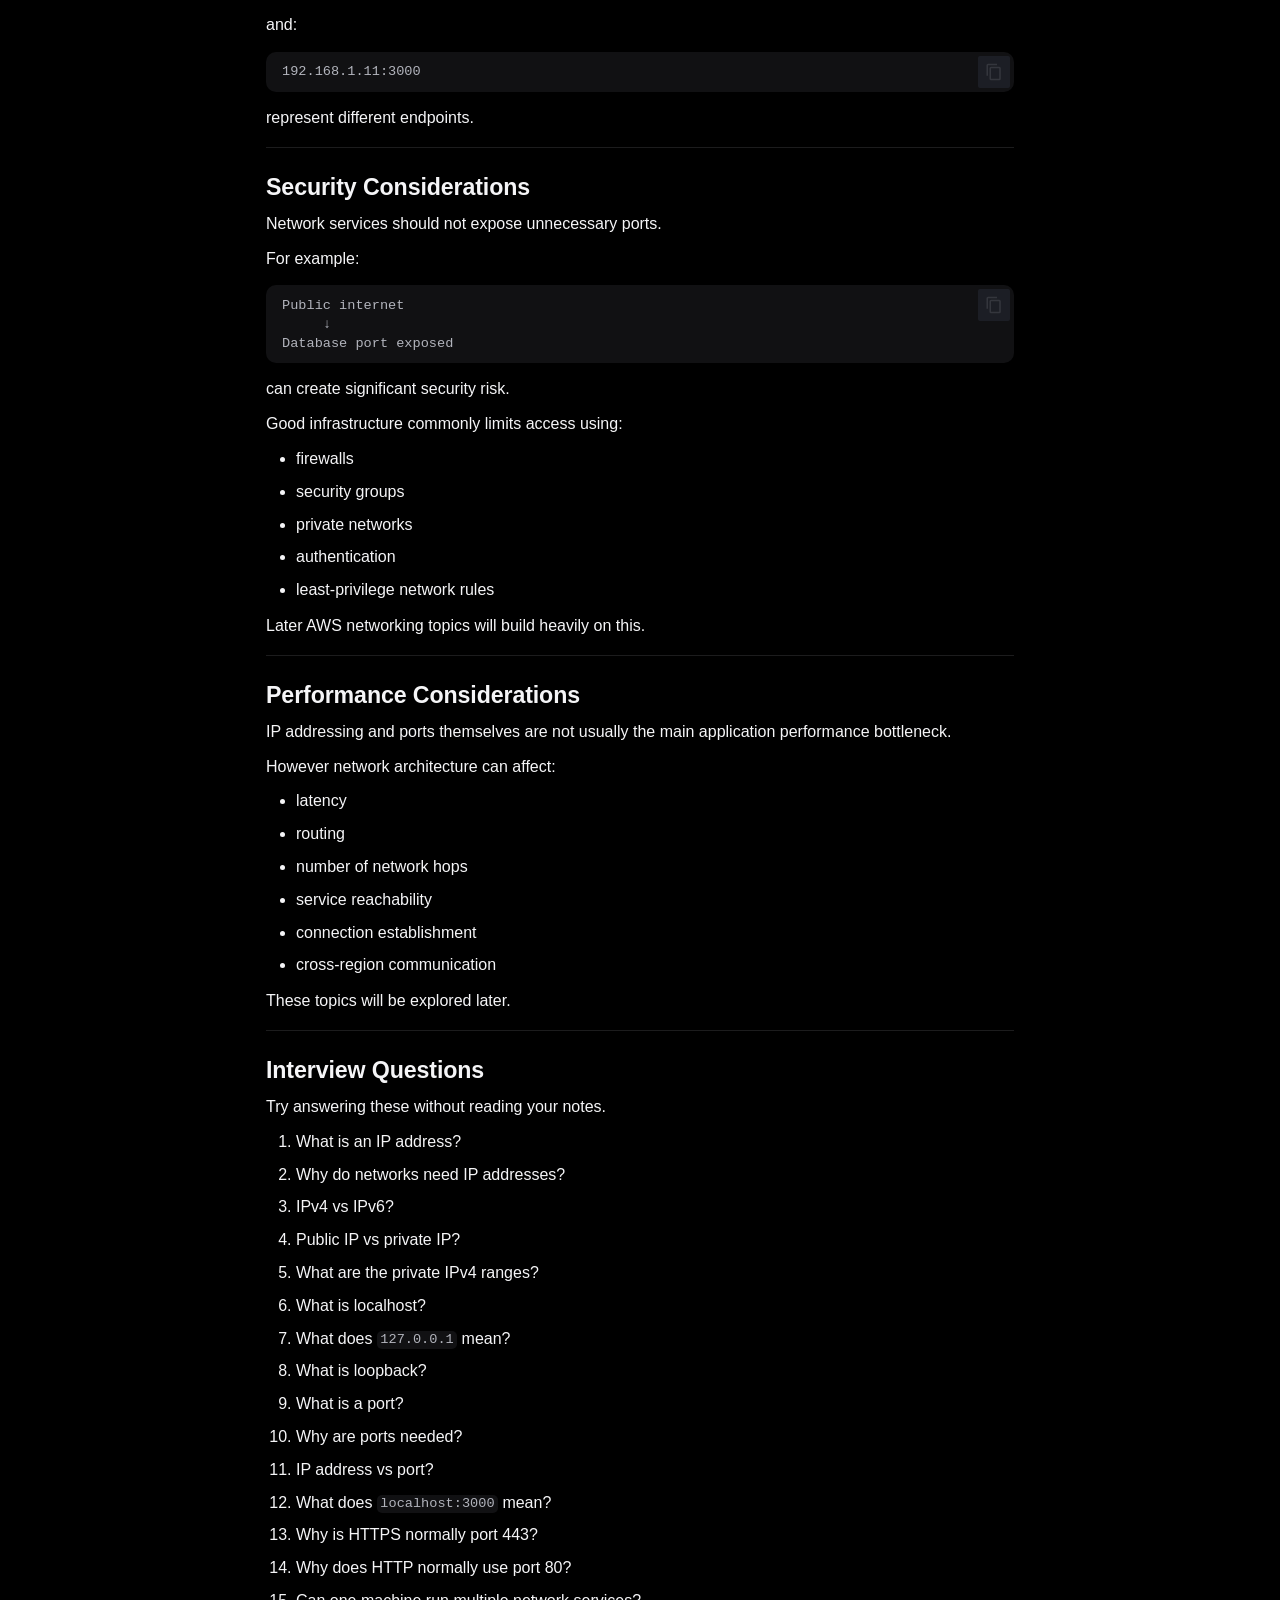
<file: fundamentals/networking/ip-addresses-and-ports/index.html>
<!doctype html>
<html lang="en" class="no-js">
  <head>
    
      <meta charset="utf-8">
      <meta name="viewport" content="width=device-width,initial-scale=1">
      
        <meta name="description" content="Practical, interconnected notes for engineering foundations.">
      
      
        <meta name="author" content="Mahesh Pawar">
      
      
        <link rel="canonical" href="https://pawar-mahesh.github.io/engineering-notes/fundamentals/networking/ip-addresses-and-ports/">
      
      
        <link rel="prev" href="../../..">
      
      
        <link rel="next" href="../tcp/">
      
      
        
      
      
      <link rel="icon" href="../../../assets/images/favicon.png">
      <meta name="generator" content="mkdocs-1.6.1, mkdocs-material-9.8.0">
    
    
      
        <title>IP Addresses and Ports - Engineering Notes</title>
      
    
    
      <link rel="stylesheet" href="../../../assets/stylesheets/main.57a0d79d.min.css">
      
        
        <link rel="stylesheet" href="../../../assets/stylesheets/palette.fb2fffe2.min.css">
      
      


    
    
      
    
    
      
    
    
      <link rel="stylesheet" href="../../../assets/stylesheets/extra.css">
    
    <script>__md_scope=new URL("../../..",location),__md_hash=e=>[...e].reduce(((e,_)=>(e<<5)-e+_.charCodeAt(0)),0),__md_get=(e,_=localStorage,t=__md_scope)=>JSON.parse(_.getItem(t.pathname+"."+e)),__md_set=(e,_,t=localStorage,a=__md_scope)=>{try{t.setItem(a.pathname+"."+e,JSON.stringify(_))}catch(e){}}</script>
    
      

    
    
  </head>
  
  
    
    
    
    
    
    <body dir="ltr" data-md-color-scheme="slate" data-md-color-primary="black" data-md-color-accent="blue">
  
    
    <input class="md-toggle" data-md-toggle="drawer" type="checkbox" id="__drawer" autocomplete="off">
    <input class="md-toggle" data-md-toggle="search" type="checkbox" id="__search" autocomplete="off">
    <label class="md-overlay" for="__drawer"></label>
    <div data-md-component="skip">
      
        
        <a href="#ip-addresses-and-ports" class="md-skip">
          Skip to content
        </a>
      
    </div>
    <div data-md-component="announce">
      
    </div>
    
    
      

  

<header class="md-header md-header--shadow" data-md-component="header">
  <nav class="md-header__inner md-grid" aria-label="Header">
    <a href="../../.." title="Engineering Notes" class="md-header__button md-logo" aria-label="Engineering Notes" data-md-component="logo">
      
  
  <svg xmlns="http://www.w3.org/2000/svg" viewBox="0 0 24 24"><path d="M12 8a3 3 0 0 0 3-3 3 3 0 0 0-3-3 3 3 0 0 0-3 3 3 3 0 0 0 3 3m0 3.54C9.64 9.35 6.5 8 3 8v11c3.5 0 6.64 1.35 9 3.54 2.36-2.19 5.5-3.54 9-3.54V8c-3.5 0-6.64 1.35-9 3.54"/></svg>

    </a>
    <label class="md-header__button md-icon" for="__drawer">
      
      <svg xmlns="http://www.w3.org/2000/svg" viewBox="0 0 24 24"><path d="M3 6h18v2H3zm0 5h18v2H3zm0 5h18v2H3z"/></svg>
    </label>
    <div class="md-header__title" data-md-component="header-title">
      <div class="md-header__ellipsis">
        <div class="md-header__topic">
          <span class="md-ellipsis">
            Engineering Notes
          </span>
        </div>
        <div class="md-header__topic" data-md-component="header-topic">
          <span class="md-ellipsis">
            
              IP Addresses and Ports
            
          </span>
        </div>
      </div>
    </div>
    
      
    
    
    
    
      
      
        <label class="md-header__button md-icon" for="__search">
          
          <svg xmlns="http://www.w3.org/2000/svg" viewBox="0 0 24 24"><path d="M9.5 3A6.5 6.5 0 0 1 16 9.5c0 1.61-.59 3.09-1.56 4.23l.27.27h.79l5 5-1.5 1.5-5-5v-.79l-.27-.27A6.52 6.52 0 0 1 9.5 16 6.5 6.5 0 0 1 3 9.5 6.5 6.5 0 0 1 9.5 3m0 2C7 5 5 7 5 9.5S7 14 9.5 14 14 12 14 9.5 12 5 9.5 5"/></svg>
        </label>
        
<div class="md-search" data-md-component="search" role="dialog" aria-label="Search">
  <label class="md-search__overlay" for="__search"></label>
  <div class="md-search__inner" role="search">
    <form class="md-search__form" name="search">
      <input type="text" class="md-search__input" name="query" aria-label="Search" placeholder="Search" autocapitalize="off" autocorrect="off" autocomplete="off" spellcheck="false" data-md-component="search-query" required>
      <label class="md-search__icon md-icon" for="__search">
        
        <svg xmlns="http://www.w3.org/2000/svg" viewBox="0 0 24 24"><path d="M9.5 3A6.5 6.5 0 0 1 16 9.5c0 1.61-.59 3.09-1.56 4.23l.27.27h.79l5 5-1.5 1.5-5-5v-.79l-.27-.27A6.52 6.52 0 0 1 9.5 16 6.5 6.5 0 0 1 3 9.5 6.5 6.5 0 0 1 9.5 3m0 2C7 5 5 7 5 9.5S7 14 9.5 14 14 12 14 9.5 12 5 9.5 5"/></svg>
        
        <svg xmlns="http://www.w3.org/2000/svg" viewBox="0 0 24 24"><path d="M20 11v2H8l5.5 5.5-1.42 1.42L4.16 12l7.92-7.92L13.5 5.5 8 11z"/></svg>
      </label>
      <nav class="md-search__options" aria-label="Search">
        <button type="reset" class="md-search__icon md-icon" title="Clear" aria-label="Clear" tabindex="-1">
          
          <svg xmlns="http://www.w3.org/2000/svg" viewBox="0 0 24 24"><path d="M19 6.41 17.59 5 12 10.59 6.41 5 5 6.41 10.59 12 5 17.59 6.41 19 12 13.41 17.59 19 19 17.59 13.41 12z"/></svg>
        </button>
      </nav>
      
        <div class="md-search__suggest" data-md-component="search-suggest"></div>
      
    </form>
    <div class="md-search__output">
      <div class="md-search__scrollwrap" tabindex="0" data-md-scrollfix>
        <div class="md-search-result" data-md-component="search-result">
          <div class="md-search-result__meta">
            Initializing search
          </div>
          <ol class="md-search-result__list" role="presentation"></ol>
        </div>
      </div>
    </div>
  </div>
</div>
      
    
    
  </nav>
  
</header>
    
    <div class="md-container" data-md-component="container">
      
      
        
          
        
      
      <main class="md-main" data-md-component="main">
        <div class="md-main__inner md-grid">
          
            
              
              <div class="md-sidebar md-sidebar--primary" data-md-component="sidebar" data-md-type="navigation" >
                <div class="md-sidebar__scrollwrap">
                  <div class="md-sidebar__inner">
                    



<nav class="md-nav md-nav--primary" aria-label="Navigation" data-md-level="0">
  <label class="md-nav__title" for="__drawer">
    <a href="../../.." title="Engineering Notes" class="md-nav__button md-logo" aria-label="Engineering Notes" data-md-component="logo">
      
  
  <svg xmlns="http://www.w3.org/2000/svg" viewBox="0 0 24 24"><path d="M12 8a3 3 0 0 0 3-3 3 3 0 0 0-3-3 3 3 0 0 0-3 3 3 3 0 0 0 3 3m0 3.54C9.64 9.35 6.5 8 3 8v11c3.5 0 6.64 1.35 9 3.54 2.36-2.19 5.5-3.54 9-3.54V8c-3.5 0-6.64 1.35-9 3.54"/></svg>

    </a>
    Engineering Notes
  </label>
  
  <ul class="md-nav__list" data-md-scrollfix>
    
      
      
  
  
  
  
    <li class="md-nav__item">
      <a href="../../.." class="md-nav__link">
        
  
  
  <span class="md-ellipsis">
    
  
    Home
  

    
  </span>
  
  

      </a>
    </li>
  

    
      
      
  
  
    
  
  
  
    
    
    
    
      
        
        
      
    
    
    <li class="md-nav__item md-nav__item--active md-nav__item--section md-nav__item--nested">
      
        
        
        <input class="md-nav__toggle md-toggle " type="checkbox" id="__nav_2" checked>
        
          
          <label class="md-nav__link" for="__nav_2" id="__nav_2_label" tabindex="">
            
  
  
  <span class="md-ellipsis">
    
  
    Fundamentals
  

    
  </span>
  
  

            <span class="md-nav__icon md-icon"></span>
          </label>
        
        <nav class="md-nav" data-md-level="1" aria-labelledby="__nav_2_label" aria-expanded="true">
          <label class="md-nav__title" for="__nav_2">
            <span class="md-nav__icon md-icon"></span>
            
  
    Fundamentals
  

          </label>
          <ul class="md-nav__list" data-md-scrollfix>
            
              
                
  
  
    
  
  
  
    
    
    
    
      
    
    
    <li class="md-nav__item md-nav__item--active md-nav__item--nested">
      
        
        
        <input class="md-nav__toggle md-toggle " type="checkbox" id="__nav_2_1" checked>
        
          
          <label class="md-nav__link" for="__nav_2_1" id="__nav_2_1_label" tabindex="0">
            
  
  
  <span class="md-ellipsis">
    
  
    Networking
  

    
  </span>
  
  

            <span class="md-nav__icon md-icon"></span>
          </label>
        
        <nav class="md-nav" data-md-level="2" aria-labelledby="__nav_2_1_label" aria-expanded="true">
          <label class="md-nav__title" for="__nav_2_1">
            <span class="md-nav__icon md-icon"></span>
            
  
    Networking
  

          </label>
          <ul class="md-nav__list" data-md-scrollfix>
            
              
                
  
  
    
  
  
  
    <li class="md-nav__item md-nav__item--active">
      
      <input class="md-nav__toggle md-toggle" type="checkbox" id="__toc">
      
      
        
      
      
        <label class="md-nav__link md-nav__link--active" for="__toc">
          
  
  
  <span class="md-ellipsis">
    
  
    IP Addresses and Ports
  

    
  </span>
  
  

          <span class="md-nav__icon md-icon"></span>
        </label>
      
      <a href="./" class="md-nav__link md-nav__link--active">
        
  
  
  <span class="md-ellipsis">
    
  
    IP Addresses and Ports
  

    
  </span>
  
  

      </a>
      
        

<nav class="md-nav md-nav--secondary" aria-label="Table of contents">
  
  
  
    
  
  
    <label class="md-nav__title" for="__toc">
      <span class="md-nav__icon md-icon"></span>
      Table of contents
    </label>
    <ul class="md-nav__list" data-md-component="toc" data-md-scrollfix>
      
        <li class="md-nav__item">
  <a href="#what-is-an-ip-address" class="md-nav__link">
    <span class="md-ellipsis">
      
        What Is an IP Address?
      
    </span>
  </a>
  
</li>
      
        <li class="md-nav__item">
  <a href="#why-do-we-need-ip-addresses" class="md-nav__link">
    <span class="md-ellipsis">
      
        Why Do We Need IP Addresses?
      
    </span>
  </a>
  
</li>
      
        <li class="md-nav__item">
  <a href="#ipv4" class="md-nav__link">
    <span class="md-ellipsis">
      
        IPv4
      
    </span>
  </a>
  
</li>
      
        <li class="md-nav__item">
  <a href="#ipv6" class="md-nav__link">
    <span class="md-ellipsis">
      
        IPv6
      
    </span>
  </a>
  
</li>
      
        <li class="md-nav__item">
  <a href="#public-ip-address" class="md-nav__link">
    <span class="md-ellipsis">
      
        Public IP Address
      
    </span>
  </a>
  
</li>
      
        <li class="md-nav__item">
  <a href="#private-ip-address" class="md-nav__link">
    <span class="md-ellipsis">
      
        Private IP Address
      
    </span>
  </a>
  
</li>
      
        <li class="md-nav__item">
  <a href="#localhost" class="md-nav__link">
    <span class="md-ellipsis">
      
        Localhost
      
    </span>
  </a>
  
</li>
      
        <li class="md-nav__item">
  <a href="#what-is-a-port" class="md-nav__link">
    <span class="md-ellipsis">
      
        What Is a Port?
      
    </span>
  </a>
  
</li>
      
        <li class="md-nav__item">
  <a href="#why-are-ports-needed" class="md-nav__link">
    <span class="md-ellipsis">
      
        Why Are Ports Needed?
      
    </span>
  </a>
  
</li>
      
        <li class="md-nav__item">
  <a href="#common-ports" class="md-nav__link">
    <span class="md-ellipsis">
      
        Common Ports
      
    </span>
  </a>
  
</li>
      
        <li class="md-nav__item">
  <a href="#ip-port" class="md-nav__link">
    <span class="md-ellipsis">
      
        IP + Port
      
    </span>
  </a>
  
</li>
      
        <li class="md-nav__item">
  <a href="#why-urls-often-do-not-show-ports" class="md-nav__link">
    <span class="md-ellipsis">
      
        Why URLs Often Do Not Show Ports
      
    </span>
  </a>
  
</li>
      
        <li class="md-nav__item">
  <a href="#development-example" class="md-nav__link">
    <span class="md-ellipsis">
      
        Development Example
      
    </span>
  </a>
  
</li>
      
        <li class="md-nav__item">
  <a href="#dns-ip-port-http" class="md-nav__link">
    <span class="md-ellipsis">
      
        DNS + IP + Port + HTTP
      
    </span>
  </a>
  
</li>
      
        <li class="md-nav__item">
  <a href="#mern-mental-model" class="md-nav__link">
    <span class="md-ellipsis">
      
        MERN Mental Model
      
    </span>
  </a>
  
</li>
      
        <li class="md-nav__item">
  <a href="#can-multiple-applications-use-the-same-port" class="md-nav__link">
    <span class="md-ellipsis">
      
        Can Multiple Applications Use the Same Port?
      
    </span>
  </a>
  
</li>
      
        <li class="md-nav__item">
  <a href="#practical-labs" class="md-nav__link">
    <span class="md-ellipsis">
      
        Practical Labs
      
    </span>
  </a>
  
</li>
      
        <li class="md-nav__item">
  <a href="#debugging-commands" class="md-nav__link">
    <span class="md-ellipsis">
      
        Debugging Commands
      
    </span>
  </a>
  
</li>
      
        <li class="md-nav__item">
  <a href="#common-problems" class="md-nav__link">
    <span class="md-ellipsis">
      
        Common Problems
      
    </span>
  </a>
  
</li>
      
        <li class="md-nav__item">
  <a href="#common-misunderstandings" class="md-nav__link">
    <span class="md-ellipsis">
      
        Common Misunderstandings
      
    </span>
  </a>
  
</li>
      
        <li class="md-nav__item">
  <a href="#security-considerations" class="md-nav__link">
    <span class="md-ellipsis">
      
        Security Considerations
      
    </span>
  </a>
  
</li>
      
        <li class="md-nav__item">
  <a href="#performance-considerations" class="md-nav__link">
    <span class="md-ellipsis">
      
        Performance Considerations
      
    </span>
  </a>
  
</li>
      
        <li class="md-nav__item">
  <a href="#interview-questions" class="md-nav__link">
    <span class="md-ellipsis">
      
        Interview Questions
      
    </span>
  </a>
  
</li>
      
        <li class="md-nav__item">
  <a href="#quick-revision" class="md-nav__link">
    <span class="md-ellipsis">
      
        Quick Revision
      
    </span>
  </a>
  
</li>
      
        <li class="md-nav__item">
  <a href="#my-understanding" class="md-nav__link">
    <span class="md-ellipsis">
      
        My Understanding
      
    </span>
  </a>
  
</li>
      
        <li class="md-nav__item">
  <a href="#completion-checklist" class="md-nav__link">
    <span class="md-ellipsis">
      
        Completion Checklist
      
    </span>
  </a>
  
</li>
      
        <li class="md-nav__item">
  <a href="#references" class="md-nav__link">
    <span class="md-ellipsis">
      
        References
      
    </span>
  </a>
  
</li>
      
        <li class="md-nav__item">
  <a href="#related-topics" class="md-nav__link">
    <span class="md-ellipsis">
      
        Related Topics
      
    </span>
  </a>
  
</li>
      
    </ul>
  
</nav>
      
    </li>
  

              
            
              
                
  
  
  
  
    <li class="md-nav__item">
      <a href="../tcp/" class="md-nav__link">
        
  
  
  <span class="md-ellipsis">
    
  
    TCP
  

    
  </span>
  
  

      </a>
    </li>
  

              
            
              
                
  
  
  
  
    <li class="md-nav__item">
      <a href="../udp/" class="md-nav__link">
        
  
  
  <span class="md-ellipsis">
    
  
    UDP
  

    
  </span>
  
  

      </a>
    </li>
  

              
            
              
                
  
  
  
  
    <li class="md-nav__item">
      <a href="../sockets/" class="md-nav__link">
        
  
  
  <span class="md-ellipsis">
    
  
    Network Sockets
  

    
  </span>
  
  

      </a>
    </li>
  

              
            
              
                
  
  
  
  
    <li class="md-nav__item">
      <a href="../dns/" class="md-nav__link">
        
  
  
  <span class="md-ellipsis">
    
  
    DNS
  

    
  </span>
  
  

      </a>
    </li>
  

              
            
              
                
  
  
  
  
    <li class="md-nav__item">
      <a href="../http/" class="md-nav__link">
        
  
  
  <span class="md-ellipsis">
    
  
    HTTP
  

    
  </span>
  
  

      </a>
    </li>
  

              
            
              
                
  
  
  
  
    <li class="md-nav__item">
      <a href="../tls/" class="md-nav__link">
        
  
  
  <span class="md-ellipsis">
    
  
    TLS
  

    
  </span>
  
  

      </a>
    </li>
  

              
            
              
                
  
  
  
  
    <li class="md-nav__item">
      <a href="../certificates/" class="md-nav__link">
        
  
  
  <span class="md-ellipsis">
    
  
    TLS Certificates
  

    
  </span>
  
  

      </a>
    </li>
  

              
            
              
                
  
  
  
  
    <li class="md-nav__item">
      <a href="../https/" class="md-nav__link">
        
  
  
  <span class="md-ellipsis">
    
  
    HTTPS
  

    
  </span>
  
  

      </a>
    </li>
  

              
            
          </ul>
        </nav>
      
    </li>
  

              
            
          </ul>
        </nav>
      
    </li>
  

    
      
      
  
  
  
  
    
    
    
    
      
        
        
      
    
    
    <li class="md-nav__item md-nav__item--section md-nav__item--nested">
      
        
        
        <input class="md-nav__toggle md-toggle " type="checkbox" id="__nav_3" >
        
          
          <label class="md-nav__link" for="__nav_3" id="__nav_3_label" tabindex="">
            
  
  
  <span class="md-ellipsis">
    
  
    Guides
  

    
  </span>
  
  

            <span class="md-nav__icon md-icon"></span>
          </label>
        
        <nav class="md-nav" data-md-level="1" aria-labelledby="__nav_3_label" aria-expanded="false">
          <label class="md-nav__title" for="__nav_3">
            <span class="md-nav__icon md-icon"></span>
            
  
    Guides
  

          </label>
          <ul class="md-nav__list" data-md-scrollfix>
            
              
                
  
  
  
  
    <li class="md-nav__item">
      <a href="../../../guides/notes-guide/" class="md-nav__link">
        
  
  
  <span class="md-ellipsis">
    
  
    Notes Preparation Guide
  

    
  </span>
  
  

      </a>
    </li>
  

              
            
          </ul>
        </nav>
      
    </li>
  

    
  </ul>
</nav>
                  </div>
                </div>
              </div>
            
            
              
              <div class="md-sidebar md-sidebar--secondary" data-md-component="sidebar" data-md-type="toc" >
                <div class="md-sidebar__scrollwrap">
                  <div class="md-sidebar__inner">
                    

<nav class="md-nav md-nav--secondary" aria-label="Table of contents">
  
  
  
    
  
  
    <label class="md-nav__title" for="__toc">
      <span class="md-nav__icon md-icon"></span>
      Table of contents
    </label>
    <ul class="md-nav__list" data-md-component="toc" data-md-scrollfix>
      
        <li class="md-nav__item">
  <a href="#what-is-an-ip-address" class="md-nav__link">
    <span class="md-ellipsis">
      
        What Is an IP Address?
      
    </span>
  </a>
  
</li>
      
        <li class="md-nav__item">
  <a href="#why-do-we-need-ip-addresses" class="md-nav__link">
    <span class="md-ellipsis">
      
        Why Do We Need IP Addresses?
      
    </span>
  </a>
  
</li>
      
        <li class="md-nav__item">
  <a href="#ipv4" class="md-nav__link">
    <span class="md-ellipsis">
      
        IPv4
      
    </span>
  </a>
  
</li>
      
        <li class="md-nav__item">
  <a href="#ipv6" class="md-nav__link">
    <span class="md-ellipsis">
      
        IPv6
      
    </span>
  </a>
  
</li>
      
        <li class="md-nav__item">
  <a href="#public-ip-address" class="md-nav__link">
    <span class="md-ellipsis">
      
        Public IP Address
      
    </span>
  </a>
  
</li>
      
        <li class="md-nav__item">
  <a href="#private-ip-address" class="md-nav__link">
    <span class="md-ellipsis">
      
        Private IP Address
      
    </span>
  </a>
  
</li>
      
        <li class="md-nav__item">
  <a href="#localhost" class="md-nav__link">
    <span class="md-ellipsis">
      
        Localhost
      
    </span>
  </a>
  
</li>
      
        <li class="md-nav__item">
  <a href="#what-is-a-port" class="md-nav__link">
    <span class="md-ellipsis">
      
        What Is a Port?
      
    </span>
  </a>
  
</li>
      
        <li class="md-nav__item">
  <a href="#why-are-ports-needed" class="md-nav__link">
    <span class="md-ellipsis">
      
        Why Are Ports Needed?
      
    </span>
  </a>
  
</li>
      
        <li class="md-nav__item">
  <a href="#common-ports" class="md-nav__link">
    <span class="md-ellipsis">
      
        Common Ports
      
    </span>
  </a>
  
</li>
      
        <li class="md-nav__item">
  <a href="#ip-port" class="md-nav__link">
    <span class="md-ellipsis">
      
        IP + Port
      
    </span>
  </a>
  
</li>
      
        <li class="md-nav__item">
  <a href="#why-urls-often-do-not-show-ports" class="md-nav__link">
    <span class="md-ellipsis">
      
        Why URLs Often Do Not Show Ports
      
    </span>
  </a>
  
</li>
      
        <li class="md-nav__item">
  <a href="#development-example" class="md-nav__link">
    <span class="md-ellipsis">
      
        Development Example
      
    </span>
  </a>
  
</li>
      
        <li class="md-nav__item">
  <a href="#dns-ip-port-http" class="md-nav__link">
    <span class="md-ellipsis">
      
        DNS + IP + Port + HTTP
      
    </span>
  </a>
  
</li>
      
        <li class="md-nav__item">
  <a href="#mern-mental-model" class="md-nav__link">
    <span class="md-ellipsis">
      
        MERN Mental Model
      
    </span>
  </a>
  
</li>
      
        <li class="md-nav__item">
  <a href="#can-multiple-applications-use-the-same-port" class="md-nav__link">
    <span class="md-ellipsis">
      
        Can Multiple Applications Use the Same Port?
      
    </span>
  </a>
  
</li>
      
        <li class="md-nav__item">
  <a href="#practical-labs" class="md-nav__link">
    <span class="md-ellipsis">
      
        Practical Labs
      
    </span>
  </a>
  
</li>
      
        <li class="md-nav__item">
  <a href="#debugging-commands" class="md-nav__link">
    <span class="md-ellipsis">
      
        Debugging Commands
      
    </span>
  </a>
  
</li>
      
        <li class="md-nav__item">
  <a href="#common-problems" class="md-nav__link">
    <span class="md-ellipsis">
      
        Common Problems
      
    </span>
  </a>
  
</li>
      
        <li class="md-nav__item">
  <a href="#common-misunderstandings" class="md-nav__link">
    <span class="md-ellipsis">
      
        Common Misunderstandings
      
    </span>
  </a>
  
</li>
      
        <li class="md-nav__item">
  <a href="#security-considerations" class="md-nav__link">
    <span class="md-ellipsis">
      
        Security Considerations
      
    </span>
  </a>
  
</li>
      
        <li class="md-nav__item">
  <a href="#performance-considerations" class="md-nav__link">
    <span class="md-ellipsis">
      
        Performance Considerations
      
    </span>
  </a>
  
</li>
      
        <li class="md-nav__item">
  <a href="#interview-questions" class="md-nav__link">
    <span class="md-ellipsis">
      
        Interview Questions
      
    </span>
  </a>
  
</li>
      
        <li class="md-nav__item">
  <a href="#quick-revision" class="md-nav__link">
    <span class="md-ellipsis">
      
        Quick Revision
      
    </span>
  </a>
  
</li>
      
        <li class="md-nav__item">
  <a href="#my-understanding" class="md-nav__link">
    <span class="md-ellipsis">
      
        My Understanding
      
    </span>
  </a>
  
</li>
      
        <li class="md-nav__item">
  <a href="#completion-checklist" class="md-nav__link">
    <span class="md-ellipsis">
      
        Completion Checklist
      
    </span>
  </a>
  
</li>
      
        <li class="md-nav__item">
  <a href="#references" class="md-nav__link">
    <span class="md-ellipsis">
      
        References
      
    </span>
  </a>
  
</li>
      
        <li class="md-nav__item">
  <a href="#related-topics" class="md-nav__link">
    <span class="md-ellipsis">
      
        Related Topics
      
    </span>
  </a>
  
</li>
      
    </ul>
  
</nav>
                  </div>
                </div>
              </div>
            
          
          
            <div class="md-content" data-md-component="content">
              
              <article class="md-content__inner md-typeset">
                
                  



<h1 id="ip-addresses-and-ports">IP Addresses and Ports</h1>
<blockquote>
<p>An IP address identifies a network endpoint, while a port identifies a particular service communicating through that endpoint.</p>
</blockquote>
<hr />
<h2 id="what-is-an-ip-address">What Is an IP Address?</h2>
<p>IP stands for <strong>Internet Protocol</strong>.</p>
<p>An IP address is used to identify an endpoint on an IP network so network traffic can be routed toward the correct destination.</p>
<p>Example:</p>
<div class="highlight"><pre><span></span><code><a id="__codelineno-0-1" name="__codelineno-0-1" href="#__codelineno-0-1"></a>203.0.113.10
</code></pre></div>
<p>A simplified mental model:</p>
<div class="highlight"><pre><span></span><code><a id="__codelineno-1-1" name="__codelineno-1-1" href="#__codelineno-1-1"></a>Domain Name
<a id="__codelineno-1-2" name="__codelineno-1-2" href="#__codelineno-1-2"></a>    ↓
<a id="__codelineno-1-3" name="__codelineno-1-3" href="#__codelineno-1-3"></a>DNS
<a id="__codelineno-1-4" name="__codelineno-1-4" href="#__codelineno-1-4"></a>    ↓
<a id="__codelineno-1-5" name="__codelineno-1-5" href="#__codelineno-1-5"></a>IP Address
<a id="__codelineno-1-6" name="__codelineno-1-6" href="#__codelineno-1-6"></a>    ↓
<a id="__codelineno-1-7" name="__codelineno-1-7" href="#__codelineno-1-7"></a>Network Destination
</code></pre></div>
<hr />
<h2 id="why-do-we-need-ip-addresses">Why Do We Need IP Addresses?</h2>
<p>A network needs a way to identify destinations.</p>
<p>Suppose:</p>
<div class="highlight"><pre><span></span><code><a id="__codelineno-2-1" name="__codelineno-2-1" href="#__codelineno-2-1"></a>Client
<a id="__codelineno-2-2" name="__codelineno-2-2" href="#__codelineno-2-2"></a>    ↓
<a id="__codelineno-2-3" name="__codelineno-2-3" href="#__codelineno-2-3"></a>Send data
<a id="__codelineno-2-4" name="__codelineno-2-4" href="#__codelineno-2-4"></a>    ↓
<a id="__codelineno-2-5" name="__codelineno-2-5" href="#__codelineno-2-5"></a>Which destination?
</code></pre></div>
<p>The IP address provides destination information used by the network layer.</p>
<p>Conceptually:</p>
<div class="highlight"><pre><span></span><code><a id="__codelineno-3-1" name="__codelineno-3-1" href="#__codelineno-3-1"></a>Source IP
<a id="__codelineno-3-2" name="__codelineno-3-2" href="#__codelineno-3-2"></a>    ↓
<a id="__codelineno-3-3" name="__codelineno-3-3" href="#__codelineno-3-3"></a>Network
<a id="__codelineno-3-4" name="__codelineno-3-4" href="#__codelineno-3-4"></a>    ↓
<a id="__codelineno-3-5" name="__codelineno-3-5" href="#__codelineno-3-5"></a>Destination IP
</code></pre></div>
<hr />
<h2 id="ipv4">IPv4</h2>
<p>IPv4 addresses are commonly represented using four decimal numbers.</p>
<p>Example:</p>
<div class="highlight"><pre><span></span><code><a id="__codelineno-4-1" name="__codelineno-4-1" href="#__codelineno-4-1"></a>192.168.1.10
</code></pre></div>
<p>Each section is called an octet.</p>
<p>Conceptually:</p>
<div class="highlight"><pre><span></span><code><a id="__codelineno-5-1" name="__codelineno-5-1" href="#__codelineno-5-1"></a>192 . 168 . 1 . 10
</code></pre></div>
<p>IPv4 provides a 32-bit address space.</p>
<p>For Day 2, you do not need to study binary representation or subnet calculations deeply.</p>
<hr />
<h2 id="ipv6">IPv6</h2>
<p>IPv6 was introduced partly because the available IPv4 address space is limited.</p>
<p>Example:</p>
<div class="highlight"><pre><span></span><code><a id="__codelineno-6-1" name="__codelineno-6-1" href="#__codelineno-6-1"></a>2001:db8::1
</code></pre></div>
<p>IPv6 provides a much larger address space.</p>
<p>High-level comparison:</p>
<table>
<thead>
<tr>
<th>IPv4</th>
<th>IPv6</th>
</tr>
</thead>
<tbody>
<tr>
<td>32-bit</td>
<td>128-bit</td>
</tr>
<tr>
<td>Dotted decimal</td>
<td>Hexadecimal notation</td>
</tr>
<tr>
<td>Smaller address space</td>
<td>Extremely large address space</td>
</tr>
</tbody>
</table>
<p>For now, understand the purpose rather than memorizing IPv6 formatting rules.</p>
<hr />
<h2 id="public-ip-address">Public IP Address</h2>
<p>A public IP address is globally routable on the public internet, subject to network and firewall configuration.</p>
<p>Conceptually:</p>
<div class="highlight"><pre><span></span><code><a id="__codelineno-7-1" name="__codelineno-7-1" href="#__codelineno-7-1"></a>Internet
<a id="__codelineno-7-2" name="__codelineno-7-2" href="#__codelineno-7-2"></a>   ↓
<a id="__codelineno-7-3" name="__codelineno-7-3" href="#__codelineno-7-3"></a>Public IP
<a id="__codelineno-7-4" name="__codelineno-7-4" href="#__codelineno-7-4"></a>   ↓
<a id="__codelineno-7-5" name="__codelineno-7-5" href="#__codelineno-7-5"></a>Server / Network
</code></pre></div>
<p>Example architecture:</p>
<div class="highlight"><pre><span></span><code><a id="__codelineno-8-1" name="__codelineno-8-1" href="#__codelineno-8-1"></a>User
<a id="__codelineno-8-2" name="__codelineno-8-2" href="#__codelineno-8-2"></a>  ↓
<a id="__codelineno-8-3" name="__codelineno-8-3" href="#__codelineno-8-3"></a>Internet
<a id="__codelineno-8-4" name="__codelineno-8-4" href="#__codelineno-8-4"></a>  ↓
<a id="__codelineno-8-5" name="__codelineno-8-5" href="#__codelineno-8-5"></a>203.0.113.10
<a id="__codelineno-8-6" name="__codelineno-8-6" href="#__codelineno-8-6"></a>  ↓
<a id="__codelineno-8-7" name="__codelineno-8-7" href="#__codelineno-8-7"></a>Web Server
</code></pre></div>
<hr />
<h2 id="private-ip-address">Private IP Address</h2>
<p>Private IP addresses are intended for private networks and are not directly globally routed across the public internet.</p>
<p>Common IPv4 private ranges include:</p>
<div class="highlight"><pre><span></span><code><a id="__codelineno-9-1" name="__codelineno-9-1" href="#__codelineno-9-1"></a>10.0.0.0/8
</code></pre></div>
<div class="highlight"><pre><span></span><code><a id="__codelineno-10-1" name="__codelineno-10-1" href="#__codelineno-10-1"></a>172.16.0.0/12
</code></pre></div>
<div class="highlight"><pre><span></span><code><a id="__codelineno-11-1" name="__codelineno-11-1" href="#__codelineno-11-1"></a>192.168.0.0/16
</code></pre></div>
<p>Example:</p>
<div class="highlight"><pre><span></span><code><a id="__codelineno-12-1" name="__codelineno-12-1" href="#__codelineno-12-1"></a>192.168.1.20
</code></pre></div>
<p>may represent a laptop inside a home or office network.</p>
<hr />
<h3 id="public-vs-private-ip">Public vs Private IP</h3>
<table>
<thead>
<tr>
<th>Public IP</th>
<th>Private IP</th>
</tr>
</thead>
<tbody>
<tr>
<td>Globally routable</td>
<td>Used inside private networks</td>
</tr>
<tr>
<td>Internet-facing use</td>
<td>Internal communication</td>
</tr>
<tr>
<td>Must be globally unique while routed</td>
<td>May be reused across different private networks</td>
</tr>
<tr>
<td>Common at network boundaries/services</td>
<td>Common inside LANs, VPCs, containers</td>
</tr>
</tbody>
</table>
<p>This distinction becomes very important later for:</p>
<ul>
<li>AWS VPC</li>
<li>subnets</li>
<li>EC2</li>
<li>load balancers</li>
<li>Kubernetes</li>
<li>Docker networking</li>
</ul>
<hr />
<h2 id="localhost">Localhost</h2>
<p><code>localhost</code> refers to the local computer.</p>
<p>Common IPv4 loopback address:</p>
<div class="highlight"><pre><span></span><code><a id="__codelineno-13-1" name="__codelineno-13-1" href="#__codelineno-13-1"></a>127.0.0.1
</code></pre></div>
<p>So:</p>
<div class="highlight"><pre><span></span><code><a id="__codelineno-14-1" name="__codelineno-14-1" href="#__codelineno-14-1"></a>http://localhost:3000
</code></pre></div>
<p>means:</p>
<blockquote>
<p>Connect to a service running on my own machine on port 3000.</p>
</blockquote>
<p>Similarly:</p>
<div class="highlight"><pre><span></span><code><a id="__codelineno-15-1" name="__codelineno-15-1" href="#__codelineno-15-1"></a>http://127.0.0.1:3000
</code></pre></div>
<p>typically refers to the same local machine.</p>
<hr />
<h3 id="loopback">Loopback</h3>
<p>Loopback traffic does not need to leave the machine and travel across the external network.</p>
<p>Conceptually:</p>
<div class="highlight"><pre><span></span><code><a id="__codelineno-16-1" name="__codelineno-16-1" href="#__codelineno-16-1"></a>Application
<a id="__codelineno-16-2" name="__codelineno-16-2" href="#__codelineno-16-2"></a>    ↓
<a id="__codelineno-16-3" name="__codelineno-16-3" href="#__codelineno-16-3"></a>127.0.0.1
<a id="__codelineno-16-4" name="__codelineno-16-4" href="#__codelineno-16-4"></a>    ↓
<a id="__codelineno-16-5" name="__codelineno-16-5" href="#__codelineno-16-5"></a>Same Computer
</code></pre></div>
<p>This is extremely useful during local development.</p>
<hr />
<h2 id="what-is-a-port">What Is a Port?</h2>
<p>A machine can run many network services at the same time.</p>
<p>An IP address identifies the network endpoint.</p>
<p>A port helps distinguish the service/process endpoint being addressed for a transport protocol.</p>
<p>Useful mental model:</p>
<div class="highlight"><pre><span></span><code><a id="__codelineno-17-1" name="__codelineno-17-1" href="#__codelineno-17-1"></a>IP Address
<a id="__codelineno-17-2" name="__codelineno-17-2" href="#__codelineno-17-2"></a>    ↓
<a id="__codelineno-17-3" name="__codelineno-17-3" href="#__codelineno-17-3"></a>Which machine / endpoint?
<a id="__codelineno-17-4" name="__codelineno-17-4" href="#__codelineno-17-4"></a>
<a id="__codelineno-17-5" name="__codelineno-17-5" href="#__codelineno-17-5"></a>Port
<a id="__codelineno-17-6" name="__codelineno-17-6" href="#__codelineno-17-6"></a>    ↓
<a id="__codelineno-17-7" name="__codelineno-17-7" href="#__codelineno-17-7"></a>Which network service?
</code></pre></div>
<p>Example:</p>
<div class="highlight"><pre><span></span><code><a id="__codelineno-18-1" name="__codelineno-18-1" href="#__codelineno-18-1"></a>192.168.1.20:3000
</code></pre></div>
<p>Here:</p>
<div class="highlight"><pre><span></span><code><a id="__codelineno-19-1" name="__codelineno-19-1" href="#__codelineno-19-1"></a>192.168.1.20
<a id="__codelineno-19-2" name="__codelineno-19-2" href="#__codelineno-19-2"></a>      ↓
<a id="__codelineno-19-3" name="__codelineno-19-3" href="#__codelineno-19-3"></a>IP Address
<a id="__codelineno-19-4" name="__codelineno-19-4" href="#__codelineno-19-4"></a>
<a id="__codelineno-19-5" name="__codelineno-19-5" href="#__codelineno-19-5"></a>3000
<a id="__codelineno-19-6" name="__codelineno-19-6" href="#__codelineno-19-6"></a> ↓
<a id="__codelineno-19-7" name="__codelineno-19-7" href="#__codelineno-19-7"></a>Port
</code></pre></div>
<hr />
<h2 id="why-are-ports-needed">Why Are Ports Needed?</h2>
<p>Imagine one server running:</p>
<div class="highlight"><pre><span></span><code><a id="__codelineno-20-1" name="__codelineno-20-1" href="#__codelineno-20-1"></a>SSH
<a id="__codelineno-20-2" name="__codelineno-20-2" href="#__codelineno-20-2"></a>HTTP Server
<a id="__codelineno-20-3" name="__codelineno-20-3" href="#__codelineno-20-3"></a>HTTPS Server
<a id="__codelineno-20-4" name="__codelineno-20-4" href="#__codelineno-20-4"></a>PostgreSQL
<a id="__codelineno-20-5" name="__codelineno-20-5" href="#__codelineno-20-5"></a>Redis
<a id="__codelineno-20-6" name="__codelineno-20-6" href="#__codelineno-20-6"></a>Node API
</code></pre></div>
<p>They can be differentiated using ports.</p>
<p>Example:</p>
<div class="highlight"><pre><span></span><code><a id="__codelineno-21-1" name="__codelineno-21-1" href="#__codelineno-21-1"></a>Server
<a id="__codelineno-21-2" name="__codelineno-21-2" href="#__codelineno-21-2"></a>IP: 10.0.0.5
<a id="__codelineno-21-3" name="__codelineno-21-3" href="#__codelineno-21-3"></a>│
<a id="__codelineno-21-4" name="__codelineno-21-4" href="#__codelineno-21-4"></a>├── :22     → SSH
<a id="__codelineno-21-5" name="__codelineno-21-5" href="#__codelineno-21-5"></a>├── :80     → HTTP
<a id="__codelineno-21-6" name="__codelineno-21-6" href="#__codelineno-21-6"></a>├── :443    → HTTPS
<a id="__codelineno-21-7" name="__codelineno-21-7" href="#__codelineno-21-7"></a>├── :3000   → Application
<a id="__codelineno-21-8" name="__codelineno-21-8" href="#__codelineno-21-8"></a>├── :5432   → PostgreSQL
<a id="__codelineno-21-9" name="__codelineno-21-9" href="#__codelineno-21-9"></a>└── :6379   → Redis
</code></pre></div>
<p>Without ports, the transport layer would have no standard way to distinguish multiple network services sharing an IP address.</p>
<hr />
<h2 id="common-ports">Common Ports</h2>
<p>Know these common defaults:</p>
<table>
<thead>
<tr>
<th style="text-align: right;">Port</th>
<th>Typical Service</th>
</tr>
</thead>
<tbody>
<tr>
<td style="text-align: right;"><code>22</code></td>
<td>SSH</td>
</tr>
<tr>
<td style="text-align: right;"><code>53</code></td>
<td>DNS</td>
</tr>
<tr>
<td style="text-align: right;"><code>80</code></td>
<td>HTTP</td>
</tr>
<tr>
<td style="text-align: right;"><code>443</code></td>
<td>HTTPS</td>
</tr>
<tr>
<td style="text-align: right;"><code>3000</code></td>
<td>Common development server</td>
</tr>
<tr>
<td style="text-align: right;"><code>5432</code></td>
<td>PostgreSQL</td>
</tr>
<tr>
<td style="text-align: right;"><code>6379</code></td>
<td>Redis</td>
</tr>
<tr>
<td style="text-align: right;"><code>27017</code></td>
<td>MongoDB</td>
</tr>
</tbody>
</table>
<blockquote>
<p><strong>Important</strong></p>
<p>These are common/default ports, not strict requirements in every environment.</p>
<p>Many services can be configured to listen on different ports.</p>
</blockquote>
<hr />
<h2 id="ip-port">IP + Port</h2>
<p>An IP address and port commonly appear together:</p>
<div class="highlight"><pre><span></span><code><a id="__codelineno-22-1" name="__codelineno-22-1" href="#__codelineno-22-1"></a>203.0.113.10:443
</code></pre></div>
<p>Conceptually:</p>
<div class="highlight"><pre><span></span><code><a id="__codelineno-23-1" name="__codelineno-23-1" href="#__codelineno-23-1"></a>203.0.113.10
<a id="__codelineno-23-2" name="__codelineno-23-2" href="#__codelineno-23-2"></a>      ↓
<a id="__codelineno-23-3" name="__codelineno-23-3" href="#__codelineno-23-3"></a>Destination network endpoint
<a id="__codelineno-23-4" name="__codelineno-23-4" href="#__codelineno-23-4"></a>
<a id="__codelineno-23-5" name="__codelineno-23-5" href="#__codelineno-23-5"></a>443
<a id="__codelineno-23-6" name="__codelineno-23-6" href="#__codelineno-23-6"></a> ↓
<a id="__codelineno-23-7" name="__codelineno-23-7" href="#__codelineno-23-7"></a>HTTPS service
</code></pre></div>
<p>Another example:</p>
<div class="highlight"><pre><span></span><code><a id="__codelineno-24-1" name="__codelineno-24-1" href="#__codelineno-24-1"></a>localhost:3000
</code></pre></div>
<p>means:</p>
<div class="highlight"><pre><span></span><code><a id="__codelineno-25-1" name="__codelineno-25-1" href="#__codelineno-25-1"></a>localhost
<a id="__codelineno-25-2" name="__codelineno-25-2" href="#__codelineno-25-2"></a>   ↓
<a id="__codelineno-25-3" name="__codelineno-25-3" href="#__codelineno-25-3"></a>My computer
<a id="__codelineno-25-4" name="__codelineno-25-4" href="#__codelineno-25-4"></a>
<a id="__codelineno-25-5" name="__codelineno-25-5" href="#__codelineno-25-5"></a>3000
<a id="__codelineno-25-6" name="__codelineno-25-6" href="#__codelineno-25-6"></a> ↓
<a id="__codelineno-25-7" name="__codelineno-25-7" href="#__codelineno-25-7"></a>Service listening on port 3000
</code></pre></div>
<hr />
<h2 id="why-urls-often-do-not-show-ports">Why URLs Often Do Not Show Ports</h2>
<p>When a URL uses a protocol with a default port, the port can usually be omitted.</p>
<p>Example:</p>
<div class="highlight"><pre><span></span><code><a id="__codelineno-26-1" name="__codelineno-26-1" href="#__codelineno-26-1"></a>http://example.com
</code></pre></div>
<p>normally implies:</p>
<div class="highlight"><pre><span></span><code><a id="__codelineno-27-1" name="__codelineno-27-1" href="#__codelineno-27-1"></a>port 80
</code></pre></div>
<p>And:</p>
<div class="highlight"><pre><span></span><code><a id="__codelineno-28-1" name="__codelineno-28-1" href="#__codelineno-28-1"></a>https://example.com
</code></pre></div>
<p>normally implies:</p>
<div class="highlight"><pre><span></span><code><a id="__codelineno-29-1" name="__codelineno-29-1" href="#__codelineno-29-1"></a>port 443
</code></pre></div>
<p>Therefore:</p>
<div class="highlight"><pre><span></span><code><a id="__codelineno-30-1" name="__codelineno-30-1" href="#__codelineno-30-1"></a>https://example.com
</code></pre></div>
<p>and conceptually:</p>
<div class="highlight"><pre><span></span><code><a id="__codelineno-31-1" name="__codelineno-31-1" href="#__codelineno-31-1"></a>https://example.com:443
</code></pre></div>
<p>normally refer to the same default HTTPS port.</p>
<hr />
<h2 id="development-example">Development Example</h2>
<p>Suppose locally you run:</p>
<div class="highlight"><pre><span></span><code><a id="__codelineno-32-1" name="__codelineno-32-1" href="#__codelineno-32-1"></a>React
<a id="__codelineno-32-2" name="__codelineno-32-2" href="#__codelineno-32-2"></a>localhost:5173
</code></pre></div>
<p>and:</p>
<div class="highlight"><pre><span></span><code><a id="__codelineno-33-1" name="__codelineno-33-1" href="#__codelineno-33-1"></a>Node API
<a id="__codelineno-33-2" name="__codelineno-33-2" href="#__codelineno-33-2"></a>localhost:3000
</code></pre></div>
<p>Both applications run on:</p>
<div class="highlight"><pre><span></span><code><a id="__codelineno-34-1" name="__codelineno-34-1" href="#__codelineno-34-1"></a>same machine
</code></pre></div>
<p>but use:</p>
<div class="highlight"><pre><span></span><code><a id="__codelineno-35-1" name="__codelineno-35-1" href="#__codelineno-35-1"></a>different ports
</code></pre></div>
<p>Conceptually:</p>
<div class="highlight"><pre><span></span><code><a id="__codelineno-36-1" name="__codelineno-36-1" href="#__codelineno-36-1"></a>My Laptop
<a id="__codelineno-36-2" name="__codelineno-36-2" href="#__codelineno-36-2"></a>IP: localhost
<a id="__codelineno-36-3" name="__codelineno-36-3" href="#__codelineno-36-3"></a>
<a id="__codelineno-36-4" name="__codelineno-36-4" href="#__codelineno-36-4"></a>├── :5173 → React
<a id="__codelineno-36-5" name="__codelineno-36-5" href="#__codelineno-36-5"></a>└── :3000 → Node API
</code></pre></div>
<p>This is why the browser can distinguish between the frontend and backend.</p>
<hr />
<h2 id="dns-ip-port-http">DNS + IP + Port + HTTP</h2>
<p>Now combine Day 1 and Day 2.</p>
<p>Suppose the browser requests:</p>
<div class="highlight"><pre><span></span><code><a id="__codelineno-37-1" name="__codelineno-37-1" href="#__codelineno-37-1"></a>https://api.example.com/users
</code></pre></div>
<p>The simplified flow is:</p>
<div class="highlight"><pre><span></span><code><a id="__codelineno-38-1" name="__codelineno-38-1" href="#__codelineno-38-1"></a>Browser
<a id="__codelineno-38-2" name="__codelineno-38-2" href="#__codelineno-38-2"></a>   ↓
<a id="__codelineno-38-3" name="__codelineno-38-3" href="#__codelineno-38-3"></a>api.example.com
<a id="__codelineno-38-4" name="__codelineno-38-4" href="#__codelineno-38-4"></a>   ↓
<a id="__codelineno-38-5" name="__codelineno-38-5" href="#__codelineno-38-5"></a>DNS Lookup
<a id="__codelineno-38-6" name="__codelineno-38-6" href="#__codelineno-38-6"></a>   ↓
<a id="__codelineno-38-7" name="__codelineno-38-7" href="#__codelineno-38-7"></a>203.0.113.10
<a id="__codelineno-38-8" name="__codelineno-38-8" href="#__codelineno-38-8"></a>   ↓
<a id="__codelineno-38-9" name="__codelineno-38-9" href="#__codelineno-38-9"></a>Port 443
<a id="__codelineno-38-10" name="__codelineno-38-10" href="#__codelineno-38-10"></a>   ↓
<a id="__codelineno-38-11" name="__codelineno-38-11" href="#__codelineno-38-11"></a>Server
<a id="__codelineno-38-12" name="__codelineno-38-12" href="#__codelineno-38-12"></a>   ↓
<a id="__codelineno-38-13" name="__codelineno-38-13" href="#__codelineno-38-13"></a>HTTP Request
<a id="__codelineno-38-14" name="__codelineno-38-14" href="#__codelineno-38-14"></a>   ↓
<a id="__codelineno-38-15" name="__codelineno-38-15" href="#__codelineno-38-15"></a>GET /users
</code></pre></div>
<p>The roles are different:</p>
<div class="highlight"><pre><span></span><code><a id="__codelineno-39-1" name="__codelineno-39-1" href="#__codelineno-39-1"></a>DNS
<a id="__codelineno-39-2" name="__codelineno-39-2" href="#__codelineno-39-2"></a>→ Where is the hostname?
<a id="__codelineno-39-3" name="__codelineno-39-3" href="#__codelineno-39-3"></a>
<a id="__codelineno-39-4" name="__codelineno-39-4" href="#__codelineno-39-4"></a>IP
<a id="__codelineno-39-5" name="__codelineno-39-5" href="#__codelineno-39-5"></a>→ Which network destination?
<a id="__codelineno-39-6" name="__codelineno-39-6" href="#__codelineno-39-6"></a>
<a id="__codelineno-39-7" name="__codelineno-39-7" href="#__codelineno-39-7"></a>Port
<a id="__codelineno-39-8" name="__codelineno-39-8" href="#__codelineno-39-8"></a>→ Which service endpoint?
<a id="__codelineno-39-9" name="__codelineno-39-9" href="#__codelineno-39-9"></a>
<a id="__codelineno-39-10" name="__codelineno-39-10" href="#__codelineno-39-10"></a>HTTP
<a id="__codelineno-39-11" name="__codelineno-39-11" href="#__codelineno-39-11"></a>→ What application request/response message is being exchanged?
</code></pre></div>
<p>This distinction should become automatic.</p>
<hr />
<h2 id="mern-mental-model">MERN Mental Model</h2>
<p>Suppose React calls:</p>
<div class="highlight"><pre><span></span><code><a id="__codelineno-40-1" name="__codelineno-40-1" href="#__codelineno-40-1"></a><span class="nx">fetch</span><span class="p">(</span><span class="s2">"https://api.myapp.com/users"</span><span class="p">);</span>
</code></pre></div>
<p>Conceptually:</p>
<div class="highlight"><pre><span></span><code><a id="__codelineno-41-1" name="__codelineno-41-1" href="#__codelineno-41-1"></a>React
<a id="__codelineno-41-2" name="__codelineno-41-2" href="#__codelineno-41-2"></a>   ↓
<a id="__codelineno-41-3" name="__codelineno-41-3" href="#__codelineno-41-3"></a>api.myapp.com
<a id="__codelineno-41-4" name="__codelineno-41-4" href="#__codelineno-41-4"></a>   ↓
<a id="__codelineno-41-5" name="__codelineno-41-5" href="#__codelineno-41-5"></a>DNS
<a id="__codelineno-41-6" name="__codelineno-41-6" href="#__codelineno-41-6"></a>   ↓
<a id="__codelineno-41-7" name="__codelineno-41-7" href="#__codelineno-41-7"></a>IP Address
<a id="__codelineno-41-8" name="__codelineno-41-8" href="#__codelineno-41-8"></a>   ↓
<a id="__codelineno-41-9" name="__codelineno-41-9" href="#__codelineno-41-9"></a>Port 443
<a id="__codelineno-41-10" name="__codelineno-41-10" href="#__codelineno-41-10"></a>   ↓
<a id="__codelineno-41-11" name="__codelineno-41-11" href="#__codelineno-41-11"></a>Node / Express
<a id="__codelineno-41-12" name="__codelineno-41-12" href="#__codelineno-41-12"></a>   ↓
<a id="__codelineno-41-13" name="__codelineno-41-13" href="#__codelineno-41-13"></a>Application Logic
<a id="__codelineno-41-14" name="__codelineno-41-14" href="#__codelineno-41-14"></a>   ↓
<a id="__codelineno-41-15" name="__codelineno-41-15" href="#__codelineno-41-15"></a>MongoDB
</code></pre></div>
<p>Day 1 explained the HTTP layer.</p>
<p>Day 2 explains how the client locates and reaches the service.</p>
<hr />
<h2 id="can-multiple-applications-use-the-same-port">Can Multiple Applications Use the Same Port?</h2>
<p>Normally, two processes cannot bind to the exact same combination of:</p>
<div class="highlight"><pre><span></span><code><a id="__codelineno-42-1" name="__codelineno-42-1" href="#__codelineno-42-1"></a>IP address
<a id="__codelineno-42-2" name="__codelineno-42-2" href="#__codelineno-42-2"></a>+
<a id="__codelineno-42-3" name="__codelineno-42-3" href="#__codelineno-42-3"></a>port
<a id="__codelineno-42-4" name="__codelineno-42-4" href="#__codelineno-42-4"></a>+
<a id="__codelineno-42-5" name="__codelineno-42-5" href="#__codelineno-42-5"></a>transport protocol
</code></pre></div>
<p>at the same time without special operating-system/socket behavior.</p>
<p>For example:</p>
<div class="highlight"><pre><span></span><code><a id="__codelineno-43-1" name="__codelineno-43-1" href="#__codelineno-43-1"></a>Process A
<a id="__codelineno-43-2" name="__codelineno-43-2" href="#__codelineno-43-2"></a>localhost:3000
</code></pre></div>
<p>If another application tries to use:</p>
<div class="highlight"><pre><span></span><code><a id="__codelineno-44-1" name="__codelineno-44-1" href="#__codelineno-44-1"></a>localhost:3000
</code></pre></div>
<p>you may see an error such as:</p>
<div class="highlight"><pre><span></span><code><a id="__codelineno-45-1" name="__codelineno-45-1" href="#__codelineno-45-1"></a>Address already in use
</code></pre></div>
<p>This is a common development issue.</p>
<hr />
<h2 id="practical-labs">Practical Labs</h2>
<h3 id="lab-1-start-a-local-server">Lab 1 — Start a Local Server</h3>
<p>Run:</p>
<div class="highlight"><pre><span></span><code><a id="__codelineno-46-1" name="__codelineno-46-1" href="#__codelineno-46-1"></a>python3<span class="w"> </span>-m<span class="w"> </span>http.server<span class="w"> </span><span class="m">8000</span>
</code></pre></div>
<p>This starts a local HTTP server on:</p>
<div class="highlight"><pre><span></span><code><a id="__codelineno-47-1" name="__codelineno-47-1" href="#__codelineno-47-1"></a>localhost:8000
</code></pre></div>
<p>Open:</p>
<div class="highlight"><pre><span></span><code><a id="__codelineno-48-1" name="__codelineno-48-1" href="#__codelineno-48-1"></a>http://localhost:8000
</code></pre></div>
<p>or:</p>
<div class="highlight"><pre><span></span><code><a id="__codelineno-49-1" name="__codelineno-49-1" href="#__codelineno-49-1"></a>curl<span class="w"> </span>http://localhost:8000
</code></pre></div>
<hr />
<h3 id="lab-2-identify-the-listening-process">Lab 2 — Identify the Listening Process</h3>
<p>Run:</p>
<div class="highlight"><pre><span></span><code><a id="__codelineno-50-1" name="__codelineno-50-1" href="#__codelineno-50-1"></a>lsof<span class="w"> </span>-i<span class="w"> </span>:8000
</code></pre></div>
<p>You should see the process listening on port <code>8000</code>.</p>
<p>This demonstrates:</p>
<div class="highlight"><pre><span></span><code><a id="__codelineno-51-1" name="__codelineno-51-1" href="#__codelineno-51-1"></a>Port
<a id="__codelineno-51-2" name="__codelineno-51-2" href="#__codelineno-51-2"></a> ↓
<a id="__codelineno-51-3" name="__codelineno-51-3" href="#__codelineno-51-3"></a>Listening Process
</code></pre></div>
<hr />
<h3 id="lab-3-try-the-wrong-port">Lab 3 — Try the Wrong Port</h3>
<p>While the server is running on:</p>
<div class="highlight"><pre><span></span><code><a id="__codelineno-52-1" name="__codelineno-52-1" href="#__codelineno-52-1"></a>8000
</code></pre></div>
<p>try:</p>
<div class="highlight"><pre><span></span><code><a id="__codelineno-53-1" name="__codelineno-53-1" href="#__codelineno-53-1"></a>curl<span class="w"> </span>http://localhost:8001
</code></pre></div>
<p>If no application is listening on <code>8001</code>, the connection should fail.</p>
<p>This demonstrates that:</p>
<div class="highlight"><pre><span></span><code><a id="__codelineno-54-1" name="__codelineno-54-1" href="#__codelineno-54-1"></a>Correct machine
<a id="__codelineno-54-2" name="__codelineno-54-2" href="#__codelineno-54-2"></a>+
<a id="__codelineno-54-3" name="__codelineno-54-3" href="#__codelineno-54-3"></a>Wrong port
<a id="__codelineno-54-4" name="__codelineno-54-4" href="#__codelineno-54-4"></a>=
<a id="__codelineno-54-5" name="__codelineno-54-5" href="#__codelineno-54-5"></a>Wrong service endpoint
</code></pre></div>
<hr />
<h3 id="lab-4-run-two-services">Lab 4 — Run Two Services</h3>
<p>Start one service on:</p>
<div class="highlight"><pre><span></span><code><a id="__codelineno-55-1" name="__codelineno-55-1" href="#__codelineno-55-1"></a>8000
</code></pre></div>
<p>and another on:</p>
<div class="highlight"><pre><span></span><code><a id="__codelineno-56-1" name="__codelineno-56-1" href="#__codelineno-56-1"></a>8001
</code></pre></div>
<p>For example, in two terminals:</p>
<div class="highlight"><pre><span></span><code><a id="__codelineno-57-1" name="__codelineno-57-1" href="#__codelineno-57-1"></a>python3<span class="w"> </span>-m<span class="w"> </span>http.server<span class="w"> </span><span class="m">8000</span>
</code></pre></div>
<div class="highlight"><pre><span></span><code><a id="__codelineno-58-1" name="__codelineno-58-1" href="#__codelineno-58-1"></a>python3<span class="w"> </span>-m<span class="w"> </span>http.server<span class="w"> </span><span class="m">8001</span>
</code></pre></div>
<p>Now:</p>
<div class="highlight"><pre><span></span><code><a id="__codelineno-59-1" name="__codelineno-59-1" href="#__codelineno-59-1"></a>localhost:8000
</code></pre></div>
<p>and:</p>
<div class="highlight"><pre><span></span><code><a id="__codelineno-60-1" name="__codelineno-60-1" href="#__codelineno-60-1"></a>localhost:8001
</code></pre></div>
<p>represent different server processes/services.</p>
<hr />
<h2 id="debugging-commands">Debugging Commands</h2>
<h3 id="find-a-process-using-a-port">Find a Process Using a Port</h3>
<div class="highlight"><pre><span></span><code><a id="__codelineno-61-1" name="__codelineno-61-1" href="#__codelineno-61-1"></a>lsof<span class="w"> </span>-i<span class="w"> </span>:3000
</code></pre></div>
<p>Useful when you see:</p>
<div class="highlight"><pre><span></span><code><a id="__codelineno-62-1" name="__codelineno-62-1" href="#__codelineno-62-1"></a>Address already in use
</code></pre></div>
<hr />
<h3 id="show-network-connections">Show Network Connections</h3>
<p>On macOS/Linux:</p>
<div class="highlight"><pre><span></span><code><a id="__codelineno-63-1" name="__codelineno-63-1" href="#__codelineno-63-1"></a>lsof<span class="w"> </span>-i<span class="w"> </span>-P<span class="w"> </span>-n
</code></pre></div>
<p>Depending on the operating system, <code>ss</code> or <code>netstat</code> may also be useful.</p>
<hr />
<h3 id="test-a-local-service">Test a Local Service</h3>
<div class="highlight"><pre><span></span><code><a id="__codelineno-64-1" name="__codelineno-64-1" href="#__codelineno-64-1"></a>curl<span class="w"> </span>http://localhost:3000
</code></pre></div>
<p>This helps answer:</p>
<blockquote>
<p>Is something actually listening and responding on this port?</p>
</blockquote>
<hr />
<h2 id="common-problems">Common Problems</h2>
<h3 id="connection-refused">Connection Refused</h3>
<p>Possible reasons:</p>
<div class="highlight"><pre><span></span><code><a id="__codelineno-65-1" name="__codelineno-65-1" href="#__codelineno-65-1"></a>No service running
<a id="__codelineno-65-2" name="__codelineno-65-2" href="#__codelineno-65-2"></a>Wrong port
<a id="__codelineno-65-3" name="__codelineno-65-3" href="#__codelineno-65-3"></a>Service crashed
<a id="__codelineno-65-4" name="__codelineno-65-4" href="#__codelineno-65-4"></a>Wrong IP
<a id="__codelineno-65-5" name="__codelineno-65-5" href="#__codelineno-65-5"></a>Service bound only to another interface
<a id="__codelineno-65-6" name="__codelineno-65-6" href="#__codelineno-65-6"></a>Firewall/network rule
</code></pre></div>
<p>Debug:</p>
<div class="highlight"><pre><span></span><code><a id="__codelineno-66-1" name="__codelineno-66-1" href="#__codelineno-66-1"></a>Is process running?
<a id="__codelineno-66-2" name="__codelineno-66-2" href="#__codelineno-66-2"></a>       ↓
<a id="__codelineno-66-3" name="__codelineno-66-3" href="#__codelineno-66-3"></a>Is correct port listening?
<a id="__codelineno-66-4" name="__codelineno-66-4" href="#__codelineno-66-4"></a>       ↓
<a id="__codelineno-66-5" name="__codelineno-66-5" href="#__codelineno-66-5"></a>Is address correct?
<a id="__codelineno-66-6" name="__codelineno-66-6" href="#__codelineno-66-6"></a>       ↓
<a id="__codelineno-66-7" name="__codelineno-66-7" href="#__codelineno-66-7"></a>Can curl reach it?
</code></pre></div>
<hr />
<h3 id="port-already-in-use">Port Already in Use</h3>
<p>Example:</p>
<div class="highlight"><pre><span></span><code><a id="__codelineno-67-1" name="__codelineno-67-1" href="#__codelineno-67-1"></a>EADDRINUSE
</code></pre></div>
<p>Possible cause:</p>
<div class="highlight"><pre><span></span><code><a id="__codelineno-68-1" name="__codelineno-68-1" href="#__codelineno-68-1"></a>Another process already owns the port.
</code></pre></div>
<p>Check:</p>
<div class="highlight"><pre><span></span><code><a id="__codelineno-69-1" name="__codelineno-69-1" href="#__codelineno-69-1"></a>lsof<span class="w"> </span>-i<span class="w"> </span>:3000
</code></pre></div>
<p>Then identify the process before deciding whether it should be stopped.</p>
<hr />
<h2 id="common-misunderstandings">Common Misunderstandings</h2>
<h3 id="ip-address-and-port-are-not-the-same">IP Address and Port Are Not the Same</h3>
<div class="highlight"><pre><span></span><code><a id="__codelineno-70-1" name="__codelineno-70-1" href="#__codelineno-70-1"></a>IP
<a id="__codelineno-70-2" name="__codelineno-70-2" href="#__codelineno-70-2"></a>→ destination endpoint/address
<a id="__codelineno-70-3" name="__codelineno-70-3" href="#__codelineno-70-3"></a>
<a id="__codelineno-70-4" name="__codelineno-70-4" href="#__codelineno-70-4"></a>Port
<a id="__codelineno-70-5" name="__codelineno-70-5" href="#__codelineno-70-5"></a>→ transport service endpoint
</code></pre></div>
<hr />
<h3 id="localhost-does-not-mean-internet">localhost Does Not Mean Internet</h3>
<div class="highlight"><pre><span></span><code><a id="__codelineno-71-1" name="__codelineno-71-1" href="#__codelineno-71-1"></a>localhost
</code></pre></div>
<p>means the current computer.</p>
<p>It does not mean:</p>
<div class="highlight"><pre><span></span><code><a id="__codelineno-72-1" name="__codelineno-72-1" href="#__codelineno-72-1"></a>development server somewhere on the internet
</code></pre></div>
<hr />
<h3 id="a-port-does-not-identify-a-global-application">A Port Does Not Identify a Global Application</h3>
<p>Port <code>3000</code> on your laptop and port <code>3000</code> on another server are unrelated.</p>
<p>For example:</p>
<div class="highlight"><pre><span></span><code><a id="__codelineno-73-1" name="__codelineno-73-1" href="#__codelineno-73-1"></a>192.168.1.10:3000
</code></pre></div>
<p>and:</p>
<div class="highlight"><pre><span></span><code><a id="__codelineno-74-1" name="__codelineno-74-1" href="#__codelineno-74-1"></a>192.168.1.11:3000
</code></pre></div>
<p>represent different endpoints.</p>
<hr />
<h2 id="security-considerations">Security Considerations</h2>
<p>Network services should not expose unnecessary ports.</p>
<p>For example:</p>
<div class="highlight"><pre><span></span><code><a id="__codelineno-75-1" name="__codelineno-75-1" href="#__codelineno-75-1"></a>Public internet
<a id="__codelineno-75-2" name="__codelineno-75-2" href="#__codelineno-75-2"></a>     ↓
<a id="__codelineno-75-3" name="__codelineno-75-3" href="#__codelineno-75-3"></a>Database port exposed
</code></pre></div>
<p>can create significant security risk.</p>
<p>Good infrastructure commonly limits access using:</p>
<ul>
<li>firewalls</li>
<li>security groups</li>
<li>private networks</li>
<li>authentication</li>
<li>least-privilege network rules</li>
</ul>
<p>Later AWS networking topics will build heavily on this.</p>
<hr />
<h2 id="performance-considerations">Performance Considerations</h2>
<p>IP addressing and ports themselves are not usually the main application performance bottleneck.</p>
<p>However network architecture can affect:</p>
<ul>
<li>latency</li>
<li>routing</li>
<li>number of network hops</li>
<li>service reachability</li>
<li>connection establishment</li>
<li>cross-region communication</li>
</ul>
<p>These topics will be explored later.</p>
<hr />
<h2 id="interview-questions">Interview Questions</h2>
<p>Try answering these without reading your notes.</p>
<ol>
<li>What is an IP address?</li>
<li>Why do networks need IP addresses?</li>
<li>IPv4 vs IPv6?</li>
<li>Public IP vs private IP?</li>
<li>What are the private IPv4 ranges?</li>
<li>What is localhost?</li>
<li>What does <code>127.0.0.1</code> mean?</li>
<li>What is loopback?</li>
<li>What is a port?</li>
<li>Why are ports needed?</li>
<li>IP address vs port?</li>
<li>What does <code>localhost:3000</code> mean?</li>
<li>Why is HTTPS normally port 443?</li>
<li>Why does HTTP normally use port 80?</li>
<li>Can one machine run multiple network services?</li>
<li>Can two applications use the same port on the same IP normally?</li>
<li>Why might you receive <code>address already in use</code>?</li>
<li>How would you check which process uses port 3000?</li>
<li>Why should database ports usually not be public?</li>
<li>Explain DNS → IP → port → HTTP.</li>
</ol>
<hr />
<h2 id="quick-revision">Quick Revision</h2>
<div class="highlight"><pre><span></span><code><a id="__codelineno-76-1" name="__codelineno-76-1" href="#__codelineno-76-1"></a>Network Communication
<a id="__codelineno-76-2" name="__codelineno-76-2" href="#__codelineno-76-2"></a>│
<a id="__codelineno-76-3" name="__codelineno-76-3" href="#__codelineno-76-3"></a>├── DNS
<a id="__codelineno-76-4" name="__codelineno-76-4" href="#__codelineno-76-4"></a>│   └── Name → IP
<a id="__codelineno-76-5" name="__codelineno-76-5" href="#__codelineno-76-5"></a>│
<a id="__codelineno-76-6" name="__codelineno-76-6" href="#__codelineno-76-6"></a>├── IP Address
<a id="__codelineno-76-7" name="__codelineno-76-7" href="#__codelineno-76-7"></a>│   └── Network Destination
<a id="__codelineno-76-8" name="__codelineno-76-8" href="#__codelineno-76-8"></a>│
<a id="__codelineno-76-9" name="__codelineno-76-9" href="#__codelineno-76-9"></a>├── Port
<a id="__codelineno-76-10" name="__codelineno-76-10" href="#__codelineno-76-10"></a>│   └── Service Endpoint
<a id="__codelineno-76-11" name="__codelineno-76-11" href="#__codelineno-76-11"></a>│
<a id="__codelineno-76-12" name="__codelineno-76-12" href="#__codelineno-76-12"></a>└── HTTP
<a id="__codelineno-76-13" name="__codelineno-76-13" href="#__codelineno-76-13"></a>    └── Application Request / Response
</code></pre></div>
<p>And:</p>
<div class="highlight"><pre><span></span><code><a id="__codelineno-77-1" name="__codelineno-77-1" href="#__codelineno-77-1"></a>localhost:3000
<a id="__codelineno-77-2" name="__codelineno-77-2" href="#__codelineno-77-2"></a>│         │
<a id="__codelineno-77-3" name="__codelineno-77-3" href="#__codelineno-77-3"></a>│         └── Port
<a id="__codelineno-77-4" name="__codelineno-77-4" href="#__codelineno-77-4"></a>│
<a id="__codelineno-77-5" name="__codelineno-77-5" href="#__codelineno-77-5"></a>└── Local Computer
</code></pre></div>
<hr />
<h2 id="my-understanding">My Understanding</h2>
<p>An IP address identifies a destination on an IP network, while a port helps identify a specific service endpoint used by a transport protocol.</p>
<p>A single machine can run many network applications because different services can listen on different ports.</p>
<p><code>localhost</code> refers to the current machine, while public and private IP addresses serve different networking scopes.</p>
<p>When a browser communicates with an application, DNS can first resolve the hostname to an IP address, the connection targets a service port, and HTTP carries the application request and response.</p>
<hr />
<h2 id="completion-checklist">Completion Checklist</h2>
<ul class="task-list">
<li class="task-list-item"><label class="task-list-control" aria-hidden="true"><input type="checkbox" disabled/><span class="task-list-indicator"></span></label><span class="md-sr-only">Not completed: </span> Understand what an IP address is</li>
<li class="task-list-item"><label class="task-list-control" aria-hidden="true"><input type="checkbox" disabled/><span class="task-list-indicator"></span></label><span class="md-sr-only">Not completed: </span> Understand IPv4 vs IPv6 at a high level</li>
<li class="task-list-item"><label class="task-list-control" aria-hidden="true"><input type="checkbox" disabled/><span class="task-list-indicator"></span></label><span class="md-sr-only">Not completed: </span> Understand public vs private IP</li>
<li class="task-list-item"><label class="task-list-control" aria-hidden="true"><input type="checkbox" disabled/><span class="task-list-indicator"></span></label><span class="md-sr-only">Not completed: </span> Know the private IPv4 ranges</li>
<li class="task-list-item"><label class="task-list-control" aria-hidden="true"><input type="checkbox" disabled/><span class="task-list-indicator"></span></label><span class="md-sr-only">Not completed: </span> Understand localhost</li>
<li class="task-list-item"><label class="task-list-control" aria-hidden="true"><input type="checkbox" disabled/><span class="task-list-indicator"></span></label><span class="md-sr-only">Not completed: </span> Understand loopback</li>
<li class="task-list-item"><label class="task-list-control" aria-hidden="true"><input type="checkbox" disabled/><span class="task-list-indicator"></span></label><span class="md-sr-only">Not completed: </span> Understand what a port is</li>
<li class="task-list-item"><label class="task-list-control" aria-hidden="true"><input type="checkbox" disabled/><span class="task-list-indicator"></span></label><span class="md-sr-only">Not completed: </span> Understand why ports exist</li>
<li class="task-list-item"><label class="task-list-control" aria-hidden="true"><input type="checkbox" disabled/><span class="task-list-indicator"></span></label><span class="md-sr-only">Not completed: </span> Know common ports</li>
<li class="task-list-item"><label class="task-list-control" aria-hidden="true"><input type="checkbox" disabled/><span class="task-list-indicator"></span></label><span class="md-sr-only">Not completed: </span> Understand default HTTP and HTTPS ports</li>
<li class="task-list-item"><label class="task-list-control" aria-hidden="true"><input type="checkbox" disabled/><span class="task-list-indicator"></span></label><span class="md-sr-only">Not completed: </span> Understand IP + port</li>
<li class="task-list-item"><label class="task-list-control" aria-hidden="true"><input type="checkbox" disabled/><span class="task-list-indicator"></span></label><span class="md-sr-only">Not completed: </span> Run a local server on port 8000</li>
<li class="task-list-item"><label class="task-list-control" aria-hidden="true"><input type="checkbox" disabled/><span class="task-list-indicator"></span></label><span class="md-sr-only">Not completed: </span> Use <code>curl</code> to access it</li>
<li class="task-list-item"><label class="task-list-control" aria-hidden="true"><input type="checkbox" disabled/><span class="task-list-indicator"></span></label><span class="md-sr-only">Not completed: </span> Use <code>lsof</code> to identify the process</li>
<li class="task-list-item"><label class="task-list-control" aria-hidden="true"><input type="checkbox" disabled/><span class="task-list-indicator"></span></label><span class="md-sr-only">Not completed: </span> Try accessing an unused port</li>
<li class="task-list-item"><label class="task-list-control" aria-hidden="true"><input type="checkbox" disabled/><span class="task-list-indicator"></span></label><span class="md-sr-only">Not completed: </span> Explain DNS → IP → port → HTTP without notes</li>
</ul>
<hr />
<h2 id="references">References</h2>
<h3 id="primary">Primary</h3>
<ul>
<li><a href="https://developer.mozilla.org/en-US/docs/Learn_web_development/Getting_started/Web_standards/How_the_web_works">MDN — How the Web Works</a></li>
<li><a href="https://developer.mozilla.org/en-US/docs/Learn_web_development/Howto/Web_mechanics/What_is_a_URL">MDN — What Is a URL?</a></li>
<li><a href="https://www.iana.org/assignments/service-names-port-numbers/service-names-port-numbers.xhtml">IANA — Service Name and Port Number Registry</a></li>
</ul>
<h3 id="supporting">Supporting</h3>
<ul>
<li><a href="https://www.cloudflare.com/learning/dns/glossary/what-is-my-ip-address/">Cloudflare — What Is My IP Address?</a></li>
</ul>
<hr />
<h2 id="related-topics">Related Topics</h2>
<ul>
<li><a href="../dns/">DNS</a></li>
<li><a href="../tcp/">TCP</a></li>
<li><a href="../udp/">UDP</a></li>
<li><a href="../sockets/">Sockets</a></li>
<li>NAT</li>
<li>Firewalls</li>
<li><a href="../http/">HTTP</a></li>
<li>TLS</li>
<li>AWS VPC</li>
<li>Docker Networking</li>
<li>Kubernetes Networking</li>
</ul>












                
              </article>
            </div>
          
          
<script>var target=document.getElementById(location.hash.slice(1));target&&target.name&&(target.checked=target.name.startsWith("__tabbed_"))</script>
        </div>
        
          <button type="button" class="md-top md-icon" data-md-component="top" hidden>
  
  <svg xmlns="http://www.w3.org/2000/svg" viewBox="0 0 24 24"><path d="M13 20h-2V8l-5.5 5.5-1.42-1.42L12 4.16l7.92 7.92-1.42 1.42L13 8z"/></svg>
  Back to top
</button>
        
      </main>
      
        <footer class="md-footer">
  
    
      
      <nav class="md-footer__inner md-grid" aria-label="Footer" >
        
          
          <a href="../../.." class="md-footer__link md-footer__link--prev" aria-label="Previous: Home">
            <div class="md-footer__button md-icon">
              
              <svg xmlns="http://www.w3.org/2000/svg" viewBox="0 0 24 24"><path d="M20 11v2H8l5.5 5.5-1.42 1.42L4.16 12l7.92-7.92L13.5 5.5 8 11z"/></svg>
            </div>
            <div class="md-footer__title">
              <span class="md-footer__direction">
                Previous
              </span>
              <div class="md-ellipsis">
                Home
              </div>
            </div>
          </a>
        
        
          
          <a href="../tcp/" class="md-footer__link md-footer__link--next" aria-label="Next: TCP">
            <div class="md-footer__title">
              <span class="md-footer__direction">
                Next
              </span>
              <div class="md-ellipsis">
                TCP
              </div>
            </div>
            <div class="md-footer__button md-icon">
              
              <svg xmlns="http://www.w3.org/2000/svg" viewBox="0 0 24 24"><path d="M4 11v2h12l-5.5 5.5 1.42 1.42L19.84 12l-7.92-7.92L10.5 5.5 16 11z"/></svg>
            </div>
          </a>
        
      </nav>
    
  
  <div class="md-footer-meta md-typeset">
    <div class="md-footer-meta__inner md-grid">
      <div class="md-copyright">
  
    <div class="md-copyright__highlight">
      Copyright &copy; <span data-current-year></span> Mahesh Pawar
    </div>
  
  
</div>
      
    </div>
  </div>
</footer>
      
    </div>
    <div class="md-dialog" data-md-component="dialog">
      <div class="md-dialog__inner md-typeset"></div>
    </div>
    
    
    
      
      
      <script id="__config" type="application/json">{"annotate": null, "base": "../../..", "features": ["navigation.sections", "navigation.top", "navigation.footer", "toc.follow", "search.highlight", "search.suggest", "content.code.copy"], "search": "../../../assets/javascripts/workers/search.a7633da7.min.js", "tags": null, "translations": {"clipboard.copied": "Copied to clipboard", "clipboard.copy": "Copy to clipboard", "search.result.more.one": "1 more on this page", "search.result.more.other": "# more on this page", "search.result.none": "No matching documents", "search.result.one": "1 matching document", "search.result.other": "# matching documents", "search.result.placeholder": "Type to start searching", "search.result.term.missing": "Missing", "select.version": "Select version"}, "version": null}</script>
    
    
      <script src="../../../assets/javascripts/bundle.c21346df.min.js"></script>
      
        <script src="../../../assets/javascripts/site.js"></script>
      
    
  </body>
</html>
</file>
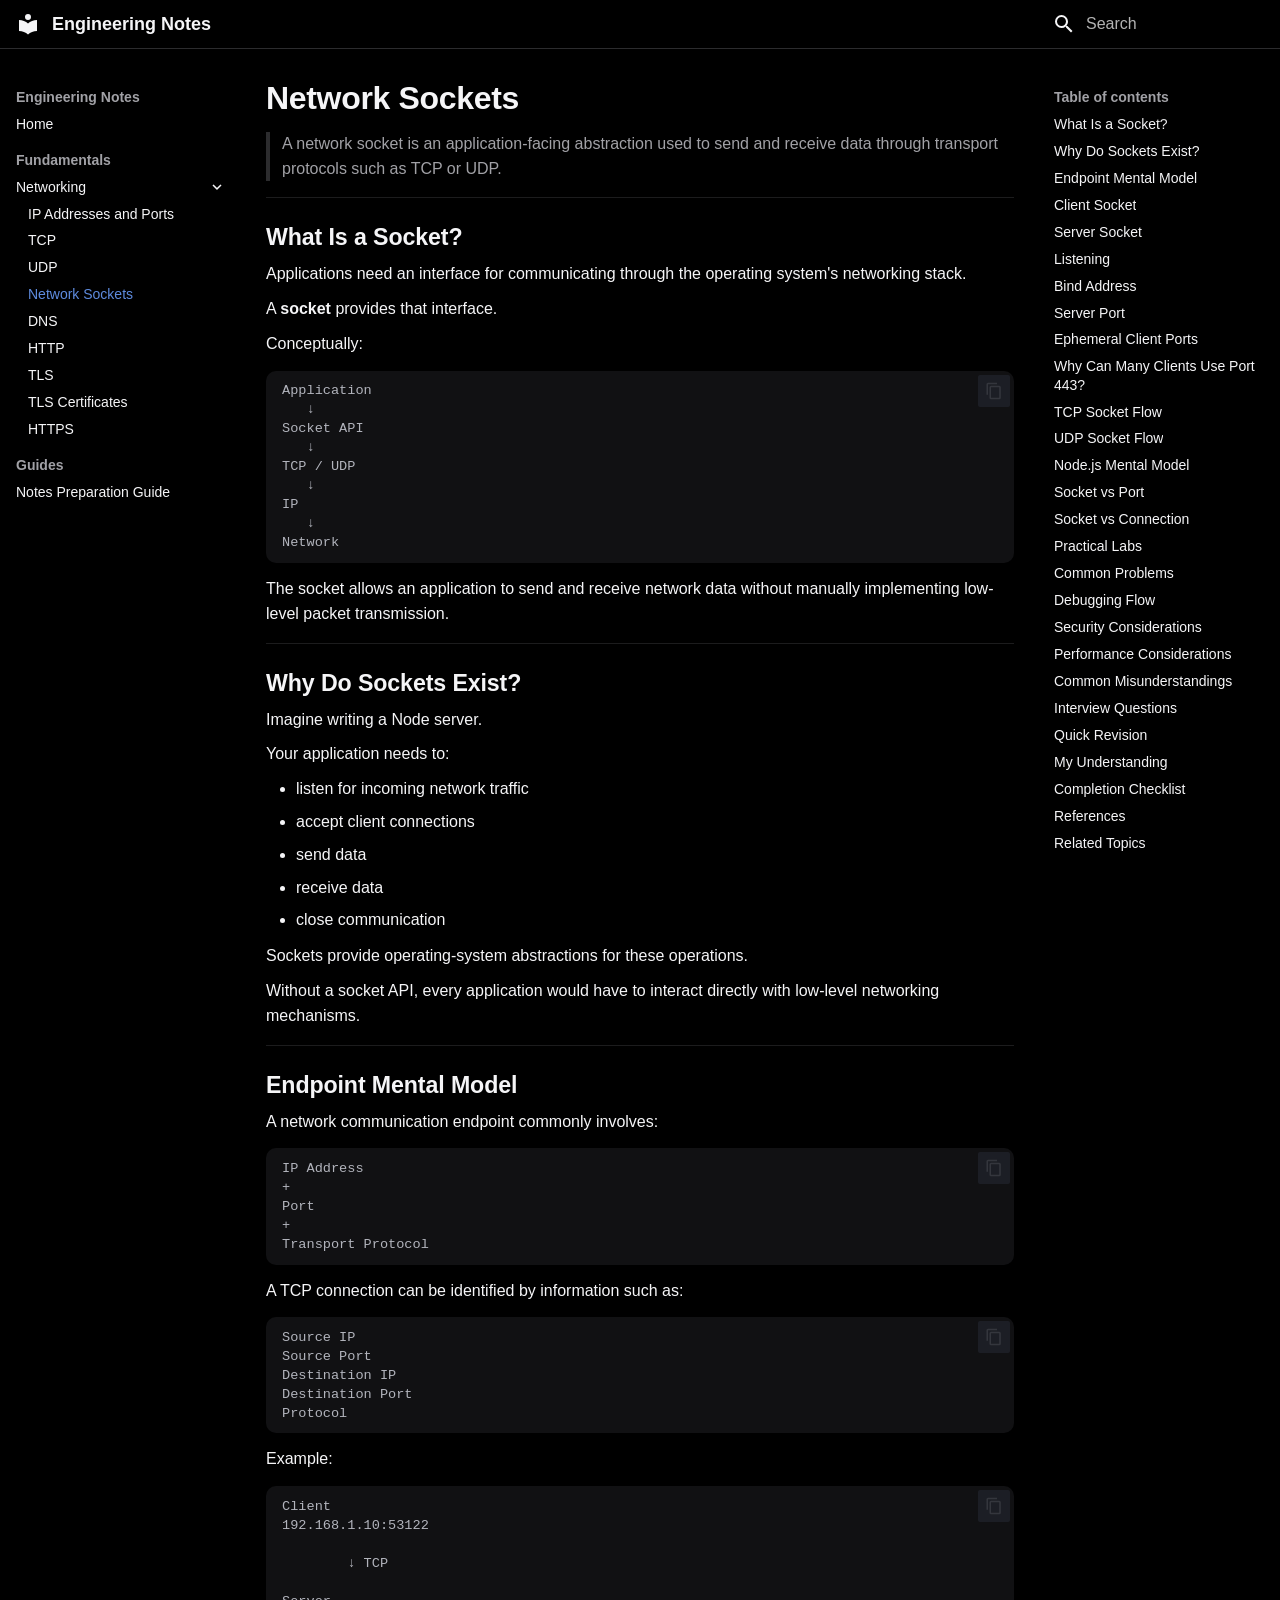
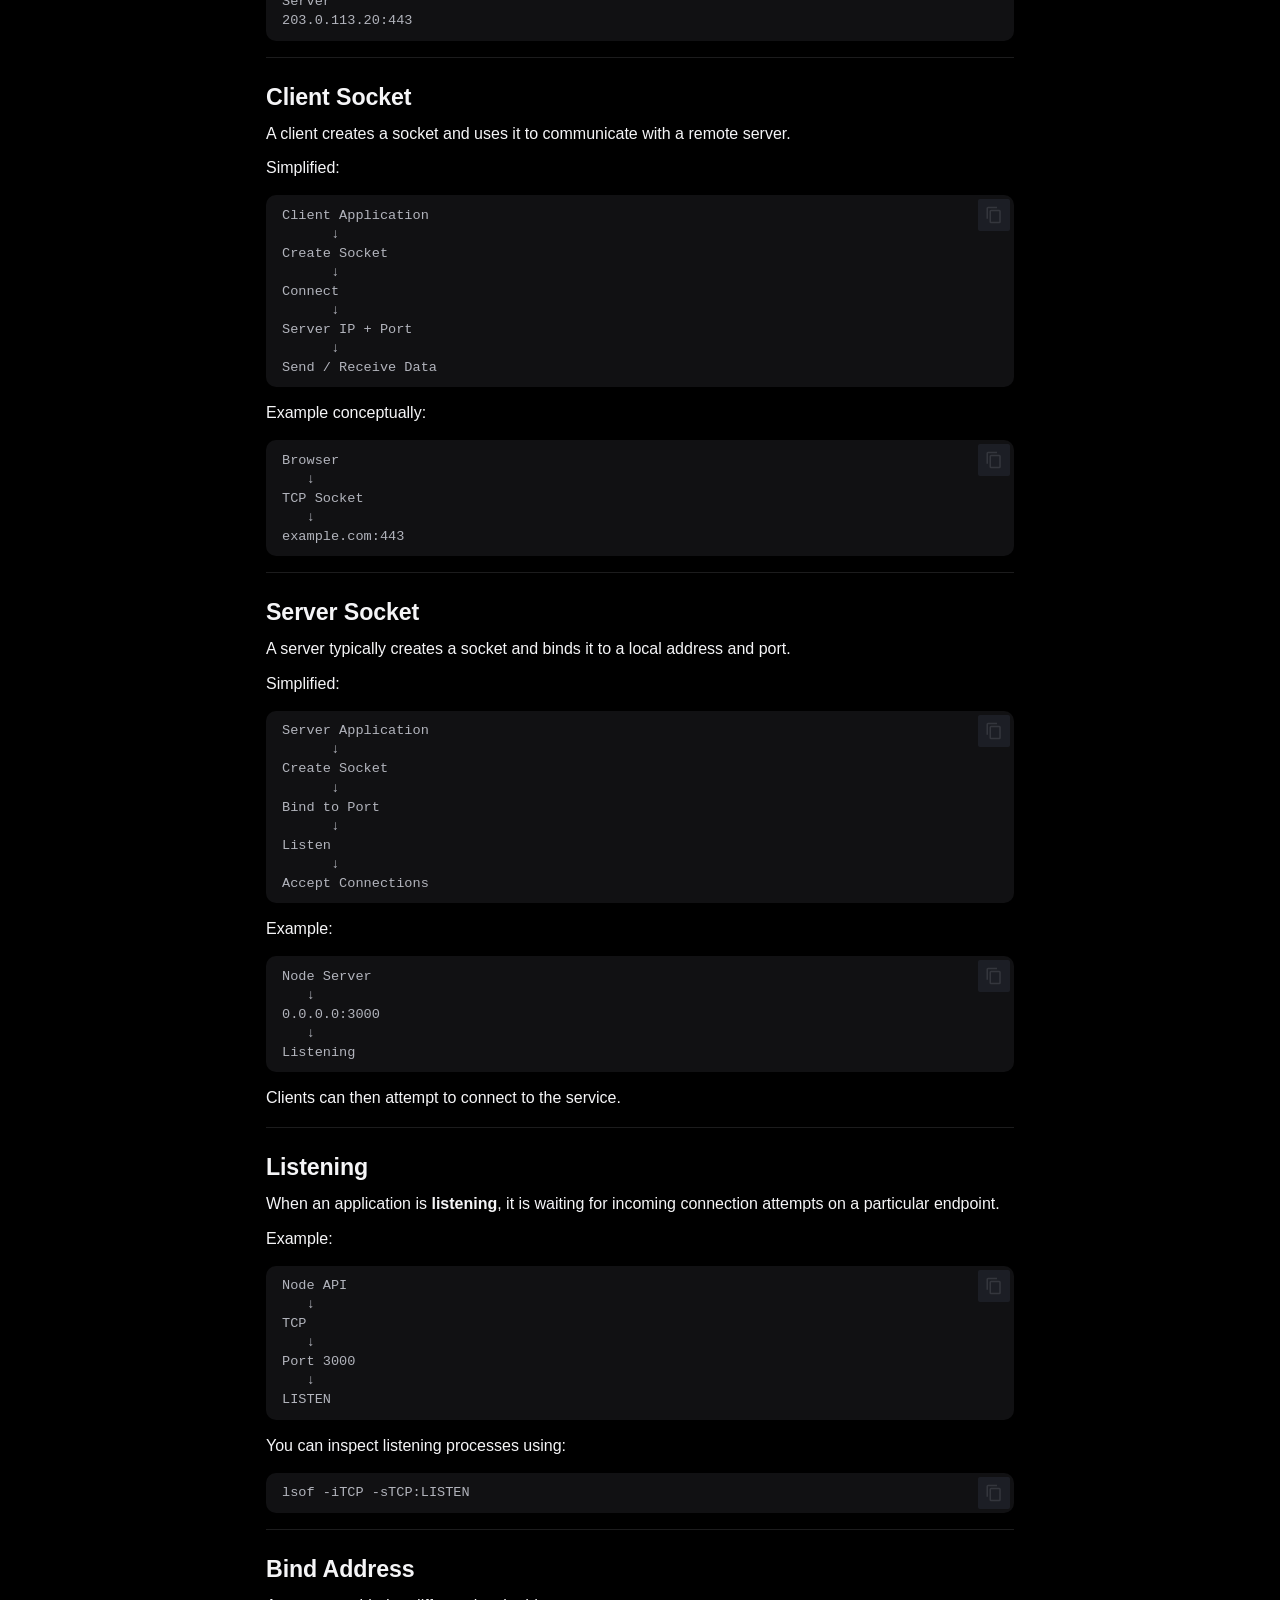
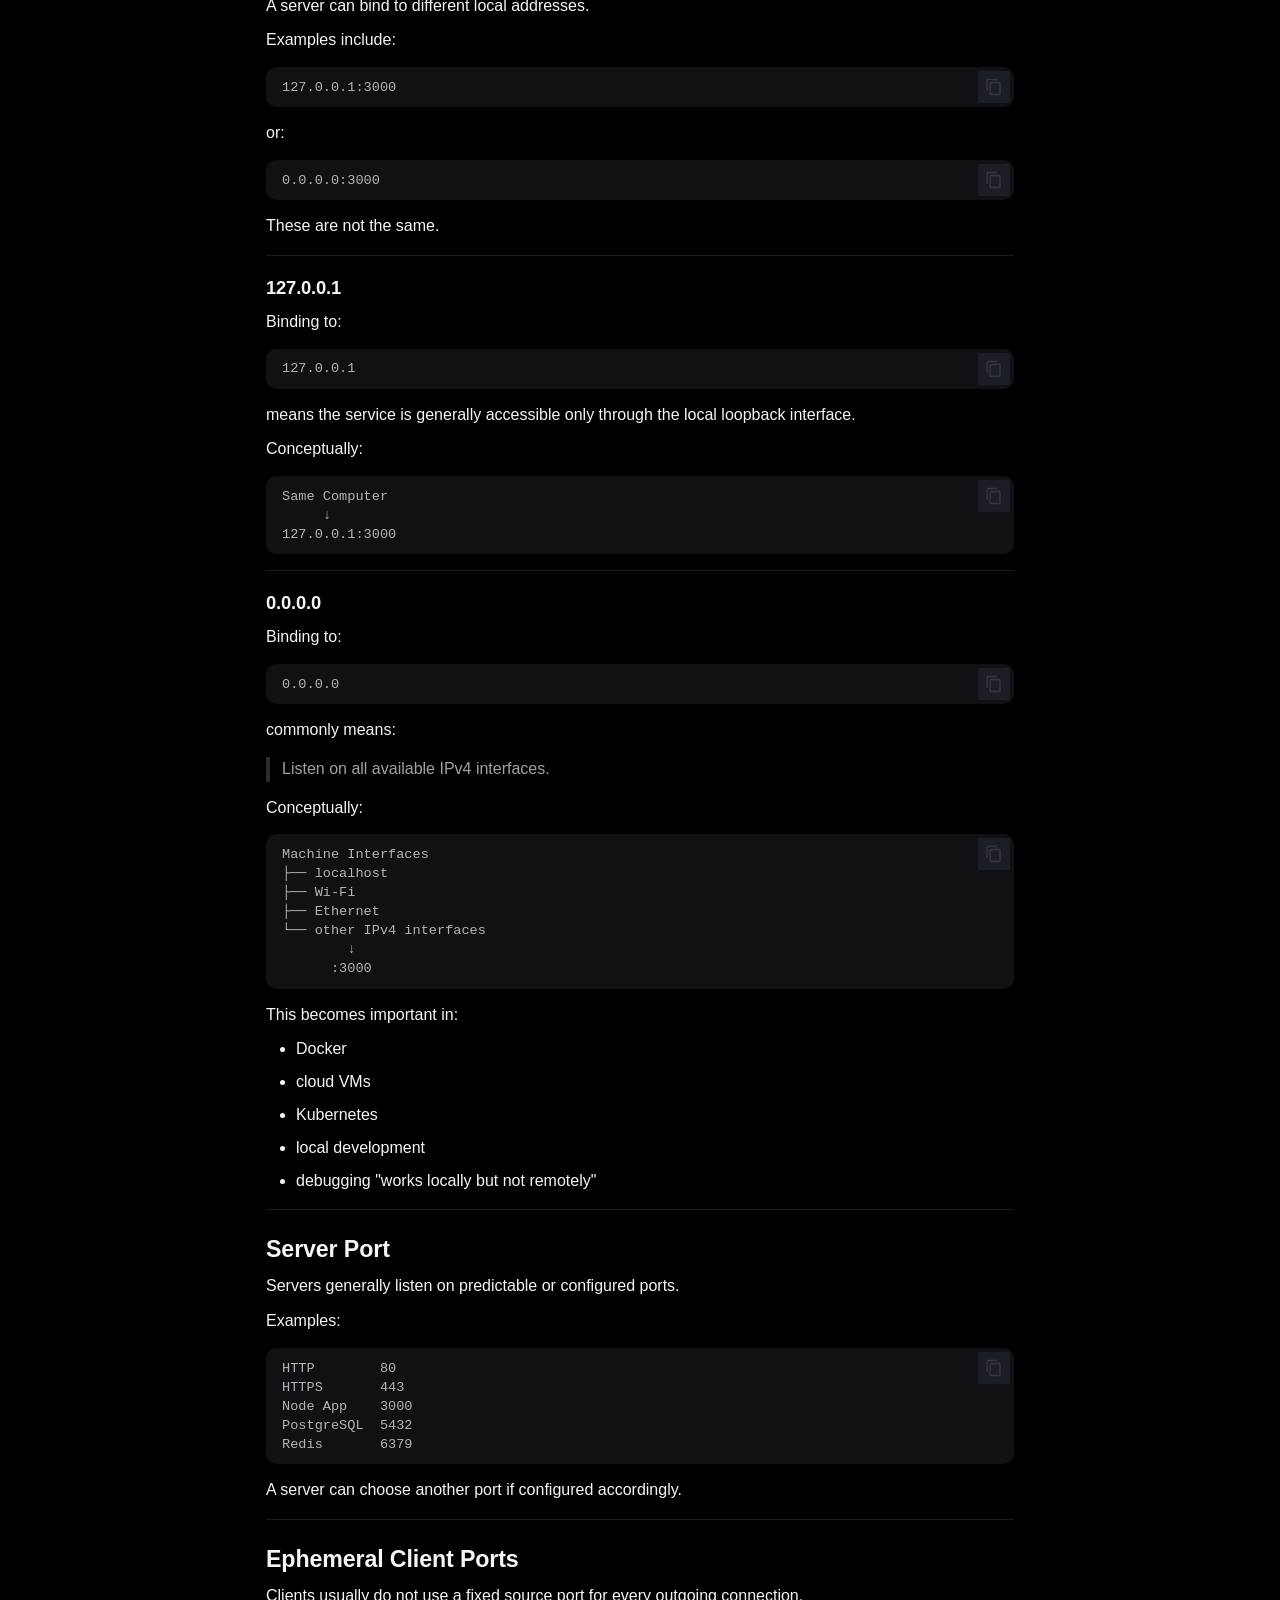
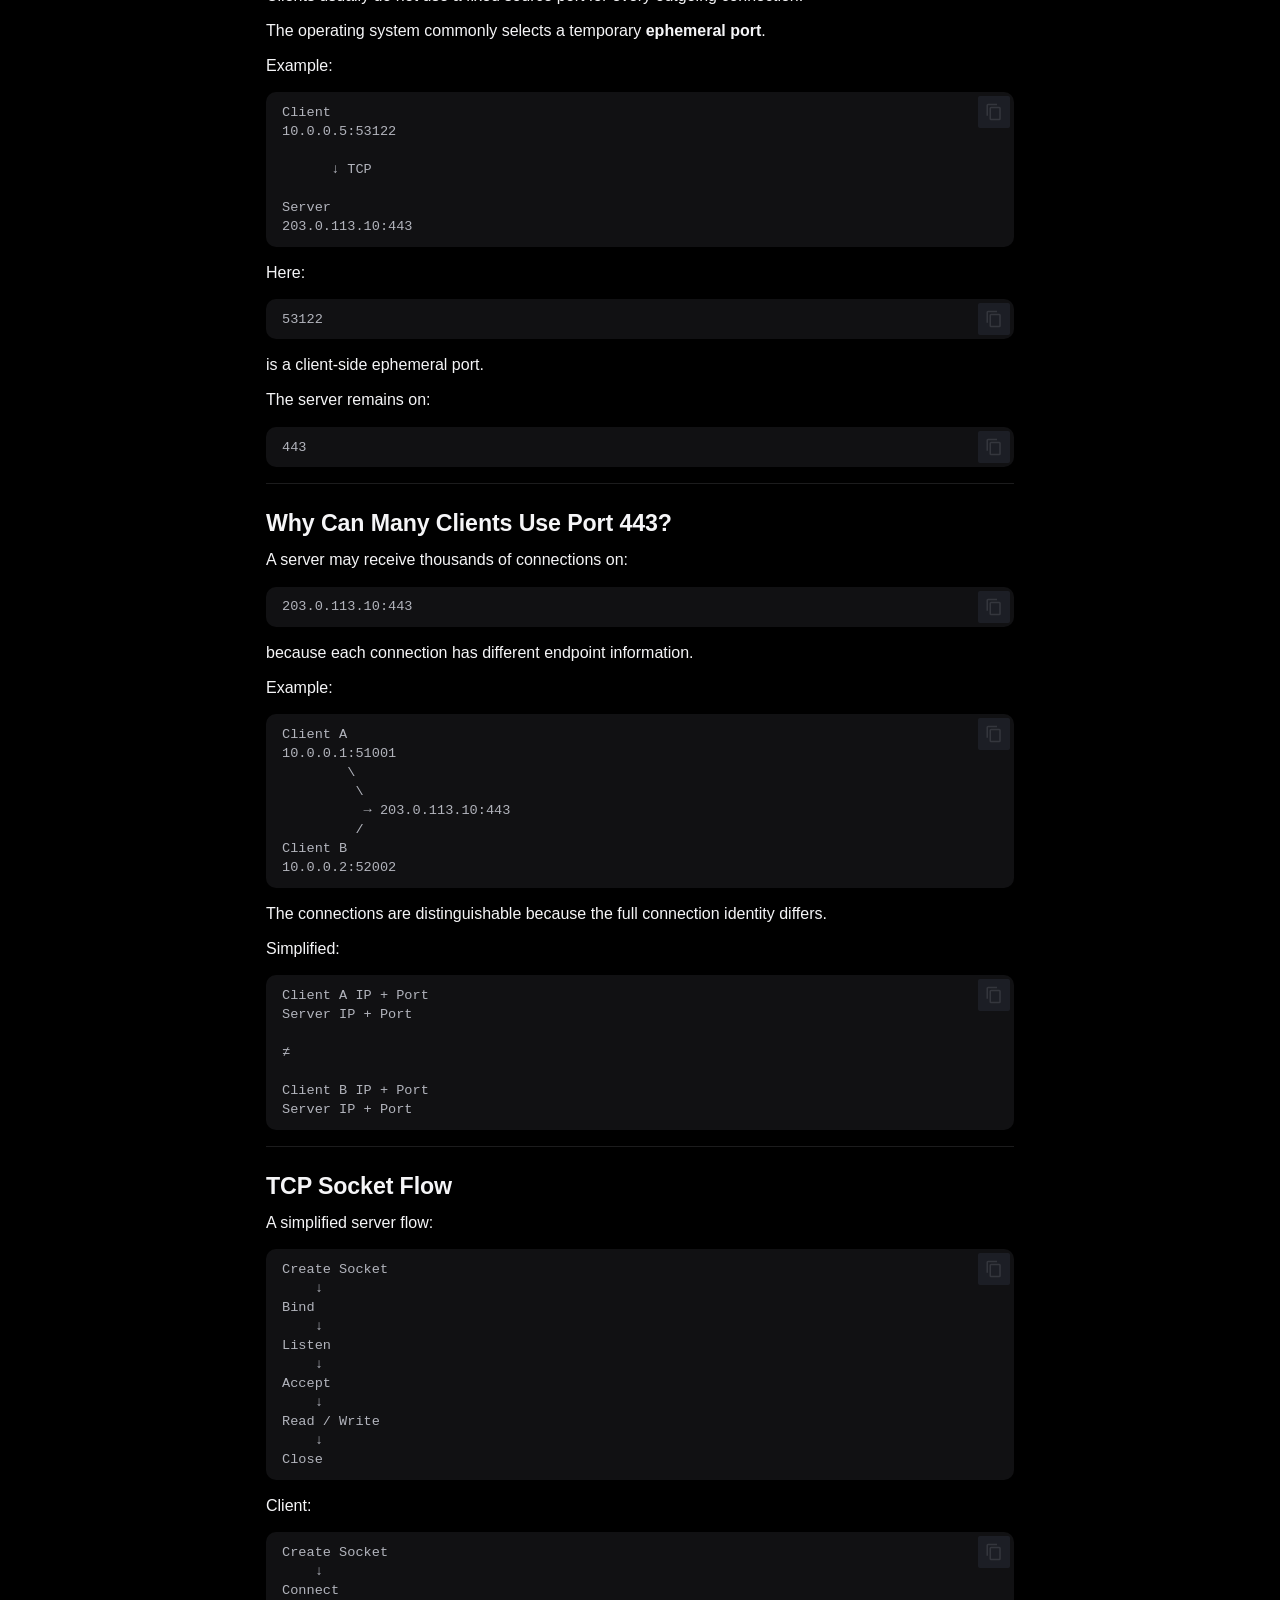
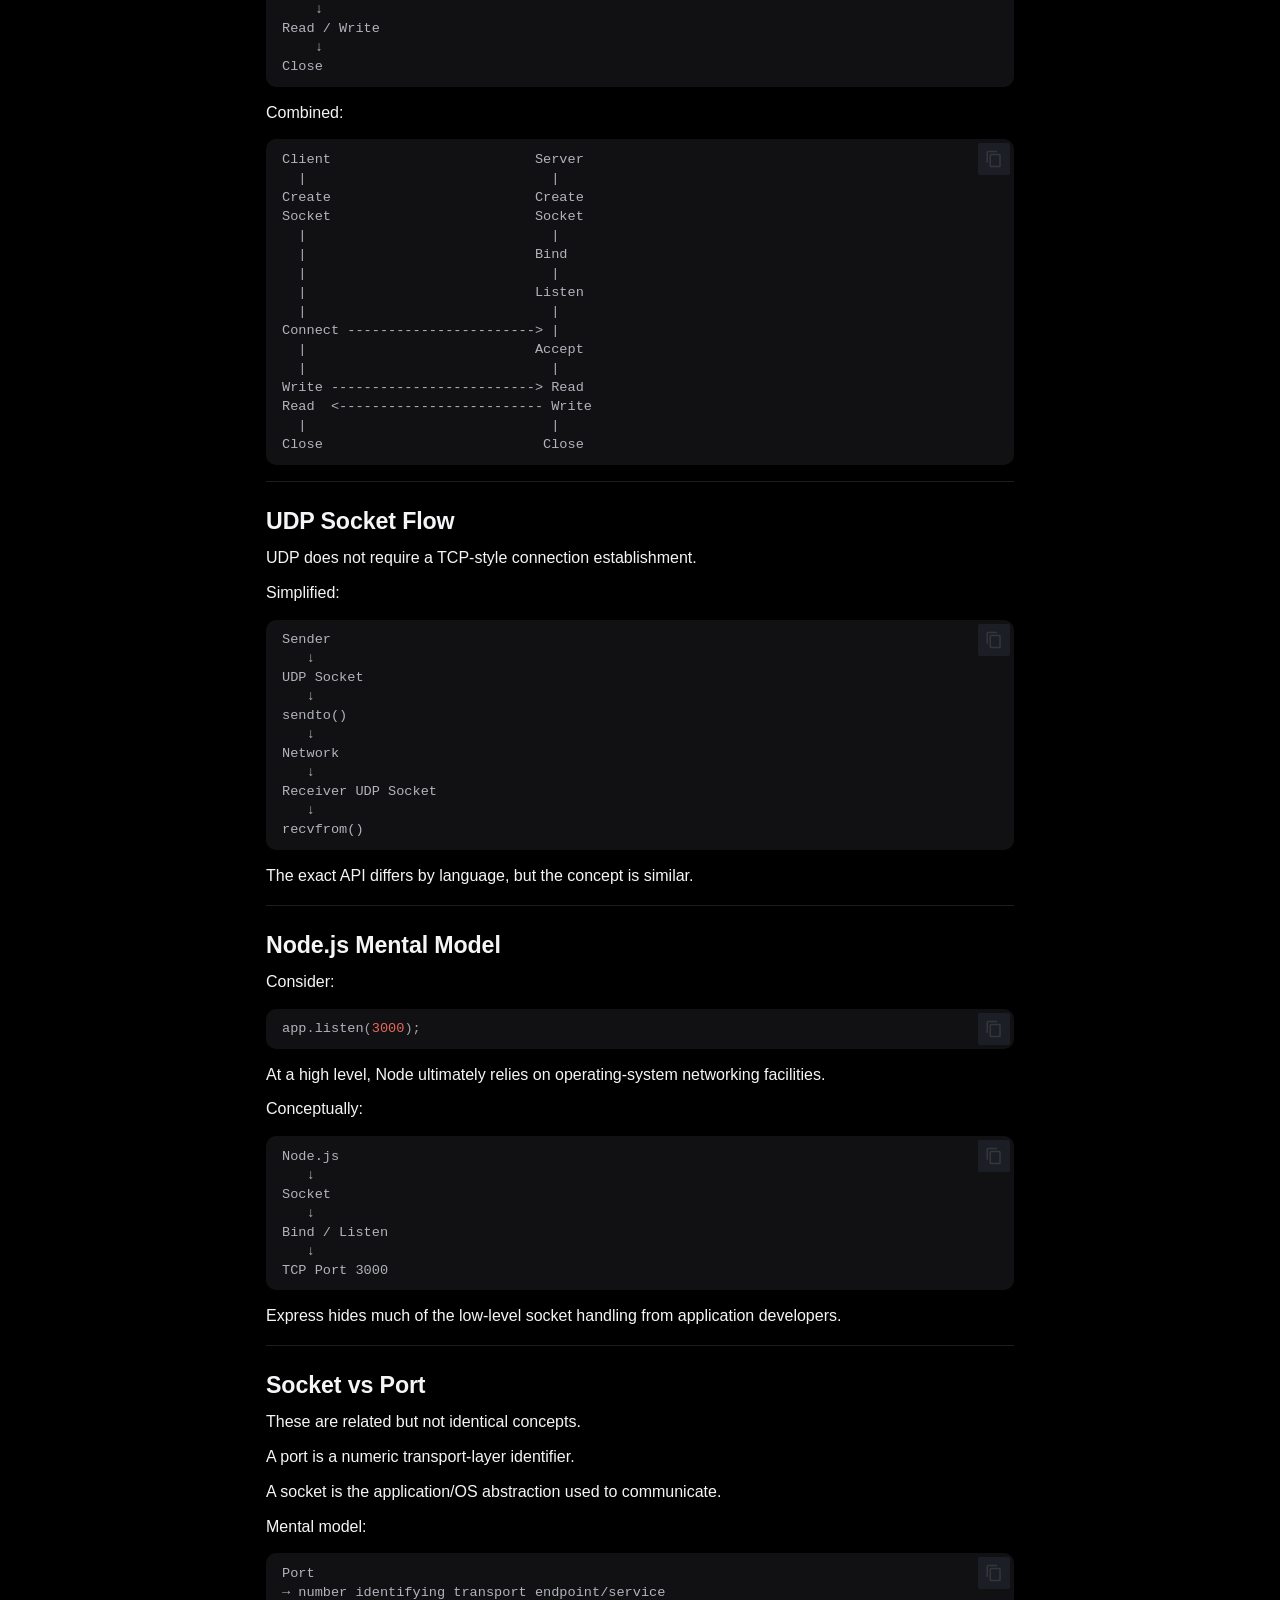
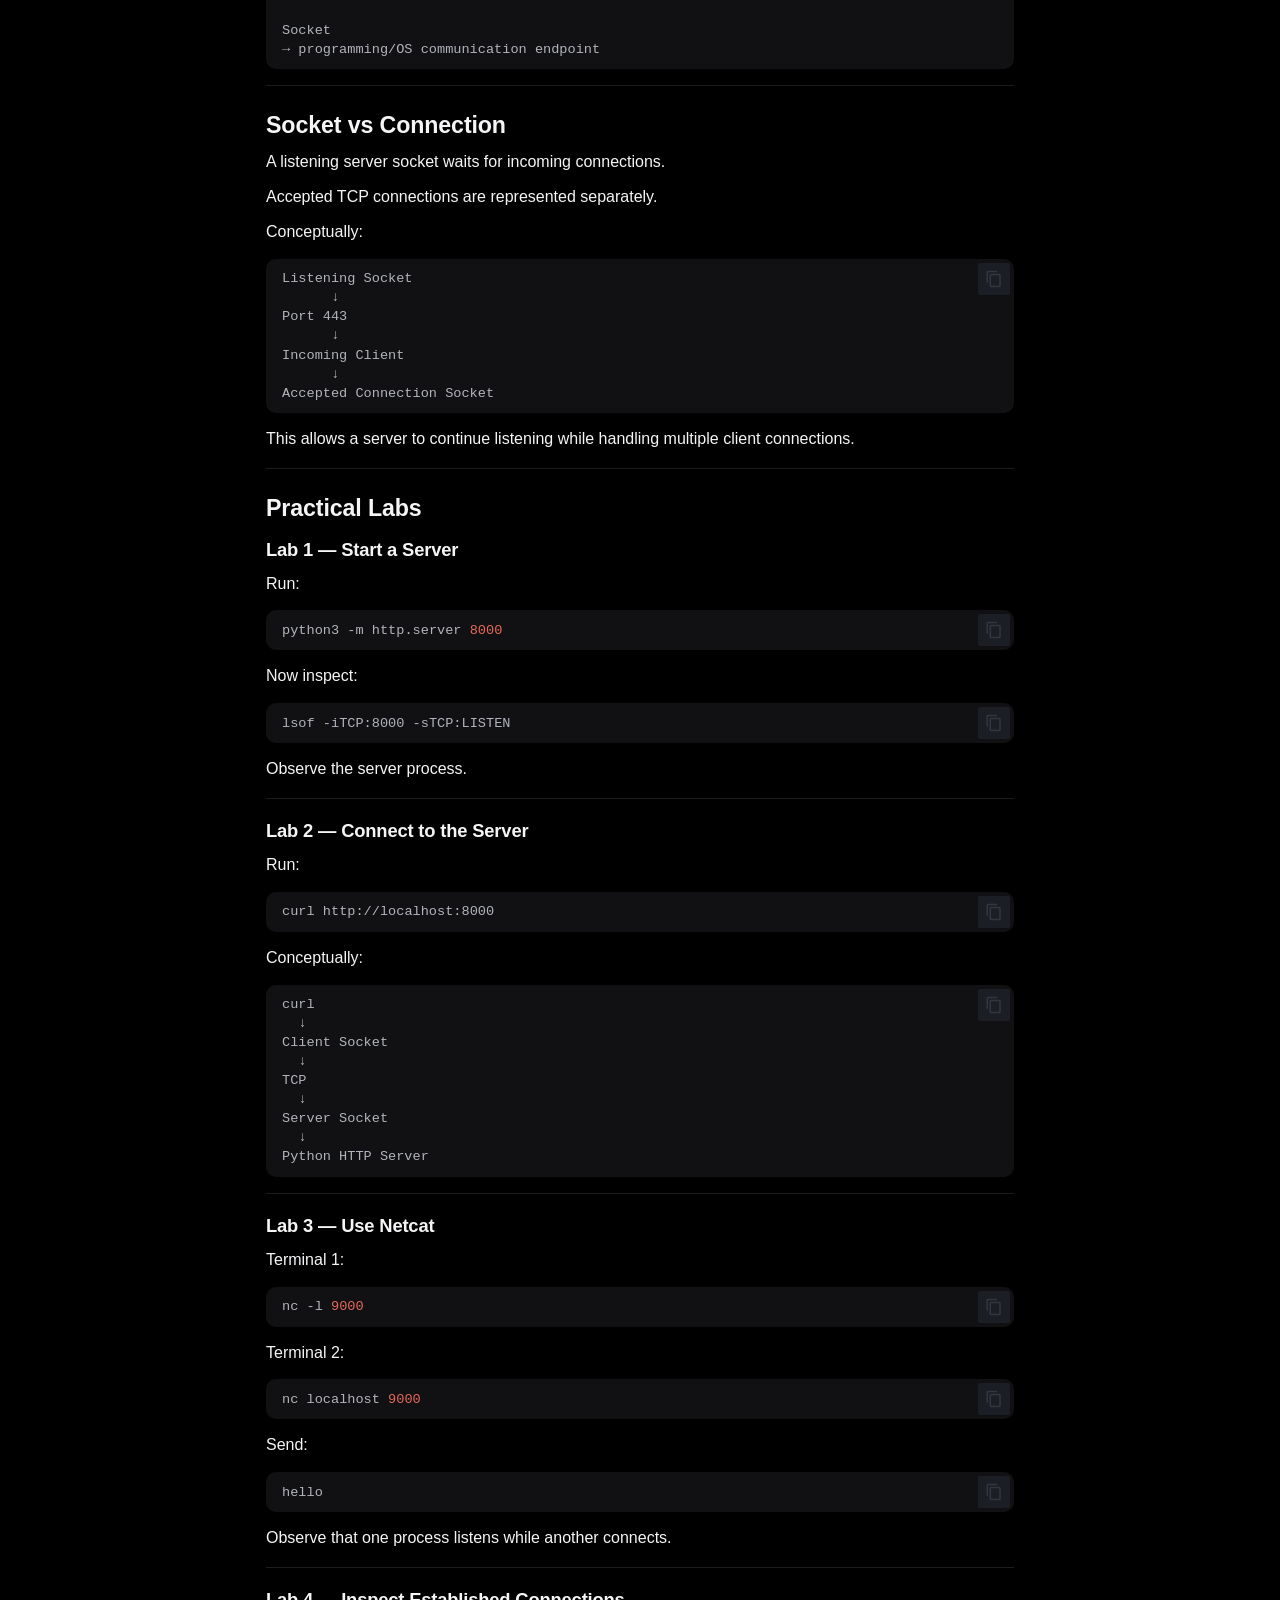
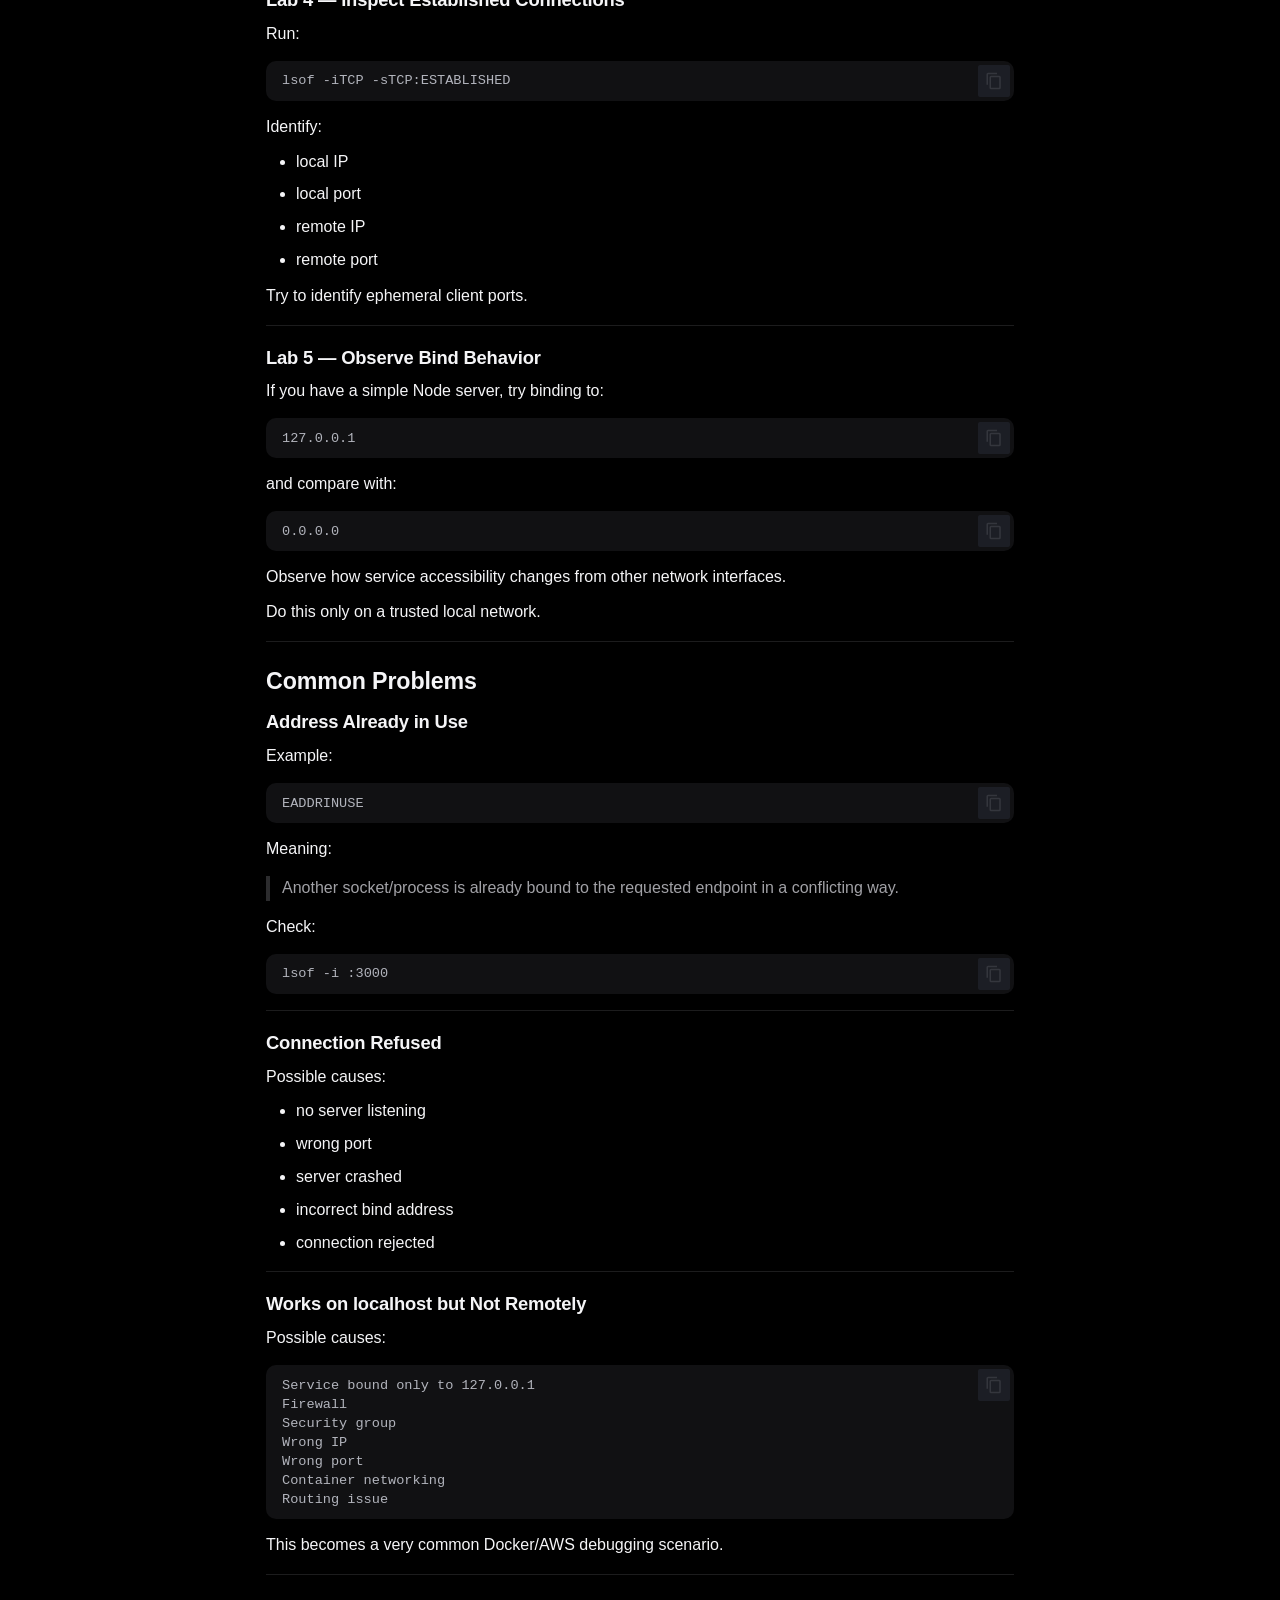
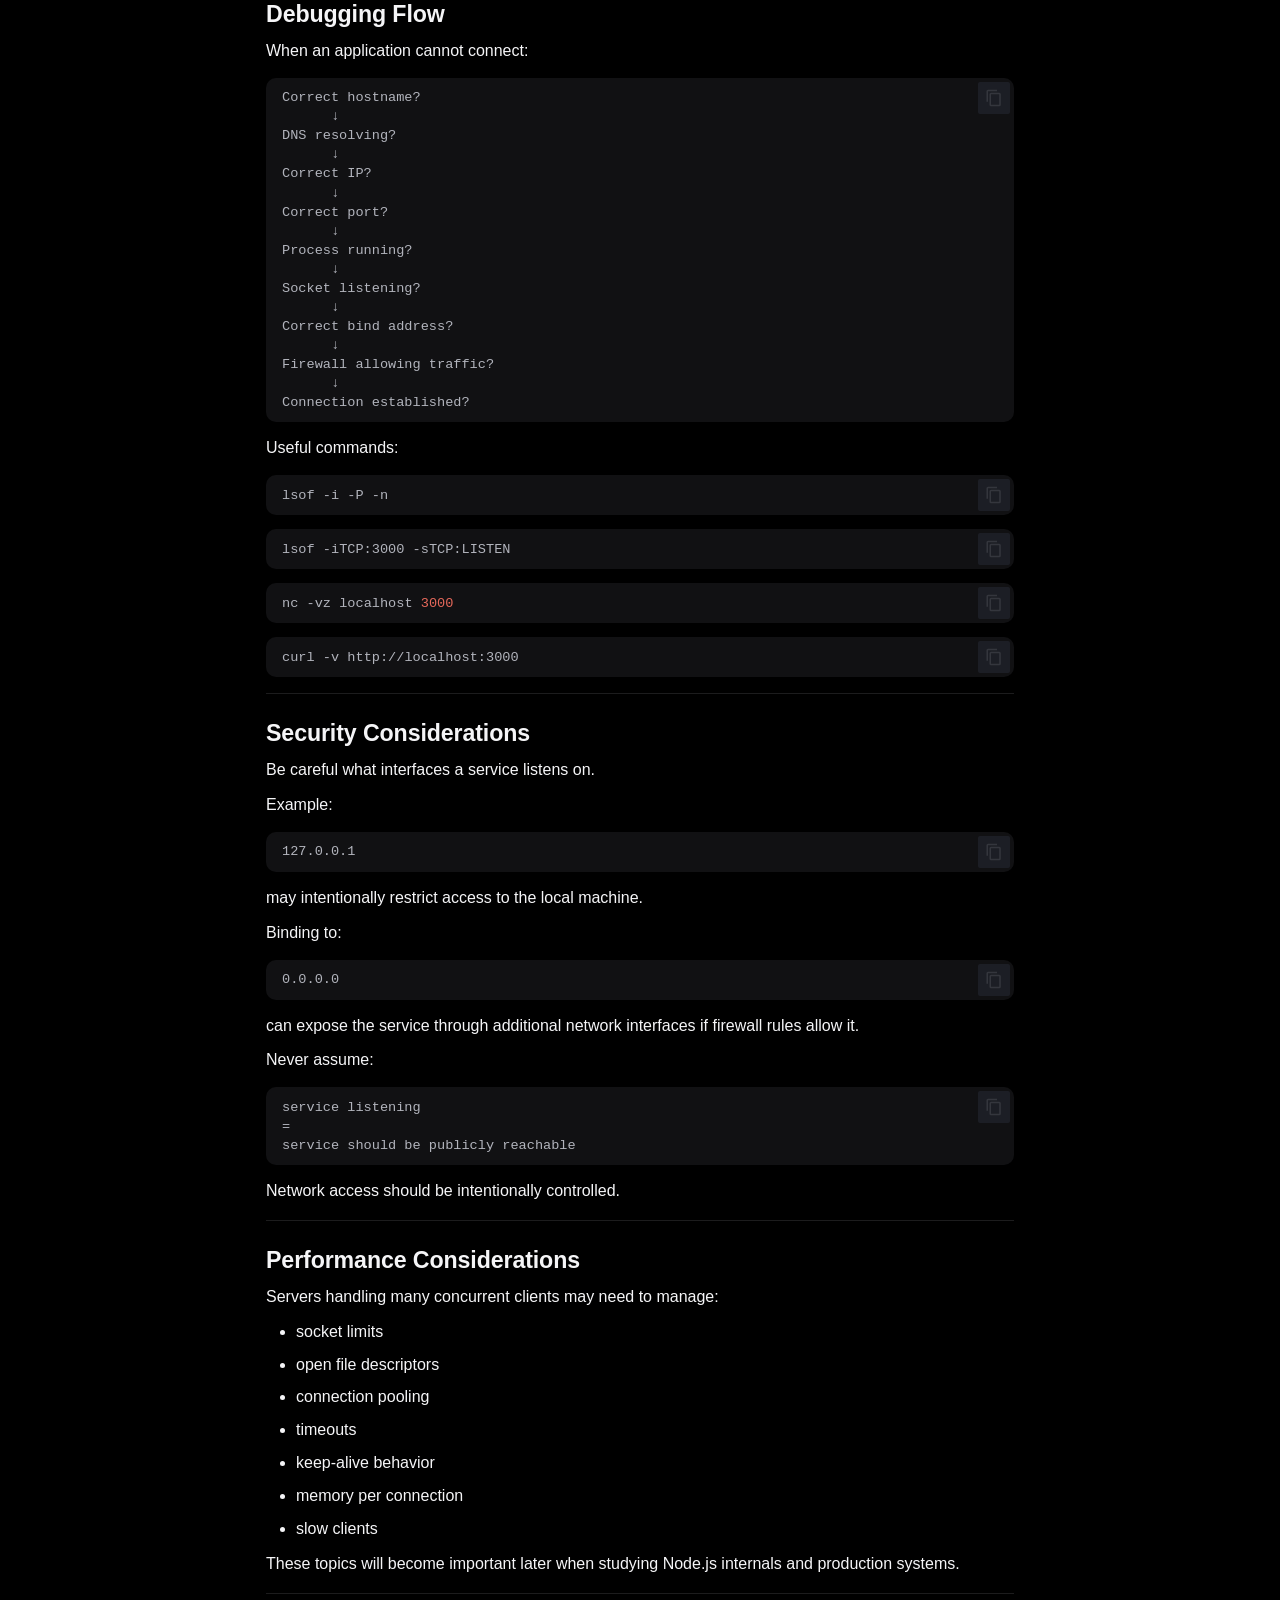
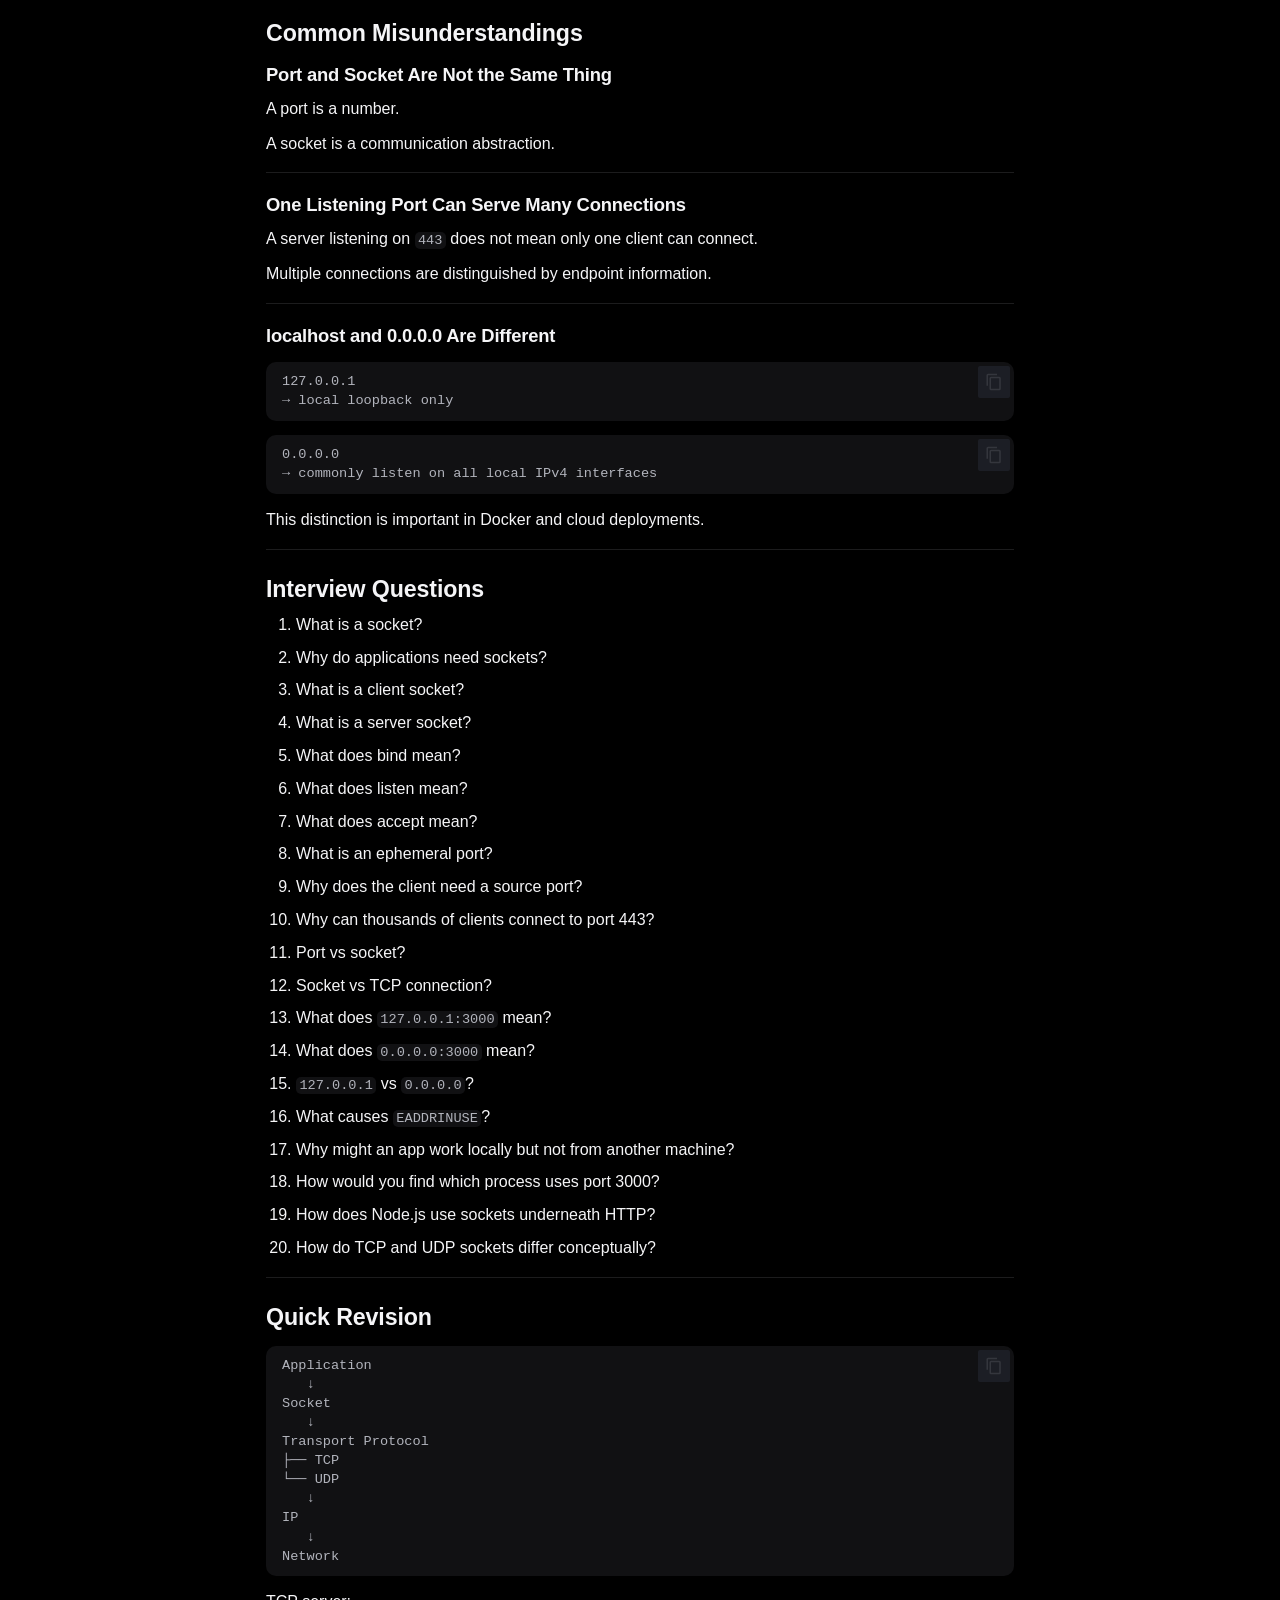
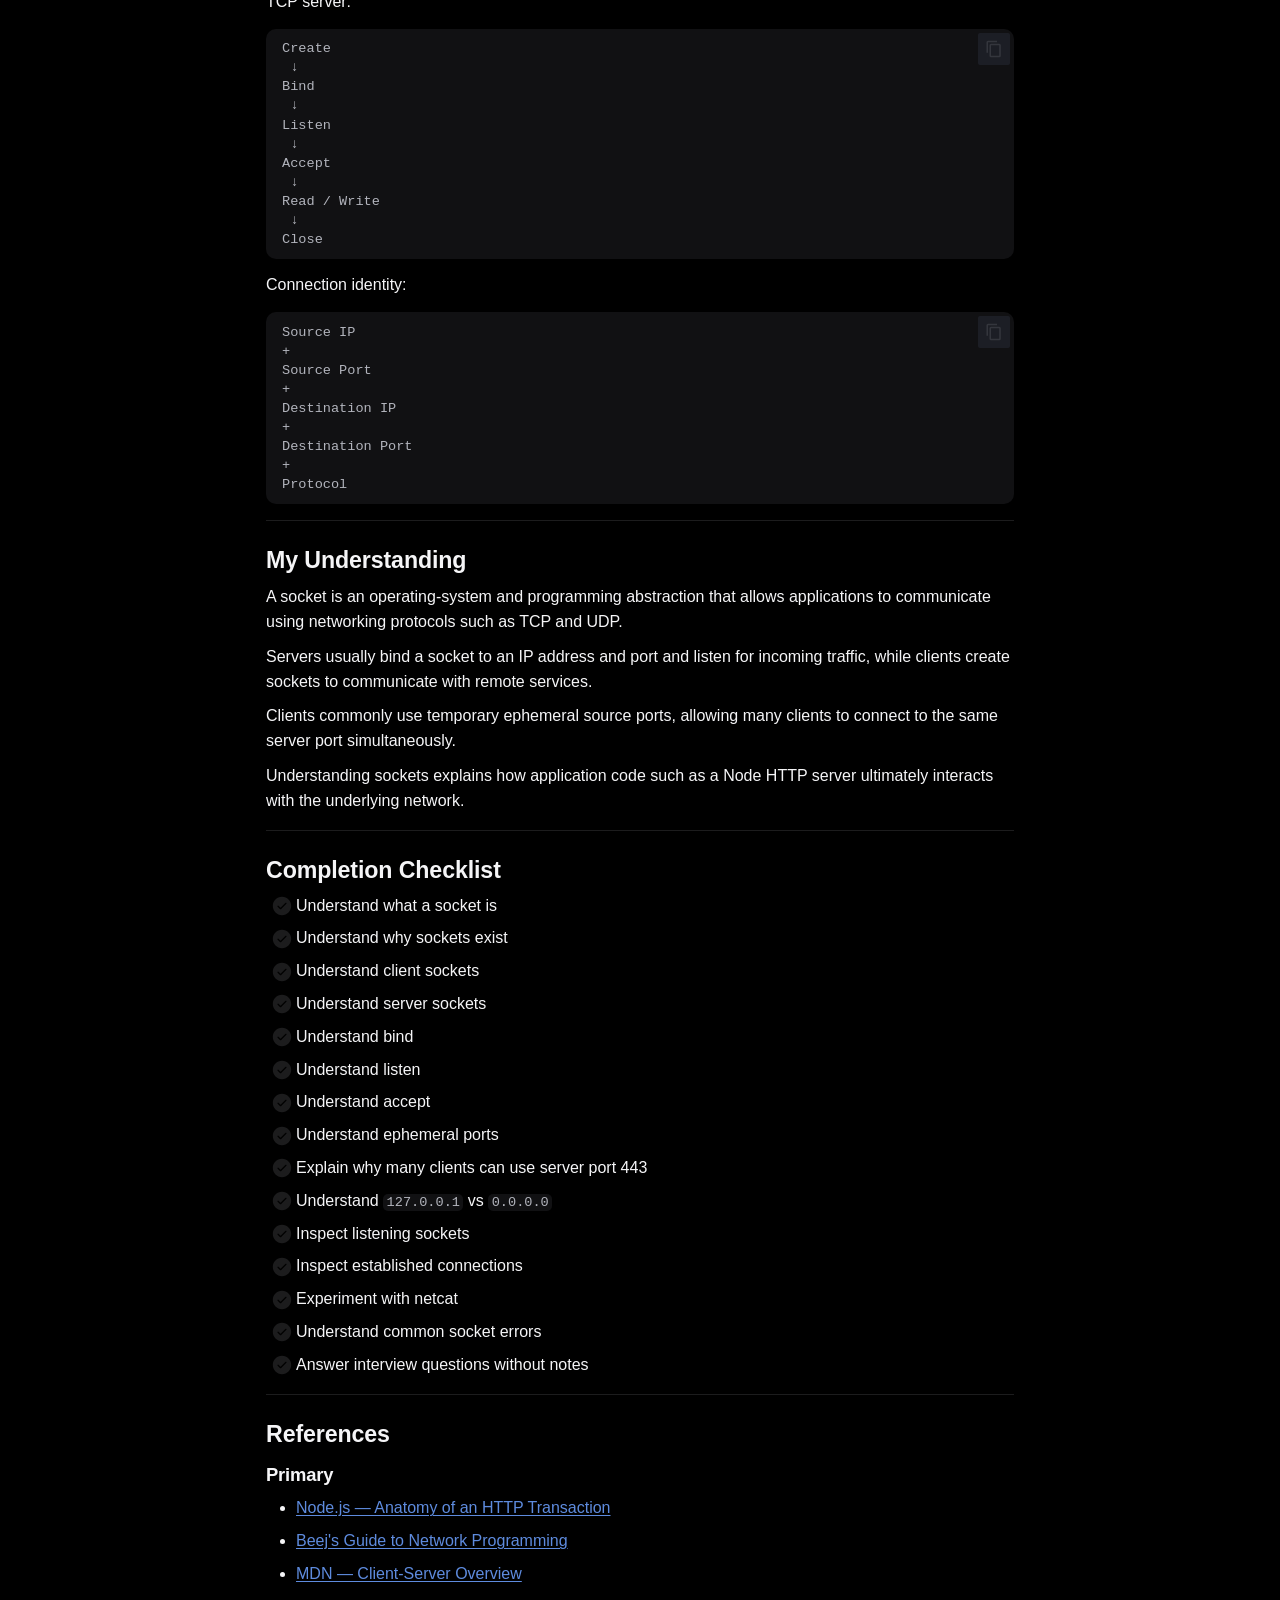
<file: fundamentals/networking/sockets/index.html>
<!doctype html>
<html lang="en" class="no-js">
  <head>
    
      <meta charset="utf-8">
      <meta name="viewport" content="width=device-width,initial-scale=1">
      
        <meta name="description" content="Practical, interconnected notes for engineering foundations.">
      
      
        <meta name="author" content="Mahesh Pawar">
      
      
        <link rel="canonical" href="https://pawar-mahesh.github.io/engineering-notes/fundamentals/networking/sockets/">
      
      
        <link rel="prev" href="../udp/">
      
      
        <link rel="next" href="../dns/">
      
      
        
      
      
      <link rel="icon" href="../../../assets/images/favicon.png">
      <meta name="generator" content="mkdocs-1.6.1, mkdocs-material-9.8.0">
    
    
      
        <title>Network Sockets - Engineering Notes</title>
      
    
    
      <link rel="stylesheet" href="../../../assets/stylesheets/main.57a0d79d.min.css">
      
        
        <link rel="stylesheet" href="../../../assets/stylesheets/palette.fb2fffe2.min.css">
      
      


    
    
      
    
    
      
    
    
      <link rel="stylesheet" href="../../../assets/stylesheets/extra.css">
    
    <script>__md_scope=new URL("../../..",location),__md_hash=e=>[...e].reduce(((e,_)=>(e<<5)-e+_.charCodeAt(0)),0),__md_get=(e,_=localStorage,t=__md_scope)=>JSON.parse(_.getItem(t.pathname+"."+e)),__md_set=(e,_,t=localStorage,a=__md_scope)=>{try{t.setItem(a.pathname+"."+e,JSON.stringify(_))}catch(e){}}</script>
    
      

    
    
  </head>
  
  
    
    
    
    
    
    <body dir="ltr" data-md-color-scheme="slate" data-md-color-primary="black" data-md-color-accent="blue">
  
    
    <input class="md-toggle" data-md-toggle="drawer" type="checkbox" id="__drawer" autocomplete="off">
    <input class="md-toggle" data-md-toggle="search" type="checkbox" id="__search" autocomplete="off">
    <label class="md-overlay" for="__drawer"></label>
    <div data-md-component="skip">
      
        
        <a href="#network-sockets" class="md-skip">
          Skip to content
        </a>
      
    </div>
    <div data-md-component="announce">
      
    </div>
    
    
      

  

<header class="md-header md-header--shadow" data-md-component="header">
  <nav class="md-header__inner md-grid" aria-label="Header">
    <a href="../../.." title="Engineering Notes" class="md-header__button md-logo" aria-label="Engineering Notes" data-md-component="logo">
      
  
  <svg xmlns="http://www.w3.org/2000/svg" viewBox="0 0 24 24"><path d="M12 8a3 3 0 0 0 3-3 3 3 0 0 0-3-3 3 3 0 0 0-3 3 3 3 0 0 0 3 3m0 3.54C9.64 9.35 6.5 8 3 8v11c3.5 0 6.64 1.35 9 3.54 2.36-2.19 5.5-3.54 9-3.54V8c-3.5 0-6.64 1.35-9 3.54"/></svg>

    </a>
    <label class="md-header__button md-icon" for="__drawer">
      
      <svg xmlns="http://www.w3.org/2000/svg" viewBox="0 0 24 24"><path d="M3 6h18v2H3zm0 5h18v2H3zm0 5h18v2H3z"/></svg>
    </label>
    <div class="md-header__title" data-md-component="header-title">
      <div class="md-header__ellipsis">
        <div class="md-header__topic">
          <span class="md-ellipsis">
            Engineering Notes
          </span>
        </div>
        <div class="md-header__topic" data-md-component="header-topic">
          <span class="md-ellipsis">
            
              Network Sockets
            
          </span>
        </div>
      </div>
    </div>
    
      
    
    
    
    
      
      
        <label class="md-header__button md-icon" for="__search">
          
          <svg xmlns="http://www.w3.org/2000/svg" viewBox="0 0 24 24"><path d="M9.5 3A6.5 6.5 0 0 1 16 9.5c0 1.61-.59 3.09-1.56 4.23l.27.27h.79l5 5-1.5 1.5-5-5v-.79l-.27-.27A6.52 6.52 0 0 1 9.5 16 6.5 6.5 0 0 1 3 9.5 6.5 6.5 0 0 1 9.5 3m0 2C7 5 5 7 5 9.5S7 14 9.5 14 14 12 14 9.5 12 5 9.5 5"/></svg>
        </label>
        
<div class="md-search" data-md-component="search" role="dialog" aria-label="Search">
  <label class="md-search__overlay" for="__search"></label>
  <div class="md-search__inner" role="search">
    <form class="md-search__form" name="search">
      <input type="text" class="md-search__input" name="query" aria-label="Search" placeholder="Search" autocapitalize="off" autocorrect="off" autocomplete="off" spellcheck="false" data-md-component="search-query" required>
      <label class="md-search__icon md-icon" for="__search">
        
        <svg xmlns="http://www.w3.org/2000/svg" viewBox="0 0 24 24"><path d="M9.5 3A6.5 6.5 0 0 1 16 9.5c0 1.61-.59 3.09-1.56 4.23l.27.27h.79l5 5-1.5 1.5-5-5v-.79l-.27-.27A6.52 6.52 0 0 1 9.5 16 6.5 6.5 0 0 1 3 9.5 6.5 6.5 0 0 1 9.5 3m0 2C7 5 5 7 5 9.5S7 14 9.5 14 14 12 14 9.5 12 5 9.5 5"/></svg>
        
        <svg xmlns="http://www.w3.org/2000/svg" viewBox="0 0 24 24"><path d="M20 11v2H8l5.5 5.5-1.42 1.42L4.16 12l7.92-7.92L13.5 5.5 8 11z"/></svg>
      </label>
      <nav class="md-search__options" aria-label="Search">
        <button type="reset" class="md-search__icon md-icon" title="Clear" aria-label="Clear" tabindex="-1">
          
          <svg xmlns="http://www.w3.org/2000/svg" viewBox="0 0 24 24"><path d="M19 6.41 17.59 5 12 10.59 6.41 5 5 6.41 10.59 12 5 17.59 6.41 19 12 13.41 17.59 19 19 17.59 13.41 12z"/></svg>
        </button>
      </nav>
      
        <div class="md-search__suggest" data-md-component="search-suggest"></div>
      
    </form>
    <div class="md-search__output">
      <div class="md-search__scrollwrap" tabindex="0" data-md-scrollfix>
        <div class="md-search-result" data-md-component="search-result">
          <div class="md-search-result__meta">
            Initializing search
          </div>
          <ol class="md-search-result__list" role="presentation"></ol>
        </div>
      </div>
    </div>
  </div>
</div>
      
    
    
  </nav>
  
</header>
    
    <div class="md-container" data-md-component="container">
      
      
        
          
        
      
      <main class="md-main" data-md-component="main">
        <div class="md-main__inner md-grid">
          
            
              
              <div class="md-sidebar md-sidebar--primary" data-md-component="sidebar" data-md-type="navigation" >
                <div class="md-sidebar__scrollwrap">
                  <div class="md-sidebar__inner">
                    



<nav class="md-nav md-nav--primary" aria-label="Navigation" data-md-level="0">
  <label class="md-nav__title" for="__drawer">
    <a href="../../.." title="Engineering Notes" class="md-nav__button md-logo" aria-label="Engineering Notes" data-md-component="logo">
      
  
  <svg xmlns="http://www.w3.org/2000/svg" viewBox="0 0 24 24"><path d="M12 8a3 3 0 0 0 3-3 3 3 0 0 0-3-3 3 3 0 0 0-3 3 3 3 0 0 0 3 3m0 3.54C9.64 9.35 6.5 8 3 8v11c3.5 0 6.64 1.35 9 3.54 2.36-2.19 5.5-3.54 9-3.54V8c-3.5 0-6.64 1.35-9 3.54"/></svg>

    </a>
    Engineering Notes
  </label>
  
  <ul class="md-nav__list" data-md-scrollfix>
    
      
      
  
  
  
  
    <li class="md-nav__item">
      <a href="../../.." class="md-nav__link">
        
  
  
  <span class="md-ellipsis">
    
  
    Home
  

    
  </span>
  
  

      </a>
    </li>
  

    
      
      
  
  
    
  
  
  
    
    
    
    
      
        
        
      
    
    
    <li class="md-nav__item md-nav__item--active md-nav__item--section md-nav__item--nested">
      
        
        
        <input class="md-nav__toggle md-toggle " type="checkbox" id="__nav_2" checked>
        
          
          <label class="md-nav__link" for="__nav_2" id="__nav_2_label" tabindex="">
            
  
  
  <span class="md-ellipsis">
    
  
    Fundamentals
  

    
  </span>
  
  

            <span class="md-nav__icon md-icon"></span>
          </label>
        
        <nav class="md-nav" data-md-level="1" aria-labelledby="__nav_2_label" aria-expanded="true">
          <label class="md-nav__title" for="__nav_2">
            <span class="md-nav__icon md-icon"></span>
            
  
    Fundamentals
  

          </label>
          <ul class="md-nav__list" data-md-scrollfix>
            
              
                
  
  
    
  
  
  
    
    
    
    
      
    
    
    <li class="md-nav__item md-nav__item--active md-nav__item--nested">
      
        
        
        <input class="md-nav__toggle md-toggle " type="checkbox" id="__nav_2_1" checked>
        
          
          <label class="md-nav__link" for="__nav_2_1" id="__nav_2_1_label" tabindex="0">
            
  
  
  <span class="md-ellipsis">
    
  
    Networking
  

    
  </span>
  
  

            <span class="md-nav__icon md-icon"></span>
          </label>
        
        <nav class="md-nav" data-md-level="2" aria-labelledby="__nav_2_1_label" aria-expanded="true">
          <label class="md-nav__title" for="__nav_2_1">
            <span class="md-nav__icon md-icon"></span>
            
  
    Networking
  

          </label>
          <ul class="md-nav__list" data-md-scrollfix>
            
              
                
  
  
  
  
    <li class="md-nav__item">
      <a href="../ip-addresses-and-ports/" class="md-nav__link">
        
  
  
  <span class="md-ellipsis">
    
  
    IP Addresses and Ports
  

    
  </span>
  
  

      </a>
    </li>
  

              
            
              
                
  
  
  
  
    <li class="md-nav__item">
      <a href="../tcp/" class="md-nav__link">
        
  
  
  <span class="md-ellipsis">
    
  
    TCP
  

    
  </span>
  
  

      </a>
    </li>
  

              
            
              
                
  
  
  
  
    <li class="md-nav__item">
      <a href="../udp/" class="md-nav__link">
        
  
  
  <span class="md-ellipsis">
    
  
    UDP
  

    
  </span>
  
  

      </a>
    </li>
  

              
            
              
                
  
  
    
  
  
  
    <li class="md-nav__item md-nav__item--active">
      
      <input class="md-nav__toggle md-toggle" type="checkbox" id="__toc">
      
      
        
      
      
        <label class="md-nav__link md-nav__link--active" for="__toc">
          
  
  
  <span class="md-ellipsis">
    
  
    Network Sockets
  

    
  </span>
  
  

          <span class="md-nav__icon md-icon"></span>
        </label>
      
      <a href="./" class="md-nav__link md-nav__link--active">
        
  
  
  <span class="md-ellipsis">
    
  
    Network Sockets
  

    
  </span>
  
  

      </a>
      
        

<nav class="md-nav md-nav--secondary" aria-label="Table of contents">
  
  
  
    
  
  
    <label class="md-nav__title" for="__toc">
      <span class="md-nav__icon md-icon"></span>
      Table of contents
    </label>
    <ul class="md-nav__list" data-md-component="toc" data-md-scrollfix>
      
        <li class="md-nav__item">
  <a href="#what-is-a-socket" class="md-nav__link">
    <span class="md-ellipsis">
      
        What Is a Socket?
      
    </span>
  </a>
  
</li>
      
        <li class="md-nav__item">
  <a href="#why-do-sockets-exist" class="md-nav__link">
    <span class="md-ellipsis">
      
        Why Do Sockets Exist?
      
    </span>
  </a>
  
</li>
      
        <li class="md-nav__item">
  <a href="#endpoint-mental-model" class="md-nav__link">
    <span class="md-ellipsis">
      
        Endpoint Mental Model
      
    </span>
  </a>
  
</li>
      
        <li class="md-nav__item">
  <a href="#client-socket" class="md-nav__link">
    <span class="md-ellipsis">
      
        Client Socket
      
    </span>
  </a>
  
</li>
      
        <li class="md-nav__item">
  <a href="#server-socket" class="md-nav__link">
    <span class="md-ellipsis">
      
        Server Socket
      
    </span>
  </a>
  
</li>
      
        <li class="md-nav__item">
  <a href="#listening" class="md-nav__link">
    <span class="md-ellipsis">
      
        Listening
      
    </span>
  </a>
  
</li>
      
        <li class="md-nav__item">
  <a href="#bind-address" class="md-nav__link">
    <span class="md-ellipsis">
      
        Bind Address
      
    </span>
  </a>
  
</li>
      
        <li class="md-nav__item">
  <a href="#server-port" class="md-nav__link">
    <span class="md-ellipsis">
      
        Server Port
      
    </span>
  </a>
  
</li>
      
        <li class="md-nav__item">
  <a href="#ephemeral-client-ports" class="md-nav__link">
    <span class="md-ellipsis">
      
        Ephemeral Client Ports
      
    </span>
  </a>
  
</li>
      
        <li class="md-nav__item">
  <a href="#why-can-many-clients-use-port-443" class="md-nav__link">
    <span class="md-ellipsis">
      
        Why Can Many Clients Use Port 443?
      
    </span>
  </a>
  
</li>
      
        <li class="md-nav__item">
  <a href="#tcp-socket-flow" class="md-nav__link">
    <span class="md-ellipsis">
      
        TCP Socket Flow
      
    </span>
  </a>
  
</li>
      
        <li class="md-nav__item">
  <a href="#udp-socket-flow" class="md-nav__link">
    <span class="md-ellipsis">
      
        UDP Socket Flow
      
    </span>
  </a>
  
</li>
      
        <li class="md-nav__item">
  <a href="#nodejs-mental-model" class="md-nav__link">
    <span class="md-ellipsis">
      
        Node.js Mental Model
      
    </span>
  </a>
  
</li>
      
        <li class="md-nav__item">
  <a href="#socket-vs-port" class="md-nav__link">
    <span class="md-ellipsis">
      
        Socket vs Port
      
    </span>
  </a>
  
</li>
      
        <li class="md-nav__item">
  <a href="#socket-vs-connection" class="md-nav__link">
    <span class="md-ellipsis">
      
        Socket vs Connection
      
    </span>
  </a>
  
</li>
      
        <li class="md-nav__item">
  <a href="#practical-labs" class="md-nav__link">
    <span class="md-ellipsis">
      
        Practical Labs
      
    </span>
  </a>
  
</li>
      
        <li class="md-nav__item">
  <a href="#common-problems" class="md-nav__link">
    <span class="md-ellipsis">
      
        Common Problems
      
    </span>
  </a>
  
</li>
      
        <li class="md-nav__item">
  <a href="#debugging-flow" class="md-nav__link">
    <span class="md-ellipsis">
      
        Debugging Flow
      
    </span>
  </a>
  
</li>
      
        <li class="md-nav__item">
  <a href="#security-considerations" class="md-nav__link">
    <span class="md-ellipsis">
      
        Security Considerations
      
    </span>
  </a>
  
</li>
      
        <li class="md-nav__item">
  <a href="#performance-considerations" class="md-nav__link">
    <span class="md-ellipsis">
      
        Performance Considerations
      
    </span>
  </a>
  
</li>
      
        <li class="md-nav__item">
  <a href="#common-misunderstandings" class="md-nav__link">
    <span class="md-ellipsis">
      
        Common Misunderstandings
      
    </span>
  </a>
  
</li>
      
        <li class="md-nav__item">
  <a href="#interview-questions" class="md-nav__link">
    <span class="md-ellipsis">
      
        Interview Questions
      
    </span>
  </a>
  
</li>
      
        <li class="md-nav__item">
  <a href="#quick-revision" class="md-nav__link">
    <span class="md-ellipsis">
      
        Quick Revision
      
    </span>
  </a>
  
</li>
      
        <li class="md-nav__item">
  <a href="#my-understanding" class="md-nav__link">
    <span class="md-ellipsis">
      
        My Understanding
      
    </span>
  </a>
  
</li>
      
        <li class="md-nav__item">
  <a href="#completion-checklist" class="md-nav__link">
    <span class="md-ellipsis">
      
        Completion Checklist
      
    </span>
  </a>
  
</li>
      
        <li class="md-nav__item">
  <a href="#references" class="md-nav__link">
    <span class="md-ellipsis">
      
        References
      
    </span>
  </a>
  
</li>
      
        <li class="md-nav__item">
  <a href="#related-topics" class="md-nav__link">
    <span class="md-ellipsis">
      
        Related Topics
      
    </span>
  </a>
  
</li>
      
    </ul>
  
</nav>
      
    </li>
  

              
            
              
                
  
  
  
  
    <li class="md-nav__item">
      <a href="../dns/" class="md-nav__link">
        
  
  
  <span class="md-ellipsis">
    
  
    DNS
  

    
  </span>
  
  

      </a>
    </li>
  

              
            
              
                
  
  
  
  
    <li class="md-nav__item">
      <a href="../http/" class="md-nav__link">
        
  
  
  <span class="md-ellipsis">
    
  
    HTTP
  

    
  </span>
  
  

      </a>
    </li>
  

              
            
              
                
  
  
  
  
    <li class="md-nav__item">
      <a href="../tls/" class="md-nav__link">
        
  
  
  <span class="md-ellipsis">
    
  
    TLS
  

    
  </span>
  
  

      </a>
    </li>
  

              
            
              
                
  
  
  
  
    <li class="md-nav__item">
      <a href="../certificates/" class="md-nav__link">
        
  
  
  <span class="md-ellipsis">
    
  
    TLS Certificates
  

    
  </span>
  
  

      </a>
    </li>
  

              
            
              
                
  
  
  
  
    <li class="md-nav__item">
      <a href="../https/" class="md-nav__link">
        
  
  
  <span class="md-ellipsis">
    
  
    HTTPS
  

    
  </span>
  
  

      </a>
    </li>
  

              
            
          </ul>
        </nav>
      
    </li>
  

              
            
          </ul>
        </nav>
      
    </li>
  

    
      
      
  
  
  
  
    
    
    
    
      
        
        
      
    
    
    <li class="md-nav__item md-nav__item--section md-nav__item--nested">
      
        
        
        <input class="md-nav__toggle md-toggle " type="checkbox" id="__nav_3" >
        
          
          <label class="md-nav__link" for="__nav_3" id="__nav_3_label" tabindex="">
            
  
  
  <span class="md-ellipsis">
    
  
    Guides
  

    
  </span>
  
  

            <span class="md-nav__icon md-icon"></span>
          </label>
        
        <nav class="md-nav" data-md-level="1" aria-labelledby="__nav_3_label" aria-expanded="false">
          <label class="md-nav__title" for="__nav_3">
            <span class="md-nav__icon md-icon"></span>
            
  
    Guides
  

          </label>
          <ul class="md-nav__list" data-md-scrollfix>
            
              
                
  
  
  
  
    <li class="md-nav__item">
      <a href="../../../guides/notes-guide/" class="md-nav__link">
        
  
  
  <span class="md-ellipsis">
    
  
    Notes Preparation Guide
  

    
  </span>
  
  

      </a>
    </li>
  

              
            
          </ul>
        </nav>
      
    </li>
  

    
  </ul>
</nav>
                  </div>
                </div>
              </div>
            
            
              
              <div class="md-sidebar md-sidebar--secondary" data-md-component="sidebar" data-md-type="toc" >
                <div class="md-sidebar__scrollwrap">
                  <div class="md-sidebar__inner">
                    

<nav class="md-nav md-nav--secondary" aria-label="Table of contents">
  
  
  
    
  
  
    <label class="md-nav__title" for="__toc">
      <span class="md-nav__icon md-icon"></span>
      Table of contents
    </label>
    <ul class="md-nav__list" data-md-component="toc" data-md-scrollfix>
      
        <li class="md-nav__item">
  <a href="#what-is-a-socket" class="md-nav__link">
    <span class="md-ellipsis">
      
        What Is a Socket?
      
    </span>
  </a>
  
</li>
      
        <li class="md-nav__item">
  <a href="#why-do-sockets-exist" class="md-nav__link">
    <span class="md-ellipsis">
      
        Why Do Sockets Exist?
      
    </span>
  </a>
  
</li>
      
        <li class="md-nav__item">
  <a href="#endpoint-mental-model" class="md-nav__link">
    <span class="md-ellipsis">
      
        Endpoint Mental Model
      
    </span>
  </a>
  
</li>
      
        <li class="md-nav__item">
  <a href="#client-socket" class="md-nav__link">
    <span class="md-ellipsis">
      
        Client Socket
      
    </span>
  </a>
  
</li>
      
        <li class="md-nav__item">
  <a href="#server-socket" class="md-nav__link">
    <span class="md-ellipsis">
      
        Server Socket
      
    </span>
  </a>
  
</li>
      
        <li class="md-nav__item">
  <a href="#listening" class="md-nav__link">
    <span class="md-ellipsis">
      
        Listening
      
    </span>
  </a>
  
</li>
      
        <li class="md-nav__item">
  <a href="#bind-address" class="md-nav__link">
    <span class="md-ellipsis">
      
        Bind Address
      
    </span>
  </a>
  
</li>
      
        <li class="md-nav__item">
  <a href="#server-port" class="md-nav__link">
    <span class="md-ellipsis">
      
        Server Port
      
    </span>
  </a>
  
</li>
      
        <li class="md-nav__item">
  <a href="#ephemeral-client-ports" class="md-nav__link">
    <span class="md-ellipsis">
      
        Ephemeral Client Ports
      
    </span>
  </a>
  
</li>
      
        <li class="md-nav__item">
  <a href="#why-can-many-clients-use-port-443" class="md-nav__link">
    <span class="md-ellipsis">
      
        Why Can Many Clients Use Port 443?
      
    </span>
  </a>
  
</li>
      
        <li class="md-nav__item">
  <a href="#tcp-socket-flow" class="md-nav__link">
    <span class="md-ellipsis">
      
        TCP Socket Flow
      
    </span>
  </a>
  
</li>
      
        <li class="md-nav__item">
  <a href="#udp-socket-flow" class="md-nav__link">
    <span class="md-ellipsis">
      
        UDP Socket Flow
      
    </span>
  </a>
  
</li>
      
        <li class="md-nav__item">
  <a href="#nodejs-mental-model" class="md-nav__link">
    <span class="md-ellipsis">
      
        Node.js Mental Model
      
    </span>
  </a>
  
</li>
      
        <li class="md-nav__item">
  <a href="#socket-vs-port" class="md-nav__link">
    <span class="md-ellipsis">
      
        Socket vs Port
      
    </span>
  </a>
  
</li>
      
        <li class="md-nav__item">
  <a href="#socket-vs-connection" class="md-nav__link">
    <span class="md-ellipsis">
      
        Socket vs Connection
      
    </span>
  </a>
  
</li>
      
        <li class="md-nav__item">
  <a href="#practical-labs" class="md-nav__link">
    <span class="md-ellipsis">
      
        Practical Labs
      
    </span>
  </a>
  
</li>
      
        <li class="md-nav__item">
  <a href="#common-problems" class="md-nav__link">
    <span class="md-ellipsis">
      
        Common Problems
      
    </span>
  </a>
  
</li>
      
        <li class="md-nav__item">
  <a href="#debugging-flow" class="md-nav__link">
    <span class="md-ellipsis">
      
        Debugging Flow
      
    </span>
  </a>
  
</li>
      
        <li class="md-nav__item">
  <a href="#security-considerations" class="md-nav__link">
    <span class="md-ellipsis">
      
        Security Considerations
      
    </span>
  </a>
  
</li>
      
        <li class="md-nav__item">
  <a href="#performance-considerations" class="md-nav__link">
    <span class="md-ellipsis">
      
        Performance Considerations
      
    </span>
  </a>
  
</li>
      
        <li class="md-nav__item">
  <a href="#common-misunderstandings" class="md-nav__link">
    <span class="md-ellipsis">
      
        Common Misunderstandings
      
    </span>
  </a>
  
</li>
      
        <li class="md-nav__item">
  <a href="#interview-questions" class="md-nav__link">
    <span class="md-ellipsis">
      
        Interview Questions
      
    </span>
  </a>
  
</li>
      
        <li class="md-nav__item">
  <a href="#quick-revision" class="md-nav__link">
    <span class="md-ellipsis">
      
        Quick Revision
      
    </span>
  </a>
  
</li>
      
        <li class="md-nav__item">
  <a href="#my-understanding" class="md-nav__link">
    <span class="md-ellipsis">
      
        My Understanding
      
    </span>
  </a>
  
</li>
      
        <li class="md-nav__item">
  <a href="#completion-checklist" class="md-nav__link">
    <span class="md-ellipsis">
      
        Completion Checklist
      
    </span>
  </a>
  
</li>
      
        <li class="md-nav__item">
  <a href="#references" class="md-nav__link">
    <span class="md-ellipsis">
      
        References
      
    </span>
  </a>
  
</li>
      
        <li class="md-nav__item">
  <a href="#related-topics" class="md-nav__link">
    <span class="md-ellipsis">
      
        Related Topics
      
    </span>
  </a>
  
</li>
      
    </ul>
  
</nav>
                  </div>
                </div>
              </div>
            
          
          
            <div class="md-content" data-md-component="content">
              
              <article class="md-content__inner md-typeset">
                
                  



<h1 id="network-sockets">Network Sockets</h1>
<blockquote>
<p>A network socket is an application-facing abstraction used to send and receive data through transport protocols such as TCP or UDP.</p>
</blockquote>
<hr />
<h2 id="what-is-a-socket">What Is a Socket?</h2>
<p>Applications need an interface for communicating through the operating system's networking stack.</p>
<p>A <strong>socket</strong> provides that interface.</p>
<p>Conceptually:</p>
<div class="highlight"><pre><span></span><code><a id="__codelineno-0-1" name="__codelineno-0-1" href="#__codelineno-0-1"></a>Application
<a id="__codelineno-0-2" name="__codelineno-0-2" href="#__codelineno-0-2"></a>   ↓
<a id="__codelineno-0-3" name="__codelineno-0-3" href="#__codelineno-0-3"></a>Socket API
<a id="__codelineno-0-4" name="__codelineno-0-4" href="#__codelineno-0-4"></a>   ↓
<a id="__codelineno-0-5" name="__codelineno-0-5" href="#__codelineno-0-5"></a>TCP / UDP
<a id="__codelineno-0-6" name="__codelineno-0-6" href="#__codelineno-0-6"></a>   ↓
<a id="__codelineno-0-7" name="__codelineno-0-7" href="#__codelineno-0-7"></a>IP
<a id="__codelineno-0-8" name="__codelineno-0-8" href="#__codelineno-0-8"></a>   ↓
<a id="__codelineno-0-9" name="__codelineno-0-9" href="#__codelineno-0-9"></a>Network
</code></pre></div>
<p>The socket allows an application to send and receive network data without manually implementing low-level packet transmission.</p>
<hr />
<h2 id="why-do-sockets-exist">Why Do Sockets Exist?</h2>
<p>Imagine writing a Node server.</p>
<p>Your application needs to:</p>
<ul>
<li>listen for incoming network traffic</li>
<li>accept client connections</li>
<li>send data</li>
<li>receive data</li>
<li>close communication</li>
</ul>
<p>Sockets provide operating-system abstractions for these operations.</p>
<p>Without a socket API, every application would have to interact directly with low-level networking mechanisms.</p>
<hr />
<h2 id="endpoint-mental-model">Endpoint Mental Model</h2>
<p>A network communication endpoint commonly involves:</p>
<div class="highlight"><pre><span></span><code><a id="__codelineno-1-1" name="__codelineno-1-1" href="#__codelineno-1-1"></a>IP Address
<a id="__codelineno-1-2" name="__codelineno-1-2" href="#__codelineno-1-2"></a>+
<a id="__codelineno-1-3" name="__codelineno-1-3" href="#__codelineno-1-3"></a>Port
<a id="__codelineno-1-4" name="__codelineno-1-4" href="#__codelineno-1-4"></a>+
<a id="__codelineno-1-5" name="__codelineno-1-5" href="#__codelineno-1-5"></a>Transport Protocol
</code></pre></div>
<p>A TCP connection can be identified by information such as:</p>
<div class="highlight"><pre><span></span><code><a id="__codelineno-2-1" name="__codelineno-2-1" href="#__codelineno-2-1"></a>Source IP
<a id="__codelineno-2-2" name="__codelineno-2-2" href="#__codelineno-2-2"></a>Source Port
<a id="__codelineno-2-3" name="__codelineno-2-3" href="#__codelineno-2-3"></a>Destination IP
<a id="__codelineno-2-4" name="__codelineno-2-4" href="#__codelineno-2-4"></a>Destination Port
<a id="__codelineno-2-5" name="__codelineno-2-5" href="#__codelineno-2-5"></a>Protocol
</code></pre></div>
<p>Example:</p>
<div class="highlight"><pre><span></span><code><a id="__codelineno-3-1" name="__codelineno-3-1" href="#__codelineno-3-1"></a>Client
<a id="__codelineno-3-2" name="__codelineno-3-2" href="#__codelineno-3-2"></a>192.168.1.10:53122
<a id="__codelineno-3-3" name="__codelineno-3-3" href="#__codelineno-3-3"></a>
<a id="__codelineno-3-4" name="__codelineno-3-4" href="#__codelineno-3-4"></a>        ↓ TCP
<a id="__codelineno-3-5" name="__codelineno-3-5" href="#__codelineno-3-5"></a>
<a id="__codelineno-3-6" name="__codelineno-3-6" href="#__codelineno-3-6"></a>Server
<a id="__codelineno-3-7" name="__codelineno-3-7" href="#__codelineno-3-7"></a>203.0.113.20:443
</code></pre></div>
<hr />
<h2 id="client-socket">Client Socket</h2>
<p>A client creates a socket and uses it to communicate with a remote server.</p>
<p>Simplified:</p>
<div class="highlight"><pre><span></span><code><a id="__codelineno-4-1" name="__codelineno-4-1" href="#__codelineno-4-1"></a>Client Application
<a id="__codelineno-4-2" name="__codelineno-4-2" href="#__codelineno-4-2"></a>      ↓
<a id="__codelineno-4-3" name="__codelineno-4-3" href="#__codelineno-4-3"></a>Create Socket
<a id="__codelineno-4-4" name="__codelineno-4-4" href="#__codelineno-4-4"></a>      ↓
<a id="__codelineno-4-5" name="__codelineno-4-5" href="#__codelineno-4-5"></a>Connect
<a id="__codelineno-4-6" name="__codelineno-4-6" href="#__codelineno-4-6"></a>      ↓
<a id="__codelineno-4-7" name="__codelineno-4-7" href="#__codelineno-4-7"></a>Server IP + Port
<a id="__codelineno-4-8" name="__codelineno-4-8" href="#__codelineno-4-8"></a>      ↓
<a id="__codelineno-4-9" name="__codelineno-4-9" href="#__codelineno-4-9"></a>Send / Receive Data
</code></pre></div>
<p>Example conceptually:</p>
<div class="highlight"><pre><span></span><code><a id="__codelineno-5-1" name="__codelineno-5-1" href="#__codelineno-5-1"></a>Browser
<a id="__codelineno-5-2" name="__codelineno-5-2" href="#__codelineno-5-2"></a>   ↓
<a id="__codelineno-5-3" name="__codelineno-5-3" href="#__codelineno-5-3"></a>TCP Socket
<a id="__codelineno-5-4" name="__codelineno-5-4" href="#__codelineno-5-4"></a>   ↓
<a id="__codelineno-5-5" name="__codelineno-5-5" href="#__codelineno-5-5"></a>example.com:443
</code></pre></div>
<hr />
<h2 id="server-socket">Server Socket</h2>
<p>A server typically creates a socket and binds it to a local address and port.</p>
<p>Simplified:</p>
<div class="highlight"><pre><span></span><code><a id="__codelineno-6-1" name="__codelineno-6-1" href="#__codelineno-6-1"></a>Server Application
<a id="__codelineno-6-2" name="__codelineno-6-2" href="#__codelineno-6-2"></a>      ↓
<a id="__codelineno-6-3" name="__codelineno-6-3" href="#__codelineno-6-3"></a>Create Socket
<a id="__codelineno-6-4" name="__codelineno-6-4" href="#__codelineno-6-4"></a>      ↓
<a id="__codelineno-6-5" name="__codelineno-6-5" href="#__codelineno-6-5"></a>Bind to Port
<a id="__codelineno-6-6" name="__codelineno-6-6" href="#__codelineno-6-6"></a>      ↓
<a id="__codelineno-6-7" name="__codelineno-6-7" href="#__codelineno-6-7"></a>Listen
<a id="__codelineno-6-8" name="__codelineno-6-8" href="#__codelineno-6-8"></a>      ↓
<a id="__codelineno-6-9" name="__codelineno-6-9" href="#__codelineno-6-9"></a>Accept Connections
</code></pre></div>
<p>Example:</p>
<div class="highlight"><pre><span></span><code><a id="__codelineno-7-1" name="__codelineno-7-1" href="#__codelineno-7-1"></a>Node Server
<a id="__codelineno-7-2" name="__codelineno-7-2" href="#__codelineno-7-2"></a>   ↓
<a id="__codelineno-7-3" name="__codelineno-7-3" href="#__codelineno-7-3"></a>0.0.0.0:3000
<a id="__codelineno-7-4" name="__codelineno-7-4" href="#__codelineno-7-4"></a>   ↓
<a id="__codelineno-7-5" name="__codelineno-7-5" href="#__codelineno-7-5"></a>Listening
</code></pre></div>
<p>Clients can then attempt to connect to the service.</p>
<hr />
<h2 id="listening">Listening</h2>
<p>When an application is <strong>listening</strong>, it is waiting for incoming connection attempts on a particular endpoint.</p>
<p>Example:</p>
<div class="highlight"><pre><span></span><code><a id="__codelineno-8-1" name="__codelineno-8-1" href="#__codelineno-8-1"></a>Node API
<a id="__codelineno-8-2" name="__codelineno-8-2" href="#__codelineno-8-2"></a>   ↓
<a id="__codelineno-8-3" name="__codelineno-8-3" href="#__codelineno-8-3"></a>TCP
<a id="__codelineno-8-4" name="__codelineno-8-4" href="#__codelineno-8-4"></a>   ↓
<a id="__codelineno-8-5" name="__codelineno-8-5" href="#__codelineno-8-5"></a>Port 3000
<a id="__codelineno-8-6" name="__codelineno-8-6" href="#__codelineno-8-6"></a>   ↓
<a id="__codelineno-8-7" name="__codelineno-8-7" href="#__codelineno-8-7"></a>LISTEN
</code></pre></div>
<p>You can inspect listening processes using:</p>
<div class="highlight"><pre><span></span><code><a id="__codelineno-9-1" name="__codelineno-9-1" href="#__codelineno-9-1"></a>lsof<span class="w"> </span>-iTCP<span class="w"> </span>-sTCP:LISTEN
</code></pre></div>
<hr />
<h2 id="bind-address">Bind Address</h2>
<p>A server can bind to different local addresses.</p>
<p>Examples include:</p>
<div class="highlight"><pre><span></span><code><a id="__codelineno-10-1" name="__codelineno-10-1" href="#__codelineno-10-1"></a>127.0.0.1:3000
</code></pre></div>
<p>or:</p>
<div class="highlight"><pre><span></span><code><a id="__codelineno-11-1" name="__codelineno-11-1" href="#__codelineno-11-1"></a>0.0.0.0:3000
</code></pre></div>
<p>These are not the same.</p>
<hr />
<h3 id="127001">127.0.0.1</h3>
<p>Binding to:</p>
<div class="highlight"><pre><span></span><code><a id="__codelineno-12-1" name="__codelineno-12-1" href="#__codelineno-12-1"></a>127.0.0.1
</code></pre></div>
<p>means the service is generally accessible only through the local loopback interface.</p>
<p>Conceptually:</p>
<div class="highlight"><pre><span></span><code><a id="__codelineno-13-1" name="__codelineno-13-1" href="#__codelineno-13-1"></a>Same Computer
<a id="__codelineno-13-2" name="__codelineno-13-2" href="#__codelineno-13-2"></a>     ↓
<a id="__codelineno-13-3" name="__codelineno-13-3" href="#__codelineno-13-3"></a>127.0.0.1:3000
</code></pre></div>
<hr />
<h3 id="0000">0.0.0.0</h3>
<p>Binding to:</p>
<div class="highlight"><pre><span></span><code><a id="__codelineno-14-1" name="__codelineno-14-1" href="#__codelineno-14-1"></a>0.0.0.0
</code></pre></div>
<p>commonly means:</p>
<blockquote>
<p>Listen on all available IPv4 interfaces.</p>
</blockquote>
<p>Conceptually:</p>
<div class="highlight"><pre><span></span><code><a id="__codelineno-15-1" name="__codelineno-15-1" href="#__codelineno-15-1"></a>Machine Interfaces
<a id="__codelineno-15-2" name="__codelineno-15-2" href="#__codelineno-15-2"></a>├── localhost
<a id="__codelineno-15-3" name="__codelineno-15-3" href="#__codelineno-15-3"></a>├── Wi-Fi
<a id="__codelineno-15-4" name="__codelineno-15-4" href="#__codelineno-15-4"></a>├── Ethernet
<a id="__codelineno-15-5" name="__codelineno-15-5" href="#__codelineno-15-5"></a>└── other IPv4 interfaces
<a id="__codelineno-15-6" name="__codelineno-15-6" href="#__codelineno-15-6"></a>        ↓
<a id="__codelineno-15-7" name="__codelineno-15-7" href="#__codelineno-15-7"></a>      :3000
</code></pre></div>
<p>This becomes important in:</p>
<ul>
<li>Docker</li>
<li>cloud VMs</li>
<li>Kubernetes</li>
<li>local development</li>
<li>debugging "works locally but not remotely"</li>
</ul>
<hr />
<h2 id="server-port">Server Port</h2>
<p>Servers generally listen on predictable or configured ports.</p>
<p>Examples:</p>
<div class="highlight"><pre><span></span><code><a id="__codelineno-16-1" name="__codelineno-16-1" href="#__codelineno-16-1"></a>HTTP        80
<a id="__codelineno-16-2" name="__codelineno-16-2" href="#__codelineno-16-2"></a>HTTPS       443
<a id="__codelineno-16-3" name="__codelineno-16-3" href="#__codelineno-16-3"></a>Node App    3000
<a id="__codelineno-16-4" name="__codelineno-16-4" href="#__codelineno-16-4"></a>PostgreSQL  5432
<a id="__codelineno-16-5" name="__codelineno-16-5" href="#__codelineno-16-5"></a>Redis       6379
</code></pre></div>
<p>A server can choose another port if configured accordingly.</p>
<hr />
<h2 id="ephemeral-client-ports">Ephemeral Client Ports</h2>
<p>Clients usually do not use a fixed source port for every outgoing connection.</p>
<p>The operating system commonly selects a temporary <strong>ephemeral port</strong>.</p>
<p>Example:</p>
<div class="highlight"><pre><span></span><code><a id="__codelineno-17-1" name="__codelineno-17-1" href="#__codelineno-17-1"></a>Client
<a id="__codelineno-17-2" name="__codelineno-17-2" href="#__codelineno-17-2"></a>10.0.0.5:53122
<a id="__codelineno-17-3" name="__codelineno-17-3" href="#__codelineno-17-3"></a>
<a id="__codelineno-17-4" name="__codelineno-17-4" href="#__codelineno-17-4"></a>      ↓ TCP
<a id="__codelineno-17-5" name="__codelineno-17-5" href="#__codelineno-17-5"></a>
<a id="__codelineno-17-6" name="__codelineno-17-6" href="#__codelineno-17-6"></a>Server
<a id="__codelineno-17-7" name="__codelineno-17-7" href="#__codelineno-17-7"></a>203.0.113.10:443
</code></pre></div>
<p>Here:</p>
<div class="highlight"><pre><span></span><code><a id="__codelineno-18-1" name="__codelineno-18-1" href="#__codelineno-18-1"></a>53122
</code></pre></div>
<p>is a client-side ephemeral port.</p>
<p>The server remains on:</p>
<div class="highlight"><pre><span></span><code><a id="__codelineno-19-1" name="__codelineno-19-1" href="#__codelineno-19-1"></a>443
</code></pre></div>
<hr />
<h2 id="why-can-many-clients-use-port-443">Why Can Many Clients Use Port 443?</h2>
<p>A server may receive thousands of connections on:</p>
<div class="highlight"><pre><span></span><code><a id="__codelineno-20-1" name="__codelineno-20-1" href="#__codelineno-20-1"></a>203.0.113.10:443
</code></pre></div>
<p>because each connection has different endpoint information.</p>
<p>Example:</p>
<div class="highlight"><pre><span></span><code><a id="__codelineno-21-1" name="__codelineno-21-1" href="#__codelineno-21-1"></a>Client A
<a id="__codelineno-21-2" name="__codelineno-21-2" href="#__codelineno-21-2"></a>10.0.0.1:51001
<a id="__codelineno-21-3" name="__codelineno-21-3" href="#__codelineno-21-3"></a>        \
<a id="__codelineno-21-4" name="__codelineno-21-4" href="#__codelineno-21-4"></a>         \
<a id="__codelineno-21-5" name="__codelineno-21-5" href="#__codelineno-21-5"></a>          → 203.0.113.10:443
<a id="__codelineno-21-6" name="__codelineno-21-6" href="#__codelineno-21-6"></a>         /
<a id="__codelineno-21-7" name="__codelineno-21-7" href="#__codelineno-21-7"></a>Client B
<a id="__codelineno-21-8" name="__codelineno-21-8" href="#__codelineno-21-8"></a>10.0.0.2:52002
</code></pre></div>
<p>The connections are distinguishable because the full connection identity differs.</p>
<p>Simplified:</p>
<div class="highlight"><pre><span></span><code><a id="__codelineno-22-1" name="__codelineno-22-1" href="#__codelineno-22-1"></a>Client A IP + Port
<a id="__codelineno-22-2" name="__codelineno-22-2" href="#__codelineno-22-2"></a>Server IP + Port
<a id="__codelineno-22-3" name="__codelineno-22-3" href="#__codelineno-22-3"></a>
<a id="__codelineno-22-4" name="__codelineno-22-4" href="#__codelineno-22-4"></a>≠
<a id="__codelineno-22-5" name="__codelineno-22-5" href="#__codelineno-22-5"></a>
<a id="__codelineno-22-6" name="__codelineno-22-6" href="#__codelineno-22-6"></a>Client B IP + Port
<a id="__codelineno-22-7" name="__codelineno-22-7" href="#__codelineno-22-7"></a>Server IP + Port
</code></pre></div>
<hr />
<h2 id="tcp-socket-flow">TCP Socket Flow</h2>
<p>A simplified server flow:</p>
<div class="highlight"><pre><span></span><code><a id="__codelineno-23-1" name="__codelineno-23-1" href="#__codelineno-23-1"></a>Create Socket
<a id="__codelineno-23-2" name="__codelineno-23-2" href="#__codelineno-23-2"></a>    ↓
<a id="__codelineno-23-3" name="__codelineno-23-3" href="#__codelineno-23-3"></a>Bind
<a id="__codelineno-23-4" name="__codelineno-23-4" href="#__codelineno-23-4"></a>    ↓
<a id="__codelineno-23-5" name="__codelineno-23-5" href="#__codelineno-23-5"></a>Listen
<a id="__codelineno-23-6" name="__codelineno-23-6" href="#__codelineno-23-6"></a>    ↓
<a id="__codelineno-23-7" name="__codelineno-23-7" href="#__codelineno-23-7"></a>Accept
<a id="__codelineno-23-8" name="__codelineno-23-8" href="#__codelineno-23-8"></a>    ↓
<a id="__codelineno-23-9" name="__codelineno-23-9" href="#__codelineno-23-9"></a>Read / Write
<a id="__codelineno-23-10" name="__codelineno-23-10" href="#__codelineno-23-10"></a>    ↓
<a id="__codelineno-23-11" name="__codelineno-23-11" href="#__codelineno-23-11"></a>Close
</code></pre></div>
<p>Client:</p>
<div class="highlight"><pre><span></span><code><a id="__codelineno-24-1" name="__codelineno-24-1" href="#__codelineno-24-1"></a>Create Socket
<a id="__codelineno-24-2" name="__codelineno-24-2" href="#__codelineno-24-2"></a>    ↓
<a id="__codelineno-24-3" name="__codelineno-24-3" href="#__codelineno-24-3"></a>Connect
<a id="__codelineno-24-4" name="__codelineno-24-4" href="#__codelineno-24-4"></a>    ↓
<a id="__codelineno-24-5" name="__codelineno-24-5" href="#__codelineno-24-5"></a>Read / Write
<a id="__codelineno-24-6" name="__codelineno-24-6" href="#__codelineno-24-6"></a>    ↓
<a id="__codelineno-24-7" name="__codelineno-24-7" href="#__codelineno-24-7"></a>Close
</code></pre></div>
<p>Combined:</p>
<div class="highlight"><pre><span></span><code><a id="__codelineno-25-1" name="__codelineno-25-1" href="#__codelineno-25-1"></a>Client                         Server
<a id="__codelineno-25-2" name="__codelineno-25-2" href="#__codelineno-25-2"></a>  |                              |
<a id="__codelineno-25-3" name="__codelineno-25-3" href="#__codelineno-25-3"></a>Create                         Create
<a id="__codelineno-25-4" name="__codelineno-25-4" href="#__codelineno-25-4"></a>Socket                         Socket
<a id="__codelineno-25-5" name="__codelineno-25-5" href="#__codelineno-25-5"></a>  |                              |
<a id="__codelineno-25-6" name="__codelineno-25-6" href="#__codelineno-25-6"></a>  |                            Bind
<a id="__codelineno-25-7" name="__codelineno-25-7" href="#__codelineno-25-7"></a>  |                              |
<a id="__codelineno-25-8" name="__codelineno-25-8" href="#__codelineno-25-8"></a>  |                            Listen
<a id="__codelineno-25-9" name="__codelineno-25-9" href="#__codelineno-25-9"></a>  |                              |
<a id="__codelineno-25-10" name="__codelineno-25-10" href="#__codelineno-25-10"></a>Connect -----------------------&gt; |
<a id="__codelineno-25-11" name="__codelineno-25-11" href="#__codelineno-25-11"></a>  |                            Accept
<a id="__codelineno-25-12" name="__codelineno-25-12" href="#__codelineno-25-12"></a>  |                              |
<a id="__codelineno-25-13" name="__codelineno-25-13" href="#__codelineno-25-13"></a>Write -------------------------&gt; Read
<a id="__codelineno-25-14" name="__codelineno-25-14" href="#__codelineno-25-14"></a>Read  &lt;------------------------- Write
<a id="__codelineno-25-15" name="__codelineno-25-15" href="#__codelineno-25-15"></a>  |                              |
<a id="__codelineno-25-16" name="__codelineno-25-16" href="#__codelineno-25-16"></a>Close                           Close
</code></pre></div>
<hr />
<h2 id="udp-socket-flow">UDP Socket Flow</h2>
<p>UDP does not require a TCP-style connection establishment.</p>
<p>Simplified:</p>
<div class="highlight"><pre><span></span><code><a id="__codelineno-26-1" name="__codelineno-26-1" href="#__codelineno-26-1"></a>Sender
<a id="__codelineno-26-2" name="__codelineno-26-2" href="#__codelineno-26-2"></a>   ↓
<a id="__codelineno-26-3" name="__codelineno-26-3" href="#__codelineno-26-3"></a>UDP Socket
<a id="__codelineno-26-4" name="__codelineno-26-4" href="#__codelineno-26-4"></a>   ↓
<a id="__codelineno-26-5" name="__codelineno-26-5" href="#__codelineno-26-5"></a>sendto()
<a id="__codelineno-26-6" name="__codelineno-26-6" href="#__codelineno-26-6"></a>   ↓
<a id="__codelineno-26-7" name="__codelineno-26-7" href="#__codelineno-26-7"></a>Network
<a id="__codelineno-26-8" name="__codelineno-26-8" href="#__codelineno-26-8"></a>   ↓
<a id="__codelineno-26-9" name="__codelineno-26-9" href="#__codelineno-26-9"></a>Receiver UDP Socket
<a id="__codelineno-26-10" name="__codelineno-26-10" href="#__codelineno-26-10"></a>   ↓
<a id="__codelineno-26-11" name="__codelineno-26-11" href="#__codelineno-26-11"></a>recvfrom()
</code></pre></div>
<p>The exact API differs by language, but the concept is similar.</p>
<hr />
<h2 id="nodejs-mental-model">Node.js Mental Model</h2>
<p>Consider:</p>
<div class="highlight"><pre><span></span><code><a id="__codelineno-27-1" name="__codelineno-27-1" href="#__codelineno-27-1"></a><span class="nx">app</span><span class="p">.</span><span class="nx">listen</span><span class="p">(</span><span class="mf">3000</span><span class="p">);</span>
</code></pre></div>
<p>At a high level, Node ultimately relies on operating-system networking facilities.</p>
<p>Conceptually:</p>
<div class="highlight"><pre><span></span><code><a id="__codelineno-28-1" name="__codelineno-28-1" href="#__codelineno-28-1"></a>Node.js
<a id="__codelineno-28-2" name="__codelineno-28-2" href="#__codelineno-28-2"></a>   ↓
<a id="__codelineno-28-3" name="__codelineno-28-3" href="#__codelineno-28-3"></a>Socket
<a id="__codelineno-28-4" name="__codelineno-28-4" href="#__codelineno-28-4"></a>   ↓
<a id="__codelineno-28-5" name="__codelineno-28-5" href="#__codelineno-28-5"></a>Bind / Listen
<a id="__codelineno-28-6" name="__codelineno-28-6" href="#__codelineno-28-6"></a>   ↓
<a id="__codelineno-28-7" name="__codelineno-28-7" href="#__codelineno-28-7"></a>TCP Port 3000
</code></pre></div>
<p>Express hides much of the low-level socket handling from application developers.</p>
<hr />
<h2 id="socket-vs-port">Socket vs Port</h2>
<p>These are related but not identical concepts.</p>
<p>A port is a numeric transport-layer identifier.</p>
<p>A socket is the application/OS abstraction used to communicate.</p>
<p>Mental model:</p>
<div class="highlight"><pre><span></span><code><a id="__codelineno-29-1" name="__codelineno-29-1" href="#__codelineno-29-1"></a>Port
<a id="__codelineno-29-2" name="__codelineno-29-2" href="#__codelineno-29-2"></a>→ number identifying transport endpoint/service
<a id="__codelineno-29-3" name="__codelineno-29-3" href="#__codelineno-29-3"></a>
<a id="__codelineno-29-4" name="__codelineno-29-4" href="#__codelineno-29-4"></a>Socket
<a id="__codelineno-29-5" name="__codelineno-29-5" href="#__codelineno-29-5"></a>→ programming/OS communication endpoint
</code></pre></div>
<hr />
<h2 id="socket-vs-connection">Socket vs Connection</h2>
<p>A listening server socket waits for incoming connections.</p>
<p>Accepted TCP connections are represented separately.</p>
<p>Conceptually:</p>
<div class="highlight"><pre><span></span><code><a id="__codelineno-30-1" name="__codelineno-30-1" href="#__codelineno-30-1"></a>Listening Socket
<a id="__codelineno-30-2" name="__codelineno-30-2" href="#__codelineno-30-2"></a>      ↓
<a id="__codelineno-30-3" name="__codelineno-30-3" href="#__codelineno-30-3"></a>Port 443
<a id="__codelineno-30-4" name="__codelineno-30-4" href="#__codelineno-30-4"></a>      ↓
<a id="__codelineno-30-5" name="__codelineno-30-5" href="#__codelineno-30-5"></a>Incoming Client
<a id="__codelineno-30-6" name="__codelineno-30-6" href="#__codelineno-30-6"></a>      ↓
<a id="__codelineno-30-7" name="__codelineno-30-7" href="#__codelineno-30-7"></a>Accepted Connection Socket
</code></pre></div>
<p>This allows a server to continue listening while handling multiple client connections.</p>
<hr />
<h2 id="practical-labs">Practical Labs</h2>
<h3 id="lab-1-start-a-server">Lab 1 — Start a Server</h3>
<p>Run:</p>
<div class="highlight"><pre><span></span><code><a id="__codelineno-31-1" name="__codelineno-31-1" href="#__codelineno-31-1"></a>python3<span class="w"> </span>-m<span class="w"> </span>http.server<span class="w"> </span><span class="m">8000</span>
</code></pre></div>
<p>Now inspect:</p>
<div class="highlight"><pre><span></span><code><a id="__codelineno-32-1" name="__codelineno-32-1" href="#__codelineno-32-1"></a>lsof<span class="w"> </span>-iTCP:8000<span class="w"> </span>-sTCP:LISTEN
</code></pre></div>
<p>Observe the server process.</p>
<hr />
<h3 id="lab-2-connect-to-the-server">Lab 2 — Connect to the Server</h3>
<p>Run:</p>
<div class="highlight"><pre><span></span><code><a id="__codelineno-33-1" name="__codelineno-33-1" href="#__codelineno-33-1"></a>curl<span class="w"> </span>http://localhost:8000
</code></pre></div>
<p>Conceptually:</p>
<div class="highlight"><pre><span></span><code><a id="__codelineno-34-1" name="__codelineno-34-1" href="#__codelineno-34-1"></a>curl
<a id="__codelineno-34-2" name="__codelineno-34-2" href="#__codelineno-34-2"></a>  ↓
<a id="__codelineno-34-3" name="__codelineno-34-3" href="#__codelineno-34-3"></a>Client Socket
<a id="__codelineno-34-4" name="__codelineno-34-4" href="#__codelineno-34-4"></a>  ↓
<a id="__codelineno-34-5" name="__codelineno-34-5" href="#__codelineno-34-5"></a>TCP
<a id="__codelineno-34-6" name="__codelineno-34-6" href="#__codelineno-34-6"></a>  ↓
<a id="__codelineno-34-7" name="__codelineno-34-7" href="#__codelineno-34-7"></a>Server Socket
<a id="__codelineno-34-8" name="__codelineno-34-8" href="#__codelineno-34-8"></a>  ↓
<a id="__codelineno-34-9" name="__codelineno-34-9" href="#__codelineno-34-9"></a>Python HTTP Server
</code></pre></div>
<hr />
<h3 id="lab-3-use-netcat">Lab 3 — Use Netcat</h3>
<p>Terminal 1:</p>
<div class="highlight"><pre><span></span><code><a id="__codelineno-35-1" name="__codelineno-35-1" href="#__codelineno-35-1"></a>nc<span class="w"> </span>-l<span class="w"> </span><span class="m">9000</span>
</code></pre></div>
<p>Terminal 2:</p>
<div class="highlight"><pre><span></span><code><a id="__codelineno-36-1" name="__codelineno-36-1" href="#__codelineno-36-1"></a>nc<span class="w"> </span>localhost<span class="w"> </span><span class="m">9000</span>
</code></pre></div>
<p>Send:</p>
<div class="highlight"><pre><span></span><code><a id="__codelineno-37-1" name="__codelineno-37-1" href="#__codelineno-37-1"></a>hello
</code></pre></div>
<p>Observe that one process listens while another connects.</p>
<hr />
<h3 id="lab-4-inspect-established-connections">Lab 4 — Inspect Established Connections</h3>
<p>Run:</p>
<div class="highlight"><pre><span></span><code><a id="__codelineno-38-1" name="__codelineno-38-1" href="#__codelineno-38-1"></a>lsof<span class="w"> </span>-iTCP<span class="w"> </span>-sTCP:ESTABLISHED
</code></pre></div>
<p>Identify:</p>
<ul>
<li>local IP</li>
<li>local port</li>
<li>remote IP</li>
<li>remote port</li>
</ul>
<p>Try to identify ephemeral client ports.</p>
<hr />
<h3 id="lab-5-observe-bind-behavior">Lab 5 — Observe Bind Behavior</h3>
<p>If you have a simple Node server, try binding to:</p>
<div class="highlight"><pre><span></span><code><a id="__codelineno-39-1" name="__codelineno-39-1" href="#__codelineno-39-1"></a>127.0.0.1
</code></pre></div>
<p>and compare with:</p>
<div class="highlight"><pre><span></span><code><a id="__codelineno-40-1" name="__codelineno-40-1" href="#__codelineno-40-1"></a>0.0.0.0
</code></pre></div>
<p>Observe how service accessibility changes from other network interfaces.</p>
<p>Do this only on a trusted local network.</p>
<hr />
<h2 id="common-problems">Common Problems</h2>
<h3 id="address-already-in-use">Address Already in Use</h3>
<p>Example:</p>
<div class="highlight"><pre><span></span><code><a id="__codelineno-41-1" name="__codelineno-41-1" href="#__codelineno-41-1"></a>EADDRINUSE
</code></pre></div>
<p>Meaning:</p>
<blockquote>
<p>Another socket/process is already bound to the requested endpoint in a conflicting way.</p>
</blockquote>
<p>Check:</p>
<div class="highlight"><pre><span></span><code><a id="__codelineno-42-1" name="__codelineno-42-1" href="#__codelineno-42-1"></a>lsof<span class="w"> </span>-i<span class="w"> </span>:3000
</code></pre></div>
<hr />
<h3 id="connection-refused">Connection Refused</h3>
<p>Possible causes:</p>
<ul>
<li>no server listening</li>
<li>wrong port</li>
<li>server crashed</li>
<li>incorrect bind address</li>
<li>connection rejected</li>
</ul>
<hr />
<h3 id="works-on-localhost-but-not-remotely">Works on localhost but Not Remotely</h3>
<p>Possible causes:</p>
<div class="highlight"><pre><span></span><code><a id="__codelineno-43-1" name="__codelineno-43-1" href="#__codelineno-43-1"></a>Service bound only to 127.0.0.1
<a id="__codelineno-43-2" name="__codelineno-43-2" href="#__codelineno-43-2"></a>Firewall
<a id="__codelineno-43-3" name="__codelineno-43-3" href="#__codelineno-43-3"></a>Security group
<a id="__codelineno-43-4" name="__codelineno-43-4" href="#__codelineno-43-4"></a>Wrong IP
<a id="__codelineno-43-5" name="__codelineno-43-5" href="#__codelineno-43-5"></a>Wrong port
<a id="__codelineno-43-6" name="__codelineno-43-6" href="#__codelineno-43-6"></a>Container networking
<a id="__codelineno-43-7" name="__codelineno-43-7" href="#__codelineno-43-7"></a>Routing issue
</code></pre></div>
<p>This becomes a very common Docker/AWS debugging scenario.</p>
<hr />
<h2 id="debugging-flow">Debugging Flow</h2>
<p>When an application cannot connect:</p>
<div class="highlight"><pre><span></span><code><a id="__codelineno-44-1" name="__codelineno-44-1" href="#__codelineno-44-1"></a>Correct hostname?
<a id="__codelineno-44-2" name="__codelineno-44-2" href="#__codelineno-44-2"></a>      ↓
<a id="__codelineno-44-3" name="__codelineno-44-3" href="#__codelineno-44-3"></a>DNS resolving?
<a id="__codelineno-44-4" name="__codelineno-44-4" href="#__codelineno-44-4"></a>      ↓
<a id="__codelineno-44-5" name="__codelineno-44-5" href="#__codelineno-44-5"></a>Correct IP?
<a id="__codelineno-44-6" name="__codelineno-44-6" href="#__codelineno-44-6"></a>      ↓
<a id="__codelineno-44-7" name="__codelineno-44-7" href="#__codelineno-44-7"></a>Correct port?
<a id="__codelineno-44-8" name="__codelineno-44-8" href="#__codelineno-44-8"></a>      ↓
<a id="__codelineno-44-9" name="__codelineno-44-9" href="#__codelineno-44-9"></a>Process running?
<a id="__codelineno-44-10" name="__codelineno-44-10" href="#__codelineno-44-10"></a>      ↓
<a id="__codelineno-44-11" name="__codelineno-44-11" href="#__codelineno-44-11"></a>Socket listening?
<a id="__codelineno-44-12" name="__codelineno-44-12" href="#__codelineno-44-12"></a>      ↓
<a id="__codelineno-44-13" name="__codelineno-44-13" href="#__codelineno-44-13"></a>Correct bind address?
<a id="__codelineno-44-14" name="__codelineno-44-14" href="#__codelineno-44-14"></a>      ↓
<a id="__codelineno-44-15" name="__codelineno-44-15" href="#__codelineno-44-15"></a>Firewall allowing traffic?
<a id="__codelineno-44-16" name="__codelineno-44-16" href="#__codelineno-44-16"></a>      ↓
<a id="__codelineno-44-17" name="__codelineno-44-17" href="#__codelineno-44-17"></a>Connection established?
</code></pre></div>
<p>Useful commands:</p>
<div class="highlight"><pre><span></span><code><a id="__codelineno-45-1" name="__codelineno-45-1" href="#__codelineno-45-1"></a>lsof<span class="w"> </span>-i<span class="w"> </span>-P<span class="w"> </span>-n
</code></pre></div>
<div class="highlight"><pre><span></span><code><a id="__codelineno-46-1" name="__codelineno-46-1" href="#__codelineno-46-1"></a>lsof<span class="w"> </span>-iTCP:3000<span class="w"> </span>-sTCP:LISTEN
</code></pre></div>
<div class="highlight"><pre><span></span><code><a id="__codelineno-47-1" name="__codelineno-47-1" href="#__codelineno-47-1"></a>nc<span class="w"> </span>-vz<span class="w"> </span>localhost<span class="w"> </span><span class="m">3000</span>
</code></pre></div>
<div class="highlight"><pre><span></span><code><a id="__codelineno-48-1" name="__codelineno-48-1" href="#__codelineno-48-1"></a>curl<span class="w"> </span>-v<span class="w"> </span>http://localhost:3000
</code></pre></div>
<hr />
<h2 id="security-considerations">Security Considerations</h2>
<p>Be careful what interfaces a service listens on.</p>
<p>Example:</p>
<div class="highlight"><pre><span></span><code><a id="__codelineno-49-1" name="__codelineno-49-1" href="#__codelineno-49-1"></a>127.0.0.1
</code></pre></div>
<p>may intentionally restrict access to the local machine.</p>
<p>Binding to:</p>
<div class="highlight"><pre><span></span><code><a id="__codelineno-50-1" name="__codelineno-50-1" href="#__codelineno-50-1"></a>0.0.0.0
</code></pre></div>
<p>can expose the service through additional network interfaces if firewall rules allow it.</p>
<p>Never assume:</p>
<div class="highlight"><pre><span></span><code><a id="__codelineno-51-1" name="__codelineno-51-1" href="#__codelineno-51-1"></a>service listening
<a id="__codelineno-51-2" name="__codelineno-51-2" href="#__codelineno-51-2"></a>=
<a id="__codelineno-51-3" name="__codelineno-51-3" href="#__codelineno-51-3"></a>service should be publicly reachable
</code></pre></div>
<p>Network access should be intentionally controlled.</p>
<hr />
<h2 id="performance-considerations">Performance Considerations</h2>
<p>Servers handling many concurrent clients may need to manage:</p>
<ul>
<li>socket limits</li>
<li>open file descriptors</li>
<li>connection pooling</li>
<li>timeouts</li>
<li>keep-alive behavior</li>
<li>memory per connection</li>
<li>slow clients</li>
</ul>
<p>These topics will become important later when studying Node.js internals and production systems.</p>
<hr />
<h2 id="common-misunderstandings">Common Misunderstandings</h2>
<h3 id="port-and-socket-are-not-the-same-thing">Port and Socket Are Not the Same Thing</h3>
<p>A port is a number.</p>
<p>A socket is a communication abstraction.</p>
<hr />
<h3 id="one-listening-port-can-serve-many-connections">One Listening Port Can Serve Many Connections</h3>
<p>A server listening on <code>443</code> does not mean only one client can connect.</p>
<p>Multiple connections are distinguished by endpoint information.</p>
<hr />
<h3 id="localhost-and-0000-are-different">localhost and 0.0.0.0 Are Different</h3>
<div class="highlight"><pre><span></span><code><a id="__codelineno-52-1" name="__codelineno-52-1" href="#__codelineno-52-1"></a>127.0.0.1
<a id="__codelineno-52-2" name="__codelineno-52-2" href="#__codelineno-52-2"></a>→ local loopback only
</code></pre></div>
<div class="highlight"><pre><span></span><code><a id="__codelineno-53-1" name="__codelineno-53-1" href="#__codelineno-53-1"></a>0.0.0.0
<a id="__codelineno-53-2" name="__codelineno-53-2" href="#__codelineno-53-2"></a>→ commonly listen on all local IPv4 interfaces
</code></pre></div>
<p>This distinction is important in Docker and cloud deployments.</p>
<hr />
<h2 id="interview-questions">Interview Questions</h2>
<ol>
<li>What is a socket?</li>
<li>Why do applications need sockets?</li>
<li>What is a client socket?</li>
<li>What is a server socket?</li>
<li>What does bind mean?</li>
<li>What does listen mean?</li>
<li>What does accept mean?</li>
<li>What is an ephemeral port?</li>
<li>Why does the client need a source port?</li>
<li>Why can thousands of clients connect to port 443?</li>
<li>Port vs socket?</li>
<li>Socket vs TCP connection?</li>
<li>What does <code>127.0.0.1:3000</code> mean?</li>
<li>What does <code>0.0.0.0:3000</code> mean?</li>
<li><code>127.0.0.1</code> vs <code>0.0.0.0</code>?</li>
<li>What causes <code>EADDRINUSE</code>?</li>
<li>Why might an app work locally but not from another machine?</li>
<li>How would you find which process uses port 3000?</li>
<li>How does Node.js use sockets underneath HTTP?</li>
<li>How do TCP and UDP sockets differ conceptually?</li>
</ol>
<hr />
<h2 id="quick-revision">Quick Revision</h2>
<div class="highlight"><pre><span></span><code><a id="__codelineno-54-1" name="__codelineno-54-1" href="#__codelineno-54-1"></a>Application
<a id="__codelineno-54-2" name="__codelineno-54-2" href="#__codelineno-54-2"></a>   ↓
<a id="__codelineno-54-3" name="__codelineno-54-3" href="#__codelineno-54-3"></a>Socket
<a id="__codelineno-54-4" name="__codelineno-54-4" href="#__codelineno-54-4"></a>   ↓
<a id="__codelineno-54-5" name="__codelineno-54-5" href="#__codelineno-54-5"></a>Transport Protocol
<a id="__codelineno-54-6" name="__codelineno-54-6" href="#__codelineno-54-6"></a>├── TCP
<a id="__codelineno-54-7" name="__codelineno-54-7" href="#__codelineno-54-7"></a>└── UDP
<a id="__codelineno-54-8" name="__codelineno-54-8" href="#__codelineno-54-8"></a>   ↓
<a id="__codelineno-54-9" name="__codelineno-54-9" href="#__codelineno-54-9"></a>IP
<a id="__codelineno-54-10" name="__codelineno-54-10" href="#__codelineno-54-10"></a>   ↓
<a id="__codelineno-54-11" name="__codelineno-54-11" href="#__codelineno-54-11"></a>Network
</code></pre></div>
<p>TCP server:</p>
<div class="highlight"><pre><span></span><code><a id="__codelineno-55-1" name="__codelineno-55-1" href="#__codelineno-55-1"></a>Create
<a id="__codelineno-55-2" name="__codelineno-55-2" href="#__codelineno-55-2"></a> ↓
<a id="__codelineno-55-3" name="__codelineno-55-3" href="#__codelineno-55-3"></a>Bind
<a id="__codelineno-55-4" name="__codelineno-55-4" href="#__codelineno-55-4"></a> ↓
<a id="__codelineno-55-5" name="__codelineno-55-5" href="#__codelineno-55-5"></a>Listen
<a id="__codelineno-55-6" name="__codelineno-55-6" href="#__codelineno-55-6"></a> ↓
<a id="__codelineno-55-7" name="__codelineno-55-7" href="#__codelineno-55-7"></a>Accept
<a id="__codelineno-55-8" name="__codelineno-55-8" href="#__codelineno-55-8"></a> ↓
<a id="__codelineno-55-9" name="__codelineno-55-9" href="#__codelineno-55-9"></a>Read / Write
<a id="__codelineno-55-10" name="__codelineno-55-10" href="#__codelineno-55-10"></a> ↓
<a id="__codelineno-55-11" name="__codelineno-55-11" href="#__codelineno-55-11"></a>Close
</code></pre></div>
<p>Connection identity:</p>
<div class="highlight"><pre><span></span><code><a id="__codelineno-56-1" name="__codelineno-56-1" href="#__codelineno-56-1"></a>Source IP
<a id="__codelineno-56-2" name="__codelineno-56-2" href="#__codelineno-56-2"></a>+
<a id="__codelineno-56-3" name="__codelineno-56-3" href="#__codelineno-56-3"></a>Source Port
<a id="__codelineno-56-4" name="__codelineno-56-4" href="#__codelineno-56-4"></a>+
<a id="__codelineno-56-5" name="__codelineno-56-5" href="#__codelineno-56-5"></a>Destination IP
<a id="__codelineno-56-6" name="__codelineno-56-6" href="#__codelineno-56-6"></a>+
<a id="__codelineno-56-7" name="__codelineno-56-7" href="#__codelineno-56-7"></a>Destination Port
<a id="__codelineno-56-8" name="__codelineno-56-8" href="#__codelineno-56-8"></a>+
<a id="__codelineno-56-9" name="__codelineno-56-9" href="#__codelineno-56-9"></a>Protocol
</code></pre></div>
<hr />
<h2 id="my-understanding">My Understanding</h2>
<p>A socket is an operating-system and programming abstraction that allows applications to communicate using networking protocols such as TCP and UDP.</p>
<p>Servers usually bind a socket to an IP address and port and listen for incoming traffic, while clients create sockets to communicate with remote services.</p>
<p>Clients commonly use temporary ephemeral source ports, allowing many clients to connect to the same server port simultaneously.</p>
<p>Understanding sockets explains how application code such as a Node HTTP server ultimately interacts with the underlying network.</p>
<hr />
<h2 id="completion-checklist">Completion Checklist</h2>
<ul class="task-list">
<li class="task-list-item"><label class="task-list-control" aria-hidden="true"><input type="checkbox" disabled/><span class="task-list-indicator"></span></label><span class="md-sr-only">Not completed: </span> Understand what a socket is</li>
<li class="task-list-item"><label class="task-list-control" aria-hidden="true"><input type="checkbox" disabled/><span class="task-list-indicator"></span></label><span class="md-sr-only">Not completed: </span> Understand why sockets exist</li>
<li class="task-list-item"><label class="task-list-control" aria-hidden="true"><input type="checkbox" disabled/><span class="task-list-indicator"></span></label><span class="md-sr-only">Not completed: </span> Understand client sockets</li>
<li class="task-list-item"><label class="task-list-control" aria-hidden="true"><input type="checkbox" disabled/><span class="task-list-indicator"></span></label><span class="md-sr-only">Not completed: </span> Understand server sockets</li>
<li class="task-list-item"><label class="task-list-control" aria-hidden="true"><input type="checkbox" disabled/><span class="task-list-indicator"></span></label><span class="md-sr-only">Not completed: </span> Understand bind</li>
<li class="task-list-item"><label class="task-list-control" aria-hidden="true"><input type="checkbox" disabled/><span class="task-list-indicator"></span></label><span class="md-sr-only">Not completed: </span> Understand listen</li>
<li class="task-list-item"><label class="task-list-control" aria-hidden="true"><input type="checkbox" disabled/><span class="task-list-indicator"></span></label><span class="md-sr-only">Not completed: </span> Understand accept</li>
<li class="task-list-item"><label class="task-list-control" aria-hidden="true"><input type="checkbox" disabled/><span class="task-list-indicator"></span></label><span class="md-sr-only">Not completed: </span> Understand ephemeral ports</li>
<li class="task-list-item"><label class="task-list-control" aria-hidden="true"><input type="checkbox" disabled/><span class="task-list-indicator"></span></label><span class="md-sr-only">Not completed: </span> Explain why many clients can use server port 443</li>
<li class="task-list-item"><label class="task-list-control" aria-hidden="true"><input type="checkbox" disabled/><span class="task-list-indicator"></span></label><span class="md-sr-only">Not completed: </span> Understand <code>127.0.0.1</code> vs <code>0.0.0.0</code></li>
<li class="task-list-item"><label class="task-list-control" aria-hidden="true"><input type="checkbox" disabled/><span class="task-list-indicator"></span></label><span class="md-sr-only">Not completed: </span> Inspect listening sockets</li>
<li class="task-list-item"><label class="task-list-control" aria-hidden="true"><input type="checkbox" disabled/><span class="task-list-indicator"></span></label><span class="md-sr-only">Not completed: </span> Inspect established connections</li>
<li class="task-list-item"><label class="task-list-control" aria-hidden="true"><input type="checkbox" disabled/><span class="task-list-indicator"></span></label><span class="md-sr-only">Not completed: </span> Experiment with netcat</li>
<li class="task-list-item"><label class="task-list-control" aria-hidden="true"><input type="checkbox" disabled/><span class="task-list-indicator"></span></label><span class="md-sr-only">Not completed: </span> Understand common socket errors</li>
<li class="task-list-item"><label class="task-list-control" aria-hidden="true"><input type="checkbox" disabled/><span class="task-list-indicator"></span></label><span class="md-sr-only">Not completed: </span> Answer interview questions without notes</li>
</ul>
<hr />
<h2 id="references">References</h2>
<h3 id="primary">Primary</h3>
<ul>
<li><a href="https://nodejs.org/en/learn/modules/anatomy-of-an-http-transaction">Node.js — Anatomy of an HTTP Transaction</a></li>
<li><a href="https://beej.us/guide/bgnet/">Beej's Guide to Network Programming</a></li>
<li><a href="https://developer.mozilla.org/en-US/docs/Learn_web_development/Extensions/Server-side/First_steps/Client-Server_overview">MDN — Client-Server Overview</a></li>
</ul>
<h3 id="supporting">Supporting</h3>
<ul>
<li><code>man socket</code></li>
<li><code>man bind</code></li>
<li><code>man listen</code></li>
<li><code>man accept</code></li>
<li><code>man nc</code></li>
<li><code>man lsof</code></li>
</ul>
<hr />
<h2 id="related-topics">Related Topics</h2>
<ul>
<li><a href="../tcp/">TCP</a></li>
<li><a href="../udp/">UDP</a></li>
<li><a href="../ip-addresses-and-ports/">IP Addresses and Ports</a></li>
<li><a href="../http/">HTTP</a></li>
<li>TLS</li>
<li>Node.js Networking</li>
<li>Docker Networking</li>
<li>Kubernetes Networking</li>
</ul>












                
              </article>
            </div>
          
          
<script>var target=document.getElementById(location.hash.slice(1));target&&target.name&&(target.checked=target.name.startsWith("__tabbed_"))</script>
        </div>
        
          <button type="button" class="md-top md-icon" data-md-component="top" hidden>
  
  <svg xmlns="http://www.w3.org/2000/svg" viewBox="0 0 24 24"><path d="M13 20h-2V8l-5.5 5.5-1.42-1.42L12 4.16l7.92 7.92-1.42 1.42L13 8z"/></svg>
  Back to top
</button>
        
      </main>
      
        <footer class="md-footer">
  
    
      
      <nav class="md-footer__inner md-grid" aria-label="Footer" >
        
          
          <a href="../udp/" class="md-footer__link md-footer__link--prev" aria-label="Previous: UDP">
            <div class="md-footer__button md-icon">
              
              <svg xmlns="http://www.w3.org/2000/svg" viewBox="0 0 24 24"><path d="M20 11v2H8l5.5 5.5-1.42 1.42L4.16 12l7.92-7.92L13.5 5.5 8 11z"/></svg>
            </div>
            <div class="md-footer__title">
              <span class="md-footer__direction">
                Previous
              </span>
              <div class="md-ellipsis">
                UDP
              </div>
            </div>
          </a>
        
        
          
          <a href="../dns/" class="md-footer__link md-footer__link--next" aria-label="Next: DNS">
            <div class="md-footer__title">
              <span class="md-footer__direction">
                Next
              </span>
              <div class="md-ellipsis">
                DNS
              </div>
            </div>
            <div class="md-footer__button md-icon">
              
              <svg xmlns="http://www.w3.org/2000/svg" viewBox="0 0 24 24"><path d="M4 11v2h12l-5.5 5.5 1.42 1.42L19.84 12l-7.92-7.92L10.5 5.5 16 11z"/></svg>
            </div>
          </a>
        
      </nav>
    
  
  <div class="md-footer-meta md-typeset">
    <div class="md-footer-meta__inner md-grid">
      <div class="md-copyright">
  
    <div class="md-copyright__highlight">
      Copyright &copy; <span data-current-year></span> Mahesh Pawar
    </div>
  
  
</div>
      
    </div>
  </div>
</footer>
      
    </div>
    <div class="md-dialog" data-md-component="dialog">
      <div class="md-dialog__inner md-typeset"></div>
    </div>
    
    
    
      
      
      <script id="__config" type="application/json">{"annotate": null, "base": "../../..", "features": ["navigation.sections", "navigation.top", "navigation.footer", "toc.follow", "search.highlight", "search.suggest", "content.code.copy"], "search": "../../../assets/javascripts/workers/search.a7633da7.min.js", "tags": null, "translations": {"clipboard.copied": "Copied to clipboard", "clipboard.copy": "Copy to clipboard", "search.result.more.one": "1 more on this page", "search.result.more.other": "# more on this page", "search.result.none": "No matching documents", "search.result.one": "1 matching document", "search.result.other": "# matching documents", "search.result.placeholder": "Type to start searching", "search.result.term.missing": "Missing", "select.version": "Select version"}, "version": null}</script>
    
    
      <script src="../../../assets/javascripts/bundle.c21346df.min.js"></script>
      
        <script src="../../../assets/javascripts/site.js"></script>
      
    
  </body>
</html>
</file>
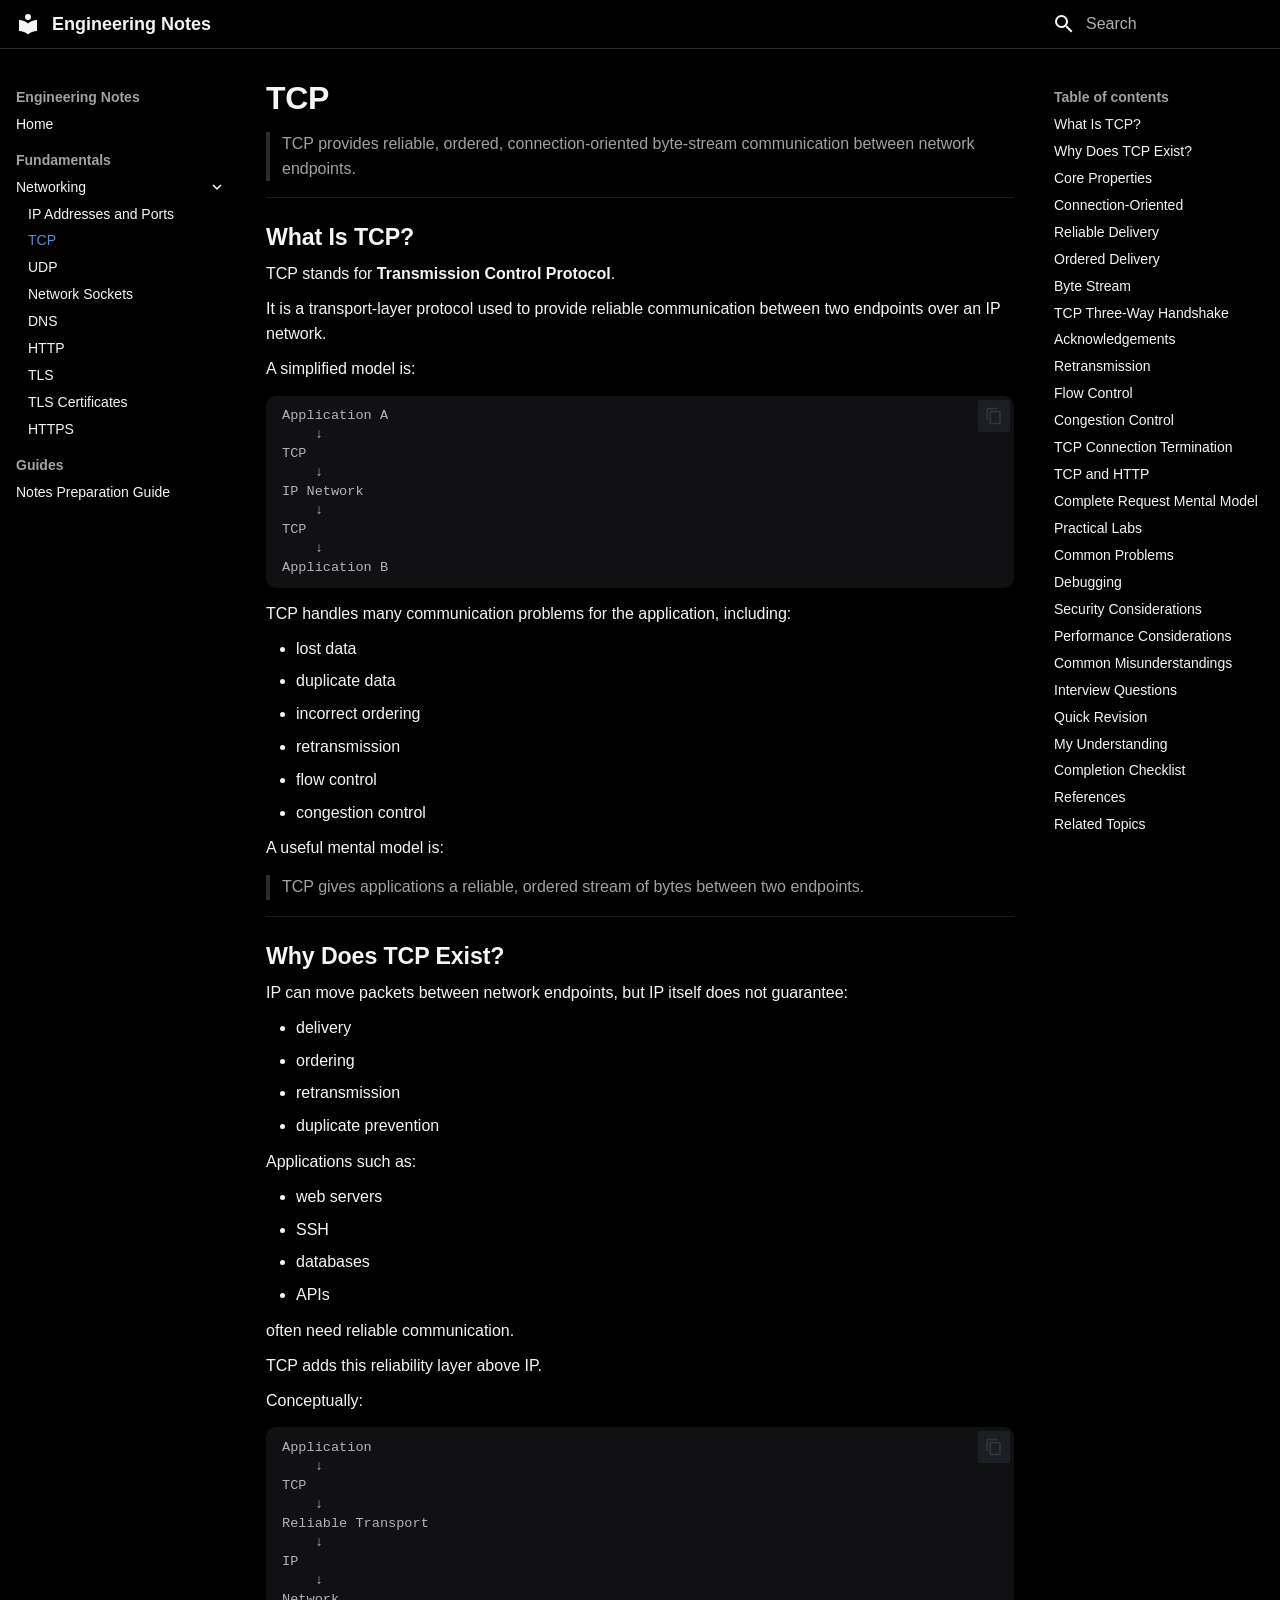
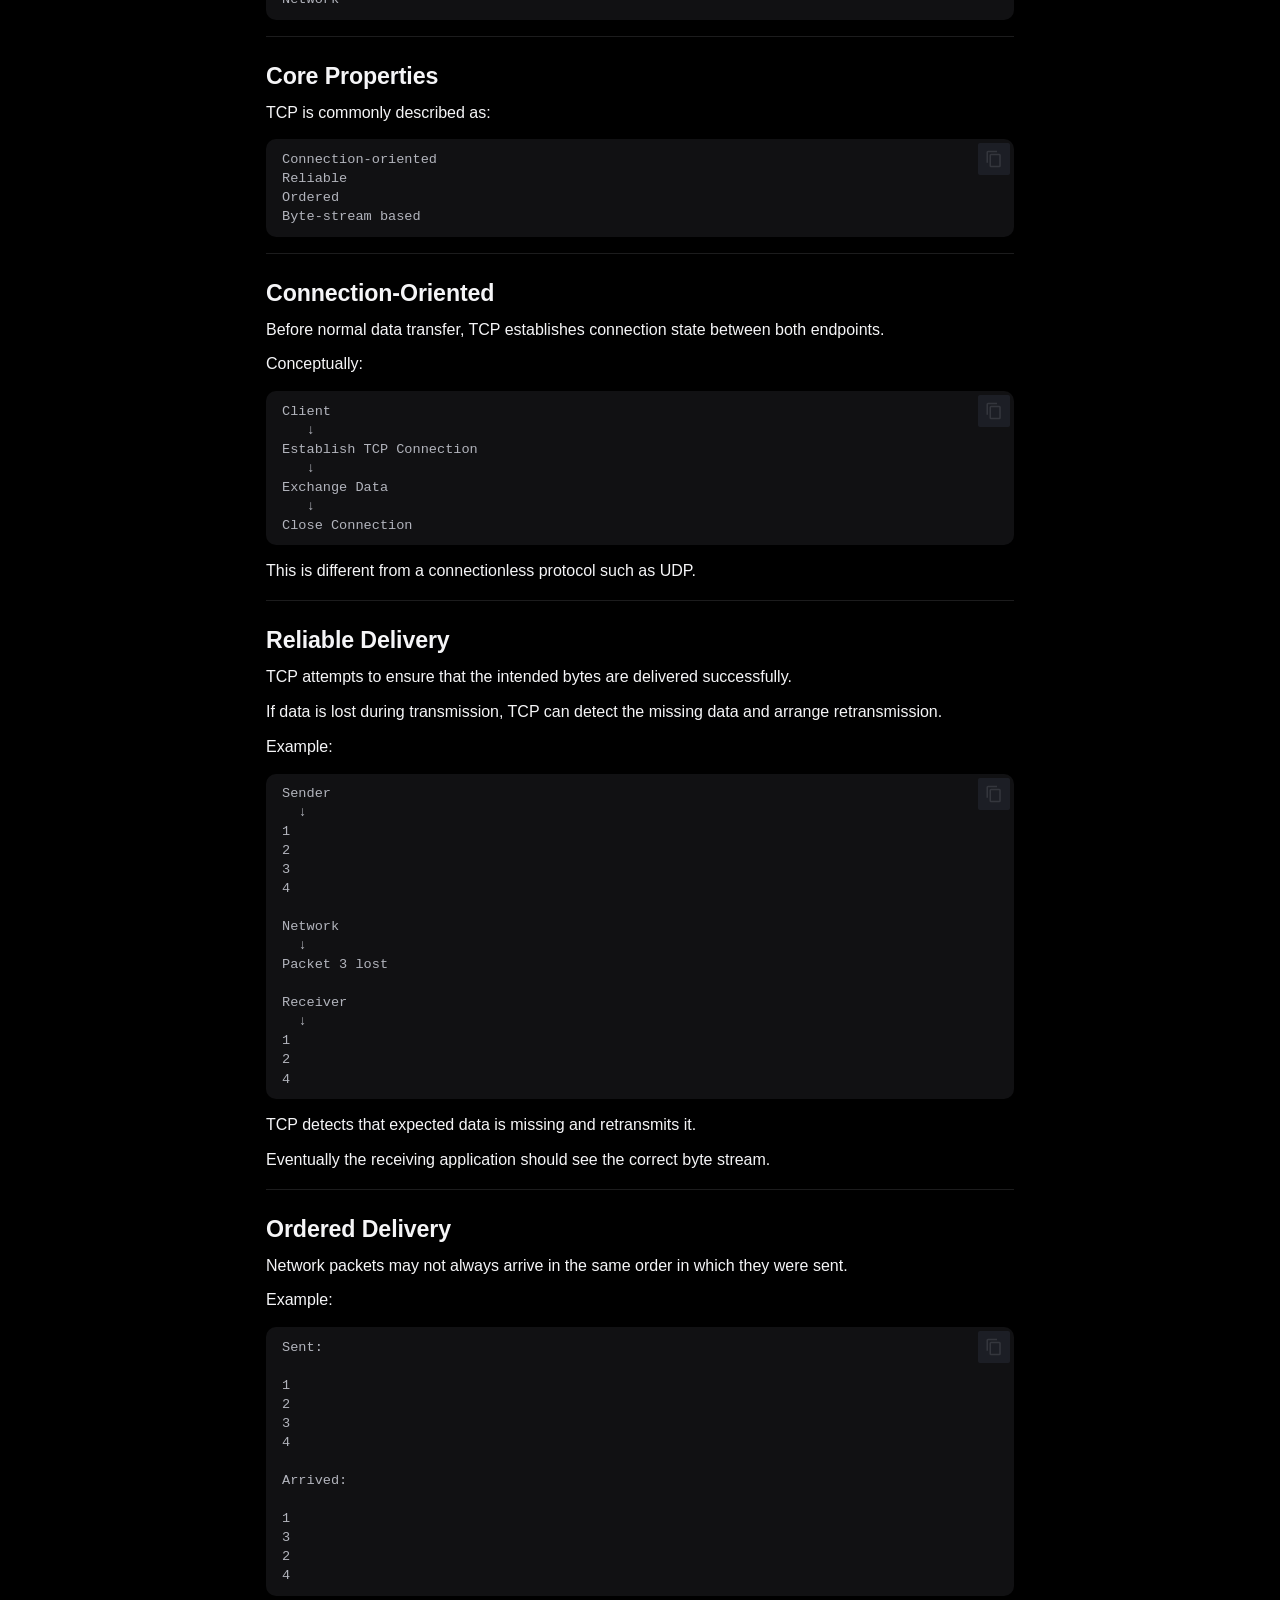
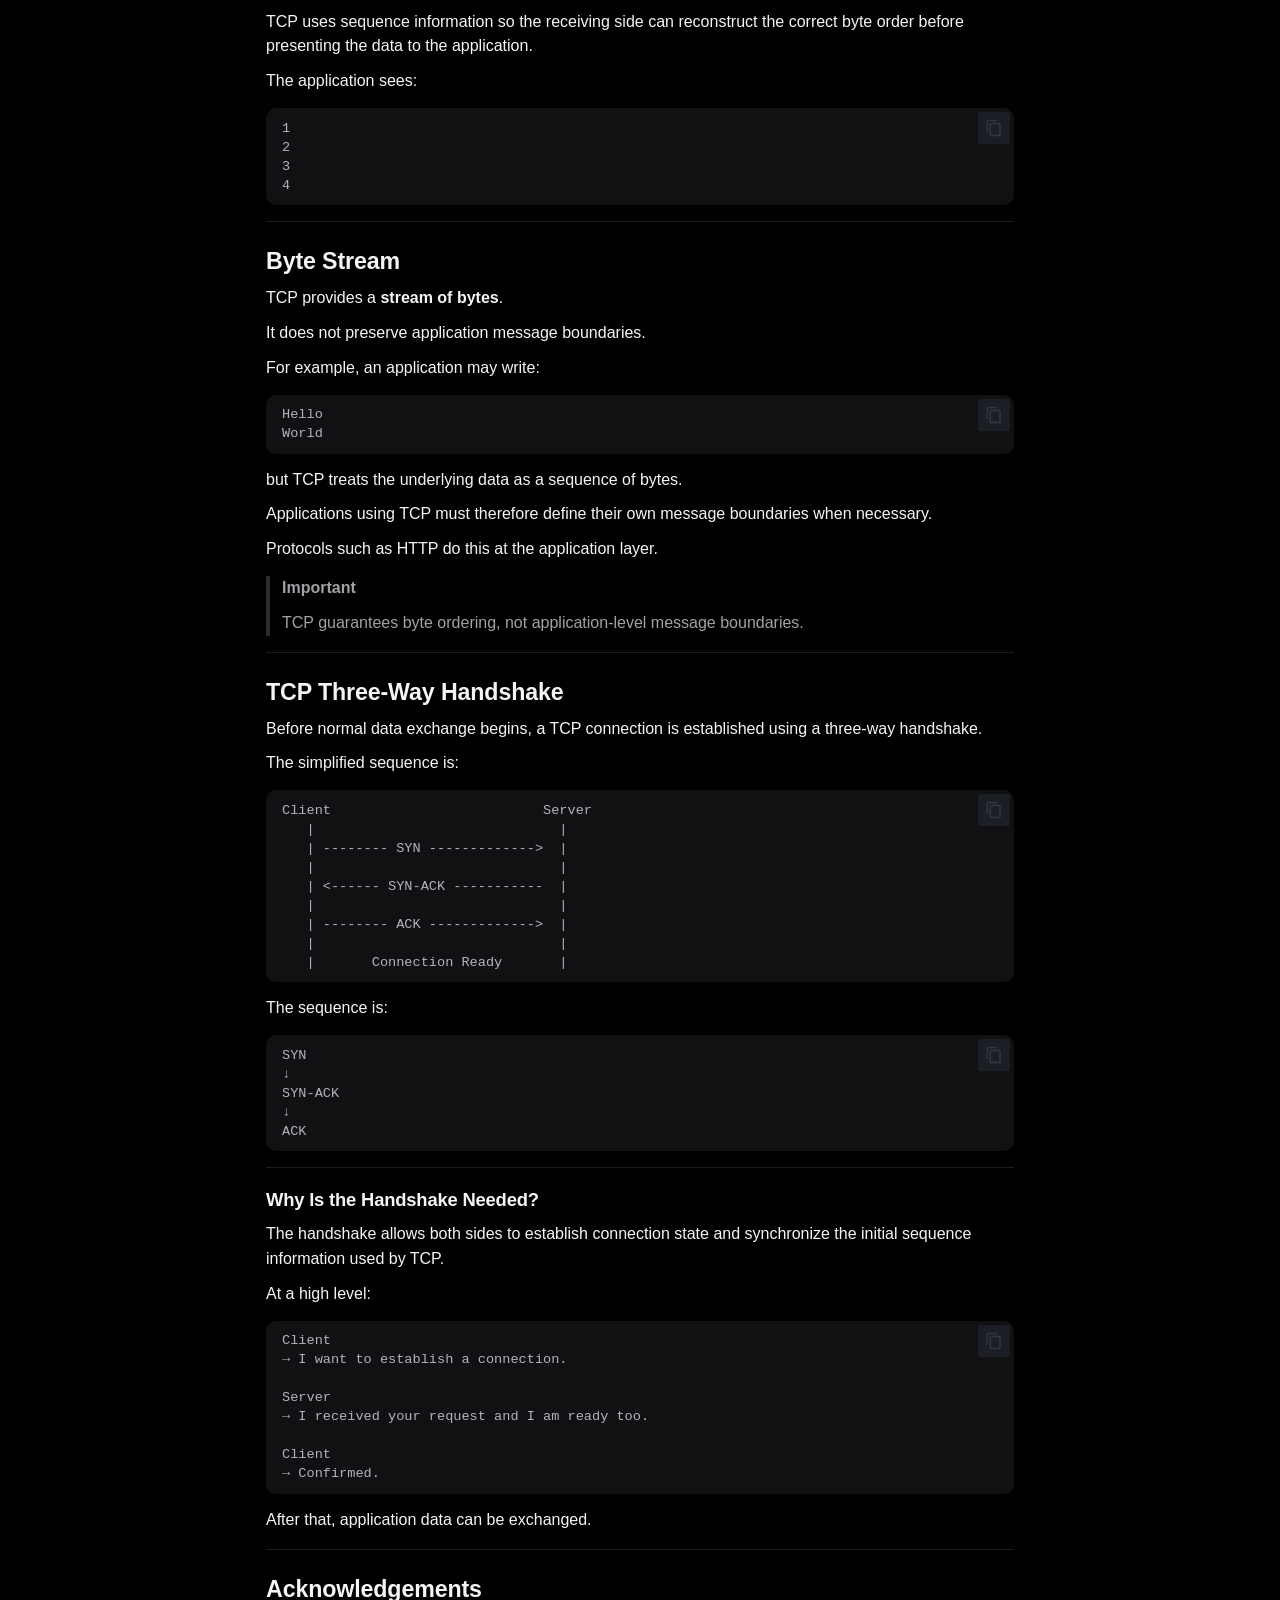
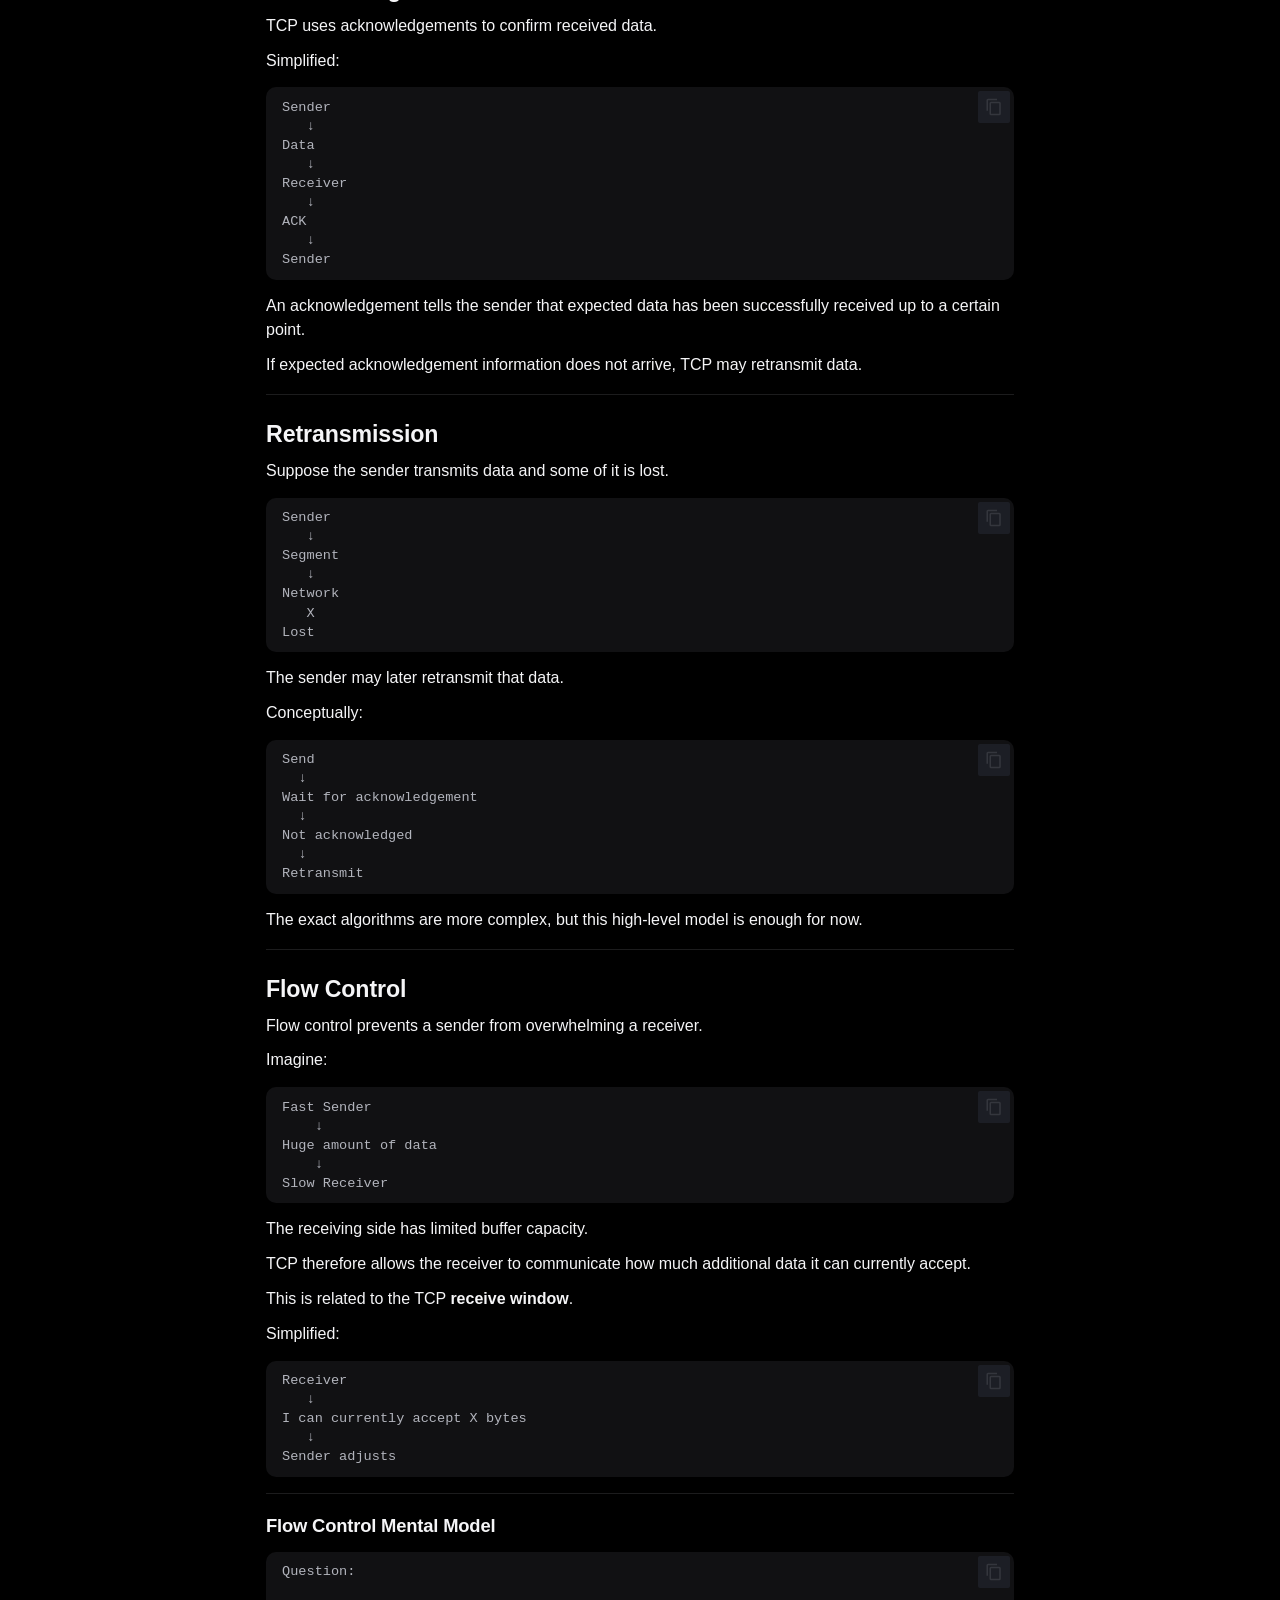
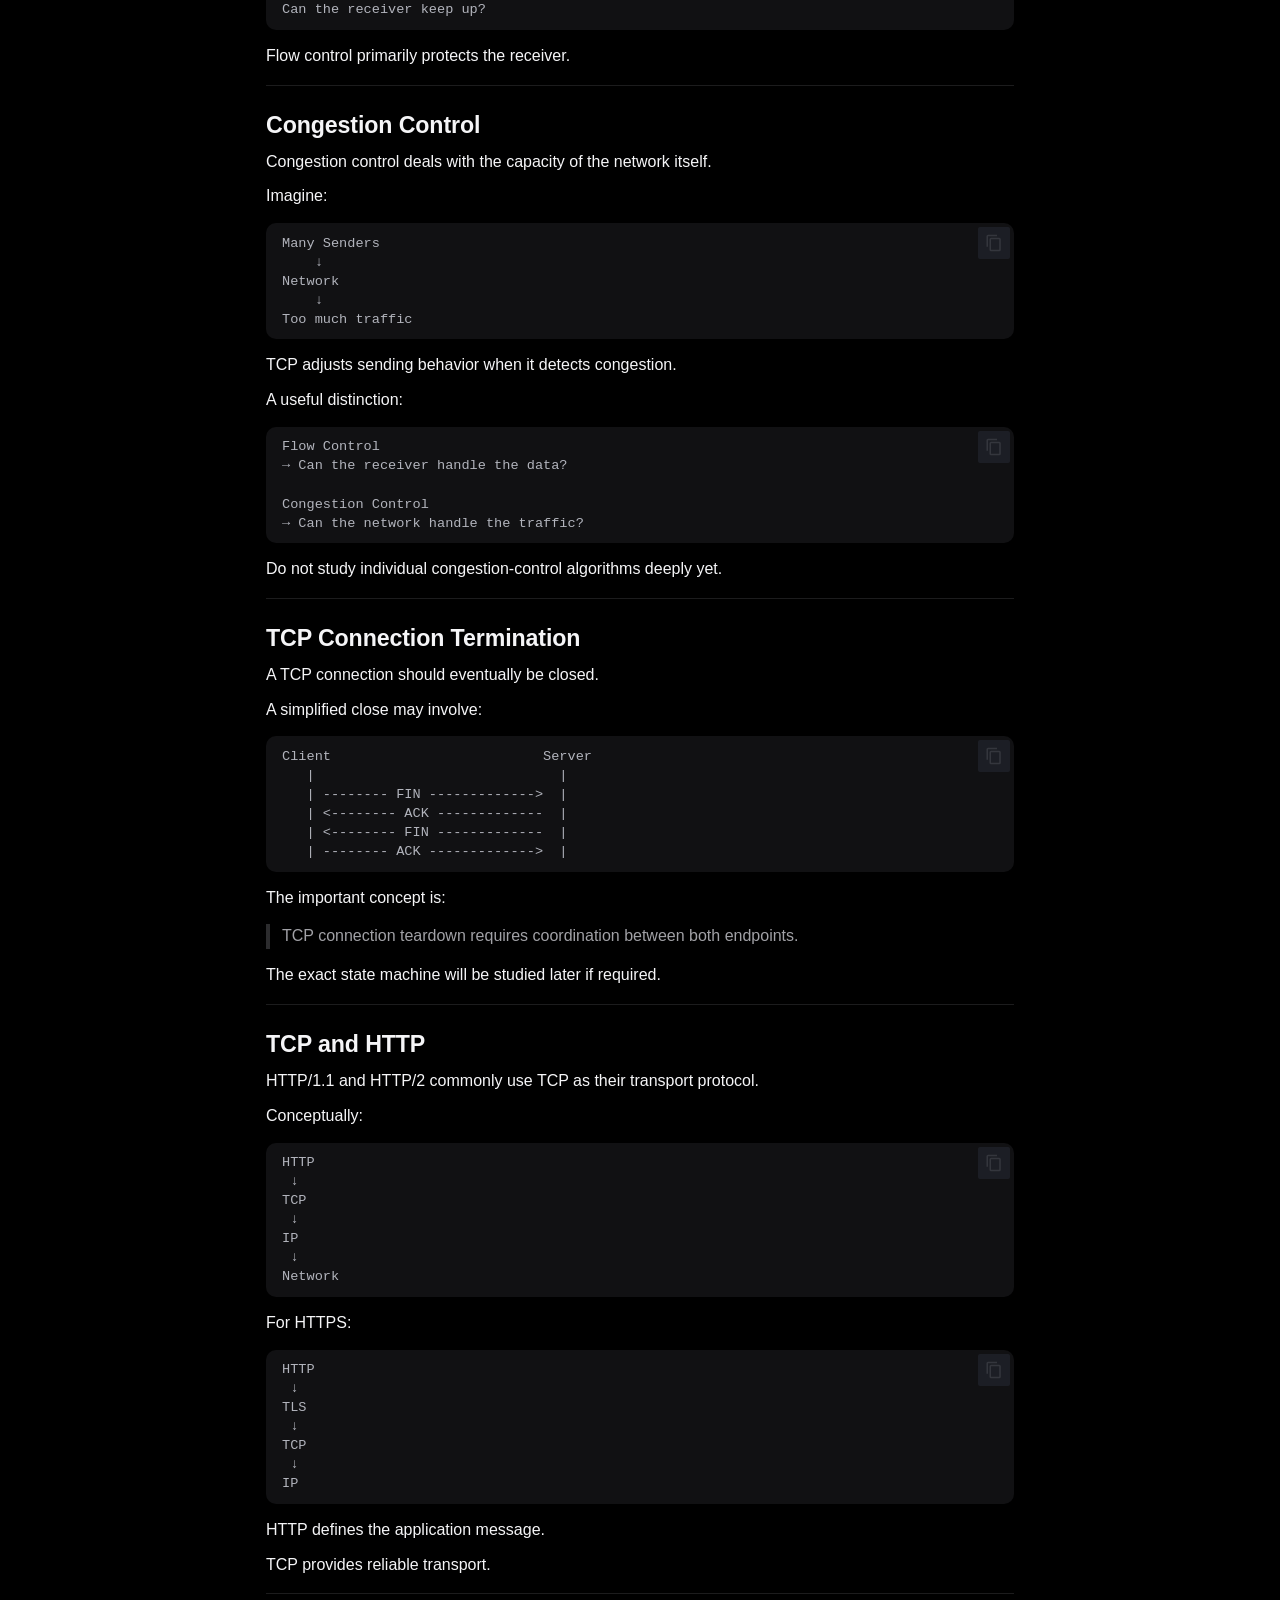
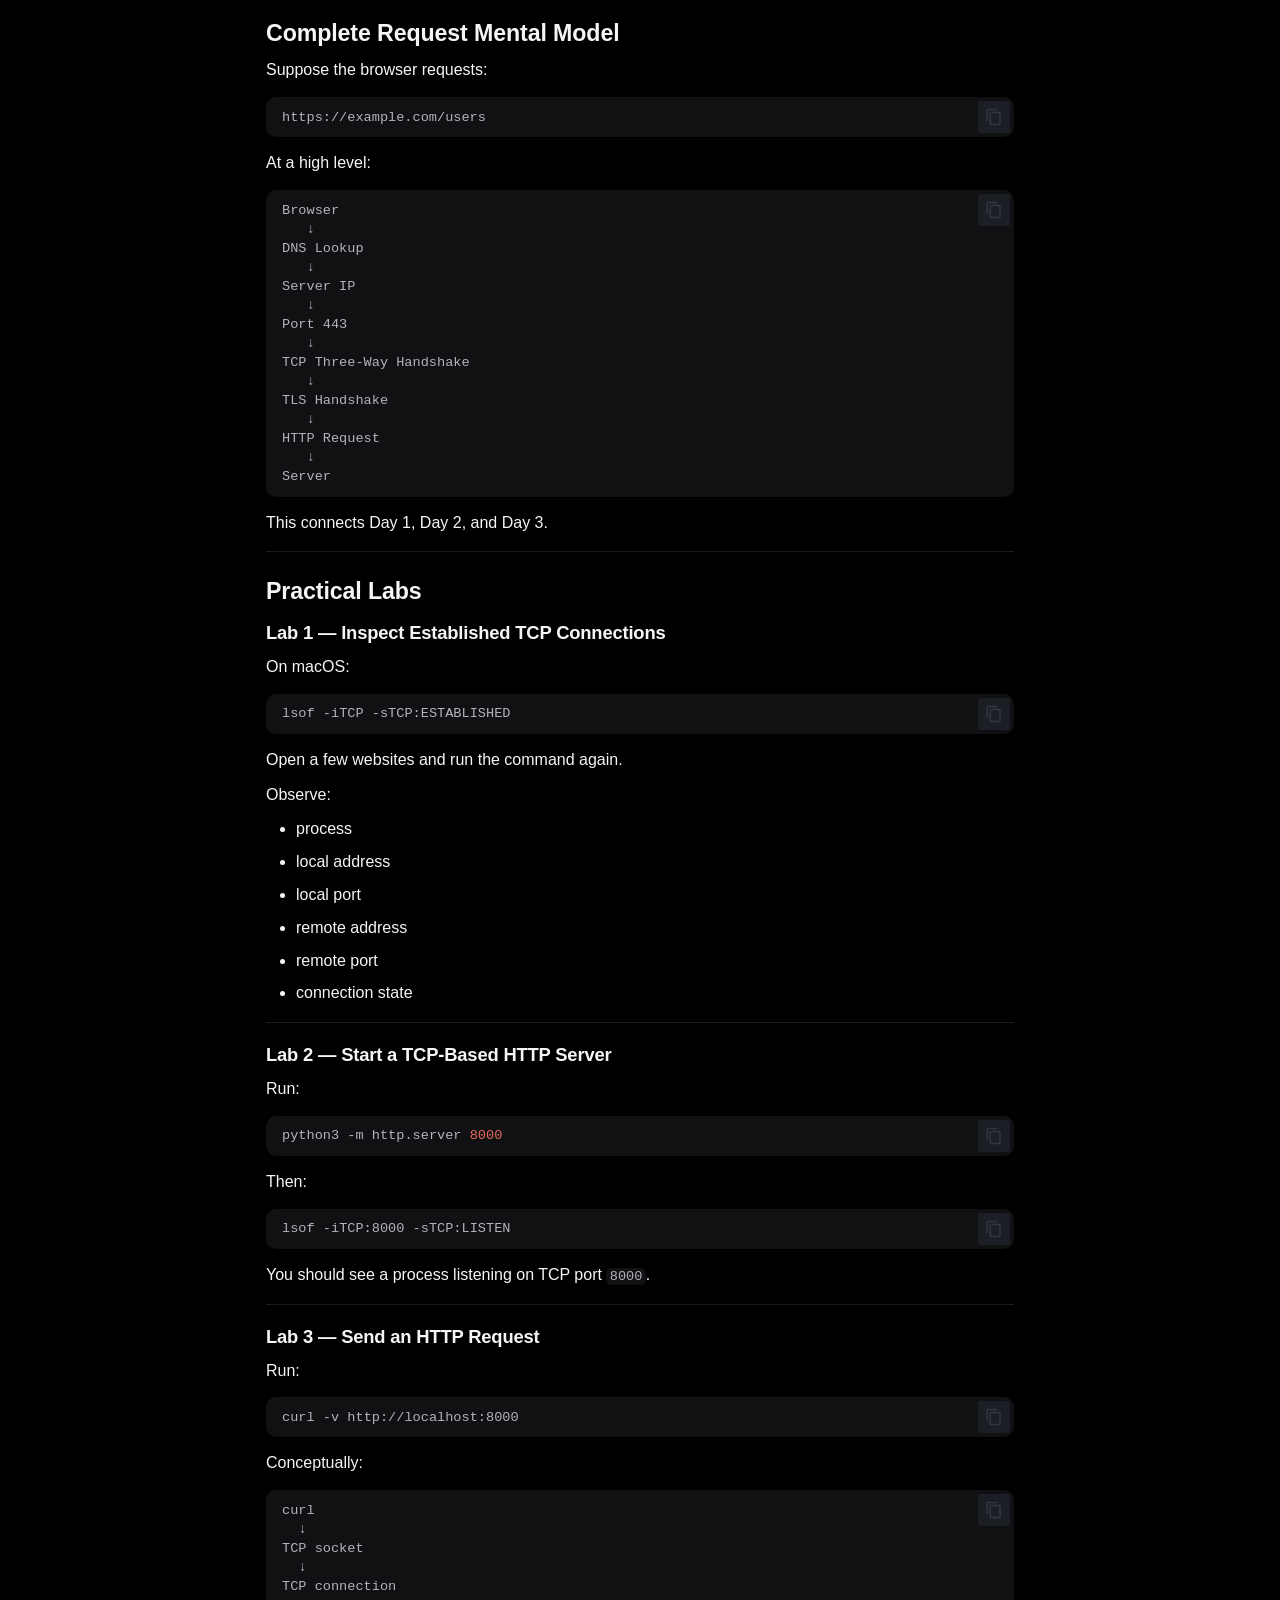
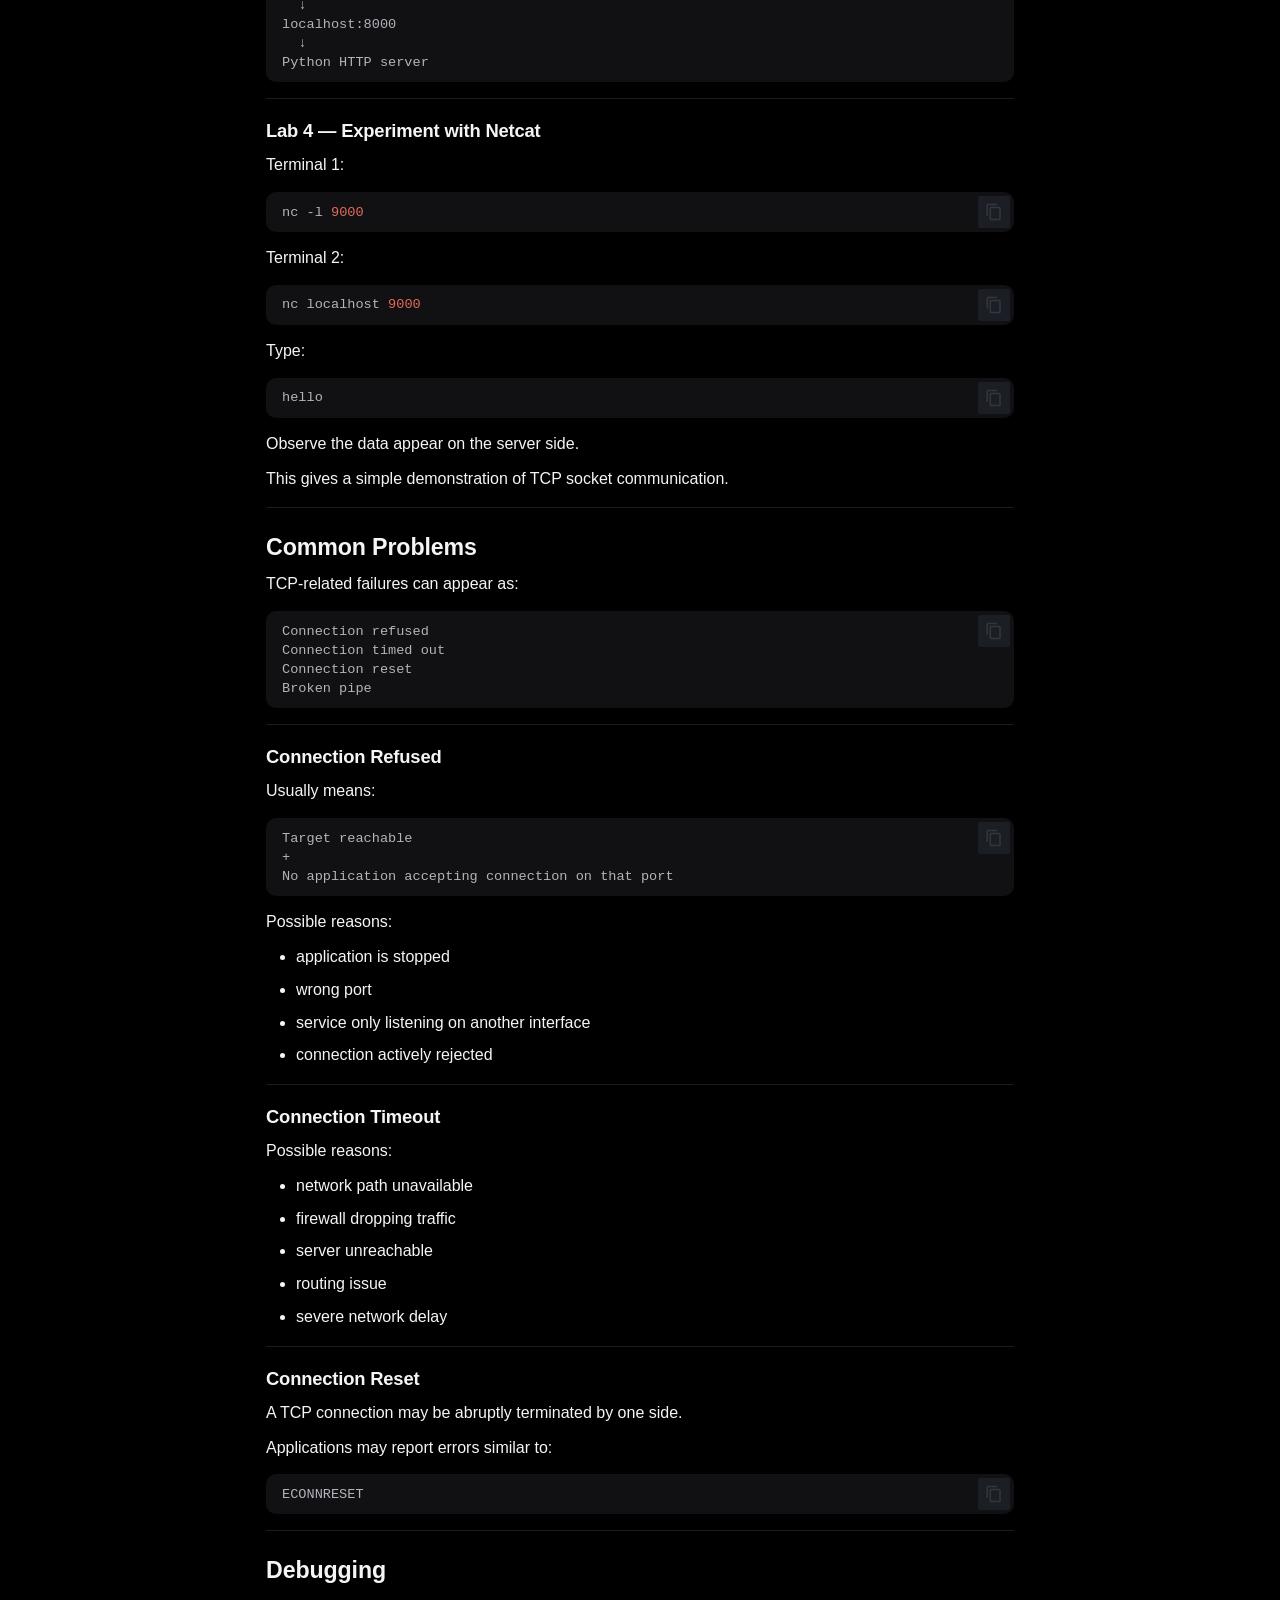
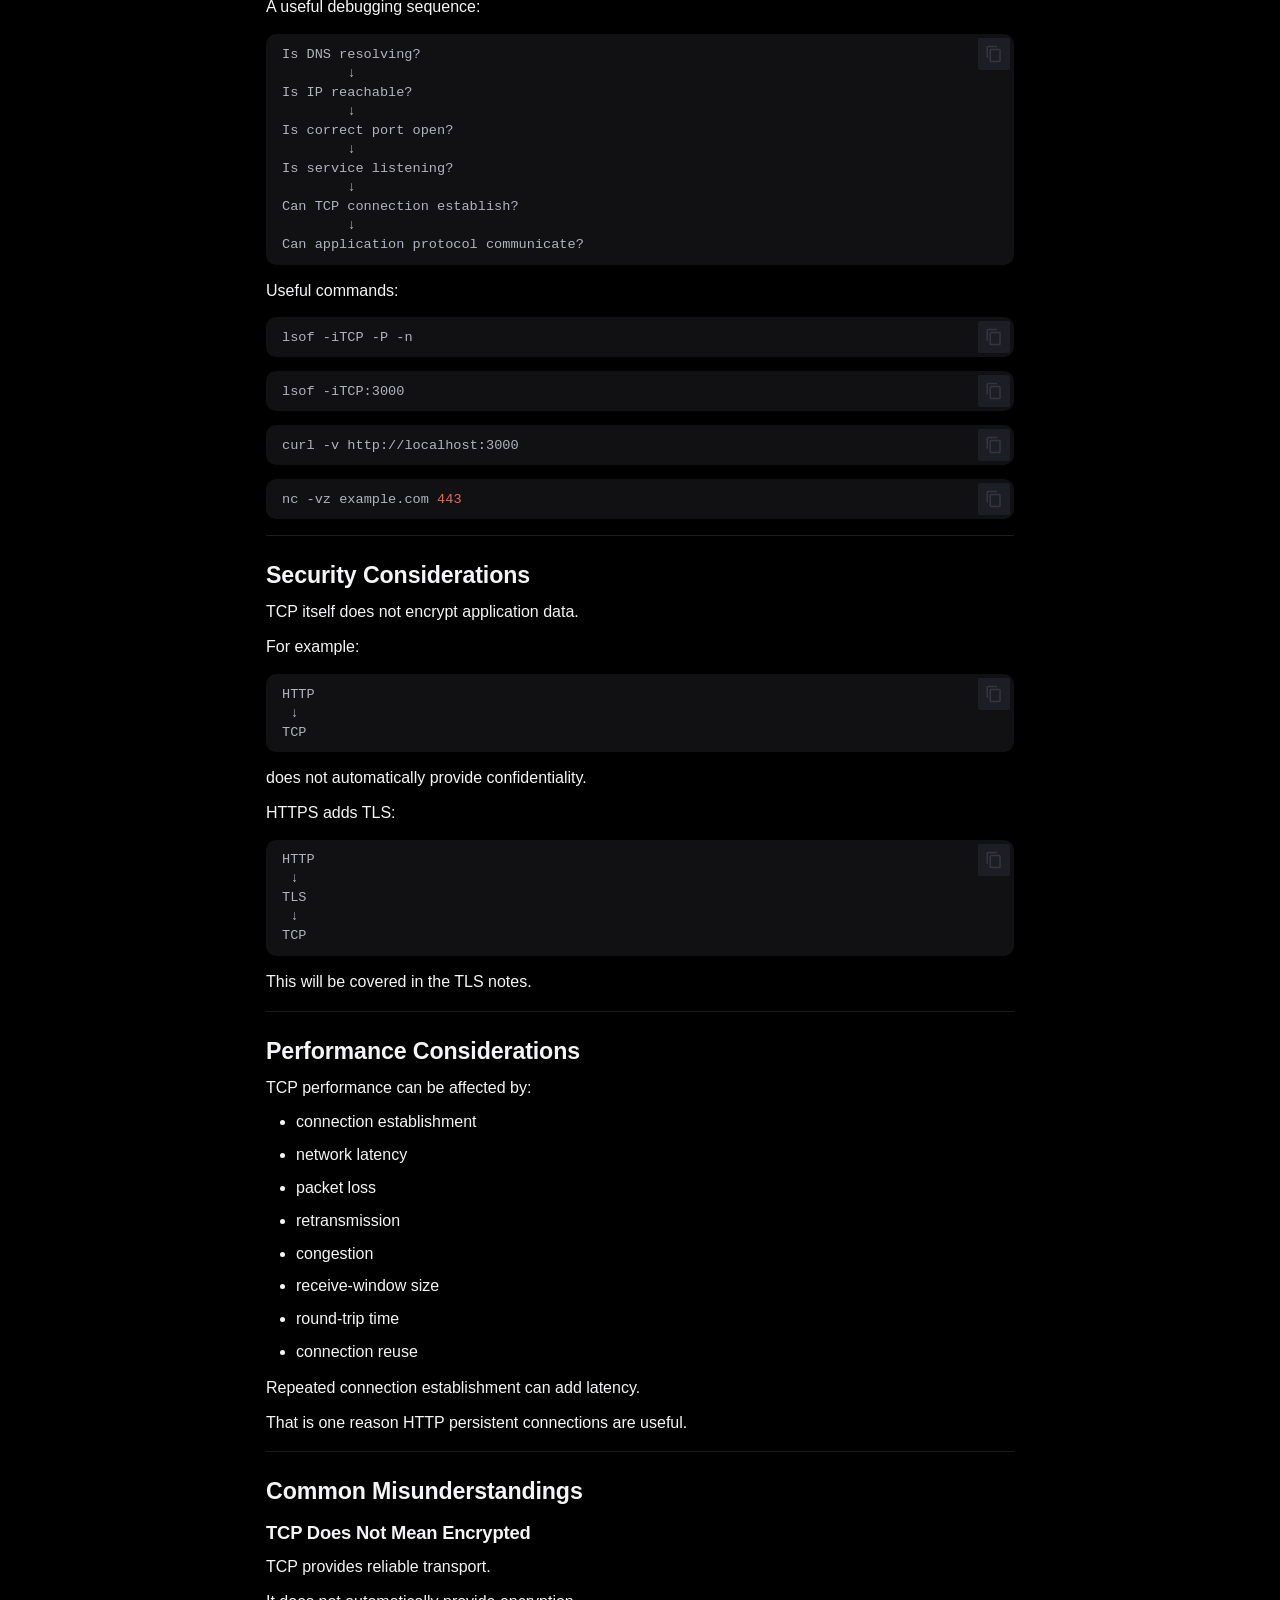
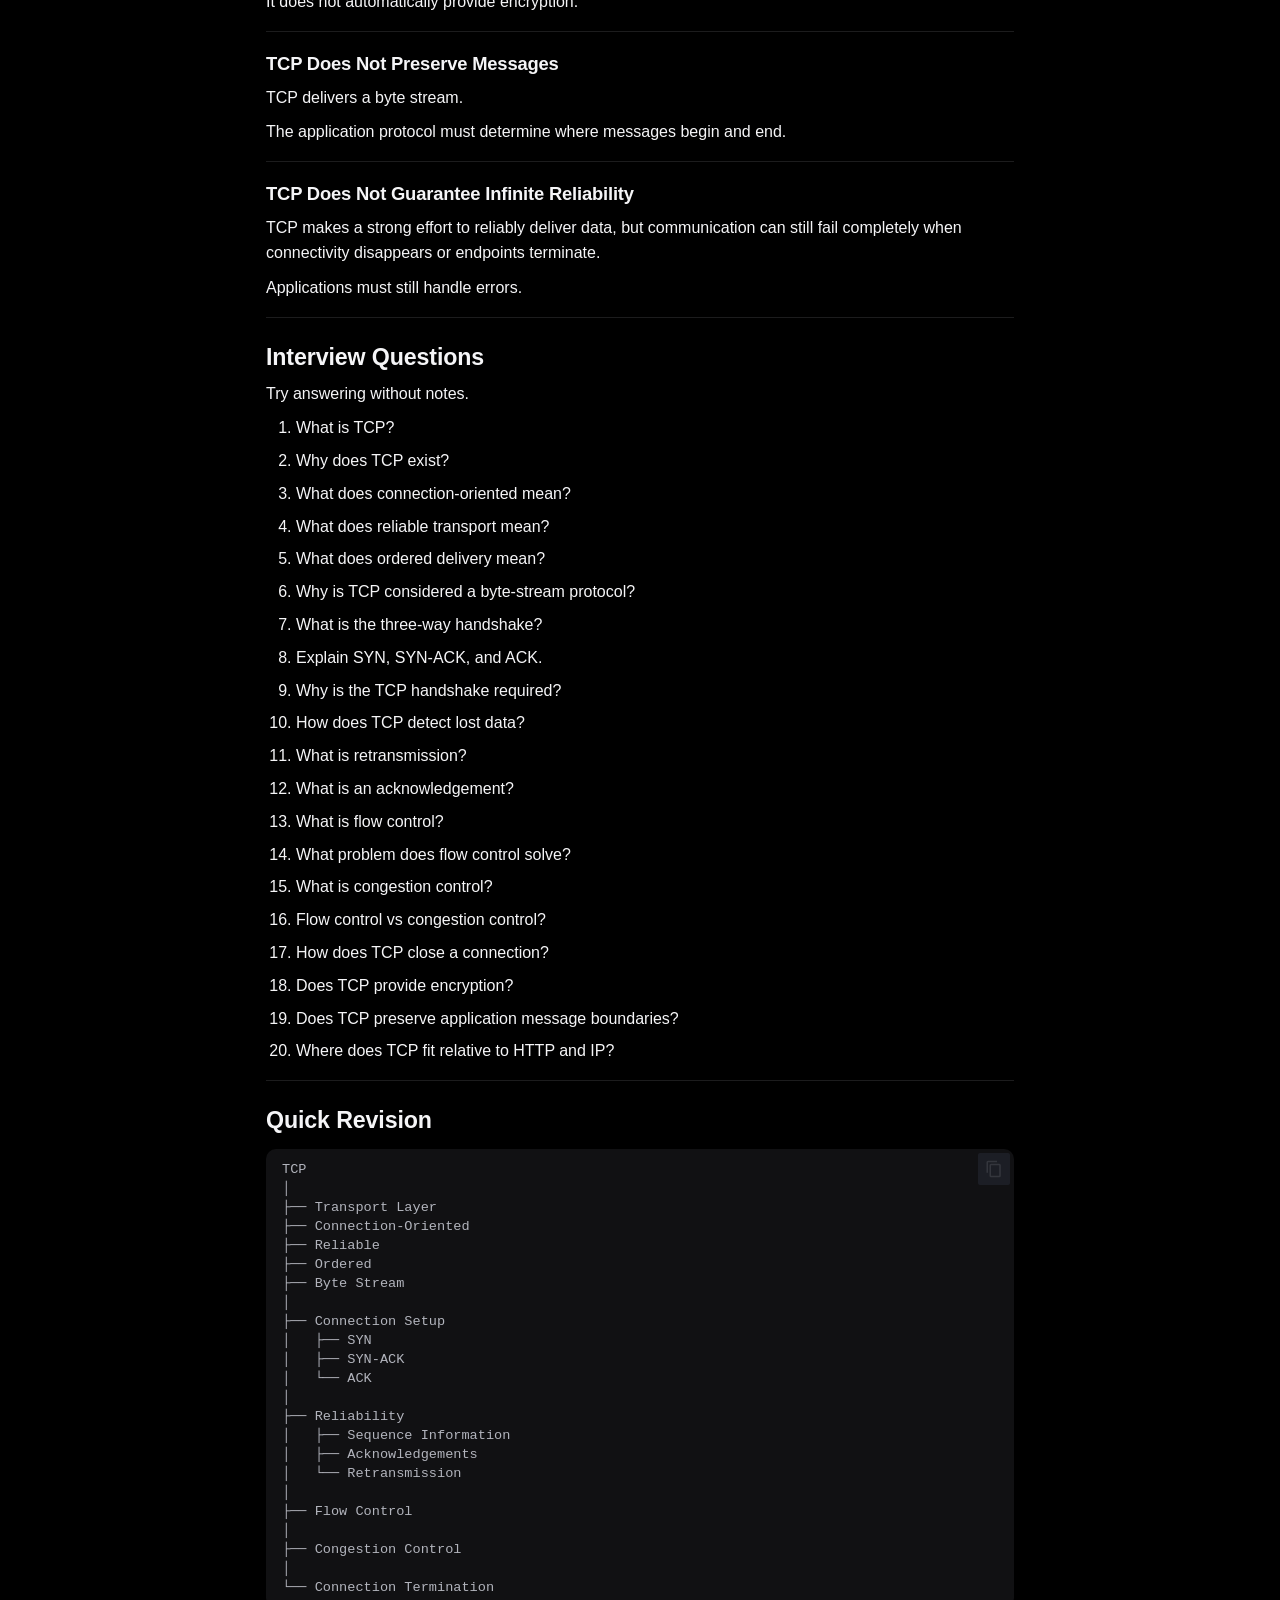
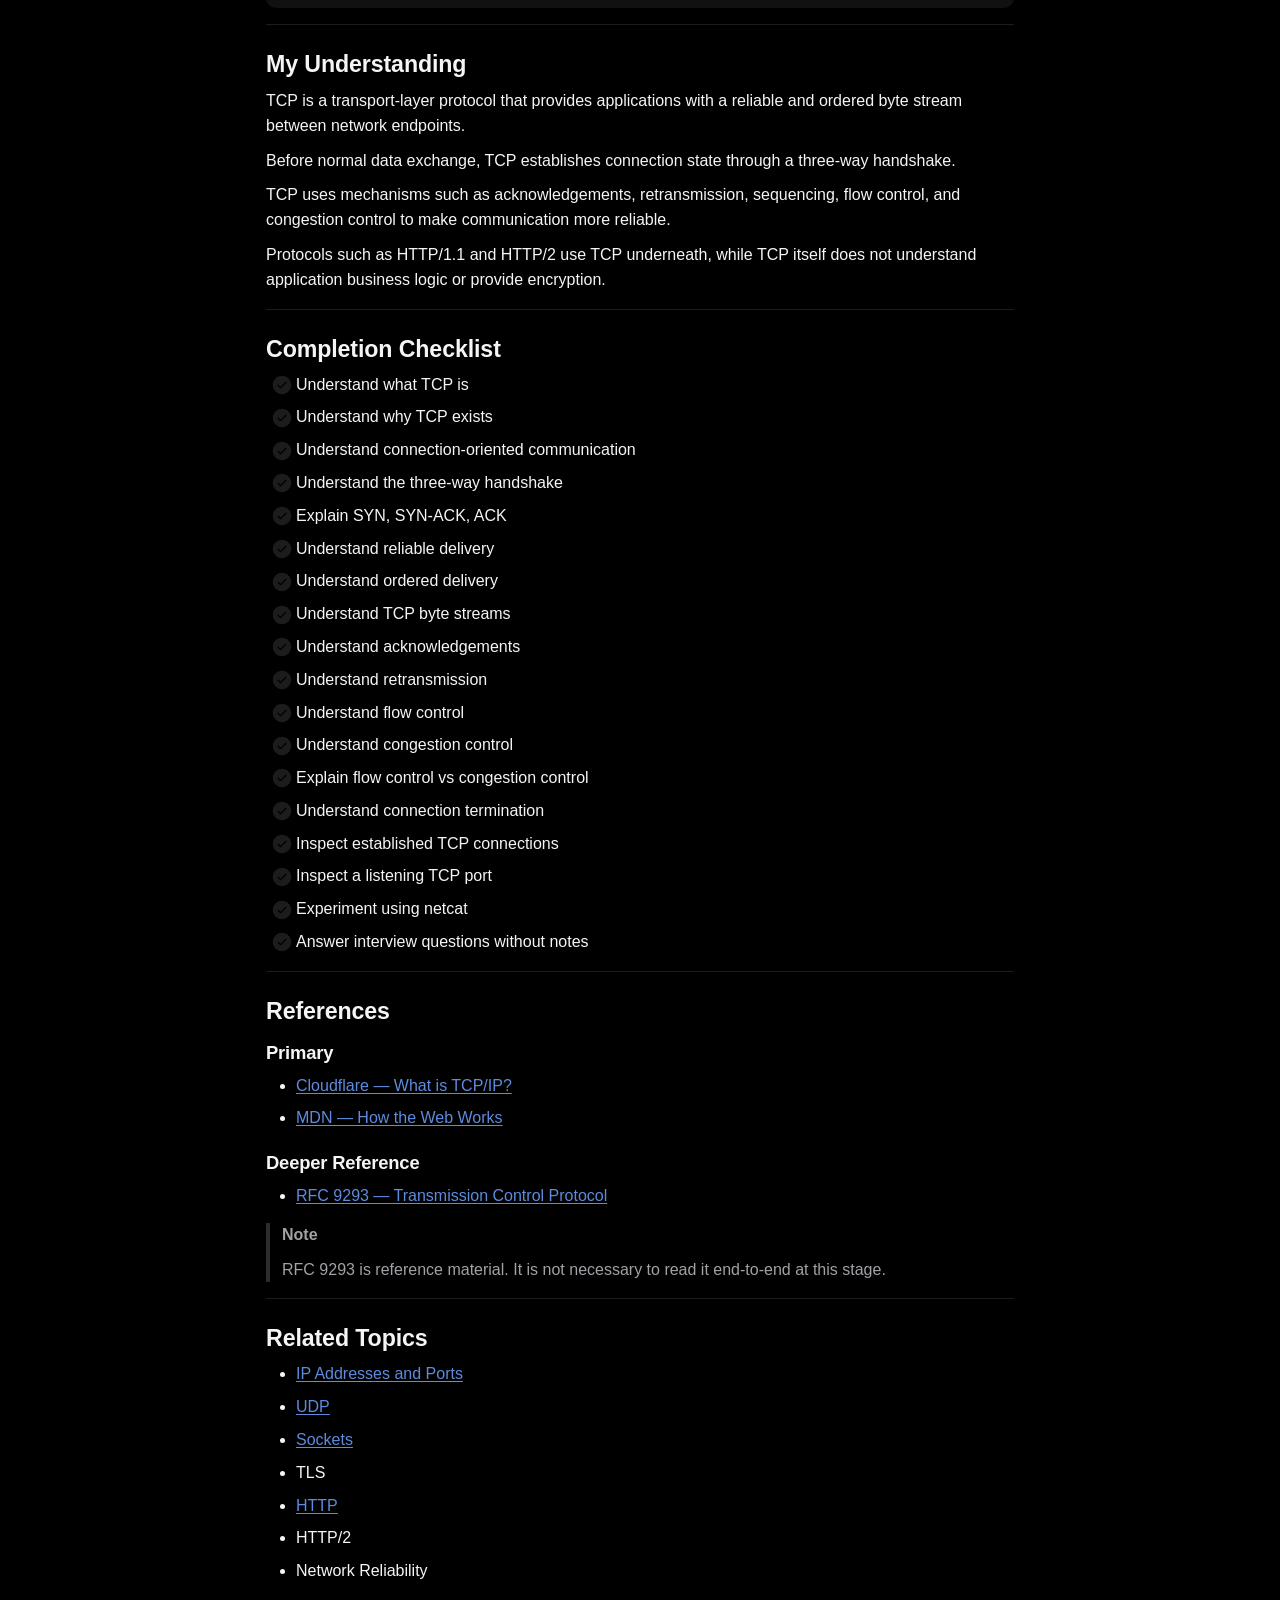
<file: fundamentals/networking/tcp/index.html>
<!doctype html>
<html lang="en" class="no-js">
  <head>
    
      <meta charset="utf-8">
      <meta name="viewport" content="width=device-width,initial-scale=1">
      
        <meta name="description" content="Practical, interconnected notes for engineering foundations.">
      
      
        <meta name="author" content="Mahesh Pawar">
      
      
        <link rel="canonical" href="https://pawar-mahesh.github.io/engineering-notes/fundamentals/networking/tcp/">
      
      
        <link rel="prev" href="../ip-addresses-and-ports/">
      
      
        <link rel="next" href="../udp/">
      
      
        
      
      
      <link rel="icon" href="../../../assets/images/favicon.png">
      <meta name="generator" content="mkdocs-1.6.1, mkdocs-material-9.8.0">
    
    
      
        <title>TCP - Engineering Notes</title>
      
    
    
      <link rel="stylesheet" href="../../../assets/stylesheets/main.57a0d79d.min.css">
      
        
        <link rel="stylesheet" href="../../../assets/stylesheets/palette.fb2fffe2.min.css">
      
      


    
    
      
    
    
      
    
    
      <link rel="stylesheet" href="../../../assets/stylesheets/extra.css">
    
    <script>__md_scope=new URL("../../..",location),__md_hash=e=>[...e].reduce(((e,_)=>(e<<5)-e+_.charCodeAt(0)),0),__md_get=(e,_=localStorage,t=__md_scope)=>JSON.parse(_.getItem(t.pathname+"."+e)),__md_set=(e,_,t=localStorage,a=__md_scope)=>{try{t.setItem(a.pathname+"."+e,JSON.stringify(_))}catch(e){}}</script>
    
      

    
    
  </head>
  
  
    
    
    
    
    
    <body dir="ltr" data-md-color-scheme="slate" data-md-color-primary="black" data-md-color-accent="blue">
  
    
    <input class="md-toggle" data-md-toggle="drawer" type="checkbox" id="__drawer" autocomplete="off">
    <input class="md-toggle" data-md-toggle="search" type="checkbox" id="__search" autocomplete="off">
    <label class="md-overlay" for="__drawer"></label>
    <div data-md-component="skip">
      
        
        <a href="#tcp" class="md-skip">
          Skip to content
        </a>
      
    </div>
    <div data-md-component="announce">
      
    </div>
    
    
      

  

<header class="md-header md-header--shadow" data-md-component="header">
  <nav class="md-header__inner md-grid" aria-label="Header">
    <a href="../../.." title="Engineering Notes" class="md-header__button md-logo" aria-label="Engineering Notes" data-md-component="logo">
      
  
  <svg xmlns="http://www.w3.org/2000/svg" viewBox="0 0 24 24"><path d="M12 8a3 3 0 0 0 3-3 3 3 0 0 0-3-3 3 3 0 0 0-3 3 3 3 0 0 0 3 3m0 3.54C9.64 9.35 6.5 8 3 8v11c3.5 0 6.64 1.35 9 3.54 2.36-2.19 5.5-3.54 9-3.54V8c-3.5 0-6.64 1.35-9 3.54"/></svg>

    </a>
    <label class="md-header__button md-icon" for="__drawer">
      
      <svg xmlns="http://www.w3.org/2000/svg" viewBox="0 0 24 24"><path d="M3 6h18v2H3zm0 5h18v2H3zm0 5h18v2H3z"/></svg>
    </label>
    <div class="md-header__title" data-md-component="header-title">
      <div class="md-header__ellipsis">
        <div class="md-header__topic">
          <span class="md-ellipsis">
            Engineering Notes
          </span>
        </div>
        <div class="md-header__topic" data-md-component="header-topic">
          <span class="md-ellipsis">
            
              TCP
            
          </span>
        </div>
      </div>
    </div>
    
      
    
    
    
    
      
      
        <label class="md-header__button md-icon" for="__search">
          
          <svg xmlns="http://www.w3.org/2000/svg" viewBox="0 0 24 24"><path d="M9.5 3A6.5 6.5 0 0 1 16 9.5c0 1.61-.59 3.09-1.56 4.23l.27.27h.79l5 5-1.5 1.5-5-5v-.79l-.27-.27A6.52 6.52 0 0 1 9.5 16 6.5 6.5 0 0 1 3 9.5 6.5 6.5 0 0 1 9.5 3m0 2C7 5 5 7 5 9.5S7 14 9.5 14 14 12 14 9.5 12 5 9.5 5"/></svg>
        </label>
        
<div class="md-search" data-md-component="search" role="dialog" aria-label="Search">
  <label class="md-search__overlay" for="__search"></label>
  <div class="md-search__inner" role="search">
    <form class="md-search__form" name="search">
      <input type="text" class="md-search__input" name="query" aria-label="Search" placeholder="Search" autocapitalize="off" autocorrect="off" autocomplete="off" spellcheck="false" data-md-component="search-query" required>
      <label class="md-search__icon md-icon" for="__search">
        
        <svg xmlns="http://www.w3.org/2000/svg" viewBox="0 0 24 24"><path d="M9.5 3A6.5 6.5 0 0 1 16 9.5c0 1.61-.59 3.09-1.56 4.23l.27.27h.79l5 5-1.5 1.5-5-5v-.79l-.27-.27A6.52 6.52 0 0 1 9.5 16 6.5 6.5 0 0 1 3 9.5 6.5 6.5 0 0 1 9.5 3m0 2C7 5 5 7 5 9.5S7 14 9.5 14 14 12 14 9.5 12 5 9.5 5"/></svg>
        
        <svg xmlns="http://www.w3.org/2000/svg" viewBox="0 0 24 24"><path d="M20 11v2H8l5.5 5.5-1.42 1.42L4.16 12l7.92-7.92L13.5 5.5 8 11z"/></svg>
      </label>
      <nav class="md-search__options" aria-label="Search">
        <button type="reset" class="md-search__icon md-icon" title="Clear" aria-label="Clear" tabindex="-1">
          
          <svg xmlns="http://www.w3.org/2000/svg" viewBox="0 0 24 24"><path d="M19 6.41 17.59 5 12 10.59 6.41 5 5 6.41 10.59 12 5 17.59 6.41 19 12 13.41 17.59 19 19 17.59 13.41 12z"/></svg>
        </button>
      </nav>
      
        <div class="md-search__suggest" data-md-component="search-suggest"></div>
      
    </form>
    <div class="md-search__output">
      <div class="md-search__scrollwrap" tabindex="0" data-md-scrollfix>
        <div class="md-search-result" data-md-component="search-result">
          <div class="md-search-result__meta">
            Initializing search
          </div>
          <ol class="md-search-result__list" role="presentation"></ol>
        </div>
      </div>
    </div>
  </div>
</div>
      
    
    
  </nav>
  
</header>
    
    <div class="md-container" data-md-component="container">
      
      
        
          
        
      
      <main class="md-main" data-md-component="main">
        <div class="md-main__inner md-grid">
          
            
              
              <div class="md-sidebar md-sidebar--primary" data-md-component="sidebar" data-md-type="navigation" >
                <div class="md-sidebar__scrollwrap">
                  <div class="md-sidebar__inner">
                    



<nav class="md-nav md-nav--primary" aria-label="Navigation" data-md-level="0">
  <label class="md-nav__title" for="__drawer">
    <a href="../../.." title="Engineering Notes" class="md-nav__button md-logo" aria-label="Engineering Notes" data-md-component="logo">
      
  
  <svg xmlns="http://www.w3.org/2000/svg" viewBox="0 0 24 24"><path d="M12 8a3 3 0 0 0 3-3 3 3 0 0 0-3-3 3 3 0 0 0-3 3 3 3 0 0 0 3 3m0 3.54C9.64 9.35 6.5 8 3 8v11c3.5 0 6.64 1.35 9 3.54 2.36-2.19 5.5-3.54 9-3.54V8c-3.5 0-6.64 1.35-9 3.54"/></svg>

    </a>
    Engineering Notes
  </label>
  
  <ul class="md-nav__list" data-md-scrollfix>
    
      
      
  
  
  
  
    <li class="md-nav__item">
      <a href="../../.." class="md-nav__link">
        
  
  
  <span class="md-ellipsis">
    
  
    Home
  

    
  </span>
  
  

      </a>
    </li>
  

    
      
      
  
  
    
  
  
  
    
    
    
    
      
        
        
      
    
    
    <li class="md-nav__item md-nav__item--active md-nav__item--section md-nav__item--nested">
      
        
        
        <input class="md-nav__toggle md-toggle " type="checkbox" id="__nav_2" checked>
        
          
          <label class="md-nav__link" for="__nav_2" id="__nav_2_label" tabindex="">
            
  
  
  <span class="md-ellipsis">
    
  
    Fundamentals
  

    
  </span>
  
  

            <span class="md-nav__icon md-icon"></span>
          </label>
        
        <nav class="md-nav" data-md-level="1" aria-labelledby="__nav_2_label" aria-expanded="true">
          <label class="md-nav__title" for="__nav_2">
            <span class="md-nav__icon md-icon"></span>
            
  
    Fundamentals
  

          </label>
          <ul class="md-nav__list" data-md-scrollfix>
            
              
                
  
  
    
  
  
  
    
    
    
    
      
    
    
    <li class="md-nav__item md-nav__item--active md-nav__item--nested">
      
        
        
        <input class="md-nav__toggle md-toggle " type="checkbox" id="__nav_2_1" checked>
        
          
          <label class="md-nav__link" for="__nav_2_1" id="__nav_2_1_label" tabindex="0">
            
  
  
  <span class="md-ellipsis">
    
  
    Networking
  

    
  </span>
  
  

            <span class="md-nav__icon md-icon"></span>
          </label>
        
        <nav class="md-nav" data-md-level="2" aria-labelledby="__nav_2_1_label" aria-expanded="true">
          <label class="md-nav__title" for="__nav_2_1">
            <span class="md-nav__icon md-icon"></span>
            
  
    Networking
  

          </label>
          <ul class="md-nav__list" data-md-scrollfix>
            
              
                
  
  
  
  
    <li class="md-nav__item">
      <a href="../ip-addresses-and-ports/" class="md-nav__link">
        
  
  
  <span class="md-ellipsis">
    
  
    IP Addresses and Ports
  

    
  </span>
  
  

      </a>
    </li>
  

              
            
              
                
  
  
    
  
  
  
    <li class="md-nav__item md-nav__item--active">
      
      <input class="md-nav__toggle md-toggle" type="checkbox" id="__toc">
      
      
        
      
      
        <label class="md-nav__link md-nav__link--active" for="__toc">
          
  
  
  <span class="md-ellipsis">
    
  
    TCP
  

    
  </span>
  
  

          <span class="md-nav__icon md-icon"></span>
        </label>
      
      <a href="./" class="md-nav__link md-nav__link--active">
        
  
  
  <span class="md-ellipsis">
    
  
    TCP
  

    
  </span>
  
  

      </a>
      
        

<nav class="md-nav md-nav--secondary" aria-label="Table of contents">
  
  
  
    
  
  
    <label class="md-nav__title" for="__toc">
      <span class="md-nav__icon md-icon"></span>
      Table of contents
    </label>
    <ul class="md-nav__list" data-md-component="toc" data-md-scrollfix>
      
        <li class="md-nav__item">
  <a href="#what-is-tcp" class="md-nav__link">
    <span class="md-ellipsis">
      
        What Is TCP?
      
    </span>
  </a>
  
</li>
      
        <li class="md-nav__item">
  <a href="#why-does-tcp-exist" class="md-nav__link">
    <span class="md-ellipsis">
      
        Why Does TCP Exist?
      
    </span>
  </a>
  
</li>
      
        <li class="md-nav__item">
  <a href="#core-properties" class="md-nav__link">
    <span class="md-ellipsis">
      
        Core Properties
      
    </span>
  </a>
  
</li>
      
        <li class="md-nav__item">
  <a href="#connection-oriented" class="md-nav__link">
    <span class="md-ellipsis">
      
        Connection-Oriented
      
    </span>
  </a>
  
</li>
      
        <li class="md-nav__item">
  <a href="#reliable-delivery" class="md-nav__link">
    <span class="md-ellipsis">
      
        Reliable Delivery
      
    </span>
  </a>
  
</li>
      
        <li class="md-nav__item">
  <a href="#ordered-delivery" class="md-nav__link">
    <span class="md-ellipsis">
      
        Ordered Delivery
      
    </span>
  </a>
  
</li>
      
        <li class="md-nav__item">
  <a href="#byte-stream" class="md-nav__link">
    <span class="md-ellipsis">
      
        Byte Stream
      
    </span>
  </a>
  
</li>
      
        <li class="md-nav__item">
  <a href="#tcp-three-way-handshake" class="md-nav__link">
    <span class="md-ellipsis">
      
        TCP Three-Way Handshake
      
    </span>
  </a>
  
</li>
      
        <li class="md-nav__item">
  <a href="#acknowledgements" class="md-nav__link">
    <span class="md-ellipsis">
      
        Acknowledgements
      
    </span>
  </a>
  
</li>
      
        <li class="md-nav__item">
  <a href="#retransmission" class="md-nav__link">
    <span class="md-ellipsis">
      
        Retransmission
      
    </span>
  </a>
  
</li>
      
        <li class="md-nav__item">
  <a href="#flow-control" class="md-nav__link">
    <span class="md-ellipsis">
      
        Flow Control
      
    </span>
  </a>
  
</li>
      
        <li class="md-nav__item">
  <a href="#congestion-control" class="md-nav__link">
    <span class="md-ellipsis">
      
        Congestion Control
      
    </span>
  </a>
  
</li>
      
        <li class="md-nav__item">
  <a href="#tcp-connection-termination" class="md-nav__link">
    <span class="md-ellipsis">
      
        TCP Connection Termination
      
    </span>
  </a>
  
</li>
      
        <li class="md-nav__item">
  <a href="#tcp-and-http" class="md-nav__link">
    <span class="md-ellipsis">
      
        TCP and HTTP
      
    </span>
  </a>
  
</li>
      
        <li class="md-nav__item">
  <a href="#complete-request-mental-model" class="md-nav__link">
    <span class="md-ellipsis">
      
        Complete Request Mental Model
      
    </span>
  </a>
  
</li>
      
        <li class="md-nav__item">
  <a href="#practical-labs" class="md-nav__link">
    <span class="md-ellipsis">
      
        Practical Labs
      
    </span>
  </a>
  
</li>
      
        <li class="md-nav__item">
  <a href="#common-problems" class="md-nav__link">
    <span class="md-ellipsis">
      
        Common Problems
      
    </span>
  </a>
  
</li>
      
        <li class="md-nav__item">
  <a href="#debugging" class="md-nav__link">
    <span class="md-ellipsis">
      
        Debugging
      
    </span>
  </a>
  
</li>
      
        <li class="md-nav__item">
  <a href="#security-considerations" class="md-nav__link">
    <span class="md-ellipsis">
      
        Security Considerations
      
    </span>
  </a>
  
</li>
      
        <li class="md-nav__item">
  <a href="#performance-considerations" class="md-nav__link">
    <span class="md-ellipsis">
      
        Performance Considerations
      
    </span>
  </a>
  
</li>
      
        <li class="md-nav__item">
  <a href="#common-misunderstandings" class="md-nav__link">
    <span class="md-ellipsis">
      
        Common Misunderstandings
      
    </span>
  </a>
  
</li>
      
        <li class="md-nav__item">
  <a href="#interview-questions" class="md-nav__link">
    <span class="md-ellipsis">
      
        Interview Questions
      
    </span>
  </a>
  
</li>
      
        <li class="md-nav__item">
  <a href="#quick-revision" class="md-nav__link">
    <span class="md-ellipsis">
      
        Quick Revision
      
    </span>
  </a>
  
</li>
      
        <li class="md-nav__item">
  <a href="#my-understanding" class="md-nav__link">
    <span class="md-ellipsis">
      
        My Understanding
      
    </span>
  </a>
  
</li>
      
        <li class="md-nav__item">
  <a href="#completion-checklist" class="md-nav__link">
    <span class="md-ellipsis">
      
        Completion Checklist
      
    </span>
  </a>
  
</li>
      
        <li class="md-nav__item">
  <a href="#references" class="md-nav__link">
    <span class="md-ellipsis">
      
        References
      
    </span>
  </a>
  
</li>
      
        <li class="md-nav__item">
  <a href="#related-topics" class="md-nav__link">
    <span class="md-ellipsis">
      
        Related Topics
      
    </span>
  </a>
  
</li>
      
    </ul>
  
</nav>
      
    </li>
  

              
            
              
                
  
  
  
  
    <li class="md-nav__item">
      <a href="../udp/" class="md-nav__link">
        
  
  
  <span class="md-ellipsis">
    
  
    UDP
  

    
  </span>
  
  

      </a>
    </li>
  

              
            
              
                
  
  
  
  
    <li class="md-nav__item">
      <a href="../sockets/" class="md-nav__link">
        
  
  
  <span class="md-ellipsis">
    
  
    Network Sockets
  

    
  </span>
  
  

      </a>
    </li>
  

              
            
              
                
  
  
  
  
    <li class="md-nav__item">
      <a href="../dns/" class="md-nav__link">
        
  
  
  <span class="md-ellipsis">
    
  
    DNS
  

    
  </span>
  
  

      </a>
    </li>
  

              
            
              
                
  
  
  
  
    <li class="md-nav__item">
      <a href="../http/" class="md-nav__link">
        
  
  
  <span class="md-ellipsis">
    
  
    HTTP
  

    
  </span>
  
  

      </a>
    </li>
  

              
            
              
                
  
  
  
  
    <li class="md-nav__item">
      <a href="../tls/" class="md-nav__link">
        
  
  
  <span class="md-ellipsis">
    
  
    TLS
  

    
  </span>
  
  

      </a>
    </li>
  

              
            
              
                
  
  
  
  
    <li class="md-nav__item">
      <a href="../certificates/" class="md-nav__link">
        
  
  
  <span class="md-ellipsis">
    
  
    TLS Certificates
  

    
  </span>
  
  

      </a>
    </li>
  

              
            
              
                
  
  
  
  
    <li class="md-nav__item">
      <a href="../https/" class="md-nav__link">
        
  
  
  <span class="md-ellipsis">
    
  
    HTTPS
  

    
  </span>
  
  

      </a>
    </li>
  

              
            
          </ul>
        </nav>
      
    </li>
  

              
            
          </ul>
        </nav>
      
    </li>
  

    
      
      
  
  
  
  
    
    
    
    
      
        
        
      
    
    
    <li class="md-nav__item md-nav__item--section md-nav__item--nested">
      
        
        
        <input class="md-nav__toggle md-toggle " type="checkbox" id="__nav_3" >
        
          
          <label class="md-nav__link" for="__nav_3" id="__nav_3_label" tabindex="">
            
  
  
  <span class="md-ellipsis">
    
  
    Guides
  

    
  </span>
  
  

            <span class="md-nav__icon md-icon"></span>
          </label>
        
        <nav class="md-nav" data-md-level="1" aria-labelledby="__nav_3_label" aria-expanded="false">
          <label class="md-nav__title" for="__nav_3">
            <span class="md-nav__icon md-icon"></span>
            
  
    Guides
  

          </label>
          <ul class="md-nav__list" data-md-scrollfix>
            
              
                
  
  
  
  
    <li class="md-nav__item">
      <a href="../../../guides/notes-guide/" class="md-nav__link">
        
  
  
  <span class="md-ellipsis">
    
  
    Notes Preparation Guide
  

    
  </span>
  
  

      </a>
    </li>
  

              
            
          </ul>
        </nav>
      
    </li>
  

    
  </ul>
</nav>
                  </div>
                </div>
              </div>
            
            
              
              <div class="md-sidebar md-sidebar--secondary" data-md-component="sidebar" data-md-type="toc" >
                <div class="md-sidebar__scrollwrap">
                  <div class="md-sidebar__inner">
                    

<nav class="md-nav md-nav--secondary" aria-label="Table of contents">
  
  
  
    
  
  
    <label class="md-nav__title" for="__toc">
      <span class="md-nav__icon md-icon"></span>
      Table of contents
    </label>
    <ul class="md-nav__list" data-md-component="toc" data-md-scrollfix>
      
        <li class="md-nav__item">
  <a href="#what-is-tcp" class="md-nav__link">
    <span class="md-ellipsis">
      
        What Is TCP?
      
    </span>
  </a>
  
</li>
      
        <li class="md-nav__item">
  <a href="#why-does-tcp-exist" class="md-nav__link">
    <span class="md-ellipsis">
      
        Why Does TCP Exist?
      
    </span>
  </a>
  
</li>
      
        <li class="md-nav__item">
  <a href="#core-properties" class="md-nav__link">
    <span class="md-ellipsis">
      
        Core Properties
      
    </span>
  </a>
  
</li>
      
        <li class="md-nav__item">
  <a href="#connection-oriented" class="md-nav__link">
    <span class="md-ellipsis">
      
        Connection-Oriented
      
    </span>
  </a>
  
</li>
      
        <li class="md-nav__item">
  <a href="#reliable-delivery" class="md-nav__link">
    <span class="md-ellipsis">
      
        Reliable Delivery
      
    </span>
  </a>
  
</li>
      
        <li class="md-nav__item">
  <a href="#ordered-delivery" class="md-nav__link">
    <span class="md-ellipsis">
      
        Ordered Delivery
      
    </span>
  </a>
  
</li>
      
        <li class="md-nav__item">
  <a href="#byte-stream" class="md-nav__link">
    <span class="md-ellipsis">
      
        Byte Stream
      
    </span>
  </a>
  
</li>
      
        <li class="md-nav__item">
  <a href="#tcp-three-way-handshake" class="md-nav__link">
    <span class="md-ellipsis">
      
        TCP Three-Way Handshake
      
    </span>
  </a>
  
</li>
      
        <li class="md-nav__item">
  <a href="#acknowledgements" class="md-nav__link">
    <span class="md-ellipsis">
      
        Acknowledgements
      
    </span>
  </a>
  
</li>
      
        <li class="md-nav__item">
  <a href="#retransmission" class="md-nav__link">
    <span class="md-ellipsis">
      
        Retransmission
      
    </span>
  </a>
  
</li>
      
        <li class="md-nav__item">
  <a href="#flow-control" class="md-nav__link">
    <span class="md-ellipsis">
      
        Flow Control
      
    </span>
  </a>
  
</li>
      
        <li class="md-nav__item">
  <a href="#congestion-control" class="md-nav__link">
    <span class="md-ellipsis">
      
        Congestion Control
      
    </span>
  </a>
  
</li>
      
        <li class="md-nav__item">
  <a href="#tcp-connection-termination" class="md-nav__link">
    <span class="md-ellipsis">
      
        TCP Connection Termination
      
    </span>
  </a>
  
</li>
      
        <li class="md-nav__item">
  <a href="#tcp-and-http" class="md-nav__link">
    <span class="md-ellipsis">
      
        TCP and HTTP
      
    </span>
  </a>
  
</li>
      
        <li class="md-nav__item">
  <a href="#complete-request-mental-model" class="md-nav__link">
    <span class="md-ellipsis">
      
        Complete Request Mental Model
      
    </span>
  </a>
  
</li>
      
        <li class="md-nav__item">
  <a href="#practical-labs" class="md-nav__link">
    <span class="md-ellipsis">
      
        Practical Labs
      
    </span>
  </a>
  
</li>
      
        <li class="md-nav__item">
  <a href="#common-problems" class="md-nav__link">
    <span class="md-ellipsis">
      
        Common Problems
      
    </span>
  </a>
  
</li>
      
        <li class="md-nav__item">
  <a href="#debugging" class="md-nav__link">
    <span class="md-ellipsis">
      
        Debugging
      
    </span>
  </a>
  
</li>
      
        <li class="md-nav__item">
  <a href="#security-considerations" class="md-nav__link">
    <span class="md-ellipsis">
      
        Security Considerations
      
    </span>
  </a>
  
</li>
      
        <li class="md-nav__item">
  <a href="#performance-considerations" class="md-nav__link">
    <span class="md-ellipsis">
      
        Performance Considerations
      
    </span>
  </a>
  
</li>
      
        <li class="md-nav__item">
  <a href="#common-misunderstandings" class="md-nav__link">
    <span class="md-ellipsis">
      
        Common Misunderstandings
      
    </span>
  </a>
  
</li>
      
        <li class="md-nav__item">
  <a href="#interview-questions" class="md-nav__link">
    <span class="md-ellipsis">
      
        Interview Questions
      
    </span>
  </a>
  
</li>
      
        <li class="md-nav__item">
  <a href="#quick-revision" class="md-nav__link">
    <span class="md-ellipsis">
      
        Quick Revision
      
    </span>
  </a>
  
</li>
      
        <li class="md-nav__item">
  <a href="#my-understanding" class="md-nav__link">
    <span class="md-ellipsis">
      
        My Understanding
      
    </span>
  </a>
  
</li>
      
        <li class="md-nav__item">
  <a href="#completion-checklist" class="md-nav__link">
    <span class="md-ellipsis">
      
        Completion Checklist
      
    </span>
  </a>
  
</li>
      
        <li class="md-nav__item">
  <a href="#references" class="md-nav__link">
    <span class="md-ellipsis">
      
        References
      
    </span>
  </a>
  
</li>
      
        <li class="md-nav__item">
  <a href="#related-topics" class="md-nav__link">
    <span class="md-ellipsis">
      
        Related Topics
      
    </span>
  </a>
  
</li>
      
    </ul>
  
</nav>
                  </div>
                </div>
              </div>
            
          
          
            <div class="md-content" data-md-component="content">
              
              <article class="md-content__inner md-typeset">
                
                  



<h1 id="tcp">TCP</h1>
<blockquote>
<p>TCP provides reliable, ordered, connection-oriented byte-stream communication between network endpoints.</p>
</blockquote>
<hr />
<h2 id="what-is-tcp">What Is TCP?</h2>
<p>TCP stands for <strong>Transmission Control Protocol</strong>.</p>
<p>It is a transport-layer protocol used to provide reliable communication between two endpoints over an IP network.</p>
<p>A simplified model is:</p>
<div class="highlight"><pre><span></span><code><a id="__codelineno-0-1" name="__codelineno-0-1" href="#__codelineno-0-1"></a>Application A
<a id="__codelineno-0-2" name="__codelineno-0-2" href="#__codelineno-0-2"></a>    ↓
<a id="__codelineno-0-3" name="__codelineno-0-3" href="#__codelineno-0-3"></a>TCP
<a id="__codelineno-0-4" name="__codelineno-0-4" href="#__codelineno-0-4"></a>    ↓
<a id="__codelineno-0-5" name="__codelineno-0-5" href="#__codelineno-0-5"></a>IP Network
<a id="__codelineno-0-6" name="__codelineno-0-6" href="#__codelineno-0-6"></a>    ↓
<a id="__codelineno-0-7" name="__codelineno-0-7" href="#__codelineno-0-7"></a>TCP
<a id="__codelineno-0-8" name="__codelineno-0-8" href="#__codelineno-0-8"></a>    ↓
<a id="__codelineno-0-9" name="__codelineno-0-9" href="#__codelineno-0-9"></a>Application B
</code></pre></div>
<p>TCP handles many communication problems for the application, including:</p>
<ul>
<li>lost data</li>
<li>duplicate data</li>
<li>incorrect ordering</li>
<li>retransmission</li>
<li>flow control</li>
<li>congestion control</li>
</ul>
<p>A useful mental model is:</p>
<blockquote>
<p>TCP gives applications a reliable, ordered stream of bytes between two endpoints.</p>
</blockquote>
<hr />
<h2 id="why-does-tcp-exist">Why Does TCP Exist?</h2>
<p>IP can move packets between network endpoints, but IP itself does not guarantee:</p>
<ul>
<li>delivery</li>
<li>ordering</li>
<li>retransmission</li>
<li>duplicate prevention</li>
</ul>
<p>Applications such as:</p>
<ul>
<li>web servers</li>
<li>SSH</li>
<li>databases</li>
<li>APIs</li>
</ul>
<p>often need reliable communication.</p>
<p>TCP adds this reliability layer above IP.</p>
<p>Conceptually:</p>
<div class="highlight"><pre><span></span><code><a id="__codelineno-1-1" name="__codelineno-1-1" href="#__codelineno-1-1"></a>Application
<a id="__codelineno-1-2" name="__codelineno-1-2" href="#__codelineno-1-2"></a>    ↓
<a id="__codelineno-1-3" name="__codelineno-1-3" href="#__codelineno-1-3"></a>TCP
<a id="__codelineno-1-4" name="__codelineno-1-4" href="#__codelineno-1-4"></a>    ↓
<a id="__codelineno-1-5" name="__codelineno-1-5" href="#__codelineno-1-5"></a>Reliable Transport
<a id="__codelineno-1-6" name="__codelineno-1-6" href="#__codelineno-1-6"></a>    ↓
<a id="__codelineno-1-7" name="__codelineno-1-7" href="#__codelineno-1-7"></a>IP
<a id="__codelineno-1-8" name="__codelineno-1-8" href="#__codelineno-1-8"></a>    ↓
<a id="__codelineno-1-9" name="__codelineno-1-9" href="#__codelineno-1-9"></a>Network
</code></pre></div>
<hr />
<h2 id="core-properties">Core Properties</h2>
<p>TCP is commonly described as:</p>
<div class="highlight"><pre><span></span><code><a id="__codelineno-2-1" name="__codelineno-2-1" href="#__codelineno-2-1"></a>Connection-oriented
<a id="__codelineno-2-2" name="__codelineno-2-2" href="#__codelineno-2-2"></a>Reliable
<a id="__codelineno-2-3" name="__codelineno-2-3" href="#__codelineno-2-3"></a>Ordered
<a id="__codelineno-2-4" name="__codelineno-2-4" href="#__codelineno-2-4"></a>Byte-stream based
</code></pre></div>
<hr />
<h2 id="connection-oriented">Connection-Oriented</h2>
<p>Before normal data transfer, TCP establishes connection state between both endpoints.</p>
<p>Conceptually:</p>
<div class="highlight"><pre><span></span><code><a id="__codelineno-3-1" name="__codelineno-3-1" href="#__codelineno-3-1"></a>Client
<a id="__codelineno-3-2" name="__codelineno-3-2" href="#__codelineno-3-2"></a>   ↓
<a id="__codelineno-3-3" name="__codelineno-3-3" href="#__codelineno-3-3"></a>Establish TCP Connection
<a id="__codelineno-3-4" name="__codelineno-3-4" href="#__codelineno-3-4"></a>   ↓
<a id="__codelineno-3-5" name="__codelineno-3-5" href="#__codelineno-3-5"></a>Exchange Data
<a id="__codelineno-3-6" name="__codelineno-3-6" href="#__codelineno-3-6"></a>   ↓
<a id="__codelineno-3-7" name="__codelineno-3-7" href="#__codelineno-3-7"></a>Close Connection
</code></pre></div>
<p>This is different from a connectionless protocol such as UDP.</p>
<hr />
<h2 id="reliable-delivery">Reliable Delivery</h2>
<p>TCP attempts to ensure that the intended bytes are delivered successfully.</p>
<p>If data is lost during transmission, TCP can detect the missing data and arrange retransmission.</p>
<p>Example:</p>
<div class="highlight"><pre><span></span><code><a id="__codelineno-4-1" name="__codelineno-4-1" href="#__codelineno-4-1"></a>Sender
<a id="__codelineno-4-2" name="__codelineno-4-2" href="#__codelineno-4-2"></a>  ↓
<a id="__codelineno-4-3" name="__codelineno-4-3" href="#__codelineno-4-3"></a>1
<a id="__codelineno-4-4" name="__codelineno-4-4" href="#__codelineno-4-4"></a>2
<a id="__codelineno-4-5" name="__codelineno-4-5" href="#__codelineno-4-5"></a>3
<a id="__codelineno-4-6" name="__codelineno-4-6" href="#__codelineno-4-6"></a>4
<a id="__codelineno-4-7" name="__codelineno-4-7" href="#__codelineno-4-7"></a>
<a id="__codelineno-4-8" name="__codelineno-4-8" href="#__codelineno-4-8"></a>Network
<a id="__codelineno-4-9" name="__codelineno-4-9" href="#__codelineno-4-9"></a>  ↓
<a id="__codelineno-4-10" name="__codelineno-4-10" href="#__codelineno-4-10"></a>Packet 3 lost
<a id="__codelineno-4-11" name="__codelineno-4-11" href="#__codelineno-4-11"></a>
<a id="__codelineno-4-12" name="__codelineno-4-12" href="#__codelineno-4-12"></a>Receiver
<a id="__codelineno-4-13" name="__codelineno-4-13" href="#__codelineno-4-13"></a>  ↓
<a id="__codelineno-4-14" name="__codelineno-4-14" href="#__codelineno-4-14"></a>1
<a id="__codelineno-4-15" name="__codelineno-4-15" href="#__codelineno-4-15"></a>2
<a id="__codelineno-4-16" name="__codelineno-4-16" href="#__codelineno-4-16"></a>4
</code></pre></div>
<p>TCP detects that expected data is missing and retransmits it.</p>
<p>Eventually the receiving application should see the correct byte stream.</p>
<hr />
<h2 id="ordered-delivery">Ordered Delivery</h2>
<p>Network packets may not always arrive in the same order in which they were sent.</p>
<p>Example:</p>
<div class="highlight"><pre><span></span><code><a id="__codelineno-5-1" name="__codelineno-5-1" href="#__codelineno-5-1"></a>Sent:
<a id="__codelineno-5-2" name="__codelineno-5-2" href="#__codelineno-5-2"></a>
<a id="__codelineno-5-3" name="__codelineno-5-3" href="#__codelineno-5-3"></a>1
<a id="__codelineno-5-4" name="__codelineno-5-4" href="#__codelineno-5-4"></a>2
<a id="__codelineno-5-5" name="__codelineno-5-5" href="#__codelineno-5-5"></a>3
<a id="__codelineno-5-6" name="__codelineno-5-6" href="#__codelineno-5-6"></a>4
<a id="__codelineno-5-7" name="__codelineno-5-7" href="#__codelineno-5-7"></a>
<a id="__codelineno-5-8" name="__codelineno-5-8" href="#__codelineno-5-8"></a>Arrived:
<a id="__codelineno-5-9" name="__codelineno-5-9" href="#__codelineno-5-9"></a>
<a id="__codelineno-5-10" name="__codelineno-5-10" href="#__codelineno-5-10"></a>1
<a id="__codelineno-5-11" name="__codelineno-5-11" href="#__codelineno-5-11"></a>3
<a id="__codelineno-5-12" name="__codelineno-5-12" href="#__codelineno-5-12"></a>2
<a id="__codelineno-5-13" name="__codelineno-5-13" href="#__codelineno-5-13"></a>4
</code></pre></div>
<p>TCP uses sequence information so the receiving side can reconstruct the correct byte order before presenting the data to the application.</p>
<p>The application sees:</p>
<div class="highlight"><pre><span></span><code><a id="__codelineno-6-1" name="__codelineno-6-1" href="#__codelineno-6-1"></a>1
<a id="__codelineno-6-2" name="__codelineno-6-2" href="#__codelineno-6-2"></a>2
<a id="__codelineno-6-3" name="__codelineno-6-3" href="#__codelineno-6-3"></a>3
<a id="__codelineno-6-4" name="__codelineno-6-4" href="#__codelineno-6-4"></a>4
</code></pre></div>
<hr />
<h2 id="byte-stream">Byte Stream</h2>
<p>TCP provides a <strong>stream of bytes</strong>.</p>
<p>It does not preserve application message boundaries.</p>
<p>For example, an application may write:</p>
<div class="highlight"><pre><span></span><code><a id="__codelineno-7-1" name="__codelineno-7-1" href="#__codelineno-7-1"></a>Hello
<a id="__codelineno-7-2" name="__codelineno-7-2" href="#__codelineno-7-2"></a>World
</code></pre></div>
<p>but TCP treats the underlying data as a sequence of bytes.</p>
<p>Applications using TCP must therefore define their own message boundaries when necessary.</p>
<p>Protocols such as HTTP do this at the application layer.</p>
<blockquote>
<p><strong>Important</strong></p>
<p>TCP guarantees byte ordering, not application-level message boundaries.</p>
</blockquote>
<hr />
<h2 id="tcp-three-way-handshake">TCP Three-Way Handshake</h2>
<p>Before normal data exchange begins, a TCP connection is established using a three-way handshake.</p>
<p>The simplified sequence is:</p>
<div class="highlight"><pre><span></span><code><a id="__codelineno-8-1" name="__codelineno-8-1" href="#__codelineno-8-1"></a>Client                          Server
<a id="__codelineno-8-2" name="__codelineno-8-2" href="#__codelineno-8-2"></a>   |                              |
<a id="__codelineno-8-3" name="__codelineno-8-3" href="#__codelineno-8-3"></a>   | -------- SYN -------------&gt;  |
<a id="__codelineno-8-4" name="__codelineno-8-4" href="#__codelineno-8-4"></a>   |                              |
<a id="__codelineno-8-5" name="__codelineno-8-5" href="#__codelineno-8-5"></a>   | &lt;------ SYN-ACK -----------  |
<a id="__codelineno-8-6" name="__codelineno-8-6" href="#__codelineno-8-6"></a>   |                              |
<a id="__codelineno-8-7" name="__codelineno-8-7" href="#__codelineno-8-7"></a>   | -------- ACK -------------&gt;  |
<a id="__codelineno-8-8" name="__codelineno-8-8" href="#__codelineno-8-8"></a>   |                              |
<a id="__codelineno-8-9" name="__codelineno-8-9" href="#__codelineno-8-9"></a>   |       Connection Ready       |
</code></pre></div>
<p>The sequence is:</p>
<div class="highlight"><pre><span></span><code><a id="__codelineno-9-1" name="__codelineno-9-1" href="#__codelineno-9-1"></a>SYN
<a id="__codelineno-9-2" name="__codelineno-9-2" href="#__codelineno-9-2"></a>↓
<a id="__codelineno-9-3" name="__codelineno-9-3" href="#__codelineno-9-3"></a>SYN-ACK
<a id="__codelineno-9-4" name="__codelineno-9-4" href="#__codelineno-9-4"></a>↓
<a id="__codelineno-9-5" name="__codelineno-9-5" href="#__codelineno-9-5"></a>ACK
</code></pre></div>
<hr />
<h3 id="why-is-the-handshake-needed">Why Is the Handshake Needed?</h3>
<p>The handshake allows both sides to establish connection state and synchronize the initial sequence information used by TCP.</p>
<p>At a high level:</p>
<div class="highlight"><pre><span></span><code><a id="__codelineno-10-1" name="__codelineno-10-1" href="#__codelineno-10-1"></a>Client
<a id="__codelineno-10-2" name="__codelineno-10-2" href="#__codelineno-10-2"></a>→ I want to establish a connection.
<a id="__codelineno-10-3" name="__codelineno-10-3" href="#__codelineno-10-3"></a>
<a id="__codelineno-10-4" name="__codelineno-10-4" href="#__codelineno-10-4"></a>Server
<a id="__codelineno-10-5" name="__codelineno-10-5" href="#__codelineno-10-5"></a>→ I received your request and I am ready too.
<a id="__codelineno-10-6" name="__codelineno-10-6" href="#__codelineno-10-6"></a>
<a id="__codelineno-10-7" name="__codelineno-10-7" href="#__codelineno-10-7"></a>Client
<a id="__codelineno-10-8" name="__codelineno-10-8" href="#__codelineno-10-8"></a>→ Confirmed.
</code></pre></div>
<p>After that, application data can be exchanged.</p>
<hr />
<h2 id="acknowledgements">Acknowledgements</h2>
<p>TCP uses acknowledgements to confirm received data.</p>
<p>Simplified:</p>
<div class="highlight"><pre><span></span><code><a id="__codelineno-11-1" name="__codelineno-11-1" href="#__codelineno-11-1"></a>Sender
<a id="__codelineno-11-2" name="__codelineno-11-2" href="#__codelineno-11-2"></a>   ↓
<a id="__codelineno-11-3" name="__codelineno-11-3" href="#__codelineno-11-3"></a>Data
<a id="__codelineno-11-4" name="__codelineno-11-4" href="#__codelineno-11-4"></a>   ↓
<a id="__codelineno-11-5" name="__codelineno-11-5" href="#__codelineno-11-5"></a>Receiver
<a id="__codelineno-11-6" name="__codelineno-11-6" href="#__codelineno-11-6"></a>   ↓
<a id="__codelineno-11-7" name="__codelineno-11-7" href="#__codelineno-11-7"></a>ACK
<a id="__codelineno-11-8" name="__codelineno-11-8" href="#__codelineno-11-8"></a>   ↓
<a id="__codelineno-11-9" name="__codelineno-11-9" href="#__codelineno-11-9"></a>Sender
</code></pre></div>
<p>An acknowledgement tells the sender that expected data has been successfully received up to a certain point.</p>
<p>If expected acknowledgement information does not arrive, TCP may retransmit data.</p>
<hr />
<h2 id="retransmission">Retransmission</h2>
<p>Suppose the sender transmits data and some of it is lost.</p>
<div class="highlight"><pre><span></span><code><a id="__codelineno-12-1" name="__codelineno-12-1" href="#__codelineno-12-1"></a>Sender
<a id="__codelineno-12-2" name="__codelineno-12-2" href="#__codelineno-12-2"></a>   ↓
<a id="__codelineno-12-3" name="__codelineno-12-3" href="#__codelineno-12-3"></a>Segment
<a id="__codelineno-12-4" name="__codelineno-12-4" href="#__codelineno-12-4"></a>   ↓
<a id="__codelineno-12-5" name="__codelineno-12-5" href="#__codelineno-12-5"></a>Network
<a id="__codelineno-12-6" name="__codelineno-12-6" href="#__codelineno-12-6"></a>   X
<a id="__codelineno-12-7" name="__codelineno-12-7" href="#__codelineno-12-7"></a>Lost
</code></pre></div>
<p>The sender may later retransmit that data.</p>
<p>Conceptually:</p>
<div class="highlight"><pre><span></span><code><a id="__codelineno-13-1" name="__codelineno-13-1" href="#__codelineno-13-1"></a>Send
<a id="__codelineno-13-2" name="__codelineno-13-2" href="#__codelineno-13-2"></a>  ↓
<a id="__codelineno-13-3" name="__codelineno-13-3" href="#__codelineno-13-3"></a>Wait for acknowledgement
<a id="__codelineno-13-4" name="__codelineno-13-4" href="#__codelineno-13-4"></a>  ↓
<a id="__codelineno-13-5" name="__codelineno-13-5" href="#__codelineno-13-5"></a>Not acknowledged
<a id="__codelineno-13-6" name="__codelineno-13-6" href="#__codelineno-13-6"></a>  ↓
<a id="__codelineno-13-7" name="__codelineno-13-7" href="#__codelineno-13-7"></a>Retransmit
</code></pre></div>
<p>The exact algorithms are more complex, but this high-level model is enough for now.</p>
<hr />
<h2 id="flow-control">Flow Control</h2>
<p>Flow control prevents a sender from overwhelming a receiver.</p>
<p>Imagine:</p>
<div class="highlight"><pre><span></span><code><a id="__codelineno-14-1" name="__codelineno-14-1" href="#__codelineno-14-1"></a>Fast Sender
<a id="__codelineno-14-2" name="__codelineno-14-2" href="#__codelineno-14-2"></a>    ↓
<a id="__codelineno-14-3" name="__codelineno-14-3" href="#__codelineno-14-3"></a>Huge amount of data
<a id="__codelineno-14-4" name="__codelineno-14-4" href="#__codelineno-14-4"></a>    ↓
<a id="__codelineno-14-5" name="__codelineno-14-5" href="#__codelineno-14-5"></a>Slow Receiver
</code></pre></div>
<p>The receiving side has limited buffer capacity.</p>
<p>TCP therefore allows the receiver to communicate how much additional data it can currently accept.</p>
<p>This is related to the TCP <strong>receive window</strong>.</p>
<p>Simplified:</p>
<div class="highlight"><pre><span></span><code><a id="__codelineno-15-1" name="__codelineno-15-1" href="#__codelineno-15-1"></a>Receiver
<a id="__codelineno-15-2" name="__codelineno-15-2" href="#__codelineno-15-2"></a>   ↓
<a id="__codelineno-15-3" name="__codelineno-15-3" href="#__codelineno-15-3"></a>I can currently accept X bytes
<a id="__codelineno-15-4" name="__codelineno-15-4" href="#__codelineno-15-4"></a>   ↓
<a id="__codelineno-15-5" name="__codelineno-15-5" href="#__codelineno-15-5"></a>Sender adjusts
</code></pre></div>
<hr />
<h3 id="flow-control-mental-model">Flow Control Mental Model</h3>
<div class="highlight"><pre><span></span><code><a id="__codelineno-16-1" name="__codelineno-16-1" href="#__codelineno-16-1"></a>Question:
<a id="__codelineno-16-2" name="__codelineno-16-2" href="#__codelineno-16-2"></a>
<a id="__codelineno-16-3" name="__codelineno-16-3" href="#__codelineno-16-3"></a>Can the receiver keep up?
</code></pre></div>
<p>Flow control primarily protects the receiver.</p>
<hr />
<h2 id="congestion-control">Congestion Control</h2>
<p>Congestion control deals with the capacity of the network itself.</p>
<p>Imagine:</p>
<div class="highlight"><pre><span></span><code><a id="__codelineno-17-1" name="__codelineno-17-1" href="#__codelineno-17-1"></a>Many Senders
<a id="__codelineno-17-2" name="__codelineno-17-2" href="#__codelineno-17-2"></a>    ↓
<a id="__codelineno-17-3" name="__codelineno-17-3" href="#__codelineno-17-3"></a>Network
<a id="__codelineno-17-4" name="__codelineno-17-4" href="#__codelineno-17-4"></a>    ↓
<a id="__codelineno-17-5" name="__codelineno-17-5" href="#__codelineno-17-5"></a>Too much traffic
</code></pre></div>
<p>TCP adjusts sending behavior when it detects congestion.</p>
<p>A useful distinction:</p>
<div class="highlight"><pre><span></span><code><a id="__codelineno-18-1" name="__codelineno-18-1" href="#__codelineno-18-1"></a>Flow Control
<a id="__codelineno-18-2" name="__codelineno-18-2" href="#__codelineno-18-2"></a>→ Can the receiver handle the data?
<a id="__codelineno-18-3" name="__codelineno-18-3" href="#__codelineno-18-3"></a>
<a id="__codelineno-18-4" name="__codelineno-18-4" href="#__codelineno-18-4"></a>Congestion Control
<a id="__codelineno-18-5" name="__codelineno-18-5" href="#__codelineno-18-5"></a>→ Can the network handle the traffic?
</code></pre></div>
<p>Do not study individual congestion-control algorithms deeply yet.</p>
<hr />
<h2 id="tcp-connection-termination">TCP Connection Termination</h2>
<p>A TCP connection should eventually be closed.</p>
<p>A simplified close may involve:</p>
<div class="highlight"><pre><span></span><code><a id="__codelineno-19-1" name="__codelineno-19-1" href="#__codelineno-19-1"></a>Client                          Server
<a id="__codelineno-19-2" name="__codelineno-19-2" href="#__codelineno-19-2"></a>   |                              |
<a id="__codelineno-19-3" name="__codelineno-19-3" href="#__codelineno-19-3"></a>   | -------- FIN -------------&gt;  |
<a id="__codelineno-19-4" name="__codelineno-19-4" href="#__codelineno-19-4"></a>   | &lt;-------- ACK -------------  |
<a id="__codelineno-19-5" name="__codelineno-19-5" href="#__codelineno-19-5"></a>   | &lt;-------- FIN -------------  |
<a id="__codelineno-19-6" name="__codelineno-19-6" href="#__codelineno-19-6"></a>   | -------- ACK -------------&gt;  |
</code></pre></div>
<p>The important concept is:</p>
<blockquote>
<p>TCP connection teardown requires coordination between both endpoints.</p>
</blockquote>
<p>The exact state machine will be studied later if required.</p>
<hr />
<h2 id="tcp-and-http">TCP and HTTP</h2>
<p>HTTP/1.1 and HTTP/2 commonly use TCP as their transport protocol.</p>
<p>Conceptually:</p>
<div class="highlight"><pre><span></span><code><a id="__codelineno-20-1" name="__codelineno-20-1" href="#__codelineno-20-1"></a>HTTP
<a id="__codelineno-20-2" name="__codelineno-20-2" href="#__codelineno-20-2"></a> ↓
<a id="__codelineno-20-3" name="__codelineno-20-3" href="#__codelineno-20-3"></a>TCP
<a id="__codelineno-20-4" name="__codelineno-20-4" href="#__codelineno-20-4"></a> ↓
<a id="__codelineno-20-5" name="__codelineno-20-5" href="#__codelineno-20-5"></a>IP
<a id="__codelineno-20-6" name="__codelineno-20-6" href="#__codelineno-20-6"></a> ↓
<a id="__codelineno-20-7" name="__codelineno-20-7" href="#__codelineno-20-7"></a>Network
</code></pre></div>
<p>For HTTPS:</p>
<div class="highlight"><pre><span></span><code><a id="__codelineno-21-1" name="__codelineno-21-1" href="#__codelineno-21-1"></a>HTTP
<a id="__codelineno-21-2" name="__codelineno-21-2" href="#__codelineno-21-2"></a> ↓
<a id="__codelineno-21-3" name="__codelineno-21-3" href="#__codelineno-21-3"></a>TLS
<a id="__codelineno-21-4" name="__codelineno-21-4" href="#__codelineno-21-4"></a> ↓
<a id="__codelineno-21-5" name="__codelineno-21-5" href="#__codelineno-21-5"></a>TCP
<a id="__codelineno-21-6" name="__codelineno-21-6" href="#__codelineno-21-6"></a> ↓
<a id="__codelineno-21-7" name="__codelineno-21-7" href="#__codelineno-21-7"></a>IP
</code></pre></div>
<p>HTTP defines the application message.</p>
<p>TCP provides reliable transport.</p>
<hr />
<h2 id="complete-request-mental-model">Complete Request Mental Model</h2>
<p>Suppose the browser requests:</p>
<div class="highlight"><pre><span></span><code><a id="__codelineno-22-1" name="__codelineno-22-1" href="#__codelineno-22-1"></a>https://example.com/users
</code></pre></div>
<p>At a high level:</p>
<div class="highlight"><pre><span></span><code><a id="__codelineno-23-1" name="__codelineno-23-1" href="#__codelineno-23-1"></a>Browser
<a id="__codelineno-23-2" name="__codelineno-23-2" href="#__codelineno-23-2"></a>   ↓
<a id="__codelineno-23-3" name="__codelineno-23-3" href="#__codelineno-23-3"></a>DNS Lookup
<a id="__codelineno-23-4" name="__codelineno-23-4" href="#__codelineno-23-4"></a>   ↓
<a id="__codelineno-23-5" name="__codelineno-23-5" href="#__codelineno-23-5"></a>Server IP
<a id="__codelineno-23-6" name="__codelineno-23-6" href="#__codelineno-23-6"></a>   ↓
<a id="__codelineno-23-7" name="__codelineno-23-7" href="#__codelineno-23-7"></a>Port 443
<a id="__codelineno-23-8" name="__codelineno-23-8" href="#__codelineno-23-8"></a>   ↓
<a id="__codelineno-23-9" name="__codelineno-23-9" href="#__codelineno-23-9"></a>TCP Three-Way Handshake
<a id="__codelineno-23-10" name="__codelineno-23-10" href="#__codelineno-23-10"></a>   ↓
<a id="__codelineno-23-11" name="__codelineno-23-11" href="#__codelineno-23-11"></a>TLS Handshake
<a id="__codelineno-23-12" name="__codelineno-23-12" href="#__codelineno-23-12"></a>   ↓
<a id="__codelineno-23-13" name="__codelineno-23-13" href="#__codelineno-23-13"></a>HTTP Request
<a id="__codelineno-23-14" name="__codelineno-23-14" href="#__codelineno-23-14"></a>   ↓
<a id="__codelineno-23-15" name="__codelineno-23-15" href="#__codelineno-23-15"></a>Server
</code></pre></div>
<p>This connects Day 1, Day 2, and Day 3.</p>
<hr />
<h2 id="practical-labs">Practical Labs</h2>
<h3 id="lab-1-inspect-established-tcp-connections">Lab 1 — Inspect Established TCP Connections</h3>
<p>On macOS:</p>
<div class="highlight"><pre><span></span><code><a id="__codelineno-24-1" name="__codelineno-24-1" href="#__codelineno-24-1"></a>lsof<span class="w"> </span>-iTCP<span class="w"> </span>-sTCP:ESTABLISHED
</code></pre></div>
<p>Open a few websites and run the command again.</p>
<p>Observe:</p>
<ul>
<li>process</li>
<li>local address</li>
<li>local port</li>
<li>remote address</li>
<li>remote port</li>
<li>connection state</li>
</ul>
<hr />
<h3 id="lab-2-start-a-tcp-based-http-server">Lab 2 — Start a TCP-Based HTTP Server</h3>
<p>Run:</p>
<div class="highlight"><pre><span></span><code><a id="__codelineno-25-1" name="__codelineno-25-1" href="#__codelineno-25-1"></a>python3<span class="w"> </span>-m<span class="w"> </span>http.server<span class="w"> </span><span class="m">8000</span>
</code></pre></div>
<p>Then:</p>
<div class="highlight"><pre><span></span><code><a id="__codelineno-26-1" name="__codelineno-26-1" href="#__codelineno-26-1"></a>lsof<span class="w"> </span>-iTCP:8000<span class="w"> </span>-sTCP:LISTEN
</code></pre></div>
<p>You should see a process listening on TCP port <code>8000</code>.</p>
<hr />
<h3 id="lab-3-send-an-http-request">Lab 3 — Send an HTTP Request</h3>
<p>Run:</p>
<div class="highlight"><pre><span></span><code><a id="__codelineno-27-1" name="__codelineno-27-1" href="#__codelineno-27-1"></a>curl<span class="w"> </span>-v<span class="w"> </span>http://localhost:8000
</code></pre></div>
<p>Conceptually:</p>
<div class="highlight"><pre><span></span><code><a id="__codelineno-28-1" name="__codelineno-28-1" href="#__codelineno-28-1"></a>curl
<a id="__codelineno-28-2" name="__codelineno-28-2" href="#__codelineno-28-2"></a>  ↓
<a id="__codelineno-28-3" name="__codelineno-28-3" href="#__codelineno-28-3"></a>TCP socket
<a id="__codelineno-28-4" name="__codelineno-28-4" href="#__codelineno-28-4"></a>  ↓
<a id="__codelineno-28-5" name="__codelineno-28-5" href="#__codelineno-28-5"></a>TCP connection
<a id="__codelineno-28-6" name="__codelineno-28-6" href="#__codelineno-28-6"></a>  ↓
<a id="__codelineno-28-7" name="__codelineno-28-7" href="#__codelineno-28-7"></a>localhost:8000
<a id="__codelineno-28-8" name="__codelineno-28-8" href="#__codelineno-28-8"></a>  ↓
<a id="__codelineno-28-9" name="__codelineno-28-9" href="#__codelineno-28-9"></a>Python HTTP server
</code></pre></div>
<hr />
<h3 id="lab-4-experiment-with-netcat">Lab 4 — Experiment with Netcat</h3>
<p>Terminal 1:</p>
<div class="highlight"><pre><span></span><code><a id="__codelineno-29-1" name="__codelineno-29-1" href="#__codelineno-29-1"></a>nc<span class="w"> </span>-l<span class="w"> </span><span class="m">9000</span>
</code></pre></div>
<p>Terminal 2:</p>
<div class="highlight"><pre><span></span><code><a id="__codelineno-30-1" name="__codelineno-30-1" href="#__codelineno-30-1"></a>nc<span class="w"> </span>localhost<span class="w"> </span><span class="m">9000</span>
</code></pre></div>
<p>Type:</p>
<div class="highlight"><pre><span></span><code><a id="__codelineno-31-1" name="__codelineno-31-1" href="#__codelineno-31-1"></a>hello
</code></pre></div>
<p>Observe the data appear on the server side.</p>
<p>This gives a simple demonstration of TCP socket communication.</p>
<hr />
<h2 id="common-problems">Common Problems</h2>
<p>TCP-related failures can appear as:</p>
<div class="highlight"><pre><span></span><code><a id="__codelineno-32-1" name="__codelineno-32-1" href="#__codelineno-32-1"></a>Connection refused
<a id="__codelineno-32-2" name="__codelineno-32-2" href="#__codelineno-32-2"></a>Connection timed out
<a id="__codelineno-32-3" name="__codelineno-32-3" href="#__codelineno-32-3"></a>Connection reset
<a id="__codelineno-32-4" name="__codelineno-32-4" href="#__codelineno-32-4"></a>Broken pipe
</code></pre></div>
<hr />
<h3 id="connection-refused">Connection Refused</h3>
<p>Usually means:</p>
<div class="highlight"><pre><span></span><code><a id="__codelineno-33-1" name="__codelineno-33-1" href="#__codelineno-33-1"></a>Target reachable
<a id="__codelineno-33-2" name="__codelineno-33-2" href="#__codelineno-33-2"></a>+
<a id="__codelineno-33-3" name="__codelineno-33-3" href="#__codelineno-33-3"></a>No application accepting connection on that port
</code></pre></div>
<p>Possible reasons:</p>
<ul>
<li>application is stopped</li>
<li>wrong port</li>
<li>service only listening on another interface</li>
<li>connection actively rejected</li>
</ul>
<hr />
<h3 id="connection-timeout">Connection Timeout</h3>
<p>Possible reasons:</p>
<ul>
<li>network path unavailable</li>
<li>firewall dropping traffic</li>
<li>server unreachable</li>
<li>routing issue</li>
<li>severe network delay</li>
</ul>
<hr />
<h3 id="connection-reset">Connection Reset</h3>
<p>A TCP connection may be abruptly terminated by one side.</p>
<p>Applications may report errors similar to:</p>
<div class="highlight"><pre><span></span><code><a id="__codelineno-34-1" name="__codelineno-34-1" href="#__codelineno-34-1"></a>ECONNRESET
</code></pre></div>
<hr />
<h2 id="debugging">Debugging</h2>
<p>A useful debugging sequence:</p>
<div class="highlight"><pre><span></span><code><a id="__codelineno-35-1" name="__codelineno-35-1" href="#__codelineno-35-1"></a>Is DNS resolving?
<a id="__codelineno-35-2" name="__codelineno-35-2" href="#__codelineno-35-2"></a>        ↓
<a id="__codelineno-35-3" name="__codelineno-35-3" href="#__codelineno-35-3"></a>Is IP reachable?
<a id="__codelineno-35-4" name="__codelineno-35-4" href="#__codelineno-35-4"></a>        ↓
<a id="__codelineno-35-5" name="__codelineno-35-5" href="#__codelineno-35-5"></a>Is correct port open?
<a id="__codelineno-35-6" name="__codelineno-35-6" href="#__codelineno-35-6"></a>        ↓
<a id="__codelineno-35-7" name="__codelineno-35-7" href="#__codelineno-35-7"></a>Is service listening?
<a id="__codelineno-35-8" name="__codelineno-35-8" href="#__codelineno-35-8"></a>        ↓
<a id="__codelineno-35-9" name="__codelineno-35-9" href="#__codelineno-35-9"></a>Can TCP connection establish?
<a id="__codelineno-35-10" name="__codelineno-35-10" href="#__codelineno-35-10"></a>        ↓
<a id="__codelineno-35-11" name="__codelineno-35-11" href="#__codelineno-35-11"></a>Can application protocol communicate?
</code></pre></div>
<p>Useful commands:</p>
<div class="highlight"><pre><span></span><code><a id="__codelineno-36-1" name="__codelineno-36-1" href="#__codelineno-36-1"></a>lsof<span class="w"> </span>-iTCP<span class="w"> </span>-P<span class="w"> </span>-n
</code></pre></div>
<div class="highlight"><pre><span></span><code><a id="__codelineno-37-1" name="__codelineno-37-1" href="#__codelineno-37-1"></a>lsof<span class="w"> </span>-iTCP:3000
</code></pre></div>
<div class="highlight"><pre><span></span><code><a id="__codelineno-38-1" name="__codelineno-38-1" href="#__codelineno-38-1"></a>curl<span class="w"> </span>-v<span class="w"> </span>http://localhost:3000
</code></pre></div>
<div class="highlight"><pre><span></span><code><a id="__codelineno-39-1" name="__codelineno-39-1" href="#__codelineno-39-1"></a>nc<span class="w"> </span>-vz<span class="w"> </span>example.com<span class="w"> </span><span class="m">443</span>
</code></pre></div>
<hr />
<h2 id="security-considerations">Security Considerations</h2>
<p>TCP itself does not encrypt application data.</p>
<p>For example:</p>
<div class="highlight"><pre><span></span><code><a id="__codelineno-40-1" name="__codelineno-40-1" href="#__codelineno-40-1"></a>HTTP
<a id="__codelineno-40-2" name="__codelineno-40-2" href="#__codelineno-40-2"></a> ↓
<a id="__codelineno-40-3" name="__codelineno-40-3" href="#__codelineno-40-3"></a>TCP
</code></pre></div>
<p>does not automatically provide confidentiality.</p>
<p>HTTPS adds TLS:</p>
<div class="highlight"><pre><span></span><code><a id="__codelineno-41-1" name="__codelineno-41-1" href="#__codelineno-41-1"></a>HTTP
<a id="__codelineno-41-2" name="__codelineno-41-2" href="#__codelineno-41-2"></a> ↓
<a id="__codelineno-41-3" name="__codelineno-41-3" href="#__codelineno-41-3"></a>TLS
<a id="__codelineno-41-4" name="__codelineno-41-4" href="#__codelineno-41-4"></a> ↓
<a id="__codelineno-41-5" name="__codelineno-41-5" href="#__codelineno-41-5"></a>TCP
</code></pre></div>
<p>This will be covered in the TLS notes.</p>
<hr />
<h2 id="performance-considerations">Performance Considerations</h2>
<p>TCP performance can be affected by:</p>
<ul>
<li>connection establishment</li>
<li>network latency</li>
<li>packet loss</li>
<li>retransmission</li>
<li>congestion</li>
<li>receive-window size</li>
<li>round-trip time</li>
<li>connection reuse</li>
</ul>
<p>Repeated connection establishment can add latency.</p>
<p>That is one reason HTTP persistent connections are useful.</p>
<hr />
<h2 id="common-misunderstandings">Common Misunderstandings</h2>
<h3 id="tcp-does-not-mean-encrypted">TCP Does Not Mean Encrypted</h3>
<p>TCP provides reliable transport.</p>
<p>It does not automatically provide encryption.</p>
<hr />
<h3 id="tcp-does-not-preserve-messages">TCP Does Not Preserve Messages</h3>
<p>TCP delivers a byte stream.</p>
<p>The application protocol must determine where messages begin and end.</p>
<hr />
<h3 id="tcp-does-not-guarantee-infinite-reliability">TCP Does Not Guarantee Infinite Reliability</h3>
<p>TCP makes a strong effort to reliably deliver data, but communication can still fail completely when connectivity disappears or endpoints terminate.</p>
<p>Applications must still handle errors.</p>
<hr />
<h2 id="interview-questions">Interview Questions</h2>
<p>Try answering without notes.</p>
<ol>
<li>What is TCP?</li>
<li>Why does TCP exist?</li>
<li>What does connection-oriented mean?</li>
<li>What does reliable transport mean?</li>
<li>What does ordered delivery mean?</li>
<li>Why is TCP considered a byte-stream protocol?</li>
<li>What is the three-way handshake?</li>
<li>Explain SYN, SYN-ACK, and ACK.</li>
<li>Why is the TCP handshake required?</li>
<li>How does TCP detect lost data?</li>
<li>What is retransmission?</li>
<li>What is an acknowledgement?</li>
<li>What is flow control?</li>
<li>What problem does flow control solve?</li>
<li>What is congestion control?</li>
<li>Flow control vs congestion control?</li>
<li>How does TCP close a connection?</li>
<li>Does TCP provide encryption?</li>
<li>Does TCP preserve application message boundaries?</li>
<li>Where does TCP fit relative to HTTP and IP?</li>
</ol>
<hr />
<h2 id="quick-revision">Quick Revision</h2>
<div class="highlight"><pre><span></span><code><a id="__codelineno-42-1" name="__codelineno-42-1" href="#__codelineno-42-1"></a>TCP
<a id="__codelineno-42-2" name="__codelineno-42-2" href="#__codelineno-42-2"></a>│
<a id="__codelineno-42-3" name="__codelineno-42-3" href="#__codelineno-42-3"></a>├── Transport Layer
<a id="__codelineno-42-4" name="__codelineno-42-4" href="#__codelineno-42-4"></a>├── Connection-Oriented
<a id="__codelineno-42-5" name="__codelineno-42-5" href="#__codelineno-42-5"></a>├── Reliable
<a id="__codelineno-42-6" name="__codelineno-42-6" href="#__codelineno-42-6"></a>├── Ordered
<a id="__codelineno-42-7" name="__codelineno-42-7" href="#__codelineno-42-7"></a>├── Byte Stream
<a id="__codelineno-42-8" name="__codelineno-42-8" href="#__codelineno-42-8"></a>│
<a id="__codelineno-42-9" name="__codelineno-42-9" href="#__codelineno-42-9"></a>├── Connection Setup
<a id="__codelineno-42-10" name="__codelineno-42-10" href="#__codelineno-42-10"></a>│   ├── SYN
<a id="__codelineno-42-11" name="__codelineno-42-11" href="#__codelineno-42-11"></a>│   ├── SYN-ACK
<a id="__codelineno-42-12" name="__codelineno-42-12" href="#__codelineno-42-12"></a>│   └── ACK
<a id="__codelineno-42-13" name="__codelineno-42-13" href="#__codelineno-42-13"></a>│
<a id="__codelineno-42-14" name="__codelineno-42-14" href="#__codelineno-42-14"></a>├── Reliability
<a id="__codelineno-42-15" name="__codelineno-42-15" href="#__codelineno-42-15"></a>│   ├── Sequence Information
<a id="__codelineno-42-16" name="__codelineno-42-16" href="#__codelineno-42-16"></a>│   ├── Acknowledgements
<a id="__codelineno-42-17" name="__codelineno-42-17" href="#__codelineno-42-17"></a>│   └── Retransmission
<a id="__codelineno-42-18" name="__codelineno-42-18" href="#__codelineno-42-18"></a>│
<a id="__codelineno-42-19" name="__codelineno-42-19" href="#__codelineno-42-19"></a>├── Flow Control
<a id="__codelineno-42-20" name="__codelineno-42-20" href="#__codelineno-42-20"></a>│
<a id="__codelineno-42-21" name="__codelineno-42-21" href="#__codelineno-42-21"></a>├── Congestion Control
<a id="__codelineno-42-22" name="__codelineno-42-22" href="#__codelineno-42-22"></a>│
<a id="__codelineno-42-23" name="__codelineno-42-23" href="#__codelineno-42-23"></a>└── Connection Termination
</code></pre></div>
<hr />
<h2 id="my-understanding">My Understanding</h2>
<p>TCP is a transport-layer protocol that provides applications with a reliable and ordered byte stream between network endpoints.</p>
<p>Before normal data exchange, TCP establishes connection state through a three-way handshake.</p>
<p>TCP uses mechanisms such as acknowledgements, retransmission, sequencing, flow control, and congestion control to make communication more reliable.</p>
<p>Protocols such as HTTP/1.1 and HTTP/2 use TCP underneath, while TCP itself does not understand application business logic or provide encryption.</p>
<hr />
<h2 id="completion-checklist">Completion Checklist</h2>
<ul class="task-list">
<li class="task-list-item"><label class="task-list-control" aria-hidden="true"><input type="checkbox" disabled/><span class="task-list-indicator"></span></label><span class="md-sr-only">Not completed: </span> Understand what TCP is</li>
<li class="task-list-item"><label class="task-list-control" aria-hidden="true"><input type="checkbox" disabled/><span class="task-list-indicator"></span></label><span class="md-sr-only">Not completed: </span> Understand why TCP exists</li>
<li class="task-list-item"><label class="task-list-control" aria-hidden="true"><input type="checkbox" disabled/><span class="task-list-indicator"></span></label><span class="md-sr-only">Not completed: </span> Understand connection-oriented communication</li>
<li class="task-list-item"><label class="task-list-control" aria-hidden="true"><input type="checkbox" disabled/><span class="task-list-indicator"></span></label><span class="md-sr-only">Not completed: </span> Understand the three-way handshake</li>
<li class="task-list-item"><label class="task-list-control" aria-hidden="true"><input type="checkbox" disabled/><span class="task-list-indicator"></span></label><span class="md-sr-only">Not completed: </span> Explain SYN, SYN-ACK, ACK</li>
<li class="task-list-item"><label class="task-list-control" aria-hidden="true"><input type="checkbox" disabled/><span class="task-list-indicator"></span></label><span class="md-sr-only">Not completed: </span> Understand reliable delivery</li>
<li class="task-list-item"><label class="task-list-control" aria-hidden="true"><input type="checkbox" disabled/><span class="task-list-indicator"></span></label><span class="md-sr-only">Not completed: </span> Understand ordered delivery</li>
<li class="task-list-item"><label class="task-list-control" aria-hidden="true"><input type="checkbox" disabled/><span class="task-list-indicator"></span></label><span class="md-sr-only">Not completed: </span> Understand TCP byte streams</li>
<li class="task-list-item"><label class="task-list-control" aria-hidden="true"><input type="checkbox" disabled/><span class="task-list-indicator"></span></label><span class="md-sr-only">Not completed: </span> Understand acknowledgements</li>
<li class="task-list-item"><label class="task-list-control" aria-hidden="true"><input type="checkbox" disabled/><span class="task-list-indicator"></span></label><span class="md-sr-only">Not completed: </span> Understand retransmission</li>
<li class="task-list-item"><label class="task-list-control" aria-hidden="true"><input type="checkbox" disabled/><span class="task-list-indicator"></span></label><span class="md-sr-only">Not completed: </span> Understand flow control</li>
<li class="task-list-item"><label class="task-list-control" aria-hidden="true"><input type="checkbox" disabled/><span class="task-list-indicator"></span></label><span class="md-sr-only">Not completed: </span> Understand congestion control</li>
<li class="task-list-item"><label class="task-list-control" aria-hidden="true"><input type="checkbox" disabled/><span class="task-list-indicator"></span></label><span class="md-sr-only">Not completed: </span> Explain flow control vs congestion control</li>
<li class="task-list-item"><label class="task-list-control" aria-hidden="true"><input type="checkbox" disabled/><span class="task-list-indicator"></span></label><span class="md-sr-only">Not completed: </span> Understand connection termination</li>
<li class="task-list-item"><label class="task-list-control" aria-hidden="true"><input type="checkbox" disabled/><span class="task-list-indicator"></span></label><span class="md-sr-only">Not completed: </span> Inspect established TCP connections</li>
<li class="task-list-item"><label class="task-list-control" aria-hidden="true"><input type="checkbox" disabled/><span class="task-list-indicator"></span></label><span class="md-sr-only">Not completed: </span> Inspect a listening TCP port</li>
<li class="task-list-item"><label class="task-list-control" aria-hidden="true"><input type="checkbox" disabled/><span class="task-list-indicator"></span></label><span class="md-sr-only">Not completed: </span> Experiment using netcat</li>
<li class="task-list-item"><label class="task-list-control" aria-hidden="true"><input type="checkbox" disabled/><span class="task-list-indicator"></span></label><span class="md-sr-only">Not completed: </span> Answer interview questions without notes</li>
</ul>
<hr />
<h2 id="references">References</h2>
<h3 id="primary">Primary</h3>
<ul>
<li><a href="https://www.cloudflare.com/learning/ddos/glossary/tcp-ip/">Cloudflare — What is TCP/IP?</a></li>
<li><a href="https://developer.mozilla.org/en-US/docs/Learn_web_development/Getting_started/Web_standards/How_the_web_works">MDN — How the Web Works</a></li>
</ul>
<h3 id="deeper-reference">Deeper Reference</h3>
<ul>
<li><a href="https://www.rfc-editor.org/rfc/rfc9293">RFC 9293 — Transmission Control Protocol</a></li>
</ul>
<blockquote>
<p><strong>Note</strong></p>
<p>RFC 9293 is reference material. It is not necessary to read it end-to-end at this stage.</p>
</blockquote>
<hr />
<h2 id="related-topics">Related Topics</h2>
<ul>
<li><a href="../ip-addresses-and-ports/">IP Addresses and Ports</a></li>
<li><a href="../udp/">UDP</a></li>
<li><a href="../sockets/">Sockets</a></li>
<li>TLS</li>
<li><a href="../http/">HTTP</a></li>
<li>HTTP/2</li>
<li>Network Reliability</li>
</ul>












                
              </article>
            </div>
          
          
<script>var target=document.getElementById(location.hash.slice(1));target&&target.name&&(target.checked=target.name.startsWith("__tabbed_"))</script>
        </div>
        
          <button type="button" class="md-top md-icon" data-md-component="top" hidden>
  
  <svg xmlns="http://www.w3.org/2000/svg" viewBox="0 0 24 24"><path d="M13 20h-2V8l-5.5 5.5-1.42-1.42L12 4.16l7.92 7.92-1.42 1.42L13 8z"/></svg>
  Back to top
</button>
        
      </main>
      
        <footer class="md-footer">
  
    
      
      <nav class="md-footer__inner md-grid" aria-label="Footer" >
        
          
          <a href="../ip-addresses-and-ports/" class="md-footer__link md-footer__link--prev" aria-label="Previous: IP Addresses and Ports">
            <div class="md-footer__button md-icon">
              
              <svg xmlns="http://www.w3.org/2000/svg" viewBox="0 0 24 24"><path d="M20 11v2H8l5.5 5.5-1.42 1.42L4.16 12l7.92-7.92L13.5 5.5 8 11z"/></svg>
            </div>
            <div class="md-footer__title">
              <span class="md-footer__direction">
                Previous
              </span>
              <div class="md-ellipsis">
                IP Addresses and Ports
              </div>
            </div>
          </a>
        
        
          
          <a href="../udp/" class="md-footer__link md-footer__link--next" aria-label="Next: UDP">
            <div class="md-footer__title">
              <span class="md-footer__direction">
                Next
              </span>
              <div class="md-ellipsis">
                UDP
              </div>
            </div>
            <div class="md-footer__button md-icon">
              
              <svg xmlns="http://www.w3.org/2000/svg" viewBox="0 0 24 24"><path d="M4 11v2h12l-5.5 5.5 1.42 1.42L19.84 12l-7.92-7.92L10.5 5.5 16 11z"/></svg>
            </div>
          </a>
        
      </nav>
    
  
  <div class="md-footer-meta md-typeset">
    <div class="md-footer-meta__inner md-grid">
      <div class="md-copyright">
  
    <div class="md-copyright__highlight">
      Copyright &copy; <span data-current-year></span> Mahesh Pawar
    </div>
  
  
</div>
      
    </div>
  </div>
</footer>
      
    </div>
    <div class="md-dialog" data-md-component="dialog">
      <div class="md-dialog__inner md-typeset"></div>
    </div>
    
    
    
      
      
      <script id="__config" type="application/json">{"annotate": null, "base": "../../..", "features": ["navigation.sections", "navigation.top", "navigation.footer", "toc.follow", "search.highlight", "search.suggest", "content.code.copy"], "search": "../../../assets/javascripts/workers/search.a7633da7.min.js", "tags": null, "translations": {"clipboard.copied": "Copied to clipboard", "clipboard.copy": "Copy to clipboard", "search.result.more.one": "1 more on this page", "search.result.more.other": "# more on this page", "search.result.none": "No matching documents", "search.result.one": "1 matching document", "search.result.other": "# matching documents", "search.result.placeholder": "Type to start searching", "search.result.term.missing": "Missing", "select.version": "Select version"}, "version": null}</script>
    
    
      <script src="../../../assets/javascripts/bundle.c21346df.min.js"></script>
      
        <script src="../../../assets/javascripts/site.js"></script>
      
    
  </body>
</html>
</file>
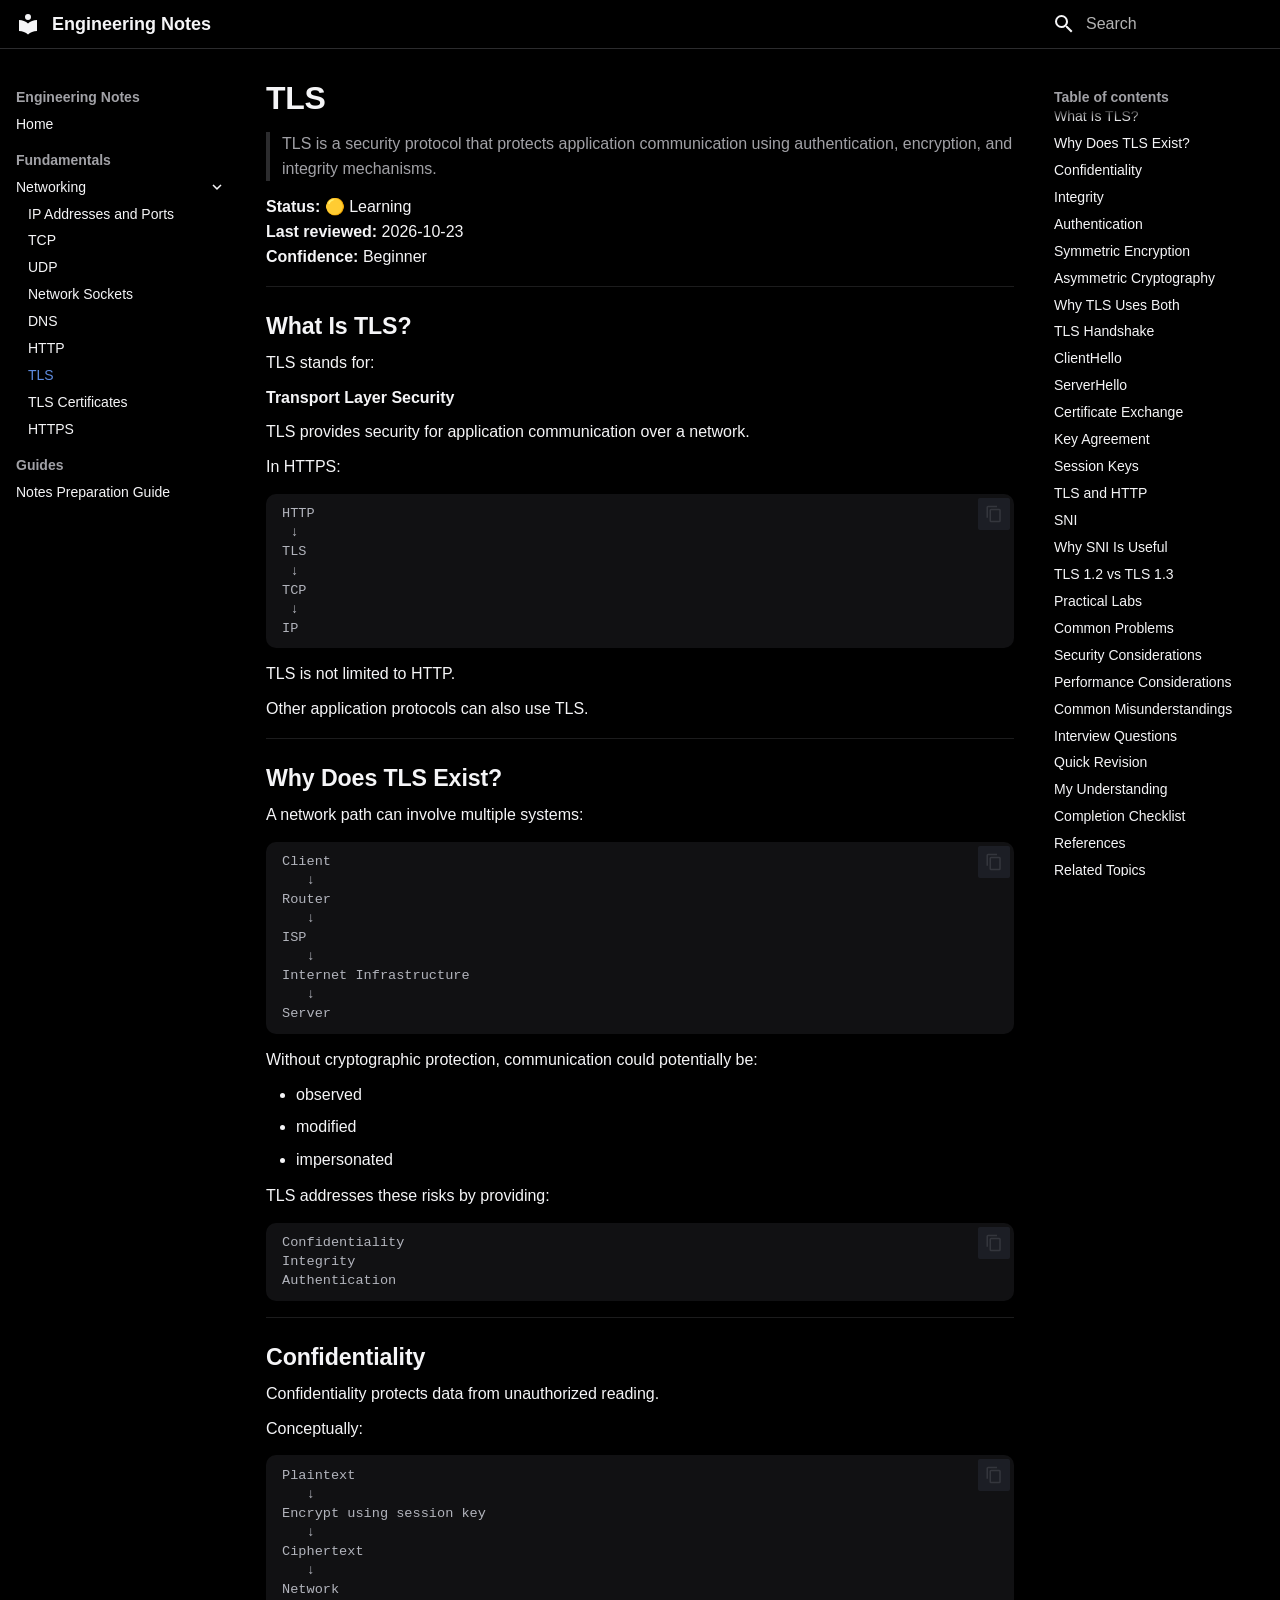
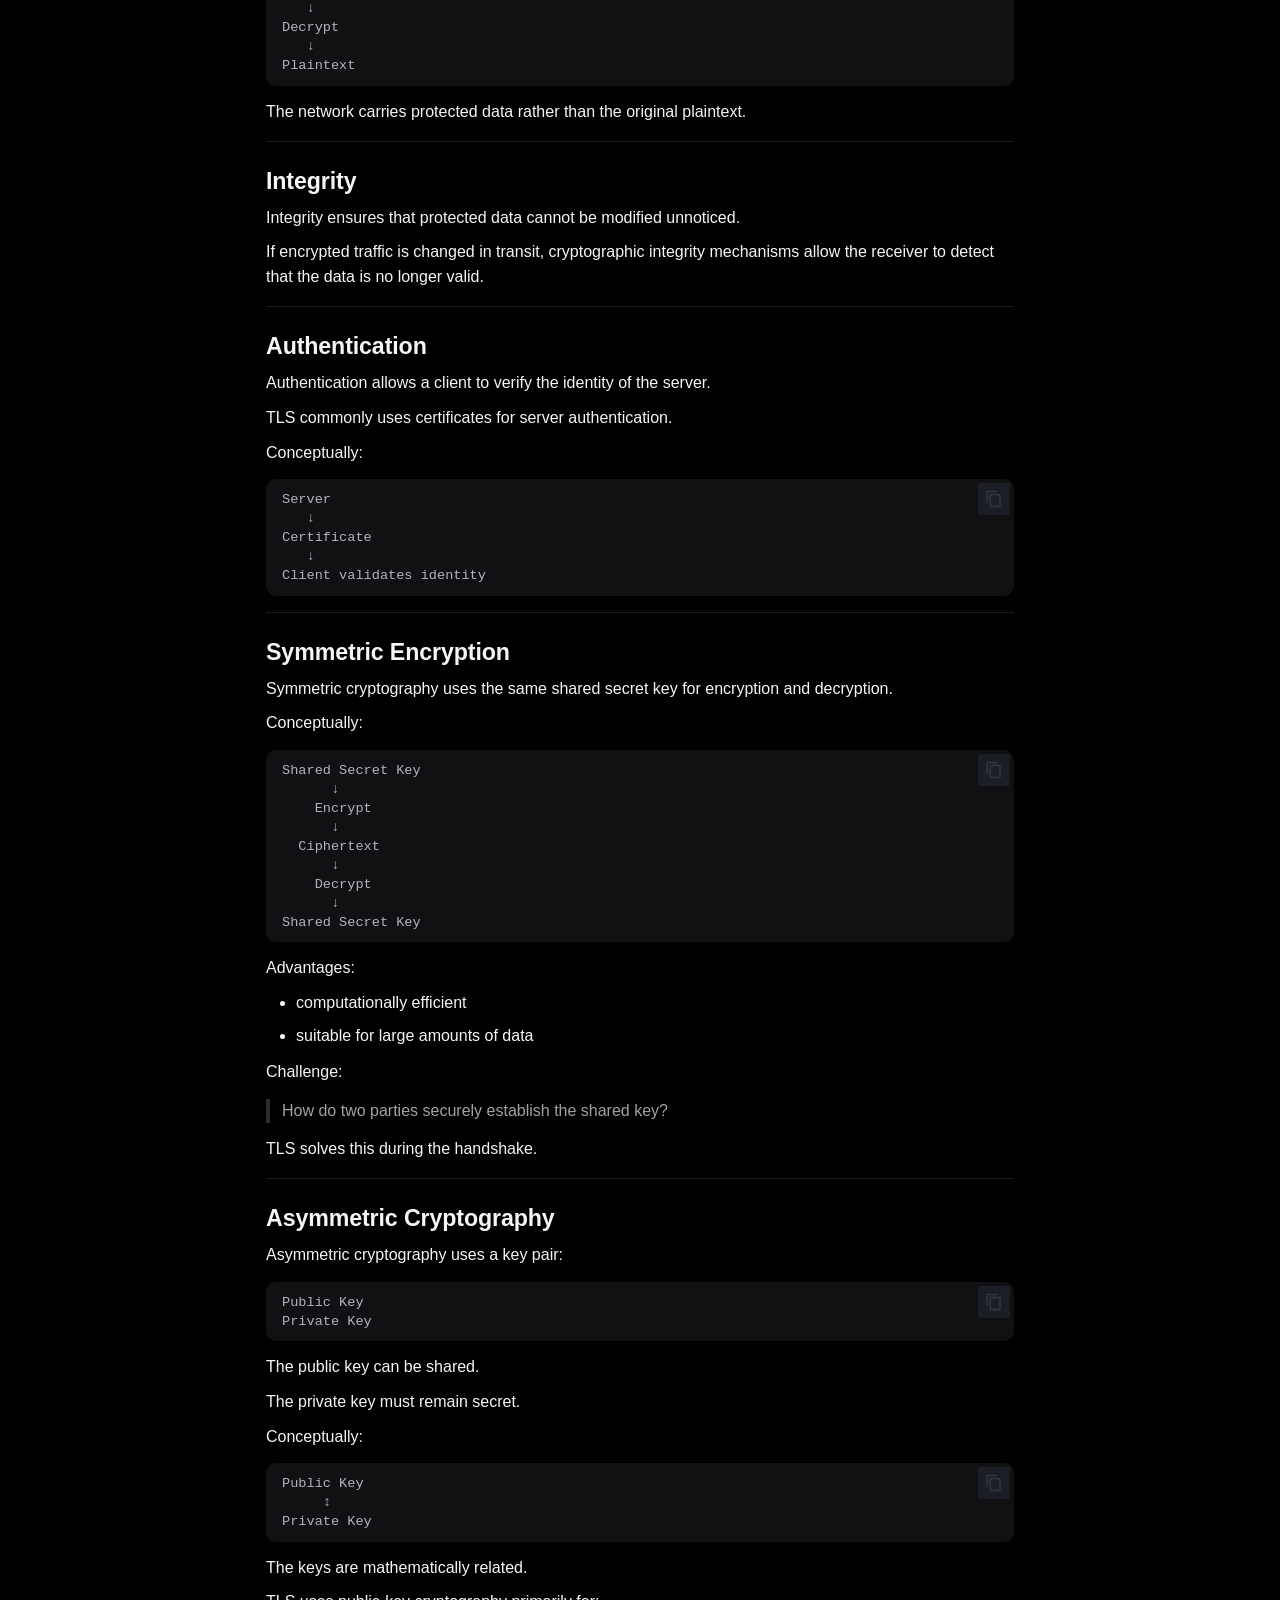
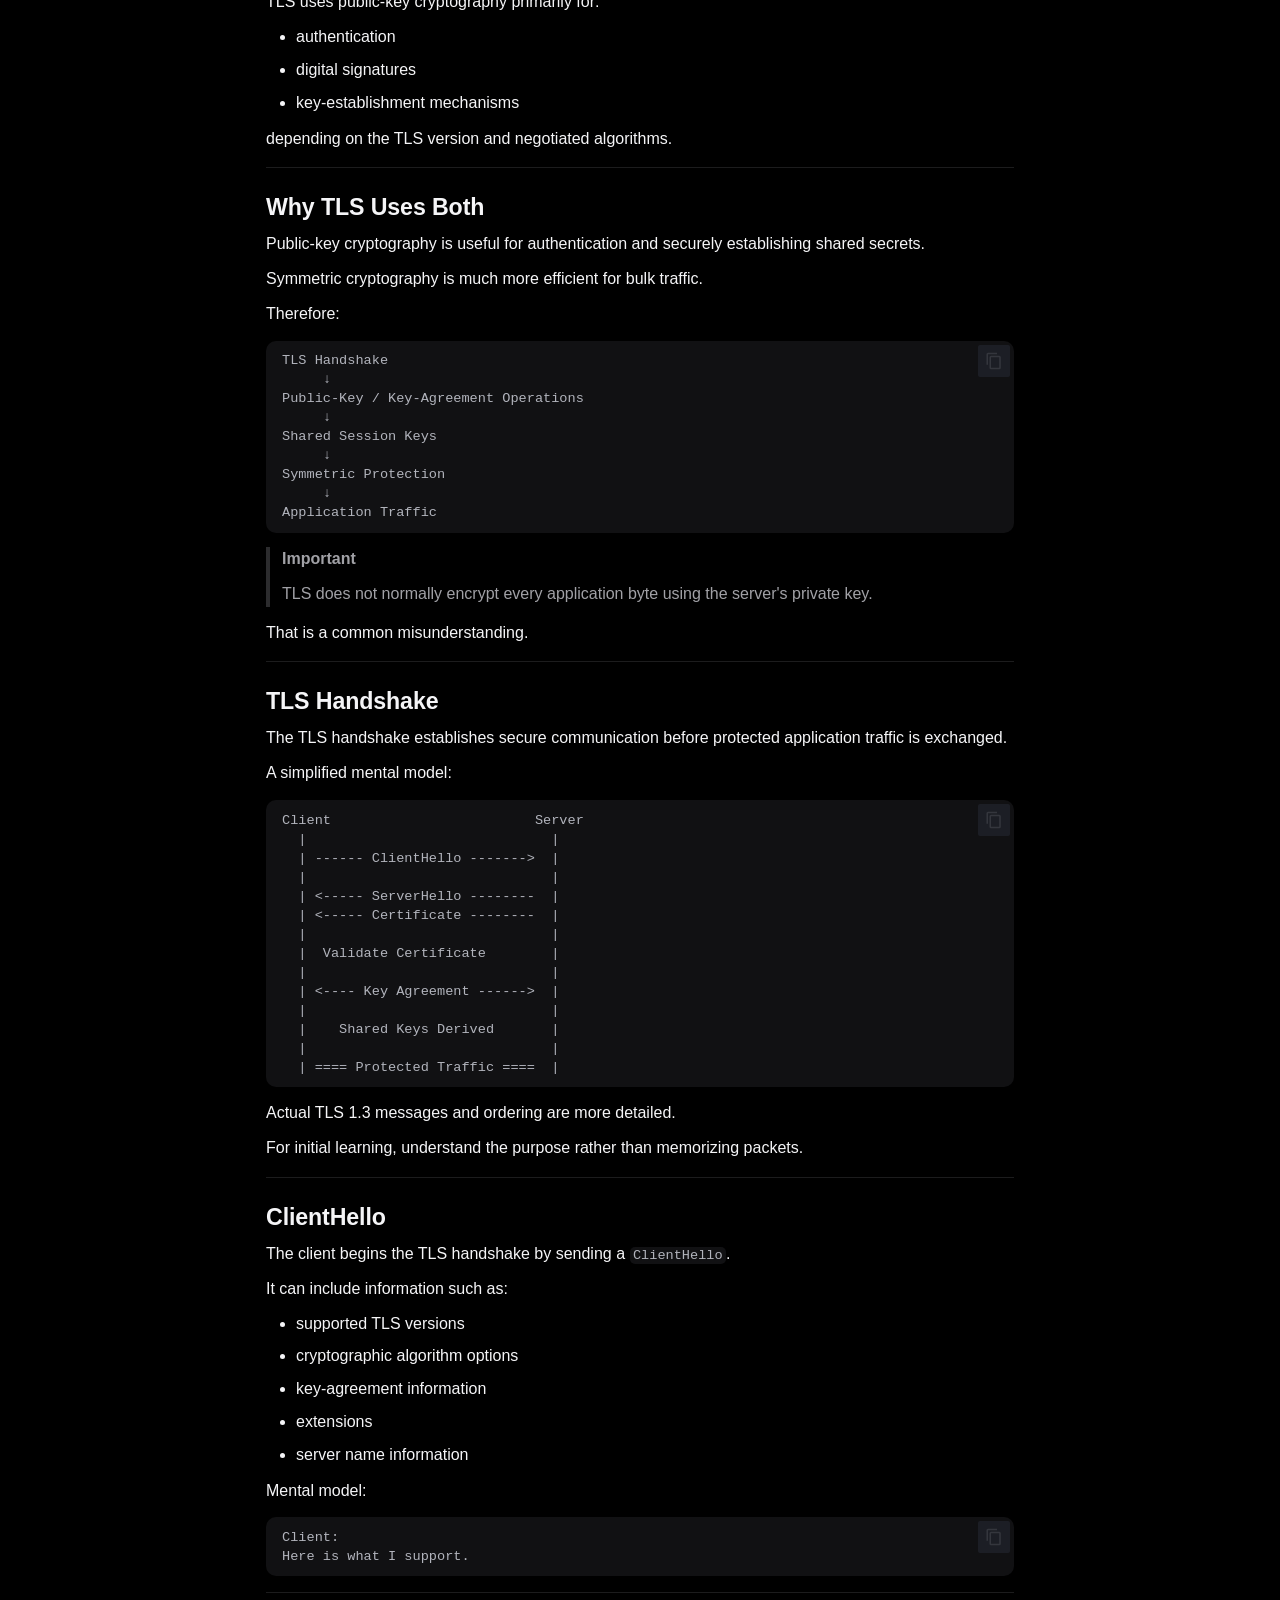
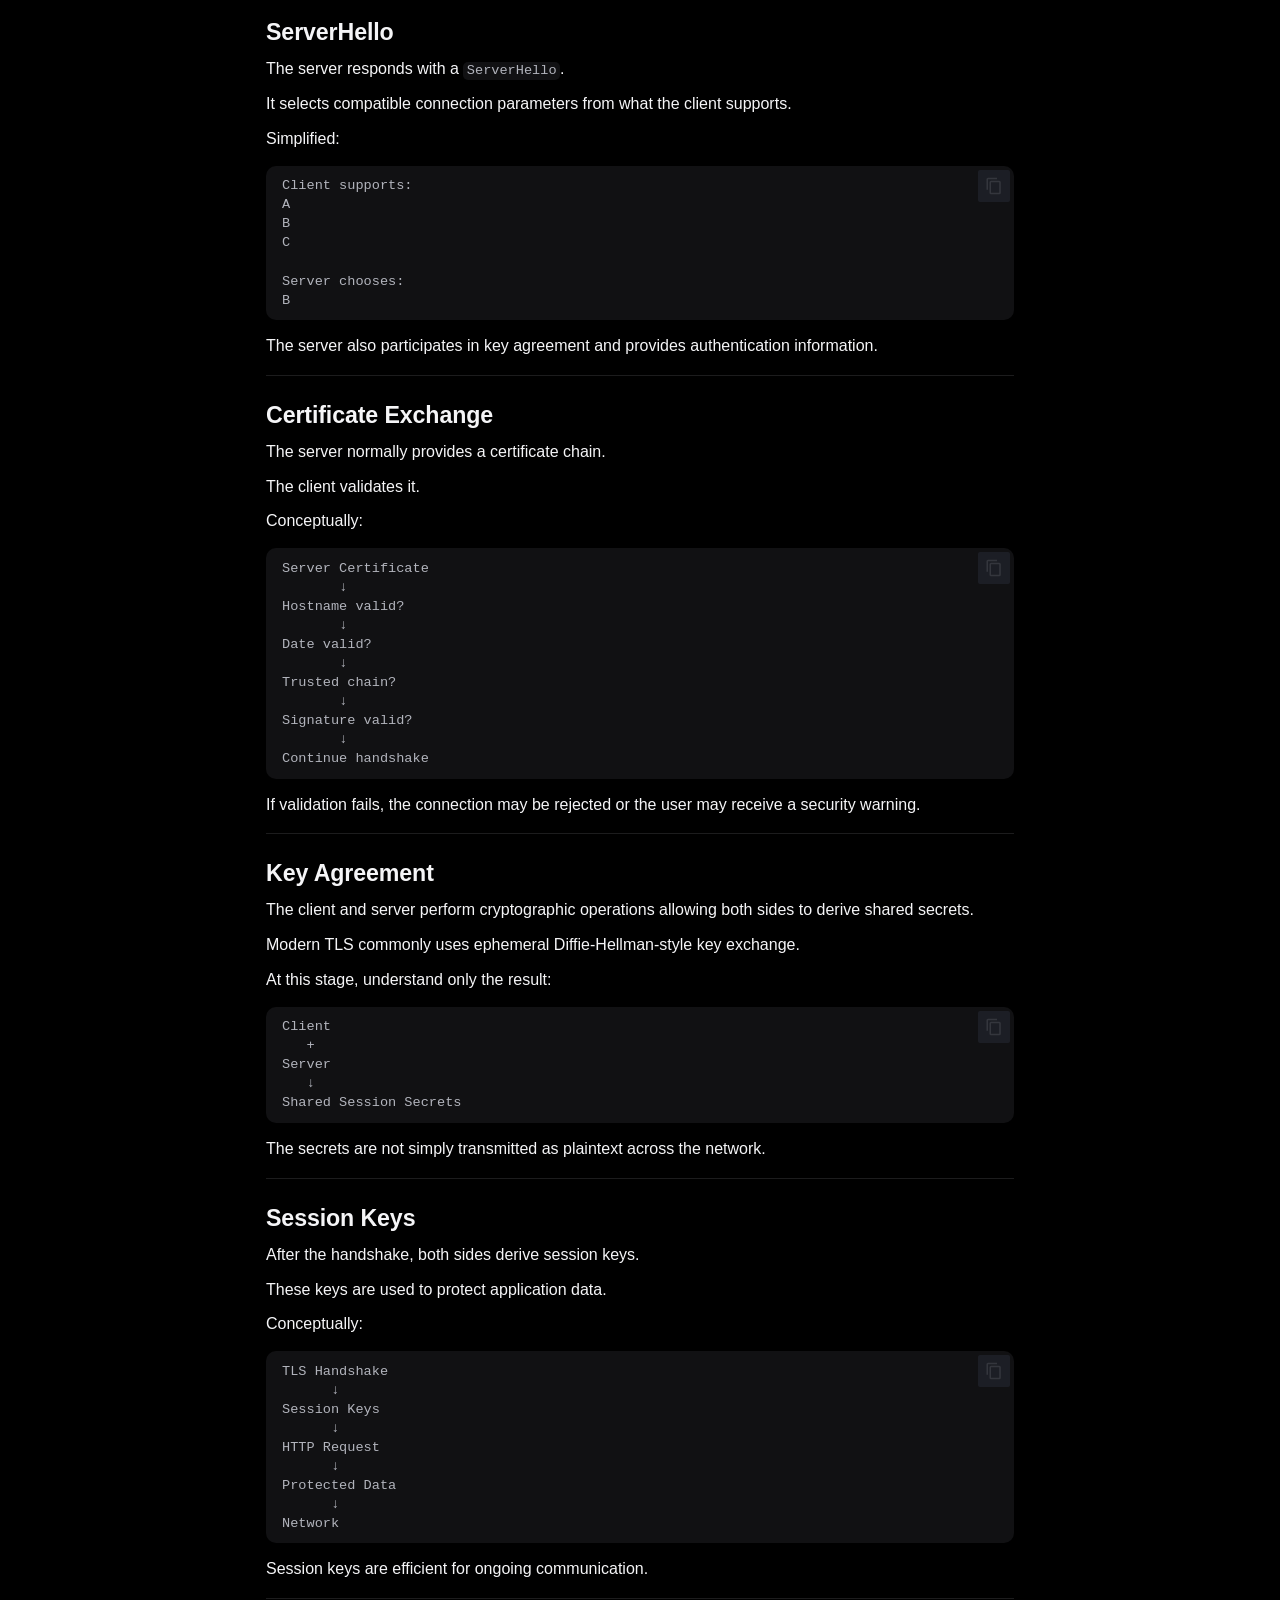
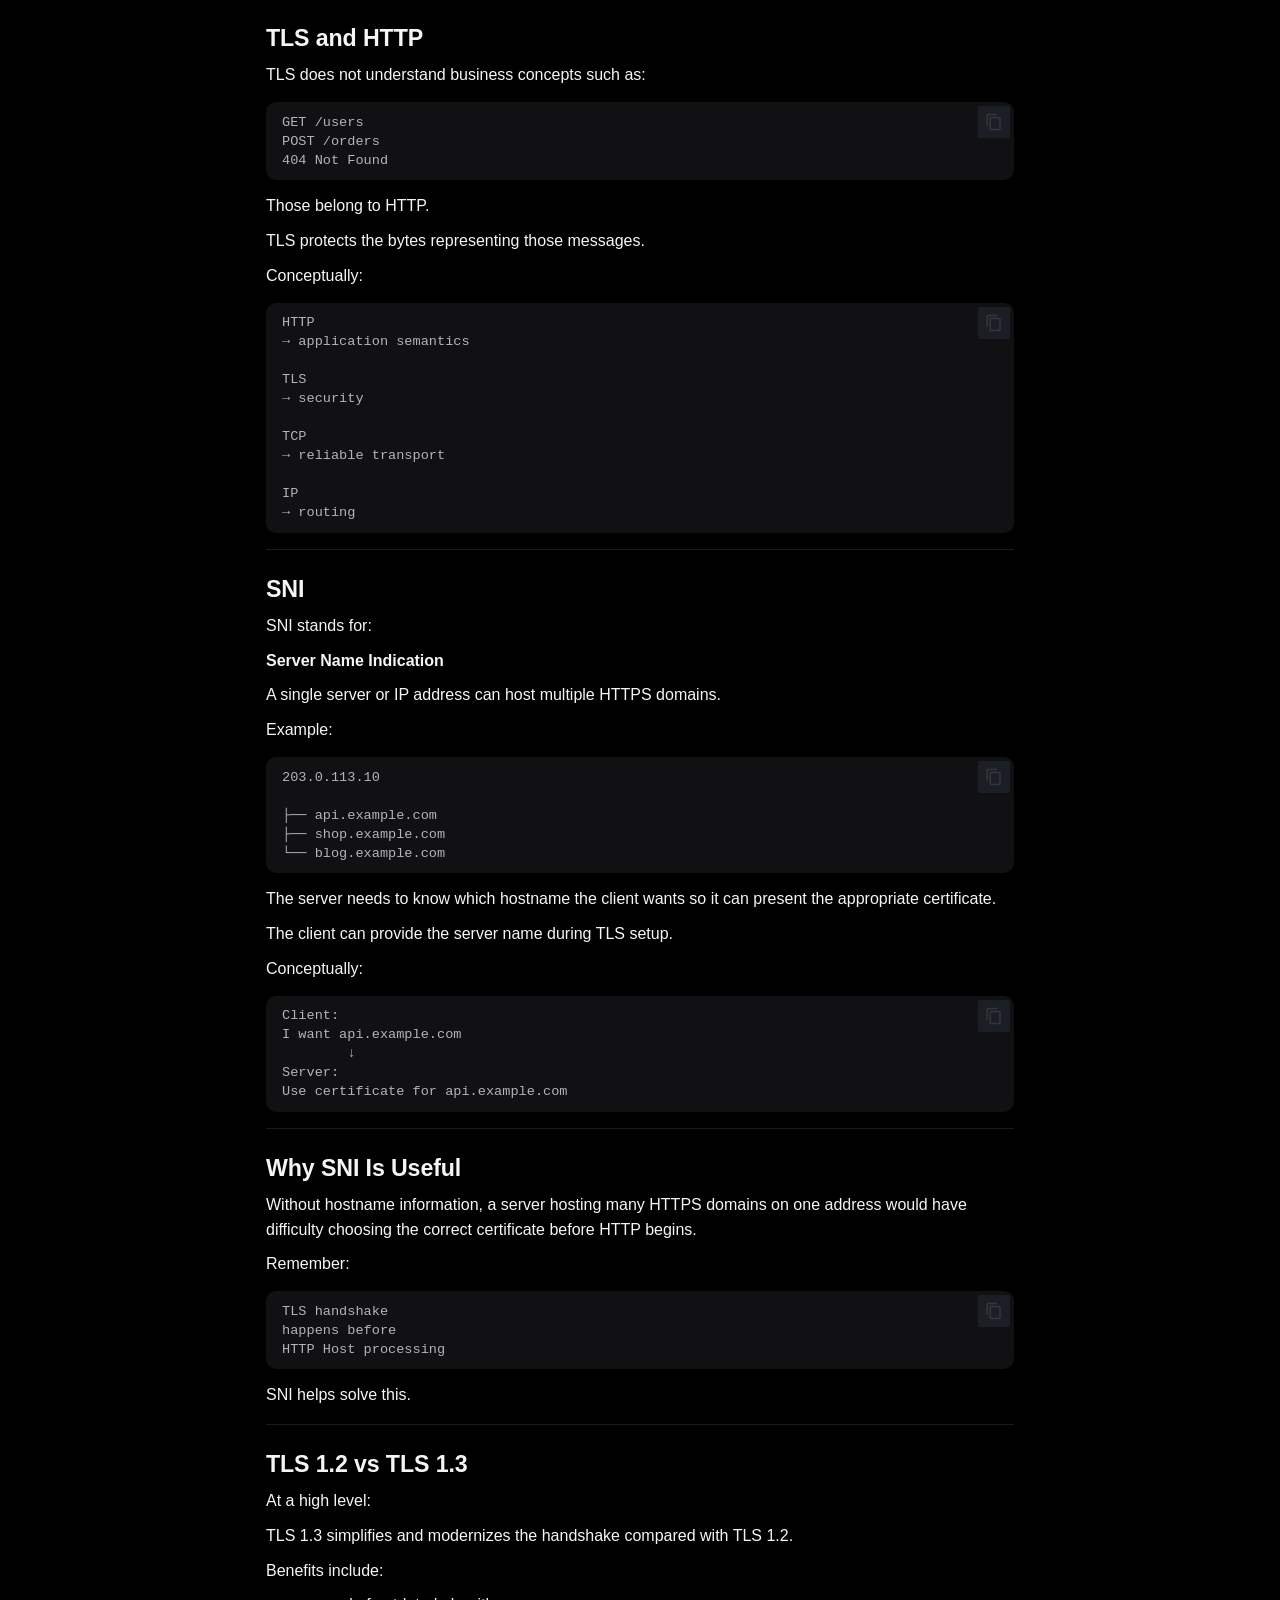
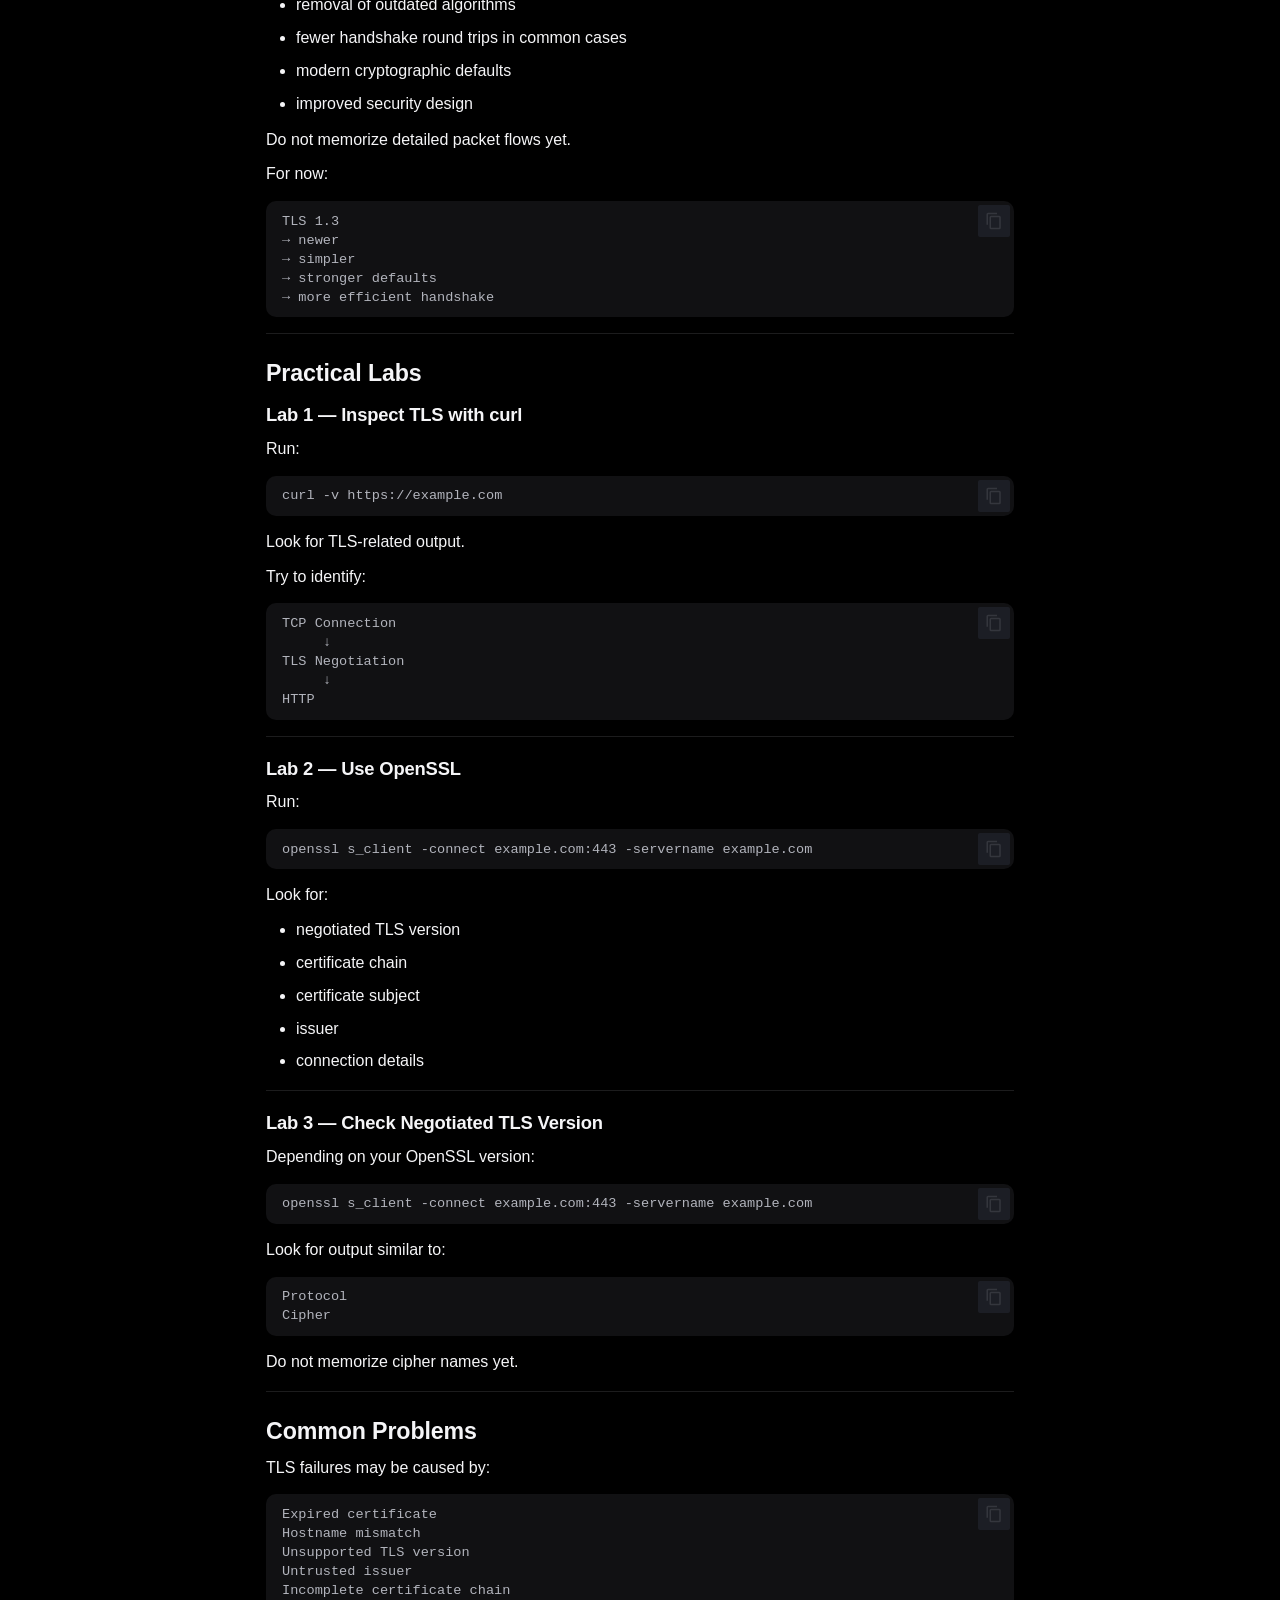
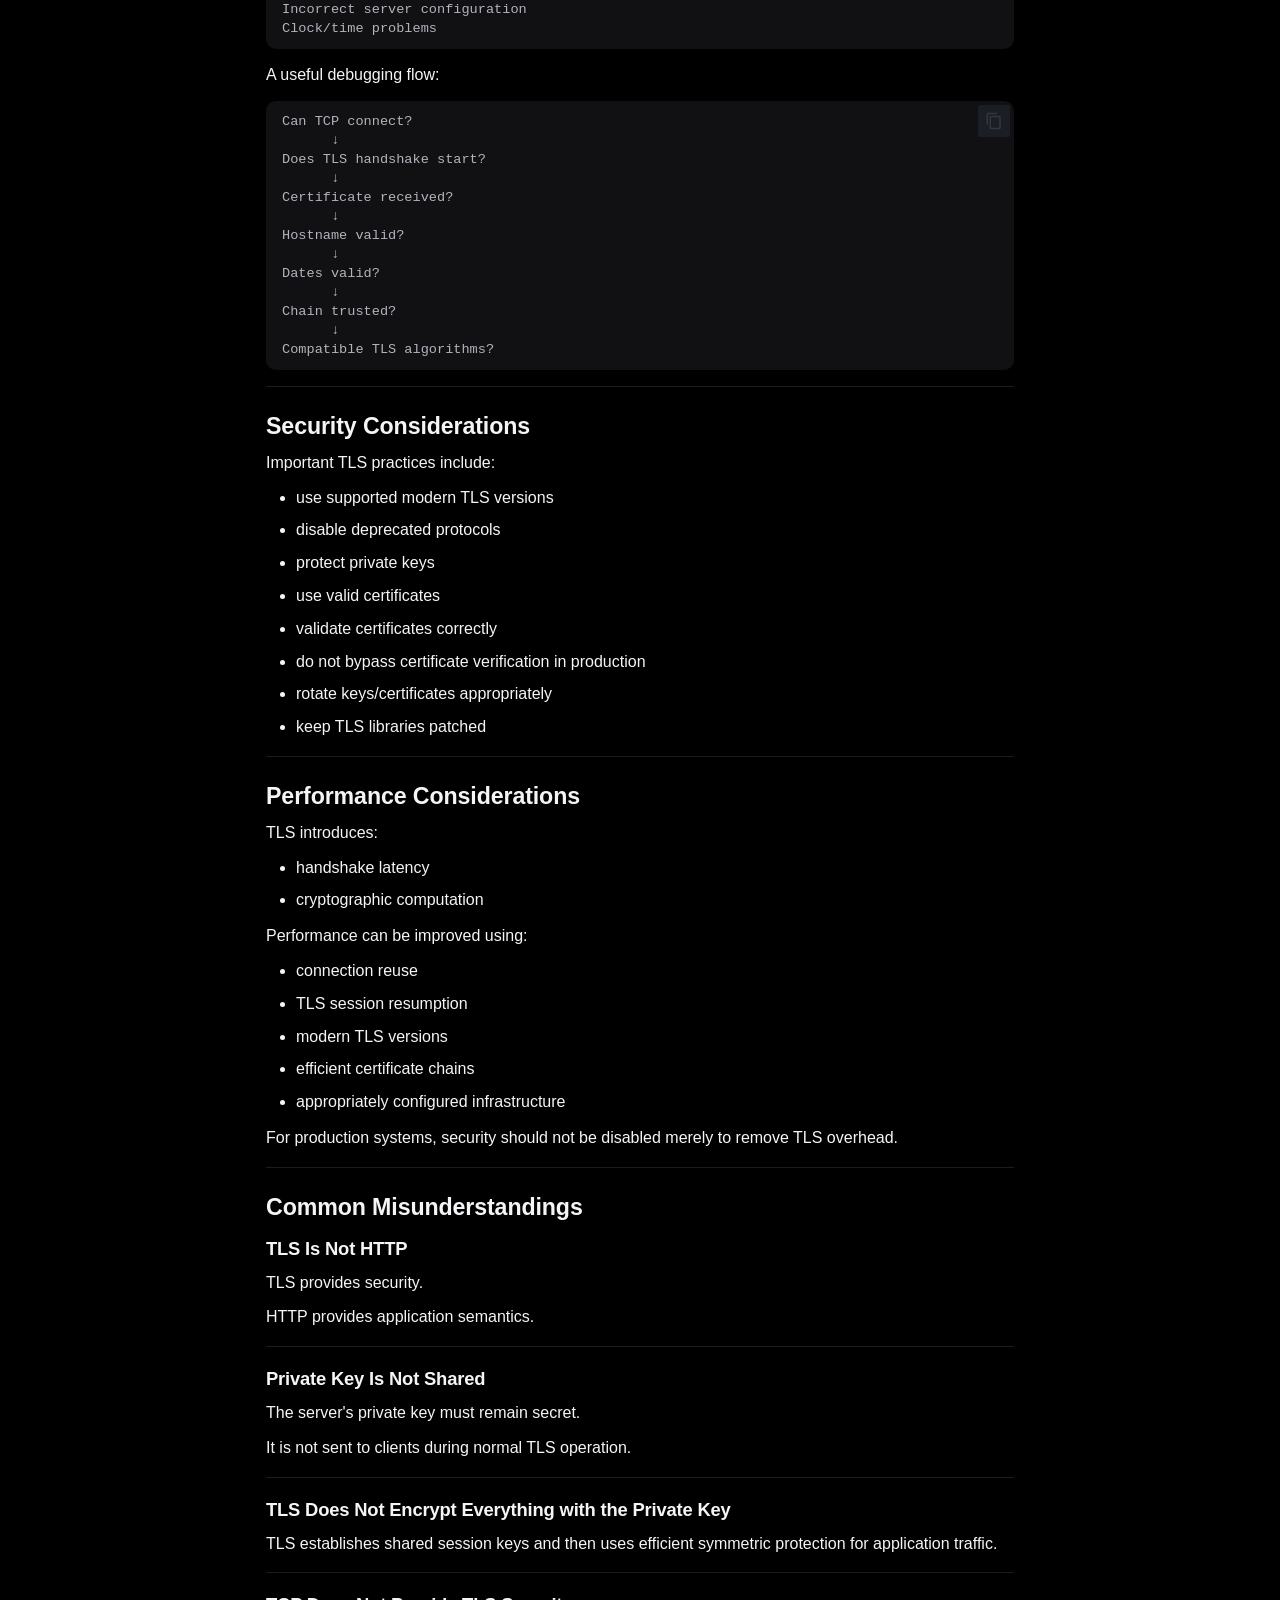
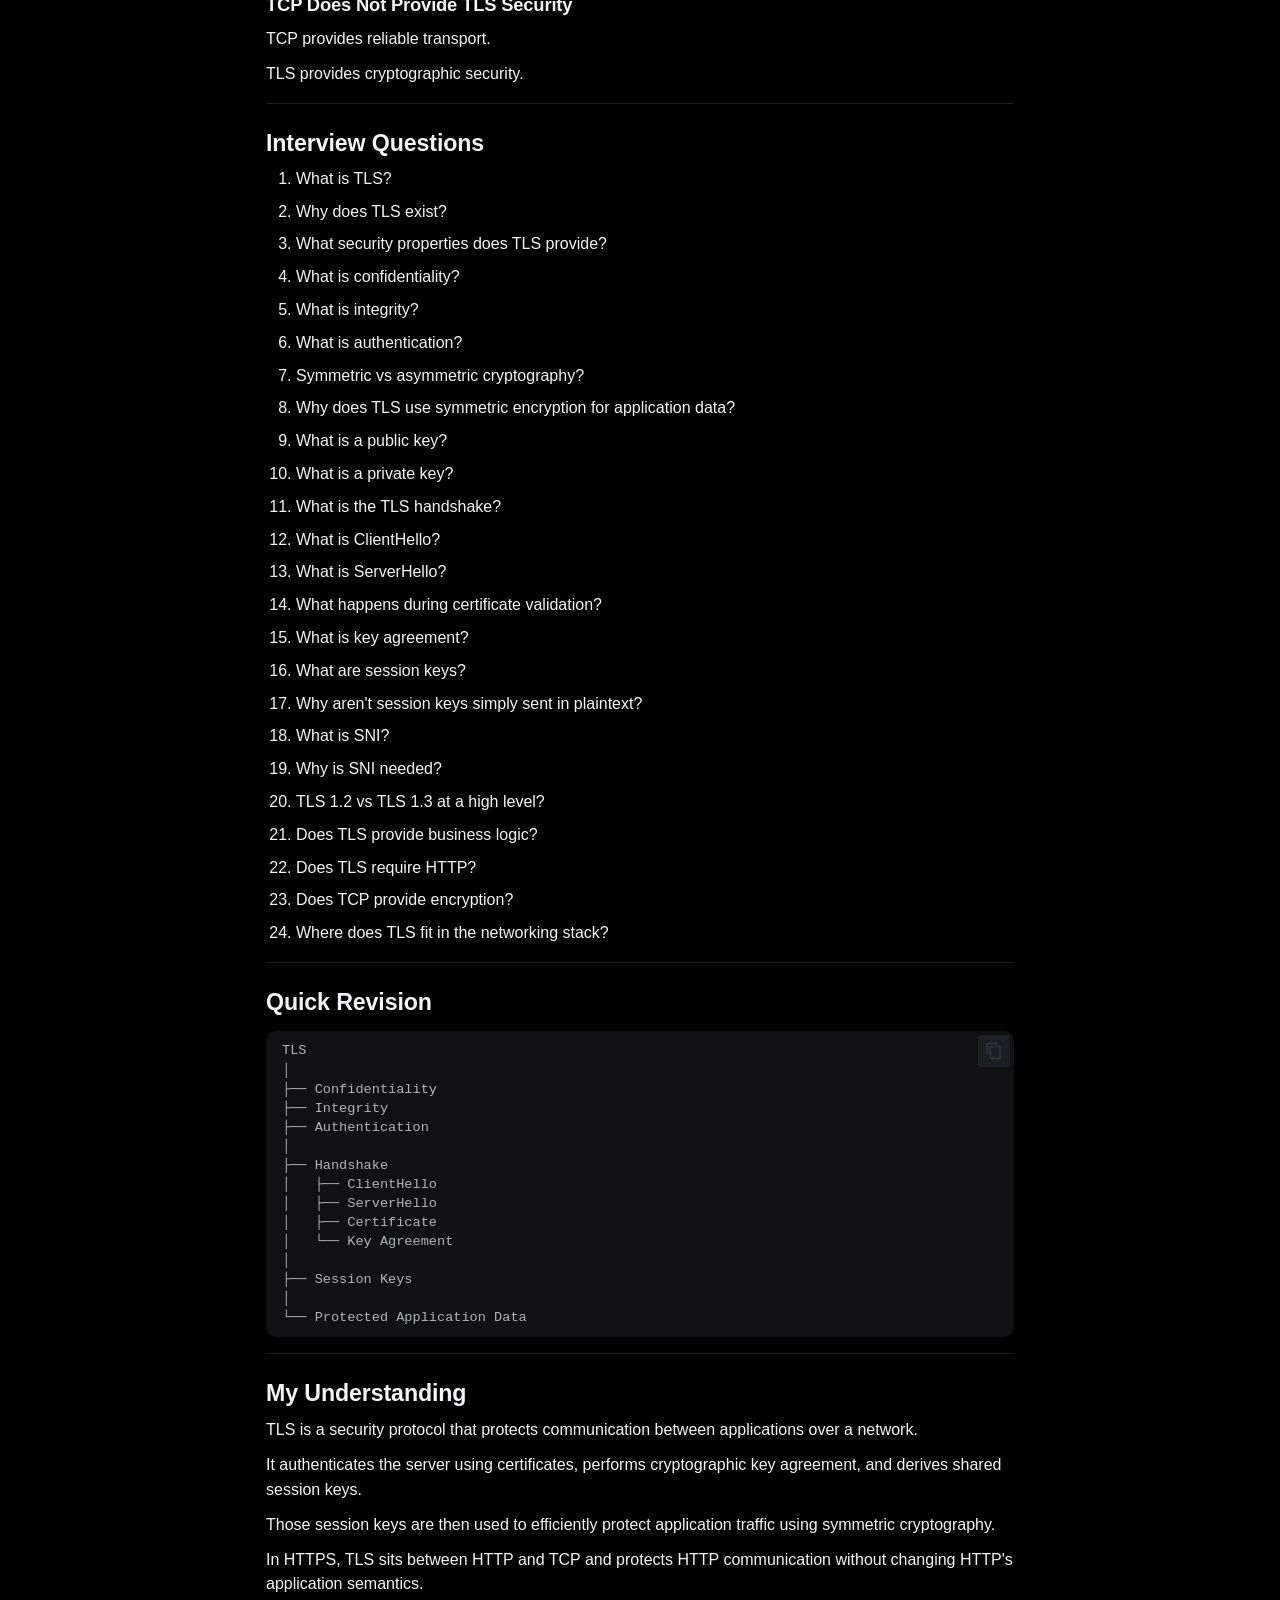
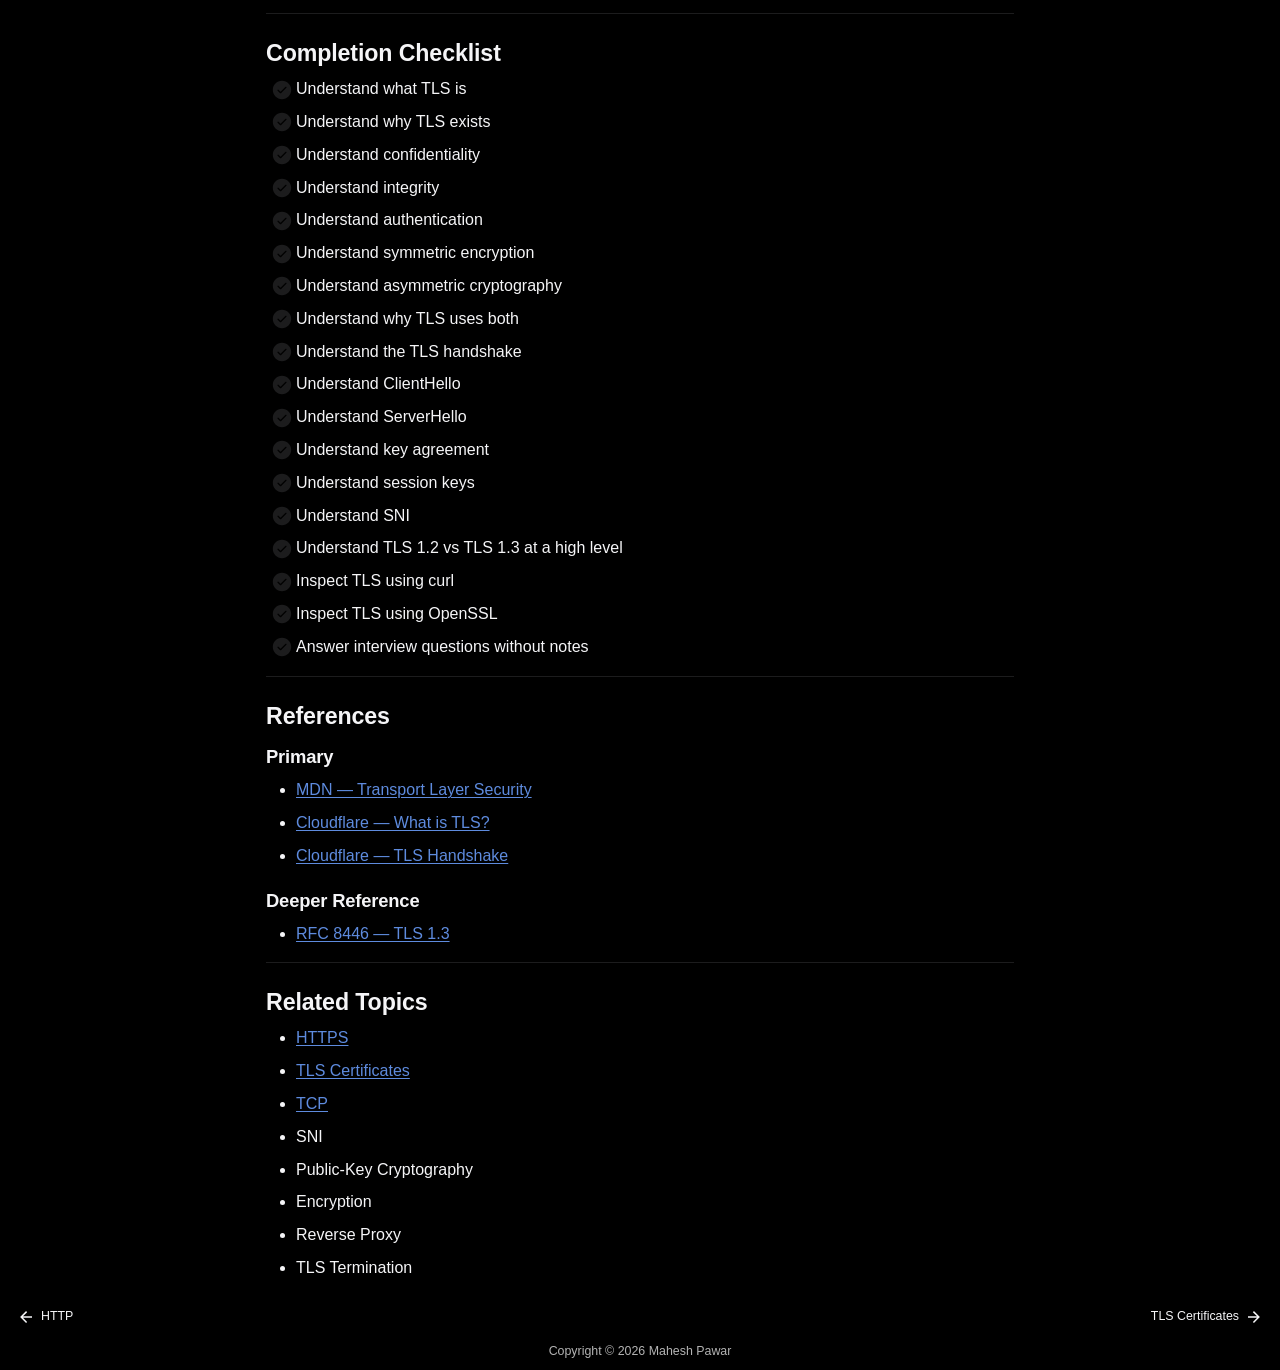
<file: fundamentals/networking/tls/index.html>
<!doctype html>
<html lang="en" class="no-js">
  <head>
    
      <meta charset="utf-8">
      <meta name="viewport" content="width=device-width,initial-scale=1">
      
        <meta name="description" content="Practical, interconnected notes for engineering foundations.">
      
      
        <meta name="author" content="Mahesh Pawar">
      
      
        <link rel="canonical" href="https://pawar-mahesh.github.io/engineering-notes/fundamentals/networking/tls/">
      
      
        <link rel="prev" href="../http/">
      
      
        <link rel="next" href="../certificates/">
      
      
        
      
      
      <link rel="icon" href="../../../assets/images/favicon.png">
      <meta name="generator" content="mkdocs-1.6.1, mkdocs-material-9.8.0">
    
    
      
        <title>TLS - Engineering Notes</title>
      
    
    
      <link rel="stylesheet" href="../../../assets/stylesheets/main.57a0d79d.min.css">
      
        
        <link rel="stylesheet" href="../../../assets/stylesheets/palette.fb2fffe2.min.css">
      
      


    
    
      
    
    
      
    
    
      <link rel="stylesheet" href="../../../assets/stylesheets/extra.css">
    
    <script>__md_scope=new URL("../../..",location),__md_hash=e=>[...e].reduce(((e,_)=>(e<<5)-e+_.charCodeAt(0)),0),__md_get=(e,_=localStorage,t=__md_scope)=>JSON.parse(_.getItem(t.pathname+"."+e)),__md_set=(e,_,t=localStorage,a=__md_scope)=>{try{t.setItem(a.pathname+"."+e,JSON.stringify(_))}catch(e){}}</script>
    
      

    
    
  </head>
  
  
    
    
    
    
    
    <body dir="ltr" data-md-color-scheme="slate" data-md-color-primary="black" data-md-color-accent="blue">
  
    
    <input class="md-toggle" data-md-toggle="drawer" type="checkbox" id="__drawer" autocomplete="off">
    <input class="md-toggle" data-md-toggle="search" type="checkbox" id="__search" autocomplete="off">
    <label class="md-overlay" for="__drawer"></label>
    <div data-md-component="skip">
      
        
        <a href="#tls" class="md-skip">
          Skip to content
        </a>
      
    </div>
    <div data-md-component="announce">
      
    </div>
    
    
      

  

<header class="md-header md-header--shadow" data-md-component="header">
  <nav class="md-header__inner md-grid" aria-label="Header">
    <a href="../../.." title="Engineering Notes" class="md-header__button md-logo" aria-label="Engineering Notes" data-md-component="logo">
      
  
  <svg xmlns="http://www.w3.org/2000/svg" viewBox="0 0 24 24"><path d="M12 8a3 3 0 0 0 3-3 3 3 0 0 0-3-3 3 3 0 0 0-3 3 3 3 0 0 0 3 3m0 3.54C9.64 9.35 6.5 8 3 8v11c3.5 0 6.64 1.35 9 3.54 2.36-2.19 5.5-3.54 9-3.54V8c-3.5 0-6.64 1.35-9 3.54"/></svg>

    </a>
    <label class="md-header__button md-icon" for="__drawer">
      
      <svg xmlns="http://www.w3.org/2000/svg" viewBox="0 0 24 24"><path d="M3 6h18v2H3zm0 5h18v2H3zm0 5h18v2H3z"/></svg>
    </label>
    <div class="md-header__title" data-md-component="header-title">
      <div class="md-header__ellipsis">
        <div class="md-header__topic">
          <span class="md-ellipsis">
            Engineering Notes
          </span>
        </div>
        <div class="md-header__topic" data-md-component="header-topic">
          <span class="md-ellipsis">
            
              TLS
            
          </span>
        </div>
      </div>
    </div>
    
      
    
    
    
    
      
      
        <label class="md-header__button md-icon" for="__search">
          
          <svg xmlns="http://www.w3.org/2000/svg" viewBox="0 0 24 24"><path d="M9.5 3A6.5 6.5 0 0 1 16 9.5c0 1.61-.59 3.09-1.56 4.23l.27.27h.79l5 5-1.5 1.5-5-5v-.79l-.27-.27A6.52 6.52 0 0 1 9.5 16 6.5 6.5 0 0 1 3 9.5 6.5 6.5 0 0 1 9.5 3m0 2C7 5 5 7 5 9.5S7 14 9.5 14 14 12 14 9.5 12 5 9.5 5"/></svg>
        </label>
        
<div class="md-search" data-md-component="search" role="dialog" aria-label="Search">
  <label class="md-search__overlay" for="__search"></label>
  <div class="md-search__inner" role="search">
    <form class="md-search__form" name="search">
      <input type="text" class="md-search__input" name="query" aria-label="Search" placeholder="Search" autocapitalize="off" autocorrect="off" autocomplete="off" spellcheck="false" data-md-component="search-query" required>
      <label class="md-search__icon md-icon" for="__search">
        
        <svg xmlns="http://www.w3.org/2000/svg" viewBox="0 0 24 24"><path d="M9.5 3A6.5 6.5 0 0 1 16 9.5c0 1.61-.59 3.09-1.56 4.23l.27.27h.79l5 5-1.5 1.5-5-5v-.79l-.27-.27A6.52 6.52 0 0 1 9.5 16 6.5 6.5 0 0 1 3 9.5 6.5 6.5 0 0 1 9.5 3m0 2C7 5 5 7 5 9.5S7 14 9.5 14 14 12 14 9.5 12 5 9.5 5"/></svg>
        
        <svg xmlns="http://www.w3.org/2000/svg" viewBox="0 0 24 24"><path d="M20 11v2H8l5.5 5.5-1.42 1.42L4.16 12l7.92-7.92L13.5 5.5 8 11z"/></svg>
      </label>
      <nav class="md-search__options" aria-label="Search">
        <button type="reset" class="md-search__icon md-icon" title="Clear" aria-label="Clear" tabindex="-1">
          
          <svg xmlns="http://www.w3.org/2000/svg" viewBox="0 0 24 24"><path d="M19 6.41 17.59 5 12 10.59 6.41 5 5 6.41 10.59 12 5 17.59 6.41 19 12 13.41 17.59 19 19 17.59 13.41 12z"/></svg>
        </button>
      </nav>
      
        <div class="md-search__suggest" data-md-component="search-suggest"></div>
      
    </form>
    <div class="md-search__output">
      <div class="md-search__scrollwrap" tabindex="0" data-md-scrollfix>
        <div class="md-search-result" data-md-component="search-result">
          <div class="md-search-result__meta">
            Initializing search
          </div>
          <ol class="md-search-result__list" role="presentation"></ol>
        </div>
      </div>
    </div>
  </div>
</div>
      
    
    
  </nav>
  
</header>
    
    <div class="md-container" data-md-component="container">
      
      
        
          
        
      
      <main class="md-main" data-md-component="main">
        <div class="md-main__inner md-grid">
          
            
              
              <div class="md-sidebar md-sidebar--primary" data-md-component="sidebar" data-md-type="navigation" >
                <div class="md-sidebar__scrollwrap">
                  <div class="md-sidebar__inner">
                    



<nav class="md-nav md-nav--primary" aria-label="Navigation" data-md-level="0">
  <label class="md-nav__title" for="__drawer">
    <a href="../../.." title="Engineering Notes" class="md-nav__button md-logo" aria-label="Engineering Notes" data-md-component="logo">
      
  
  <svg xmlns="http://www.w3.org/2000/svg" viewBox="0 0 24 24"><path d="M12 8a3 3 0 0 0 3-3 3 3 0 0 0-3-3 3 3 0 0 0-3 3 3 3 0 0 0 3 3m0 3.54C9.64 9.35 6.5 8 3 8v11c3.5 0 6.64 1.35 9 3.54 2.36-2.19 5.5-3.54 9-3.54V8c-3.5 0-6.64 1.35-9 3.54"/></svg>

    </a>
    Engineering Notes
  </label>
  
  <ul class="md-nav__list" data-md-scrollfix>
    
      
      
  
  
  
  
    <li class="md-nav__item">
      <a href="../../.." class="md-nav__link">
        
  
  
  <span class="md-ellipsis">
    
  
    Home
  

    
  </span>
  
  

      </a>
    </li>
  

    
      
      
  
  
    
  
  
  
    
    
    
    
      
        
        
      
    
    
    <li class="md-nav__item md-nav__item--active md-nav__item--section md-nav__item--nested">
      
        
        
        <input class="md-nav__toggle md-toggle " type="checkbox" id="__nav_2" checked>
        
          
          <label class="md-nav__link" for="__nav_2" id="__nav_2_label" tabindex="">
            
  
  
  <span class="md-ellipsis">
    
  
    Fundamentals
  

    
  </span>
  
  

            <span class="md-nav__icon md-icon"></span>
          </label>
        
        <nav class="md-nav" data-md-level="1" aria-labelledby="__nav_2_label" aria-expanded="true">
          <label class="md-nav__title" for="__nav_2">
            <span class="md-nav__icon md-icon"></span>
            
  
    Fundamentals
  

          </label>
          <ul class="md-nav__list" data-md-scrollfix>
            
              
                
  
  
    
  
  
  
    
    
    
    
      
    
    
    <li class="md-nav__item md-nav__item--active md-nav__item--nested">
      
        
        
        <input class="md-nav__toggle md-toggle " type="checkbox" id="__nav_2_1" checked>
        
          
          <label class="md-nav__link" for="__nav_2_1" id="__nav_2_1_label" tabindex="0">
            
  
  
  <span class="md-ellipsis">
    
  
    Networking
  

    
  </span>
  
  

            <span class="md-nav__icon md-icon"></span>
          </label>
        
        <nav class="md-nav" data-md-level="2" aria-labelledby="__nav_2_1_label" aria-expanded="true">
          <label class="md-nav__title" for="__nav_2_1">
            <span class="md-nav__icon md-icon"></span>
            
  
    Networking
  

          </label>
          <ul class="md-nav__list" data-md-scrollfix>
            
              
                
  
  
  
  
    <li class="md-nav__item">
      <a href="../ip-addresses-and-ports/" class="md-nav__link">
        
  
  
  <span class="md-ellipsis">
    
  
    IP Addresses and Ports
  

    
  </span>
  
  

      </a>
    </li>
  

              
            
              
                
  
  
  
  
    <li class="md-nav__item">
      <a href="../tcp/" class="md-nav__link">
        
  
  
  <span class="md-ellipsis">
    
  
    TCP
  

    
  </span>
  
  

      </a>
    </li>
  

              
            
              
                
  
  
  
  
    <li class="md-nav__item">
      <a href="../udp/" class="md-nav__link">
        
  
  
  <span class="md-ellipsis">
    
  
    UDP
  

    
  </span>
  
  

      </a>
    </li>
  

              
            
              
                
  
  
  
  
    <li class="md-nav__item">
      <a href="../sockets/" class="md-nav__link">
        
  
  
  <span class="md-ellipsis">
    
  
    Network Sockets
  

    
  </span>
  
  

      </a>
    </li>
  

              
            
              
                
  
  
  
  
    <li class="md-nav__item">
      <a href="../dns/" class="md-nav__link">
        
  
  
  <span class="md-ellipsis">
    
  
    DNS
  

    
  </span>
  
  

      </a>
    </li>
  

              
            
              
                
  
  
  
  
    <li class="md-nav__item">
      <a href="../http/" class="md-nav__link">
        
  
  
  <span class="md-ellipsis">
    
  
    HTTP
  

    
  </span>
  
  

      </a>
    </li>
  

              
            
              
                
  
  
    
  
  
  
    <li class="md-nav__item md-nav__item--active">
      
      <input class="md-nav__toggle md-toggle" type="checkbox" id="__toc">
      
      
        
      
      
        <label class="md-nav__link md-nav__link--active" for="__toc">
          
  
  
  <span class="md-ellipsis">
    
  
    TLS
  

    
  </span>
  
  

          <span class="md-nav__icon md-icon"></span>
        </label>
      
      <a href="./" class="md-nav__link md-nav__link--active">
        
  
  
  <span class="md-ellipsis">
    
  
    TLS
  

    
  </span>
  
  

      </a>
      
        

<nav class="md-nav md-nav--secondary" aria-label="Table of contents">
  
  
  
    
  
  
    <label class="md-nav__title" for="__toc">
      <span class="md-nav__icon md-icon"></span>
      Table of contents
    </label>
    <ul class="md-nav__list" data-md-component="toc" data-md-scrollfix>
      
        <li class="md-nav__item">
  <a href="#what-is-tls" class="md-nav__link">
    <span class="md-ellipsis">
      
        What Is TLS?
      
    </span>
  </a>
  
</li>
      
        <li class="md-nav__item">
  <a href="#why-does-tls-exist" class="md-nav__link">
    <span class="md-ellipsis">
      
        Why Does TLS Exist?
      
    </span>
  </a>
  
</li>
      
        <li class="md-nav__item">
  <a href="#confidentiality" class="md-nav__link">
    <span class="md-ellipsis">
      
        Confidentiality
      
    </span>
  </a>
  
</li>
      
        <li class="md-nav__item">
  <a href="#integrity" class="md-nav__link">
    <span class="md-ellipsis">
      
        Integrity
      
    </span>
  </a>
  
</li>
      
        <li class="md-nav__item">
  <a href="#authentication" class="md-nav__link">
    <span class="md-ellipsis">
      
        Authentication
      
    </span>
  </a>
  
</li>
      
        <li class="md-nav__item">
  <a href="#symmetric-encryption" class="md-nav__link">
    <span class="md-ellipsis">
      
        Symmetric Encryption
      
    </span>
  </a>
  
</li>
      
        <li class="md-nav__item">
  <a href="#asymmetric-cryptography" class="md-nav__link">
    <span class="md-ellipsis">
      
        Asymmetric Cryptography
      
    </span>
  </a>
  
</li>
      
        <li class="md-nav__item">
  <a href="#why-tls-uses-both" class="md-nav__link">
    <span class="md-ellipsis">
      
        Why TLS Uses Both
      
    </span>
  </a>
  
</li>
      
        <li class="md-nav__item">
  <a href="#tls-handshake" class="md-nav__link">
    <span class="md-ellipsis">
      
        TLS Handshake
      
    </span>
  </a>
  
</li>
      
        <li class="md-nav__item">
  <a href="#clienthello" class="md-nav__link">
    <span class="md-ellipsis">
      
        ClientHello
      
    </span>
  </a>
  
</li>
      
        <li class="md-nav__item">
  <a href="#serverhello" class="md-nav__link">
    <span class="md-ellipsis">
      
        ServerHello
      
    </span>
  </a>
  
</li>
      
        <li class="md-nav__item">
  <a href="#certificate-exchange" class="md-nav__link">
    <span class="md-ellipsis">
      
        Certificate Exchange
      
    </span>
  </a>
  
</li>
      
        <li class="md-nav__item">
  <a href="#key-agreement" class="md-nav__link">
    <span class="md-ellipsis">
      
        Key Agreement
      
    </span>
  </a>
  
</li>
      
        <li class="md-nav__item">
  <a href="#session-keys" class="md-nav__link">
    <span class="md-ellipsis">
      
        Session Keys
      
    </span>
  </a>
  
</li>
      
        <li class="md-nav__item">
  <a href="#tls-and-http" class="md-nav__link">
    <span class="md-ellipsis">
      
        TLS and HTTP
      
    </span>
  </a>
  
</li>
      
        <li class="md-nav__item">
  <a href="#sni" class="md-nav__link">
    <span class="md-ellipsis">
      
        SNI
      
    </span>
  </a>
  
</li>
      
        <li class="md-nav__item">
  <a href="#why-sni-is-useful" class="md-nav__link">
    <span class="md-ellipsis">
      
        Why SNI Is Useful
      
    </span>
  </a>
  
</li>
      
        <li class="md-nav__item">
  <a href="#tls-12-vs-tls-13" class="md-nav__link">
    <span class="md-ellipsis">
      
        TLS 1.2 vs TLS 1.3
      
    </span>
  </a>
  
</li>
      
        <li class="md-nav__item">
  <a href="#practical-labs" class="md-nav__link">
    <span class="md-ellipsis">
      
        Practical Labs
      
    </span>
  </a>
  
</li>
      
        <li class="md-nav__item">
  <a href="#common-problems" class="md-nav__link">
    <span class="md-ellipsis">
      
        Common Problems
      
    </span>
  </a>
  
</li>
      
        <li class="md-nav__item">
  <a href="#security-considerations" class="md-nav__link">
    <span class="md-ellipsis">
      
        Security Considerations
      
    </span>
  </a>
  
</li>
      
        <li class="md-nav__item">
  <a href="#performance-considerations" class="md-nav__link">
    <span class="md-ellipsis">
      
        Performance Considerations
      
    </span>
  </a>
  
</li>
      
        <li class="md-nav__item">
  <a href="#common-misunderstandings" class="md-nav__link">
    <span class="md-ellipsis">
      
        Common Misunderstandings
      
    </span>
  </a>
  
</li>
      
        <li class="md-nav__item">
  <a href="#interview-questions" class="md-nav__link">
    <span class="md-ellipsis">
      
        Interview Questions
      
    </span>
  </a>
  
</li>
      
        <li class="md-nav__item">
  <a href="#quick-revision" class="md-nav__link">
    <span class="md-ellipsis">
      
        Quick Revision
      
    </span>
  </a>
  
</li>
      
        <li class="md-nav__item">
  <a href="#my-understanding" class="md-nav__link">
    <span class="md-ellipsis">
      
        My Understanding
      
    </span>
  </a>
  
</li>
      
        <li class="md-nav__item">
  <a href="#completion-checklist" class="md-nav__link">
    <span class="md-ellipsis">
      
        Completion Checklist
      
    </span>
  </a>
  
</li>
      
        <li class="md-nav__item">
  <a href="#references" class="md-nav__link">
    <span class="md-ellipsis">
      
        References
      
    </span>
  </a>
  
</li>
      
        <li class="md-nav__item">
  <a href="#related-topics" class="md-nav__link">
    <span class="md-ellipsis">
      
        Related Topics
      
    </span>
  </a>
  
</li>
      
    </ul>
  
</nav>
      
    </li>
  

              
            
              
                
  
  
  
  
    <li class="md-nav__item">
      <a href="../certificates/" class="md-nav__link">
        
  
  
  <span class="md-ellipsis">
    
  
    TLS Certificates
  

    
  </span>
  
  

      </a>
    </li>
  

              
            
              
                
  
  
  
  
    <li class="md-nav__item">
      <a href="../https/" class="md-nav__link">
        
  
  
  <span class="md-ellipsis">
    
  
    HTTPS
  

    
  </span>
  
  

      </a>
    </li>
  

              
            
          </ul>
        </nav>
      
    </li>
  

              
            
          </ul>
        </nav>
      
    </li>
  

    
      
      
  
  
  
  
    
    
    
    
      
        
        
      
    
    
    <li class="md-nav__item md-nav__item--section md-nav__item--nested">
      
        
        
        <input class="md-nav__toggle md-toggle " type="checkbox" id="__nav_3" >
        
          
          <label class="md-nav__link" for="__nav_3" id="__nav_3_label" tabindex="">
            
  
  
  <span class="md-ellipsis">
    
  
    Guides
  

    
  </span>
  
  

            <span class="md-nav__icon md-icon"></span>
          </label>
        
        <nav class="md-nav" data-md-level="1" aria-labelledby="__nav_3_label" aria-expanded="false">
          <label class="md-nav__title" for="__nav_3">
            <span class="md-nav__icon md-icon"></span>
            
  
    Guides
  

          </label>
          <ul class="md-nav__list" data-md-scrollfix>
            
              
                
  
  
  
  
    <li class="md-nav__item">
      <a href="../../../guides/notes-guide/" class="md-nav__link">
        
  
  
  <span class="md-ellipsis">
    
  
    Notes Preparation Guide
  

    
  </span>
  
  

      </a>
    </li>
  

              
            
          </ul>
        </nav>
      
    </li>
  

    
  </ul>
</nav>
                  </div>
                </div>
              </div>
            
            
              
              <div class="md-sidebar md-sidebar--secondary" data-md-component="sidebar" data-md-type="toc" >
                <div class="md-sidebar__scrollwrap">
                  <div class="md-sidebar__inner">
                    

<nav class="md-nav md-nav--secondary" aria-label="Table of contents">
  
  
  
    
  
  
    <label class="md-nav__title" for="__toc">
      <span class="md-nav__icon md-icon"></span>
      Table of contents
    </label>
    <ul class="md-nav__list" data-md-component="toc" data-md-scrollfix>
      
        <li class="md-nav__item">
  <a href="#what-is-tls" class="md-nav__link">
    <span class="md-ellipsis">
      
        What Is TLS?
      
    </span>
  </a>
  
</li>
      
        <li class="md-nav__item">
  <a href="#why-does-tls-exist" class="md-nav__link">
    <span class="md-ellipsis">
      
        Why Does TLS Exist?
      
    </span>
  </a>
  
</li>
      
        <li class="md-nav__item">
  <a href="#confidentiality" class="md-nav__link">
    <span class="md-ellipsis">
      
        Confidentiality
      
    </span>
  </a>
  
</li>
      
        <li class="md-nav__item">
  <a href="#integrity" class="md-nav__link">
    <span class="md-ellipsis">
      
        Integrity
      
    </span>
  </a>
  
</li>
      
        <li class="md-nav__item">
  <a href="#authentication" class="md-nav__link">
    <span class="md-ellipsis">
      
        Authentication
      
    </span>
  </a>
  
</li>
      
        <li class="md-nav__item">
  <a href="#symmetric-encryption" class="md-nav__link">
    <span class="md-ellipsis">
      
        Symmetric Encryption
      
    </span>
  </a>
  
</li>
      
        <li class="md-nav__item">
  <a href="#asymmetric-cryptography" class="md-nav__link">
    <span class="md-ellipsis">
      
        Asymmetric Cryptography
      
    </span>
  </a>
  
</li>
      
        <li class="md-nav__item">
  <a href="#why-tls-uses-both" class="md-nav__link">
    <span class="md-ellipsis">
      
        Why TLS Uses Both
      
    </span>
  </a>
  
</li>
      
        <li class="md-nav__item">
  <a href="#tls-handshake" class="md-nav__link">
    <span class="md-ellipsis">
      
        TLS Handshake
      
    </span>
  </a>
  
</li>
      
        <li class="md-nav__item">
  <a href="#clienthello" class="md-nav__link">
    <span class="md-ellipsis">
      
        ClientHello
      
    </span>
  </a>
  
</li>
      
        <li class="md-nav__item">
  <a href="#serverhello" class="md-nav__link">
    <span class="md-ellipsis">
      
        ServerHello
      
    </span>
  </a>
  
</li>
      
        <li class="md-nav__item">
  <a href="#certificate-exchange" class="md-nav__link">
    <span class="md-ellipsis">
      
        Certificate Exchange
      
    </span>
  </a>
  
</li>
      
        <li class="md-nav__item">
  <a href="#key-agreement" class="md-nav__link">
    <span class="md-ellipsis">
      
        Key Agreement
      
    </span>
  </a>
  
</li>
      
        <li class="md-nav__item">
  <a href="#session-keys" class="md-nav__link">
    <span class="md-ellipsis">
      
        Session Keys
      
    </span>
  </a>
  
</li>
      
        <li class="md-nav__item">
  <a href="#tls-and-http" class="md-nav__link">
    <span class="md-ellipsis">
      
        TLS and HTTP
      
    </span>
  </a>
  
</li>
      
        <li class="md-nav__item">
  <a href="#sni" class="md-nav__link">
    <span class="md-ellipsis">
      
        SNI
      
    </span>
  </a>
  
</li>
      
        <li class="md-nav__item">
  <a href="#why-sni-is-useful" class="md-nav__link">
    <span class="md-ellipsis">
      
        Why SNI Is Useful
      
    </span>
  </a>
  
</li>
      
        <li class="md-nav__item">
  <a href="#tls-12-vs-tls-13" class="md-nav__link">
    <span class="md-ellipsis">
      
        TLS 1.2 vs TLS 1.3
      
    </span>
  </a>
  
</li>
      
        <li class="md-nav__item">
  <a href="#practical-labs" class="md-nav__link">
    <span class="md-ellipsis">
      
        Practical Labs
      
    </span>
  </a>
  
</li>
      
        <li class="md-nav__item">
  <a href="#common-problems" class="md-nav__link">
    <span class="md-ellipsis">
      
        Common Problems
      
    </span>
  </a>
  
</li>
      
        <li class="md-nav__item">
  <a href="#security-considerations" class="md-nav__link">
    <span class="md-ellipsis">
      
        Security Considerations
      
    </span>
  </a>
  
</li>
      
        <li class="md-nav__item">
  <a href="#performance-considerations" class="md-nav__link">
    <span class="md-ellipsis">
      
        Performance Considerations
      
    </span>
  </a>
  
</li>
      
        <li class="md-nav__item">
  <a href="#common-misunderstandings" class="md-nav__link">
    <span class="md-ellipsis">
      
        Common Misunderstandings
      
    </span>
  </a>
  
</li>
      
        <li class="md-nav__item">
  <a href="#interview-questions" class="md-nav__link">
    <span class="md-ellipsis">
      
        Interview Questions
      
    </span>
  </a>
  
</li>
      
        <li class="md-nav__item">
  <a href="#quick-revision" class="md-nav__link">
    <span class="md-ellipsis">
      
        Quick Revision
      
    </span>
  </a>
  
</li>
      
        <li class="md-nav__item">
  <a href="#my-understanding" class="md-nav__link">
    <span class="md-ellipsis">
      
        My Understanding
      
    </span>
  </a>
  
</li>
      
        <li class="md-nav__item">
  <a href="#completion-checklist" class="md-nav__link">
    <span class="md-ellipsis">
      
        Completion Checklist
      
    </span>
  </a>
  
</li>
      
        <li class="md-nav__item">
  <a href="#references" class="md-nav__link">
    <span class="md-ellipsis">
      
        References
      
    </span>
  </a>
  
</li>
      
        <li class="md-nav__item">
  <a href="#related-topics" class="md-nav__link">
    <span class="md-ellipsis">
      
        Related Topics
      
    </span>
  </a>
  
</li>
      
    </ul>
  
</nav>
                  </div>
                </div>
              </div>
            
          
          
            <div class="md-content" data-md-component="content">
              
              <article class="md-content__inner md-typeset">
                
                  



<h1 id="tls">TLS</h1>
<blockquote>
<p>TLS is a security protocol that protects application communication using authentication, encryption, and integrity mechanisms.</p>
</blockquote>
<p><strong>Status:</strong> 🟡 Learning<br />
<strong>Last reviewed:</strong> 2026-10-23<br />
<strong>Confidence:</strong> Beginner</p>
<hr />
<h2 id="what-is-tls">What Is TLS?</h2>
<p>TLS stands for:</p>
<p><strong>Transport Layer Security</strong></p>
<p>TLS provides security for application communication over a network.</p>
<p>In HTTPS:</p>
<div class="highlight"><pre><span></span><code><a id="__codelineno-0-1" name="__codelineno-0-1" href="#__codelineno-0-1"></a>HTTP
<a id="__codelineno-0-2" name="__codelineno-0-2" href="#__codelineno-0-2"></a> ↓
<a id="__codelineno-0-3" name="__codelineno-0-3" href="#__codelineno-0-3"></a>TLS
<a id="__codelineno-0-4" name="__codelineno-0-4" href="#__codelineno-0-4"></a> ↓
<a id="__codelineno-0-5" name="__codelineno-0-5" href="#__codelineno-0-5"></a>TCP
<a id="__codelineno-0-6" name="__codelineno-0-6" href="#__codelineno-0-6"></a> ↓
<a id="__codelineno-0-7" name="__codelineno-0-7" href="#__codelineno-0-7"></a>IP
</code></pre></div>
<p>TLS is not limited to HTTP.</p>
<p>Other application protocols can also use TLS.</p>
<hr />
<h2 id="why-does-tls-exist">Why Does TLS Exist?</h2>
<p>A network path can involve multiple systems:</p>
<div class="highlight"><pre><span></span><code><a id="__codelineno-1-1" name="__codelineno-1-1" href="#__codelineno-1-1"></a>Client
<a id="__codelineno-1-2" name="__codelineno-1-2" href="#__codelineno-1-2"></a>   ↓
<a id="__codelineno-1-3" name="__codelineno-1-3" href="#__codelineno-1-3"></a>Router
<a id="__codelineno-1-4" name="__codelineno-1-4" href="#__codelineno-1-4"></a>   ↓
<a id="__codelineno-1-5" name="__codelineno-1-5" href="#__codelineno-1-5"></a>ISP
<a id="__codelineno-1-6" name="__codelineno-1-6" href="#__codelineno-1-6"></a>   ↓
<a id="__codelineno-1-7" name="__codelineno-1-7" href="#__codelineno-1-7"></a>Internet Infrastructure
<a id="__codelineno-1-8" name="__codelineno-1-8" href="#__codelineno-1-8"></a>   ↓
<a id="__codelineno-1-9" name="__codelineno-1-9" href="#__codelineno-1-9"></a>Server
</code></pre></div>
<p>Without cryptographic protection, communication could potentially be:</p>
<ul>
<li>observed</li>
<li>modified</li>
<li>impersonated</li>
</ul>
<p>TLS addresses these risks by providing:</p>
<div class="highlight"><pre><span></span><code><a id="__codelineno-2-1" name="__codelineno-2-1" href="#__codelineno-2-1"></a>Confidentiality
<a id="__codelineno-2-2" name="__codelineno-2-2" href="#__codelineno-2-2"></a>Integrity
<a id="__codelineno-2-3" name="__codelineno-2-3" href="#__codelineno-2-3"></a>Authentication
</code></pre></div>
<hr />
<h2 id="confidentiality">Confidentiality</h2>
<p>Confidentiality protects data from unauthorized reading.</p>
<p>Conceptually:</p>
<div class="highlight"><pre><span></span><code><a id="__codelineno-3-1" name="__codelineno-3-1" href="#__codelineno-3-1"></a>Plaintext
<a id="__codelineno-3-2" name="__codelineno-3-2" href="#__codelineno-3-2"></a>   ↓
<a id="__codelineno-3-3" name="__codelineno-3-3" href="#__codelineno-3-3"></a>Encrypt using session key
<a id="__codelineno-3-4" name="__codelineno-3-4" href="#__codelineno-3-4"></a>   ↓
<a id="__codelineno-3-5" name="__codelineno-3-5" href="#__codelineno-3-5"></a>Ciphertext
<a id="__codelineno-3-6" name="__codelineno-3-6" href="#__codelineno-3-6"></a>   ↓
<a id="__codelineno-3-7" name="__codelineno-3-7" href="#__codelineno-3-7"></a>Network
<a id="__codelineno-3-8" name="__codelineno-3-8" href="#__codelineno-3-8"></a>   ↓
<a id="__codelineno-3-9" name="__codelineno-3-9" href="#__codelineno-3-9"></a>Decrypt
<a id="__codelineno-3-10" name="__codelineno-3-10" href="#__codelineno-3-10"></a>   ↓
<a id="__codelineno-3-11" name="__codelineno-3-11" href="#__codelineno-3-11"></a>Plaintext
</code></pre></div>
<p>The network carries protected data rather than the original plaintext.</p>
<hr />
<h2 id="integrity">Integrity</h2>
<p>Integrity ensures that protected data cannot be modified unnoticed.</p>
<p>If encrypted traffic is changed in transit, cryptographic integrity mechanisms allow the receiver to detect that the data is no longer valid.</p>
<hr />
<h2 id="authentication">Authentication</h2>
<p>Authentication allows a client to verify the identity of the server.</p>
<p>TLS commonly uses certificates for server authentication.</p>
<p>Conceptually:</p>
<div class="highlight"><pre><span></span><code><a id="__codelineno-4-1" name="__codelineno-4-1" href="#__codelineno-4-1"></a>Server
<a id="__codelineno-4-2" name="__codelineno-4-2" href="#__codelineno-4-2"></a>   ↓
<a id="__codelineno-4-3" name="__codelineno-4-3" href="#__codelineno-4-3"></a>Certificate
<a id="__codelineno-4-4" name="__codelineno-4-4" href="#__codelineno-4-4"></a>   ↓
<a id="__codelineno-4-5" name="__codelineno-4-5" href="#__codelineno-4-5"></a>Client validates identity
</code></pre></div>
<hr />
<h2 id="symmetric-encryption">Symmetric Encryption</h2>
<p>Symmetric cryptography uses the same shared secret key for encryption and decryption.</p>
<p>Conceptually:</p>
<div class="highlight"><pre><span></span><code><a id="__codelineno-5-1" name="__codelineno-5-1" href="#__codelineno-5-1"></a>Shared Secret Key
<a id="__codelineno-5-2" name="__codelineno-5-2" href="#__codelineno-5-2"></a>      ↓
<a id="__codelineno-5-3" name="__codelineno-5-3" href="#__codelineno-5-3"></a>    Encrypt
<a id="__codelineno-5-4" name="__codelineno-5-4" href="#__codelineno-5-4"></a>      ↓
<a id="__codelineno-5-5" name="__codelineno-5-5" href="#__codelineno-5-5"></a>  Ciphertext
<a id="__codelineno-5-6" name="__codelineno-5-6" href="#__codelineno-5-6"></a>      ↓
<a id="__codelineno-5-7" name="__codelineno-5-7" href="#__codelineno-5-7"></a>    Decrypt
<a id="__codelineno-5-8" name="__codelineno-5-8" href="#__codelineno-5-8"></a>      ↓
<a id="__codelineno-5-9" name="__codelineno-5-9" href="#__codelineno-5-9"></a>Shared Secret Key
</code></pre></div>
<p>Advantages:</p>
<ul>
<li>computationally efficient</li>
<li>suitable for large amounts of data</li>
</ul>
<p>Challenge:</p>
<blockquote>
<p>How do two parties securely establish the shared key?</p>
</blockquote>
<p>TLS solves this during the handshake.</p>
<hr />
<h2 id="asymmetric-cryptography">Asymmetric Cryptography</h2>
<p>Asymmetric cryptography uses a key pair:</p>
<div class="highlight"><pre><span></span><code><a id="__codelineno-6-1" name="__codelineno-6-1" href="#__codelineno-6-1"></a>Public Key
<a id="__codelineno-6-2" name="__codelineno-6-2" href="#__codelineno-6-2"></a>Private Key
</code></pre></div>
<p>The public key can be shared.</p>
<p>The private key must remain secret.</p>
<p>Conceptually:</p>
<div class="highlight"><pre><span></span><code><a id="__codelineno-7-1" name="__codelineno-7-1" href="#__codelineno-7-1"></a>Public Key
<a id="__codelineno-7-2" name="__codelineno-7-2" href="#__codelineno-7-2"></a>     ↕
<a id="__codelineno-7-3" name="__codelineno-7-3" href="#__codelineno-7-3"></a>Private Key
</code></pre></div>
<p>The keys are mathematically related.</p>
<p>TLS uses public-key cryptography primarily for:</p>
<ul>
<li>authentication</li>
<li>digital signatures</li>
<li>key-establishment mechanisms</li>
</ul>
<p>depending on the TLS version and negotiated algorithms.</p>
<hr />
<h2 id="why-tls-uses-both">Why TLS Uses Both</h2>
<p>Public-key cryptography is useful for authentication and securely establishing shared secrets.</p>
<p>Symmetric cryptography is much more efficient for bulk traffic.</p>
<p>Therefore:</p>
<div class="highlight"><pre><span></span><code><a id="__codelineno-8-1" name="__codelineno-8-1" href="#__codelineno-8-1"></a>TLS Handshake
<a id="__codelineno-8-2" name="__codelineno-8-2" href="#__codelineno-8-2"></a>     ↓
<a id="__codelineno-8-3" name="__codelineno-8-3" href="#__codelineno-8-3"></a>Public-Key / Key-Agreement Operations
<a id="__codelineno-8-4" name="__codelineno-8-4" href="#__codelineno-8-4"></a>     ↓
<a id="__codelineno-8-5" name="__codelineno-8-5" href="#__codelineno-8-5"></a>Shared Session Keys
<a id="__codelineno-8-6" name="__codelineno-8-6" href="#__codelineno-8-6"></a>     ↓
<a id="__codelineno-8-7" name="__codelineno-8-7" href="#__codelineno-8-7"></a>Symmetric Protection
<a id="__codelineno-8-8" name="__codelineno-8-8" href="#__codelineno-8-8"></a>     ↓
<a id="__codelineno-8-9" name="__codelineno-8-9" href="#__codelineno-8-9"></a>Application Traffic
</code></pre></div>
<blockquote>
<p><strong>Important</strong></p>
<p>TLS does not normally encrypt every application byte using the server's private key.</p>
</blockquote>
<p>That is a common misunderstanding.</p>
<hr />
<h2 id="tls-handshake">TLS Handshake</h2>
<p>The TLS handshake establishes secure communication before protected application traffic is exchanged.</p>
<p>A simplified mental model:</p>
<div class="highlight"><pre><span></span><code><a id="__codelineno-9-1" name="__codelineno-9-1" href="#__codelineno-9-1"></a>Client                         Server
<a id="__codelineno-9-2" name="__codelineno-9-2" href="#__codelineno-9-2"></a>  |                              |
<a id="__codelineno-9-3" name="__codelineno-9-3" href="#__codelineno-9-3"></a>  | ------ ClientHello -------&gt;  |
<a id="__codelineno-9-4" name="__codelineno-9-4" href="#__codelineno-9-4"></a>  |                              |
<a id="__codelineno-9-5" name="__codelineno-9-5" href="#__codelineno-9-5"></a>  | &lt;----- ServerHello --------  |
<a id="__codelineno-9-6" name="__codelineno-9-6" href="#__codelineno-9-6"></a>  | &lt;----- Certificate --------  |
<a id="__codelineno-9-7" name="__codelineno-9-7" href="#__codelineno-9-7"></a>  |                              |
<a id="__codelineno-9-8" name="__codelineno-9-8" href="#__codelineno-9-8"></a>  |  Validate Certificate        |
<a id="__codelineno-9-9" name="__codelineno-9-9" href="#__codelineno-9-9"></a>  |                              |
<a id="__codelineno-9-10" name="__codelineno-9-10" href="#__codelineno-9-10"></a>  | &lt;---- Key Agreement ------&gt;  |
<a id="__codelineno-9-11" name="__codelineno-9-11" href="#__codelineno-9-11"></a>  |                              |
<a id="__codelineno-9-12" name="__codelineno-9-12" href="#__codelineno-9-12"></a>  |    Shared Keys Derived       |
<a id="__codelineno-9-13" name="__codelineno-9-13" href="#__codelineno-9-13"></a>  |                              |
<a id="__codelineno-9-14" name="__codelineno-9-14" href="#__codelineno-9-14"></a>  | ==== Protected Traffic ====  |
</code></pre></div>
<p>Actual TLS 1.3 messages and ordering are more detailed.</p>
<p>For initial learning, understand the purpose rather than memorizing packets.</p>
<hr />
<h2 id="clienthello">ClientHello</h2>
<p>The client begins the TLS handshake by sending a <code>ClientHello</code>.</p>
<p>It can include information such as:</p>
<ul>
<li>supported TLS versions</li>
<li>cryptographic algorithm options</li>
<li>key-agreement information</li>
<li>extensions</li>
<li>server name information</li>
</ul>
<p>Mental model:</p>
<div class="highlight"><pre><span></span><code><a id="__codelineno-10-1" name="__codelineno-10-1" href="#__codelineno-10-1"></a>Client:
<a id="__codelineno-10-2" name="__codelineno-10-2" href="#__codelineno-10-2"></a>Here is what I support.
</code></pre></div>
<hr />
<h2 id="serverhello">ServerHello</h2>
<p>The server responds with a <code>ServerHello</code>.</p>
<p>It selects compatible connection parameters from what the client supports.</p>
<p>Simplified:</p>
<div class="highlight"><pre><span></span><code><a id="__codelineno-11-1" name="__codelineno-11-1" href="#__codelineno-11-1"></a>Client supports:
<a id="__codelineno-11-2" name="__codelineno-11-2" href="#__codelineno-11-2"></a>A
<a id="__codelineno-11-3" name="__codelineno-11-3" href="#__codelineno-11-3"></a>B
<a id="__codelineno-11-4" name="__codelineno-11-4" href="#__codelineno-11-4"></a>C
<a id="__codelineno-11-5" name="__codelineno-11-5" href="#__codelineno-11-5"></a>
<a id="__codelineno-11-6" name="__codelineno-11-6" href="#__codelineno-11-6"></a>Server chooses:
<a id="__codelineno-11-7" name="__codelineno-11-7" href="#__codelineno-11-7"></a>B
</code></pre></div>
<p>The server also participates in key agreement and provides authentication information.</p>
<hr />
<h2 id="certificate-exchange">Certificate Exchange</h2>
<p>The server normally provides a certificate chain.</p>
<p>The client validates it.</p>
<p>Conceptually:</p>
<div class="highlight"><pre><span></span><code><a id="__codelineno-12-1" name="__codelineno-12-1" href="#__codelineno-12-1"></a>Server Certificate
<a id="__codelineno-12-2" name="__codelineno-12-2" href="#__codelineno-12-2"></a>       ↓
<a id="__codelineno-12-3" name="__codelineno-12-3" href="#__codelineno-12-3"></a>Hostname valid?
<a id="__codelineno-12-4" name="__codelineno-12-4" href="#__codelineno-12-4"></a>       ↓
<a id="__codelineno-12-5" name="__codelineno-12-5" href="#__codelineno-12-5"></a>Date valid?
<a id="__codelineno-12-6" name="__codelineno-12-6" href="#__codelineno-12-6"></a>       ↓
<a id="__codelineno-12-7" name="__codelineno-12-7" href="#__codelineno-12-7"></a>Trusted chain?
<a id="__codelineno-12-8" name="__codelineno-12-8" href="#__codelineno-12-8"></a>       ↓
<a id="__codelineno-12-9" name="__codelineno-12-9" href="#__codelineno-12-9"></a>Signature valid?
<a id="__codelineno-12-10" name="__codelineno-12-10" href="#__codelineno-12-10"></a>       ↓
<a id="__codelineno-12-11" name="__codelineno-12-11" href="#__codelineno-12-11"></a>Continue handshake
</code></pre></div>
<p>If validation fails, the connection may be rejected or the user may receive a security warning.</p>
<hr />
<h2 id="key-agreement">Key Agreement</h2>
<p>The client and server perform cryptographic operations allowing both sides to derive shared secrets.</p>
<p>Modern TLS commonly uses ephemeral Diffie-Hellman-style key exchange.</p>
<p>At this stage, understand only the result:</p>
<div class="highlight"><pre><span></span><code><a id="__codelineno-13-1" name="__codelineno-13-1" href="#__codelineno-13-1"></a>Client
<a id="__codelineno-13-2" name="__codelineno-13-2" href="#__codelineno-13-2"></a>   +
<a id="__codelineno-13-3" name="__codelineno-13-3" href="#__codelineno-13-3"></a>Server
<a id="__codelineno-13-4" name="__codelineno-13-4" href="#__codelineno-13-4"></a>   ↓
<a id="__codelineno-13-5" name="__codelineno-13-5" href="#__codelineno-13-5"></a>Shared Session Secrets
</code></pre></div>
<p>The secrets are not simply transmitted as plaintext across the network.</p>
<hr />
<h2 id="session-keys">Session Keys</h2>
<p>After the handshake, both sides derive session keys.</p>
<p>These keys are used to protect application data.</p>
<p>Conceptually:</p>
<div class="highlight"><pre><span></span><code><a id="__codelineno-14-1" name="__codelineno-14-1" href="#__codelineno-14-1"></a>TLS Handshake
<a id="__codelineno-14-2" name="__codelineno-14-2" href="#__codelineno-14-2"></a>      ↓
<a id="__codelineno-14-3" name="__codelineno-14-3" href="#__codelineno-14-3"></a>Session Keys
<a id="__codelineno-14-4" name="__codelineno-14-4" href="#__codelineno-14-4"></a>      ↓
<a id="__codelineno-14-5" name="__codelineno-14-5" href="#__codelineno-14-5"></a>HTTP Request
<a id="__codelineno-14-6" name="__codelineno-14-6" href="#__codelineno-14-6"></a>      ↓
<a id="__codelineno-14-7" name="__codelineno-14-7" href="#__codelineno-14-7"></a>Protected Data
<a id="__codelineno-14-8" name="__codelineno-14-8" href="#__codelineno-14-8"></a>      ↓
<a id="__codelineno-14-9" name="__codelineno-14-9" href="#__codelineno-14-9"></a>Network
</code></pre></div>
<p>Session keys are efficient for ongoing communication.</p>
<hr />
<h2 id="tls-and-http">TLS and HTTP</h2>
<p>TLS does not understand business concepts such as:</p>
<div class="highlight"><pre><span></span><code><a id="__codelineno-15-1" name="__codelineno-15-1" href="#__codelineno-15-1"></a>GET /users
<a id="__codelineno-15-2" name="__codelineno-15-2" href="#__codelineno-15-2"></a>POST /orders
<a id="__codelineno-15-3" name="__codelineno-15-3" href="#__codelineno-15-3"></a>404 Not Found
</code></pre></div>
<p>Those belong to HTTP.</p>
<p>TLS protects the bytes representing those messages.</p>
<p>Conceptually:</p>
<div class="highlight"><pre><span></span><code><a id="__codelineno-16-1" name="__codelineno-16-1" href="#__codelineno-16-1"></a>HTTP
<a id="__codelineno-16-2" name="__codelineno-16-2" href="#__codelineno-16-2"></a>→ application semantics
<a id="__codelineno-16-3" name="__codelineno-16-3" href="#__codelineno-16-3"></a>
<a id="__codelineno-16-4" name="__codelineno-16-4" href="#__codelineno-16-4"></a>TLS
<a id="__codelineno-16-5" name="__codelineno-16-5" href="#__codelineno-16-5"></a>→ security
<a id="__codelineno-16-6" name="__codelineno-16-6" href="#__codelineno-16-6"></a>
<a id="__codelineno-16-7" name="__codelineno-16-7" href="#__codelineno-16-7"></a>TCP
<a id="__codelineno-16-8" name="__codelineno-16-8" href="#__codelineno-16-8"></a>→ reliable transport
<a id="__codelineno-16-9" name="__codelineno-16-9" href="#__codelineno-16-9"></a>
<a id="__codelineno-16-10" name="__codelineno-16-10" href="#__codelineno-16-10"></a>IP
<a id="__codelineno-16-11" name="__codelineno-16-11" href="#__codelineno-16-11"></a>→ routing
</code></pre></div>
<hr />
<h2 id="sni">SNI</h2>
<p>SNI stands for:</p>
<p><strong>Server Name Indication</strong></p>
<p>A single server or IP address can host multiple HTTPS domains.</p>
<p>Example:</p>
<div class="highlight"><pre><span></span><code><a id="__codelineno-17-1" name="__codelineno-17-1" href="#__codelineno-17-1"></a>203.0.113.10
<a id="__codelineno-17-2" name="__codelineno-17-2" href="#__codelineno-17-2"></a>
<a id="__codelineno-17-3" name="__codelineno-17-3" href="#__codelineno-17-3"></a>├── api.example.com
<a id="__codelineno-17-4" name="__codelineno-17-4" href="#__codelineno-17-4"></a>├── shop.example.com
<a id="__codelineno-17-5" name="__codelineno-17-5" href="#__codelineno-17-5"></a>└── blog.example.com
</code></pre></div>
<p>The server needs to know which hostname the client wants so it can present the appropriate certificate.</p>
<p>The client can provide the server name during TLS setup.</p>
<p>Conceptually:</p>
<div class="highlight"><pre><span></span><code><a id="__codelineno-18-1" name="__codelineno-18-1" href="#__codelineno-18-1"></a>Client:
<a id="__codelineno-18-2" name="__codelineno-18-2" href="#__codelineno-18-2"></a>I want api.example.com
<a id="__codelineno-18-3" name="__codelineno-18-3" href="#__codelineno-18-3"></a>        ↓
<a id="__codelineno-18-4" name="__codelineno-18-4" href="#__codelineno-18-4"></a>Server:
<a id="__codelineno-18-5" name="__codelineno-18-5" href="#__codelineno-18-5"></a>Use certificate for api.example.com
</code></pre></div>
<hr />
<h2 id="why-sni-is-useful">Why SNI Is Useful</h2>
<p>Without hostname information, a server hosting many HTTPS domains on one address would have difficulty choosing the correct certificate before HTTP begins.</p>
<p>Remember:</p>
<div class="highlight"><pre><span></span><code><a id="__codelineno-19-1" name="__codelineno-19-1" href="#__codelineno-19-1"></a>TLS handshake
<a id="__codelineno-19-2" name="__codelineno-19-2" href="#__codelineno-19-2"></a>happens before
<a id="__codelineno-19-3" name="__codelineno-19-3" href="#__codelineno-19-3"></a>HTTP Host processing
</code></pre></div>
<p>SNI helps solve this.</p>
<hr />
<h2 id="tls-12-vs-tls-13">TLS 1.2 vs TLS 1.3</h2>
<p>At a high level:</p>
<p>TLS 1.3 simplifies and modernizes the handshake compared with TLS 1.2.</p>
<p>Benefits include:</p>
<ul>
<li>removal of outdated algorithms</li>
<li>fewer handshake round trips in common cases</li>
<li>modern cryptographic defaults</li>
<li>improved security design</li>
</ul>
<p>Do not memorize detailed packet flows yet.</p>
<p>For now:</p>
<div class="highlight"><pre><span></span><code><a id="__codelineno-20-1" name="__codelineno-20-1" href="#__codelineno-20-1"></a>TLS 1.3
<a id="__codelineno-20-2" name="__codelineno-20-2" href="#__codelineno-20-2"></a>→ newer
<a id="__codelineno-20-3" name="__codelineno-20-3" href="#__codelineno-20-3"></a>→ simpler
<a id="__codelineno-20-4" name="__codelineno-20-4" href="#__codelineno-20-4"></a>→ stronger defaults
<a id="__codelineno-20-5" name="__codelineno-20-5" href="#__codelineno-20-5"></a>→ more efficient handshake
</code></pre></div>
<hr />
<h2 id="practical-labs">Practical Labs</h2>
<h3 id="lab-1-inspect-tls-with-curl">Lab 1 — Inspect TLS with curl</h3>
<p>Run:</p>
<div class="highlight"><pre><span></span><code><a id="__codelineno-21-1" name="__codelineno-21-1" href="#__codelineno-21-1"></a>curl<span class="w"> </span>-v<span class="w"> </span>https://example.com
</code></pre></div>
<p>Look for TLS-related output.</p>
<p>Try to identify:</p>
<div class="highlight"><pre><span></span><code><a id="__codelineno-22-1" name="__codelineno-22-1" href="#__codelineno-22-1"></a>TCP Connection
<a id="__codelineno-22-2" name="__codelineno-22-2" href="#__codelineno-22-2"></a>     ↓
<a id="__codelineno-22-3" name="__codelineno-22-3" href="#__codelineno-22-3"></a>TLS Negotiation
<a id="__codelineno-22-4" name="__codelineno-22-4" href="#__codelineno-22-4"></a>     ↓
<a id="__codelineno-22-5" name="__codelineno-22-5" href="#__codelineno-22-5"></a>HTTP
</code></pre></div>
<hr />
<h3 id="lab-2-use-openssl">Lab 2 — Use OpenSSL</h3>
<p>Run:</p>
<div class="highlight"><pre><span></span><code><a id="__codelineno-23-1" name="__codelineno-23-1" href="#__codelineno-23-1"></a>openssl<span class="w"> </span>s_client<span class="w"> </span>-connect<span class="w"> </span>example.com:443<span class="w"> </span>-servername<span class="w"> </span>example.com
</code></pre></div>
<p>Look for:</p>
<ul>
<li>negotiated TLS version</li>
<li>certificate chain</li>
<li>certificate subject</li>
<li>issuer</li>
<li>connection details</li>
</ul>
<hr />
<h3 id="lab-3-check-negotiated-tls-version">Lab 3 — Check Negotiated TLS Version</h3>
<p>Depending on your OpenSSL version:</p>
<div class="highlight"><pre><span></span><code><a id="__codelineno-24-1" name="__codelineno-24-1" href="#__codelineno-24-1"></a>openssl<span class="w"> </span>s_client<span class="w"> </span>-connect<span class="w"> </span>example.com:443<span class="w"> </span>-servername<span class="w"> </span>example.com
</code></pre></div>
<p>Look for output similar to:</p>
<div class="highlight"><pre><span></span><code><a id="__codelineno-25-1" name="__codelineno-25-1" href="#__codelineno-25-1"></a>Protocol
<a id="__codelineno-25-2" name="__codelineno-25-2" href="#__codelineno-25-2"></a>Cipher
</code></pre></div>
<p>Do not memorize cipher names yet.</p>
<hr />
<h2 id="common-problems">Common Problems</h2>
<p>TLS failures may be caused by:</p>
<div class="highlight"><pre><span></span><code><a id="__codelineno-26-1" name="__codelineno-26-1" href="#__codelineno-26-1"></a>Expired certificate
<a id="__codelineno-26-2" name="__codelineno-26-2" href="#__codelineno-26-2"></a>Hostname mismatch
<a id="__codelineno-26-3" name="__codelineno-26-3" href="#__codelineno-26-3"></a>Unsupported TLS version
<a id="__codelineno-26-4" name="__codelineno-26-4" href="#__codelineno-26-4"></a>Untrusted issuer
<a id="__codelineno-26-5" name="__codelineno-26-5" href="#__codelineno-26-5"></a>Incomplete certificate chain
<a id="__codelineno-26-6" name="__codelineno-26-6" href="#__codelineno-26-6"></a>Incorrect server configuration
<a id="__codelineno-26-7" name="__codelineno-26-7" href="#__codelineno-26-7"></a>Clock/time problems
</code></pre></div>
<p>A useful debugging flow:</p>
<div class="highlight"><pre><span></span><code><a id="__codelineno-27-1" name="__codelineno-27-1" href="#__codelineno-27-1"></a>Can TCP connect?
<a id="__codelineno-27-2" name="__codelineno-27-2" href="#__codelineno-27-2"></a>      ↓
<a id="__codelineno-27-3" name="__codelineno-27-3" href="#__codelineno-27-3"></a>Does TLS handshake start?
<a id="__codelineno-27-4" name="__codelineno-27-4" href="#__codelineno-27-4"></a>      ↓
<a id="__codelineno-27-5" name="__codelineno-27-5" href="#__codelineno-27-5"></a>Certificate received?
<a id="__codelineno-27-6" name="__codelineno-27-6" href="#__codelineno-27-6"></a>      ↓
<a id="__codelineno-27-7" name="__codelineno-27-7" href="#__codelineno-27-7"></a>Hostname valid?
<a id="__codelineno-27-8" name="__codelineno-27-8" href="#__codelineno-27-8"></a>      ↓
<a id="__codelineno-27-9" name="__codelineno-27-9" href="#__codelineno-27-9"></a>Dates valid?
<a id="__codelineno-27-10" name="__codelineno-27-10" href="#__codelineno-27-10"></a>      ↓
<a id="__codelineno-27-11" name="__codelineno-27-11" href="#__codelineno-27-11"></a>Chain trusted?
<a id="__codelineno-27-12" name="__codelineno-27-12" href="#__codelineno-27-12"></a>      ↓
<a id="__codelineno-27-13" name="__codelineno-27-13" href="#__codelineno-27-13"></a>Compatible TLS algorithms?
</code></pre></div>
<hr />
<h2 id="security-considerations">Security Considerations</h2>
<p>Important TLS practices include:</p>
<ul>
<li>use supported modern TLS versions</li>
<li>disable deprecated protocols</li>
<li>protect private keys</li>
<li>use valid certificates</li>
<li>validate certificates correctly</li>
<li>do not bypass certificate verification in production</li>
<li>rotate keys/certificates appropriately</li>
<li>keep TLS libraries patched</li>
</ul>
<hr />
<h2 id="performance-considerations">Performance Considerations</h2>
<p>TLS introduces:</p>
<ul>
<li>handshake latency</li>
<li>cryptographic computation</li>
</ul>
<p>Performance can be improved using:</p>
<ul>
<li>connection reuse</li>
<li>TLS session resumption</li>
<li>modern TLS versions</li>
<li>efficient certificate chains</li>
<li>appropriately configured infrastructure</li>
</ul>
<p>For production systems, security should not be disabled merely to remove TLS overhead.</p>
<hr />
<h2 id="common-misunderstandings">Common Misunderstandings</h2>
<h3 id="tls-is-not-http">TLS Is Not HTTP</h3>
<p>TLS provides security.</p>
<p>HTTP provides application semantics.</p>
<hr />
<h3 id="private-key-is-not-shared">Private Key Is Not Shared</h3>
<p>The server's private key must remain secret.</p>
<p>It is not sent to clients during normal TLS operation.</p>
<hr />
<h3 id="tls-does-not-encrypt-everything-with-the-private-key">TLS Does Not Encrypt Everything with the Private Key</h3>
<p>TLS establishes shared session keys and then uses efficient symmetric protection for application traffic.</p>
<hr />
<h3 id="tcp-does-not-provide-tls-security">TCP Does Not Provide TLS Security</h3>
<p>TCP provides reliable transport.</p>
<p>TLS provides cryptographic security.</p>
<hr />
<h2 id="interview-questions">Interview Questions</h2>
<ol>
<li>What is TLS?</li>
<li>Why does TLS exist?</li>
<li>What security properties does TLS provide?</li>
<li>What is confidentiality?</li>
<li>What is integrity?</li>
<li>What is authentication?</li>
<li>Symmetric vs asymmetric cryptography?</li>
<li>Why does TLS use symmetric encryption for application data?</li>
<li>What is a public key?</li>
<li>What is a private key?</li>
<li>What is the TLS handshake?</li>
<li>What is ClientHello?</li>
<li>What is ServerHello?</li>
<li>What happens during certificate validation?</li>
<li>What is key agreement?</li>
<li>What are session keys?</li>
<li>Why aren't session keys simply sent in plaintext?</li>
<li>What is SNI?</li>
<li>Why is SNI needed?</li>
<li>TLS 1.2 vs TLS 1.3 at a high level?</li>
<li>Does TLS provide business logic?</li>
<li>Does TLS require HTTP?</li>
<li>Does TCP provide encryption?</li>
<li>Where does TLS fit in the networking stack?</li>
</ol>
<hr />
<h2 id="quick-revision">Quick Revision</h2>
<div class="highlight"><pre><span></span><code><a id="__codelineno-28-1" name="__codelineno-28-1" href="#__codelineno-28-1"></a>TLS
<a id="__codelineno-28-2" name="__codelineno-28-2" href="#__codelineno-28-2"></a>│
<a id="__codelineno-28-3" name="__codelineno-28-3" href="#__codelineno-28-3"></a>├── Confidentiality
<a id="__codelineno-28-4" name="__codelineno-28-4" href="#__codelineno-28-4"></a>├── Integrity
<a id="__codelineno-28-5" name="__codelineno-28-5" href="#__codelineno-28-5"></a>├── Authentication
<a id="__codelineno-28-6" name="__codelineno-28-6" href="#__codelineno-28-6"></a>│
<a id="__codelineno-28-7" name="__codelineno-28-7" href="#__codelineno-28-7"></a>├── Handshake
<a id="__codelineno-28-8" name="__codelineno-28-8" href="#__codelineno-28-8"></a>│   ├── ClientHello
<a id="__codelineno-28-9" name="__codelineno-28-9" href="#__codelineno-28-9"></a>│   ├── ServerHello
<a id="__codelineno-28-10" name="__codelineno-28-10" href="#__codelineno-28-10"></a>│   ├── Certificate
<a id="__codelineno-28-11" name="__codelineno-28-11" href="#__codelineno-28-11"></a>│   └── Key Agreement
<a id="__codelineno-28-12" name="__codelineno-28-12" href="#__codelineno-28-12"></a>│
<a id="__codelineno-28-13" name="__codelineno-28-13" href="#__codelineno-28-13"></a>├── Session Keys
<a id="__codelineno-28-14" name="__codelineno-28-14" href="#__codelineno-28-14"></a>│
<a id="__codelineno-28-15" name="__codelineno-28-15" href="#__codelineno-28-15"></a>└── Protected Application Data
</code></pre></div>
<hr />
<h2 id="my-understanding">My Understanding</h2>
<p>TLS is a security protocol that protects communication between applications over a network.</p>
<p>It authenticates the server using certificates, performs cryptographic key agreement, and derives shared session keys.</p>
<p>Those session keys are then used to efficiently protect application traffic using symmetric cryptography.</p>
<p>In HTTPS, TLS sits between HTTP and TCP and protects HTTP communication without changing HTTP's application semantics.</p>
<hr />
<h2 id="completion-checklist">Completion Checklist</h2>
<ul class="task-list">
<li class="task-list-item"><label class="task-list-control" aria-hidden="true"><input type="checkbox" disabled/><span class="task-list-indicator"></span></label><span class="md-sr-only">Not completed: </span> Understand what TLS is</li>
<li class="task-list-item"><label class="task-list-control" aria-hidden="true"><input type="checkbox" disabled/><span class="task-list-indicator"></span></label><span class="md-sr-only">Not completed: </span> Understand why TLS exists</li>
<li class="task-list-item"><label class="task-list-control" aria-hidden="true"><input type="checkbox" disabled/><span class="task-list-indicator"></span></label><span class="md-sr-only">Not completed: </span> Understand confidentiality</li>
<li class="task-list-item"><label class="task-list-control" aria-hidden="true"><input type="checkbox" disabled/><span class="task-list-indicator"></span></label><span class="md-sr-only">Not completed: </span> Understand integrity</li>
<li class="task-list-item"><label class="task-list-control" aria-hidden="true"><input type="checkbox" disabled/><span class="task-list-indicator"></span></label><span class="md-sr-only">Not completed: </span> Understand authentication</li>
<li class="task-list-item"><label class="task-list-control" aria-hidden="true"><input type="checkbox" disabled/><span class="task-list-indicator"></span></label><span class="md-sr-only">Not completed: </span> Understand symmetric encryption</li>
<li class="task-list-item"><label class="task-list-control" aria-hidden="true"><input type="checkbox" disabled/><span class="task-list-indicator"></span></label><span class="md-sr-only">Not completed: </span> Understand asymmetric cryptography</li>
<li class="task-list-item"><label class="task-list-control" aria-hidden="true"><input type="checkbox" disabled/><span class="task-list-indicator"></span></label><span class="md-sr-only">Not completed: </span> Understand why TLS uses both</li>
<li class="task-list-item"><label class="task-list-control" aria-hidden="true"><input type="checkbox" disabled/><span class="task-list-indicator"></span></label><span class="md-sr-only">Not completed: </span> Understand the TLS handshake</li>
<li class="task-list-item"><label class="task-list-control" aria-hidden="true"><input type="checkbox" disabled/><span class="task-list-indicator"></span></label><span class="md-sr-only">Not completed: </span> Understand ClientHello</li>
<li class="task-list-item"><label class="task-list-control" aria-hidden="true"><input type="checkbox" disabled/><span class="task-list-indicator"></span></label><span class="md-sr-only">Not completed: </span> Understand ServerHello</li>
<li class="task-list-item"><label class="task-list-control" aria-hidden="true"><input type="checkbox" disabled/><span class="task-list-indicator"></span></label><span class="md-sr-only">Not completed: </span> Understand key agreement</li>
<li class="task-list-item"><label class="task-list-control" aria-hidden="true"><input type="checkbox" disabled/><span class="task-list-indicator"></span></label><span class="md-sr-only">Not completed: </span> Understand session keys</li>
<li class="task-list-item"><label class="task-list-control" aria-hidden="true"><input type="checkbox" disabled/><span class="task-list-indicator"></span></label><span class="md-sr-only">Not completed: </span> Understand SNI</li>
<li class="task-list-item"><label class="task-list-control" aria-hidden="true"><input type="checkbox" disabled/><span class="task-list-indicator"></span></label><span class="md-sr-only">Not completed: </span> Understand TLS 1.2 vs TLS 1.3 at a high level</li>
<li class="task-list-item"><label class="task-list-control" aria-hidden="true"><input type="checkbox" disabled/><span class="task-list-indicator"></span></label><span class="md-sr-only">Not completed: </span> Inspect TLS using curl</li>
<li class="task-list-item"><label class="task-list-control" aria-hidden="true"><input type="checkbox" disabled/><span class="task-list-indicator"></span></label><span class="md-sr-only">Not completed: </span> Inspect TLS using OpenSSL</li>
<li class="task-list-item"><label class="task-list-control" aria-hidden="true"><input type="checkbox" disabled/><span class="task-list-indicator"></span></label><span class="md-sr-only">Not completed: </span> Answer interview questions without notes</li>
</ul>
<hr />
<h2 id="references">References</h2>
<h3 id="primary">Primary</h3>
<ul>
<li><a href="https://developer.mozilla.org/en-US/docs/Web/Security/Transport_Layer_Security">MDN — Transport Layer Security</a></li>
<li><a href="https://www.cloudflare.com/learning/ssl/transport-layer-security-tls/">Cloudflare — What is TLS?</a></li>
<li><a href="https://www.cloudflare.com/learning/ssl/what-happens-in-a-tls-handshake/">Cloudflare — TLS Handshake</a></li>
</ul>
<h3 id="deeper-reference">Deeper Reference</h3>
<ul>
<li><a href="https://www.rfc-editor.org/rfc/rfc8446">RFC 8446 — TLS 1.3</a></li>
</ul>
<hr />
<h2 id="related-topics">Related Topics</h2>
<ul>
<li><a href="../https/">HTTPS</a></li>
<li><a href="../certificates/">TLS Certificates</a></li>
<li><a href="../tcp/">TCP</a></li>
<li>SNI</li>
<li>Public-Key Cryptography</li>
<li>Encryption</li>
<li>Reverse Proxy</li>
<li>TLS Termination</li>
</ul>












                
              </article>
            </div>
          
          
<script>var target=document.getElementById(location.hash.slice(1));target&&target.name&&(target.checked=target.name.startsWith("__tabbed_"))</script>
        </div>
        
          <button type="button" class="md-top md-icon" data-md-component="top" hidden>
  
  <svg xmlns="http://www.w3.org/2000/svg" viewBox="0 0 24 24"><path d="M13 20h-2V8l-5.5 5.5-1.42-1.42L12 4.16l7.92 7.92-1.42 1.42L13 8z"/></svg>
  Back to top
</button>
        
      </main>
      
        <footer class="md-footer">
  
    
      
      <nav class="md-footer__inner md-grid" aria-label="Footer" >
        
          
          <a href="../http/" class="md-footer__link md-footer__link--prev" aria-label="Previous: HTTP">
            <div class="md-footer__button md-icon">
              
              <svg xmlns="http://www.w3.org/2000/svg" viewBox="0 0 24 24"><path d="M20 11v2H8l5.5 5.5-1.42 1.42L4.16 12l7.92-7.92L13.5 5.5 8 11z"/></svg>
            </div>
            <div class="md-footer__title">
              <span class="md-footer__direction">
                Previous
              </span>
              <div class="md-ellipsis">
                HTTP
              </div>
            </div>
          </a>
        
        
          
          <a href="../certificates/" class="md-footer__link md-footer__link--next" aria-label="Next: TLS Certificates">
            <div class="md-footer__title">
              <span class="md-footer__direction">
                Next
              </span>
              <div class="md-ellipsis">
                TLS Certificates
              </div>
            </div>
            <div class="md-footer__button md-icon">
              
              <svg xmlns="http://www.w3.org/2000/svg" viewBox="0 0 24 24"><path d="M4 11v2h12l-5.5 5.5 1.42 1.42L19.84 12l-7.92-7.92L10.5 5.5 16 11z"/></svg>
            </div>
          </a>
        
      </nav>
    
  
  <div class="md-footer-meta md-typeset">
    <div class="md-footer-meta__inner md-grid">
      <div class="md-copyright">
  
    <div class="md-copyright__highlight">
      Copyright &copy; <span data-current-year></span> Mahesh Pawar
    </div>
  
  
</div>
      
    </div>
  </div>
</footer>
      
    </div>
    <div class="md-dialog" data-md-component="dialog">
      <div class="md-dialog__inner md-typeset"></div>
    </div>
    
    
    
      
      
      <script id="__config" type="application/json">{"annotate": null, "base": "../../..", "features": ["navigation.sections", "navigation.top", "navigation.footer", "toc.follow", "search.highlight", "search.suggest", "content.code.copy"], "search": "../../../assets/javascripts/workers/search.a7633da7.min.js", "tags": null, "translations": {"clipboard.copied": "Copied to clipboard", "clipboard.copy": "Copy to clipboard", "search.result.more.one": "1 more on this page", "search.result.more.other": "# more on this page", "search.result.none": "No matching documents", "search.result.one": "1 matching document", "search.result.other": "# matching documents", "search.result.placeholder": "Type to start searching", "search.result.term.missing": "Missing", "select.version": "Select version"}, "version": null}</script>
    
    
      <script src="../../../assets/javascripts/bundle.c21346df.min.js"></script>
      
        <script src="../../../assets/javascripts/site.js"></script>
      
    
  </body>
</html>
</file>
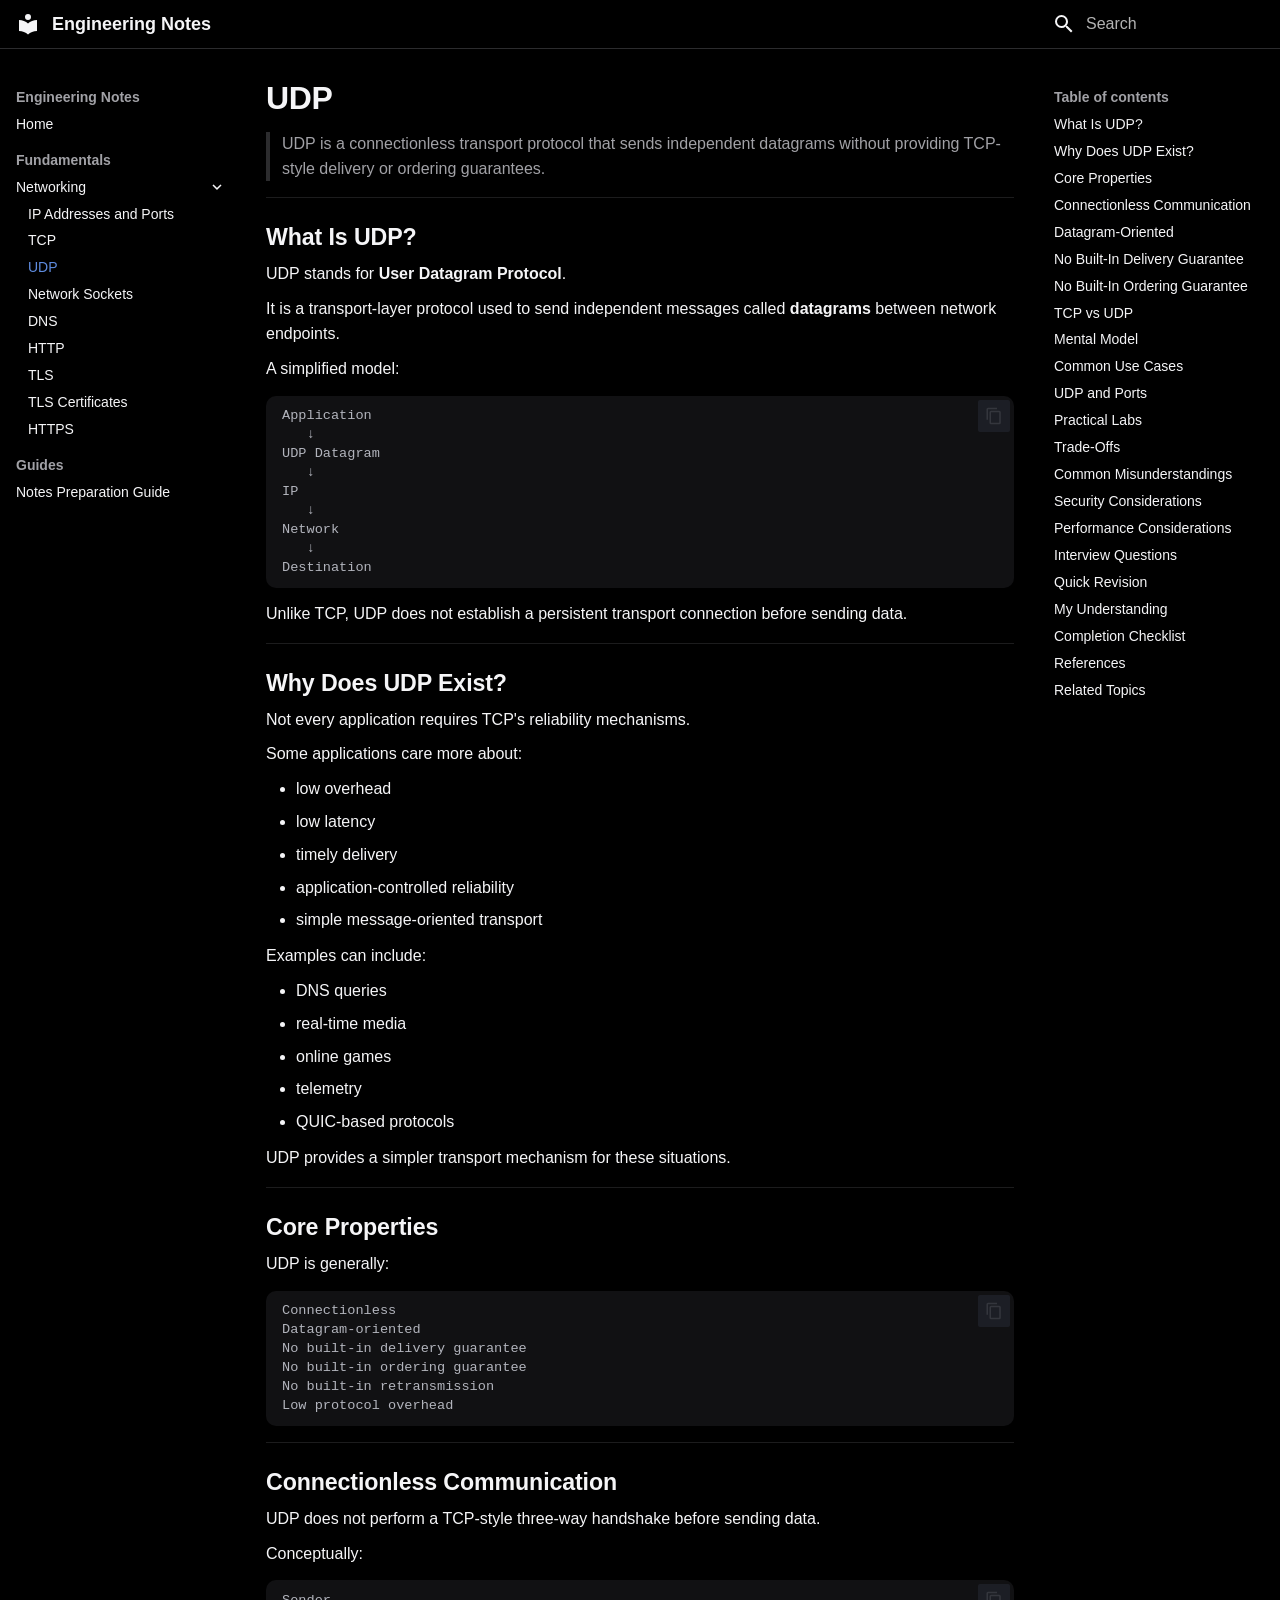
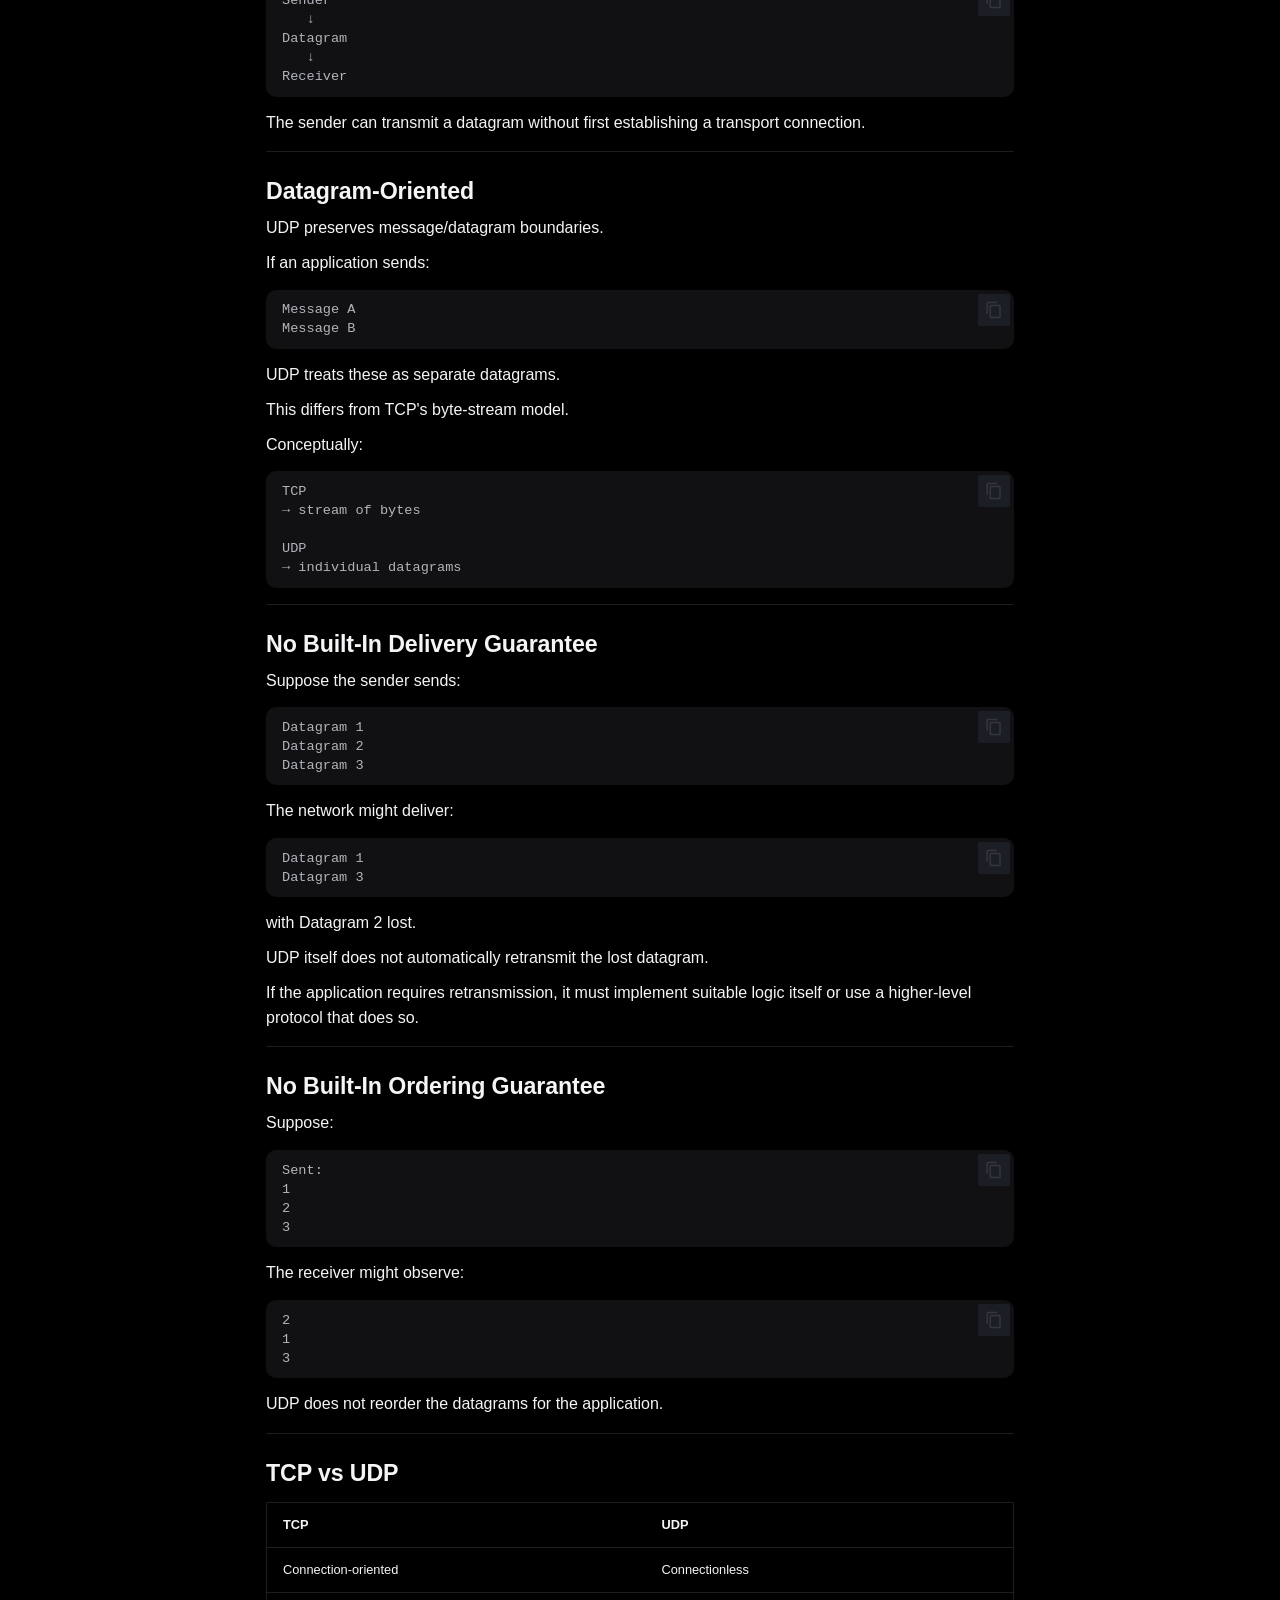
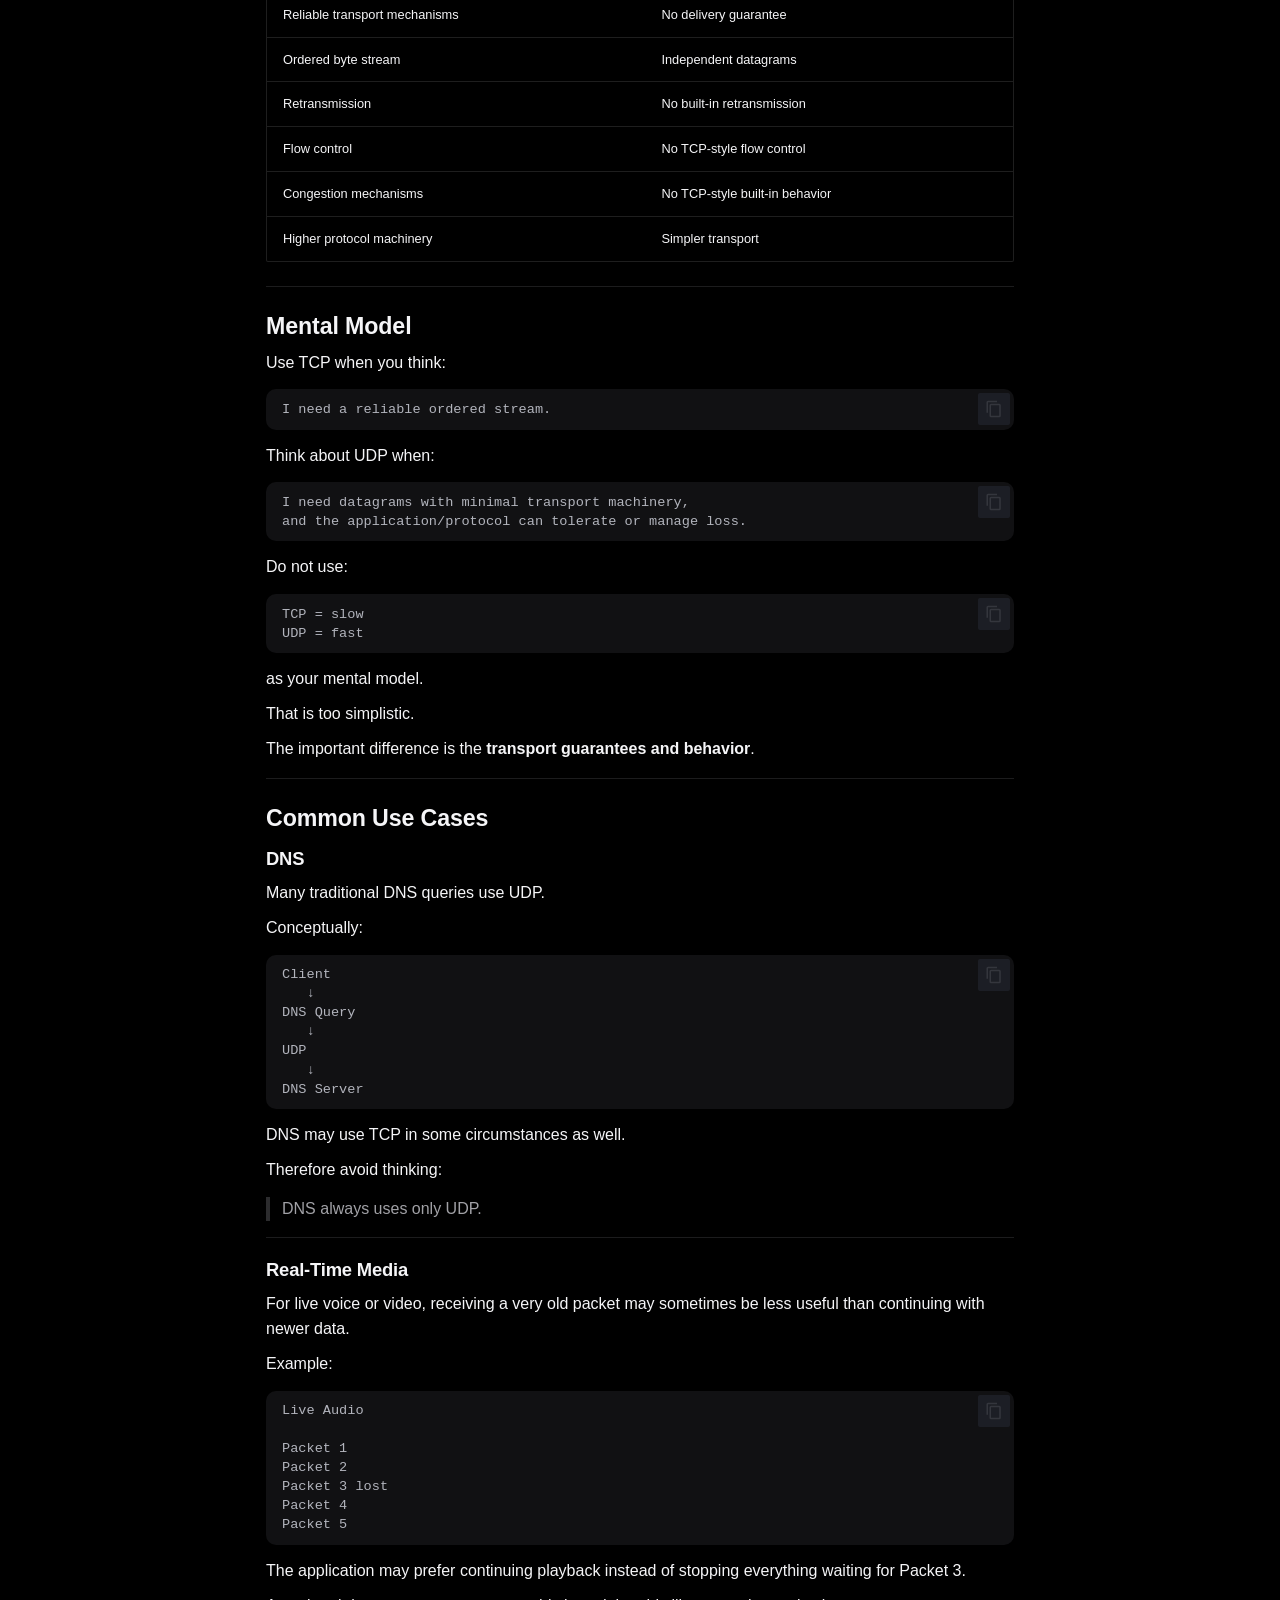
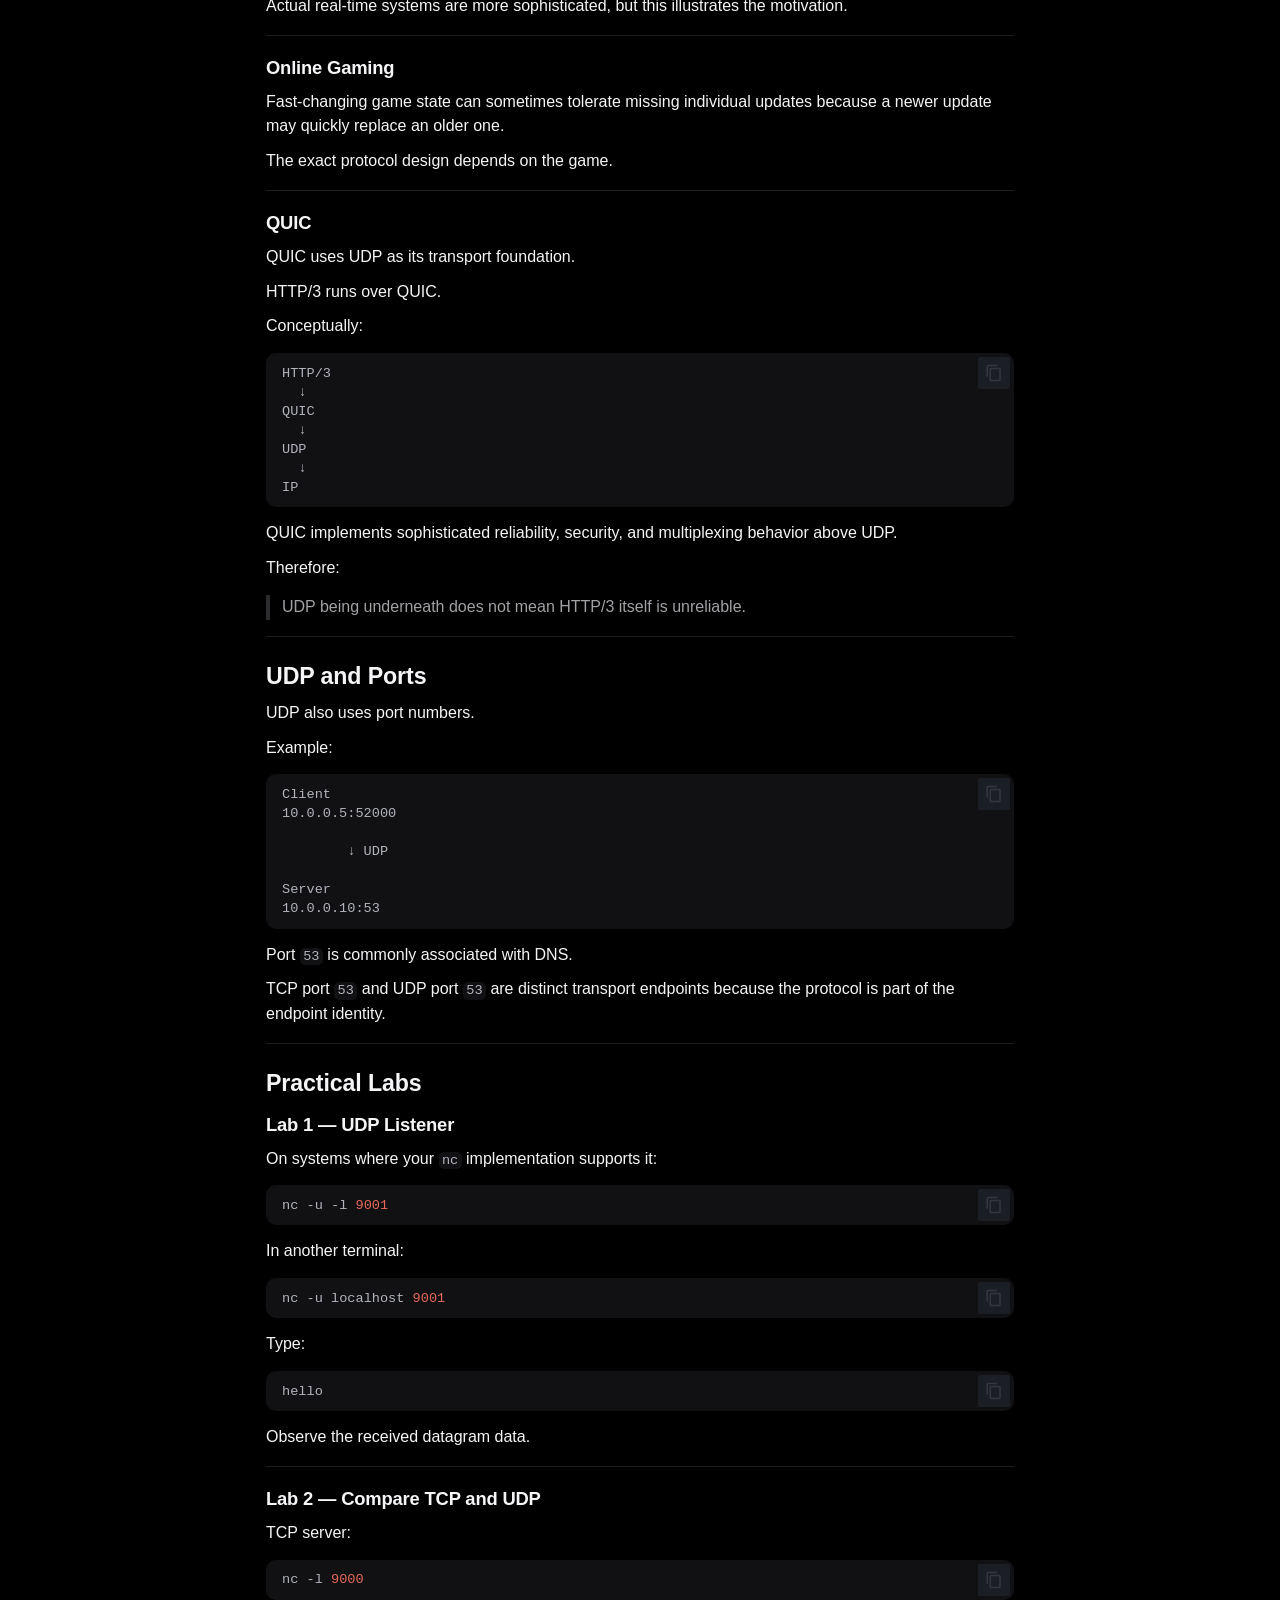
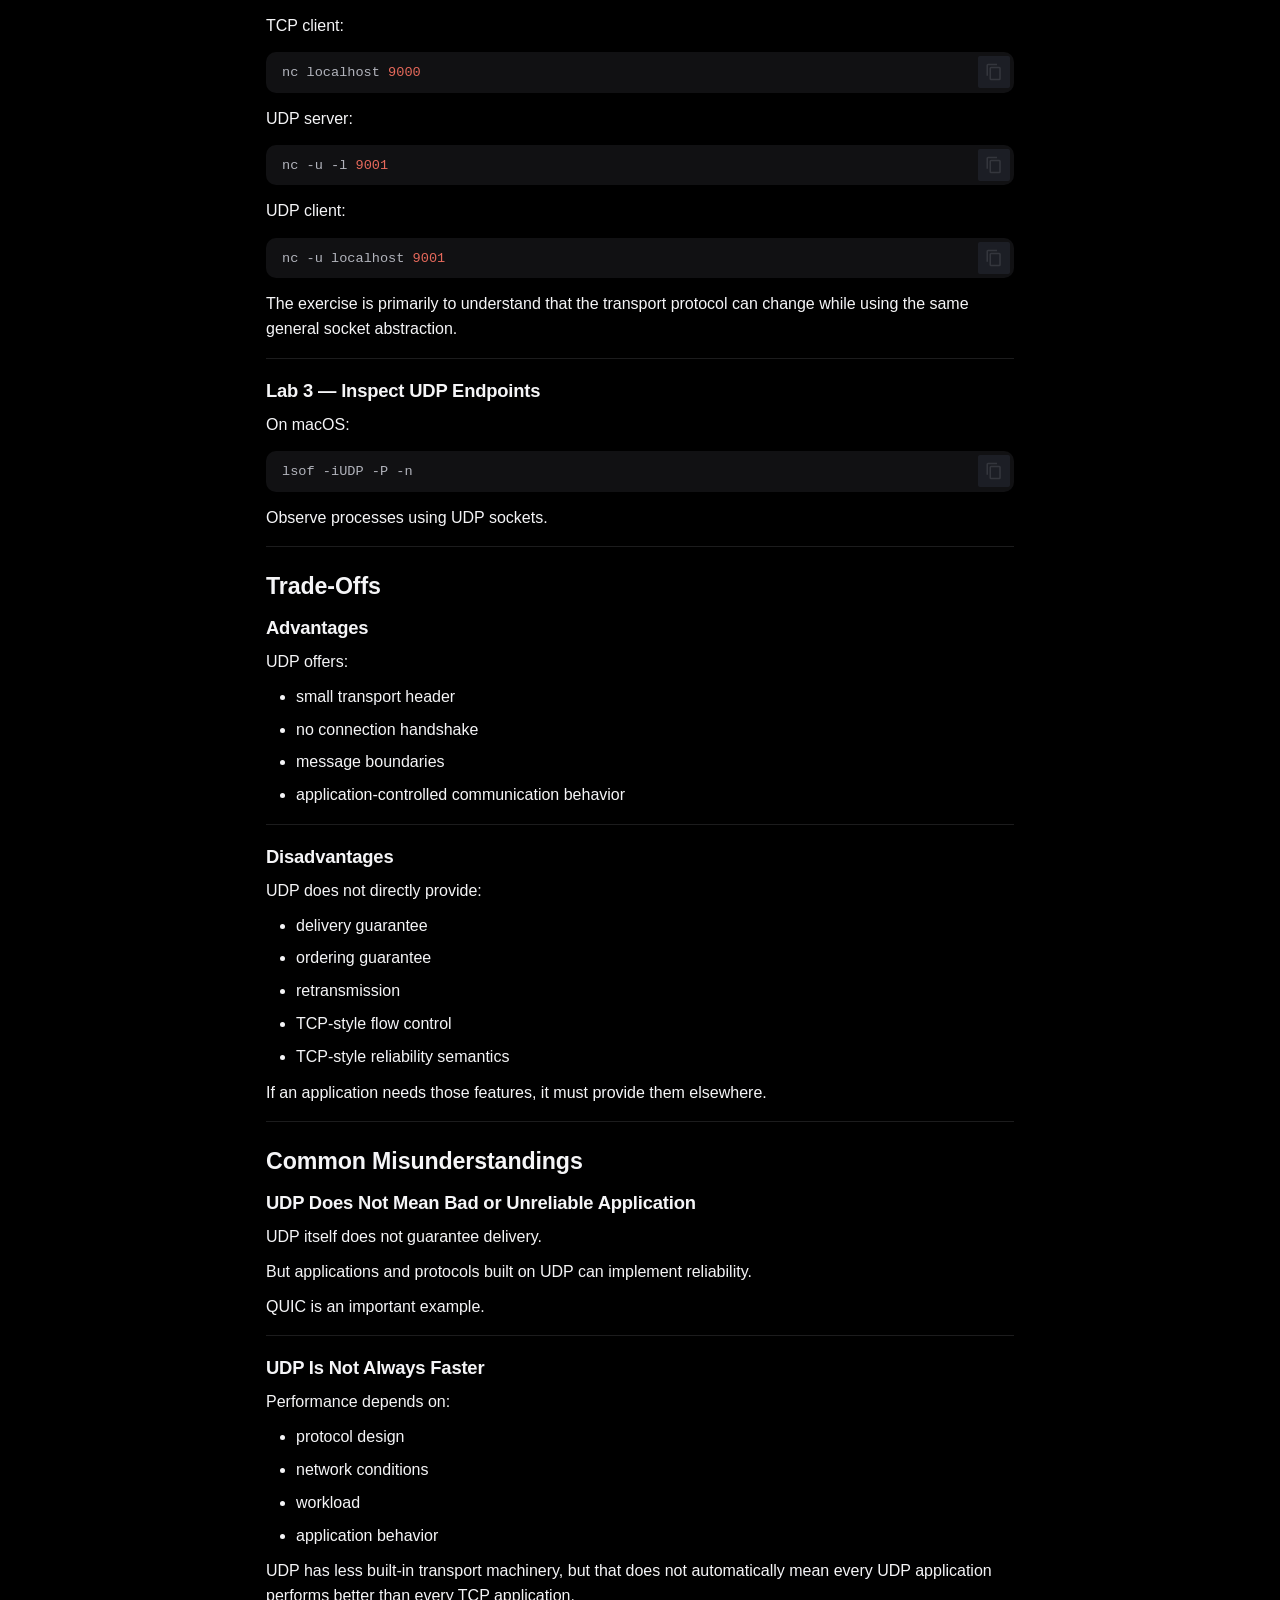
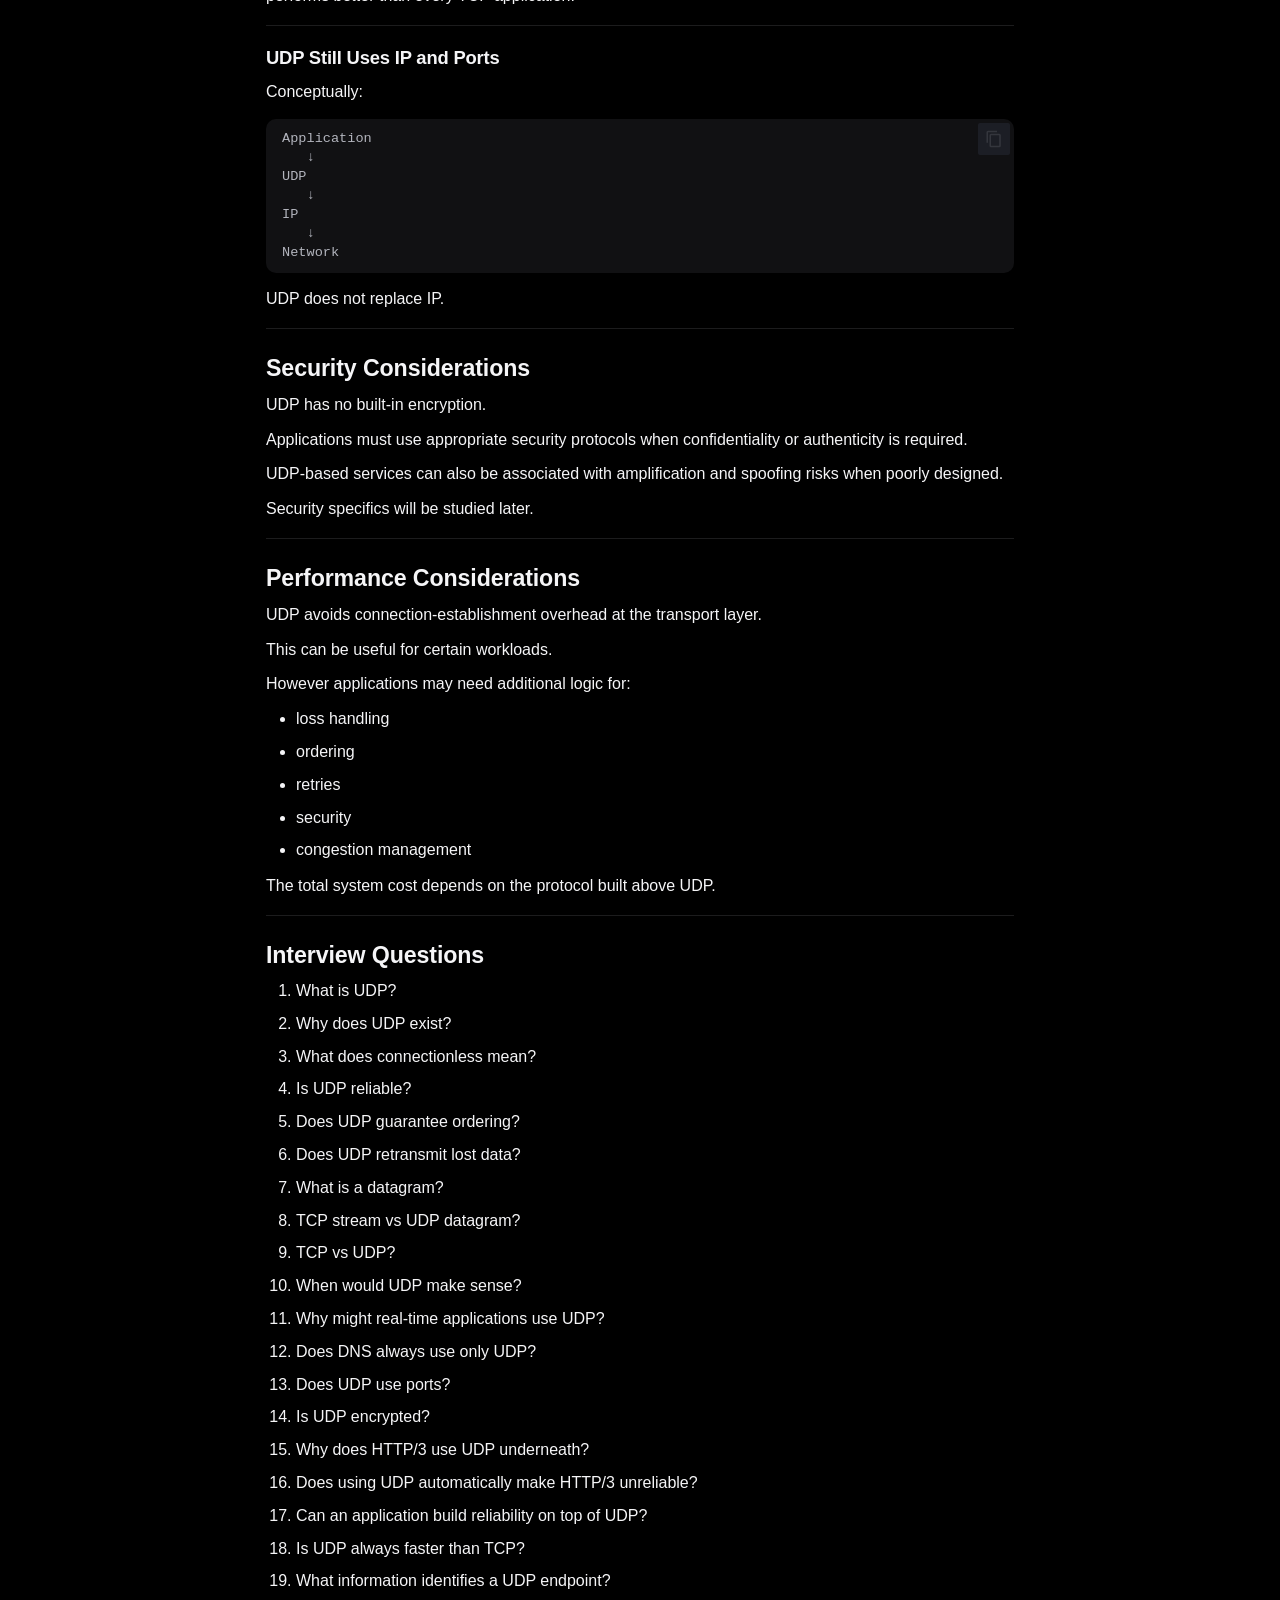
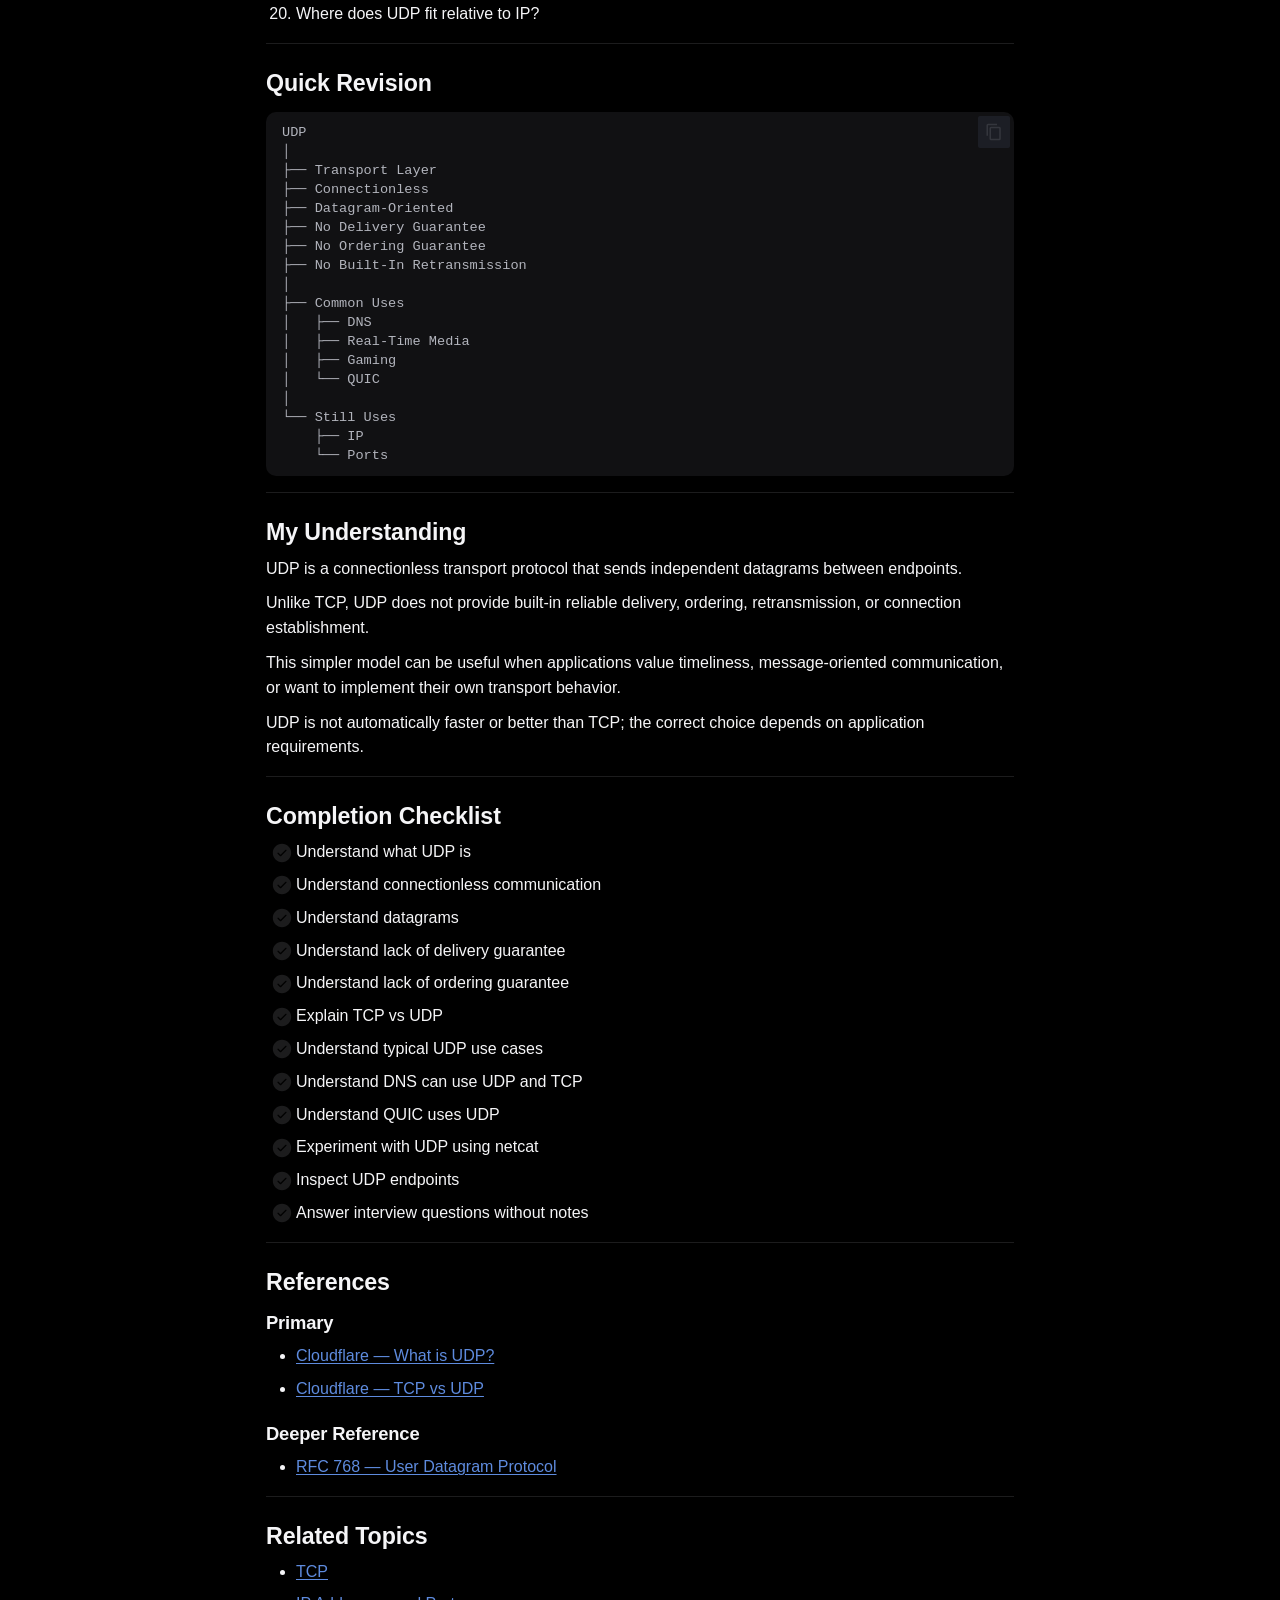
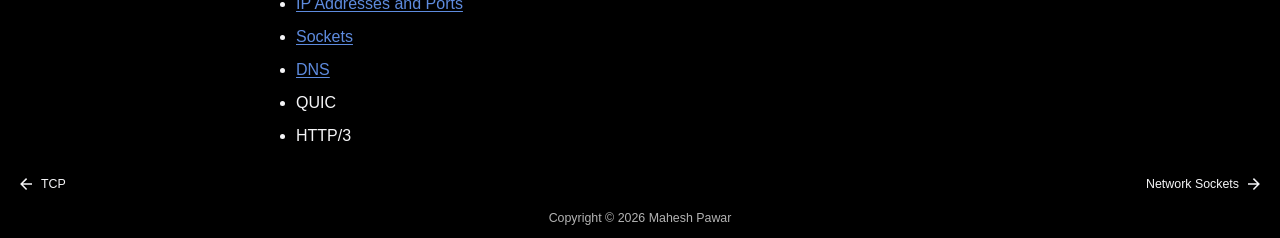
<file: fundamentals/networking/udp/index.html>
<!doctype html>
<html lang="en" class="no-js">
  <head>
    
      <meta charset="utf-8">
      <meta name="viewport" content="width=device-width,initial-scale=1">
      
        <meta name="description" content="Practical, interconnected notes for engineering foundations.">
      
      
        <meta name="author" content="Mahesh Pawar">
      
      
        <link rel="canonical" href="https://pawar-mahesh.github.io/engineering-notes/fundamentals/networking/udp/">
      
      
        <link rel="prev" href="../tcp/">
      
      
        <link rel="next" href="../sockets/">
      
      
        
      
      
      <link rel="icon" href="../../../assets/images/favicon.png">
      <meta name="generator" content="mkdocs-1.6.1, mkdocs-material-9.8.0">
    
    
      
        <title>UDP - Engineering Notes</title>
      
    
    
      <link rel="stylesheet" href="../../../assets/stylesheets/main.57a0d79d.min.css">
      
        
        <link rel="stylesheet" href="../../../assets/stylesheets/palette.fb2fffe2.min.css">
      
      


    
    
      
    
    
      
    
    
      <link rel="stylesheet" href="../../../assets/stylesheets/extra.css">
    
    <script>__md_scope=new URL("../../..",location),__md_hash=e=>[...e].reduce(((e,_)=>(e<<5)-e+_.charCodeAt(0)),0),__md_get=(e,_=localStorage,t=__md_scope)=>JSON.parse(_.getItem(t.pathname+"."+e)),__md_set=(e,_,t=localStorage,a=__md_scope)=>{try{t.setItem(a.pathname+"."+e,JSON.stringify(_))}catch(e){}}</script>
    
      

    
    
  </head>
  
  
    
    
    
    
    
    <body dir="ltr" data-md-color-scheme="slate" data-md-color-primary="black" data-md-color-accent="blue">
  
    
    <input class="md-toggle" data-md-toggle="drawer" type="checkbox" id="__drawer" autocomplete="off">
    <input class="md-toggle" data-md-toggle="search" type="checkbox" id="__search" autocomplete="off">
    <label class="md-overlay" for="__drawer"></label>
    <div data-md-component="skip">
      
        
        <a href="#udp" class="md-skip">
          Skip to content
        </a>
      
    </div>
    <div data-md-component="announce">
      
    </div>
    
    
      

  

<header class="md-header md-header--shadow" data-md-component="header">
  <nav class="md-header__inner md-grid" aria-label="Header">
    <a href="../../.." title="Engineering Notes" class="md-header__button md-logo" aria-label="Engineering Notes" data-md-component="logo">
      
  
  <svg xmlns="http://www.w3.org/2000/svg" viewBox="0 0 24 24"><path d="M12 8a3 3 0 0 0 3-3 3 3 0 0 0-3-3 3 3 0 0 0-3 3 3 3 0 0 0 3 3m0 3.54C9.64 9.35 6.5 8 3 8v11c3.5 0 6.64 1.35 9 3.54 2.36-2.19 5.5-3.54 9-3.54V8c-3.5 0-6.64 1.35-9 3.54"/></svg>

    </a>
    <label class="md-header__button md-icon" for="__drawer">
      
      <svg xmlns="http://www.w3.org/2000/svg" viewBox="0 0 24 24"><path d="M3 6h18v2H3zm0 5h18v2H3zm0 5h18v2H3z"/></svg>
    </label>
    <div class="md-header__title" data-md-component="header-title">
      <div class="md-header__ellipsis">
        <div class="md-header__topic">
          <span class="md-ellipsis">
            Engineering Notes
          </span>
        </div>
        <div class="md-header__topic" data-md-component="header-topic">
          <span class="md-ellipsis">
            
              UDP
            
          </span>
        </div>
      </div>
    </div>
    
      
    
    
    
    
      
      
        <label class="md-header__button md-icon" for="__search">
          
          <svg xmlns="http://www.w3.org/2000/svg" viewBox="0 0 24 24"><path d="M9.5 3A6.5 6.5 0 0 1 16 9.5c0 1.61-.59 3.09-1.56 4.23l.27.27h.79l5 5-1.5 1.5-5-5v-.79l-.27-.27A6.52 6.52 0 0 1 9.5 16 6.5 6.5 0 0 1 3 9.5 6.5 6.5 0 0 1 9.5 3m0 2C7 5 5 7 5 9.5S7 14 9.5 14 14 12 14 9.5 12 5 9.5 5"/></svg>
        </label>
        
<div class="md-search" data-md-component="search" role="dialog" aria-label="Search">
  <label class="md-search__overlay" for="__search"></label>
  <div class="md-search__inner" role="search">
    <form class="md-search__form" name="search">
      <input type="text" class="md-search__input" name="query" aria-label="Search" placeholder="Search" autocapitalize="off" autocorrect="off" autocomplete="off" spellcheck="false" data-md-component="search-query" required>
      <label class="md-search__icon md-icon" for="__search">
        
        <svg xmlns="http://www.w3.org/2000/svg" viewBox="0 0 24 24"><path d="M9.5 3A6.5 6.5 0 0 1 16 9.5c0 1.61-.59 3.09-1.56 4.23l.27.27h.79l5 5-1.5 1.5-5-5v-.79l-.27-.27A6.52 6.52 0 0 1 9.5 16 6.5 6.5 0 0 1 3 9.5 6.5 6.5 0 0 1 9.5 3m0 2C7 5 5 7 5 9.5S7 14 9.5 14 14 12 14 9.5 12 5 9.5 5"/></svg>
        
        <svg xmlns="http://www.w3.org/2000/svg" viewBox="0 0 24 24"><path d="M20 11v2H8l5.5 5.5-1.42 1.42L4.16 12l7.92-7.92L13.5 5.5 8 11z"/></svg>
      </label>
      <nav class="md-search__options" aria-label="Search">
        <button type="reset" class="md-search__icon md-icon" title="Clear" aria-label="Clear" tabindex="-1">
          
          <svg xmlns="http://www.w3.org/2000/svg" viewBox="0 0 24 24"><path d="M19 6.41 17.59 5 12 10.59 6.41 5 5 6.41 10.59 12 5 17.59 6.41 19 12 13.41 17.59 19 19 17.59 13.41 12z"/></svg>
        </button>
      </nav>
      
        <div class="md-search__suggest" data-md-component="search-suggest"></div>
      
    </form>
    <div class="md-search__output">
      <div class="md-search__scrollwrap" tabindex="0" data-md-scrollfix>
        <div class="md-search-result" data-md-component="search-result">
          <div class="md-search-result__meta">
            Initializing search
          </div>
          <ol class="md-search-result__list" role="presentation"></ol>
        </div>
      </div>
    </div>
  </div>
</div>
      
    
    
  </nav>
  
</header>
    
    <div class="md-container" data-md-component="container">
      
      
        
          
        
      
      <main class="md-main" data-md-component="main">
        <div class="md-main__inner md-grid">
          
            
              
              <div class="md-sidebar md-sidebar--primary" data-md-component="sidebar" data-md-type="navigation" >
                <div class="md-sidebar__scrollwrap">
                  <div class="md-sidebar__inner">
                    



<nav class="md-nav md-nav--primary" aria-label="Navigation" data-md-level="0">
  <label class="md-nav__title" for="__drawer">
    <a href="../../.." title="Engineering Notes" class="md-nav__button md-logo" aria-label="Engineering Notes" data-md-component="logo">
      
  
  <svg xmlns="http://www.w3.org/2000/svg" viewBox="0 0 24 24"><path d="M12 8a3 3 0 0 0 3-3 3 3 0 0 0-3-3 3 3 0 0 0-3 3 3 3 0 0 0 3 3m0 3.54C9.64 9.35 6.5 8 3 8v11c3.5 0 6.64 1.35 9 3.54 2.36-2.19 5.5-3.54 9-3.54V8c-3.5 0-6.64 1.35-9 3.54"/></svg>

    </a>
    Engineering Notes
  </label>
  
  <ul class="md-nav__list" data-md-scrollfix>
    
      
      
  
  
  
  
    <li class="md-nav__item">
      <a href="../../.." class="md-nav__link">
        
  
  
  <span class="md-ellipsis">
    
  
    Home
  

    
  </span>
  
  

      </a>
    </li>
  

    
      
      
  
  
    
  
  
  
    
    
    
    
      
        
        
      
    
    
    <li class="md-nav__item md-nav__item--active md-nav__item--section md-nav__item--nested">
      
        
        
        <input class="md-nav__toggle md-toggle " type="checkbox" id="__nav_2" checked>
        
          
          <label class="md-nav__link" for="__nav_2" id="__nav_2_label" tabindex="">
            
  
  
  <span class="md-ellipsis">
    
  
    Fundamentals
  

    
  </span>
  
  

            <span class="md-nav__icon md-icon"></span>
          </label>
        
        <nav class="md-nav" data-md-level="1" aria-labelledby="__nav_2_label" aria-expanded="true">
          <label class="md-nav__title" for="__nav_2">
            <span class="md-nav__icon md-icon"></span>
            
  
    Fundamentals
  

          </label>
          <ul class="md-nav__list" data-md-scrollfix>
            
              
                
  
  
    
  
  
  
    
    
    
    
      
    
    
    <li class="md-nav__item md-nav__item--active md-nav__item--nested">
      
        
        
        <input class="md-nav__toggle md-toggle " type="checkbox" id="__nav_2_1" checked>
        
          
          <label class="md-nav__link" for="__nav_2_1" id="__nav_2_1_label" tabindex="0">
            
  
  
  <span class="md-ellipsis">
    
  
    Networking
  

    
  </span>
  
  

            <span class="md-nav__icon md-icon"></span>
          </label>
        
        <nav class="md-nav" data-md-level="2" aria-labelledby="__nav_2_1_label" aria-expanded="true">
          <label class="md-nav__title" for="__nav_2_1">
            <span class="md-nav__icon md-icon"></span>
            
  
    Networking
  

          </label>
          <ul class="md-nav__list" data-md-scrollfix>
            
              
                
  
  
  
  
    <li class="md-nav__item">
      <a href="../ip-addresses-and-ports/" class="md-nav__link">
        
  
  
  <span class="md-ellipsis">
    
  
    IP Addresses and Ports
  

    
  </span>
  
  

      </a>
    </li>
  

              
            
              
                
  
  
  
  
    <li class="md-nav__item">
      <a href="../tcp/" class="md-nav__link">
        
  
  
  <span class="md-ellipsis">
    
  
    TCP
  

    
  </span>
  
  

      </a>
    </li>
  

              
            
              
                
  
  
    
  
  
  
    <li class="md-nav__item md-nav__item--active">
      
      <input class="md-nav__toggle md-toggle" type="checkbox" id="__toc">
      
      
        
      
      
        <label class="md-nav__link md-nav__link--active" for="__toc">
          
  
  
  <span class="md-ellipsis">
    
  
    UDP
  

    
  </span>
  
  

          <span class="md-nav__icon md-icon"></span>
        </label>
      
      <a href="./" class="md-nav__link md-nav__link--active">
        
  
  
  <span class="md-ellipsis">
    
  
    UDP
  

    
  </span>
  
  

      </a>
      
        

<nav class="md-nav md-nav--secondary" aria-label="Table of contents">
  
  
  
    
  
  
    <label class="md-nav__title" for="__toc">
      <span class="md-nav__icon md-icon"></span>
      Table of contents
    </label>
    <ul class="md-nav__list" data-md-component="toc" data-md-scrollfix>
      
        <li class="md-nav__item">
  <a href="#what-is-udp" class="md-nav__link">
    <span class="md-ellipsis">
      
        What Is UDP?
      
    </span>
  </a>
  
</li>
      
        <li class="md-nav__item">
  <a href="#why-does-udp-exist" class="md-nav__link">
    <span class="md-ellipsis">
      
        Why Does UDP Exist?
      
    </span>
  </a>
  
</li>
      
        <li class="md-nav__item">
  <a href="#core-properties" class="md-nav__link">
    <span class="md-ellipsis">
      
        Core Properties
      
    </span>
  </a>
  
</li>
      
        <li class="md-nav__item">
  <a href="#connectionless-communication" class="md-nav__link">
    <span class="md-ellipsis">
      
        Connectionless Communication
      
    </span>
  </a>
  
</li>
      
        <li class="md-nav__item">
  <a href="#datagram-oriented" class="md-nav__link">
    <span class="md-ellipsis">
      
        Datagram-Oriented
      
    </span>
  </a>
  
</li>
      
        <li class="md-nav__item">
  <a href="#no-built-in-delivery-guarantee" class="md-nav__link">
    <span class="md-ellipsis">
      
        No Built-In Delivery Guarantee
      
    </span>
  </a>
  
</li>
      
        <li class="md-nav__item">
  <a href="#no-built-in-ordering-guarantee" class="md-nav__link">
    <span class="md-ellipsis">
      
        No Built-In Ordering Guarantee
      
    </span>
  </a>
  
</li>
      
        <li class="md-nav__item">
  <a href="#tcp-vs-udp" class="md-nav__link">
    <span class="md-ellipsis">
      
        TCP vs UDP
      
    </span>
  </a>
  
</li>
      
        <li class="md-nav__item">
  <a href="#mental-model" class="md-nav__link">
    <span class="md-ellipsis">
      
        Mental Model
      
    </span>
  </a>
  
</li>
      
        <li class="md-nav__item">
  <a href="#common-use-cases" class="md-nav__link">
    <span class="md-ellipsis">
      
        Common Use Cases
      
    </span>
  </a>
  
</li>
      
        <li class="md-nav__item">
  <a href="#udp-and-ports" class="md-nav__link">
    <span class="md-ellipsis">
      
        UDP and Ports
      
    </span>
  </a>
  
</li>
      
        <li class="md-nav__item">
  <a href="#practical-labs" class="md-nav__link">
    <span class="md-ellipsis">
      
        Practical Labs
      
    </span>
  </a>
  
</li>
      
        <li class="md-nav__item">
  <a href="#trade-offs" class="md-nav__link">
    <span class="md-ellipsis">
      
        Trade-Offs
      
    </span>
  </a>
  
</li>
      
        <li class="md-nav__item">
  <a href="#common-misunderstandings" class="md-nav__link">
    <span class="md-ellipsis">
      
        Common Misunderstandings
      
    </span>
  </a>
  
</li>
      
        <li class="md-nav__item">
  <a href="#security-considerations" class="md-nav__link">
    <span class="md-ellipsis">
      
        Security Considerations
      
    </span>
  </a>
  
</li>
      
        <li class="md-nav__item">
  <a href="#performance-considerations" class="md-nav__link">
    <span class="md-ellipsis">
      
        Performance Considerations
      
    </span>
  </a>
  
</li>
      
        <li class="md-nav__item">
  <a href="#interview-questions" class="md-nav__link">
    <span class="md-ellipsis">
      
        Interview Questions
      
    </span>
  </a>
  
</li>
      
        <li class="md-nav__item">
  <a href="#quick-revision" class="md-nav__link">
    <span class="md-ellipsis">
      
        Quick Revision
      
    </span>
  </a>
  
</li>
      
        <li class="md-nav__item">
  <a href="#my-understanding" class="md-nav__link">
    <span class="md-ellipsis">
      
        My Understanding
      
    </span>
  </a>
  
</li>
      
        <li class="md-nav__item">
  <a href="#completion-checklist" class="md-nav__link">
    <span class="md-ellipsis">
      
        Completion Checklist
      
    </span>
  </a>
  
</li>
      
        <li class="md-nav__item">
  <a href="#references" class="md-nav__link">
    <span class="md-ellipsis">
      
        References
      
    </span>
  </a>
  
</li>
      
        <li class="md-nav__item">
  <a href="#related-topics" class="md-nav__link">
    <span class="md-ellipsis">
      
        Related Topics
      
    </span>
  </a>
  
</li>
      
    </ul>
  
</nav>
      
    </li>
  

              
            
              
                
  
  
  
  
    <li class="md-nav__item">
      <a href="../sockets/" class="md-nav__link">
        
  
  
  <span class="md-ellipsis">
    
  
    Network Sockets
  

    
  </span>
  
  

      </a>
    </li>
  

              
            
              
                
  
  
  
  
    <li class="md-nav__item">
      <a href="../dns/" class="md-nav__link">
        
  
  
  <span class="md-ellipsis">
    
  
    DNS
  

    
  </span>
  
  

      </a>
    </li>
  

              
            
              
                
  
  
  
  
    <li class="md-nav__item">
      <a href="../http/" class="md-nav__link">
        
  
  
  <span class="md-ellipsis">
    
  
    HTTP
  

    
  </span>
  
  

      </a>
    </li>
  

              
            
              
                
  
  
  
  
    <li class="md-nav__item">
      <a href="../tls/" class="md-nav__link">
        
  
  
  <span class="md-ellipsis">
    
  
    TLS
  

    
  </span>
  
  

      </a>
    </li>
  

              
            
              
                
  
  
  
  
    <li class="md-nav__item">
      <a href="../certificates/" class="md-nav__link">
        
  
  
  <span class="md-ellipsis">
    
  
    TLS Certificates
  

    
  </span>
  
  

      </a>
    </li>
  

              
            
              
                
  
  
  
  
    <li class="md-nav__item">
      <a href="../https/" class="md-nav__link">
        
  
  
  <span class="md-ellipsis">
    
  
    HTTPS
  

    
  </span>
  
  

      </a>
    </li>
  

              
            
          </ul>
        </nav>
      
    </li>
  

              
            
          </ul>
        </nav>
      
    </li>
  

    
      
      
  
  
  
  
    
    
    
    
      
        
        
      
    
    
    <li class="md-nav__item md-nav__item--section md-nav__item--nested">
      
        
        
        <input class="md-nav__toggle md-toggle " type="checkbox" id="__nav_3" >
        
          
          <label class="md-nav__link" for="__nav_3" id="__nav_3_label" tabindex="">
            
  
  
  <span class="md-ellipsis">
    
  
    Guides
  

    
  </span>
  
  

            <span class="md-nav__icon md-icon"></span>
          </label>
        
        <nav class="md-nav" data-md-level="1" aria-labelledby="__nav_3_label" aria-expanded="false">
          <label class="md-nav__title" for="__nav_3">
            <span class="md-nav__icon md-icon"></span>
            
  
    Guides
  

          </label>
          <ul class="md-nav__list" data-md-scrollfix>
            
              
                
  
  
  
  
    <li class="md-nav__item">
      <a href="../../../guides/notes-guide/" class="md-nav__link">
        
  
  
  <span class="md-ellipsis">
    
  
    Notes Preparation Guide
  

    
  </span>
  
  

      </a>
    </li>
  

              
            
          </ul>
        </nav>
      
    </li>
  

    
  </ul>
</nav>
                  </div>
                </div>
              </div>
            
            
              
              <div class="md-sidebar md-sidebar--secondary" data-md-component="sidebar" data-md-type="toc" >
                <div class="md-sidebar__scrollwrap">
                  <div class="md-sidebar__inner">
                    

<nav class="md-nav md-nav--secondary" aria-label="Table of contents">
  
  
  
    
  
  
    <label class="md-nav__title" for="__toc">
      <span class="md-nav__icon md-icon"></span>
      Table of contents
    </label>
    <ul class="md-nav__list" data-md-component="toc" data-md-scrollfix>
      
        <li class="md-nav__item">
  <a href="#what-is-udp" class="md-nav__link">
    <span class="md-ellipsis">
      
        What Is UDP?
      
    </span>
  </a>
  
</li>
      
        <li class="md-nav__item">
  <a href="#why-does-udp-exist" class="md-nav__link">
    <span class="md-ellipsis">
      
        Why Does UDP Exist?
      
    </span>
  </a>
  
</li>
      
        <li class="md-nav__item">
  <a href="#core-properties" class="md-nav__link">
    <span class="md-ellipsis">
      
        Core Properties
      
    </span>
  </a>
  
</li>
      
        <li class="md-nav__item">
  <a href="#connectionless-communication" class="md-nav__link">
    <span class="md-ellipsis">
      
        Connectionless Communication
      
    </span>
  </a>
  
</li>
      
        <li class="md-nav__item">
  <a href="#datagram-oriented" class="md-nav__link">
    <span class="md-ellipsis">
      
        Datagram-Oriented
      
    </span>
  </a>
  
</li>
      
        <li class="md-nav__item">
  <a href="#no-built-in-delivery-guarantee" class="md-nav__link">
    <span class="md-ellipsis">
      
        No Built-In Delivery Guarantee
      
    </span>
  </a>
  
</li>
      
        <li class="md-nav__item">
  <a href="#no-built-in-ordering-guarantee" class="md-nav__link">
    <span class="md-ellipsis">
      
        No Built-In Ordering Guarantee
      
    </span>
  </a>
  
</li>
      
        <li class="md-nav__item">
  <a href="#tcp-vs-udp" class="md-nav__link">
    <span class="md-ellipsis">
      
        TCP vs UDP
      
    </span>
  </a>
  
</li>
      
        <li class="md-nav__item">
  <a href="#mental-model" class="md-nav__link">
    <span class="md-ellipsis">
      
        Mental Model
      
    </span>
  </a>
  
</li>
      
        <li class="md-nav__item">
  <a href="#common-use-cases" class="md-nav__link">
    <span class="md-ellipsis">
      
        Common Use Cases
      
    </span>
  </a>
  
</li>
      
        <li class="md-nav__item">
  <a href="#udp-and-ports" class="md-nav__link">
    <span class="md-ellipsis">
      
        UDP and Ports
      
    </span>
  </a>
  
</li>
      
        <li class="md-nav__item">
  <a href="#practical-labs" class="md-nav__link">
    <span class="md-ellipsis">
      
        Practical Labs
      
    </span>
  </a>
  
</li>
      
        <li class="md-nav__item">
  <a href="#trade-offs" class="md-nav__link">
    <span class="md-ellipsis">
      
        Trade-Offs
      
    </span>
  </a>
  
</li>
      
        <li class="md-nav__item">
  <a href="#common-misunderstandings" class="md-nav__link">
    <span class="md-ellipsis">
      
        Common Misunderstandings
      
    </span>
  </a>
  
</li>
      
        <li class="md-nav__item">
  <a href="#security-considerations" class="md-nav__link">
    <span class="md-ellipsis">
      
        Security Considerations
      
    </span>
  </a>
  
</li>
      
        <li class="md-nav__item">
  <a href="#performance-considerations" class="md-nav__link">
    <span class="md-ellipsis">
      
        Performance Considerations
      
    </span>
  </a>
  
</li>
      
        <li class="md-nav__item">
  <a href="#interview-questions" class="md-nav__link">
    <span class="md-ellipsis">
      
        Interview Questions
      
    </span>
  </a>
  
</li>
      
        <li class="md-nav__item">
  <a href="#quick-revision" class="md-nav__link">
    <span class="md-ellipsis">
      
        Quick Revision
      
    </span>
  </a>
  
</li>
      
        <li class="md-nav__item">
  <a href="#my-understanding" class="md-nav__link">
    <span class="md-ellipsis">
      
        My Understanding
      
    </span>
  </a>
  
</li>
      
        <li class="md-nav__item">
  <a href="#completion-checklist" class="md-nav__link">
    <span class="md-ellipsis">
      
        Completion Checklist
      
    </span>
  </a>
  
</li>
      
        <li class="md-nav__item">
  <a href="#references" class="md-nav__link">
    <span class="md-ellipsis">
      
        References
      
    </span>
  </a>
  
</li>
      
        <li class="md-nav__item">
  <a href="#related-topics" class="md-nav__link">
    <span class="md-ellipsis">
      
        Related Topics
      
    </span>
  </a>
  
</li>
      
    </ul>
  
</nav>
                  </div>
                </div>
              </div>
            
          
          
            <div class="md-content" data-md-component="content">
              
              <article class="md-content__inner md-typeset">
                
                  



<h1 id="udp">UDP</h1>
<blockquote>
<p>UDP is a connectionless transport protocol that sends independent datagrams without providing TCP-style delivery or ordering guarantees.</p>
</blockquote>
<hr />
<h2 id="what-is-udp">What Is UDP?</h2>
<p>UDP stands for <strong>User Datagram Protocol</strong>.</p>
<p>It is a transport-layer protocol used to send independent messages called <strong>datagrams</strong> between network endpoints.</p>
<p>A simplified model:</p>
<div class="highlight"><pre><span></span><code><a id="__codelineno-0-1" name="__codelineno-0-1" href="#__codelineno-0-1"></a>Application
<a id="__codelineno-0-2" name="__codelineno-0-2" href="#__codelineno-0-2"></a>   ↓
<a id="__codelineno-0-3" name="__codelineno-0-3" href="#__codelineno-0-3"></a>UDP Datagram
<a id="__codelineno-0-4" name="__codelineno-0-4" href="#__codelineno-0-4"></a>   ↓
<a id="__codelineno-0-5" name="__codelineno-0-5" href="#__codelineno-0-5"></a>IP
<a id="__codelineno-0-6" name="__codelineno-0-6" href="#__codelineno-0-6"></a>   ↓
<a id="__codelineno-0-7" name="__codelineno-0-7" href="#__codelineno-0-7"></a>Network
<a id="__codelineno-0-8" name="__codelineno-0-8" href="#__codelineno-0-8"></a>   ↓
<a id="__codelineno-0-9" name="__codelineno-0-9" href="#__codelineno-0-9"></a>Destination
</code></pre></div>
<p>Unlike TCP, UDP does not establish a persistent transport connection before sending data.</p>
<hr />
<h2 id="why-does-udp-exist">Why Does UDP Exist?</h2>
<p>Not every application requires TCP's reliability mechanisms.</p>
<p>Some applications care more about:</p>
<ul>
<li>low overhead</li>
<li>low latency</li>
<li>timely delivery</li>
<li>application-controlled reliability</li>
<li>simple message-oriented transport</li>
</ul>
<p>Examples can include:</p>
<ul>
<li>DNS queries</li>
<li>real-time media</li>
<li>online games</li>
<li>telemetry</li>
<li>QUIC-based protocols</li>
</ul>
<p>UDP provides a simpler transport mechanism for these situations.</p>
<hr />
<h2 id="core-properties">Core Properties</h2>
<p>UDP is generally:</p>
<div class="highlight"><pre><span></span><code><a id="__codelineno-1-1" name="__codelineno-1-1" href="#__codelineno-1-1"></a>Connectionless
<a id="__codelineno-1-2" name="__codelineno-1-2" href="#__codelineno-1-2"></a>Datagram-oriented
<a id="__codelineno-1-3" name="__codelineno-1-3" href="#__codelineno-1-3"></a>No built-in delivery guarantee
<a id="__codelineno-1-4" name="__codelineno-1-4" href="#__codelineno-1-4"></a>No built-in ordering guarantee
<a id="__codelineno-1-5" name="__codelineno-1-5" href="#__codelineno-1-5"></a>No built-in retransmission
<a id="__codelineno-1-6" name="__codelineno-1-6" href="#__codelineno-1-6"></a>Low protocol overhead
</code></pre></div>
<hr />
<h2 id="connectionless-communication">Connectionless Communication</h2>
<p>UDP does not perform a TCP-style three-way handshake before sending data.</p>
<p>Conceptually:</p>
<div class="highlight"><pre><span></span><code><a id="__codelineno-2-1" name="__codelineno-2-1" href="#__codelineno-2-1"></a>Sender
<a id="__codelineno-2-2" name="__codelineno-2-2" href="#__codelineno-2-2"></a>   ↓
<a id="__codelineno-2-3" name="__codelineno-2-3" href="#__codelineno-2-3"></a>Datagram
<a id="__codelineno-2-4" name="__codelineno-2-4" href="#__codelineno-2-4"></a>   ↓
<a id="__codelineno-2-5" name="__codelineno-2-5" href="#__codelineno-2-5"></a>Receiver
</code></pre></div>
<p>The sender can transmit a datagram without first establishing a transport connection.</p>
<hr />
<h2 id="datagram-oriented">Datagram-Oriented</h2>
<p>UDP preserves message/datagram boundaries.</p>
<p>If an application sends:</p>
<div class="highlight"><pre><span></span><code><a id="__codelineno-3-1" name="__codelineno-3-1" href="#__codelineno-3-1"></a>Message A
<a id="__codelineno-3-2" name="__codelineno-3-2" href="#__codelineno-3-2"></a>Message B
</code></pre></div>
<p>UDP treats these as separate datagrams.</p>
<p>This differs from TCP's byte-stream model.</p>
<p>Conceptually:</p>
<div class="highlight"><pre><span></span><code><a id="__codelineno-4-1" name="__codelineno-4-1" href="#__codelineno-4-1"></a>TCP
<a id="__codelineno-4-2" name="__codelineno-4-2" href="#__codelineno-4-2"></a>→ stream of bytes
<a id="__codelineno-4-3" name="__codelineno-4-3" href="#__codelineno-4-3"></a>
<a id="__codelineno-4-4" name="__codelineno-4-4" href="#__codelineno-4-4"></a>UDP
<a id="__codelineno-4-5" name="__codelineno-4-5" href="#__codelineno-4-5"></a>→ individual datagrams
</code></pre></div>
<hr />
<h2 id="no-built-in-delivery-guarantee">No Built-In Delivery Guarantee</h2>
<p>Suppose the sender sends:</p>
<div class="highlight"><pre><span></span><code><a id="__codelineno-5-1" name="__codelineno-5-1" href="#__codelineno-5-1"></a>Datagram 1
<a id="__codelineno-5-2" name="__codelineno-5-2" href="#__codelineno-5-2"></a>Datagram 2
<a id="__codelineno-5-3" name="__codelineno-5-3" href="#__codelineno-5-3"></a>Datagram 3
</code></pre></div>
<p>The network might deliver:</p>
<div class="highlight"><pre><span></span><code><a id="__codelineno-6-1" name="__codelineno-6-1" href="#__codelineno-6-1"></a>Datagram 1
<a id="__codelineno-6-2" name="__codelineno-6-2" href="#__codelineno-6-2"></a>Datagram 3
</code></pre></div>
<p>with Datagram 2 lost.</p>
<p>UDP itself does not automatically retransmit the lost datagram.</p>
<p>If the application requires retransmission, it must implement suitable logic itself or use a higher-level protocol that does so.</p>
<hr />
<h2 id="no-built-in-ordering-guarantee">No Built-In Ordering Guarantee</h2>
<p>Suppose:</p>
<div class="highlight"><pre><span></span><code><a id="__codelineno-7-1" name="__codelineno-7-1" href="#__codelineno-7-1"></a>Sent:
<a id="__codelineno-7-2" name="__codelineno-7-2" href="#__codelineno-7-2"></a>1
<a id="__codelineno-7-3" name="__codelineno-7-3" href="#__codelineno-7-3"></a>2
<a id="__codelineno-7-4" name="__codelineno-7-4" href="#__codelineno-7-4"></a>3
</code></pre></div>
<p>The receiver might observe:</p>
<div class="highlight"><pre><span></span><code><a id="__codelineno-8-1" name="__codelineno-8-1" href="#__codelineno-8-1"></a>2
<a id="__codelineno-8-2" name="__codelineno-8-2" href="#__codelineno-8-2"></a>1
<a id="__codelineno-8-3" name="__codelineno-8-3" href="#__codelineno-8-3"></a>3
</code></pre></div>
<p>UDP does not reorder the datagrams for the application.</p>
<hr />
<h2 id="tcp-vs-udp">TCP vs UDP</h2>
<table>
<thead>
<tr>
<th>TCP</th>
<th>UDP</th>
</tr>
</thead>
<tbody>
<tr>
<td>Connection-oriented</td>
<td>Connectionless</td>
</tr>
<tr>
<td>Reliable transport mechanisms</td>
<td>No delivery guarantee</td>
</tr>
<tr>
<td>Ordered byte stream</td>
<td>Independent datagrams</td>
</tr>
<tr>
<td>Retransmission</td>
<td>No built-in retransmission</td>
</tr>
<tr>
<td>Flow control</td>
<td>No TCP-style flow control</td>
</tr>
<tr>
<td>Congestion mechanisms</td>
<td>No TCP-style built-in behavior</td>
</tr>
<tr>
<td>Higher protocol machinery</td>
<td>Simpler transport</td>
</tr>
</tbody>
</table>
<hr />
<h2 id="mental-model">Mental Model</h2>
<p>Use TCP when you think:</p>
<div class="highlight"><pre><span></span><code><a id="__codelineno-9-1" name="__codelineno-9-1" href="#__codelineno-9-1"></a>I need a reliable ordered stream.
</code></pre></div>
<p>Think about UDP when:</p>
<div class="highlight"><pre><span></span><code><a id="__codelineno-10-1" name="__codelineno-10-1" href="#__codelineno-10-1"></a>I need datagrams with minimal transport machinery,
<a id="__codelineno-10-2" name="__codelineno-10-2" href="#__codelineno-10-2"></a>and the application/protocol can tolerate or manage loss.
</code></pre></div>
<p>Do not use:</p>
<div class="highlight"><pre><span></span><code><a id="__codelineno-11-1" name="__codelineno-11-1" href="#__codelineno-11-1"></a>TCP = slow
<a id="__codelineno-11-2" name="__codelineno-11-2" href="#__codelineno-11-2"></a>UDP = fast
</code></pre></div>
<p>as your mental model.</p>
<p>That is too simplistic.</p>
<p>The important difference is the <strong>transport guarantees and behavior</strong>.</p>
<hr />
<h2 id="common-use-cases">Common Use Cases</h2>
<h3 id="dns">DNS</h3>
<p>Many traditional DNS queries use UDP.</p>
<p>Conceptually:</p>
<div class="highlight"><pre><span></span><code><a id="__codelineno-12-1" name="__codelineno-12-1" href="#__codelineno-12-1"></a>Client
<a id="__codelineno-12-2" name="__codelineno-12-2" href="#__codelineno-12-2"></a>   ↓
<a id="__codelineno-12-3" name="__codelineno-12-3" href="#__codelineno-12-3"></a>DNS Query
<a id="__codelineno-12-4" name="__codelineno-12-4" href="#__codelineno-12-4"></a>   ↓
<a id="__codelineno-12-5" name="__codelineno-12-5" href="#__codelineno-12-5"></a>UDP
<a id="__codelineno-12-6" name="__codelineno-12-6" href="#__codelineno-12-6"></a>   ↓
<a id="__codelineno-12-7" name="__codelineno-12-7" href="#__codelineno-12-7"></a>DNS Server
</code></pre></div>
<p>DNS may use TCP in some circumstances as well.</p>
<p>Therefore avoid thinking:</p>
<blockquote>
<p>DNS always uses only UDP.</p>
</blockquote>
<hr />
<h3 id="real-time-media">Real-Time Media</h3>
<p>For live voice or video, receiving a very old packet may sometimes be less useful than continuing with newer data.</p>
<p>Example:</p>
<div class="highlight"><pre><span></span><code><a id="__codelineno-13-1" name="__codelineno-13-1" href="#__codelineno-13-1"></a>Live Audio
<a id="__codelineno-13-2" name="__codelineno-13-2" href="#__codelineno-13-2"></a>
<a id="__codelineno-13-3" name="__codelineno-13-3" href="#__codelineno-13-3"></a>Packet 1
<a id="__codelineno-13-4" name="__codelineno-13-4" href="#__codelineno-13-4"></a>Packet 2
<a id="__codelineno-13-5" name="__codelineno-13-5" href="#__codelineno-13-5"></a>Packet 3 lost
<a id="__codelineno-13-6" name="__codelineno-13-6" href="#__codelineno-13-6"></a>Packet 4
<a id="__codelineno-13-7" name="__codelineno-13-7" href="#__codelineno-13-7"></a>Packet 5
</code></pre></div>
<p>The application may prefer continuing playback instead of stopping everything waiting for Packet 3.</p>
<p>Actual real-time systems are more sophisticated, but this illustrates the motivation.</p>
<hr />
<h3 id="online-gaming">Online Gaming</h3>
<p>Fast-changing game state can sometimes tolerate missing individual updates because a newer update may quickly replace an older one.</p>
<p>The exact protocol design depends on the game.</p>
<hr />
<h3 id="quic">QUIC</h3>
<p>QUIC uses UDP as its transport foundation.</p>
<p>HTTP/3 runs over QUIC.</p>
<p>Conceptually:</p>
<div class="highlight"><pre><span></span><code><a id="__codelineno-14-1" name="__codelineno-14-1" href="#__codelineno-14-1"></a>HTTP/3
<a id="__codelineno-14-2" name="__codelineno-14-2" href="#__codelineno-14-2"></a>  ↓
<a id="__codelineno-14-3" name="__codelineno-14-3" href="#__codelineno-14-3"></a>QUIC
<a id="__codelineno-14-4" name="__codelineno-14-4" href="#__codelineno-14-4"></a>  ↓
<a id="__codelineno-14-5" name="__codelineno-14-5" href="#__codelineno-14-5"></a>UDP
<a id="__codelineno-14-6" name="__codelineno-14-6" href="#__codelineno-14-6"></a>  ↓
<a id="__codelineno-14-7" name="__codelineno-14-7" href="#__codelineno-14-7"></a>IP
</code></pre></div>
<p>QUIC implements sophisticated reliability, security, and multiplexing behavior above UDP.</p>
<p>Therefore:</p>
<blockquote>
<p>UDP being underneath does not mean HTTP/3 itself is unreliable.</p>
</blockquote>
<hr />
<h2 id="udp-and-ports">UDP and Ports</h2>
<p>UDP also uses port numbers.</p>
<p>Example:</p>
<div class="highlight"><pre><span></span><code><a id="__codelineno-15-1" name="__codelineno-15-1" href="#__codelineno-15-1"></a>Client
<a id="__codelineno-15-2" name="__codelineno-15-2" href="#__codelineno-15-2"></a>10.0.0.5:52000
<a id="__codelineno-15-3" name="__codelineno-15-3" href="#__codelineno-15-3"></a>
<a id="__codelineno-15-4" name="__codelineno-15-4" href="#__codelineno-15-4"></a>        ↓ UDP
<a id="__codelineno-15-5" name="__codelineno-15-5" href="#__codelineno-15-5"></a>
<a id="__codelineno-15-6" name="__codelineno-15-6" href="#__codelineno-15-6"></a>Server
<a id="__codelineno-15-7" name="__codelineno-15-7" href="#__codelineno-15-7"></a>10.0.0.10:53
</code></pre></div>
<p>Port <code>53</code> is commonly associated with DNS.</p>
<p>TCP port <code>53</code> and UDP port <code>53</code> are distinct transport endpoints because the protocol is part of the endpoint identity.</p>
<hr />
<h2 id="practical-labs">Practical Labs</h2>
<h3 id="lab-1-udp-listener">Lab 1 — UDP Listener</h3>
<p>On systems where your <code>nc</code> implementation supports it:</p>
<div class="highlight"><pre><span></span><code><a id="__codelineno-16-1" name="__codelineno-16-1" href="#__codelineno-16-1"></a>nc<span class="w"> </span>-u<span class="w"> </span>-l<span class="w"> </span><span class="m">9001</span>
</code></pre></div>
<p>In another terminal:</p>
<div class="highlight"><pre><span></span><code><a id="__codelineno-17-1" name="__codelineno-17-1" href="#__codelineno-17-1"></a>nc<span class="w"> </span>-u<span class="w"> </span>localhost<span class="w"> </span><span class="m">9001</span>
</code></pre></div>
<p>Type:</p>
<div class="highlight"><pre><span></span><code><a id="__codelineno-18-1" name="__codelineno-18-1" href="#__codelineno-18-1"></a>hello
</code></pre></div>
<p>Observe the received datagram data.</p>
<hr />
<h3 id="lab-2-compare-tcp-and-udp">Lab 2 — Compare TCP and UDP</h3>
<p>TCP server:</p>
<div class="highlight"><pre><span></span><code><a id="__codelineno-19-1" name="__codelineno-19-1" href="#__codelineno-19-1"></a>nc<span class="w"> </span>-l<span class="w"> </span><span class="m">9000</span>
</code></pre></div>
<p>TCP client:</p>
<div class="highlight"><pre><span></span><code><a id="__codelineno-20-1" name="__codelineno-20-1" href="#__codelineno-20-1"></a>nc<span class="w"> </span>localhost<span class="w"> </span><span class="m">9000</span>
</code></pre></div>
<p>UDP server:</p>
<div class="highlight"><pre><span></span><code><a id="__codelineno-21-1" name="__codelineno-21-1" href="#__codelineno-21-1"></a>nc<span class="w"> </span>-u<span class="w"> </span>-l<span class="w"> </span><span class="m">9001</span>
</code></pre></div>
<p>UDP client:</p>
<div class="highlight"><pre><span></span><code><a id="__codelineno-22-1" name="__codelineno-22-1" href="#__codelineno-22-1"></a>nc<span class="w"> </span>-u<span class="w"> </span>localhost<span class="w"> </span><span class="m">9001</span>
</code></pre></div>
<p>The exercise is primarily to understand that the transport protocol can change while using the same general socket abstraction.</p>
<hr />
<h3 id="lab-3-inspect-udp-endpoints">Lab 3 — Inspect UDP Endpoints</h3>
<p>On macOS:</p>
<div class="highlight"><pre><span></span><code><a id="__codelineno-23-1" name="__codelineno-23-1" href="#__codelineno-23-1"></a>lsof<span class="w"> </span>-iUDP<span class="w"> </span>-P<span class="w"> </span>-n
</code></pre></div>
<p>Observe processes using UDP sockets.</p>
<hr />
<h2 id="trade-offs">Trade-Offs</h2>
<h3 id="advantages">Advantages</h3>
<p>UDP offers:</p>
<ul>
<li>small transport header</li>
<li>no connection handshake</li>
<li>message boundaries</li>
<li>application-controlled communication behavior</li>
</ul>
<hr />
<h3 id="disadvantages">Disadvantages</h3>
<p>UDP does not directly provide:</p>
<ul>
<li>delivery guarantee</li>
<li>ordering guarantee</li>
<li>retransmission</li>
<li>TCP-style flow control</li>
<li>TCP-style reliability semantics</li>
</ul>
<p>If an application needs those features, it must provide them elsewhere.</p>
<hr />
<h2 id="common-misunderstandings">Common Misunderstandings</h2>
<h3 id="udp-does-not-mean-bad-or-unreliable-application">UDP Does Not Mean Bad or Unreliable Application</h3>
<p>UDP itself does not guarantee delivery.</p>
<p>But applications and protocols built on UDP can implement reliability.</p>
<p>QUIC is an important example.</p>
<hr />
<h3 id="udp-is-not-always-faster">UDP Is Not Always Faster</h3>
<p>Performance depends on:</p>
<ul>
<li>protocol design</li>
<li>network conditions</li>
<li>workload</li>
<li>application behavior</li>
</ul>
<p>UDP has less built-in transport machinery, but that does not automatically mean every UDP application performs better than every TCP application.</p>
<hr />
<h3 id="udp-still-uses-ip-and-ports">UDP Still Uses IP and Ports</h3>
<p>Conceptually:</p>
<div class="highlight"><pre><span></span><code><a id="__codelineno-24-1" name="__codelineno-24-1" href="#__codelineno-24-1"></a>Application
<a id="__codelineno-24-2" name="__codelineno-24-2" href="#__codelineno-24-2"></a>   ↓
<a id="__codelineno-24-3" name="__codelineno-24-3" href="#__codelineno-24-3"></a>UDP
<a id="__codelineno-24-4" name="__codelineno-24-4" href="#__codelineno-24-4"></a>   ↓
<a id="__codelineno-24-5" name="__codelineno-24-5" href="#__codelineno-24-5"></a>IP
<a id="__codelineno-24-6" name="__codelineno-24-6" href="#__codelineno-24-6"></a>   ↓
<a id="__codelineno-24-7" name="__codelineno-24-7" href="#__codelineno-24-7"></a>Network
</code></pre></div>
<p>UDP does not replace IP.</p>
<hr />
<h2 id="security-considerations">Security Considerations</h2>
<p>UDP has no built-in encryption.</p>
<p>Applications must use appropriate security protocols when confidentiality or authenticity is required.</p>
<p>UDP-based services can also be associated with amplification and spoofing risks when poorly designed.</p>
<p>Security specifics will be studied later.</p>
<hr />
<h2 id="performance-considerations">Performance Considerations</h2>
<p>UDP avoids connection-establishment overhead at the transport layer.</p>
<p>This can be useful for certain workloads.</p>
<p>However applications may need additional logic for:</p>
<ul>
<li>loss handling</li>
<li>ordering</li>
<li>retries</li>
<li>security</li>
<li>congestion management</li>
</ul>
<p>The total system cost depends on the protocol built above UDP.</p>
<hr />
<h2 id="interview-questions">Interview Questions</h2>
<ol>
<li>What is UDP?</li>
<li>Why does UDP exist?</li>
<li>What does connectionless mean?</li>
<li>Is UDP reliable?</li>
<li>Does UDP guarantee ordering?</li>
<li>Does UDP retransmit lost data?</li>
<li>What is a datagram?</li>
<li>TCP stream vs UDP datagram?</li>
<li>TCP vs UDP?</li>
<li>When would UDP make sense?</li>
<li>Why might real-time applications use UDP?</li>
<li>Does DNS always use only UDP?</li>
<li>Does UDP use ports?</li>
<li>Is UDP encrypted?</li>
<li>Why does HTTP/3 use UDP underneath?</li>
<li>Does using UDP automatically make HTTP/3 unreliable?</li>
<li>Can an application build reliability on top of UDP?</li>
<li>Is UDP always faster than TCP?</li>
<li>What information identifies a UDP endpoint?</li>
<li>Where does UDP fit relative to IP?</li>
</ol>
<hr />
<h2 id="quick-revision">Quick Revision</h2>
<div class="highlight"><pre><span></span><code><a id="__codelineno-25-1" name="__codelineno-25-1" href="#__codelineno-25-1"></a>UDP
<a id="__codelineno-25-2" name="__codelineno-25-2" href="#__codelineno-25-2"></a>│
<a id="__codelineno-25-3" name="__codelineno-25-3" href="#__codelineno-25-3"></a>├── Transport Layer
<a id="__codelineno-25-4" name="__codelineno-25-4" href="#__codelineno-25-4"></a>├── Connectionless
<a id="__codelineno-25-5" name="__codelineno-25-5" href="#__codelineno-25-5"></a>├── Datagram-Oriented
<a id="__codelineno-25-6" name="__codelineno-25-6" href="#__codelineno-25-6"></a>├── No Delivery Guarantee
<a id="__codelineno-25-7" name="__codelineno-25-7" href="#__codelineno-25-7"></a>├── No Ordering Guarantee
<a id="__codelineno-25-8" name="__codelineno-25-8" href="#__codelineno-25-8"></a>├── No Built-In Retransmission
<a id="__codelineno-25-9" name="__codelineno-25-9" href="#__codelineno-25-9"></a>│
<a id="__codelineno-25-10" name="__codelineno-25-10" href="#__codelineno-25-10"></a>├── Common Uses
<a id="__codelineno-25-11" name="__codelineno-25-11" href="#__codelineno-25-11"></a>│   ├── DNS
<a id="__codelineno-25-12" name="__codelineno-25-12" href="#__codelineno-25-12"></a>│   ├── Real-Time Media
<a id="__codelineno-25-13" name="__codelineno-25-13" href="#__codelineno-25-13"></a>│   ├── Gaming
<a id="__codelineno-25-14" name="__codelineno-25-14" href="#__codelineno-25-14"></a>│   └── QUIC
<a id="__codelineno-25-15" name="__codelineno-25-15" href="#__codelineno-25-15"></a>│
<a id="__codelineno-25-16" name="__codelineno-25-16" href="#__codelineno-25-16"></a>└── Still Uses
<a id="__codelineno-25-17" name="__codelineno-25-17" href="#__codelineno-25-17"></a>    ├── IP
<a id="__codelineno-25-18" name="__codelineno-25-18" href="#__codelineno-25-18"></a>    └── Ports
</code></pre></div>
<hr />
<h2 id="my-understanding">My Understanding</h2>
<p>UDP is a connectionless transport protocol that sends independent datagrams between endpoints.</p>
<p>Unlike TCP, UDP does not provide built-in reliable delivery, ordering, retransmission, or connection establishment.</p>
<p>This simpler model can be useful when applications value timeliness, message-oriented communication, or want to implement their own transport behavior.</p>
<p>UDP is not automatically faster or better than TCP; the correct choice depends on application requirements.</p>
<hr />
<h2 id="completion-checklist">Completion Checklist</h2>
<ul class="task-list">
<li class="task-list-item"><label class="task-list-control" aria-hidden="true"><input type="checkbox" disabled/><span class="task-list-indicator"></span></label><span class="md-sr-only">Not completed: </span> Understand what UDP is</li>
<li class="task-list-item"><label class="task-list-control" aria-hidden="true"><input type="checkbox" disabled/><span class="task-list-indicator"></span></label><span class="md-sr-only">Not completed: </span> Understand connectionless communication</li>
<li class="task-list-item"><label class="task-list-control" aria-hidden="true"><input type="checkbox" disabled/><span class="task-list-indicator"></span></label><span class="md-sr-only">Not completed: </span> Understand datagrams</li>
<li class="task-list-item"><label class="task-list-control" aria-hidden="true"><input type="checkbox" disabled/><span class="task-list-indicator"></span></label><span class="md-sr-only">Not completed: </span> Understand lack of delivery guarantee</li>
<li class="task-list-item"><label class="task-list-control" aria-hidden="true"><input type="checkbox" disabled/><span class="task-list-indicator"></span></label><span class="md-sr-only">Not completed: </span> Understand lack of ordering guarantee</li>
<li class="task-list-item"><label class="task-list-control" aria-hidden="true"><input type="checkbox" disabled/><span class="task-list-indicator"></span></label><span class="md-sr-only">Not completed: </span> Explain TCP vs UDP</li>
<li class="task-list-item"><label class="task-list-control" aria-hidden="true"><input type="checkbox" disabled/><span class="task-list-indicator"></span></label><span class="md-sr-only">Not completed: </span> Understand typical UDP use cases</li>
<li class="task-list-item"><label class="task-list-control" aria-hidden="true"><input type="checkbox" disabled/><span class="task-list-indicator"></span></label><span class="md-sr-only">Not completed: </span> Understand DNS can use UDP and TCP</li>
<li class="task-list-item"><label class="task-list-control" aria-hidden="true"><input type="checkbox" disabled/><span class="task-list-indicator"></span></label><span class="md-sr-only">Not completed: </span> Understand QUIC uses UDP</li>
<li class="task-list-item"><label class="task-list-control" aria-hidden="true"><input type="checkbox" disabled/><span class="task-list-indicator"></span></label><span class="md-sr-only">Not completed: </span> Experiment with UDP using netcat</li>
<li class="task-list-item"><label class="task-list-control" aria-hidden="true"><input type="checkbox" disabled/><span class="task-list-indicator"></span></label><span class="md-sr-only">Not completed: </span> Inspect UDP endpoints</li>
<li class="task-list-item"><label class="task-list-control" aria-hidden="true"><input type="checkbox" disabled/><span class="task-list-indicator"></span></label><span class="md-sr-only">Not completed: </span> Answer interview questions without notes</li>
</ul>
<hr />
<h2 id="references">References</h2>
<h3 id="primary">Primary</h3>
<ul>
<li><a href="https://www.cloudflare.com/learning/ddos/glossary/user-datagram-protocol-udp/">Cloudflare — What is UDP?</a></li>
<li><a href="https://www.cloudflare.com/learning/ddos/glossary/tcp-ip/">Cloudflare — TCP vs UDP</a></li>
</ul>
<h3 id="deeper-reference">Deeper Reference</h3>
<ul>
<li><a href="https://www.rfc-editor.org/rfc/rfc768">RFC 768 — User Datagram Protocol</a></li>
</ul>
<hr />
<h2 id="related-topics">Related Topics</h2>
<ul>
<li><a href="../tcp/">TCP</a></li>
<li><a href="../ip-addresses-and-ports/">IP Addresses and Ports</a></li>
<li><a href="../sockets/">Sockets</a></li>
<li><a href="../dns/">DNS</a></li>
<li>QUIC</li>
<li>HTTP/3</li>
</ul>












                
              </article>
            </div>
          
          
<script>var target=document.getElementById(location.hash.slice(1));target&&target.name&&(target.checked=target.name.startsWith("__tabbed_"))</script>
        </div>
        
          <button type="button" class="md-top md-icon" data-md-component="top" hidden>
  
  <svg xmlns="http://www.w3.org/2000/svg" viewBox="0 0 24 24"><path d="M13 20h-2V8l-5.5 5.5-1.42-1.42L12 4.16l7.92 7.92-1.42 1.42L13 8z"/></svg>
  Back to top
</button>
        
      </main>
      
        <footer class="md-footer">
  
    
      
      <nav class="md-footer__inner md-grid" aria-label="Footer" >
        
          
          <a href="../tcp/" class="md-footer__link md-footer__link--prev" aria-label="Previous: TCP">
            <div class="md-footer__button md-icon">
              
              <svg xmlns="http://www.w3.org/2000/svg" viewBox="0 0 24 24"><path d="M20 11v2H8l5.5 5.5-1.42 1.42L4.16 12l7.92-7.92L13.5 5.5 8 11z"/></svg>
            </div>
            <div class="md-footer__title">
              <span class="md-footer__direction">
                Previous
              </span>
              <div class="md-ellipsis">
                TCP
              </div>
            </div>
          </a>
        
        
          
          <a href="../sockets/" class="md-footer__link md-footer__link--next" aria-label="Next: Network Sockets">
            <div class="md-footer__title">
              <span class="md-footer__direction">
                Next
              </span>
              <div class="md-ellipsis">
                Network Sockets
              </div>
            </div>
            <div class="md-footer__button md-icon">
              
              <svg xmlns="http://www.w3.org/2000/svg" viewBox="0 0 24 24"><path d="M4 11v2h12l-5.5 5.5 1.42 1.42L19.84 12l-7.92-7.92L10.5 5.5 16 11z"/></svg>
            </div>
          </a>
        
      </nav>
    
  
  <div class="md-footer-meta md-typeset">
    <div class="md-footer-meta__inner md-grid">
      <div class="md-copyright">
  
    <div class="md-copyright__highlight">
      Copyright &copy; <span data-current-year></span> Mahesh Pawar
    </div>
  
  
</div>
      
    </div>
  </div>
</footer>
      
    </div>
    <div class="md-dialog" data-md-component="dialog">
      <div class="md-dialog__inner md-typeset"></div>
    </div>
    
    
    
      
      
      <script id="__config" type="application/json">{"annotate": null, "base": "../../..", "features": ["navigation.sections", "navigation.top", "navigation.footer", "toc.follow", "search.highlight", "search.suggest", "content.code.copy"], "search": "../../../assets/javascripts/workers/search.a7633da7.min.js", "tags": null, "translations": {"clipboard.copied": "Copied to clipboard", "clipboard.copy": "Copy to clipboard", "search.result.more.one": "1 more on this page", "search.result.more.other": "# more on this page", "search.result.none": "No matching documents", "search.result.one": "1 matching document", "search.result.other": "# matching documents", "search.result.placeholder": "Type to start searching", "search.result.term.missing": "Missing", "select.version": "Select version"}, "version": null}</script>
    
    
      <script src="../../../assets/javascripts/bundle.c21346df.min.js"></script>
      
        <script src="../../../assets/javascripts/site.js"></script>
      
    
  </body>
</html>
</file>
<file: assets/stylesheets/extra.css>
:root {
  --md-text-font: -apple-system, BlinkMacSystemFont, "SF Pro Text", "Helvetica Neue", Arial, sans-serif;
  --md-code-font: "SF Mono", SFMono-Regular, Menlo, Monaco, Consolas, monospace;
}

html {
  scroll-padding-top: 3rem;
}

body {
  -moz-osx-font-smoothing: grayscale;
  -webkit-font-smoothing: antialiased;
  text-rendering: optimizeLegibility;
}

.md-sr-only {
  border: 0;
  clip: rect(0 0 0 0);
  clip-path: inset(50%);
  height: 1px;
  margin: -1px;
  overflow: hidden;
  padding: 0;
  position: absolute;
  white-space: nowrap;
  width: 1px;
}

[data-md-color-scheme="slate"] {
  --md-default-bg-color: #000000;
  --md-default-fg-color: #f5f5f7;
  --md-default-fg-color--light: #a1a1a6;
  --md-default-fg-color--lighter: #2c2c2e;
  --md-primary-fg-color: #000000;
  --md-primary-bg-color: #f5f5f7;
  --md-accent-fg-color: #2997ff;
  --md-typeset-a-color: #2997ff;
  --md-code-bg-color: #111113;
}

[data-md-color-scheme="slate"],
[data-md-color-scheme="slate"] .md-container,
[data-md-color-scheme="slate"] .md-main,
[data-md-color-scheme="slate"] .md-content,
[data-md-color-scheme="slate"] .md-sidebar,
[data-md-color-scheme="slate"] .md-nav,
[data-md-color-scheme="slate"] .md-header,
[data-md-color-scheme="slate"] .md-footer,
[data-md-color-scheme="slate"] .md-footer-meta {
  background-color: #000000;
}

body[data-md-color-scheme="slate"][data-md-color-primary="black"]
  .md-nav--primary > .md-nav__title[for="__drawer"] {
  background-color: #000000;
  box-shadow: none;
}

/* Keep Material's native 2.4rem header layout. */
.md-header {
  border-bottom: 1px solid var(--md-default-fg-color--lighter);
  box-shadow: none;
}

[dir="ltr"] .md-header__title {
  margin-left: 0;
}

/* Preserve Material's shared grid and restore consistent article gutters. */
.md-main__inner {
  margin-top: 0.75rem;
}

.md-content__inner {
  margin: 0 0.8rem 1rem;
  padding-top: 0.4rem;
}

.md-typeset {
  color: var(--md-default-fg-color);
  font-size: 0.8rem;
  font-weight: 400;
  line-height: 1.55;
}

.md-typeset h1 {
  color: var(--md-default-fg-color);
  font-size: 2em;
  font-weight: 700;
  letter-spacing: -0.01em;
  line-height: 1.18;
  margin: 0 0 0.65rem;
}

.md-typeset h2 {
  font-size: 1.45em;
  font-weight: 700;
  letter-spacing: -0.005em;
  line-height: 1.25;
  margin: 1.25rem 0 0.4rem;
}

.md-typeset h3 {
  font-size: 1.15em;
  font-weight: 600;
  line-height: 1.3;
  margin: 1rem 0 0.35rem;
}

.md-typeset p {
  margin: 0.5rem 0;
}

.md-typeset ul,
.md-typeset ol {
  margin: 0.45rem 0 0.55rem;
}

.md-typeset li {
  margin-bottom: 0.15rem;
}

.md-typeset hr {
  margin: 0.75rem 0;
}

.md-typeset a {
  text-decoration-thickness: 0.06em;
  text-underline-offset: 0.12em;
}

.md-typeset p a,
.md-typeset li a,
.md-typeset td a,
.md-typeset blockquote a {
  text-decoration-line: underline;
}

.md-typeset code:not(pre code) {
  border-radius: 0.25rem;
  padding: 0.08em 0.25em;
}

.md-typeset pre {
  margin: 0.7rem 0;
}

.md-typeset .highlight {
  margin: 0.7rem 0;
}

.md-typeset .highlight pre {
  margin: 0;
}

.md-typeset pre > code {
  border-radius: 0.5rem;
}

.md-typeset blockquote {
  border-left-color: var(--md-accent-fg-color);
  color: var(--md-default-fg-color--light);
  margin: 0.7rem 0;
}

.md-typeset .admonition,
.md-typeset details {
  border-radius: 0.5rem;
  box-shadow: none;
  margin: 0.7rem 0;
}

.md-typeset__scrollwrap {
  margin: 0.7rem 0;
}

.md-typeset__table {
  display: block;
  overflow-x: auto;
  padding: 0;
  width: 100%;
}

.md-typeset table:not([class]) {
  display: table;
  width: 100%;
}

.md-sidebar--secondary .md-sidebar__scrollwrap {
  overscroll-behavior: contain;
  scrollbar-gutter: stable;
  scrollbar-width: thin;
}

.md-nav__link--active,
.md-nav__link:focus,
.md-nav__link:hover {
  color: var(--md-typeset-a-color);
}

.md-typeset :focus-visible,
.md-header :focus-visible,
.md-sidebar :focus-visible,
.md-footer :focus-visible,
.md-search :focus-visible,
.md-top:focus-visible {
  outline: 2px solid var(--md-accent-fg-color);
  outline-offset: 2px;
}

.md-footer {
  background-color: var(--md-default-bg-color);
  border: 0;
  color: var(--md-default-fg-color);
}

.md-footer__inner {
  align-items: center;
  column-gap: 1rem;
  grid-template-columns: minmax(0, 1fr) minmax(0, 1fr);
  min-height: 0;
  padding: 0.2rem 0.8rem;
}

.md-footer__inner:not([hidden]) {
  display: grid;
}

.md-footer__link {
  align-items: center;
  color: var(--md-default-fg-color);
  display: flex;
  margin: 0;
  max-width: 100%;
  min-height: 1.2rem;
  min-width: 0;
  overflow: visible;
  padding: 0.05rem 0;
  width: 100%;
}

.md-footer__link:focus,
.md-footer__link:hover {
  color: var(--md-typeset-a-color);
  opacity: 1;
}

.md-footer__title {
  display: block;
  flex: 0 1 auto;
  font-size: 0.62rem;
  line-height: 1;
  margin: 0;
  max-width: 100%;
  min-width: 0;
  padding: 0 0.25rem;
}

.md-footer__direction {
  display: none;
}

.md-footer__title .md-ellipsis {
  display: block;
  overflow: visible;
  text-overflow: clip;
  white-space: nowrap;
}

.md-footer__button {
  align-items: center;
  display: flex;
  flex: 0 0 auto;
  height: 1rem;
  justify-content: center;
  margin: 0;
  padding: 0;
  width: 1rem;
}

.md-footer__button svg {
  display: block;
  height: 0.9rem;
  width: 0.9rem;
}

.md-footer__link--prev {
  grid-column: 1;
  justify-content: flex-start;
}

.md-footer__link--next {
  grid-column: 2;
  justify-content: flex-end;
  text-align: right;
}

.md-footer__link:only-child {
  justify-self: start;
  max-width: 100%;
  width: auto;
}

.md-footer__link--next:only-child {
  justify-self: end;
}

.md-footer-meta {
  background-color: var(--md-default-bg-color);
  border: 0;
}

.md-footer-meta__inner {
  justify-content: center;
  min-height: 0;
  padding: 0.45rem 0.8rem;
}

.md-copyright {
  font-size: 0.62rem;
  margin: 0;
  padding: 0;
  text-align: center;
  width: 100%;
}

@media screen and (min-width: 76.25em) {
  .md-grid {
    max-width: 76rem;
  }
}

/* Keep mobile navigation in one drawer and expand sections in place. */
@media screen and (max-width: 76.234375em) {
  .md-nav--primary > .md-nav__title {
    opacity: 1;
    transform: none;
    visibility: visible;
  }

  .md-nav--primary .md-nav__item > .md-nav {
    background-color: transparent;
    display: none !important;
    height: auto;
    opacity: 1;
    position: static;
    transform: none;
    transition: none;
    width: auto;
  }

  .md-nav--primary .md-nav__toggle:checked ~ .md-nav:not([hidden]) {
    display: block !important;
  }

  .md-nav--primary .md-nav > .md-nav__title {
    display: none;
  }

  .md-nav--primary .md-nav .md-nav__list {
    height: auto;
    overflow: visible;
    padding-left: 0.6rem;
  }

  .md-nav--primary .md-nav__link[role="button"] .md-nav__icon::after {
    transition: transform 150ms ease;
  }

  .md-nav--primary
    .md-nav__link[role="button"][aria-expanded="true"]
    .md-nav__icon::after {
    transform: rotate(90deg);
  }

  .md-nav--primary #__toc,
  .md-nav--primary label[for="__toc"],
  .md-nav--primary .md-nav--secondary {
    display: none !important;
  }

  .md-nav--primary
    .md-nav__item--active
    > a.md-nav__link--active {
    display: flex !important;
  }
}

@media screen and (max-width: 44.9375em) {
  .md-main__inner {
    margin-top: 0.4rem;
  }

  .md-content__inner {
    margin-bottom: 0.75rem;
    padding-top: 0.25rem;
  }

  .md-footer__link--prev .md-footer__title {
    display: block;
  }
}

@media screen and (max-width: 30em) {
  .md-footer__title .md-ellipsis {
    overflow-wrap: anywhere;
    white-space: normal;
  }
}

@media screen and (min-width: 45em) and (max-width: 59.984375em) {
  .md-header__title {
    display: block;
    flex: 1 1 auto;
    min-width: 0;
  }
}

@media (pointer: coarse) {
  .md-header__button {
    margin-bottom: 0.1rem;
    margin-top: 0.1rem;
    min-height: 2.2rem;
    min-width: 2.2rem;
  }

  .md-footer__link {
    min-height: 2.2rem;
  }
}

@media (prefers-reduced-motion: reduce) {
  *,
  *::before,
  *::after {
    animation-duration: 0.01ms !important;
    animation-iteration-count: 1 !important;
    scroll-behavior: auto !important;
    transition-duration: 0.01ms !important;
  }
}
</file>
<file: assets/stylesheets/main.57a0d79d.min.css>
@charset "UTF-8";html{box-sizing:border-box;-webkit-text-size-adjust:none;-moz-text-size-adjust:none;text-size-adjust:none}*,:after,:before{box-sizing:inherit}@media(prefers-reduced-motion){*,:after,:before{transition:none!important}}body{margin:0;-webkit-font-smoothing:antialiased;-moz-osx-font-smoothing:grayscale;--md-text-font-family:var(--md-text-font, _),
    -apple-system, BlinkMacSystemFont, Helvetica, Arial, sans-serif;--md-code-font-family:var(--md-code-font, _),
    SFMono-Regular, Consolas, Menlo, monospace}.md-typeset code:not(.focus-visible),a,button,input,label{-webkit-tap-highlight-color:transparent}a{color:inherit;text-decoration:none}hr{box-sizing:initial;display:block;height:.05rem;padding:0;overflow:visible;border:0}small{font-size:80%}sub,sup{line-height:1em}img{border-style:none}table{border-spacing:0;border-collapse:initial}td,th{font-weight:400;vertical-align:top}button{padding:0;margin:0;font-family:inherit;font-size:inherit;background:#0000;border:0}input{border:0;outline:none}:root{--md-primary-fg-color:#4051b5;--md-primary-fg-color--light:#5d6cc0;--md-primary-fg-color--dark:#303fa1;--md-primary-bg-color:#fff;--md-primary-bg-color--light:#ffffffb3;--md-accent-fg-color:#526cfe;--md-accent-fg-color--transparent:#526cfe1a;--md-accent-bg-color:#fff;--md-accent-bg-color--light:#ffffffb3;--md-typeset-table-sort-icon:url("data:image/svg+xml;charset=utf-8,<svg xmlns='http://www.w3.org/2000/svg' viewBox='0 0 24 24'><path d='m18 21-4-4h3V7h-3l4-4 4 4h-3v10h3M2 19v-2h10v2M2 13v-2h7v2M2 7V5h4v2z'/></svg>");--md-typeset-table-sort-icon--asc:url("data:image/svg+xml;charset=utf-8,<svg xmlns='http://www.w3.org/2000/svg' viewBox='0 0 24 24'><path d='M19 17h3l-4 4-4-4h3V3h2M2 17h10v2H2M6 5v2H2V5m0 6h7v2H2z'/></svg>");--md-typeset-table-sort-icon--desc:url("data:image/svg+xml;charset=utf-8,<svg xmlns='http://www.w3.org/2000/svg' viewBox='0 0 24 24'><path d='M19 7h3l-4-4-4 4h3v14h2M2 17h10v2H2M6 5v2H2V5m0 6h7v2H2z'/></svg>")}[data-md-color-scheme=default]{color-scheme:light}[data-md-color-scheme=default] img[src$="#gh-dark-mode-only"],[data-md-color-scheme=default] img[src$="#only-dark"]{display:none}:root,[data-md-color-scheme=default]{--md-hue:225deg;--md-default-fg-color:#000000de;--md-default-fg-color--light:#0000008a;--md-default-fg-color--lighter:#00000052;--md-default-fg-color--lightest:#00000012;--md-default-bg-color:#fff;--md-default-bg-color--light:#ffffffb3;--md-default-bg-color--lighter:#ffffff4d;--md-default-bg-color--lightest:#ffffff1f;--md-code-fg-color:#36464e;--md-code-bg-color:#f5f5f5;--md-code-bg-color--light:#f5f5f5b3;--md-code-bg-color--lighter:#f5f5f54d;--md-code-hl-color:#4287ff;--md-code-hl-color--light:#4287ff1a;--md-code-hl-number-color:#d52a2a;--md-code-hl-special-color:#db1457;--md-code-hl-function-color:#a846b9;--md-code-hl-constant-color:#6e59d9;--md-code-hl-keyword-color:#3f6ec6;--md-code-hl-string-color:#1c7d4d;--md-code-hl-name-color:var(--md-code-fg-color);--md-code-hl-operator-color:var(--md-default-fg-color--light);--md-code-hl-punctuation-color:var(--md-default-fg-color--light);--md-code-hl-comment-color:var(--md-default-fg-color--light);--md-code-hl-generic-color:var(--md-default-fg-color--light);--md-code-hl-variable-color:var(--md-default-fg-color--light);--md-typeset-color:var(--md-default-fg-color);--md-typeset-a-color:var(--md-primary-fg-color);--md-typeset-del-color:#f5503d26;--md-typeset-ins-color:#0bd57026;--md-typeset-kbd-color:#fafafa;--md-typeset-kbd-accent-color:#fff;--md-typeset-kbd-border-color:#b8b8b8;--md-typeset-mark-color:#ffff0080;--md-typeset-table-color:#0000001f;--md-typeset-table-color--light:#00000009;--md-admonition-fg-color:var(--md-default-fg-color);--md-admonition-bg-color:var(--md-default-bg-color);--md-warning-fg-color:#000000de;--md-warning-bg-color:#ff9;--md-footer-fg-color:#fff;--md-footer-fg-color--light:#ffffffb3;--md-footer-fg-color--lighter:#ffffff73;--md-footer-bg-color:#000000de;--md-footer-bg-color--dark:#00000052;--md-shadow-z1:0 0.2rem 0.5rem #0000000d,
    0 0 0.05rem #0000001a;--md-shadow-z2:0 0.2rem 0.5rem #0000001a,
    0 0 0.05rem #00000040;--md-shadow-z3:0 0.2rem 0.5rem #0003,
    0 0 0.05rem #00000059}.md-icon svg{display:block;width:1.2rem;height:1.2rem;fill:currentcolor}aside,body,input{font-family:var(--md-text-font-family);font-feature-settings:"kern","liga";color:var(--md-typeset-color)}code,kbd,pre{font-family:var(--md-code-font-family);font-feature-settings:"kern"}.md-typeset{font-size:.8rem;line-height:1.6;overflow-wrap:break-word;-webkit-print-color-adjust:exact;color-adjust:exact}@media print{.md-typeset{font-size:.68rem}.md-typeset code,.md-typeset kbd,.md-typeset pre{white-space:pre-wrap}}.md-typeset blockquote,.md-typeset dl,.md-typeset figure,.md-typeset ol,.md-typeset pre,.md-typeset ul{margin-top:1em;margin-bottom:1em}.md-typeset h1{margin:0 0 1.25em;font-size:2em;line-height:1.3;color:var(--md-default-fg-color--light)}.md-typeset h1,.md-typeset h2{font-weight:300;letter-spacing:-.01em}.md-typeset h2{margin:1.6em 0 .64em;font-size:1.5625em;line-height:1.4}.md-typeset h3{margin:1.6em 0 .8em;font-size:1.25em;font-weight:400;line-height:1.5;letter-spacing:-.01em}.md-typeset h2+h3{margin-top:.8em}.md-typeset h4{margin:1em 0;font-weight:700;letter-spacing:-.01em}.md-typeset h5,.md-typeset h6{margin:1.25em 0;font-size:.8em;font-weight:700;color:var(--md-default-fg-color--light);letter-spacing:-.01em}.md-typeset h5{text-transform:uppercase}.md-typeset h5 code{text-transform:none}.md-typeset hr{display:flow-root;margin:1.5em 0;border-bottom:.05rem solid var(--md-default-fg-color--lightest)}.md-typeset a{color:var(--md-typeset-a-color);word-break:break-word}.md-typeset a,.md-typeset a:before{transition:color 125ms}.md-typeset a:focus,.md-typeset a:hover{color:var(--md-accent-fg-color)}.md-typeset a:focus code,.md-typeset a:hover code{color:var(--md-accent-fg-color);background-color:var(--md-accent-fg-color--transparent)}.md-typeset a code{color:var(--md-typeset-a-color)}.md-typeset a.focus-visible{outline-color:var(--md-accent-fg-color);outline-offset:.2rem}.md-typeset code,.md-typeset kbd,.md-typeset pre{font-variant-ligatures:none;color:var(--md-code-fg-color);direction:ltr;transition:background-color 125ms}.md-typeset code{padding:0 .2941176471em;font-size:.85em;word-break:break-word;background-color:var(--md-code-bg-color);border-radius:.1rem;-webkit-box-decoration-break:clone;box-decoration-break:clone;transition:color 125ms,background-color 125ms}.md-typeset code:not(.focus-visible){outline:none}.md-typeset pre{position:relative;display:flow-root;line-height:1.4}.md-typeset pre>code{display:block;padding:.7720588235em 1.1764705882em;margin:0;overflow:auto;word-break:normal;touch-action:auto;scrollbar-color:var(--md-default-fg-color--lighter) #0000;scrollbar-width:thin;outline-color:var(--md-accent-fg-color);box-shadow:none;-webkit-box-decoration-break:slice;box-decoration-break:slice}.md-typeset pre>code:hover{scrollbar-color:var(--md-accent-fg-color) #0000}.md-typeset pre>code::-webkit-scrollbar{width:.2rem;height:.2rem}.md-typeset pre>code::-webkit-scrollbar-thumb{background-color:var(--md-default-fg-color--lighter)}.md-typeset pre>code::-webkit-scrollbar-thumb:hover{background-color:var(--md-accent-fg-color)}.md-typeset kbd{display:inline-block;padding:0 .6666666667em;font-size:.75em;color:var(--md-default-fg-color);word-break:break-word;vertical-align:text-top;background-color:var(--md-typeset-kbd-color);border-radius:.1rem;box-shadow:0 .1rem 0 .05rem var(--md-typeset-kbd-border-color),0 .1rem 0 var(--md-typeset-kbd-border-color),0 -.1rem .2rem var(--md-typeset-kbd-accent-color) inset}.md-typeset mark{color:inherit;word-break:break-word;background-color:var(--md-typeset-mark-color);-webkit-box-decoration-break:clone;box-decoration-break:clone}.md-typeset abbr{text-decoration:none;cursor:help}.md-typeset [data-preview],.md-typeset abbr{border-bottom:.05rem dotted var(--md-default-fg-color--light)}.md-typeset small{opacity:.75}[dir=ltr] .md-typeset sub,[dir=ltr] .md-typeset sup{margin-left:.078125em}[dir=rtl] .md-typeset sub,[dir=rtl] .md-typeset sup{margin-right:.078125em}[dir=ltr] .md-typeset blockquote{padding-left:.6rem;border-left:.2rem solid var(--md-default-fg-color--lighter)}[dir=rtl] .md-typeset blockquote{padding-right:.6rem;border-right:.2rem solid var(--md-default-fg-color--lighter)}.md-typeset blockquote{margin-left:0;margin-right:0;color:var(--md-default-fg-color--light)}.md-typeset ul{list-style-type:disc}.md-typeset ul[type]{list-style-type:revert-layer}[dir=ltr] .md-typeset ol,[dir=ltr] .md-typeset ol li ol,[dir=ltr] .md-typeset ol li ul,[dir=ltr] .md-typeset ul,[dir=ltr] .md-typeset ul li ol,[dir=ltr] .md-typeset ul li ul{margin-left:.625em}[dir=rtl] .md-typeset ol,[dir=rtl] .md-typeset ol li ol,[dir=rtl] .md-typeset ol li ul,[dir=rtl] .md-typeset ul,[dir=rtl] .md-typeset ul li ol,[dir=rtl] .md-typeset ul li ul{margin-right:.625em}.md-typeset ol,.md-typeset ul{padding:0}.md-typeset ol:not([hidden]),.md-typeset ul:not([hidden]){display:flow-root}.md-typeset ol ol,.md-typeset ul ol{list-style-type:lower-alpha}.md-typeset ol ol ol,.md-typeset ul ol ol{list-style-type:lower-roman}.md-typeset ol ol ol ol,.md-typeset ul ol ol ol{list-style-type:upper-alpha}.md-typeset ol ol ol ol ol,.md-typeset ul ol ol ol ol{list-style-type:upper-roman}.md-typeset ol[type],.md-typeset ul[type]{list-style-type:revert-layer}[dir=ltr] .md-typeset ol li,[dir=ltr] .md-typeset ul li{margin-left:1.25em}[dir=rtl] .md-typeset ol li,[dir=rtl] .md-typeset ul li{margin-right:1.25em}.md-typeset ol li,.md-typeset ul li{margin-bottom:.5em}.md-typeset ol li blockquote,.md-typeset ol li p,.md-typeset ul li blockquote,.md-typeset ul li p{margin:.5em 0}.md-typeset ol li:last-child,.md-typeset ul li:last-child{margin-bottom:0}.md-typeset ol li ol,.md-typeset ol li ul,.md-typeset ul li ol,.md-typeset ul li ul{margin-top:.5em;margin-bottom:.5em}[dir=ltr] .md-typeset dd{margin-left:1.875em}[dir=rtl] .md-typeset dd{margin-right:1.875em}.md-typeset dd{margin-top:1em;margin-bottom:1.5em}.md-typeset img,.md-typeset svg,.md-typeset video{max-width:100%;height:auto}.md-typeset img[align=left]{margin:1em 1em 1em 0}.md-typeset img[align=right]{margin:1em 0 1em 1em}.md-typeset img[align]:only-child{margin-top:0}.md-typeset figure{display:flow-root;width:fit-content;max-width:100%;margin:1em auto;text-align:center}.md-typeset figure img{display:block;margin:0 auto}.md-typeset figcaption{max-width:24rem;margin:1em auto;font-style:italic}.md-typeset iframe{max-width:100%}.md-typeset table:not([class]){display:inline-block;max-width:100%;overflow:auto;font-size:.64rem;touch-action:auto;background-color:var(--md-default-bg-color);border:.05rem solid var(--md-typeset-table-color);border-radius:.1rem}@media print{.md-typeset table:not([class]){display:table}}.md-typeset table:not([class])+*{margin-top:1.5em}.md-typeset table:not([class]) td>:first-child,.md-typeset table:not([class]) th>:first-child{margin-top:0}.md-typeset table:not([class]) td>:last-child,.md-typeset table:not([class]) th>:last-child{margin-bottom:0}.md-typeset table:not([class]) td:not([align]),.md-typeset table:not([class]) th:not([align]){text-align:left}[dir=rtl] .md-typeset table:not([class]) td:not([align]),[dir=rtl] .md-typeset table:not([class]) th:not([align]){text-align:right}.md-typeset table:not([class]) th{min-width:5rem;padding:.9375em 1.25em;font-weight:700;vertical-align:top}.md-typeset table:not([class]) td{padding:.9375em 1.25em;vertical-align:top;border-top:.05rem solid var(--md-typeset-table-color)}.md-typeset table:not([class]) tbody tr{transition:background-color 125ms}.md-typeset table:not([class]) tbody tr:hover{background-color:var(--md-typeset-table-color--light);box-shadow:0 .05rem 0 var(--md-default-bg-color) inset}.md-typeset table:not([class]) a{word-break:normal}.md-typeset table th[role=columnheader]{cursor:pointer}[dir=ltr] .md-typeset table th[role=columnheader]:after{margin-left:.5em}[dir=rtl] .md-typeset table th[role=columnheader]:after{margin-right:.5em}.md-typeset table th[role=columnheader]:after{display:inline-block;width:1.2em;height:1.2em;vertical-align:text-bottom;content:"";-webkit-mask-image:var(--md-typeset-table-sort-icon);mask-image:var(--md-typeset-table-sort-icon);-webkit-mask-repeat:no-repeat;mask-repeat:no-repeat;-webkit-mask-size:contain;mask-size:contain;transition:background-color 125ms}.md-typeset table th[role=columnheader]:hover:after{background-color:var(--md-default-fg-color--lighter)}.md-typeset table th[role=columnheader][aria-sort=ascending]:after{background-color:var(--md-default-fg-color--light);-webkit-mask-image:var(--md-typeset-table-sort-icon--asc);mask-image:var(--md-typeset-table-sort-icon--asc)}.md-typeset table th[role=columnheader][aria-sort=descending]:after{background-color:var(--md-default-fg-color--light);-webkit-mask-image:var(--md-typeset-table-sort-icon--desc);mask-image:var(--md-typeset-table-sort-icon--desc)}.md-typeset__scrollwrap{margin:1em -.8rem;overflow-x:auto;touch-action:auto}.md-typeset__table{display:inline-block;padding:0 .8rem;margin-bottom:.5em}@media print{.md-typeset__table{display:block}}html .md-typeset__table table{display:table;width:100%;margin:0;overflow:hidden}@media screen and (max-width:44.984375em){.md-content__inner>pre{margin:1em -.8rem}.md-content__inner>pre code{border-radius:0}}.md-typeset .md-author{position:relative;display:block;flex-shrink:0;width:1.6rem;height:1.6rem;overflow:hidden;border-radius:100%;transition:color 125ms,transform 125ms}.md-typeset .md-author img{display:block}.md-typeset .md-author--more{font-size:.6rem;font-weight:700;line-height:1.6rem;color:var(--md-default-fg-color--lighter);text-align:center;background:var(--md-default-fg-color--lightest)}.md-typeset .md-author--long{width:2.4rem;height:2.4rem}.md-typeset a.md-author{transform:scale(1)}.md-typeset a.md-author img{filter:grayscale(100%) opacity(75%);border-radius:100%;transition:filter 125ms}.md-typeset a.md-author:focus,.md-typeset a.md-author:hover{z-index:1;transform:scale(1.1)}.md-typeset a.md-author:focus img,.md-typeset a.md-author:hover img{filter:grayscale(0)}.md-banner{overflow:auto;color:var(--md-footer-fg-color);background-color:var(--md-footer-bg-color)}@media print{.md-banner{display:none}}.md-banner--warning{color:var(--md-warning-fg-color);background-color:var(--md-warning-bg-color)}.md-banner__inner{padding:0 .8rem;margin:.6rem auto;font-size:.7rem}[dir=ltr] .md-banner__button{float:right}[dir=rtl] .md-banner__button{float:left}.md-banner__button{color:inherit;cursor:pointer;transition:opacity .25s}.no-js .md-banner__button{display:none}.md-banner__button:hover{opacity:.7}html{height:100%;overflow-x:hidden;font-size:125%}@media screen and (min-width:100em){html{font-size:137.5%}}@media screen and (min-width:125em){html{font-size:150%}}body{position:relative;display:flex;flex-direction:column;width:100%;min-height:100%;font-size:.5rem;background-color:var(--md-default-bg-color)}@media print{body{display:block}}@media screen and (max-width:59.984375em){body[data-md-scrolllock]{position:fixed}}.md-grid{max-width:61rem;margin-left:auto;margin-right:auto}.md-container{display:flex;flex-grow:1;flex-direction:column}@media print{.md-container{display:block}}.md-main{flex-grow:1}.md-main__inner{display:flex;height:100%;margin-top:1.5rem}.md-ellipsis{overflow:hidden;text-overflow:ellipsis}.md-toggle{display:none}.md-option{position:absolute;width:0;height:0;opacity:0}.md-option:checked+label:not([hidden]){display:block}.md-option.focus-visible+label{outline-style:auto;outline-color:var(--md-accent-fg-color)}.md-skip{position:fixed;z-index:-1;padding:.3rem .5rem;margin:.5rem;font-size:.64rem;color:var(--md-default-bg-color);background-color:var(--md-default-fg-color);border-radius:.1rem;outline-color:var(--md-accent-fg-color);opacity:0;transform:translateY(.4rem)}.md-skip:focus{z-index:10;opacity:1;transition:transform .25s cubic-bezier(.4,0,.2,1),opacity 175ms 75ms;transform:translateY(0)}@page{margin:25mm}:root{--md-clipboard-icon:url("data:image/svg+xml;charset=utf-8,<svg xmlns='http://www.w3.org/2000/svg' viewBox='0 0 24 24'><path d='M19 21H8V7h11m0-2H8a2 2 0 0 0-2 2v14a2 2 0 0 0 2 2h11a2 2 0 0 0 2-2V7a2 2 0 0 0-2-2m-3-4H4a2 2 0 0 0-2 2v14h2V3h12z'/></svg>");--md-code-select-icon:url("data:image/svg+xml;charset=utf-8,<svg xmlns='http://www.w3.org/2000/svg' viewBox='0 0 24 24'><path d='M19 19h-4v2h4c1.1 0 2-.9 2-2v-4h-2m0-12h-4v2h4v4h2V5c0-1.1-.9-2-2-2M5 5h4V3H5c-1.1 0-2 .9-2 2v4h2m0 6H3v4c0 1.1.9 2 2 2h4v-2H5zm2-4h2v2H7zm4 0h2v2h-2zm4 0h2v2h-2zM7 7h2v2H7zm4 0h2v2h-2zm4 0h2v2h-2zm-8 8h2v2H7zm4 0h2v2h-2zm4 0h2v2h-2z'/></svg>");--md-code-copy-icon:url("data:image/svg+xml;charset=utf-8,<svg xmlns='http://www.w3.org/2000/svg' viewBox='0 0 24 24'><path d='M19 21H8V7h11m0-2H8a2 2 0 0 0-2 2v14a2 2 0 0 0 2 2h11a2 2 0 0 0 2-2V7a2 2 0 0 0-2-2m-3-4H4a2 2 0 0 0-2 2v14h2V3h12z'/></svg>")}.md-clipboard{z-index:1;width:1.5em;height:1.5em;color:var(--md-default-fg-color--lightest);cursor:pointer;border-radius:.1rem;outline-color:var(--md-accent-fg-color);outline-offset:.1rem;transition:color .25s}@media print{.md-clipboard{display:none}}.md-clipboard:not(.focus-visible){outline:none;-webkit-tap-highlight-color:transparent}:hover>.md-clipboard{color:var(--md-default-fg-color--light)}.md-clipboard:focus,.md-clipboard:hover{color:var(--md-accent-fg-color)}.md-clipboard:after{display:block;width:1.125em;height:1.125em;margin:0 auto;content:"";background-color:currentcolor;-webkit-mask-image:var(--md-clipboard-icon);mask-image:var(--md-clipboard-icon);-webkit-mask-repeat:no-repeat;mask-repeat:no-repeat;-webkit-mask-position:center;mask-position:center;-webkit-mask-size:contain;mask-size:contain}.md-clipboard--inline{cursor:pointer}.md-clipboard--inline code{transition:color .25s,background-color .25s}.md-clipboard--inline:focus code,.md-clipboard--inline:hover code{color:var(--md-accent-fg-color);background-color:var(--md-accent-fg-color--transparent)}.md-typeset .md-code__content{display:grid}.md-code__nav{position:absolute;top:.25em;right:.25em;z-index:1;display:flex;gap:.2rem;padding:.2rem;background-color:var(--md-code-bg-color--lighter);border-radius:.1rem;transition:background-color .25s}:hover>.md-code__nav{background-color:var(--md-code-bg-color--light)}.md-code__button{display:block;width:1.5em;height:1.5em;color:var(--md-default-fg-color--lightest);cursor:pointer;outline-color:var(--md-accent-fg-color);outline-offset:.1rem;transition:color .25s}:hover>*>.md-code__button{color:var(--md-default-fg-color--light)}.md-code__button.focus-visible,.md-code__button:hover{color:var(--md-accent-fg-color)}.md-code__button--active{color:var(--md-default-fg-color)!important}.md-code__button:after{display:block;width:1.125em;height:1.125em;margin:0 auto;content:"";background-color:currentcolor;-webkit-mask-repeat:no-repeat;mask-repeat:no-repeat;-webkit-mask-position:center;mask-position:center;-webkit-mask-size:contain;mask-size:contain}.md-code__button[data-md-type=select]:after{-webkit-mask-image:var(--md-code-select-icon);mask-image:var(--md-code-select-icon)}.md-code__button[data-md-type=copy]:after{-webkit-mask-image:var(--md-code-copy-icon);mask-image:var(--md-code-copy-icon)}@keyframes consent{0%{opacity:0;transform:translateY(100%)}to{opacity:1;transform:translateY(0)}}@keyframes overlay{0%{opacity:0}to{opacity:1}}.md-consent__overlay{position:fixed;top:0;z-index:5;width:100%;height:100%;background-color:#0000008a;-webkit-backdrop-filter:blur(.1rem);backdrop-filter:blur(.1rem);opacity:1;animation:overlay .25s both}.md-consent__inner{position:fixed;bottom:0;z-index:5;width:100%;max-height:100%;padding:0;overflow:auto;background-color:var(--md-default-bg-color);border:0;border-radius:.1rem;box-shadow:0 0 .2rem #0000001a,0 .2rem .4rem #0003;animation:consent .5s cubic-bezier(.1,.7,.1,1) both}.md-consent__form{padding:.8rem}.md-consent__settings{display:none;margin:1em 0}input:checked+.md-consent__settings{display:block}.md-consent__controls{margin-bottom:.8rem}.md-typeset .md-consent__controls .md-button{display:inline}@media screen and (max-width:44.984375em){.md-typeset .md-consent__controls .md-button{display:block;width:100%;margin-top:.4rem;text-align:center}}.md-consent label{cursor:pointer}.md-content{flex-grow:1;min-width:0}.md-content__inner{padding-top:.6rem;margin:0 .8rem 1.2rem}@media screen and (min-width:76.25em){[dir=ltr] .md-sidebar--primary:not([hidden])~.md-content>.md-content__inner,[dir=rtl] .md-sidebar--secondary:not([hidden])~.md-content>.md-content__inner{margin-left:1.2rem}[dir=ltr] .md-sidebar--secondary:not([hidden])~.md-content>.md-content__inner,[dir=rtl] .md-sidebar--primary:not([hidden])~.md-content>.md-content__inner{margin-right:1.2rem}}.md-content__inner:before{display:block;height:.4rem;content:""}.md-content__inner>:last-child{margin-bottom:0}[dir=ltr] .md-content__button{float:right;margin-left:.4rem}[dir=rtl] .md-content__button{float:left;margin-right:.4rem}.md-content__button{padding:0;margin:.4rem 0}@media print{.md-content__button{display:none}}.md-typeset .md-content__button{color:var(--md-default-fg-color--lighter)}.md-content__button svg{display:inline;vertical-align:top}[dir=rtl] .md-content__button svg{transform:scaleX(-1)}[dir=ltr] .md-dialog{right:.8rem}[dir=rtl] .md-dialog{left:.8rem}.md-dialog{position:fixed;bottom:.8rem;z-index:4;min-width:11.1rem;padding:.4rem .6rem;pointer-events:none;background-color:var(--md-default-fg-color);border-radius:.1rem;box-shadow:var(--md-shadow-z3);opacity:0;transition:transform 0s .4s,opacity .4s;transform:translateY(100%)}@media print{.md-dialog{display:none}}.md-dialog--active{pointer-events:auto;opacity:1;transition:transform .4s cubic-bezier(.075,.85,.175,1),opacity .4s;transform:translateY(0)}.md-dialog__inner{font-size:.7rem;color:var(--md-default-bg-color)}.md-feedback{margin:2em 0 1em;text-align:center}.md-feedback fieldset{padding:0;margin:0;border:none}.md-feedback__title{margin:1em auto;font-weight:700}.md-feedback__inner{position:relative}.md-feedback__list{position:relative;display:flex;flex-wrap:wrap;place-content:baseline center}.md-feedback__list:hover .md-icon:not(:disabled){color:var(--md-default-fg-color--lighter)}:disabled .md-feedback__list{min-height:1.8rem}.md-feedback__icon{flex-shrink:0;margin:0 .1rem;color:var(--md-default-fg-color--light);cursor:pointer;transition:color 125ms}.md-feedback__icon:not(:disabled).md-icon:hover{color:var(--md-accent-fg-color)}.md-feedback__icon:disabled{color:var(--md-default-fg-color--lightest);pointer-events:none}.md-feedback__note{position:relative;opacity:0;transition:transform .4s cubic-bezier(.1,.7,.1,1),opacity .15s;transform:translateY(.4rem)}.md-feedback__note>*{max-width:16rem;margin:0 auto}:disabled .md-feedback__note{opacity:1;transform:translateY(0)}@media print{.md-feedback,.md-footer{display:none}}.md-footer{color:var(--md-footer-fg-color);background-color:var(--md-footer-bg-color)}.md-footer__inner{justify-content:space-between;padding:.2rem;overflow:auto}.md-footer__inner:not([hidden]){display:flex}.md-footer__link{display:flex;flex-grow:.01;align-items:end;max-width:100%;margin-top:1rem;margin-bottom:.4rem;overflow:hidden;outline-color:var(--md-accent-fg-color);transition:opacity .25s}.md-footer__link:focus,.md-footer__link:hover{opacity:.7}[dir=rtl] .md-footer__link svg{transform:scaleX(-1)}@media screen and (max-width:44.984375em){.md-footer__link--prev{flex-shrink:0}.md-footer__link--prev .md-footer__title{display:none}}[dir=ltr] .md-footer__link--next{margin-left:auto}.md-footer__link--next{text-align:right}[dir=rtl] .md-footer__link--next{margin-right:auto;text-align:left}.md-footer__title{flex-grow:1;max-width:calc(100% - 2.4rem);padding:0 1rem;margin-bottom:.7rem;font-size:.9rem;white-space:nowrap}.md-footer__button{padding:.4rem;margin:.2rem}.md-footer__direction{font-size:.64rem;opacity:.7}.md-footer-meta{background-color:var(--md-footer-bg-color--dark)}.md-footer-meta__inner{display:flex;flex-wrap:wrap;justify-content:space-between;padding:.2rem}html .md-footer-meta.md-typeset a{color:var(--md-footer-fg-color--light)}html .md-footer-meta.md-typeset a:focus,html .md-footer-meta.md-typeset a:hover{color:var(--md-footer-fg-color)}.md-copyright{width:100%;padding:.4rem 0;margin:auto .6rem;font-size:.64rem;color:var(--md-footer-fg-color--lighter)}.md-copyright__highlight{color:var(--md-footer-fg-color--light)}.md-social{display:inline-flex;gap:.2rem;padding:.2rem 0 .6rem;margin:0 .4rem}@media screen and (min-width:45em){.md-copyright{width:auto}.md-social{padding:.6rem 0}}.md-social__link{display:inline-block;width:1.6rem;height:1.6rem;text-align:center}.md-social__link:before{line-height:1.9}.md-social__link svg{max-height:.8rem;vertical-align:-25%;fill:currentcolor}.md-typeset .md-button{display:inline-block;padding:.625em 2em;font-weight:700;color:var(--md-primary-fg-color);cursor:pointer;border:.1rem solid;border-radius:.1rem;transition:color 125ms,background-color 125ms,border-color 125ms}.md-typeset .md-button--primary{color:var(--md-primary-bg-color);background-color:var(--md-primary-fg-color);border-color:var(--md-primary-fg-color)}.md-typeset .md-button:focus,.md-typeset .md-button:hover{color:var(--md-accent-bg-color);background-color:var(--md-accent-fg-color);border-color:var(--md-accent-fg-color)}[dir=ltr] .md-typeset .md-input,[dir=rtl] .md-typeset .md-input{border-top-left-radius:.1rem}[dir=ltr] .md-typeset .md-input,[dir=rtl] .md-typeset .md-input{border-top-right-radius:.1rem}.md-typeset .md-input{height:1.8rem;padding:0 .6rem;font-size:.8rem;border-bottom:.1rem solid var(--md-default-fg-color--lighter);box-shadow:var(--md-shadow-z1);transition:border .25s,box-shadow .25s}.md-typeset .md-input:focus,.md-typeset .md-input:hover{border-bottom-color:var(--md-accent-fg-color);box-shadow:var(--md-shadow-z2)}.md-typeset .md-input--stretch{width:100%}.md-header{position:sticky;left:0;right:0;top:0;z-index:4;display:block;color:var(--md-primary-bg-color);background-color:var(--md-primary-fg-color);box-shadow:0 0 .2rem #0000,0 .2rem .4rem #0000}@media print{.md-header{display:none}}.md-header[hidden]{transition:transform .25s cubic-bezier(.8,0,.6,1),box-shadow .25s;transform:translateY(-100%)}.md-header--shadow{box-shadow:0 0 .2rem #0000001a,0 .2rem .4rem #0003;transition:transform .25s cubic-bezier(.1,.7,.1,1),box-shadow .25s}.md-header__inner{display:flex;align-items:center;padding:0 .2rem}.md-header__button{position:relative;z-index:1;padding:.4rem;margin:.2rem;color:currentcolor;vertical-align:middle;cursor:pointer;outline-color:var(--md-accent-fg-color);transition:opacity .25s}.md-header__button:hover{opacity:.7}.md-header__button:not([hidden]){display:inline-block}.md-header__button:not(.focus-visible){outline:none;-webkit-tap-highlight-color:transparent}.md-header__button.md-logo{padding:.4rem;margin:.2rem}@media screen and (max-width:76.234375em){.md-header__button.md-logo{display:none}}.md-header__button.md-logo img,.md-header__button.md-logo svg{display:block;width:auto;height:1.2rem;fill:currentcolor}@media screen and (min-width:60em){.md-header__button[for=__search]{display:none}}.no-js .md-header__button[for=__search]{display:none}[dir=rtl] .md-header__button[for=__search] svg{transform:scaleX(-1)}@media screen and (min-width:76.25em){.md-header__button[for=__drawer]{display:none}}.md-header__topic{position:absolute;display:flex;max-width:100%;white-space:nowrap;transition:transform .4s cubic-bezier(.1,.7,.1,1),opacity .15s}.md-header__topic+.md-header__topic{z-index:-1;pointer-events:none;opacity:0;transition:transform .4s cubic-bezier(1,.7,.1,.1),opacity .15s;transform:translateX(1.25rem)}[dir=rtl] .md-header__topic+.md-header__topic{transform:translateX(-1.25rem)}.md-draft,.md-header__topic:first-child,.md-nav__title{font-weight:700}[dir=ltr] .md-header__title{margin-left:1rem;margin-right:.4rem}[dir=rtl] .md-header__title{margin-right:1rem;margin-left:.4rem}.md-header__title{flex-grow:1;height:2.4rem;font-size:.9rem;line-height:2.4rem}.md-header__title--active .md-header__topic{z-index:-1;pointer-events:none;opacity:0;transition:transform .4s cubic-bezier(1,.7,.1,.1),opacity .15s;transform:translateX(-1.25rem)}[dir=rtl] .md-header__title--active .md-header__topic{transform:translateX(1.25rem)}.md-header__title--active .md-header__topic+.md-header__topic{z-index:0;pointer-events:auto;opacity:1;transition:transform .4s cubic-bezier(.1,.7,.1,1),opacity .15s;transform:translateX(0)}.md-header__title>.md-header__ellipsis{position:relative;width:100%;height:100%}.md-header__option{display:flex;flex-shrink:0;max-width:100%;white-space:nowrap;transition:max-width 0s .25s,opacity .25s .25s}[data-md-toggle=search]:checked~.md-header .md-header__option{max-width:0;opacity:0;transition:max-width,opacity}.md-header__option>input{bottom:0}.md-header__source{display:none}@media screen and (min-width:60em){[dir=ltr] .md-header__source{margin-left:1rem}[dir=rtl] .md-header__source{margin-right:1rem}.md-header__source{display:block;width:11.7rem;max-width:11.7rem}}@media screen and (min-width:76.25em){[dir=ltr] .md-header__source{margin-left:1.4rem}[dir=rtl] .md-header__source{margin-right:1.4rem}}.md-meta{font-size:.7rem;line-height:1.3;color:var(--md-default-fg-color--light)}.md-meta__list{display:inline-flex;flex-wrap:wrap;padding:0;margin:0;list-style:none}.md-meta__item:not(:last-child):after{margin-left:.2rem;margin-right:.2rem;content:"·"}.md-meta__link{color:var(--md-typeset-a-color)}.md-meta__link:focus,.md-meta__link:hover{color:var(--md-accent-fg-color)}.md-draft{display:inline-block;padding-left:.5714285714em;padding-right:.5714285714em;color:#fff;background-color:#ff1744;border-radius:.125em}:root{--md-nav-icon--prev:url("data:image/svg+xml;charset=utf-8,<svg xmlns='http://www.w3.org/2000/svg' viewBox='0 0 24 24'><path d='M20 11v2H8l5.5 5.5-1.42 1.42L4.16 12l7.92-7.92L13.5 5.5 8 11z'/></svg>");--md-nav-icon--next:url("data:image/svg+xml;charset=utf-8,<svg xmlns='http://www.w3.org/2000/svg' viewBox='0 0 24 24'><path d='M8.59 16.58 13.17 12 8.59 7.41 10 6l6 6-6 6z'/></svg>");--md-toc-icon:url("data:image/svg+xml;charset=utf-8,<svg xmlns='http://www.w3.org/2000/svg' viewBox='0 0 24 24'><path d='M3 9h14V7H3zm0 4h14v-2H3zm0 4h14v-2H3zm16 0h2v-2h-2zm0-10v2h2V7zm0 6h2v-2h-2z'/></svg>");--md-path-icon:url("data:image/svg+xml;charset=utf-8,<svg xmlns='http://www.w3.org/2000/svg' viewBox='0 0 24 24'><path d='M8.59 16.58 13.17 12 8.59 7.41 10 6l6 6-6 6z'/></svg>");--md-post-pin-icon:url("data:image/svg+xml;charset=utf-8,<svg xmlns='http://www.w3.org/2000/svg' viewBox='0 0 24 24'><path d='M16 12V4h1V2H7v2h1v8l-2 2v2h5.2v6h1.6v-6H18v-2z'/></svg>");--md-progress-value:0;--md-progress-delay:400ms;--md-search-result-icon:url("data:image/svg+xml;charset=utf-8,<svg xmlns='http://www.w3.org/2000/svg' viewBox='0 0 24 24'><path d='M14 2H6a2 2 0 0 0-2 2v16a2 2 0 0 0 2 2h7c-.41-.25-.8-.56-1.14-.9-.33-.33-.61-.7-.86-1.1H6V4h7v5h5v1.18c.71.16 1.39.43 2 .82V8zm6.31 16.9c1.33-2.11.69-4.9-1.4-6.22-2.11-1.33-4.91-.68-6.22 1.4-1.34 2.11-.69 4.89 1.4 6.22 1.46.93 3.32.93 4.79.02L22 23.39 23.39 22zm-3.81.1a2.5 2.5 0 0 1-2.5-2.5 2.5 2.5 0 0 1 2.5-2.5 2.5 2.5 0 0 1 2.5 2.5 2.5 2.5 0 0 1-2.5 2.5'/></svg>")}.md-nav,.md-nav__link .md-typeset{font-size:.7rem;line-height:1.3}.md-nav__title{display:block;padding:0 .6rem;overflow:hidden;color:var(--md-default-fg-color--light);text-overflow:ellipsis}.md-nav__title .md-nav__button{display:none}.md-nav__title .md-nav__button img{width:auto;height:100%}.md-nav__title .md-nav__button.md-logo img,.md-nav__title .md-nav__button.md-logo svg{display:block;width:auto;max-width:100%;height:2.4rem;object-fit:contain;fill:currentcolor}.md-nav__list{padding:0;margin:0;list-style:none}.md-nav__link{display:flex;gap:.4rem;align-items:flex-start;margin-top:.625em;scroll-snap-align:start;transition:color 125ms}.md-nav__link--passed,.md-nav__link--passed code{color:var(--md-default-fg-color--light)}.md-nav__item .md-nav__link--active,.md-nav__item .md-nav__link--active code{color:var(--md-typeset-a-color)}.md-nav__link .md-ellipsis{position:relative}.md-nav__link .md-ellipsis code{word-break:normal}[dir=ltr] .md-nav__link .md-icon:last-child{margin-left:auto}[dir=rtl] .md-nav__link .md-icon:last-child{margin-right:auto}.md-nav__link svg{position:relative;flex-shrink:0;height:1.3em;fill:currentcolor}.md-nav__link[for]:focus,.md-nav__link[for]:hover,.md-nav__link[href]:focus,.md-nav__link[href]:hover{color:var(--md-accent-fg-color);cursor:pointer}.md-nav__link[for]:focus code,.md-nav__link[for]:hover code,.md-nav__link[href]:focus code,.md-nav__link[href]:hover code{color:var(--md-accent-fg-color);background-color:var(--md-accent-fg-color--transparent)}.md-nav__link.focus-visible,.md-pagination__link.focus-visible{outline-color:var(--md-accent-fg-color);outline-offset:.2rem}.md-nav--primary .md-nav__link[for=__toc]{display:none}.md-nav--primary .md-nav__link[for=__toc] .md-icon:after{display:block;width:100%;height:100%;background-color:currentcolor;-webkit-mask-image:var(--md-toc-icon);mask-image:var(--md-toc-icon)}.md-nav--primary .md-nav__link[for=__toc]~.md-nav,.md-nav__source{display:none}.md-nav__container>.md-nav__link{margin-top:0}.md-nav__container>.md-nav__link:first-child{flex-grow:1;min-width:0}.md-nav__icon{flex-shrink:0}@media screen and (max-width:76.234375em){.md-nav--primary,.md-nav--primary .md-nav{position:absolute;left:0;right:0;top:0;z-index:1;display:flex;flex-direction:column;height:100%;background-color:var(--md-default-bg-color)}.md-nav--primary .md-nav__item,.md-nav--primary .md-nav__title{font-size:.8rem;line-height:1.5}.md-nav--primary .md-nav__title{position:relative;height:5.6rem;padding:3rem .8rem .2rem;line-height:2.4rem;color:var(--md-default-fg-color--light);white-space:nowrap;cursor:pointer;background-color:var(--md-default-fg-color--lightest)}[dir=ltr] .md-nav--primary .md-nav__title .md-nav__icon{left:.4rem}[dir=rtl] .md-nav--primary .md-nav__title .md-nav__icon{right:.4rem}.md-nav--primary .md-nav__title .md-nav__icon{position:absolute;top:.4rem;display:block;width:1.2rem;height:1.2rem;margin:.2rem}.md-nav--primary .md-nav__title .md-nav__icon:after{display:block;width:100%;height:100%;content:"";background-color:currentcolor;-webkit-mask-image:var(--md-nav-icon--prev);mask-image:var(--md-nav-icon--prev);-webkit-mask-repeat:no-repeat;mask-repeat:no-repeat;-webkit-mask-position:center;mask-position:center;-webkit-mask-size:contain;mask-size:contain}.md-nav--primary .md-nav__title~.md-nav__list{overflow-y:auto;touch-action:pan-y;scroll-snap-type:y mandatory;background-color:var(--md-default-bg-color);box-shadow:0 .05rem 0 var(--md-default-fg-color--lightest) inset}.md-nav--primary .md-nav__title~.md-nav__list>:first-child{border-top:0}.md-nav--primary .md-nav__title[for=__drawer]{font-weight:700;color:var(--md-primary-bg-color);background-color:var(--md-primary-fg-color)}.md-nav--primary .md-nav__title .md-logo{position:absolute;left:.2rem;right:.2rem;top:.2rem;display:block;padding:.4rem;margin:.2rem}.md-nav--primary .md-nav__list{flex:1}.md-nav--primary .md-nav__item{border-top:.05rem solid var(--md-default-fg-color--lightest)}.md-nav--primary .md-nav__item--active>.md-nav__link{color:var(--md-typeset-a-color)}.md-nav--primary .md-nav__item--active>.md-nav__link:focus,.md-nav--primary .md-nav__item--active>.md-nav__link:hover{color:var(--md-accent-fg-color)}.md-nav--primary .md-nav__link{padding:.6rem .8rem;margin-top:0}.md-nav--primary .md-nav__link svg{margin-top:.1em}.md-nav--primary .md-nav__link>.md-nav__link{padding:0}[dir=ltr] .md-nav--primary .md-nav__link .md-nav__icon{margin-right:-.2rem}[dir=rtl] .md-nav--primary .md-nav__link .md-nav__icon{margin-left:-.2rem}.md-nav--primary .md-nav__link .md-nav__icon{width:1.2rem;height:1.2rem;font-size:1.2rem}.md-nav--primary .md-nav__link .md-nav__icon:after{display:block;width:100%;height:100%;content:"";background-color:currentcolor;-webkit-mask-image:var(--md-nav-icon--next);mask-image:var(--md-nav-icon--next);-webkit-mask-repeat:no-repeat;mask-repeat:no-repeat;-webkit-mask-position:center;mask-position:center;-webkit-mask-size:contain;mask-size:contain}[dir=rtl] .md-nav--primary .md-nav__icon:after{transform:scale(-1)}.md-nav--primary .md-nav--secondary .md-nav{position:static;background-color:initial}[dir=ltr] .md-nav--primary .md-nav--secondary .md-nav .md-nav__link{padding-left:1.4rem}[dir=rtl] .md-nav--primary .md-nav--secondary .md-nav .md-nav__link{padding-right:1.4rem}[dir=ltr] .md-nav--primary .md-nav--secondary .md-nav .md-nav .md-nav__link{padding-left:2rem}[dir=rtl] .md-nav--primary .md-nav--secondary .md-nav .md-nav .md-nav__link{padding-right:2rem}[dir=ltr] .md-nav--primary .md-nav--secondary .md-nav .md-nav .md-nav .md-nav__link{padding-left:2.6rem}[dir=rtl] .md-nav--primary .md-nav--secondary .md-nav .md-nav .md-nav .md-nav__link{padding-right:2.6rem}[dir=ltr] .md-nav--primary .md-nav--secondary .md-nav .md-nav .md-nav .md-nav .md-nav__link{padding-left:3.2rem}[dir=rtl] .md-nav--primary .md-nav--secondary .md-nav .md-nav .md-nav .md-nav .md-nav__link{padding-right:3.2rem}.md-nav--secondary{background-color:initial}.md-nav__toggle~.md-nav{display:flex;opacity:0;transition:transform .25s cubic-bezier(.8,0,.6,1),opacity 125ms 50ms;transform:translateX(100%)}[dir=rtl] .md-nav__toggle~.md-nav{transform:translateX(-100%)}.md-nav__toggle:checked~.md-nav{opacity:1;transition:transform .25s cubic-bezier(.4,0,.2,1),opacity 125ms 125ms;transform:translateX(0)}.md-nav__toggle:checked~.md-nav>.md-nav__list{backface-visibility:hidden}}@media screen and (max-width:59.984375em){.md-nav--primary .md-nav__link[for=__toc]{display:flex}.md-nav--primary .md-nav__link[for=__toc] .md-icon:after{content:""}.md-nav--primary .md-nav__link[for=__toc]+.md-nav__link{display:none}.md-nav--primary .md-nav__link[for=__toc]~.md-nav{display:flex}.md-nav__source{display:block;padding:0 .2rem;color:var(--md-primary-bg-color);background-color:var(--md-primary-fg-color--dark)}}@media screen and (min-width:60em) and (max-width:76.234375em){.md-nav--integrated .md-nav__link[for=__toc]{display:flex}.md-nav--integrated .md-nav__link[for=__toc] .md-icon:after{content:""}.md-nav--integrated .md-nav__link[for=__toc]+.md-nav__link{display:none}.md-nav--integrated .md-nav__link[for=__toc]~.md-nav{display:flex}}@media screen and (min-width:60em){.md-nav{margin-bottom:-.4rem}.md-nav--secondary .md-nav__title{position:sticky;top:0;z-index:1;background:var(--md-default-bg-color);box-shadow:0 0 .4rem .4rem var(--md-default-bg-color)}.md-nav--secondary .md-nav__title[for=__toc]{scroll-snap-align:start}.md-nav--secondary .md-nav__title .md-nav__icon{display:none}[dir=ltr] .md-nav--secondary .md-nav__list{padding-left:.6rem}[dir=rtl] .md-nav--secondary .md-nav__list{padding-right:.6rem}.md-nav--secondary .md-nav__list{padding-bottom:.4rem}[dir=ltr] .md-nav--secondary .md-nav__item>.md-nav__link{margin-right:.4rem}[dir=rtl] .md-nav--secondary .md-nav__item>.md-nav__link{margin-left:.4rem}}@media screen and (min-width:76.25em){.md-nav{margin-bottom:-.4rem;transition:max-height .25s cubic-bezier(.86,0,.07,1)}.md-nav--primary .md-nav__title{position:sticky;top:0;z-index:1;background:var(--md-default-bg-color);box-shadow:0 0 .4rem .4rem var(--md-default-bg-color)}.md-nav--primary .md-nav__title[for=__drawer]{scroll-snap-align:start}.md-nav--primary .md-nav__title .md-nav__icon{display:none}[dir=ltr] .md-nav--primary .md-nav__list{padding-left:.6rem}[dir=rtl] .md-nav--primary .md-nav__list{padding-right:.6rem}.md-nav--primary .md-nav__list{padding-bottom:.4rem}[dir=ltr] .md-nav--primary .md-nav__item>.md-nav__link{margin-right:.4rem}[dir=rtl] .md-nav--primary .md-nav__item>.md-nav__link{margin-left:.4rem}.md-nav__toggle~.md-nav{display:grid;grid-template-rows:minmax(.4rem,0fr);visibility:collapse;opacity:0;transition:grid-template-rows .25s cubic-bezier(.86,0,.07,1),opacity .25s,visibility 0s .25s}.md-nav__toggle~.md-nav>.md-nav__list{overflow:hidden}.md-nav__toggle.md-toggle--indeterminate~.md-nav,.md-nav__toggle:checked~.md-nav{grid-template-rows:minmax(.4rem,1fr);visibility:visible;opacity:1;transition:grid-template-rows .25s cubic-bezier(.86,0,.07,1),opacity .15s .1s,visibility}.md-nav__toggle.md-toggle--indeterminate~.md-nav{transition:none}.md-nav__item--nested>.md-nav>.md-nav__title{display:none}.md-nav__item--section{display:block;margin:1.25em 0}.md-nav__item--section:last-child{margin-bottom:0}.md-nav__item--section>.md-nav__link{font-weight:700}.md-nav--lifted>.md-nav__list>.md-nav__item>[for],.md-nav__item--section>.md-nav__link[for]{color:var(--md-default-fg-color--light)}.md-nav--lifted>.md-nav__list>.md-nav__item--active>.md-nav__link:not(.md-nav__container),.md-nav__item--section>.md-nav__link:not(.md-nav__container){pointer-events:none}.md-nav__item--section>.md-nav__link .md-icon,.md-nav__item--section>.md-nav__link>[for]{display:none}[dir=ltr] .md-nav__item--section>.md-nav{margin-left:-.6rem}[dir=rtl] .md-nav__item--section>.md-nav{margin-right:-.6rem}.md-nav__item--section>.md-nav{display:block;visibility:visible;opacity:1}.md-nav__item--section>.md-nav>.md-nav__list>.md-nav__item{padding:0}.md-nav__icon{width:.9rem;height:.9rem;border-radius:100%;transition:background-color .25s}.md-nav__icon:hover{background-color:var(--md-accent-fg-color--transparent)}.md-nav__icon:after{display:inline-block;width:100%;height:100%;vertical-align:-.1rem;content:"";background-color:currentcolor;border-radius:100%;-webkit-mask-image:var(--md-nav-icon--next);mask-image:var(--md-nav-icon--next);-webkit-mask-repeat:no-repeat;mask-repeat:no-repeat;-webkit-mask-position:center;mask-position:center;-webkit-mask-size:contain;mask-size:contain;transition:transform .25s}[dir=rtl] .md-nav__icon:after{transform:rotate(180deg)}.md-nav__item--nested .md-nav__toggle:checked~.md-nav__link .md-nav__icon:after,.md-nav__item--nested .md-toggle--indeterminate~.md-nav__link .md-nav__icon:after{transform:rotate(90deg)}.md-nav--lifted>.md-nav__list>.md-nav__item,.md-nav--lifted>.md-nav__title{display:none}.md-nav--lifted>.md-nav__list>.md-nav__item--active{display:block}.md-nav--lifted>.md-nav__list>.md-nav__item--active>.md-nav__link{position:sticky;top:0;z-index:1;margin-top:0;background:var(--md-default-bg-color);box-shadow:0 0 .4rem .4rem var(--md-default-bg-color)}.md-nav--lifted>.md-nav__list>.md-nav__item--active.md-nav__item--section{margin:0}[dir=ltr] .md-nav--lifted>.md-nav__list>.md-nav__item>.md-nav:not(.md-nav--secondary){margin-left:-.6rem}[dir=rtl] .md-nav--lifted>.md-nav__list>.md-nav__item>.md-nav:not(.md-nav--secondary){margin-right:-.6rem}.md-nav--lifted .md-nav[data-md-level="1"]{grid-template-rows:minmax(.4rem,1fr);visibility:visible;opacity:1}[dir=ltr] .md-nav--integrated>.md-nav__list>.md-nav__item--active .md-nav--secondary{border-left:.05rem solid var(--md-primary-fg-color)}[dir=rtl] .md-nav--integrated>.md-nav__list>.md-nav__item--active .md-nav--secondary{border-right:.05rem solid var(--md-primary-fg-color)}.md-nav--integrated>.md-nav__list>.md-nav__item--active .md-nav--secondary{display:block;margin-bottom:1.25em;visibility:visible;opacity:1}.md-nav--integrated>.md-nav__list>.md-nav__item--active .md-nav--secondary>.md-nav__list{padding-bottom:0;overflow:visible}.md-nav--integrated>.md-nav__list>.md-nav__item--active .md-nav--secondary>.md-nav__title{display:none}}.md-pagination{gap:.4rem;font-size:.8rem;font-weight:700}.md-pagination,.md-pagination>*{display:flex;align-items:center;justify-content:center}.md-pagination>*{min-width:1.8rem;height:1.8rem;text-align:center;border-radius:.2rem}.md-pagination__current{color:var(--md-default-fg-color--light);background-color:var(--md-default-fg-color--lightest)}.md-pagination__link{transition:color 125ms,background-color 125ms}.md-pagination__link:focus,.md-pagination__link:hover{color:var(--md-accent-fg-color);background-color:var(--md-accent-fg-color--transparent)}.md-pagination__link:focus svg,.md-pagination__link:hover svg{color:var(--md-accent-fg-color)}.md-pagination__link svg{display:block;width:1.2rem;max-height:100%;color:var(--md-default-fg-color--lighter);fill:currentcolor}.md-path{padding-top:1.2rem;margin:0 .8rem;overflow:auto;font-size:.7rem}.md-path:not([hidden]){display:block}@media screen and (min-width:76.25em){.md-path{margin:0 1.2rem}}.md-path__list{display:flex;gap:.2rem;align-items:center;padding:0;margin:0;list-style:none}.md-path__item:not(:first-child){display:inline-flex;gap:.2rem;white-space:nowrap}.md-path__item:not(:first-child):before{display:inline;width:.8rem;height:.8rem;content:"";background-color:var(--md-default-fg-color--lighter);-webkit-mask-image:var(--md-path-icon);mask-image:var(--md-path-icon)}.md-path__link{display:flex;align-items:center;color:var(--md-default-fg-color--light)}.md-path__link:focus,.md-path__link:hover,.md-post .md-post__meta a:focus,.md-post .md-post__meta a:hover{color:var(--md-accent-fg-color)}.md-post__back{padding-bottom:1.2rem;margin-bottom:1.2rem;border-bottom:.05rem solid var(--md-default-fg-color--lightest)}@media screen and (max-width:76.234375em){.md-post__back{display:none}}[dir=rtl] .md-post__back svg{transform:scaleX(-1)}.md-post__authors{display:flex;flex-direction:column;gap:.6rem;margin:0 .6rem 1.2rem}.md-post .md-post__meta a{transition:color 125ms}.md-post__title{font-weight:700;color:var(--md-default-fg-color--light)}.md-post--excerpt{margin-bottom:3.2rem}.md-post--excerpt .md-post__header{display:flex;gap:.6rem;align-items:center;min-height:1.6rem}.md-post--excerpt .md-post__authors{display:inline-flex;flex-direction:row;gap:.2rem;align-items:center;min-height:2.4rem;margin:0}[dir=ltr] .md-post--excerpt .md-post__meta .md-meta__list{margin-right:.4rem}[dir=rtl] .md-post--excerpt .md-post__meta .md-meta__list{margin-left:.4rem}.md-post--excerpt .md-post__content>:first-child{--md-scroll-margin:6rem;margin-top:0}.md-post>.md-nav--secondary{margin:1em 0}.md-pin{padding:.2rem;margin-top:-.05rem;background:var(--md-default-fg-color--lightest);border-radius:1rem}.md-pin:after{display:block;width:.6rem;height:.6rem;margin:0 auto;content:"";background-color:currentcolor;-webkit-mask-image:var(--md-post-pin-icon);mask-image:var(--md-post-pin-icon);-webkit-mask-repeat:no-repeat;mask-repeat:no-repeat;-webkit-mask-position:center;mask-position:center;-webkit-mask-size:contain;mask-size:contain}.md-profile{display:flex;gap:.6rem;align-items:center;width:100%;font-size:.7rem;line-height:1.4}.md-profile__description{flex-grow:1}.md-content--post{display:flex}.md-content--post>.md-content__inner{flex-grow:1;min-width:0}@media screen and (min-width:76.25em){[dir=ltr] .md-content--post>.md-content__inner{margin-left:1.2rem}[dir=rtl] .md-content--post>.md-content__inner{margin-right:1.2rem}}@media screen and (max-width:76.234375em){.md-content--post{flex-flow:column-reverse}.md-sidebar.md-sidebar--post{position:static;width:100%;padding:0}.md-sidebar.md-sidebar--post .md-sidebar__scrollwrap{overflow:visible}.md-sidebar.md-sidebar--post .md-sidebar__inner{padding:0}.md-sidebar.md-sidebar--post .md-post__meta{margin-left:.6rem;margin-right:.6rem}.md-sidebar.md-sidebar--post .md-nav__item{display:inline;border:none}.md-sidebar.md-sidebar--post .md-nav__list{display:inline-flex;flex-wrap:wrap;gap:.6rem;padding-top:.6rem;padding-bottom:.6rem}.md-sidebar.md-sidebar--post .md-nav__link{padding:0}.md-sidebar.md-sidebar--post .md-nav{position:static;height:auto;margin-bottom:0}}.md-progress{position:fixed;top:0;z-index:4;width:100%;height:.075rem;background:var(--md-primary-bg-color);opacity:min(clamp(0,var(--md-progress-value),1),clamp(0,100 - var(--md-progress-value),1));transition:transform .5s cubic-bezier(.19,1,.22,1),opacity .25s var(--md-progress-delay);transform:scaleX(calc(var(--md-progress-value) * 1%));transform-origin:left}.md-search{position:relative}.no-js .md-search{display:none}.md-search__overlay{z-index:1;opacity:0}@media screen and (max-width:59.984375em){[dir=ltr] .md-search__overlay{left:-2.2rem}[dir=rtl] .md-search__overlay{right:-2.2rem}.md-search__overlay{position:absolute;top:-1rem;width:2rem;height:2rem;overflow:hidden;pointer-events:none;background-color:var(--md-default-bg-color);border-radius:1rem;transition:transform .3s .1s,opacity .2s .2s;transform-origin:center}[data-md-toggle=search]:checked~.md-header .md-search__overlay{opacity:1;transition:transform .4s,opacity .1s}}@media screen and (min-width:60em){.md-search{padding:.2rem 0}[dir=ltr] .md-search__overlay{left:0}[dir=rtl] .md-search__overlay{right:0}.md-search__overlay{position:fixed;top:0;width:0;height:0;cursor:pointer;background-color:#0000008a;transition:width 0s .25s,height 0s .25s,opacity .25s}[data-md-toggle=search]:checked~.md-header .md-search__overlay{width:100%;height:200vh;opacity:1;transition:width,height,opacity .25s}}@media screen and (max-width:29.984375em){[data-md-toggle=search]:checked~.md-header .md-search__overlay{transform:scale(45)}}@media screen and (min-width:30em) and (max-width:44.984375em){[data-md-toggle=search]:checked~.md-header .md-search__overlay{transform:scale(60)}}@media screen and (min-width:45em) and (max-width:59.984375em){[data-md-toggle=search]:checked~.md-header .md-search__overlay{transform:scale(75)}}.md-search__inner,.md-search__scrollwrap,.md-sidebar__scrollwrap{backface-visibility:hidden}@media screen and (max-width:59.984375em){[dir=ltr] .md-search__inner{left:0}.md-search__inner{position:fixed;top:0;z-index:2;width:0;height:0;overflow:hidden;opacity:0;transition:width 0s .3s,height 0s .3s,transform .15s cubic-bezier(.4,0,.2,1) .15s,opacity .15s .15s;transform:translateX(5%)}[dir=rtl] .md-search__inner{right:0;transform:translateX(-5%)}[data-md-toggle=search]:checked~.md-header .md-search__inner{width:100%;height:100%;opacity:1;transition:width,height,transform .15s cubic-bezier(.1,.7,.1,1) .15s,opacity .15s .15s;transform:translateX(0)}}@media screen and (min-width:60em){[dir=ltr] .md-search__inner{float:right}[dir=rtl] .md-search__inner{float:left}.md-search__inner{position:relative;width:11.7rem;padding:.1rem 0;transition:width .25s cubic-bezier(.1,.7,.1,1)}}@media screen and (min-width:60em) and (max-width:76.234375em){[data-md-toggle=search]:checked~.md-header .md-search__inner{width:23.4rem}}@media screen and (min-width:76.25em){[data-md-toggle=search]:checked~.md-header .md-search__inner{width:34.4rem}}.md-search__form{position:relative;z-index:2;height:2.4rem;background-color:var(--md-default-bg-color);box-shadow:0 0 .6rem #0000;transition:color .25s,background-color .25s}@media screen and (min-width:60em){.md-search__form{height:1.8rem;background-color:#00000042;border-radius:.1rem}.md-search__form:hover{background-color:#ffffff1f}}[data-md-toggle=search]:checked~.md-header .md-search__form{color:var(--md-default-fg-color);background-color:var(--md-default-bg-color);border-radius:.1rem .1rem 0 0;box-shadow:0 0 .6rem #00000012}[dir=ltr] .md-search__input{padding-left:3.6rem;padding-right:2.2rem}[dir=rtl] .md-search__input{padding-right:3.6rem;padding-left:2.2rem}.md-search__input{position:relative;z-index:2;width:100%;height:100%;font-size:.9rem;text-overflow:ellipsis;background:#0000}.md-search__input::placeholder{transition:color .25s}.md-search__input::placeholder,.md-search__input~.md-search__icon{color:var(--md-default-fg-color--light)}.md-search__input::-ms-clear{display:none}@media screen and (max-width:59.984375em){.md-search__input{width:100%;height:2.4rem;font-size:.9rem}}.md-search__icon{display:inline-block;width:1.2rem;height:1.2rem;cursor:pointer;transition:color .25s,opacity .25s}.md-search__icon:hover{opacity:.7}[dir=ltr] .md-search__icon[for=__search]{left:.5rem}[dir=rtl] .md-search__icon[for=__search]{right:.5rem}.md-search__icon[for=__search]{position:absolute;top:.3rem;z-index:2}[dir=rtl] .md-search__icon[for=__search] svg{transform:scaleX(-1)}@media screen and (max-width:59.984375em){[dir=ltr] .md-search__icon[for=__search]{left:.8rem}[dir=rtl] .md-search__icon[for=__search]{right:.8rem}.md-search__icon[for=__search]{top:.6rem}.md-search__icon[for=__search] svg:first-child{display:none}}@media screen and (min-width:60em){[dir=ltr] .md-search__input{padding-left:2.2rem}[dir=rtl] .md-search__input{padding-right:2.2rem}.md-search__input{font-size:.8rem;color:inherit}.md-search__input::placeholder{color:var(--md-primary-bg-color--light)}.md-search__input+.md-search__icon{color:var(--md-primary-bg-color)}[data-md-toggle=search]:checked~.md-header .md-search__input{text-overflow:clip}[data-md-toggle=search]:checked~.md-header .md-search__input+.md-search__icon{color:var(--md-default-fg-color--light)}[data-md-toggle=search]:checked~.md-header .md-search__input::placeholder{color:#0000}.md-search__icon[for=__search]{pointer-events:none}.md-search__icon[for=__search] svg:last-child{display:none}}[dir=ltr] .md-search__options{right:.5rem}[dir=rtl] .md-search__options{left:.5rem}.md-search__options{position:absolute;top:.3rem;z-index:2;pointer-events:none}@media screen and (max-width:59.984375em){[dir=ltr] .md-search__options{right:.8rem}[dir=rtl] .md-search__options{left:.8rem}.md-search__options{top:.6rem}}[dir=ltr] .md-search__options>.md-icon{margin-left:.2rem}[dir=rtl] .md-search__options>.md-icon{margin-right:.2rem}.md-search__options>.md-icon{color:var(--md-default-fg-color--light);opacity:0;transition:transform .15s cubic-bezier(.1,.7,.1,1),opacity .15s;transform:scale(.75)}.md-search__options>.md-icon:not(.focus-visible){outline:none;-webkit-tap-highlight-color:transparent}[data-md-toggle=search]:checked~.md-header .md-search__input:valid~.md-search__options>.md-icon{pointer-events:auto;opacity:1;transform:scale(1)}[data-md-toggle=search]:checked~.md-header .md-search__input:valid~.md-search__options>.md-icon:hover{opacity:.7}[dir=ltr] .md-search__suggest{padding-left:3.6rem;padding-right:2.2rem}[dir=rtl] .md-search__suggest{padding-right:3.6rem;padding-left:2.2rem}.md-search__suggest{position:absolute;top:0;display:flex;align-items:center;width:100%;height:100%;font-size:.9rem;color:var(--md-default-fg-color--lighter);white-space:pre;opacity:0;transition:opacity 50ms}[data-md-toggle=search]:checked~.md-header .md-search__suggest{opacity:1;transition:opacity .3s .1s}[dir=ltr] .md-search__output,[dir=rtl] .md-search__output{border-bottom-left-radius:.1rem}[dir=ltr] .md-search__output,[dir=rtl] .md-search__output{border-bottom-right-radius:.1rem}.md-search__output{position:absolute;z-index:1;width:100%;overflow:hidden}@media screen and (max-width:59.984375em){.md-search__output{top:2.4rem;bottom:0}}.md-search__scrollwrap{height:100%;overflow-y:auto;touch-action:pan-y;background-color:var(--md-default-bg-color)}@media(max-resolution:1dppx){.md-search__scrollwrap{transform:translateZ(0)}}@media screen and (min-width:60em) and (max-width:76.234375em){.md-search__scrollwrap{width:23.4rem}}@media screen and (min-width:76.25em){.md-search__scrollwrap{width:34.4rem}}@media screen and (min-width:60em){[dir=ltr] .md-search__suggest{padding-left:2.2rem}[dir=rtl] .md-search__suggest{padding-right:2.2rem}.md-search__suggest{font-size:.8rem}.md-search__output{top:1.9rem;opacity:0;transition:opacity .4s}[data-md-toggle=search]:checked~.md-header .md-search__output{box-shadow:var(--md-shadow-z3);opacity:1}.md-search__scrollwrap{max-height:0;scrollbar-color:var(--md-default-fg-color--lighter) #0000;scrollbar-width:thin}[data-md-toggle=search]:checked~.md-header .md-search__scrollwrap{max-height:75vh}.md-search__scrollwrap:hover{scrollbar-color:var(--md-accent-fg-color) #0000}.md-search__scrollwrap::-webkit-scrollbar{width:.2rem;height:.2rem}.md-search__scrollwrap::-webkit-scrollbar-thumb{background-color:var(--md-default-fg-color--lighter)}.md-search__scrollwrap::-webkit-scrollbar-thumb:hover{background-color:var(--md-accent-fg-color)}}.md-search-result{color:var(--md-default-fg-color);word-break:break-word}.md-search-result__meta{padding:0 .8rem;font-size:.64rem;line-height:1.8rem;color:var(--md-default-fg-color--light);scroll-snap-align:start;background-color:var(--md-default-fg-color--lightest)}@media screen and (min-width:60em){[dir=ltr] .md-search-result__meta{padding-left:2.2rem}[dir=rtl] .md-search-result__meta{padding-right:2.2rem}}.md-search-result__list{padding:0;margin:0;list-style:none;-webkit-user-select:none;user-select:none}.md-search-result__item{box-shadow:0 -.05rem var(--md-default-fg-color--lightest)}.md-search-result__item:first-child{box-shadow:none}.md-search-result__link{display:block;scroll-snap-align:start;outline:none;transition:background-color .25s}.md-search-result__link:focus,.md-search-result__link:hover{background-color:var(--md-accent-fg-color--transparent)}.md-search-result__link:last-child p:last-child{margin-bottom:.6rem}.md-search-result__more>summary{position:sticky;top:0;z-index:1;display:block;cursor:pointer;scroll-snap-align:start;outline:none}.md-search-result__more>summary::marker{display:none}.md-search-result__more>summary::-webkit-details-marker{display:none}.md-search-result__more>summary>div{padding:.75em .8rem;font-size:.64rem;color:var(--md-typeset-a-color);transition:color .25s,background-color .25s}@media screen and (min-width:60em){[dir=ltr] .md-search-result__more>summary>div{padding-left:2.2rem}[dir=rtl] .md-search-result__more>summary>div{padding-right:2.2rem}}.md-search-result__more>summary:focus>div,.md-search-result__more>summary:hover>div{color:var(--md-accent-fg-color);background-color:var(--md-accent-fg-color--transparent)}.md-search-result__more[open]>summary{background-color:var(--md-default-bg-color)}.md-search-result__article{position:relative;padding:0 .8rem;overflow:hidden}@media screen and (min-width:60em){[dir=ltr] .md-search-result__article{padding-left:2.2rem}[dir=rtl] .md-search-result__article{padding-right:2.2rem}}[dir=ltr] .md-search-result__icon{left:0}[dir=rtl] .md-search-result__icon{right:0}.md-search-result__icon{position:absolute;width:1.2rem;height:1.2rem;margin:.5rem;color:var(--md-default-fg-color--light)}@media screen and (max-width:59.984375em){.md-search-result__icon{display:none}}.md-search-result__icon:after{display:inline-block;width:100%;height:100%;content:"";background-color:currentcolor;-webkit-mask-image:var(--md-search-result-icon);mask-image:var(--md-search-result-icon);-webkit-mask-repeat:no-repeat;mask-repeat:no-repeat;-webkit-mask-position:center;mask-position:center;-webkit-mask-size:contain;mask-size:contain}[dir=rtl] .md-search-result__icon:after{transform:scaleX(-1)}.md-search-result .md-typeset{font-size:.64rem;line-height:1.6;color:var(--md-default-fg-color--light)}.md-search-result .md-typeset h1{margin:.55rem 0;font-size:.8rem;font-weight:400;line-height:1.4;color:var(--md-default-fg-color)}.md-search-result .md-typeset h1 mark,.md-search-result .md-typeset h2 mark{text-decoration:none}.md-search-result .md-typeset h2{font-weight:700;line-height:1.6}.md-search-result .md-typeset h2,.md-search-result__terms{margin:.5em 0;font-size:.64rem;color:var(--md-default-fg-color)}.md-search-result__terms{display:block;font-style:italic}.md-search-result mark{color:var(--md-accent-fg-color);text-decoration:underline;background-color:initial}.md-select{position:relative;z-index:1}.md-select__inner{position:absolute;top:calc(100% - .2rem);left:50%;max-height:0;margin-top:.2rem;color:var(--md-default-fg-color);background-color:var(--md-default-bg-color);border-radius:.1rem;box-shadow:var(--md-shadow-z2);opacity:0;transition:transform .25s 375ms,opacity .25s .25s,max-height 0s .5s;transform:translate3d(-50%,.3rem,0)}.md-select:focus-within .md-select__inner,.md-select:hover .md-select__inner{max-height:10rem;opacity:1;transition:transform .25s cubic-bezier(.1,.7,.1,1),opacity .25s,max-height;transform:translate3d(-50%,0,0)}.md-select__inner:after{position:absolute;top:0;left:50%;width:0;height:0;margin-top:-.2rem;margin-left:-.2rem;content:"";border:.2rem solid #0000;border-top:0;border-bottom-color:var(--md-default-bg-color)}.md-select__list{max-height:inherit;padding:0;margin:0;overflow:auto;font-size:.8rem;list-style-type:none;border-radius:.1rem}.md-select__item{line-height:1.8rem}[dir=ltr] .md-select__link{padding-left:.6rem;padding-right:1.2rem}[dir=rtl] .md-select__link{padding-right:.6rem;padding-left:1.2rem}.md-select__link{display:block;width:100%;cursor:pointer;scroll-snap-align:start;outline:none;transition:background-color .25s,color .25s}.md-select__link:focus,.md-select__link:hover{color:var(--md-accent-fg-color)}.md-select__link:focus{background-color:var(--md-default-fg-color--lightest)}.md-sidebar{position:sticky;top:2.4rem;flex-shrink:0;align-self:flex-start;width:12.1rem;padding:1.2rem 0}@media print{.md-sidebar{display:none}}@media screen and (max-width:76.234375em){[dir=ltr] .md-sidebar--primary{left:-12.1rem}[dir=rtl] .md-sidebar--primary{right:-12.1rem}.md-sidebar--primary{position:fixed;top:0;z-index:5;display:block;width:12.1rem;height:100%;background-color:var(--md-default-bg-color);transition:transform .25s cubic-bezier(.4,0,.2,1),box-shadow .25s;transform:translateX(0)}[data-md-toggle=drawer]:checked~.md-container .md-sidebar--primary{box-shadow:var(--md-shadow-z3);transform:translateX(12.1rem)}[dir=rtl] [data-md-toggle=drawer]:checked~.md-container .md-sidebar--primary{transform:translateX(-12.1rem)}.md-sidebar--primary .md-sidebar__scrollwrap{position:absolute;top:0;right:0;bottom:0;left:0;margin:0;overflow:hidden;scroll-snap-type:none}}@media screen and (min-width:76.25em){.md-sidebar{height:0}.no-js .md-sidebar{height:auto}.md-header--lifted~.md-container .md-sidebar{top:4.8rem}}.md-sidebar--secondary{display:none;order:2}@media screen and (min-width:60em){.md-sidebar--secondary{height:0}.no-js .md-sidebar--secondary{height:auto}.md-sidebar--secondary:not([hidden]){display:block}.md-sidebar--secondary .md-sidebar__scrollwrap{touch-action:pan-y}.md-sidebar__scrollwrap{scrollbar-gutter:stable;scrollbar-width:thin}}.md-sidebar__scrollwrap{margin:0 .2rem;overflow-y:auto;scrollbar-color:var(--md-default-fg-color--lighter) #0000}.md-sidebar__scrollwrap::-webkit-scrollbar{width:.2rem;height:.2rem}.md-sidebar__scrollwrap:focus-within,.md-sidebar__scrollwrap:hover{scrollbar-color:var(--md-accent-fg-color) #0000}.md-sidebar__scrollwrap:focus-within::-webkit-scrollbar-thumb,.md-sidebar__scrollwrap:hover::-webkit-scrollbar-thumb{background-color:var(--md-default-fg-color--lighter)}.md-sidebar__scrollwrap:focus-within::-webkit-scrollbar-thumb:hover,.md-sidebar__scrollwrap:hover::-webkit-scrollbar-thumb:hover{background-color:var(--md-accent-fg-color)}@supports selector(::-webkit-scrollbar){.md-sidebar__scrollwrap{scrollbar-gutter:auto}[dir=ltr] .md-sidebar__inner{padding-right:calc(100% - 11.5rem)}[dir=rtl] .md-sidebar__inner{padding-left:calc(100% - 11.5rem)}}@media screen and (max-width:76.234375em){.md-overlay{position:fixed;top:0;z-index:5;width:0;height:0;background-color:#0000008a;opacity:0;transition:width 0s .25s,height 0s .25s,opacity .25s}[data-md-toggle=drawer]:checked~.md-overlay{width:100%;height:100%;opacity:1;transition:width,height,opacity .25s}}@keyframes facts{0%{height:0}to{height:.65rem}}@keyframes fact{0%{opacity:0;transform:translateY(100%)}50%{opacity:0}to{opacity:1;transform:translateY(0)}}:root{--md-source-forks-icon:url("data:image/svg+xml;charset=utf-8,<svg xmlns='http://www.w3.org/2000/svg' viewBox='0 0 16 16'><path d='M5 5.372v.878c0 .414.336.75.75.75h4.5a.75.75 0 0 0 .75-.75v-.878a2.25 2.25 0 1 1 1.5 0v.878a2.25 2.25 0 0 1-2.25 2.25h-1.5v2.128a2.251 2.251 0 1 1-1.5 0V8.5h-1.5A2.25 2.25 0 0 1 3.5 6.25v-.878a2.25 2.25 0 1 1 1.5 0M5 3.25a.75.75 0 1 0-1.5 0 .75.75 0 0 0 1.5 0m6.75.75a.75.75 0 1 0 0-1.5.75.75 0 0 0 0 1.5m-3 8.75a.75.75 0 1 0-1.5 0 .75.75 0 0 0 1.5 0'/></svg>");--md-source-repositories-icon:url("data:image/svg+xml;charset=utf-8,<svg xmlns='http://www.w3.org/2000/svg' viewBox='0 0 16 16'><path d='M2 2.5A2.5 2.5 0 0 1 4.5 0h8.75a.75.75 0 0 1 .75.75v12.5a.75.75 0 0 1-.75.75h-2.5a.75.75 0 0 1 0-1.5h1.75v-2h-8a1 1 0 0 0-.714 1.7.75.75 0 1 1-1.072 1.05A2.5 2.5 0 0 1 2 11.5Zm10.5-1h-8a1 1 0 0 0-1 1v6.708A2.5 2.5 0 0 1 4.5 9h8ZM5 12.25a.25.25 0 0 1 .25-.25h3.5a.25.25 0 0 1 .25.25v3.25a.25.25 0 0 1-.4.2l-1.45-1.087a.25.25 0 0 0-.3 0L5.4 15.7a.25.25 0 0 1-.4-.2Z'/></svg>");--md-source-stars-icon:url("data:image/svg+xml;charset=utf-8,<svg xmlns='http://www.w3.org/2000/svg' viewBox='0 0 16 16'><path d='M8 .25a.75.75 0 0 1 .673.418l1.882 3.815 4.21.612a.75.75 0 0 1 .416 1.279l-3.046 2.97.719 4.192a.751.751 0 0 1-1.088.791L8 12.347l-3.766 1.98a.75.75 0 0 1-1.088-.79l.72-4.194L.818 6.374a.75.75 0 0 1 .416-1.28l4.21-.611L7.327.668A.75.75 0 0 1 8 .25m0 2.445L6.615 5.5a.75.75 0 0 1-.564.41l-3.097.45 2.24 2.184a.75.75 0 0 1 .216.664l-.528 3.084 2.769-1.456a.75.75 0 0 1 .698 0l2.77 1.456-.53-3.084a.75.75 0 0 1 .216-.664l2.24-2.183-3.096-.45a.75.75 0 0 1-.564-.41z'/></svg>");--md-source-version-icon:url("data:image/svg+xml;charset=utf-8,<svg xmlns='http://www.w3.org/2000/svg' viewBox='0 0 16 16'><path d='M1 7.775V2.75C1 1.784 1.784 1 2.75 1h5.025c.464 0 .91.184 1.238.513l6.25 6.25a1.75 1.75 0 0 1 0 2.474l-5.026 5.026a1.75 1.75 0 0 1-2.474 0l-6.25-6.25A1.75 1.75 0 0 1 1 7.775m1.5 0c0 .066.026.13.073.177l6.25 6.25a.25.25 0 0 0 .354 0l5.025-5.025a.25.25 0 0 0 0-.354l-6.25-6.25a.25.25 0 0 0-.177-.073H2.75a.25.25 0 0 0-.25.25ZM6 5a1 1 0 1 1 0 2 1 1 0 0 1 0-2'/></svg>");--md-status:url("data:image/svg+xml;charset=utf-8,<svg xmlns='http://www.w3.org/2000/svg' viewBox='0 0 24 24'><path d='M11 9h2V7h-2m1 13c-4.41 0-8-3.59-8-8s3.59-8 8-8 8 3.59 8 8-3.59 8-8 8m0-18A10 10 0 0 0 2 12a10 10 0 0 0 10 10 10 10 0 0 0 10-10A10 10 0 0 0 12 2m-1 15h2v-6h-2z'/></svg>");--md-status--new:url("data:image/svg+xml;charset=utf-8,<svg xmlns='http://www.w3.org/2000/svg' viewBox='0 0 24 24'><path d='m23 12-2.44-2.78.34-3.68-3.61-.82-1.89-3.18L12 3 8.6 1.54 6.71 4.72l-3.61.81.34 3.68L1 12l2.44 2.78-.34 3.69 3.61.82 1.89 3.18L12 21l3.4 1.46 1.89-3.18 3.61-.82-.34-3.68zm-10 5h-2v-2h2zm0-4h-2V7h2z'/></svg>");--md-status--deprecated:url("data:image/svg+xml;charset=utf-8,<svg xmlns='http://www.w3.org/2000/svg' viewBox='0 0 24 24'><path d='M9 3v1H4v2h1v13a2 2 0 0 0 2 2h10a2 2 0 0 0 2-2V6h1V4h-5V3zm0 5h2v9H9zm4 0h2v9h-2z'/></svg>");--md-status--encrypted:url("data:image/svg+xml;charset=utf-8,<svg xmlns='http://www.w3.org/2000/svg' viewBox='0 0 24 24'><path d='M12 1 3 5v6c0 5.55 3.84 10.74 9 12 5.16-1.26 9-6.45 9-12V5zm0 6c1.4 0 2.8 1.1 2.8 2.5V11c.6 0 1.2.6 1.2 1.3v3.5c0 .6-.6 1.2-1.3 1.2H9.2c-.6 0-1.2-.6-1.2-1.3v-3.5c0-.6.6-1.2 1.2-1.2V9.5C9.2 8.1 10.6 7 12 7m0 1.2c-.8 0-1.5.5-1.5 1.3V11h3V9.5c0-.8-.7-1.3-1.5-1.3'/></svg>");--md-tag-icon:url("data:image/svg+xml;charset=utf-8,<svg xmlns='http://www.w3.org/2000/svg' viewBox='0 0 24 24'><path d='m5.41 21 .71-4h-4l.35-2h4l1.06-6h-4l.35-2h4l.71-4h2l-.71 4h6l.71-4h2l-.71 4h4l-.35 2h-4l-1.06 6h4l-.35 2h-4l-.71 4h-2l.71-4h-6l-.71 4zM9.53 9l-1.06 6h6l1.06-6z'/></svg>")}.md-source{display:block;font-size:.65rem;line-height:1.2;white-space:nowrap;outline-color:var(--md-accent-fg-color);backface-visibility:hidden;transition:opacity .25s}.md-source:hover{opacity:.7}.md-source__icon{display:inline-block;width:2rem;height:2.4rem;vertical-align:middle}[dir=ltr] .md-source__icon svg{margin-left:.6rem}[dir=rtl] .md-source__icon svg{margin-right:.6rem}.md-source__icon svg{margin-top:.6rem}[dir=ltr] .md-source__icon+.md-source__repository{padding-left:2rem;margin-left:-2rem}[dir=rtl] .md-source__icon+.md-source__repository{padding-right:2rem;margin-right:-2rem}[dir=ltr] .md-source__repository{margin-left:.6rem}[dir=rtl] .md-source__repository{margin-right:.6rem}.md-source__repository{display:inline-block;max-width:calc(100% - 1.2rem);overflow:hidden;text-overflow:ellipsis;vertical-align:middle}.md-source__facts{display:flex;gap:.4rem;width:100%;padding:0;margin:.1rem 0 0;overflow:hidden;font-size:.55rem;list-style-type:none;opacity:.75}.md-source__repository--active .md-source__facts{animation:facts .25s ease-in}.md-source__fact{overflow:hidden;text-overflow:ellipsis}.md-source__repository--active .md-source__fact{animation:fact .4s ease-out}[dir=ltr] .md-source__fact:before{margin-right:.1rem}[dir=rtl] .md-source__fact:before{margin-left:.1rem}.md-source__fact:before{display:inline-block;width:.6rem;height:.6rem;vertical-align:text-top;content:"";background-color:currentcolor;-webkit-mask-repeat:no-repeat;mask-repeat:no-repeat;-webkit-mask-position:center;mask-position:center;-webkit-mask-size:contain;mask-size:contain}.md-source__fact:nth-child(1n+2){flex-shrink:0}.md-source__fact--version:before{-webkit-mask-image:var(--md-source-version-icon);mask-image:var(--md-source-version-icon)}.md-source__fact--stars:before{-webkit-mask-image:var(--md-source-stars-icon);mask-image:var(--md-source-stars-icon)}.md-source__fact--forks:before{-webkit-mask-image:var(--md-source-forks-icon);mask-image:var(--md-source-forks-icon)}.md-source__fact--repositories:before{-webkit-mask-image:var(--md-source-repositories-icon);mask-image:var(--md-source-repositories-icon)}.md-source-file{margin:1em 0}[dir=ltr] .md-source-file__fact{margin-right:.6rem}[dir=rtl] .md-source-file__fact{margin-left:.6rem}.md-source-file__fact{display:inline-flex;gap:.3rem;align-items:center;font-size:.68rem;color:var(--md-default-fg-color--light)}.md-source-file__fact .md-icon{flex-shrink:0;margin-bottom:.05rem}[dir=ltr] .md-source-file__fact .md-author{float:left}[dir=rtl] .md-source-file__fact .md-author{float:right}.md-source-file__fact .md-author,[dir=rtl] .md-tabs__list{margin-right:.2rem}.md-source-file__fact svg{width:.9rem}.md-status:after{display:inline-block;width:1.125em;height:1.125em;vertical-align:text-bottom;content:"";background-color:var(--md-default-fg-color--light);-webkit-mask-image:var(--md-status);mask-image:var(--md-status);-webkit-mask-repeat:no-repeat;mask-repeat:no-repeat;-webkit-mask-position:center;mask-position:center;-webkit-mask-size:contain;mask-size:contain}.md-status:hover:after{background-color:currentcolor}.md-status--new:after{-webkit-mask-image:var(--md-status--new);mask-image:var(--md-status--new)}.md-status--deprecated:after{-webkit-mask-image:var(--md-status--deprecated);mask-image:var(--md-status--deprecated)}.md-status--encrypted:after{-webkit-mask-image:var(--md-status--encrypted);mask-image:var(--md-status--encrypted)}.md-tabs{z-index:3;display:block;width:100%;overflow:auto;line-height:1.3;color:var(--md-primary-bg-color);background-color:var(--md-primary-fg-color)}@media print{.md-tabs{display:none}}@media screen and (max-width:76.234375em){.md-tabs{display:none}}.md-tabs[hidden]{pointer-events:none}[dir=ltr] .md-tabs__list{margin-left:.2rem}.md-tabs__list{display:flex;padding:0;margin:0;overflow:auto;white-space:nowrap;list-style:none;contain:content;scrollbar-width:none}.md-tabs__list::-webkit-scrollbar{display:none}.md-tabs__item{height:2.4rem;padding-left:.6rem;padding-right:.6rem}.md-tabs__item--active .md-tabs__link{color:inherit;opacity:1}.md-tabs__link{display:flex;margin-top:.8rem;font-size:.7rem;outline-color:var(--md-accent-fg-color);outline-offset:.2rem;backface-visibility:hidden;opacity:.7;transition:transform .4s cubic-bezier(.1,.7,.1,1),opacity .25s}.md-tabs__link:focus,.md-tabs__link:hover{color:inherit;opacity:1}[dir=ltr] .md-tabs__link svg{margin-right:.4rem}[dir=rtl] .md-tabs__link svg{margin-left:.4rem}.md-tabs__link svg{height:1.3em;fill:currentcolor}.md-tabs__item:nth-child(2) .md-tabs__link{transition-delay:20ms}.md-tabs__item:nth-child(3) .md-tabs__link{transition-delay:40ms}.md-tabs__item:nth-child(4) .md-tabs__link{transition-delay:60ms}.md-tabs__item:nth-child(5) .md-tabs__link{transition-delay:80ms}.md-tabs__item:nth-child(6) .md-tabs__link{transition-delay:.1s}.md-tabs__item:nth-child(7) .md-tabs__link{transition-delay:.12s}.md-tabs__item:nth-child(8) .md-tabs__link{transition-delay:.14s}.md-tabs__item:nth-child(9) .md-tabs__link{transition-delay:.16s}.md-tabs__item:nth-child(10) .md-tabs__link{transition-delay:.18s}.md-tabs__item:nth-child(11) .md-tabs__link{transition-delay:.2s}.md-tabs__item:nth-child(12) .md-tabs__link{transition-delay:.22s}.md-tabs__item:nth-child(13) .md-tabs__link{transition-delay:.24s}.md-tabs__item:nth-child(14) .md-tabs__link{transition-delay:.26s}.md-tabs__item:nth-child(15) .md-tabs__link{transition-delay:.28s}.md-tabs__item:nth-child(16) .md-tabs__link{transition-delay:.3s}.md-tabs[hidden] .md-tabs__link{opacity:0;transition:transform 0s .1s,opacity .1s;transform:translateY(50%)}.md-typeset .md-tags:not([hidden]){display:inline-flex;flex-wrap:wrap;gap:.5em;margin-top:-.125em;margin-bottom:.75em}.md-typeset .md-tag{display:inline-flex;gap:.5em;align-items:center;padding:.3125em .78125em;font-size:.64rem;font-size:calc(min(.8em,.64rem));font-weight:700;line-height:1.6;letter-spacing:normal;background:var(--md-default-fg-color--lightest);border-radius:2.4rem}.md-typeset .md-tag[href]{color:inherit;outline:none;-webkit-tap-highlight-color:transparent;transition:color 125ms,background-color 125ms}.md-typeset .md-tag[href]:focus,.md-typeset .md-tag[href]:hover{color:var(--md-accent-bg-color);background-color:var(--md-accent-fg-color)}[id]>.md-typeset .md-tag{vertical-align:text-top}.md-typeset .md-tag-shadow{opacity:.5}.md-typeset .md-tag-icon:before{display:inline-block;width:1.2em;height:1.2em;vertical-align:text-bottom;content:"";background-color:var(--md-default-fg-color--lighter);-webkit-mask-image:var(--md-tag-icon);mask-image:var(--md-tag-icon);-webkit-mask-repeat:no-repeat;mask-repeat:no-repeat;-webkit-mask-position:center;mask-position:center;-webkit-mask-size:contain;mask-size:contain;transition:background-color 125ms}.md-typeset .md-tag-icon[href]:focus:before,.md-typeset .md-tag-icon[href]:hover:before{background-color:var(--md-accent-bg-color)}@keyframes pulse{0%{transform:scale(.95)}75%{transform:scale(1)}to{transform:scale(.95)}}:root{--md-annotation-bg-icon:url("data:image/svg+xml;charset=utf-8,<svg xmlns='http://www.w3.org/2000/svg' viewBox='0 0 24 24'><path d='M12 2A10 10 0 0 0 2 12a10 10 0 0 0 10 10 10 10 0 0 0 10-10A10 10 0 0 0 12 2'/></svg>");--md-annotation-icon:url("data:image/svg+xml;charset=utf-8,<svg xmlns='http://www.w3.org/2000/svg' viewBox='0 0 24 24'><path d='M17 13h-4v4h-2v-4H7v-2h4V7h2v4h4m-5-9A10 10 0 0 0 2 12a10 10 0 0 0 10 10 10 10 0 0 0 10-10A10 10 0 0 0 12 2'/></svg>");--md-tooltip-width:20rem;--md-tooltip-tail:0.3rem}.md-tooltip{position:absolute;top:var(--md-tooltip-y);left:clamp(.8rem + var(--md-tooltip-0,0rem),var(--md-tooltip-x),100vw - .8rem + var(--md-tooltip-0,0rem) - var(--md-tooltip-width));z-index:0;width:var(--md-tooltip-width);max-width:calc(100vw - 1.6rem);font-family:var(--md-text-font-family);color:var(--md-default-fg-color);background-color:var(--md-default-bg-color);border-radius:.1rem;box-shadow:var(--md-shadow-z2);opacity:0;transition:transform 0s .25s,opacity .25s,z-index .25s;transform:translateY(-.4rem);backface-visibility:hidden}.md-tooltip--active{z-index:2;opacity:1;transition:transform .25s cubic-bezier(.1,.7,.1,1),opacity .25s,z-index;transform:translateY(0)}.md-tooltip--inline{width:auto;font-weight:700;-webkit-user-select:none;user-select:none}.md-tooltip--inline:not(.md-tooltip--active){transform:translateY(.2rem) scale(.9)}.md-tooltip--inline .md-tooltip__inner{padding:.2rem .4rem;font-size:.5rem}[hidden]+.md-tooltip--inline{display:none}.focus-visible>.md-tooltip,.md-tooltip:target{outline:var(--md-accent-fg-color) auto}.md-tooltip__inner{padding:.8rem;font-size:.64rem}.md-tooltip2__inner.md-typeset>:first-child,.md-tooltip__inner.md-typeset>:first-child{margin-top:0}.md-tooltip2__inner.md-typeset>:last-child,.md-tooltip__inner.md-typeset>:last-child{margin-bottom:0}.md-annotation{font-style:normal;font-weight:400;text-align:initial;white-space:normal;vertical-align:text-bottom;outline:none}[dir=rtl] .md-annotation{direction:rtl}code .md-annotation{font-family:var(--md-code-font-family);font-size:inherit}.md-annotation:not([hidden]){display:inline-block;line-height:1.25}.md-annotation__index{position:relative;z-index:0;display:inline-block;margin-left:.4ch;margin-right:.4ch;vertical-align:text-top;cursor:pointer;-webkit-user-select:none;user-select:none;outline:none;overflow:hidden;border-radius:.01px}.md-annotation .md-annotation__index{transition:z-index .25s}@media screen{.md-annotation__index{width:2.2ch}[data-md-visible]>.md-annotation__index{animation:pulse 2s infinite}.md-annotation__index:before{background:var(--md-default-bg-color);-webkit-mask-image:var(--md-annotation-bg-icon);mask-image:var(--md-annotation-bg-icon)}.md-annotation__index:after,.md-annotation__index:before{position:absolute;top:-.1ch;z-index:-1;width:2.2ch;height:2.2ch;content:"";-webkit-mask-repeat:no-repeat;mask-repeat:no-repeat;-webkit-mask-position:center;mask-position:center;-webkit-mask-size:contain;mask-size:contain}.md-annotation__index:after{background-color:var(--md-default-fg-color--lighter);-webkit-mask-image:var(--md-annotation-icon);mask-image:var(--md-annotation-icon);transition:background-color .25s,transform .25s;transform:scale(1.0001)}.md-tooltip--active+.md-annotation__index:after{transform:rotate(45deg)}.md-tooltip--active+.md-annotation__index:after,:hover>.md-annotation__index:after{background-color:var(--md-accent-fg-color)}}.md-tooltip--active+.md-annotation__index{z-index:2;transition-duration:0s;animation-play-state:paused}.md-annotation__index [data-md-annotation-id]{display:inline-block}@media print{.md-annotation__index [data-md-annotation-id]{padding:0 .6ch;font-weight:700;color:var(--md-default-bg-color);white-space:nowrap;background:var(--md-default-fg-color--lighter);border-radius:2ch}.md-annotation__index [data-md-annotation-id]:after{content:attr(data-md-annotation-id)}}.md-typeset .md-annotation-list{list-style:none!important;counter-reset:annotation}.md-typeset .md-annotation-list li{position:relative}[dir=ltr] .md-typeset .md-annotation-list li:before{left:-2.125em}[dir=rtl] .md-typeset .md-annotation-list li:before{right:-2.125em}.md-typeset .md-annotation-list li:before{position:absolute;top:.25em;min-width:2ch;height:2ch;padding:0 .6ch;font-size:.8875em;font-weight:700;line-height:1.25;color:var(--md-default-bg-color);text-align:center;content:counter(annotation);counter-increment:annotation;background:var(--md-default-fg-color--lighter);border-radius:2ch}.md-tooltip2{position:absolute;top:calc(var(--md-tooltip-host-y) + var(--md-tooltip-y));z-index:0;width:100%;font-family:var(--md-text-font-family);color:var(--md-default-fg-color);pointer-events:none;opacity:0;transition:transform 0s .25s,opacity .25s,z-index .25s;transform:translateY(-.4rem);transform-origin:calc(var(--md-tooltip-host-x) + var(--md-tooltip-x)) 0;backface-visibility:hidden}.md-tooltip2:before{position:absolute;left:clamp(1.2rem,var(--md-tooltip-host-x) + var(--md-tooltip-x) - var(--md-tooltip-tail),100vw - 1.2rem - 2 * var(--md-tooltip-tail));z-index:1;display:block;content:"";border-left:var(--md-tooltip-tail) solid #0000;border-right:var(--md-tooltip-tail) solid #0000}.md-tooltip2--top:before{bottom:calc(.025rem + -1 * var(--md-tooltip-tail));filter:drop-shadow(0 1px 0 hsla(0,0%,0%,.05));border-top:var(--md-tooltip-tail) solid var(--md-default-bg-color)}.md-tooltip2--bottom:before{top:calc(.025rem + -1 * var(--md-tooltip-tail));filter:drop-shadow(0 -1px 0 hsla(0,0%,0%,.05));border-bottom:var(--md-tooltip-tail) solid var(--md-default-bg-color)}.md-tooltip2--active{z-index:2;opacity:1;transition:transform .4s cubic-bezier(0,1,.5,1),opacity .25s,z-index;transform:translateY(0)}.md-tooltip2__inner{position:relative;left:clamp(.8rem,-.8rem + var(--md-tooltip-host-x),100vw - .8rem - var(--md-tooltip-width));max-width:calc(100vw - 1.6rem);max-height:40vh;scrollbar-gutter:stable;scrollbar-width:thin;background-color:var(--md-default-bg-color);border-radius:.1rem;box-shadow:var(--md-shadow-z2)}.md-tooltip2__inner::-webkit-scrollbar{width:.2rem;height:.2rem}.md-tooltip2__inner::-webkit-scrollbar-thumb{background-color:var(--md-default-fg-color--lighter)}.md-tooltip2__inner::-webkit-scrollbar-thumb:hover{background-color:var(--md-accent-fg-color)}[role=dialog]>.md-tooltip2__inner{width:var(--md-tooltip-width);padding:0 .8rem;overflow:auto;font-size:.64rem;pointer-events:auto}[role=dialog]>.md-tooltip2__inner:after,[role=dialog]>.md-tooltip2__inner:before{position:sticky;z-index:10;display:block;width:100%;height:.8rem;content:""}[role=dialog]>.md-tooltip2__inner:before{top:0;background:linear-gradient(var(--md-default-bg-color),#0000 75%)}[role=dialog]>.md-tooltip2__inner:after{bottom:0;background:linear-gradient(#0000,var(--md-default-bg-color) 75%)}[role=tooltip]>.md-tooltip2__inner{left:clamp(.8rem,var(--md-tooltip-host-x) + var(--md-tooltip-x) - var(--md-tooltip-width) / 2,100vw - .8rem - var(--md-tooltip-width));width:fit-content;max-width:calc(min(100vw - 1.6rem,400px));padding:.2rem .4rem;font-size:.5rem;font-weight:700;-webkit-user-select:none;user-select:none}[dir=ltr] .md-top{margin-left:50%}.md-top{position:fixed;top:3.2rem;z-index:2;display:block;padding:.4rem .8rem;font-size:.7rem;color:var(--md-default-fg-color--light);cursor:pointer;background-color:var(--md-default-bg-color);border-radius:1.6rem;outline:none;box-shadow:var(--md-shadow-z2);transition:color 125ms,background-color 125ms,transform 125ms cubic-bezier(.4,0,.2,1),opacity 125ms;transform:translate(-50%)}@media print{.md-top{display:none}}[dir=rtl] .md-top{margin-right:50%;transform:translate(50%)}.md-top[hidden]{pointer-events:none;opacity:0;transition-duration:0s;transform:translate(-50%,.2rem)}[dir=rtl] .md-top[hidden]{transform:translate(50%,.2rem)}.md-top:focus,.md-top:hover{color:var(--md-accent-bg-color);background-color:var(--md-accent-fg-color)}.md-top svg{display:inline-block;vertical-align:-.5em}@keyframes hoverfix{0%{pointer-events:none}}:root{--md-version-icon:url("data:image/svg+xml;charset=utf-8,<svg xmlns='http://www.w3.org/2000/svg' viewBox='0 0 320 512'>\3c !--! Font Awesome Free 7.1.0 by @fontawesome - https://fontawesome.com License - https://fontawesome.com/license/free (Icons: CC BY 4.0, Fonts: SIL OFL 1.1, Code: MIT License) Copyright 2025 Fonticons, Inc.--><path d='M140.3 376.8c12.6 10.2 31.1 9.5 42.8-2.2l128-128c9.2-9.2 11.9-22.9 6.9-34.9S301.4 192 288.5 192h-256c-12.9 0-24.6 7.8-29.6 19.8s-2.2 25.7 7 34.8l128 128z'/></svg>");--md-admonition-icon--note:url("data:image/svg+xml;charset=utf-8,<svg xmlns='http://www.w3.org/2000/svg' viewBox='0 0 24 24'><path d='M12 2C6.47 2 2 6.47 2 12s4.47 10 10 10 10-4.47 10-10S17.53 2 12 2m3.1 5.07c.14 0 .28.05.4.16l1.27 1.27c.23.22.23.57 0 .78l-1 1-2.05-2.05 1-1c.1-.11.24-.16.38-.16m-1.97 1.74 2.06 2.06-6.06 6.06H7.07v-2.06z'/></svg>");--md-admonition-icon--abstract:url("data:image/svg+xml;charset=utf-8,<svg xmlns='http://www.w3.org/2000/svg' viewBox='0 0 24 24'><path d='M17 9H7V7h10m0 6H7v-2h10m-3 6H7v-2h7M12 3a1 1 0 0 1 1 1 1 1 0 0 1-1 1 1 1 0 0 1-1-1 1 1 0 0 1 1-1m7 0h-4.18C14.4 1.84 13.3 1 12 1s-2.4.84-2.82 2H5a2 2 0 0 0-2 2v14a2 2 0 0 0 2 2h14a2 2 0 0 0 2-2V5a2 2 0 0 0-2-2'/></svg>");--md-admonition-icon--info:url("data:image/svg+xml;charset=utf-8,<svg xmlns='http://www.w3.org/2000/svg' viewBox='0 0 24 24'><path d='M13 9h-2V7h2m0 10h-2v-6h2m-1-9A10 10 0 0 0 2 12a10 10 0 0 0 10 10 10 10 0 0 0 10-10A10 10 0 0 0 12 2'/></svg>");--md-admonition-icon--tip:url("data:image/svg+xml;charset=utf-8,<svg xmlns='http://www.w3.org/2000/svg' viewBox='0 0 24 24'><path d='M17.66 11.2c-.23-.3-.51-.56-.77-.82-.67-.6-1.43-1.03-2.07-1.66C13.33 7.26 13 4.85 13.95 3c-.95.23-1.78.75-2.49 1.32-2.59 2.08-3.61 5.75-2.39 8.9.04.1.08.2.08.33 0 .22-.15.42-.35.5-.23.1-.47.04-.66-.12a.6.6 0 0 1-.14-.17c-1.13-1.43-1.31-3.48-.55-5.12C5.78 10 4.87 12.3 5 14.47c.06.5.12 1 .29 1.5.14.6.41 1.2.71 1.73 1.08 1.73 2.95 2.97 4.96 3.22 2.14.27 4.43-.12 6.07-1.6 1.83-1.66 2.47-4.32 1.53-6.6l-.13-.26c-.21-.46-.77-1.26-.77-1.26m-3.16 6.3c-.28.24-.74.5-1.1.6-1.12.4-2.24-.16-2.9-.82 1.19-.28 1.9-1.16 2.11-2.05.17-.8-.15-1.46-.28-2.23-.12-.74-.1-1.37.17-2.06.19.38.39.76.63 1.06.77 1 1.98 1.44 2.24 2.8.04.14.06.28.06.43.03.82-.33 1.72-.93 2.27'/></svg>");--md-admonition-icon--success:url("data:image/svg+xml;charset=utf-8,<svg xmlns='http://www.w3.org/2000/svg' viewBox='0 0 24 24'><path d='M21 7 9 19l-5.5-5.5 1.41-1.41L9 16.17 19.59 5.59z'/></svg>");--md-admonition-icon--question:url("data:image/svg+xml;charset=utf-8,<svg xmlns='http://www.w3.org/2000/svg' viewBox='0 0 24 24'><path d='m15.07 11.25-.9.92C13.45 12.89 13 13.5 13 15h-2v-.5c0-1.11.45-2.11 1.17-2.83l1.24-1.26c.37-.36.59-.86.59-1.41a2 2 0 0 0-2-2 2 2 0 0 0-2 2H8a4 4 0 0 1 4-4 4 4 0 0 1 4 4 3.2 3.2 0 0 1-.93 2.25M13 19h-2v-2h2M12 2A10 10 0 0 0 2 12a10 10 0 0 0 10 10 10 10 0 0 0 10-10c0-5.53-4.5-10-10-10'/></svg>");--md-admonition-icon--warning:url("data:image/svg+xml;charset=utf-8,<svg xmlns='http://www.w3.org/2000/svg' viewBox='0 0 24 24'><path d='M13 14h-2V9h2m0 9h-2v-2h2M1 21h22L12 2z'/></svg>");--md-admonition-icon--failure:url("data:image/svg+xml;charset=utf-8,<svg xmlns='http://www.w3.org/2000/svg' viewBox='0 0 24 24'><path d='M19 6.41 17.59 5 12 10.59 6.41 5 5 6.41 10.59 12 5 17.59 6.41 19 12 13.41 17.59 19 19 17.59 13.41 12z'/></svg>");--md-admonition-icon--danger:url("data:image/svg+xml;charset=utf-8,<svg xmlns='http://www.w3.org/2000/svg' viewBox='0 0 24 24'><path d='m11.5 20 4.86-9.73H13V4l-5 9.73h3.5zM12 2c2.75 0 5.1 1 7.05 2.95S22 9.25 22 12s-1 5.1-2.95 7.05S14.75 22 12 22s-5.1-1-7.05-2.95S2 14.75 2 12s1-5.1 2.95-7.05S9.25 2 12 2'/></svg>");--md-admonition-icon--bug:url("data:image/svg+xml;charset=utf-8,<svg xmlns='http://www.w3.org/2000/svg' viewBox='0 0 24 24'><path d='M11 13h2v1h-2zm10-8v6c0 5.5-3.8 10.7-9 12-5.2-1.3-9-6.5-9-12V5l9-4zm-4 5h-2.2c-.2-.6-.6-1.1-1.1-1.5l1.2-1.2-.7-.7L12.8 8H12c-.2 0-.5 0-.7.1L9.9 6.6l-.8.8 1.2 1.2c-.5.3-.9.8-1.1 1.4H7v1h2v1H7v1h2v1H7v1h2.2c.4 1.2 1.5 2 2.8 2s2.4-.8 2.8-2H17v-1h-2v-1h2v-1h-2v-1h2zm-6 2h2v-1h-2z'/></svg>");--md-admonition-icon--example:url("data:image/svg+xml;charset=utf-8,<svg xmlns='http://www.w3.org/2000/svg' viewBox='0 0 24 24'><path d='M7 2v2h1v14a4 4 0 0 0 4 4 4 4 0 0 0 4-4V4h1V2zm4 14c-.6 0-1-.4-1-1s.4-1 1-1 1 .4 1 1-.4 1-1 1m2-4c-.6 0-1-.4-1-1s.4-1 1-1 1 .4 1 1-.4 1-1 1m1-5h-4V4h4z'/></svg>");--md-admonition-icon--quote:url("data:image/svg+xml;charset=utf-8,<svg xmlns='http://www.w3.org/2000/svg' viewBox='0 0 24 24'><path d='M14 17h3l2-4V7h-6v6h3M6 17h3l2-4V7H5v6h3z'/></svg>");--md-footnotes-icon:url("data:image/svg+xml;charset=utf-8,<svg xmlns='http://www.w3.org/2000/svg' viewBox='0 0 24 24'><path d='M19 7v4H5.83l3.58-3.59L8 6l-6 6 6 6 1.41-1.42L5.83 13H21V7z'/></svg>");--md-details-icon:url("data:image/svg+xml;charset=utf-8,<svg xmlns='http://www.w3.org/2000/svg' viewBox='0 0 24 24'><path d='M8.59 16.58 13.17 12 8.59 7.41 10 6l6 6-6 6z'/></svg>");--md-tabbed-icon--prev:url("data:image/svg+xml;charset=utf-8,<svg xmlns='http://www.w3.org/2000/svg' viewBox='0 0 24 24'><path d='M15.41 16.58 10.83 12l4.58-4.59L14 6l-6 6 6 6z'/></svg>");--md-tabbed-icon--next:url("data:image/svg+xml;charset=utf-8,<svg xmlns='http://www.w3.org/2000/svg' viewBox='0 0 24 24'><path d='M8.59 16.58 13.17 12 8.59 7.41 10 6l6 6-6 6z'/></svg>");--md-tasklist-icon:url("data:image/svg+xml;charset=utf-8,<svg xmlns='http://www.w3.org/2000/svg' viewBox='0 0 24 24'><path d='M1 12C1 5.925 5.925 1 12 1s11 4.925 11 11-4.925 11-11 11S1 18.075 1 12m16.28-2.72a.75.75 0 0 0-.018-1.042.75.75 0 0 0-1.042-.018l-5.97 5.97-2.47-2.47a.75.75 0 0 0-1.042.018.75.75 0 0 0-.018 1.042l3 3a.75.75 0 0 0 1.06 0Z'/></svg>");--md-tasklist-icon--checked:url("data:image/svg+xml;charset=utf-8,<svg xmlns='http://www.w3.org/2000/svg' viewBox='0 0 24 24'><path d='M1 12C1 5.925 5.925 1 12 1s11 4.925 11 11-4.925 11-11 11S1 18.075 1 12m16.28-2.72a.75.75 0 0 0-.018-1.042.75.75 0 0 0-1.042-.018l-5.97 5.97-2.47-2.47a.75.75 0 0 0-1.042.018.75.75 0 0 0-.018 1.042l3 3a.75.75 0 0 0 1.06 0Z'/></svg>")}.md-version{flex-shrink:0;height:2.4rem;font-size:.8rem}[dir=ltr] .md-version__current{margin-left:1.4rem;margin-right:.4rem}[dir=rtl] .md-version__current{margin-right:1.4rem;margin-left:.4rem}.md-version__current{position:relative;top:.05rem;color:inherit;cursor:pointer;outline:none}[dir=ltr] .md-version__current:after{margin-left:.4rem}[dir=rtl] .md-version__current:after{margin-right:.4rem}.md-version__current:after{display:inline-block;width:.4rem;height:.6rem;content:"";background-color:currentcolor;-webkit-mask-image:var(--md-version-icon);mask-image:var(--md-version-icon);-webkit-mask-repeat:no-repeat;mask-repeat:no-repeat;-webkit-mask-position:center;mask-position:center;-webkit-mask-size:contain;mask-size:contain}.md-version__alias{margin-left:.3rem;opacity:.7}.md-version__list{position:absolute;top:.15rem;z-index:3;max-height:0;padding:0;margin:.2rem .8rem;overflow:auto;color:var(--md-default-fg-color);list-style-type:none;scroll-snap-type:y mandatory;background-color:var(--md-default-bg-color);border-radius:.1rem;box-shadow:var(--md-shadow-z2);opacity:0;transition:max-height 0s .5s,opacity .25s .25s}.md-version:focus-within .md-version__list,.md-version:hover .md-version__list{max-height:10rem;opacity:1;transition:max-height,opacity .25s}@media(hover:none),(pointer:coarse){.md-version:hover .md-version__list{animation:hoverfix .25s forwards}.md-version:focus-within .md-version__list{animation:none}}.md-version__item{line-height:1.8rem}[dir=ltr] .md-version__link{padding-left:.6rem;padding-right:1.2rem}[dir=rtl] .md-version__link{padding-right:.6rem;padding-left:1.2rem}.md-version__link{display:block;width:100%;white-space:nowrap;cursor:pointer;scroll-snap-align:start;outline:none;transition:color .25s,background-color .25s}.md-version__link:focus,.md-version__link:hover{color:var(--md-accent-fg-color)}.md-version__link:focus{background-color:var(--md-default-fg-color--lightest)}.md-typeset .admonition,.md-typeset details{display:flow-root;padding:0 .6rem;margin:1.5625em 0;font-size:.64rem;color:var(--md-admonition-fg-color);background-color:var(--md-admonition-bg-color);border:.075rem solid #448aff;border-radius:.2rem;box-shadow:var(--md-shadow-z1);transition:box-shadow 125ms;page-break-inside:avoid}@media print{.md-typeset .admonition,.md-typeset details{box-shadow:none}}.md-typeset .admonition:focus-within,.md-typeset details:focus-within{box-shadow:0 0 0 .2rem #448aff1a}.md-typeset .admonition>*,.md-typeset details>*{box-sizing:border-box}.md-typeset .admonition .admonition,.md-typeset .admonition details,.md-typeset details .admonition,.md-typeset details details{margin-top:1em;margin-bottom:1em}.md-typeset .admonition .md-typeset__scrollwrap,.md-typeset details .md-typeset__scrollwrap{margin:1em -.6rem}.md-typeset .admonition .md-typeset__table,.md-typeset details .md-typeset__table{padding:0 .6rem}.md-typeset .admonition>.tabbed-set:only-child,.md-typeset details>.tabbed-set:only-child{margin-top:0}html .md-typeset .admonition>:last-child,html .md-typeset details>:last-child{margin-bottom:.6rem}[dir=ltr] .md-typeset .admonition-title,[dir=ltr] .md-typeset summary{padding-left:2rem;padding-right:.6rem;border-left-width:.2rem;border-top-left-radius:.1rem}[dir=rtl] .md-typeset .admonition-title,[dir=rtl] .md-typeset summary{padding-right:2rem;padding-left:.6rem;border-right-width:.2rem;border-top-left-radius:.1rem}[dir=ltr] .md-typeset .admonition-title,[dir=ltr] .md-typeset summary,[dir=rtl] .md-typeset .admonition-title,[dir=rtl] .md-typeset summary{border-top-right-radius:.1rem}.md-typeset .admonition-title,.md-typeset summary{position:relative;padding-top:.4rem;padding-bottom:.4rem;margin:0 -.6rem;font-weight:700;background-color:#448aff1a;border:none}html .md-typeset .admonition-title:last-child,html .md-typeset summary:last-child{margin-bottom:0}[dir=ltr] .md-typeset .admonition-title:before,[dir=ltr] .md-typeset summary:before{left:.6rem}[dir=rtl] .md-typeset .admonition-title:before,[dir=rtl] .md-typeset summary:before{right:.6rem}.md-typeset .admonition-title:before,.md-typeset summary:before{position:absolute;top:.625em;width:1rem;height:1rem;content:"";background-color:#448aff;-webkit-mask-image:var(--md-admonition-icon--note);mask-image:var(--md-admonition-icon--note);-webkit-mask-repeat:no-repeat;mask-repeat:no-repeat;-webkit-mask-position:center;mask-position:center;-webkit-mask-size:contain;mask-size:contain}.md-typeset .admonition-title code,.md-typeset summary code{box-shadow:0 0 0 .05rem var(--md-default-fg-color--lightest)}.md-typeset .admonition.note,.md-typeset details.note{border-color:#448aff}.md-typeset .admonition.note:focus-within,.md-typeset details.note:focus-within{box-shadow:0 0 0 .2rem #448aff1a}.md-typeset .note>.admonition-title,.md-typeset .note>summary{background-color:#448aff1a}.md-typeset .note>.admonition-title:before,.md-typeset .note>summary:before{background-color:#448aff;-webkit-mask-image:var(--md-admonition-icon--note);mask-image:var(--md-admonition-icon--note)}.md-typeset .note>.admonition-title:after,.md-typeset .note>summary:after{color:#448aff}.md-typeset .admonition.abstract,.md-typeset details.abstract{border-color:#00b0ff}.md-typeset .admonition.abstract:focus-within,.md-typeset details.abstract:focus-within{box-shadow:0 0 0 .2rem #00b0ff1a}.md-typeset .abstract>.admonition-title,.md-typeset .abstract>summary{background-color:#00b0ff1a}.md-typeset .abstract>.admonition-title:before,.md-typeset .abstract>summary:before{background-color:#00b0ff;-webkit-mask-image:var(--md-admonition-icon--abstract);mask-image:var(--md-admonition-icon--abstract)}.md-typeset .abstract>.admonition-title:after,.md-typeset .abstract>summary:after{color:#00b0ff}.md-typeset .admonition.info,.md-typeset details.info{border-color:#00b8d4}.md-typeset .admonition.info:focus-within,.md-typeset details.info:focus-within{box-shadow:0 0 0 .2rem #00b8d41a}.md-typeset .info>.admonition-title,.md-typeset .info>summary{background-color:#00b8d41a}.md-typeset .info>.admonition-title:before,.md-typeset .info>summary:before{background-color:#00b8d4;-webkit-mask-image:var(--md-admonition-icon--info);mask-image:var(--md-admonition-icon--info)}.md-typeset .info>.admonition-title:after,.md-typeset .info>summary:after{color:#00b8d4}.md-typeset .admonition.tip,.md-typeset details.tip{border-color:#00bfa5}.md-typeset .admonition.tip:focus-within,.md-typeset details.tip:focus-within{box-shadow:0 0 0 .2rem #00bfa51a}.md-typeset .tip>.admonition-title,.md-typeset .tip>summary{background-color:#00bfa51a}.md-typeset .tip>.admonition-title:before,.md-typeset .tip>summary:before{background-color:#00bfa5;-webkit-mask-image:var(--md-admonition-icon--tip);mask-image:var(--md-admonition-icon--tip)}.md-typeset .tip>.admonition-title:after,.md-typeset .tip>summary:after{color:#00bfa5}.md-typeset .admonition.success,.md-typeset details.success{border-color:#00c853}.md-typeset .admonition.success:focus-within,.md-typeset details.success:focus-within{box-shadow:0 0 0 .2rem #00c8531a}.md-typeset .success>.admonition-title,.md-typeset .success>summary{background-color:#00c8531a}.md-typeset .success>.admonition-title:before,.md-typeset .success>summary:before{background-color:#00c853;-webkit-mask-image:var(--md-admonition-icon--success);mask-image:var(--md-admonition-icon--success)}.md-typeset .success>.admonition-title:after,.md-typeset .success>summary:after{color:#00c853}.md-typeset .admonition.question,.md-typeset details.question{border-color:#64dd17}.md-typeset .admonition.question:focus-within,.md-typeset details.question:focus-within{box-shadow:0 0 0 .2rem #64dd171a}.md-typeset .question>.admonition-title,.md-typeset .question>summary{background-color:#64dd171a}.md-typeset .question>.admonition-title:before,.md-typeset .question>summary:before{background-color:#64dd17;-webkit-mask-image:var(--md-admonition-icon--question);mask-image:var(--md-admonition-icon--question)}.md-typeset .question>.admonition-title:after,.md-typeset .question>summary:after{color:#64dd17}.md-typeset .admonition.warning,.md-typeset details.warning{border-color:#ff9100}.md-typeset .admonition.warning:focus-within,.md-typeset details.warning:focus-within{box-shadow:0 0 0 .2rem #ff91001a}.md-typeset .warning>.admonition-title,.md-typeset .warning>summary{background-color:#ff91001a}.md-typeset .warning>.admonition-title:before,.md-typeset .warning>summary:before{background-color:#ff9100;-webkit-mask-image:var(--md-admonition-icon--warning);mask-image:var(--md-admonition-icon--warning)}.md-typeset .warning>.admonition-title:after,.md-typeset .warning>summary:after{color:#ff9100}.md-typeset .admonition.failure,.md-typeset details.failure{border-color:#ff5252}.md-typeset .admonition.failure:focus-within,.md-typeset details.failure:focus-within{box-shadow:0 0 0 .2rem #ff52521a}.md-typeset .failure>.admonition-title,.md-typeset .failure>summary{background-color:#ff52521a}.md-typeset .failure>.admonition-title:before,.md-typeset .failure>summary:before{background-color:#ff5252;-webkit-mask-image:var(--md-admonition-icon--failure);mask-image:var(--md-admonition-icon--failure)}.md-typeset .failure>.admonition-title:after,.md-typeset .failure>summary:after{color:#ff5252}.md-typeset .admonition.danger,.md-typeset details.danger{border-color:#ff1744}.md-typeset .admonition.danger:focus-within,.md-typeset details.danger:focus-within{box-shadow:0 0 0 .2rem #ff17441a}.md-typeset .danger>.admonition-title,.md-typeset .danger>summary{background-color:#ff17441a}.md-typeset .danger>.admonition-title:before,.md-typeset .danger>summary:before{background-color:#ff1744;-webkit-mask-image:var(--md-admonition-icon--danger);mask-image:var(--md-admonition-icon--danger)}.md-typeset .danger>.admonition-title:after,.md-typeset .danger>summary:after{color:#ff1744}.md-typeset .admonition.bug,.md-typeset details.bug{border-color:#f50057}.md-typeset .admonition.bug:focus-within,.md-typeset details.bug:focus-within{box-shadow:0 0 0 .2rem #f500571a}.md-typeset .bug>.admonition-title,.md-typeset .bug>summary{background-color:#f500571a}.md-typeset .bug>.admonition-title:before,.md-typeset .bug>summary:before{background-color:#f50057;-webkit-mask-image:var(--md-admonition-icon--bug);mask-image:var(--md-admonition-icon--bug)}.md-typeset .bug>.admonition-title:after,.md-typeset .bug>summary:after{color:#f50057}.md-typeset .admonition.example,.md-typeset details.example{border-color:#7c4dff}.md-typeset .admonition.example:focus-within,.md-typeset details.example:focus-within{box-shadow:0 0 0 .2rem #7c4dff1a}.md-typeset .example>.admonition-title,.md-typeset .example>summary{background-color:#7c4dff1a}.md-typeset .example>.admonition-title:before,.md-typeset .example>summary:before{background-color:#7c4dff;-webkit-mask-image:var(--md-admonition-icon--example);mask-image:var(--md-admonition-icon--example)}.md-typeset .example>.admonition-title:after,.md-typeset .example>summary:after{color:#7c4dff}.md-typeset .admonition.quote,.md-typeset details.quote{border-color:#9e9e9e}.md-typeset .admonition.quote:focus-within,.md-typeset details.quote:focus-within{box-shadow:0 0 0 .2rem #9e9e9e1a}.md-typeset .quote>.admonition-title,.md-typeset .quote>summary{background-color:#9e9e9e1a}.md-typeset .quote>.admonition-title:before,.md-typeset .quote>summary:before{background-color:#9e9e9e;-webkit-mask-image:var(--md-admonition-icon--quote);mask-image:var(--md-admonition-icon--quote)}.md-typeset .quote>.admonition-title:after,.md-typeset .quote>summary:after{color:#9e9e9e}.md-typeset .footnote{font-size:.64rem;color:var(--md-default-fg-color--light)}[dir=ltr] .md-typeset .footnote>ol{margin-left:0}[dir=rtl] .md-typeset .footnote>ol{margin-right:0}.md-typeset .footnote>ol>li{transition:color 125ms}.md-typeset .footnote>ol>li:target{color:var(--md-default-fg-color)}.md-typeset .footnote>ol>li:focus-within .footnote-backref{opacity:1;transition:none;transform:translateX(0)}.md-typeset .footnote>ol>li:hover .footnote-backref,.md-typeset .footnote>ol>li:target .footnote-backref{opacity:1;transform:translateX(0)}.md-typeset .footnote>ol>li>:first-child{margin-top:0}.md-typeset .footnote-ref{font-size:.75em;font-weight:700}html .md-typeset .footnote-ref{outline-offset:.1rem}.md-typeset [id^="fnref:"]:target>.footnote-ref{outline:auto}.md-typeset .footnote-backref{display:inline-block;font-size:0;color:var(--md-typeset-a-color);vertical-align:text-bottom;opacity:0;transition:color .25s,transform .25s .25s,opacity 125ms .25s;transform:translateX(.25rem)}@media print{.md-typeset .footnote-backref{color:var(--md-typeset-a-color);opacity:1;transform:translateX(0)}}[dir=rtl] .md-typeset .footnote-backref{transform:translateX(-.25rem)}.md-typeset .footnote-backref:hover{color:var(--md-accent-fg-color)}.md-typeset .footnote-backref:before{display:inline-block;width:.8rem;height:.8rem;content:"";background-color:currentcolor;-webkit-mask-image:var(--md-footnotes-icon);mask-image:var(--md-footnotes-icon);-webkit-mask-repeat:no-repeat;mask-repeat:no-repeat;-webkit-mask-position:center;mask-position:center;-webkit-mask-size:contain;mask-size:contain}[dir=rtl] .md-typeset .footnote-backref:before{transform:scaleX(-1)}[dir=ltr] .md-typeset .headerlink{margin-left:.5rem}[dir=rtl] .md-typeset .headerlink{margin-right:.5rem}.md-typeset .headerlink{display:inline-block;color:var(--md-default-fg-color--lighter);opacity:0;transition:color .25s,opacity 125ms}@media print{.md-typeset .headerlink{display:none}}.md-typeset .headerlink:focus,.md-typeset :hover>.headerlink,.md-typeset :target>.headerlink{opacity:1;transition:color .25s,opacity 125ms}.md-typeset .headerlink:focus,.md-typeset .headerlink:hover,.md-typeset :target>.headerlink{color:var(--md-accent-fg-color)}.md-typeset :target{--md-scroll-margin:3.6rem;--md-scroll-offset:0rem;scroll-margin-top:calc(var(--md-scroll-margin) - var(--md-scroll-offset))}@media screen and (min-width:76.25em){.md-header--lifted~.md-container .md-typeset :target{--md-scroll-margin:6rem}}.md-typeset h1:target,.md-typeset h2:target,.md-typeset h3:target{--md-scroll-offset:0.2rem}.md-typeset h4:target{--md-scroll-offset:0.15rem}.md-typeset div.arithmatex{overflow:auto}@media screen and (max-width:44.984375em){.md-typeset div.arithmatex{margin:0 -.8rem}.md-typeset div.arithmatex>*{width:min-content}}.md-typeset div.arithmatex>*{padding:0 .8rem;margin-left:auto!important;margin-right:auto!important;touch-action:auto}.md-typeset div.arithmatex>* mjx-container{margin:0!important}.md-typeset div.arithmatex mjx-assistive-mml{height:0}.md-typeset .katex-html svg{max-width:revert}.md-typeset del.critic{background-color:var(--md-typeset-del-color)}.md-typeset .critic.comment,.md-typeset del.critic,.md-typeset ins.critic{-webkit-box-decoration-break:clone;box-decoration-break:clone}.md-typeset ins.critic{background-color:var(--md-typeset-ins-color)}.md-typeset .critic.comment{color:var(--md-code-hl-comment-color)}.md-typeset .critic.comment:before{content:"/* "}.md-typeset .critic.comment:after{content:" */"}.md-typeset .critic.block{display:block;padding-left:.8rem;padding-right:.8rem;margin:1em 0;overflow:auto;box-shadow:none}.md-typeset .critic.block>:first-child{margin-top:.5em}.md-typeset .critic.block>:last-child{margin-bottom:.5em}.md-typeset details{display:flow-root;padding-top:0;overflow:visible}.md-typeset details[open]>summary:after{transform:rotate(90deg)}.md-typeset details:not([open]){padding-bottom:0;box-shadow:none}.md-typeset details:not([open])>summary{border-radius:.1rem}[dir=ltr] .md-typeset summary{padding-right:1.8rem;border-top-left-radius:.1rem}[dir=rtl] .md-typeset summary{padding-left:1.8rem;border-top-left-radius:.1rem}[dir=ltr] .md-typeset summary,[dir=rtl] .md-typeset summary{border-top-right-radius:.1rem}.md-typeset summary{display:block;min-height:1rem;overflow:hidden;cursor:pointer}.md-typeset summary.focus-visible{outline-color:var(--md-accent-fg-color);outline-offset:.2rem}.md-typeset summary:not(.focus-visible){outline:none;-webkit-tap-highlight-color:transparent}[dir=ltr] .md-typeset summary:after{right:.4rem}.md-typeset summary:after{position:absolute;top:.625em;width:1rem;height:1rem;content:"";background-color:currentcolor;-webkit-mask-image:var(--md-details-icon);mask-image:var(--md-details-icon);-webkit-mask-repeat:no-repeat;mask-repeat:no-repeat;-webkit-mask-position:center;mask-position:center;-webkit-mask-size:contain;mask-size:contain;transition:transform .25s;transform:rotate(0deg)}[dir=rtl] .md-typeset summary:after{left:.4rem;transform:rotate(180deg)}.md-typeset summary::marker{display:none}.md-typeset summary::-webkit-details-marker{display:none}.md-typeset .emojione,.md-typeset .gemoji,.md-typeset .twemoji{--md-icon-size:1.125em;display:inline-flex;height:var(--md-icon-size);vertical-align:text-top}.md-typeset .emojione svg,.md-typeset .gemoji svg,.md-typeset .twemoji svg{width:var(--md-icon-size);max-height:100%;fill:currentcolor}.md-typeset .lg,.md-typeset .xl,.md-typeset .xxl,.md-typeset .xxxl{vertical-align:text-bottom}.md-typeset .middle{vertical-align:middle}.md-typeset .lg{--md-icon-size:1.5em}.md-typeset .xl{--md-icon-size:2.25em}.md-typeset .xxl{--md-icon-size:3em}.md-typeset .xxxl{--md-icon-size:4em}.highlight .o,.highlight .ow{color:var(--md-code-hl-operator-color)}.highlight .p{color:var(--md-code-hl-punctuation-color)}.highlight .cpf,.highlight .l,.highlight .s,.highlight .s1,.highlight .s2,.highlight .sb,.highlight .sc,.highlight .si,.highlight .ss{color:var(--md-code-hl-string-color)}.highlight .cp,.highlight .se,.highlight .sh,.highlight .sr,.highlight .sx{color:var(--md-code-hl-special-color)}.highlight .il,.highlight .m,.highlight .mb,.highlight .mf,.highlight .mh,.highlight .mi,.highlight .mo{color:var(--md-code-hl-number-color)}.highlight .k,.highlight .kd,.highlight .kn,.highlight .kp,.highlight .kr,.highlight .kt{color:var(--md-code-hl-keyword-color)}.highlight .kc,.highlight .n{color:var(--md-code-hl-name-color)}.highlight .bp,.highlight .nb,.highlight .no{color:var(--md-code-hl-constant-color)}.highlight .nc,.highlight .ne,.highlight .nf,.highlight .nn{color:var(--md-code-hl-function-color)}.highlight .nd,.highlight .ni,.highlight .nl,.highlight .nt{color:var(--md-code-hl-keyword-color)}.highlight .c,.highlight .c1,.highlight .ch,.highlight .cm,.highlight .cs,.highlight .sd{color:var(--md-code-hl-comment-color)}.highlight .na,.highlight .nv,.highlight .vc,.highlight .vg,.highlight .vi{color:var(--md-code-hl-variable-color)}.highlight .ge,.highlight .gh,.highlight .go,.highlight .gp,.highlight .gr,.highlight .gs,.highlight .gt,.highlight .gu{color:var(--md-code-hl-generic-color)}.highlight .gd,.highlight .gi{padding:0 .125em;margin:0 -.125em;border-radius:.1rem}.highlight .gd{background-color:var(--md-typeset-del-color)}.highlight .gi{background-color:var(--md-typeset-ins-color)}.highlight .hll{display:block;padding:0 1.1764705882em;margin:0 -1.1764705882em;background-color:var(--md-code-hl-color--light);box-shadow:2px 0 0 0 var(--md-code-hl-color) inset}.highlight span.filename{position:relative;display:flow-root;padding:.6617647059em 1.1764705882em;margin-top:1em;font-size:.85em;font-weight:700;background-color:var(--md-code-bg-color);border-bottom:.05rem solid var(--md-default-fg-color--lightest);border-top-left-radius:.1rem;border-top-right-radius:.1rem}.highlight span.filename+pre{margin-top:0}.highlight span.filename+pre>code{border-top-left-radius:0;border-top-right-radius:0}.highlight [data-linenos]:before{position:sticky;left:-1.1764705882em;z-index:3;float:left;padding-left:1.1764705882em;margin-right:1.1764705882em;margin-left:-1.1764705882em;color:var(--md-default-fg-color--light);content:attr(data-linenos);-webkit-user-select:none;user-select:none;background-color:var(--md-code-bg-color);box-shadow:-.05rem 0 var(--md-default-fg-color--lightest) inset}.highlight code a[id]{position:absolute;visibility:hidden}.highlight code[data-md-copying]{display:initial}.highlight code[data-md-copying] .hll{display:contents}.highlight code[data-md-copying] .md-annotation{display:none}.highlighttable{display:flow-root}.highlighttable tbody,.highlighttable td{display:block;padding:0}.highlighttable tr{display:flex}.highlighttable pre{margin:0}.highlighttable th.filename{flex-grow:1;padding:0;text-align:left}.highlighttable th.filename span.filename{margin-top:0}.highlighttable .linenos{padding:.7720588235em 0 .7720588235em 1.1764705882em;font-size:.85em;-webkit-user-select:none;user-select:none;background-color:var(--md-code-bg-color);border-top-left-radius:.1rem;border-bottom-left-radius:.1rem}.highlighttable .linenodiv{box-shadow:-.05rem 0 var(--md-default-fg-color--lightest) inset}.highlighttable .linenodiv pre{color:var(--md-default-fg-color--light);text-align:right}.highlighttable .linenodiv span[class]{padding-right:.5882352941em}.highlighttable .code{flex:1;min-width:0}.linenodiv a{color:inherit}.md-typeset .highlighttable{margin:1em 0;direction:ltr}.md-typeset .highlighttable>tbody>tr>.code>div>pre>code{border-top-left-radius:0;border-bottom-left-radius:0}.md-typeset .highlight+.result{padding:0 1em;margin-top:calc(-1.125em);overflow:visible;border:.05rem solid var(--md-code-bg-color);border-top-width:.1rem;border-bottom-right-radius:.1rem;border-bottom-left-radius:.1rem}.md-typeset .highlight+.result:after{display:block;clear:both;content:""}@media screen and (max-width:44.984375em){.md-content__inner>.highlight{margin:1em -.8rem}.md-content__inner>.highlight>.filename,.md-content__inner>.highlight>.highlighttable>tbody>tr>.code>div>pre>code,.md-content__inner>.highlight>.highlighttable>tbody>tr>.filename span.filename,.md-content__inner>.highlight>.highlighttable>tbody>tr>.linenos,.md-content__inner>.highlight>pre>code{border-radius:0}.md-content__inner>.highlight+.result{margin-left:-.8rem;margin-right:-.8rem;border-left-width:0;border-right-width:0;border-radius:0}}.md-typeset .keys kbd:after,.md-typeset .keys kbd:before{position:relative;margin:0;color:inherit;-moz-osx-font-smoothing:initial;-webkit-font-smoothing:initial}.md-typeset .keys span{padding:0 .2em;color:var(--md-default-fg-color--light)}.md-typeset .keys .key-alt:before,.md-typeset .keys .key-left-alt:before,.md-typeset .keys .key-right-alt:before{padding-right:.4em;content:"⎇"}.md-typeset .keys .key-command:before,.md-typeset .keys .key-left-command:before,.md-typeset .keys .key-right-command:before{padding-right:.4em;content:"⌘"}.md-typeset .keys .key-control:before,.md-typeset .keys .key-left-control:before,.md-typeset .keys .key-right-control:before{padding-right:.4em;content:"⌃"}.md-typeset .keys .key-left-meta:before,.md-typeset .keys .key-meta:before,.md-typeset .keys .key-right-meta:before{padding-right:.4em;content:"◆"}.md-typeset .keys .key-left-option:before,.md-typeset .keys .key-option:before,.md-typeset .keys .key-right-option:before{padding-right:.4em;content:"⌥"}.md-typeset .keys .key-left-shift:before,.md-typeset .keys .key-right-shift:before,.md-typeset .keys .key-shift:before{padding-right:.4em;content:"⇧"}.md-typeset .keys .key-left-super:before,.md-typeset .keys .key-right-super:before,.md-typeset .keys .key-super:before{padding-right:.4em;content:"❖"}.md-typeset .keys .key-left-windows:before,.md-typeset .keys .key-right-windows:before,.md-typeset .keys .key-windows:before{padding-right:.4em;content:"⊞"}.md-typeset .keys .key-arrow-down:before{padding-right:.4em;content:"↓"}.md-typeset .keys .key-arrow-left:before{padding-right:.4em;content:"←"}.md-typeset .keys .key-arrow-right:before{padding-right:.4em;content:"→"}.md-typeset .keys .key-arrow-up:before{padding-right:.4em;content:"↑"}.md-typeset .keys .key-backspace:before{padding-right:.4em;content:"⌫"}.md-typeset .keys .key-backtab:before{padding-right:.4em;content:"⇤"}.md-typeset .keys .key-caps-lock:before{padding-right:.4em;content:"⇪"}.md-typeset .keys .key-clear:before{padding-right:.4em;content:"⌧"}.md-typeset .keys .key-context-menu:before{padding-right:.4em;content:"☰"}.md-typeset .keys .key-delete:before{padding-right:.4em;content:"⌦"}.md-typeset .keys .key-eject:before{padding-right:.4em;content:"⏏"}.md-typeset .keys .key-end:before{padding-right:.4em;content:"⤓"}.md-typeset .keys .key-escape:before{padding-right:.4em;content:"⎋"}.md-typeset .keys .key-home:before{padding-right:.4em;content:"⤒"}.md-typeset .keys .key-insert:before{padding-right:.4em;content:"⎀"}.md-typeset .keys .key-page-down:before{padding-right:.4em;content:"⇟"}.md-typeset .keys .key-page-up:before{padding-right:.4em;content:"⇞"}.md-typeset .keys .key-print-screen:before{padding-right:.4em;content:"⎙"}.md-typeset .keys .key-tab:after{padding-left:.4em;content:"⇥"}.md-typeset .keys .key-num-enter:after{padding-left:.4em;content:"⌤"}.md-typeset .keys .key-enter:after{padding-left:.4em;content:"⏎"}.md-typeset .tabbed-set{position:relative;display:flex;flex-flow:column wrap;margin:1em 0;border-radius:.1rem}.md-typeset .tabbed-set>input{position:absolute;width:0;height:0;opacity:0}.md-typeset .tabbed-set>input:target{--md-scroll-offset:0.625em}.md-typeset .tabbed-set>input.focus-visible~.tabbed-labels:before{background-color:var(--md-accent-fg-color)}.md-typeset .tabbed-labels{display:flex;max-width:100%;overflow:auto;scrollbar-width:none;box-shadow:0 -.05rem var(--md-default-fg-color--lightest) inset;-ms-overflow-style:none}@media print{.md-typeset .tabbed-labels{display:contents}.md-typeset .tabbed-labels>label:first-child{order:1}.md-typeset .tabbed-labels>label:nth-child(2){order:2}.md-typeset .tabbed-labels>label:nth-child(3){order:3}.md-typeset .tabbed-labels>label:nth-child(4){order:4}.md-typeset .tabbed-labels>label:nth-child(5){order:5}.md-typeset .tabbed-labels>label:nth-child(6){order:6}.md-typeset .tabbed-labels>label:nth-child(7){order:7}.md-typeset .tabbed-labels>label:nth-child(8){order:8}.md-typeset .tabbed-labels>label:nth-child(9){order:9}.md-typeset .tabbed-labels>label:nth-child(10){order:10}.md-typeset .tabbed-labels>label:nth-child(11){order:11}.md-typeset .tabbed-labels>label:nth-child(12){order:12}.md-typeset .tabbed-labels>label:nth-child(13){order:13}.md-typeset .tabbed-labels>label:nth-child(14){order:14}.md-typeset .tabbed-labels>label:nth-child(15){order:15}.md-typeset .tabbed-labels>label:nth-child(16){order:16}.md-typeset .tabbed-labels>label:nth-child(17){order:17}.md-typeset .tabbed-labels>label:nth-child(18){order:18}.md-typeset .tabbed-labels>label:nth-child(19){order:19}.md-typeset .tabbed-labels>label:nth-child(20){order:20}}@media screen{.js .md-typeset .tabbed-labels{position:relative}.js .md-typeset .tabbed-labels:before{position:absolute;bottom:0;left:0;display:block;width:var(--md-indicator-width);height:2px;content:"";background:var(--md-default-fg-color);transition:width 225ms,background-color .25s,transform .25s;transition-timing-function:cubic-bezier(.4,0,.2,1);transform:translateX(var(--md-indicator-x))}}.md-typeset .tabbed-labels::-webkit-scrollbar{display:none}.md-typeset .tabbed-labels>label{flex-shrink:0;width:auto;padding:.78125em 1.25em .625em;font-size:.64rem;font-weight:700;color:var(--md-default-fg-color--light);white-space:nowrap;cursor:pointer;scroll-margin-inline-start:1rem;border-bottom:.1rem solid #0000;border-radius:.1rem .1rem 0 0;transition:background-color .25s,color .25s}.md-typeset .tabbed-labels>label:hover{color:var(--md-default-fg-color)}.md-typeset .tabbed-labels>label>[href]:first-child{color:inherit}.md-typeset .tabbed-labels--linked>label{padding:0}.md-typeset .tabbed-labels--linked>label>a{display:block;padding:.78125em 1.25em .625em}.md-typeset .tabbed-content{width:100%}@media print{.md-typeset .tabbed-content{display:contents}}.md-typeset .tabbed-block{display:none}@media print{.md-typeset .tabbed-block{display:block}.md-typeset .tabbed-block:first-child{order:1}.md-typeset .tabbed-block:nth-child(2){order:2}.md-typeset .tabbed-block:nth-child(3){order:3}.md-typeset .tabbed-block:nth-child(4){order:4}.md-typeset .tabbed-block:nth-child(5){order:5}.md-typeset .tabbed-block:nth-child(6){order:6}.md-typeset .tabbed-block:nth-child(7){order:7}.md-typeset .tabbed-block:nth-child(8){order:8}.md-typeset .tabbed-block:nth-child(9){order:9}.md-typeset .tabbed-block:nth-child(10){order:10}.md-typeset .tabbed-block:nth-child(11){order:11}.md-typeset .tabbed-block:nth-child(12){order:12}.md-typeset .tabbed-block:nth-child(13){order:13}.md-typeset .tabbed-block:nth-child(14){order:14}.md-typeset .tabbed-block:nth-child(15){order:15}.md-typeset .tabbed-block:nth-child(16){order:16}.md-typeset .tabbed-block:nth-child(17){order:17}.md-typeset .tabbed-block:nth-child(18){order:18}.md-typeset .tabbed-block:nth-child(19){order:19}.md-typeset .tabbed-block:nth-child(20){order:20}}.md-typeset .tabbed-block>.highlight:first-child>pre,.md-typeset .tabbed-block>pre:first-child{margin:0}.md-typeset .tabbed-block>.highlight:first-child>pre>code,.md-typeset .tabbed-block>pre:first-child>code{border-top-left-radius:0;border-top-right-radius:0}.md-typeset .tabbed-block>.highlight:first-child>.filename{margin:0;border-top-left-radius:0;border-top-right-radius:0}.md-typeset .tabbed-block>.highlight:first-child>.highlighttable{margin:0}.md-typeset .tabbed-block>.highlight:first-child>.highlighttable>tbody>tr>.filename span.filename,.md-typeset .tabbed-block>.highlight:first-child>.highlighttable>tbody>tr>.linenos{margin:0;border-top-left-radius:0;border-top-right-radius:0}.md-typeset .tabbed-block>.highlight:first-child>.highlighttable>tbody>tr>.code>div>pre>code{border-top-left-radius:0;border-top-right-radius:0}.md-typeset .tabbed-block>.highlight:first-child+.result{margin-top:-.125em}.md-typeset .tabbed-block>.tabbed-set{margin:0}.md-typeset .tabbed-button{display:block;align-self:center;width:.9rem;height:.9rem;margin-top:.1rem;color:var(--md-default-fg-color--light);pointer-events:auto;cursor:pointer;border-radius:100%;transition:background-color .25s}.md-typeset .tabbed-button:hover{color:var(--md-accent-fg-color);background-color:var(--md-accent-fg-color--transparent)}.md-typeset .tabbed-button:after{display:block;width:100%;height:100%;content:"";background-color:currentcolor;-webkit-mask-image:var(--md-tabbed-icon--prev);mask-image:var(--md-tabbed-icon--prev);-webkit-mask-repeat:no-repeat;mask-repeat:no-repeat;-webkit-mask-position:center;mask-position:center;-webkit-mask-size:contain;mask-size:contain;transition:background-color .25s,transform .25s}.md-typeset .tabbed-control{position:absolute;display:flex;justify-content:start;width:1.2rem;height:1.9rem;pointer-events:none;background:linear-gradient(to right,var(--md-default-bg-color) 60%,#0000);transition:opacity 125ms}[dir=rtl] .md-typeset .tabbed-control{transform:rotate(180deg)}.md-typeset .tabbed-control[hidden]{opacity:0}.md-typeset .tabbed-control--next{right:0;justify-content:end;background:linear-gradient(to left,var(--md-default-bg-color) 60%,#0000)}.md-typeset .tabbed-control--next .tabbed-button:after{-webkit-mask-image:var(--md-tabbed-icon--next);mask-image:var(--md-tabbed-icon--next)}@media screen and (max-width:44.984375em){[dir=ltr] .md-content__inner>.tabbed-set .tabbed-labels,[dir=rtl] .md-content__inner>.tabbed-set .tabbed-labels:after{padding-left:.8rem}[dir=ltr] .md-content__inner>.tabbed-set .tabbed-labels:after,[dir=rtl] .md-content__inner>.tabbed-set .tabbed-labels{padding-right:.8rem}.md-content__inner>.tabbed-set .tabbed-labels{max-width:100vw;margin:0 -.8rem;scroll-padding-inline-start:.8rem}.md-content__inner>.tabbed-set .tabbed-labels:after{content:""}[dir=ltr] .md-content__inner>.tabbed-set .tabbed-labels~.tabbed-control--prev,[dir=rtl] .md-content__inner>.tabbed-set .tabbed-labels~.tabbed-control--next{padding-left:.8rem;margin-left:-.8rem}[dir=ltr] .md-content__inner>.tabbed-set .tabbed-labels~.tabbed-control--next,[dir=rtl] .md-content__inner>.tabbed-set .tabbed-labels~.tabbed-control--prev{padding-right:.8rem;margin-right:-.8rem}.md-content__inner>.tabbed-set .tabbed-labels~.tabbed-control--next,.md-content__inner>.tabbed-set .tabbed-labels~.tabbed-control--prev{width:2rem}}@media screen{.md-typeset .tabbed-set>input:first-child:checked~.tabbed-labels>:first-child,.md-typeset .tabbed-set>input:nth-child(10):checked~.tabbed-labels>:nth-child(10),.md-typeset .tabbed-set>input:nth-child(11):checked~.tabbed-labels>:nth-child(11),.md-typeset .tabbed-set>input:nth-child(12):checked~.tabbed-labels>:nth-child(12),.md-typeset .tabbed-set>input:nth-child(13):checked~.tabbed-labels>:nth-child(13),.md-typeset .tabbed-set>input:nth-child(14):checked~.tabbed-labels>:nth-child(14),.md-typeset .tabbed-set>input:nth-child(15):checked~.tabbed-labels>:nth-child(15),.md-typeset .tabbed-set>input:nth-child(16):checked~.tabbed-labels>:nth-child(16),.md-typeset .tabbed-set>input:nth-child(17):checked~.tabbed-labels>:nth-child(17),.md-typeset .tabbed-set>input:nth-child(18):checked~.tabbed-labels>:nth-child(18),.md-typeset .tabbed-set>input:nth-child(19):checked~.tabbed-labels>:nth-child(19),.md-typeset .tabbed-set>input:nth-child(2):checked~.tabbed-labels>:nth-child(2),.md-typeset .tabbed-set>input:nth-child(20):checked~.tabbed-labels>:nth-child(20),.md-typeset .tabbed-set>input:nth-child(3):checked~.tabbed-labels>:nth-child(3),.md-typeset .tabbed-set>input:nth-child(4):checked~.tabbed-labels>:nth-child(4),.md-typeset .tabbed-set>input:nth-child(5):checked~.tabbed-labels>:nth-child(5),.md-typeset .tabbed-set>input:nth-child(6):checked~.tabbed-labels>:nth-child(6),.md-typeset .tabbed-set>input:nth-child(7):checked~.tabbed-labels>:nth-child(7),.md-typeset .tabbed-set>input:nth-child(8):checked~.tabbed-labels>:nth-child(8),.md-typeset .tabbed-set>input:nth-child(9):checked~.tabbed-labels>:nth-child(9){color:var(--md-default-fg-color)}.md-typeset .no-js .tabbed-set>input:first-child:checked~.tabbed-labels>:first-child,.md-typeset .no-js .tabbed-set>input:nth-child(10):checked~.tabbed-labels>:nth-child(10),.md-typeset .no-js .tabbed-set>input:nth-child(11):checked~.tabbed-labels>:nth-child(11),.md-typeset .no-js .tabbed-set>input:nth-child(12):checked~.tabbed-labels>:nth-child(12),.md-typeset .no-js .tabbed-set>input:nth-child(13):checked~.tabbed-labels>:nth-child(13),.md-typeset .no-js .tabbed-set>input:nth-child(14):checked~.tabbed-labels>:nth-child(14),.md-typeset .no-js .tabbed-set>input:nth-child(15):checked~.tabbed-labels>:nth-child(15),.md-typeset .no-js .tabbed-set>input:nth-child(16):checked~.tabbed-labels>:nth-child(16),.md-typeset .no-js .tabbed-set>input:nth-child(17):checked~.tabbed-labels>:nth-child(17),.md-typeset .no-js .tabbed-set>input:nth-child(18):checked~.tabbed-labels>:nth-child(18),.md-typeset .no-js .tabbed-set>input:nth-child(19):checked~.tabbed-labels>:nth-child(19),.md-typeset .no-js .tabbed-set>input:nth-child(2):checked~.tabbed-labels>:nth-child(2),.md-typeset .no-js .tabbed-set>input:nth-child(20):checked~.tabbed-labels>:nth-child(20),.md-typeset .no-js .tabbed-set>input:nth-child(3):checked~.tabbed-labels>:nth-child(3),.md-typeset .no-js .tabbed-set>input:nth-child(4):checked~.tabbed-labels>:nth-child(4),.md-typeset .no-js .tabbed-set>input:nth-child(5):checked~.tabbed-labels>:nth-child(5),.md-typeset .no-js .tabbed-set>input:nth-child(6):checked~.tabbed-labels>:nth-child(6),.md-typeset .no-js .tabbed-set>input:nth-child(7):checked~.tabbed-labels>:nth-child(7),.md-typeset .no-js .tabbed-set>input:nth-child(8):checked~.tabbed-labels>:nth-child(8),.md-typeset .no-js .tabbed-set>input:nth-child(9):checked~.tabbed-labels>:nth-child(9),.md-typeset [role=dialog] .tabbed-set>input:first-child:checked~.tabbed-labels>:first-child,.md-typeset [role=dialog] .tabbed-set>input:nth-child(10):checked~.tabbed-labels>:nth-child(10),.md-typeset [role=dialog] .tabbed-set>input:nth-child(11):checked~.tabbed-labels>:nth-child(11),.md-typeset [role=dialog] .tabbed-set>input:nth-child(12):checked~.tabbed-labels>:nth-child(12),.md-typeset [role=dialog] .tabbed-set>input:nth-child(13):checked~.tabbed-labels>:nth-child(13),.md-typeset [role=dialog] .tabbed-set>input:nth-child(14):checked~.tabbed-labels>:nth-child(14),.md-typeset [role=dialog] .tabbed-set>input:nth-child(15):checked~.tabbed-labels>:nth-child(15),.md-typeset [role=dialog] .tabbed-set>input:nth-child(16):checked~.tabbed-labels>:nth-child(16),.md-typeset [role=dialog] .tabbed-set>input:nth-child(17):checked~.tabbed-labels>:nth-child(17),.md-typeset [role=dialog] .tabbed-set>input:nth-child(18):checked~.tabbed-labels>:nth-child(18),.md-typeset [role=dialog] .tabbed-set>input:nth-child(19):checked~.tabbed-labels>:nth-child(19),.md-typeset [role=dialog] .tabbed-set>input:nth-child(2):checked~.tabbed-labels>:nth-child(2),.md-typeset [role=dialog] .tabbed-set>input:nth-child(20):checked~.tabbed-labels>:nth-child(20),.md-typeset [role=dialog] .tabbed-set>input:nth-child(3):checked~.tabbed-labels>:nth-child(3),.md-typeset [role=dialog] .tabbed-set>input:nth-child(4):checked~.tabbed-labels>:nth-child(4),.md-typeset [role=dialog] .tabbed-set>input:nth-child(5):checked~.tabbed-labels>:nth-child(5),.md-typeset [role=dialog] .tabbed-set>input:nth-child(6):checked~.tabbed-labels>:nth-child(6),.md-typeset [role=dialog] .tabbed-set>input:nth-child(7):checked~.tabbed-labels>:nth-child(7),.md-typeset [role=dialog] .tabbed-set>input:nth-child(8):checked~.tabbed-labels>:nth-child(8),.md-typeset [role=dialog] .tabbed-set>input:nth-child(9):checked~.tabbed-labels>:nth-child(9),.no-js .md-typeset .tabbed-set>input:first-child:checked~.tabbed-labels>:first-child,.no-js .md-typeset .tabbed-set>input:nth-child(10):checked~.tabbed-labels>:nth-child(10),.no-js .md-typeset .tabbed-set>input:nth-child(11):checked~.tabbed-labels>:nth-child(11),.no-js .md-typeset .tabbed-set>input:nth-child(12):checked~.tabbed-labels>:nth-child(12),.no-js .md-typeset .tabbed-set>input:nth-child(13):checked~.tabbed-labels>:nth-child(13),.no-js .md-typeset .tabbed-set>input:nth-child(14):checked~.tabbed-labels>:nth-child(14),.no-js .md-typeset .tabbed-set>input:nth-child(15):checked~.tabbed-labels>:nth-child(15),.no-js .md-typeset .tabbed-set>input:nth-child(16):checked~.tabbed-labels>:nth-child(16),.no-js .md-typeset .tabbed-set>input:nth-child(17):checked~.tabbed-labels>:nth-child(17),.no-js .md-typeset .tabbed-set>input:nth-child(18):checked~.tabbed-labels>:nth-child(18),.no-js .md-typeset .tabbed-set>input:nth-child(19):checked~.tabbed-labels>:nth-child(19),.no-js .md-typeset .tabbed-set>input:nth-child(2):checked~.tabbed-labels>:nth-child(2),.no-js .md-typeset .tabbed-set>input:nth-child(20):checked~.tabbed-labels>:nth-child(20),.no-js .md-typeset .tabbed-set>input:nth-child(3):checked~.tabbed-labels>:nth-child(3),.no-js .md-typeset .tabbed-set>input:nth-child(4):checked~.tabbed-labels>:nth-child(4),.no-js .md-typeset .tabbed-set>input:nth-child(5):checked~.tabbed-labels>:nth-child(5),.no-js .md-typeset .tabbed-set>input:nth-child(6):checked~.tabbed-labels>:nth-child(6),.no-js .md-typeset .tabbed-set>input:nth-child(7):checked~.tabbed-labels>:nth-child(7),.no-js .md-typeset .tabbed-set>input:nth-child(8):checked~.tabbed-labels>:nth-child(8),.no-js .md-typeset .tabbed-set>input:nth-child(9):checked~.tabbed-labels>:nth-child(9),[role=dialog] .md-typeset .tabbed-set>input:first-child:checked~.tabbed-labels>:first-child,[role=dialog] .md-typeset .tabbed-set>input:nth-child(10):checked~.tabbed-labels>:nth-child(10),[role=dialog] .md-typeset .tabbed-set>input:nth-child(11):checked~.tabbed-labels>:nth-child(11),[role=dialog] .md-typeset .tabbed-set>input:nth-child(12):checked~.tabbed-labels>:nth-child(12),[role=dialog] .md-typeset .tabbed-set>input:nth-child(13):checked~.tabbed-labels>:nth-child(13),[role=dialog] .md-typeset .tabbed-set>input:nth-child(14):checked~.tabbed-labels>:nth-child(14),[role=dialog] .md-typeset .tabbed-set>input:nth-child(15):checked~.tabbed-labels>:nth-child(15),[role=dialog] .md-typeset .tabbed-set>input:nth-child(16):checked~.tabbed-labels>:nth-child(16),[role=dialog] .md-typeset .tabbed-set>input:nth-child(17):checked~.tabbed-labels>:nth-child(17),[role=dialog] .md-typeset .tabbed-set>input:nth-child(18):checked~.tabbed-labels>:nth-child(18),[role=dialog] .md-typeset .tabbed-set>input:nth-child(19):checked~.tabbed-labels>:nth-child(19),[role=dialog] .md-typeset .tabbed-set>input:nth-child(2):checked~.tabbed-labels>:nth-child(2),[role=dialog] .md-typeset .tabbed-set>input:nth-child(20):checked~.tabbed-labels>:nth-child(20),[role=dialog] .md-typeset .tabbed-set>input:nth-child(3):checked~.tabbed-labels>:nth-child(3),[role=dialog] .md-typeset .tabbed-set>input:nth-child(4):checked~.tabbed-labels>:nth-child(4),[role=dialog] .md-typeset .tabbed-set>input:nth-child(5):checked~.tabbed-labels>:nth-child(5),[role=dialog] .md-typeset .tabbed-set>input:nth-child(6):checked~.tabbed-labels>:nth-child(6),[role=dialog] .md-typeset .tabbed-set>input:nth-child(7):checked~.tabbed-labels>:nth-child(7),[role=dialog] .md-typeset .tabbed-set>input:nth-child(8):checked~.tabbed-labels>:nth-child(8),[role=dialog] .md-typeset .tabbed-set>input:nth-child(9):checked~.tabbed-labels>:nth-child(9){border-color:var(--md-default-fg-color)}}.md-typeset .tabbed-set>input:first-child.focus-visible~.tabbed-labels>:first-child,.md-typeset .tabbed-set>input:nth-child(10).focus-visible~.tabbed-labels>:nth-child(10),.md-typeset .tabbed-set>input:nth-child(11).focus-visible~.tabbed-labels>:nth-child(11),.md-typeset .tabbed-set>input:nth-child(12).focus-visible~.tabbed-labels>:nth-child(12),.md-typeset .tabbed-set>input:nth-child(13).focus-visible~.tabbed-labels>:nth-child(13),.md-typeset .tabbed-set>input:nth-child(14).focus-visible~.tabbed-labels>:nth-child(14),.md-typeset .tabbed-set>input:nth-child(15).focus-visible~.tabbed-labels>:nth-child(15),.md-typeset .tabbed-set>input:nth-child(16).focus-visible~.tabbed-labels>:nth-child(16),.md-typeset .tabbed-set>input:nth-child(17).focus-visible~.tabbed-labels>:nth-child(17),.md-typeset .tabbed-set>input:nth-child(18).focus-visible~.tabbed-labels>:nth-child(18),.md-typeset .tabbed-set>input:nth-child(19).focus-visible~.tabbed-labels>:nth-child(19),.md-typeset .tabbed-set>input:nth-child(2).focus-visible~.tabbed-labels>:nth-child(2),.md-typeset .tabbed-set>input:nth-child(20).focus-visible~.tabbed-labels>:nth-child(20),.md-typeset .tabbed-set>input:nth-child(3).focus-visible~.tabbed-labels>:nth-child(3),.md-typeset .tabbed-set>input:nth-child(4).focus-visible~.tabbed-labels>:nth-child(4),.md-typeset .tabbed-set>input:nth-child(5).focus-visible~.tabbed-labels>:nth-child(5),.md-typeset .tabbed-set>input:nth-child(6).focus-visible~.tabbed-labels>:nth-child(6),.md-typeset .tabbed-set>input:nth-child(7).focus-visible~.tabbed-labels>:nth-child(7),.md-typeset .tabbed-set>input:nth-child(8).focus-visible~.tabbed-labels>:nth-child(8),.md-typeset .tabbed-set>input:nth-child(9).focus-visible~.tabbed-labels>:nth-child(9){color:var(--md-accent-fg-color)}.md-typeset .tabbed-set>input:first-child:checked~.tabbed-content>:first-child,.md-typeset .tabbed-set>input:nth-child(10):checked~.tabbed-content>:nth-child(10),.md-typeset .tabbed-set>input:nth-child(11):checked~.tabbed-content>:nth-child(11),.md-typeset .tabbed-set>input:nth-child(12):checked~.tabbed-content>:nth-child(12),.md-typeset .tabbed-set>input:nth-child(13):checked~.tabbed-content>:nth-child(13),.md-typeset .tabbed-set>input:nth-child(14):checked~.tabbed-content>:nth-child(14),.md-typeset .tabbed-set>input:nth-child(15):checked~.tabbed-content>:nth-child(15),.md-typeset .tabbed-set>input:nth-child(16):checked~.tabbed-content>:nth-child(16),.md-typeset .tabbed-set>input:nth-child(17):checked~.tabbed-content>:nth-child(17),.md-typeset .tabbed-set>input:nth-child(18):checked~.tabbed-content>:nth-child(18),.md-typeset .tabbed-set>input:nth-child(19):checked~.tabbed-content>:nth-child(19),.md-typeset .tabbed-set>input:nth-child(2):checked~.tabbed-content>:nth-child(2),.md-typeset .tabbed-set>input:nth-child(20):checked~.tabbed-content>:nth-child(20),.md-typeset .tabbed-set>input:nth-child(3):checked~.tabbed-content>:nth-child(3),.md-typeset .tabbed-set>input:nth-child(4):checked~.tabbed-content>:nth-child(4),.md-typeset .tabbed-set>input:nth-child(5):checked~.tabbed-content>:nth-child(5),.md-typeset .tabbed-set>input:nth-child(6):checked~.tabbed-content>:nth-child(6),.md-typeset .tabbed-set>input:nth-child(7):checked~.tabbed-content>:nth-child(7),.md-typeset .tabbed-set>input:nth-child(8):checked~.tabbed-content>:nth-child(8),.md-typeset .tabbed-set>input:nth-child(9):checked~.tabbed-content>:nth-child(9){display:block}.md-typeset .task-list-item{position:relative;list-style-type:none}[dir=ltr] .md-typeset .task-list-item [type=checkbox]{left:-2em}[dir=rtl] .md-typeset .task-list-item [type=checkbox]{right:-2em}.md-typeset .task-list-item [type=checkbox]{position:absolute;top:.45em}.md-typeset .task-list-control [type=checkbox]{z-index:-1;opacity:0}[dir=ltr] .md-typeset .task-list-indicator:before{left:-1.5em}[dir=rtl] .md-typeset .task-list-indicator:before{right:-1.5em}.md-typeset .task-list-indicator:before{position:absolute;top:.15em;width:1.25em;height:1.25em;content:"";background-color:var(--md-default-fg-color--lightest);-webkit-mask-image:var(--md-tasklist-icon);mask-image:var(--md-tasklist-icon);-webkit-mask-repeat:no-repeat;mask-repeat:no-repeat;-webkit-mask-position:center;mask-position:center;-webkit-mask-size:contain;mask-size:contain}.md-typeset [type=checkbox]:checked+.task-list-indicator:before{background-color:#00e676;-webkit-mask-image:var(--md-tasklist-icon--checked);mask-image:var(--md-tasklist-icon--checked)}@media print{.giscus,[id=__comments]{display:none}}:root>*{--md-mermaid-font-family:var(--md-text-font-family), sans-serif;--md-mermaid-edge-color:var(--md-code-fg-color);--md-mermaid-node-bg-color:var(--md-accent-fg-color--transparent);--md-mermaid-node-fg-color:var(--md-accent-fg-color);--md-mermaid-label-bg-color:var(--md-default-bg-color);--md-mermaid-label-fg-color:var(--md-code-fg-color);--md-mermaid-sequence-actor-bg-color:var(--md-mermaid-label-bg-color);--md-mermaid-sequence-actor-fg-color:var(--md-mermaid-label-fg-color);--md-mermaid-sequence-actor-border-color:var(--md-mermaid-node-fg-color);--md-mermaid-sequence-actor-line-color:var(--md-default-fg-color--lighter);--md-mermaid-sequence-actorman-bg-color:var(--md-mermaid-label-bg-color);--md-mermaid-sequence-actorman-line-color:var(--md-mermaid-node-fg-color);--md-mermaid-sequence-box-bg-color:var(--md-mermaid-node-bg-color);--md-mermaid-sequence-box-fg-color:var(--md-mermaid-edge-color);--md-mermaid-sequence-label-bg-color:var(--md-mermaid-node-bg-color);--md-mermaid-sequence-label-fg-color:var(--md-mermaid-node-fg-color);--md-mermaid-sequence-loop-bg-color:var(--md-mermaid-node-bg-color);--md-mermaid-sequence-loop-fg-color:var(--md-mermaid-edge-color);--md-mermaid-sequence-loop-border-color:var(--md-mermaid-node-fg-color);--md-mermaid-sequence-message-fg-color:var(--md-mermaid-edge-color);--md-mermaid-sequence-message-line-color:var(--md-mermaid-edge-color);--md-mermaid-sequence-note-bg-color:var(--md-mermaid-label-bg-color);--md-mermaid-sequence-note-fg-color:var(--md-mermaid-edge-color);--md-mermaid-sequence-note-border-color:var(--md-mermaid-label-fg-color);--md-mermaid-sequence-number-bg-color:var(--md-mermaid-node-fg-color);--md-mermaid-sequence-number-fg-color:var(--md-accent-bg-color)}.mermaid{margin:1em 0;line-height:normal}.md-typeset .grid{display:grid;grid-template-columns:repeat(auto-fit,minmax(min(100%,16rem),1fr));grid-gap:.4rem;margin:1em 0}.md-typeset .grid.cards>ol,.md-typeset .grid.cards>ul{display:contents}.md-typeset .grid.cards>ol>li,.md-typeset .grid.cards>ul>li,.md-typeset .grid>.card{display:block;padding:.8rem;margin:0;border:.05rem solid var(--md-default-fg-color--lightest);border-radius:.1rem;transition:border .25s,box-shadow .25s}.md-typeset .grid.cards>ol>li:focus-within,.md-typeset .grid.cards>ol>li:hover,.md-typeset .grid.cards>ul>li:focus-within,.md-typeset .grid.cards>ul>li:hover,.md-typeset .grid>.card:focus-within,.md-typeset .grid>.card:hover{border-color:#0000;box-shadow:var(--md-shadow-z2)}.md-typeset .grid.cards>ol>li>hr,.md-typeset .grid.cards>ul>li>hr,.md-typeset .grid>.card>hr{margin-top:1em;margin-bottom:1em}.md-typeset .grid.cards>ol>li>:first-child,.md-typeset .grid.cards>ul>li>:first-child,.md-typeset .grid>.card>:first-child{margin-top:0}.md-typeset .grid.cards>ol>li>:last-child,.md-typeset .grid.cards>ul>li>:last-child,.md-typeset .grid>.card>:last-child{margin-bottom:0}.md-typeset .grid>*,.md-typeset .grid>.admonition,.md-typeset .grid>.highlight>*,.md-typeset .grid>.highlighttable,.md-typeset .grid>.md-typeset details,.md-typeset .grid>.tabbed-set,.md-typeset .grid>details,.md-typeset .grid>pre{margin-top:0;margin-bottom:0}.md-typeset .grid>.highlight>pre:only-child,.md-typeset .grid>.highlight>pre>code,.md-typeset .grid>.highlighttable,.md-typeset .grid>.highlighttable>tbody,.md-typeset .grid>.highlighttable>tbody>tr,.md-typeset .grid>.highlighttable>tbody>tr>.code,.md-typeset .grid>.highlighttable>tbody>tr>.code>.highlight,.md-typeset .grid>.highlighttable>tbody>tr>.code>.highlight>pre,.md-typeset .grid>.highlighttable>tbody>tr>.code>.highlight>pre>code{height:100%}@media screen and (min-width:45em){[dir=ltr] .md-typeset .inline{float:left;margin-right:.8rem}[dir=rtl] .md-typeset .inline{float:right;margin-left:.8rem}.md-typeset .inline{width:11.7rem;margin-top:0;margin-bottom:.8rem}[dir=ltr] .md-typeset .inline.end{float:right;margin-left:.8rem;margin-right:0}[dir=rtl] .md-typeset .inline.end{float:left;margin-right:.8rem;margin-left:0}}
</file>
<file: assets/stylesheets/palette.fb2fffe2.min.css>
@media screen{[data-md-color-scheme=slate]{color-scheme:dark;--md-default-fg-color:hsla(var(--md-hue), 15%, 90%, 0.82);--md-default-fg-color--light:hsla(var(--md-hue), 15%, 90%, 0.56);--md-default-fg-color--lighter:hsla(var(--md-hue), 15%, 90%, 0.32);--md-default-fg-color--lightest:hsla(var(--md-hue), 15%, 90%, 0.12);--md-default-bg-color:hsla(var(--md-hue), 15%, 14%, 1);--md-default-bg-color--light:hsla(var(--md-hue), 15%, 14%, 0.54);--md-default-bg-color--lighter:hsla(var(--md-hue), 15%, 14%, 0.26);--md-default-bg-color--lightest:hsla(var(--md-hue), 15%, 14%, 0.07);--md-code-fg-color:hsla(var(--md-hue), 18%, 86%, 0.82);--md-code-bg-color:hsla(var(--md-hue), 15%, 18%, 1);--md-code-bg-color--light:hsla(var(--md-hue), 15%, 18%, 0.9);--md-code-bg-color--lighter:hsla(var(--md-hue), 15%, 18%, 0.54);--md-code-hl-color:#2977ff;--md-code-hl-color--light:#2977ff1a;--md-code-hl-number-color:#e6695b;--md-code-hl-special-color:#f06090;--md-code-hl-function-color:#c973d9;--md-code-hl-constant-color:#9383e2;--md-code-hl-keyword-color:#6791e0;--md-code-hl-string-color:#2fb170;--md-code-hl-name-color:var(--md-code-fg-color);--md-code-hl-operator-color:var(--md-default-fg-color--light);--md-code-hl-punctuation-color:var(--md-default-fg-color--light);--md-code-hl-comment-color:var(--md-default-fg-color--light);--md-code-hl-generic-color:var(--md-default-fg-color--light);--md-code-hl-variable-color:var(--md-default-fg-color--light);--md-typeset-color:var(--md-default-fg-color);--md-typeset-a-color:var(--md-primary-fg-color);--md-typeset-kbd-color:hsla(var(--md-hue), 15%, 90%, 0.12);--md-typeset-kbd-accent-color:hsla(var(--md-hue), 15%, 90%, 0.2);--md-typeset-kbd-border-color:hsla(var(--md-hue), 15%, 14%, 1);--md-typeset-mark-color:#4287ff4d;--md-typeset-table-color:hsla(var(--md-hue), 15%, 95%, 0.12);--md-typeset-table-color--light:hsla(var(--md-hue), 15%, 95%, 0.035);--md-admonition-fg-color:var(--md-default-fg-color);--md-admonition-bg-color:var(--md-default-bg-color);--md-footer-bg-color:hsla(var(--md-hue), 15%, 10%, 0.87);--md-footer-bg-color--dark:hsla(var(--md-hue), 15%, 8%, 1);--md-shadow-z1:0 0.2rem 0.5rem #0000000d,
      0 0 0.05rem #0000001a;--md-shadow-z2:0 0.2rem 0.5rem #00000040,
      0 0 0.05rem #00000040;--md-shadow-z3:0 0.2rem 0.5rem #0006,
      0 0 0.05rem #00000059}[data-md-color-scheme=slate] img[src$="#gh-light-mode-only"],[data-md-color-scheme=slate] img[src$="#only-light"]{display:none}[data-md-color-scheme=slate][data-md-color-primary=pink]{--md-typeset-a-color:#ed5487}[data-md-color-scheme=slate][data-md-color-primary=purple]{--md-typeset-a-color:#c46fd3}[data-md-color-scheme=slate][data-md-color-primary=deep-purple]{--md-typeset-a-color:#a47bea}[data-md-color-scheme=slate][data-md-color-primary=indigo]{--md-typeset-a-color:#5488e8}[data-md-color-scheme=slate][data-md-color-primary=teal]{--md-typeset-a-color:#00ccb8}[data-md-color-scheme=slate][data-md-color-primary=green]{--md-typeset-a-color:#71c174}[data-md-color-scheme=slate][data-md-color-primary=deep-orange]{--md-typeset-a-color:#ff764d}[data-md-color-scheme=slate][data-md-color-primary=brown]{--md-typeset-a-color:#c1775c}[data-md-color-scheme=slate][data-md-color-primary=black],[data-md-color-scheme=slate][data-md-color-primary=blue-grey],[data-md-color-scheme=slate][data-md-color-primary=grey],[data-md-color-scheme=slate][data-md-color-primary=white]{--md-typeset-a-color:#5e8bde}[data-md-color-switching] *,[data-md-color-switching] :after,[data-md-color-switching] :before{transition-duration:0s!important}}[data-md-color-accent=red]{--md-accent-fg-color:#ff1a47;--md-accent-fg-color--transparent:#ff1a471a}[data-md-color-accent=blue],[data-md-color-accent=cyan],[data-md-color-accent=deep-purple],[data-md-color-accent=green],[data-md-color-accent=indigo],[data-md-color-accent=light-blue],[data-md-color-accent=light-green],[data-md-color-accent=pink],[data-md-color-accent=purple],[data-md-color-accent=red],[data-md-color-accent=teal]{--md-accent-bg-color:#fff;--md-accent-bg-color--light:#ffffffb3}[data-md-color-accent=pink]{--md-accent-fg-color:#f50056;--md-accent-fg-color--transparent:#f500561a}[data-md-color-accent=purple]{--md-accent-fg-color:#df41fb;--md-accent-fg-color--transparent:#df41fb1a}[data-md-color-accent=deep-purple]{--md-accent-fg-color:#7c4dff;--md-accent-fg-color--transparent:#7c4dff1a}[data-md-color-accent=indigo]{--md-accent-fg-color:#526cfe;--md-accent-fg-color--transparent:#526cfe1a}[data-md-color-accent=blue]{--md-accent-fg-color:#4287ff;--md-accent-fg-color--transparent:#4287ff1a}[data-md-color-accent=light-blue]{--md-accent-fg-color:#0091eb;--md-accent-fg-color--transparent:#0091eb1a}[data-md-color-accent=cyan]{--md-accent-fg-color:#00bad6;--md-accent-fg-color--transparent:#00bad61a}[data-md-color-accent=teal]{--md-accent-fg-color:#00bda4;--md-accent-fg-color--transparent:#00bda41a}[data-md-color-accent=green]{--md-accent-fg-color:#00c753;--md-accent-fg-color--transparent:#00c7531a}[data-md-color-accent=light-green]{--md-accent-fg-color:#63de17;--md-accent-fg-color--transparent:#63de171a}[data-md-color-accent=lime]{--md-accent-fg-color:#b0eb00;--md-accent-fg-color--transparent:#b0eb001a}[data-md-color-accent=amber],[data-md-color-accent=lime],[data-md-color-accent=orange],[data-md-color-accent=yellow]{--md-accent-bg-color:#000000de;--md-accent-bg-color--light:#0000008a}[data-md-color-accent=yellow]{--md-accent-fg-color:hsl(50,100%,50%);--md-accent-fg-color--transparent:hsla(50,100%,50%,.1)}[data-md-color-accent=amber]{--md-accent-fg-color:#fa0;--md-accent-fg-color--transparent:#ffaa001a}[data-md-color-accent=orange]{--md-accent-fg-color:hsl(34,100%,50%);--md-accent-fg-color--transparent:hsla(34,100%,50%,.1)}[data-md-color-accent=deep-orange]{--md-accent-fg-color:#ff6e42;--md-accent-fg-color--transparent:#ff6e421a;--md-accent-bg-color:#fff;--md-accent-bg-color--light:#ffffffb3}[data-md-color-primary=red]{--md-primary-fg-color:#ef5552;--md-primary-fg-color--light:#e57171;--md-primary-fg-color--dark:#e53734}[data-md-color-primary=blue],[data-md-color-primary=cyan],[data-md-color-primary=deep-purple],[data-md-color-primary=green],[data-md-color-primary=indigo],[data-md-color-primary=light-blue],[data-md-color-primary=light-green],[data-md-color-primary=pink],[data-md-color-primary=purple],[data-md-color-primary=red],[data-md-color-primary=teal]{--md-primary-bg-color:#fff;--md-primary-bg-color--light:#ffffffb3}[data-md-color-primary=pink]{--md-primary-fg-color:#e92063;--md-primary-fg-color--light:#ec417a;--md-primary-fg-color--dark:#c3185d}[data-md-color-primary=purple]{--md-primary-fg-color:#ab47bd;--md-primary-fg-color--light:#bb69c9;--md-primary-fg-color--dark:#8c24a8}[data-md-color-primary=deep-purple]{--md-primary-fg-color:#7e56c2;--md-primary-fg-color--light:#9574cd;--md-primary-fg-color--dark:#673ab6}[data-md-color-primary=indigo]{--md-primary-fg-color:#4051b5;--md-primary-fg-color--light:#5d6cc0;--md-primary-fg-color--dark:#303fa1}[data-md-color-primary=blue]{--md-primary-fg-color:#2094f3;--md-primary-fg-color--light:hsl(207,90%,61%);--md-primary-fg-color--dark:#1975d2}[data-md-color-primary=light-blue]{--md-primary-fg-color:#02a6f2;--md-primary-fg-color--light:#28b5f6;--md-primary-fg-color--dark:#0287cf}[data-md-color-primary=cyan]{--md-primary-fg-color:#00bdd6;--md-primary-fg-color--light:#25c5da;--md-primary-fg-color--dark:#0097a8}[data-md-color-primary=teal]{--md-primary-fg-color:#009485;--md-primary-fg-color--light:#26a699;--md-primary-fg-color--dark:#007a6c}[data-md-color-primary=green]{--md-primary-fg-color:#4cae4f;--md-primary-fg-color--light:#68bb6c;--md-primary-fg-color--dark:#398e3d}[data-md-color-primary=light-green]{--md-primary-fg-color:#8bc34b;--md-primary-fg-color--light:#9ccc66;--md-primary-fg-color--dark:#689f38}[data-md-color-primary=lime]{--md-primary-fg-color:#cbdc38;--md-primary-fg-color--light:#d3e156;--md-primary-fg-color--dark:#b0b52c}[data-md-color-primary=amber],[data-md-color-primary=lime],[data-md-color-primary=orange],[data-md-color-primary=yellow]{--md-primary-bg-color:#000000de;--md-primary-bg-color--light:#0000008a}[data-md-color-primary=yellow]{--md-primary-fg-color:#ffec3d;--md-primary-fg-color--light:#ffee57;--md-primary-fg-color--dark:#fbc02d}[data-md-color-primary=amber]{--md-primary-fg-color:#ffc105;--md-primary-fg-color--light:#ffc929;--md-primary-fg-color--dark:hsl(38,100%,50%)}[data-md-color-primary=orange]{--md-primary-fg-color:#ffa724;--md-primary-fg-color--light:#ffa724;--md-primary-fg-color--dark:#fa8900}[data-md-color-primary=deep-orange]{--md-primary-fg-color:#ff6e42;--md-primary-fg-color--light:#ff8a66;--md-primary-fg-color--dark:#f4511f}[data-md-color-primary=blue-grey],[data-md-color-primary=brown],[data-md-color-primary=deep-orange],[data-md-color-primary=grey]{--md-primary-bg-color:#fff;--md-primary-bg-color--light:#ffffffb3}[data-md-color-primary=brown]{--md-primary-fg-color:#795649;--md-primary-fg-color--light:#8d6e62;--md-primary-fg-color--dark:#5d4037}[data-md-color-primary=grey]{--md-primary-fg-color:#757575;--md-primary-fg-color--light:#9e9e9e;--md-primary-fg-color--dark:#616161;--md-typeset-a-color:#4051b5}[data-md-color-primary=blue-grey]{--md-primary-fg-color:#546d78;--md-primary-fg-color--light:#607c8a;--md-primary-fg-color--dark:#455a63;--md-typeset-a-color:#4051b5}[data-md-color-primary=light-green]:not([data-md-color-scheme=slate]){--md-typeset-a-color:#72ad2e}[data-md-color-primary=lime]:not([data-md-color-scheme=slate]){--md-typeset-a-color:#8b990a}[data-md-color-primary=yellow]:not([data-md-color-scheme=slate]){--md-typeset-a-color:#b8a500}[data-md-color-primary=amber]:not([data-md-color-scheme=slate]){--md-typeset-a-color:#d19d00}[data-md-color-primary=orange]:not([data-md-color-scheme=slate]){--md-typeset-a-color:#e68a00}[data-md-color-primary=white]{--md-primary-fg-color:hsla(var(--md-hue), 0%, 100%, 1);--md-primary-fg-color--light:hsla(var(--md-hue), 0%, 100%, 0.7);--md-primary-fg-color--dark:hsla(var(--md-hue), 0%, 0%, 0.07);--md-primary-bg-color:hsla(var(--md-hue), 0%, 0%, 0.87);--md-primary-bg-color--light:hsla(var(--md-hue), 0%, 0%, 0.54);--md-typeset-a-color:#4051b5}[data-md-color-primary=white] .md-button{color:var(--md-typeset-a-color)}[data-md-color-primary=white] .md-button--primary{color:hsla(var(--md-hue),0%,100%,1);background-color:var(--md-typeset-a-color);border-color:var(--md-typeset-a-color)}@media screen and (min-width:60em){[data-md-color-primary=white] .md-search__form{background-color:hsla(var(--md-hue),0%,0%,.07)}[data-md-color-primary=white] .md-search__form:hover{background-color:hsla(var(--md-hue),0%,0%,.32)}[data-md-color-primary=white] .md-search__input+.md-search__icon{color:hsla(var(--md-hue),0%,0%,.87)}}@media screen and (min-width:76.25em){[data-md-color-primary=white] .md-tabs{border-bottom:.05rem solid #00000012}}[data-md-color-primary=black]{--md-primary-fg-color:hsla(var(--md-hue), 15%, 9%, 1);--md-primary-fg-color--light:hsla(var(--md-hue), 15%, 9%, 0.54);--md-primary-fg-color--dark:hsla(var(--md-hue), 15%, 9%, 1);--md-primary-bg-color:hsla(var(--md-hue), 15%, 100%, 1);--md-primary-bg-color--light:hsla(var(--md-hue), 15%, 100%, 0.7);--md-typeset-a-color:#4051b5}[data-md-color-primary=black] .md-button{color:var(--md-typeset-a-color)}[data-md-color-primary=black] .md-button--primary{color:hsla(var(--md-hue),0%,100%,1);background-color:var(--md-typeset-a-color);border-color:var(--md-typeset-a-color)}[data-md-color-primary=black] .md-header{background-color:hsla(var(--md-hue),15%,9%,1)}@media screen and (max-width:59.984375em){[data-md-color-primary=black] .md-nav__source{background-color:hsla(var(--md-hue),15%,11%,.87)}}@media screen and (max-width:76.234375em){html [data-md-color-primary=black] .md-nav--primary .md-nav__title[for=__drawer]{background-color:hsla(var(--md-hue),15%,9%,1)}}@media screen and (min-width:76.25em){[data-md-color-primary=black] .md-tabs{background-color:hsla(var(--md-hue),15%,9%,1)}}
</file>
